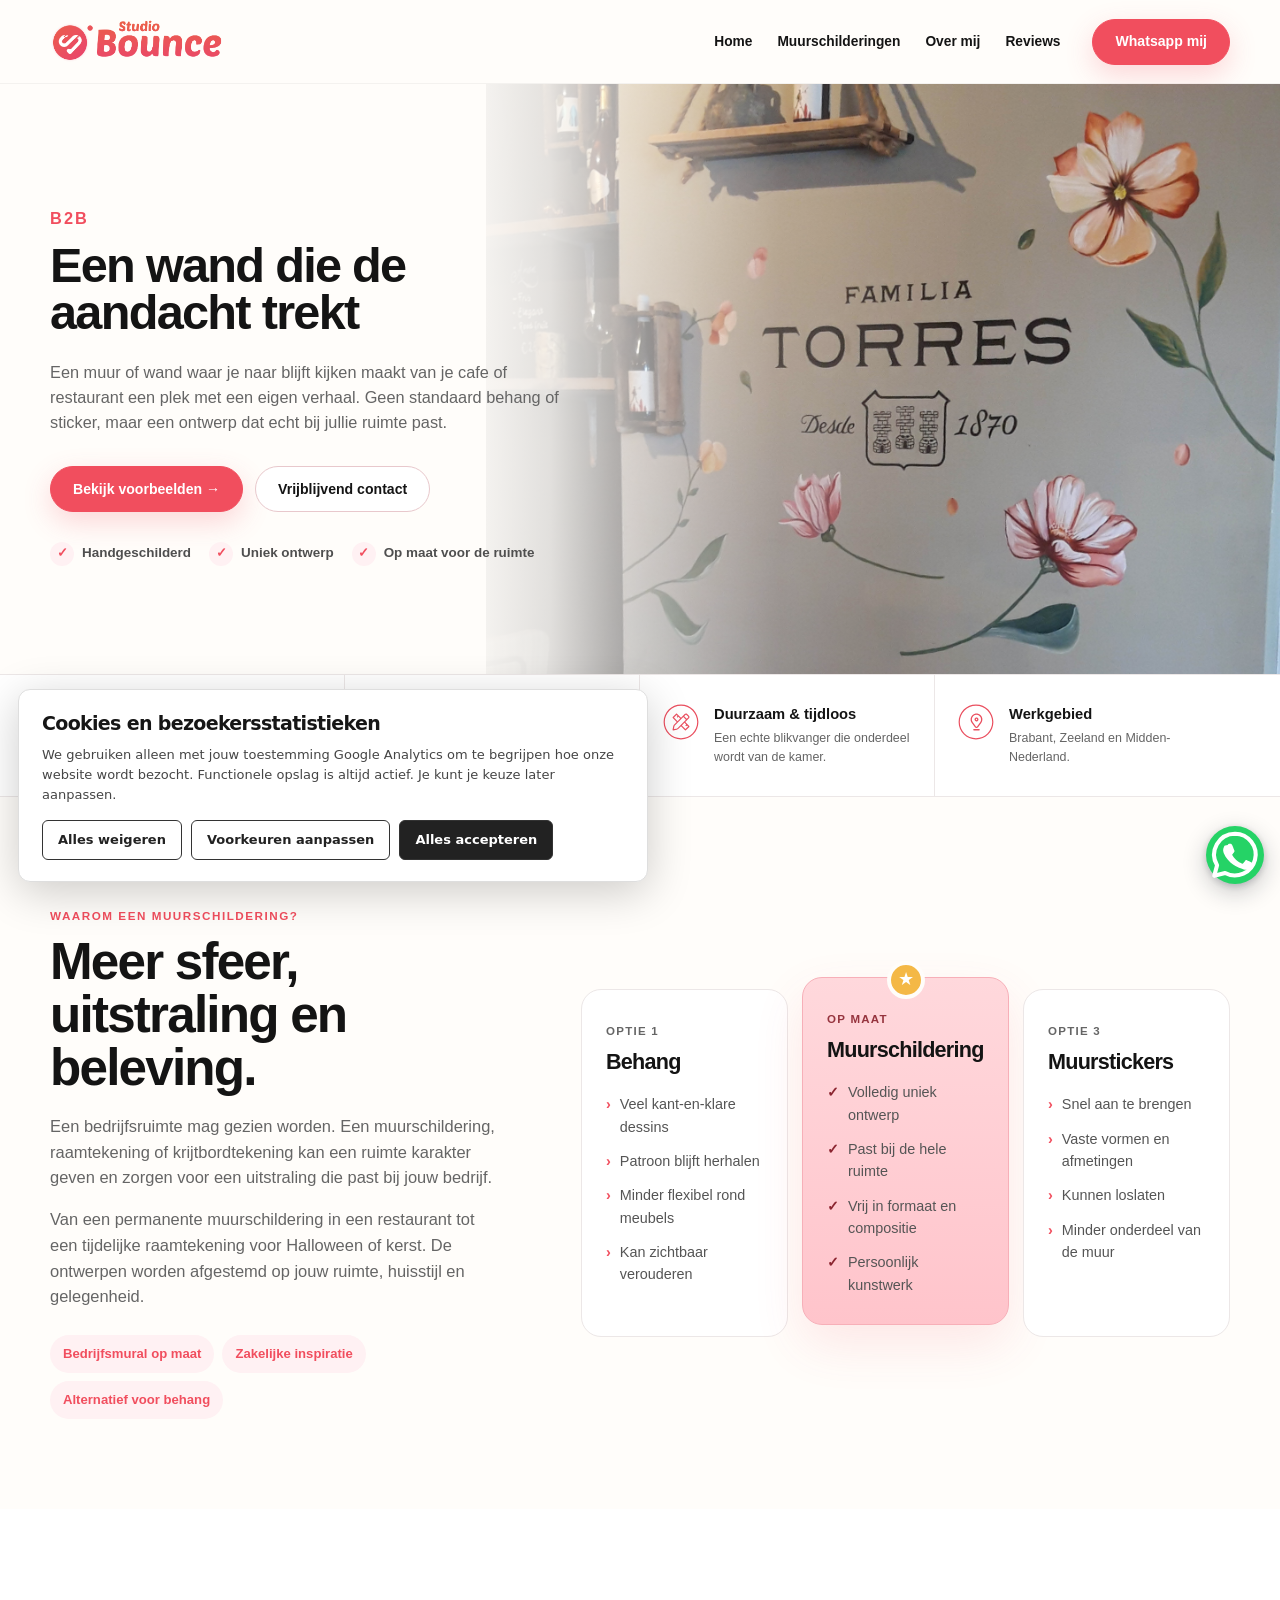
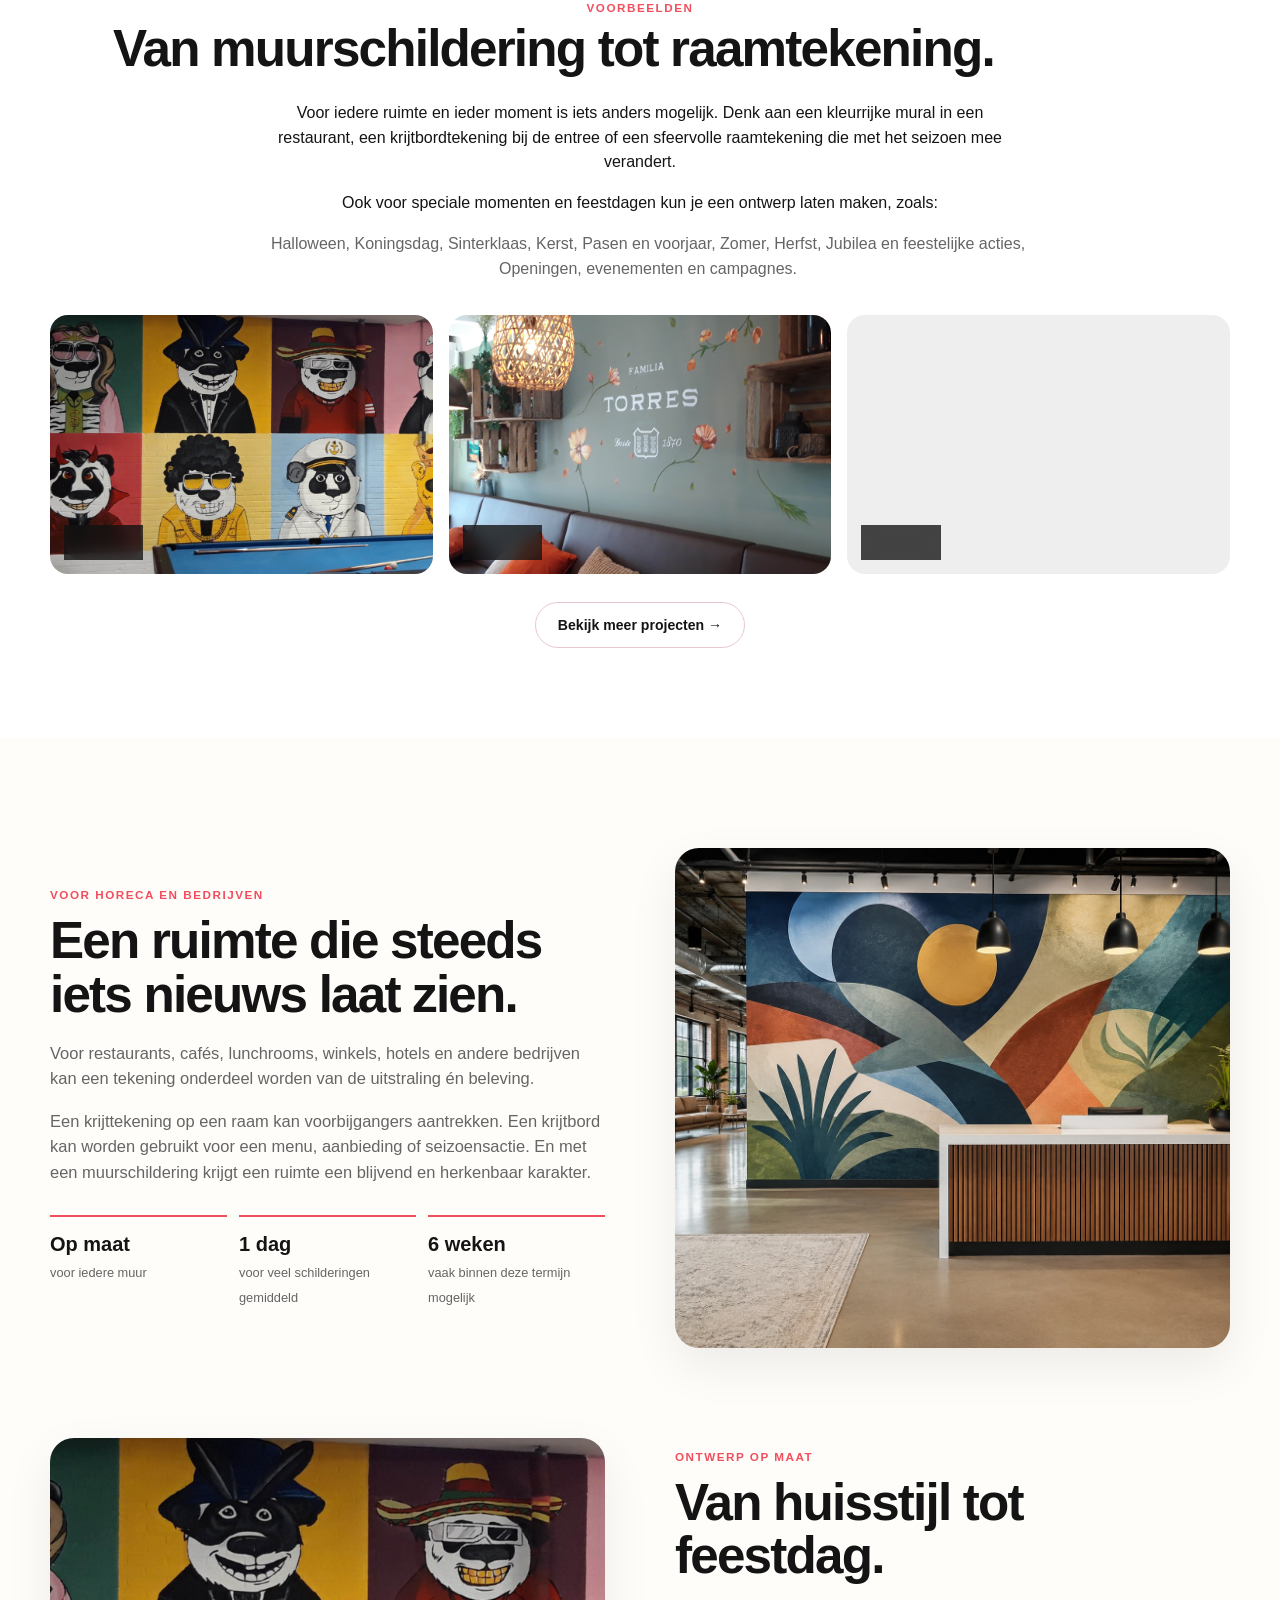
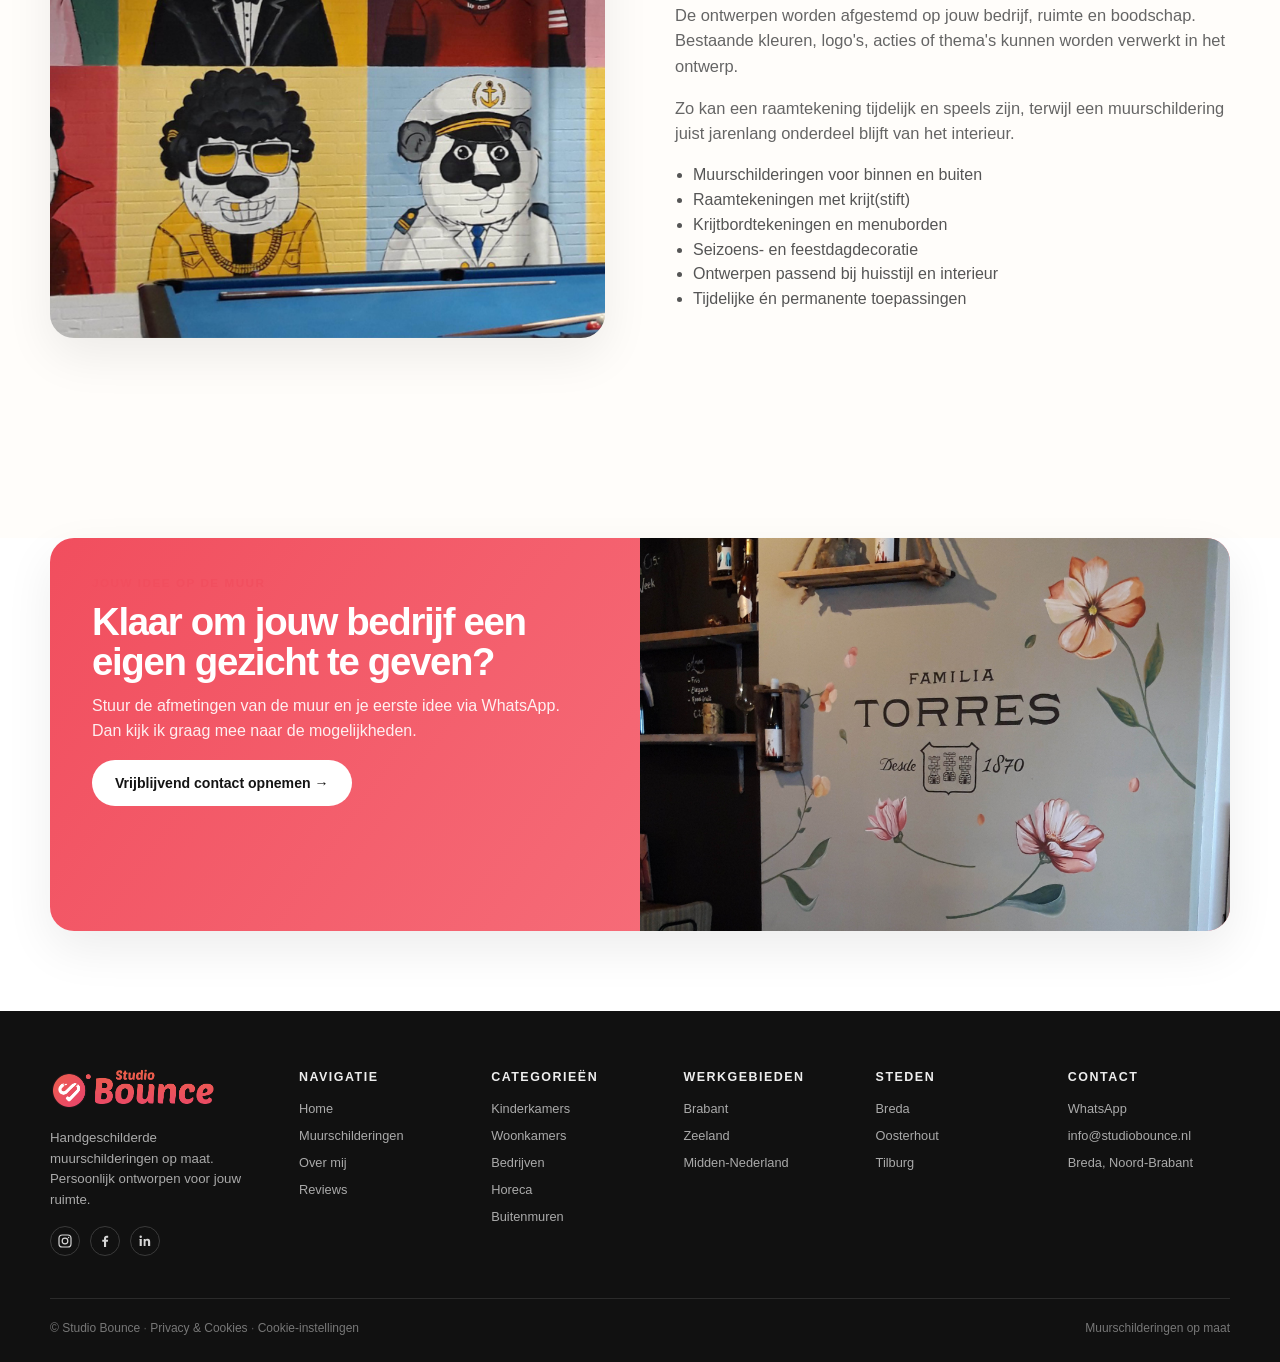
<file: bedrijven/index.html>
<!DOCTYPE html>
<html lang="nl"><head>
  <!-- SiteEdit Counter.dev: begin -->
  <script async src="https://cdn.counter.dev/script.js" data-id="cee1f6a6-7c52-46c7-933c-d70c8f263736" data-utcoffset="1"></script>
  <!-- SiteEdit Counter.dev: end -->
  <!-- SiteEdit Analytics: begin -->
  <link rel="stylesheet" href="../css/siteedit-analytics.css">
  <script defer src="../js/siteedit-analytics-config.js"></script>
  <script defer src="../js/siteedit-analytics.js"></script>
  <!-- SiteEdit Analytics: end -->
<link rel="icon" href="../favicon.ico" sizes="any">
<link rel="icon" type="image/png" sizes="32x32" href="../assets/favicons/favicon-32x32.png">
<link rel="icon" type="image/png" sizes="16x16" href="../assets/favicons/favicon-16x16.png">
<link rel="apple-touch-icon" sizes="180x180" href="../assets/favicons/apple-touch-icon.png">

<meta charset="utf-8">
<meta content="width=device-width, initial-scale=1" name="viewport">
<meta content="#f14e5e" name="theme-color">
<meta content="Een muurschildering voor je bedrijf laten maken? Studio Bounce ontwerpt en schildert murals op maat voor kantoren, winkels, ontvangstruimtes en andere bedrijfsruimtes." name="description">
<meta content="index,follow,max-image-preview:large" name="robots">
<title>Muurschildering voor Bedrijven op Maat | Studio Bounce</title>
<meta content="Muurschildering voor Bedrijven op Maat | Studio Bounce" property="og:title">
<meta content="Een handgeschilderde mural op maat die je merk, ruimte en sfeer versterkt." property="og:description">
<meta content="website" property="og:type">
<script type="application/ld+json">
  {
    "@context":"https://schema.org",
    "@type":"Service",
    "name":"Muurschildering voor bedrijven op maat",
    "serviceType":"Muurschildering bedrijf",
    "provider":{"@type":"LocalBusiness","name":"Studio Bounce"},
    "areaServed":["Brabant","Zeeland","Midden-Nederland"],
    "description":"Persoonlijke, handgeschilderde muurschilderingen voor bedrijven, winkels en werkruimtes."
  }
  </script>
<link href="css/bedrijven.css" rel="stylesheet"><link href="../css/site-system.css" rel="stylesheet"><style data-siteedit-site-frame="1920">
/* SiteEdit desktop composition: content is capped at 1920px; top-level section backgrounds always bleed to the real browser edges. */
html{overflow-x:clip}body{max-width:1920px!important;margin-left:auto!important;margin-right:auto!important;overflow-x:visible!important}[data-siteedit-fullbleed="true"]{isolation:isolate}[data-siteedit-fullbleed="true"]::before{content:"";position:absolute;z-index:-1;pointer-events:none;top:0;bottom:0;left:50%;width:100vw;transform:translateX(-50%);background:inherit;border-radius:0}[data-siteedit-fullbleed-context="true"]{position:relative}[data-siteedit-hidden="true"]{display:none!important}[data-siteedit-drop-active="true"]{outline:3px solid #7255ff!important;outline-offset:4px!important}
</style><style data-siteedit-responsive="true">@media(max-width:800px){[data-siteedit-free="true"]{position:relative!important;left:auto!important;right:auto!important;top:auto!important;max-width:100%!important;margin:24px auto!important}[data-siteedit-offset-x],[data-siteedit-offset-y]{translate:none!important}}</style><style data-siteedit-breakpoint-style="true">@media (min-width:1025px){[data-siteedit-responsive-id="se-r-mu2i2siw-5j"][data-siteedit-responsive-id="se-r-mu2i2siw-5j"]{width:36px !important;height:36px !important;}[data-siteedit-responsive-id="se-r-mu2i2y14-5p"][data-siteedit-responsive-id="se-r-mu2i2y14-5p"]{width:36px !important;height:36px !important;}[data-siteedit-responsive-id="se-r-mu2i33gn-5v"][data-siteedit-responsive-id="se-r-mu2i33gn-5v"]{width:36px !important;height:36px !important;}[data-siteedit-responsive-id="se-r-mu2i38l3-63"][data-siteedit-responsive-id="se-r-mu2i38l3-63"]{width:36px !important;height:36px !important;}[data-siteedit-responsive-id="se-r-mu2i3f5g-64"][data-siteedit-responsive-id="se-r-mu2i3f5g-64"]{translate:-147px -5px !important;}[data-siteedit-responsive-id="se-r-mu41tb6i-6k"][data-siteedit-responsive-id="se-r-mu41tb6i-6k"]{text-align:center !important;width:760px !important;max-width:none !important;height:auto !important;min-width:0px !important;box-sizing:border-box !important;translate:8px !important;}[data-siteedit-responsive-id="se-r-mu2i4hvf-65"][data-siteedit-responsive-id="se-r-mu2i4hvf-65"]{object-position:59.6% 51.4% !important;}}</style><style data-siteedit-icon-helper="true">
svg[data-siteedit-icon]{overflow:visible!important;}
svg[data-siteedit-icon]:not([data-siteedit-icon-source="imported"])[data-siteedit-icon-fill-mode="none"] :is(path,rect,circle,ellipse,polygon,polyline,line){fill:none!important;}
svg[data-siteedit-icon]:not([data-siteedit-icon-source="imported"])[data-siteedit-icon-fill-mode="color"] :is(path,rect,circle,ellipse,polygon,polyline,line){fill:var(--siteedit-icon-fill,#000)!important;}
svg[data-siteedit-icon]:not([data-siteedit-icon-source="imported"])[data-siteedit-icon-stroke-mode="none"] :is(path,rect,circle,ellipse,polygon,polyline,line){stroke:none!important;}
svg[data-siteedit-icon]:not([data-siteedit-icon-source="imported"])[data-siteedit-icon-stroke-mode="color"] :is(path,rect,circle,ellipse,polygon,polyline,line){stroke:var(--siteedit-icon-stroke,currentColor)!important;}
svg[data-siteedit-icon]:not([data-siteedit-icon-source="imported"])[data-siteedit-icon-stroke-width] :is(path,rect,circle,ellipse,polygon,polyline,line){stroke-width:var(--siteedit-icon-stroke-width,1.8)!important;}
</style></head>
<body id="top" class="kinder-page bedrijven-page" data-whatsapp-message="Hoi! Ik heb interesse in een muurschildering voor mijn bedrijf en wil graag wat informatie.">
<header class="site-header" data-siteedit-fullbleed="true">
<div class="container header-inner">
<a aria-label="Studio Bounce home" class="brand" href="../index.html">
<img alt="Studio Bounce" src="../assets/images/studio-bounce-logo.png">
</a>
<button aria-expanded="false" aria-label="Menu openen" class="mobile-toggle" type="button">
<span></span><span></span><span></span>
</button>
<nav aria-label="Hoofdnavigatie" class="main-nav">
<a href="../index.html">Home</a>
<a href="../index.html#portfolio">Muurschilderingen</a>
<a href="../index.html#over">Over mij</a>
<a href="../index.html#reviews">Reviews</a>
<a class="btn btn-primary whatsapp-link nav-cta" href="https://wa.me/31657114682?text=Hoi!%20Ik%20heb%20interesse%20in%20een%20muurschildering%20voor%20mijn%20bedrijf%20en%20wil%20graag%20wat%20informatie." target="_blank" rel="noopener">Whatsapp mij</a>
</nav>
</div>
</header>
<main>
<section aria-labelledby="page-title" class="landing-hero" data-siteedit-fullbleed="true">
<div class="container landing-hero-grid">
<div class="landing-copy">
<p class="eyebrow">B2B</p>
<h1 id="page-title">Een wand die de aandacht trekt</h1>
<p>Een muur of wand waar je naar blijft kijken maakt van je cafe of restaurant een plek met een eigen verhaal. Geen standaard behang of sticker, maar een ontwerp dat echt bij jullie ruimte past. </p>
<div class="hero-actions">
<a class="btn btn-primary" href="#voorbeelden">Bekijk voorbeelden →</a>
<a class="btn btn-outline whatsapp-link" href="https://wa.me/31657114682?text=Hoi!%20Ik%20heb%20interesse%20in%20een%20muurschildering%20voor%20mijn%20bedrijf%20en%20wil%20graag%20wat%20informatie." target="_blank" rel="noopener">Vrijblijvend contact</a>
</div>
<div aria-label="Voordelen" class="hero-notes">
<span class="hero-note">Handgeschilderd</span>
<span class="hero-note">Uniek ontwerp</span>
<span class="hero-note">Op maat voor de ruimte</span>
</div>
</div>
<div class="hero-visual">
<img alt="Bedrijven muurschildering van Studio Bounce" decoding="async" fetchpriority="high" src="file:///Users/lindsay/Library/Application%20Support/SiteEdit/website-cache/Studio-Bounce-Breda--BounceWebsite/assets/siteedit/Woonkamer_Muurschilderingen-website24.jpg" data-category-image-index="0" data-category-source="bedrijven">
</div>
</div>
</section>
<div aria-label="Belangrijkste kenmerken" class="info-strip">
<div class="container info-grid">
<div class="info-item"><div class="info-icon" data-siteedit-icon-name="Tekengebied 1" style="color: inherit;"><svg xmlns="http://www.w3.org/2000/svg" id="Laag_1" data-name="Laag 1" viewBox="0 0 30 30" data-siteedit-icon="true" data-siteedit-icon-name="Tekengebied 1" data-siteedit-icon-source="imported" aria-hidden="true" focusable="false" preserveAspectRatio="xMidYMid meet" data-siteedit-icon-fill-mode="original" data-siteedit-icon-stroke-mode="original" style="overflow: visible !important; width: 1em; height: 1em;" data-siteedit-responsive-id="se-r-mu2i2siw-5j" data-siteedit-desktop-style="{&quot;width&quot;:&quot;36px&quot;,&quot;height&quot;:&quot;36px&quot;}">
  <defs>
    <style>
      .cls-1 {
        fill: #ea4f5f;
      }
    </style>
  </defs>
  <g>
    <path class="cls-1" d="M15.34,22.39h-1.5c-3.2-.57-5.72-3.14-6.23-6.34l.05-2.05c.51-3.29,3.01-5.82,6.36-6.31,4.16-.6,8.11,2.22,8.35,6.37.13,2.27-1.46,4.08-3.68,4.16l-1.79.06c-.53.02-.97.31-1.18.75s-.14.91.17,1.31c.27.41.33.77.24,1.36l-.79.69ZM18.76,17.34c1.49-.06,2.54-1.17,2.71-2.58.14-1.18-.19-2.33-.81-3.34-1.11-1.8-2.97-2.77-5.07-2.92-3.77-.26-6.92,2.51-7.09,6.21s2.67,6.75,6.39,6.8c.13,0,.42-.12.43-.23.05-.42-1.08-1.37-.32-2.73.38-.68,1.06-1.12,1.97-1.15l1.79-.07Z" data-siteedit-original-fill="rgb(234, 79, 95)" data-siteedit-original-stroke="none" data-siteedit-original-stroke-width="1px" style="fill: rgb(234, 79, 95) !important; stroke: none !important; stroke-width: 1px !important;"></path>
    <path class="cls-1" d="M10.73,15.54c.77-.21,1.44.27,1.59.92.15.69-.23,1.36-.94,1.55-.61.16-1.32-.21-1.52-.81-.22-.69.09-1.45.86-1.66ZM10.87,16.38c-.23.17-.27.51-.14.64s.45.2.56.1c.15-.12.23-.38.18-.52-.06-.17-.47-.32-.6-.22Z" data-siteedit-original-fill="rgb(234, 79, 95)" data-siteedit-original-stroke="none" data-siteedit-original-stroke-width="1px" style="fill: rgb(234, 79, 95) !important; stroke: none !important; stroke-width: 1px !important;"></path>
    <path class="cls-1" d="M13.14,9.43c.76-.06,1.31.53,1.37,1.16.07.74-.47,1.35-1.19,1.4-.66.04-1.27-.43-1.36-1.12s.38-1.37,1.18-1.43ZM13.04,10.34c-.23.11-.27.51-.15.63.11.11.42.19.55.13.16-.06.25-.45.17-.61-.06-.13-.39-.25-.57-.16Z" data-siteedit-original-fill="rgb(234, 79, 95)" data-siteedit-original-stroke="none" data-siteedit-original-stroke-width="1px" style="fill: rgb(234, 79, 95) !important; stroke: none !important; stroke-width: 1px !important;"></path>
    <path class="cls-1" d="M16.72,9.43c.76-.06,1.31.53,1.37,1.16.07.74-.47,1.35-1.19,1.4-.66.05-1.27-.43-1.36-1.12s.38-1.37,1.18-1.43ZM16.62,10.34c-.23.11-.27.51-.15.63.1.11.42.18.55.13.16-.07.25-.44.17-.61-.06-.13-.39-.24-.57-.16Z" data-siteedit-original-fill="rgb(234, 79, 95)" data-siteedit-original-stroke="none" data-siteedit-original-stroke-width="1px" style="fill: rgb(234, 79, 95) !important; stroke: none !important; stroke-width: 1px !important;"></path>
    <path class="cls-1" d="M10.27,12.09c.75-.23,1.42.22,1.61.89s-.2,1.36-.88,1.57c-.63.19-1.31-.15-1.55-.74-.27-.68.05-1.48.81-1.71ZM10.39,12.96c-.23.19-.16.6,0,.69.12.07.41.07.53-.01.13-.1.16-.45.08-.59-.07-.13-.47-.2-.61-.09Z" data-siteedit-original-fill="rgb(234, 79, 95)" data-siteedit-original-stroke="none" data-siteedit-original-stroke-width="1px" style="fill: rgb(234, 79, 95) !important; stroke: none !important; stroke-width: 1px !important;"></path>
    <path class="cls-1" d="M19.04,12.09c.76-.23,1.42.22,1.61.89.18.64-.2,1.35-.88,1.56-.63.2-1.31-.15-1.55-.74-.28-.67.05-1.48.81-1.71ZM19.18,12.94c-.2.13-.23.51-.09.66.12.12.45.15.59.04.13-.1.17-.45.08-.59-.08-.12-.46-.2-.58-.12Z" data-siteedit-original-fill="rgb(234, 79, 95)" data-siteedit-original-stroke="none" data-siteedit-original-stroke-width="1px" style="fill: rgb(234, 79, 95) !important; stroke: none !important; stroke-width: 1px !important;"></path>
  </g>
  <path class="cls-1" d="M15,1.5c7.44,0,13.5,6.06,13.5,13.5s-6.06,13.5-13.5,13.5S1.5,22.44,1.5,15,7.56,1.5,15,1.5M15,.5C6.99.5.5,6.99.5,15s6.49,14.5,14.5,14.5,14.5-6.49,14.5-14.5S23.01.5,15,.5h0Z" data-siteedit-original-fill="rgb(234, 79, 95)" data-siteedit-original-stroke="none" data-siteedit-original-stroke-width="1px" style="fill: rgb(234, 79, 95) !important; stroke: none !important; stroke-width: 1px !important;"></path>
</svg></div><div><strong>100% op maat</strong><span>Geen standaard print, maar een ontwerp voor jouw muur.</span></div></div>
<div class="info-item"><div class="info-icon" data-siteedit-icon-name="Tekengebied 3" style="color: inherit;"><svg xmlns="http://www.w3.org/2000/svg" id="Laag_1" data-name="Laag 1" viewBox="0 0 30 30" data-siteedit-icon="true" data-siteedit-icon-name="Tekengebied 3" data-siteedit-icon-source="imported" aria-hidden="true" focusable="false" preserveAspectRatio="xMidYMid meet" data-siteedit-icon-fill-mode="original" data-siteedit-icon-stroke-mode="original" style="overflow: visible !important; width: 1em; height: 1em;" data-siteedit-responsive-id="se-r-mu2i2y14-5p" data-siteedit-desktop-style="{&quot;width&quot;:&quot;36px&quot;,&quot;height&quot;:&quot;36px&quot;}">
  <defs>
    <style>
      .cls-1 {
        fill: #ea4f5f;
      }
    </style>
  </defs>
  <path class="cls-1" d="M22.01,12.28v1.3c-.36,1.85-1.76,3.29-3.24,4.51l-3.42,2.84c-.25.21-.62.03-.84-.15l-3.64-3.05c-.83-.69-1.54-1.47-2.13-2.36-.96-1.47-1.01-3.28-.07-4.75.74-1.16,1.98-1.73,3.32-1.64,1.23.08,2.32.8,3.03,1.99.92-1.55,2.47-2.29,4.18-1.9,1.46.33,2.56,1.63,2.8,3.21ZM20.42,14.76c.63-1.11.72-2.33.11-3.41-.75-1.34-2.46-1.69-3.71-.79s-1.14,2.34-1.84,2.26c-.66-.08-.53-1.37-1.76-2.26s-2.96-.54-3.71.79c-.61,1.08-.51,2.3.09,3.37.56.79,1.17,1.51,1.92,2.13l3.5,2.92,3.85-3.23c.6-.5,1.07-1.13,1.55-1.79Z" data-siteedit-original-fill="rgb(234, 79, 95)" data-siteedit-original-stroke="none" data-siteedit-original-stroke-width="1px" style="fill: rgb(234, 79, 95) !important; stroke: none !important; stroke-width: 1px !important;"></path>
  <path class="cls-1" d="M15.02,1.5c7.44,0,13.5,6.06,13.5,13.5s-6.06,13.5-13.5,13.5S1.52,22.44,1.52,15,7.58,1.5,15.02,1.5M15.02.5C7.01.5.52,6.99.52,15s6.49,14.5,14.5,14.5,14.5-6.49,14.5-14.5S23.03.5,15.02.5h0Z" data-siteedit-original-fill="rgb(234, 79, 95)" data-siteedit-original-stroke="none" data-siteedit-original-stroke-width="1px" style="fill: rgb(234, 79, 95) !important; stroke: none !important; stroke-width: 1px !important;"></path>
</svg></div><div><strong>Persoonlijk</strong><span>Afgestemd op kleuren, thema, kamer en wensen.</span></div></div>
<div class="info-item"><div class="info-icon" data-siteedit-icon-name="Tekengebied 2" style="color: inherit;"><svg xmlns="http://www.w3.org/2000/svg" id="Laag_1" data-name="Laag 1" viewBox="0 0 30 30" data-siteedit-icon="true" data-siteedit-icon-name="Tekengebied 2" data-siteedit-icon-source="imported" aria-hidden="true" focusable="false" preserveAspectRatio="xMidYMid meet" data-siteedit-icon-fill-mode="original" data-siteedit-icon-stroke-mode="original" style="overflow: visible !important; width: 1em; height: 1em;" data-siteedit-responsive-id="se-r-mu2i33gn-5v" data-siteedit-desktop-style="{&quot;width&quot;:&quot;36px&quot;,&quot;height&quot;:&quot;36px&quot;}">
  <defs>
    <style>
      .cls-1 {
        fill: #ea4f5f;
      }
    </style>
  </defs>
  <path class="cls-1" d="M18.32,21.88l-3.31-3.32-2.14,2.13c-.39.39-.87.67-1.4.82l-3.04.55c-.25.05-.53-.35-.48-.57l.56-2.95c.11-.41.32-.91.62-1.21l2.32-2.33-3.32-3.31c-.23-.23-.23-.6.01-.81l2.75-2.75c.14-.19.57-.25.74-.08l3.38,3.38,3.06-3.05c.59-.59,1.49-.57,2.1-.03l1.43,1.43c.59.6.64,1.55.03,2.17l-3.05,3.06,3.32,3.31c.19.19.19.52.05.75l-2.88,2.87c-.17.17-.58.12-.74-.04ZM20.97,11.16c.12-.12.05-.55-.07-.66l-1.39-1.39c-.2-.2-.6-.18-.8.02l-1.06,1.1,2.14,2.14,1.18-1.2ZM12.86,10.72l-.71.72-.71-.74.71-.71-.83-.84-2.16,2.14,2.99,2.99,2.15-2.15-1.44-1.42ZM11.19,20.54c.38-.14.76-.35,1.04-.63l6.85-6.85-2.15-2.14-7.29,7.29c-.22.9-.38,1.69-.57,2.68l2.11-.35ZM20.02,17.84l-.74.71-.7-.71.71-.73-1.42-1.42-2.15,2.14,2.98,3.01,2.15-2.15-.84-.84Z" data-siteedit-original-fill="rgb(234, 79, 95)" data-siteedit-original-stroke="none" data-siteedit-original-stroke-width="1px" style="fill: rgb(234, 79, 95) !important; stroke: none !important; stroke-width: 1px !important;"></path>
  <path class="cls-1" d="M15,1.5c7.44,0,13.5,6.06,13.5,13.5s-6.06,13.5-13.5,13.5S1.5,22.44,1.5,15,7.56,1.5,15,1.5M15,.5C6.99.5.5,6.99.5,15s6.49,14.5,14.5,14.5,14.5-6.49,14.5-14.5S23.01.5,15,.5h0Z" data-siteedit-original-fill="rgb(234, 79, 95)" data-siteedit-original-stroke="none" data-siteedit-original-stroke-width="1px" style="fill: rgb(234, 79, 95) !important; stroke: none !important; stroke-width: 1px !important;"></path>
</svg></div><div><strong>Duurzaam &amp; tijdloos</strong><span>Een echte blikvanger die onderdeel wordt van de kamer.</span></div></div>
<div class="info-item"><div class="info-icon" data-siteedit-icon-name="Tekengebied 4" style="color: inherit;"><svg xmlns="http://www.w3.org/2000/svg" id="Laag_1" data-name="Laag 1" viewBox="0 0 30 30" data-siteedit-icon="true" data-siteedit-icon-name="Tekengebied 4" data-siteedit-icon-source="imported" aria-hidden="true" focusable="false" preserveAspectRatio="xMidYMid meet" data-siteedit-icon-fill-mode="original" data-siteedit-icon-stroke-mode="original" style="overflow: visible !important; width: 1em; height: 1em;" data-siteedit-responsive-id="se-r-mu2i38l3-63" data-siteedit-desktop-style="{&quot;width&quot;:&quot;36px&quot;,&quot;height&quot;:&quot;36px&quot;}">
  <defs>
    <style>
      .cls-1 {
        fill: #ea4f5f;
      }
    </style>
  </defs>
  <path class="cls-1" d="M16.07,8.01c1.75.25,3.17,1.4,3.82,2.85.76,1.71.54,3.56-.53,5l-2.63,3.52c-.32.42-.88.67-1.37.65-.45-.01-.97-.26-1.26-.65l-2.59-3.46c-1.11-1.48-1.37-3.36-.54-5.15.66-1.42,2.1-2.52,3.8-2.77h1.3ZM15.87,18.68l2.6-3.48c1.23-1.64.94-3.9-.56-5.2s-3.71-1.24-5.14.1-1.61,3.55-.4,5.16l2.59,3.44c.22.29.66.29.9-.03Z" data-siteedit-original-fill="rgb(234, 79, 95)" data-siteedit-original-stroke="none" data-siteedit-original-stroke-width="1px" style="fill: rgb(234, 79, 95) !important; stroke: none !important; stroke-width: 1px !important;"></path>
  <path class="cls-1" d="M17.61,22h-4.4c-.26,0-.53-.28-.54-.5-.02-.29.23-.6.55-.6h4.4c.26,0,.53.28.54.5.02.28-.23.6-.54.6Z" data-siteedit-original-fill="rgb(234, 79, 95)" data-siteedit-original-stroke="none" data-siteedit-original-stroke-width="1px" style="fill: rgb(234, 79, 95) !important; stroke: none !important; stroke-width: 1px !important;"></path>
  <path class="cls-1" d="M14.98,11.32c.93-.26,1.78.32,2.01,1.14.25.87-.28,1.77-1.14,2.02s-1.71-.24-1.99-1.07.16-1.82,1.12-2.09ZM15.24,12.38c-.32.12-.45.49-.33.75.11.25.47.39.73.28s.38-.47.28-.73c-.08-.21-.44-.38-.68-.29Z" data-siteedit-original-fill="rgb(234, 79, 95)" data-siteedit-original-stroke="none" data-siteedit-original-stroke-width="1px" style="fill: rgb(234, 79, 95) !important; stroke: none !important; stroke-width: 1px !important;"></path>
  <path class="cls-1" d="M15,1.5c7.44,0,13.5,6.06,13.5,13.5s-6.06,13.5-13.5,13.5S1.5,22.44,1.5,15,7.56,1.5,15,1.5M15,.5C6.99.5.5,6.99.5,15s6.49,14.5,14.5,14.5,14.5-6.49,14.5-14.5S23.01.5,15,.5h0Z" data-siteedit-original-fill="rgb(234, 79, 95)" data-siteedit-original-stroke="none" data-siteedit-original-stroke-width="1px" style="fill: rgb(234, 79, 95) !important; stroke: none !important; stroke-width: 1px !important;"></path>
</svg></div><div><strong>Werkgebied</strong><span>Brabant, Zeeland en Midden-Nederland.</span></div></div>
</div>
</div>
<section class="intro" id="waarom" data-siteedit-fullbleed="true" data-siteedit-fullbleed-context="true">
<div class="container intro-grid">
<div class="intro-copy">
<p class="eyebrow">Waarom een muurschildering?</p>
<h2>Meer sfeer, uitstraling en beleving.</h2>
<p>Een bedrijfsruimte mag gezien worden. Een muurschildering, raamtekening of krijtbordtekening kan een ruimte karakter geven en zorgen voor een uitstraling die past bij jouw bedrijf.</p>
<p>Van een permanente muurschildering in een restaurant tot een tijdelijke raamtekening voor Halloween of kerst. De ontwerpen worden afgestemd op jouw ruimte, huisstijl en gelegenheid.</p>
<div aria-label="Gerelateerde onderwerpen" class="topic-links">
<a href="#mogelijkheden">Bedrijfsmural op maat</a>
<a href="#voorbeelden">Zakelijke inspiratie</a>
<a href="#vergelijking">Alternatief voor behang</a>
</div>
</div>
<div class="compare-grid" id="vergelijking">
<article class="compare-card">
<span class="compare-kicker">Optie 1</span><h3>Behang</h3>
<ul><li>Veel kant-en-klare dessins</li><li>Patroon blijft herhalen</li><li>Minder flexibel rond meubels</li><li>Kan zichtbaar verouderen</li></ul>
</article>
<article class="compare-card featured">
<div class="compare-star">★</div>
<span class="compare-kicker">Op maat</span><h3>Muurschildering</h3>
<ul><li>Volledig uniek ontwerp</li><li>Past bij de hele ruimte</li><li>Vrij in formaat en compositie</li><li>Persoonlijk kunstwerk</li></ul>
</article>
<article class="compare-card">
<span class="compare-kicker">Optie 3</span><h3>Muurstickers</h3>
<ul><li>Snel aan te brengen</li><li>Vaste vormen en afmetingen</li><li>Kunnen loslaten</li><li>Minder onderdeel van de muur</li></ul>
</article>
</div>
</div>
</section>
<section class="examples" id="voorbeelden" data-siteedit-fullbleed="true" data-siteedit-fullbleed-context="true">
<div class="container">
<div class="section-head">
<p class="eyebrow">Voorbeelden</p>
<h2 data-siteedit-responsive-id="se-r-mu2i3f5g-64" data-siteedit-desktop-style="{&quot;translate&quot;:&quot;-147px -5px&quot;}">Van muurschildering tot raamtekening.</h2>
<p>Voor iedere ruimte en ieder moment is iets anders mogelijk. Denk aan een kleurrijke mural in een restaurant, een krijtbordtekening bij de entree of een sfeervolle raamtekening die met het seizoen mee verandert.</p><p>Ook voor speciale momenten en feestdagen kun je een ontwerp laten maken, zoals:</p><p data-siteedit-responsive-id="se-r-mu41tb6i-6k" data-siteedit-desktop-style="{&quot;text-align&quot;:&quot;center&quot;,&quot;width&quot;:&quot;760px&quot;,&quot;max-width&quot;:&quot;none&quot;,&quot;height&quot;:&quot;auto&quot;,&quot;min-width&quot;:&quot;0px&quot;,&quot;box-sizing&quot;:&quot;border-box&quot;,&quot;translate&quot;:&quot;8px 0px&quot;}" data-siteedit-text-frame="true">Halloween,
Koningsdag,
Sinterklaas,
Kerst,
Pasen en voorjaar,
Zomer,
Herfst,
Jubilea en feestelijke acties,
Openingen, evenementen en campagnes.
</p>
</div>
<div class="example-grid" data-category-examples="bedrijven">
<article class="example-card"><img alt="Bedrijven muurschildering van Studio Bounce" decoding="async" loading="lazy" src="file:///Users/lindsay/Library/Application%20Support/SiteEdit/website-cache/Studio-Bounce-Breda--BounceWebsite/assets/siteedit/Bedrijven_Muurschilderingen-website2.jpg" data-category-image-index="1" data-category-source="bedrijven"><span class="example-label">Bedrijven</span></article>
<article class="example-card"><img alt="Bedrijven muurschildering van Studio Bounce" decoding="async" loading="lazy" src="file:///Users/lindsay/Library/Application%20Support/SiteEdit/website-cache/Studio-Bounce-Breda--BounceWebsite/assets/siteedit/Bedrijven_Muurschilderingen-website5.jpg" data-category-image-index="2" data-category-source="bedrijven"><span class="example-label">Bedrijven</span></article>
<article class="example-card"><img alt="Bedrijven muurschildering van Studio Bounce" decoding="async" loading="lazy" src="file:///Users/lindsay/Library/Application%20Support/SiteEdit/website-cache/Studio-Bounce-Breda--BounceWebsite/assets/siteedit/Bedrijven_Muurschilderingen-website7.jpg" data-category-image-index="3" data-category-source="bedrijven"><span class="example-label">Bedrijven</span></article>
</div>
<div class="center-actions"><a class="btn btn-outline" href="../index.html#portfolio">Bekijk meer projecten →</a></div>
</div>
</section>
<section class="story" id="mogelijkheden" data-siteedit-fullbleed="true" data-siteedit-fullbleed-context="true">
<div class="container">
<div class="story-grid">
<div class="story-copy">
<p class="eyebrow">Voor horeca en bedrijven</p>
<h2>Een ruimte die steeds iets nieuws laat zien.</h2>
<p>Voor restaurants, cafés, lunchrooms, winkels, hotels en andere bedrijven kan een tekening onderdeel worden van de uitstraling én beleving.</p>
<p>Een krijttekening op een raam kan voorbijgangers aantrekken. Een krijtbord kan worden gebruikt voor een menu, aanbieding of seizoensactie. En met een muurschildering krijgt een ruimte een blijvend en herkenbaar karakter.</p>
<div class="mini-stat-row">
<div class="mini-stat"><strong>Op maat</strong><span>voor iedere muur</span></div>
<div class="mini-stat"><strong>1 dag</strong><span>voor veel schilderingen gemiddeld</span></div>
<div class="mini-stat"><strong>6 weken</strong><span>vaak binnen deze termijn mogelijk</span></div>
</div>
</div>
<div class="story-media"><img alt="Studio Bounce werkt aan een muurschildering voor bedrijven" decoding="async" loading="lazy" src="../assets/siteedit/bedrijf-receptie-blauw.webp" data-category-image-index="4" data-category-source="bedrijven"></div>
</div>
<div class="story-grid reverse">
<div class="story-copy">
<p class="eyebrow">Ontwerp op maat</p>
<h2>Van huisstijl tot feestdag.</h2>
<p>De ontwerpen worden afgestemd op jouw bedrijf, ruimte en boodschap. Bestaande kleuren, logo's, acties of thema's kunnen worden verwerkt in het ontwerp.</p>
<p>Zo kan een raamtekening tijdelijk en speels zijn, terwijl een muurschildering juist jarenlang onderdeel blijft van het interieur.</p>
<ul>
<li>Muurschilderingen voor binnen en buiten</li>
<li>Raamtekeningen met krijt(stift)</li>
<li>Krijtbordtekeningen en menuborden</li>
<li>Seizoens- en feestdagdecoratie</li><li>Ontwerpen passend bij huisstijl en interieur</li><li>Tijdelijke én permanente toepassingen</li>
</ul>
</div>
<div class="story-media"><img alt="Muurschildering voor bedrijven" decoding="async" loading="lazy" src="../assets/siteedit/Bedrijven_Muurschilderingen-website5.jpg" data-category-image-index="5" data-category-source="bedrijven" data-siteedit-responsive-id="se-r-mu2i4hvf-65" data-siteedit-desktop-style="{&quot;object-position&quot;:&quot;59.6% 51.4%&quot;}"></div>
</div>
</div>
</section>
<section class="contact-banner" id="contact" data-siteedit-fullbleed="true" data-siteedit-fullbleed-context="true">
<div class="container">
<div class="contact-card">
<div class="contact-copy">
<p class="eyebrow" style="color:white;opacity:.78">Jouw idee op de muur</p>
<h2>Klaar om jouw bedrijf een eigen gezicht te geven?</h2>
<p>Stuur de afmetingen van de muur en je eerste idee via WhatsApp. Dan kijk ik graag mee naar de mogelijkheden.</p>
<a class="btn whatsapp-link" href="https://wa.me/31657114682?text=Hoi!%20Ik%20heb%20interesse%20in%20een%20muurschildering%20voor%20mijn%20bedrijf%20en%20wil%20graag%20wat%20informatie." target="_blank" rel="noopener">Vrijblijvend contact opnemen →</a>
</div>
<div class="contact-single-image"><img alt="Bedrijven muurschildering van Studio Bounce" decoding="async" loading="lazy" src="../assets/siteedit/Bedrijven_Muurschilderingen-website2.jpg" data-category-image-index="6" data-category-source="bedrijven"></div>
</div>
</div>
</section>
</main>
<footer class="site-footer" data-siteedit-fullbleed="true" data-siteedit-fullbleed-context="true">
<div class="container footer-grid">
<div class="footer-brand">
<img alt="Studio Bounce" src="../assets/images/studio-bounce-logo.png">
<p>Handgeschilderde muurschilderingen op maat. Persoonlijk ontworpen voor jouw ruimte.</p>
<div aria-label="Social media" class="socials">
<a aria-label="Instagram" href="https://www.instagram.com/studiobounce_breda/" target="_blank" rel="noopener noreferrer" title="Instagram">
<svg aria-hidden="true" viewBox="0 0 24 24" focusable="false"><rect x="3" y="3" width="18" height="18" rx="5"></rect><circle cx="12" cy="12" r="4.25"></circle><circle cx="17.35" cy="6.65" r="1.05" class="social-fill"></circle></svg>
</a>
<a aria-label="Facebook" href="https://www.facebook.com/lindsay.studiobounce" target="_blank" rel="noopener noreferrer" title="Facebook">
<svg aria-hidden="true" viewBox="0 0 24 24" focusable="false"><path class="social-fill" d="M13.65 21v-7.7h2.6l.4-3h-3V8.4c0-.87.24-1.46 1.5-1.46h1.6V4.25c-.28-.04-1.23-.12-2.34-.12-2.32 0-3.91 1.42-3.91 4.02v2.15H7.88v3h2.62V21h3.15z"></path></svg>
</a>
<a aria-label="LinkedIn" href="https://nl.linkedin.com/company/studio-bounce" target="_blank" rel="noopener noreferrer" title="LinkedIn">
<svg aria-hidden="true" viewBox="0 0 24 24" focusable="false"><rect class="social-fill" x="4" y="9" width="3.2" height="10.5" rx=".35"></rect><circle class="social-fill" cx="5.6" cy="5.6" r="1.8"></circle><path class="social-fill" d="M10 9h3v1.45h.04c.42-.8 1.44-1.65 2.96-1.65 3.17 0 3.75 2.08 3.75 4.8v5.9h-3.2v-5.23c0-1.25-.02-2.86-1.74-2.86-1.74 0-2.01 1.36-2.01 2.77v5.32H10V9z"></path></svg>
</a>
</div>
</div>
<div class="footer-col">
<h3>Navigatie</h3>
<a href="../index.html">Home</a>
<a href="../index.html#portfolio">Muurschilderingen</a>
<a href="../index.html#over">Over mij</a>
<a href="../index.html#reviews">Reviews</a>
</div>
<div class="footer-col">
<h3>Categorieën</h3>
<a href="../kinderkamer/index.html">Kinderkamers</a>
<a href="../woonkamers/index.html">Woonkamers</a>
<a href="../bedrijven/index.html">Bedrijven</a>
<a href="../horeca/index.html">Horeca</a>
<a href="../buitenmuren/index.html">Buitenmuren</a>
</div>
<div class="footer-col">
<h3>Werkgebieden</h3>
<a href="../muurschildering-brabant/index.html">Brabant</a>
<a href="../muurschildering-zeeland/index.html">Zeeland</a>
<a href="../muurschildering-midden-nederland/index.html">Midden-Nederland</a>
</div>
<div class="footer-col footer-cities-col">
<h3>Steden</h3>
<a href="../muurschildering-breda/index.html">Breda</a>
<a href="../muurschildering-oosterhout/index.html">Oosterhout</a>
<a href="../muurschildering-tilburg/index.html">Tilburg</a>
</div>
<div class="footer-col">
<h3>Contact</h3>
<a class="whatsapp-link" href="https://wa.me/31657114682?text=Hoi!%20Ik%20heb%20interesse%20in%20een%20muurschildering%20voor%20mijn%20bedrijf%20en%20wil%20graag%20wat%20informatie." target="_blank" rel="noopener">WhatsApp</a>
<a href="mailto:info@studiobounce.nl">info@studiobounce.nl</a>
<span>Breda, Noord-Brabant</span>
</div>
</div>
<div class="container footer-bottom">
<span>© Studio Bounce<!-- SiteEdit Privacy Link: begin --><span class="se-privacy-footer-separator"> · </span><a class="se-privacy-footer-link" href="../privacy-en-cookies.html">Privacy &amp; Cookies</a><!-- SiteEdit Privacy Link: end --></span>
<span>Muurschilderingen op maat</span>
</div>
</footer>
<script defer="" src="../js/site-nav.js"></script>
<script defer="" src="js/bedrijven.js"></script>

<a class="mobile-whatsapp-fab whatsapp-link" href="https://wa.me/31657114682?text=Hoi!%20Ik%20heb%20interesse%20in%20een%20muurschildering%20voor%20mijn%20bedrijf%20en%20wil%20graag%20wat%20informatie." target="_blank" rel="noopener" aria-label="Neem contact op via WhatsApp" title="WhatsApp">
  <svg viewBox="0 0 32 32" aria-hidden="true" focusable="false">
    <path d="M16 4.25a11.5 11.5 0 0 0-9.88 17.38L4.55 27.5l5.99-1.57A11.5 11.5 0 1 0 16 4.25Z" fill="none" stroke="currentColor" stroke-width="2.25" stroke-linecap="round" stroke-linejoin="round"></path>
    <path d="M12.02 10.45c.27-.61.56-.62.83-.63h.71c.23 0 .6.09.92.78.32.69 1.09 2.66 1.18 2.85.1.19.16.41.03.66-.13.25-.19.41-.38.63-.19.22-.4.48-.57.65-.19.19-.39.4-.17.78.22.38.98 1.61 2.1 2.61 1.44 1.28 2.66 1.68 3.04 1.87.38.19.6.16.82-.09.22-.25.95-1.1 1.2-1.48.25-.38.51-.32.85-.19.35.13 2.18 1.03 2.56 1.22.38.19.63.28.72.44.09.16.09.91-.22 1.78-.31.88-1.83 1.68-2.52 1.78-.64.09-1.46.13-2.36-.15-.54-.17-1.23-.4-2.12-.79-.37-.16-6.51-2.38-8.89-8.32-.67-1.68-.02-3.02.2-3.46.22-.44.48-.57.64-.57Z" fill="currentColor"></path>
  </svg>
</a>

<script defer="" src="../js/site-config.js?v=f78175a3"></script>
</body></html>
</file>
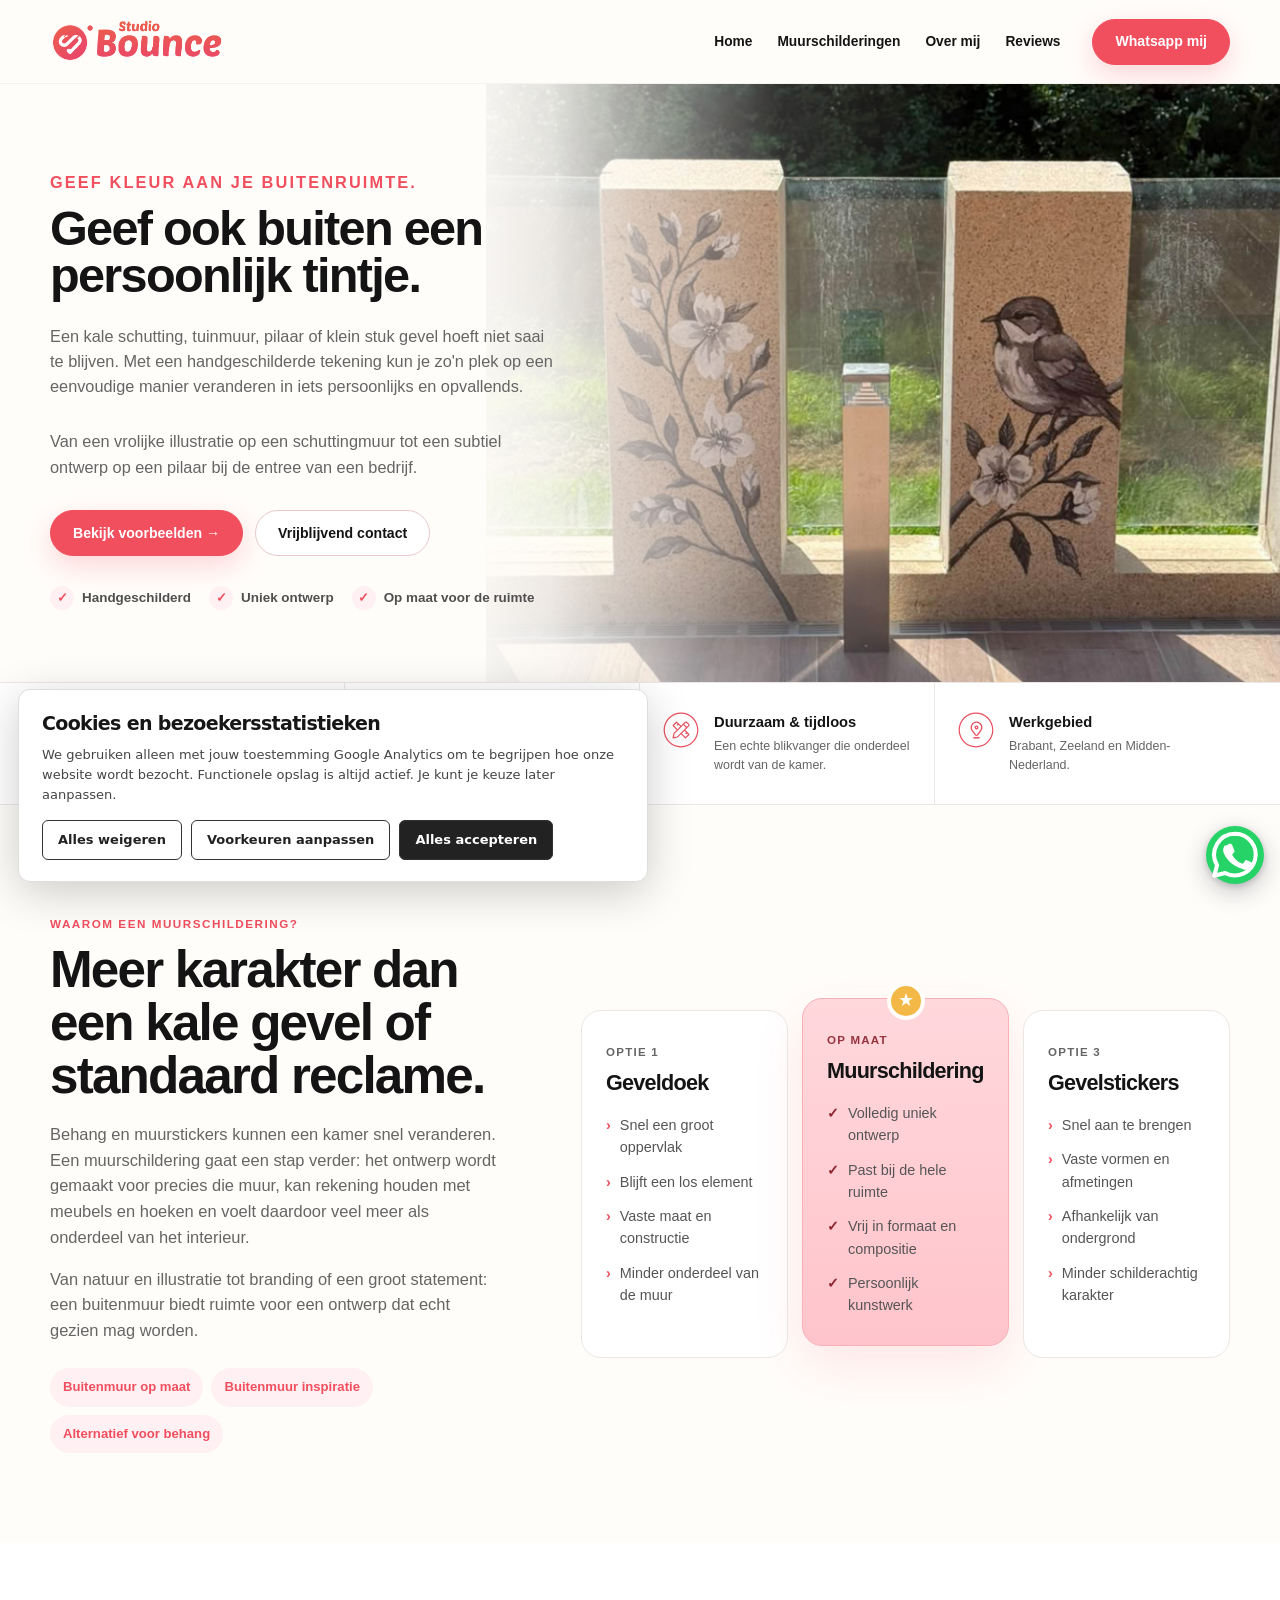
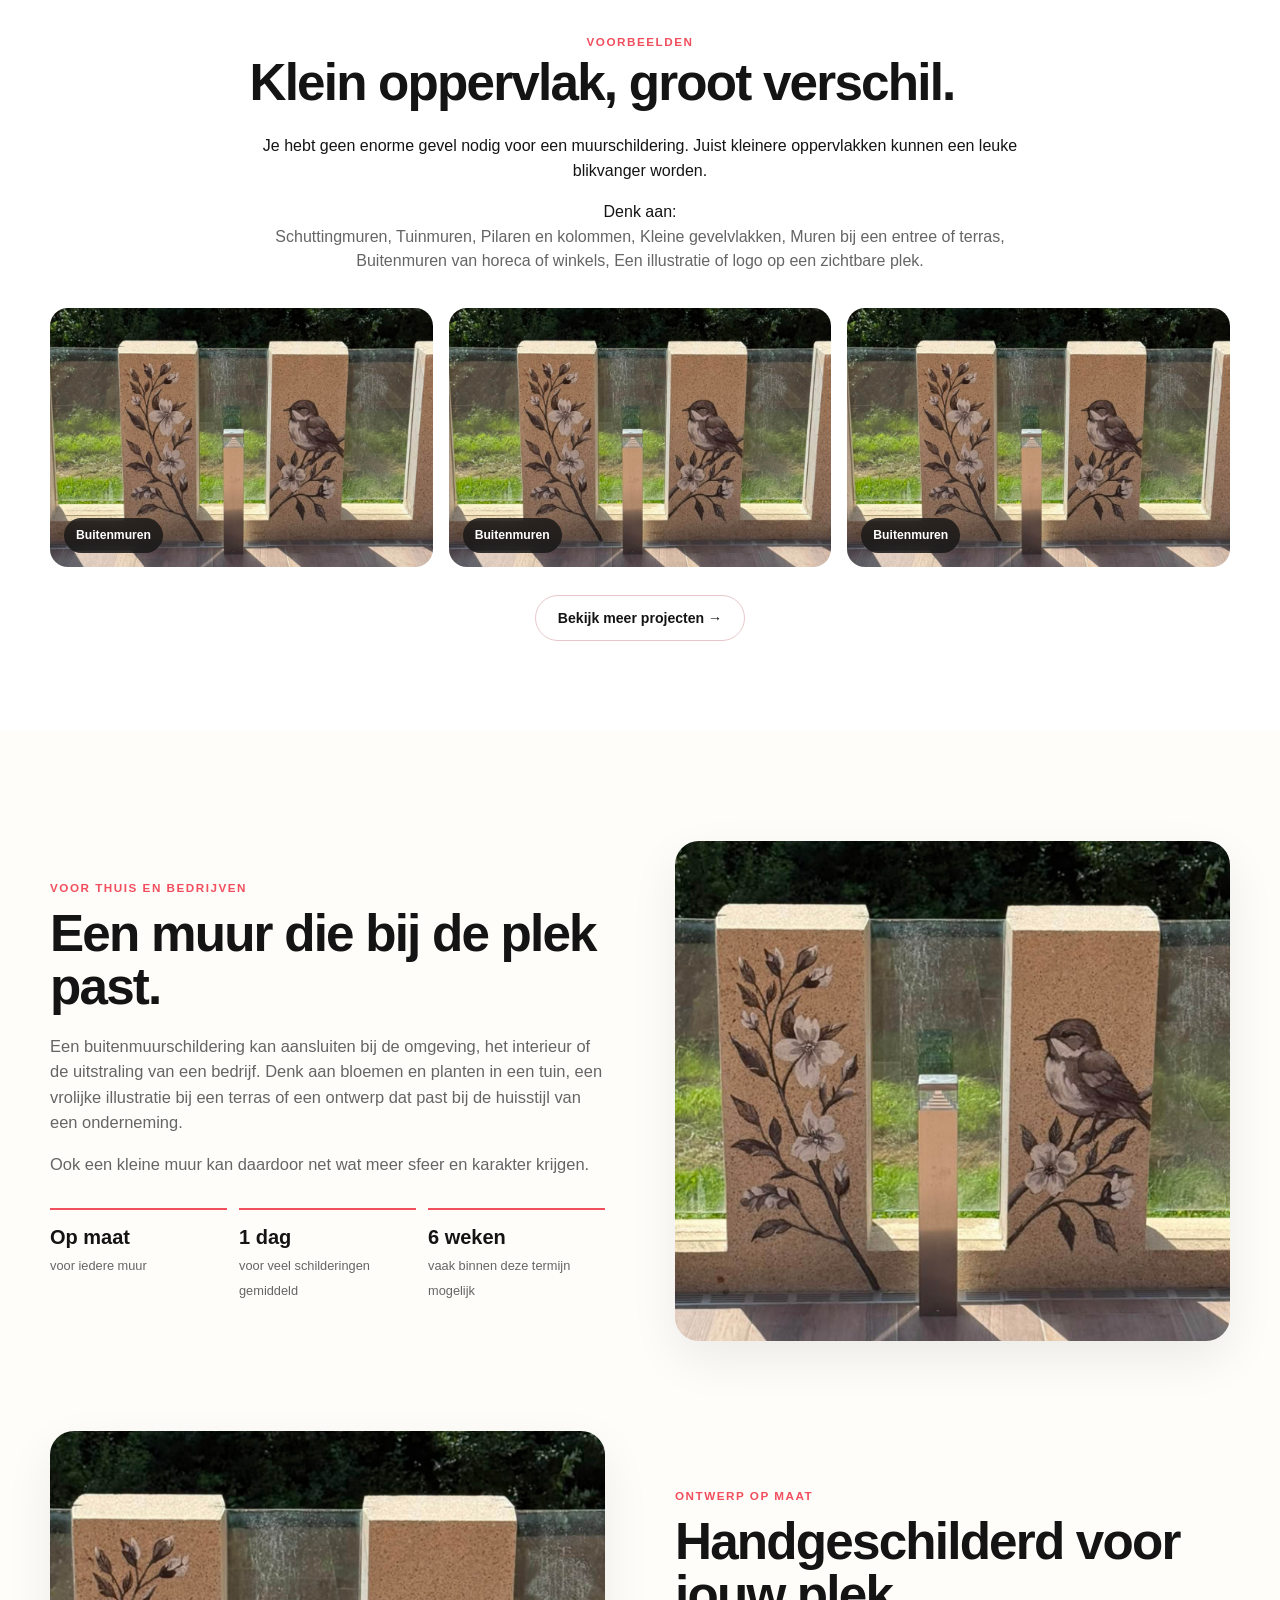
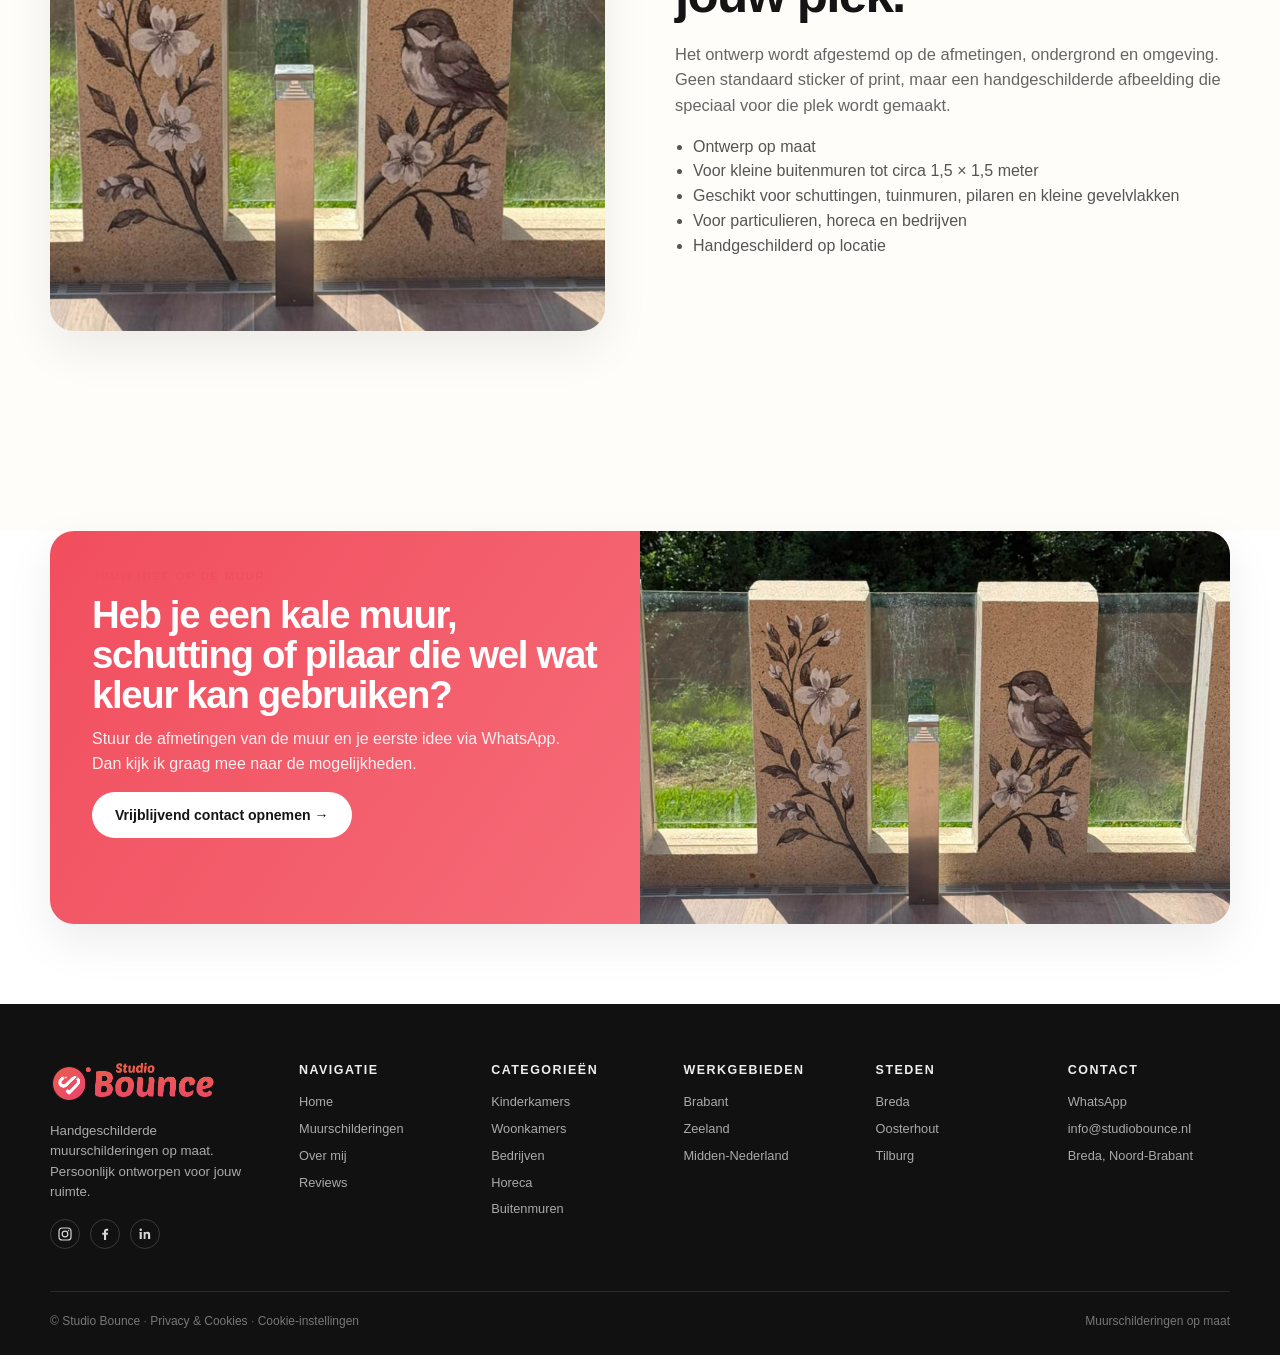
<file: buitenmuren/index.html>
<!DOCTYPE html>
<html lang="nl"><head>
  <!-- SiteEdit Counter.dev: begin -->
  <script async src="https://cdn.counter.dev/script.js" data-id="cee1f6a6-7c52-46c7-933c-d70c8f263736" data-utcoffset="1"></script>
  <!-- SiteEdit Counter.dev: end -->
  <!-- SiteEdit Analytics: begin -->
  <link rel="stylesheet" href="../css/siteedit-analytics.css">
  <script defer src="../js/siteedit-analytics-config.js"></script>
  <script defer src="../js/siteedit-analytics.js"></script>
  <!-- SiteEdit Analytics: end -->
<link rel="icon" href="../favicon.ico" sizes="any">
<link rel="icon" type="image/png" sizes="32x32" href="../assets/favicons/favicon-32x32.png">
<link rel="icon" type="image/png" sizes="16x16" href="../assets/favicons/favicon-16x16.png">
<link rel="apple-touch-icon" sizes="180x180" href="../assets/favicons/apple-touch-icon.png">

<meta charset="utf-8">
<meta content="width=device-width, initial-scale=1" name="viewport">
<meta content="#f14e5e" name="theme-color">
<meta content="Een buitenmuur laten beschilderen? Studio Bounce ontwerpt en schildert unieke buitenmurals op maat voor gevels, tuinen en andere buitenwanden." name="description">
<meta content="index,follow,max-image-preview:large" name="robots">
<title>Muurschildering Buitenmuur op Maat | Studio Bounce</title>
<meta content="Muurschildering Buitenmuur op Maat | Studio Bounce" property="og:title">
<meta content="Een handgeschilderde buitenmuur op maat die een gevel of buitenruimte karakter geeft." property="og:description">
<meta content="website" property="og:type">
<script type="application/ld+json">
  {
    "@context":"https://schema.org",
    "@type":"Service",
    "name":"Muurschildering buitenmuur op maat",
    "serviceType":"Muurschildering buitenmuur",
    "provider":{"@type":"LocalBusiness","name":"Studio Bounce"},
    "areaServed":["Brabant","Zeeland","Midden-Nederland"],
    "description":"Persoonlijke, handgeschilderde muurschilderingen voor buitenmuren, gevels en buitenruimtes."
  }
  </script>
<link href="css/buitenmuren.css" rel="stylesheet"><link href="../css/site-system.css" rel="stylesheet"><style data-siteedit-site-frame="1920">
/* SiteEdit desktop composition: content is capped at 1920px; top-level section backgrounds always bleed to the real browser edges. */
html{overflow-x:clip}body{max-width:1920px!important;margin-left:auto!important;margin-right:auto!important;overflow-x:visible!important}[data-siteedit-fullbleed="true"]{isolation:isolate}[data-siteedit-fullbleed="true"]::before{content:"";position:absolute;z-index:-1;pointer-events:none;top:0;bottom:0;left:50%;width:100vw;transform:translateX(-50%);background:inherit;border-radius:0}[data-siteedit-fullbleed-context="true"]{position:relative}[data-siteedit-hidden="true"]{display:none!important}[data-siteedit-drop-active="true"]{outline:3px solid #7255ff!important;outline-offset:4px!important}
</style><style data-siteedit-responsive="true">@media(max-width:800px){[data-siteedit-free="true"]{position:relative!important;left:auto!important;right:auto!important;top:auto!important;max-width:100%!important;margin:24px auto!important}[data-siteedit-offset-x],[data-siteedit-offset-y]{translate:none!important}}</style><style data-siteedit-breakpoint-style="true">@media (min-width:1025px){[data-siteedit-responsive-id="se-r-mu42a0ft-6j"][data-siteedit-responsive-id="se-r-mu42a0ft-6j"]{width:568px !important;max-width:none !important;height:auto !important;min-width:0px !important;box-sizing:border-box !important;translate:none !important;}[data-siteedit-responsive-id="se-r-mu2i2siw-5j"][data-siteedit-responsive-id="se-r-mu2i2siw-5j"]{width:36px !important;height:36px !important;}[data-siteedit-responsive-id="se-r-mu2i2y14-5p"][data-siteedit-responsive-id="se-r-mu2i2y14-5p"]{width:36px !important;height:36px !important;}[data-siteedit-responsive-id="se-r-mu2i33gn-5v"][data-siteedit-responsive-id="se-r-mu2i33gn-5v"]{width:36px !important;height:36px !important;}[data-siteedit-responsive-id="se-r-mu2i38l3-63"][data-siteedit-responsive-id="se-r-mu2i38l3-63"]{width:36px !important;height:36px !important;}[data-siteedit-responsive-id="se-r-mu2i3f5g-64"][data-siteedit-responsive-id="se-r-mu2i3f5g-64"]{translate:-38px -5px !important;}[data-siteedit-responsive-id="se-r-mu42c5qq-6n"][data-siteedit-responsive-id="se-r-mu42c5qq-6n"]{margin-bottom:0px !important;}[data-siteedit-responsive-id="se-r-mu2i4hvf-65"][data-siteedit-responsive-id="se-r-mu2i4hvf-65"]{object-position:59.6% 51.4% !important;}}</style><style data-siteedit-icon-helper="true">
svg[data-siteedit-icon]{overflow:visible!important;}
svg[data-siteedit-icon]:not([data-siteedit-icon-source="imported"])[data-siteedit-icon-fill-mode="none"] :is(path,rect,circle,ellipse,polygon,polyline,line){fill:none!important;}
svg[data-siteedit-icon]:not([data-siteedit-icon-source="imported"])[data-siteedit-icon-fill-mode="color"] :is(path,rect,circle,ellipse,polygon,polyline,line){fill:var(--siteedit-icon-fill,#000)!important;}
svg[data-siteedit-icon]:not([data-siteedit-icon-source="imported"])[data-siteedit-icon-stroke-mode="none"] :is(path,rect,circle,ellipse,polygon,polyline,line){stroke:none!important;}
svg[data-siteedit-icon]:not([data-siteedit-icon-source="imported"])[data-siteedit-icon-stroke-mode="color"] :is(path,rect,circle,ellipse,polygon,polyline,line){stroke:var(--siteedit-icon-stroke,currentColor)!important;}
svg[data-siteedit-icon]:not([data-siteedit-icon-source="imported"])[data-siteedit-icon-stroke-width] :is(path,rect,circle,ellipse,polygon,polyline,line){stroke-width:var(--siteedit-icon-stroke-width,1.8)!important;}
</style></head>
<body id="top" class="kinder-page buitenmuren-page" data-whatsapp-message="Hoi! Ik heb interesse in een muurschildering voor een buitenmuur en wil graag wat informatie.">
<header class="site-header" data-siteedit-fullbleed="true">
<div class="container header-inner">
<a aria-label="Studio Bounce home" class="brand" href="../index.html">
<img alt="Studio Bounce" src="../assets/images/studio-bounce-logo.png">
</a>
<button aria-expanded="false" aria-label="Menu openen" class="mobile-toggle" type="button">
<span></span><span></span><span></span>
</button>
<nav aria-label="Hoofdnavigatie" class="main-nav">
<a href="../index.html">Home</a>
<a href="../index.html#portfolio">Muurschilderingen</a>
<a href="../index.html#over">Over mij</a>
<a href="../index.html#reviews">Reviews</a>
<a class="btn btn-primary whatsapp-link nav-cta" href="https://wa.me/31657114682?text=Hoi!%20Ik%20heb%20interesse%20in%20een%20muurschildering%20voor%20een%20buitenmuur%20en%20wil%20graag%20wat%20informatie." target="_blank" rel="noopener">Whatsapp mij</a>
</nav>
</div>
</header>
<main>
<section aria-labelledby="page-title" class="landing-hero" data-siteedit-fullbleed="true">
<div class="container landing-hero-grid">
<div class="landing-copy">
<p class="eyebrow">Geef kleur aan je buitenruimte. </p>
<h1 id="page-title" data-siteedit-text-frame="true" data-siteedit-responsive-id="se-r-mu42a0ft-6j" data-siteedit-desktop-style="{&quot;width&quot;:&quot;568px&quot;,&quot;max-width&quot;:&quot;none&quot;,&quot;height&quot;:&quot;auto&quot;,&quot;min-width&quot;:&quot;0px&quot;,&quot;box-sizing&quot;:&quot;border-box&quot;,&quot;translate&quot;:&quot;none&quot;}">Geef ook buiten een persoonlijk tintje.</h1>
<p>Een kale schutting, tuinmuur, pilaar of klein stuk gevel hoeft niet saai te blijven. Met een handgeschilderde tekening kun je zo'n plek op een eenvoudige manier veranderen in iets persoonlijks en opvallends.</p><p>Van een vrolijke illustratie op een schuttingmuur tot een subtiel ontwerp op een pilaar bij de entree van een bedrijf.</p>
<div class="hero-actions">
<a class="btn btn-primary" href="#voorbeelden">Bekijk voorbeelden →</a>
<a class="btn btn-outline whatsapp-link" href="https://wa.me/31657114682?text=Hoi!%20Ik%20heb%20interesse%20in%20een%20muurschildering%20voor%20een%20buitenmuur%20en%20wil%20graag%20wat%20informatie." target="_blank" rel="noopener">Vrijblijvend contact</a>
</div>
<div aria-label="Voordelen" class="hero-notes">
<span class="hero-note">Handgeschilderd</span>
<span class="hero-note">Uniek ontwerp</span>
<span class="hero-note">Op maat voor de ruimte</span>
</div>
</div>
<div class="hero-visual">
<img alt="Buitenmuren muurschildering van Studio Bounce" decoding="async" fetchpriority="high" src="file:///Users/lindsay/Library/Application%20Support/SiteEdit/website-cache/Studio-Bounce-Breda--BounceWebsite/assets/siteedit/Buiten_Muurschilderingen-website4.jpg" data-category-image-index="0" data-category-source="buiten">
</div>
</div>
</section>
<div aria-label="Belangrijkste kenmerken" class="info-strip">
<div class="container info-grid">
<div class="info-item"><div class="info-icon" data-siteedit-icon-name="Tekengebied 1" style="color: inherit;"><svg xmlns="http://www.w3.org/2000/svg" id="Laag_1" data-name="Laag 1" viewBox="0 0 30 30" data-siteedit-icon="true" data-siteedit-icon-name="Tekengebied 1" data-siteedit-icon-source="imported" aria-hidden="true" focusable="false" preserveAspectRatio="xMidYMid meet" data-siteedit-icon-fill-mode="original" data-siteedit-icon-stroke-mode="original" style="overflow: visible !important; width: 1em; height: 1em;" data-siteedit-responsive-id="se-r-mu2i2siw-5j" data-siteedit-desktop-style="{&quot;width&quot;:&quot;36px&quot;,&quot;height&quot;:&quot;36px&quot;}">
  <defs>
    <style>
      .cls-1 {
        fill: #ea4f5f;
      }
    </style>
  </defs>
  <g>
    <path class="cls-1" d="M15.34,22.39h-1.5c-3.2-.57-5.72-3.14-6.23-6.34l.05-2.05c.51-3.29,3.01-5.82,6.36-6.31,4.16-.6,8.11,2.22,8.35,6.37.13,2.27-1.46,4.08-3.68,4.16l-1.79.06c-.53.02-.97.31-1.18.75s-.14.91.17,1.31c.27.41.33.77.24,1.36l-.79.69ZM18.76,17.34c1.49-.06,2.54-1.17,2.71-2.58.14-1.18-.19-2.33-.81-3.34-1.11-1.8-2.97-2.77-5.07-2.92-3.77-.26-6.92,2.51-7.09,6.21s2.67,6.75,6.39,6.8c.13,0,.42-.12.43-.23.05-.42-1.08-1.37-.32-2.73.38-.68,1.06-1.12,1.97-1.15l1.79-.07Z" data-siteedit-original-fill="rgb(234, 79, 95)" data-siteedit-original-stroke="none" data-siteedit-original-stroke-width="1px" style="fill: rgb(234, 79, 95) !important; stroke: none !important; stroke-width: 1px !important;"></path>
    <path class="cls-1" d="M10.73,15.54c.77-.21,1.44.27,1.59.92.15.69-.23,1.36-.94,1.55-.61.16-1.32-.21-1.52-.81-.22-.69.09-1.45.86-1.66ZM10.87,16.38c-.23.17-.27.51-.14.64s.45.2.56.1c.15-.12.23-.38.18-.52-.06-.17-.47-.32-.6-.22Z" data-siteedit-original-fill="rgb(234, 79, 95)" data-siteedit-original-stroke="none" data-siteedit-original-stroke-width="1px" style="fill: rgb(234, 79, 95) !important; stroke: none !important; stroke-width: 1px !important;"></path>
    <path class="cls-1" d="M13.14,9.43c.76-.06,1.31.53,1.37,1.16.07.74-.47,1.35-1.19,1.4-.66.04-1.27-.43-1.36-1.12s.38-1.37,1.18-1.43ZM13.04,10.34c-.23.11-.27.51-.15.63.11.11.42.19.55.13.16-.06.25-.45.17-.61-.06-.13-.39-.25-.57-.16Z" data-siteedit-original-fill="rgb(234, 79, 95)" data-siteedit-original-stroke="none" data-siteedit-original-stroke-width="1px" style="fill: rgb(234, 79, 95) !important; stroke: none !important; stroke-width: 1px !important;"></path>
    <path class="cls-1" d="M16.72,9.43c.76-.06,1.31.53,1.37,1.16.07.74-.47,1.35-1.19,1.4-.66.05-1.27-.43-1.36-1.12s.38-1.37,1.18-1.43ZM16.62,10.34c-.23.11-.27.51-.15.63.1.11.42.18.55.13.16-.07.25-.44.17-.61-.06-.13-.39-.24-.57-.16Z" data-siteedit-original-fill="rgb(234, 79, 95)" data-siteedit-original-stroke="none" data-siteedit-original-stroke-width="1px" style="fill: rgb(234, 79, 95) !important; stroke: none !important; stroke-width: 1px !important;"></path>
    <path class="cls-1" d="M10.27,12.09c.75-.23,1.42.22,1.61.89s-.2,1.36-.88,1.57c-.63.19-1.31-.15-1.55-.74-.27-.68.05-1.48.81-1.71ZM10.39,12.96c-.23.19-.16.6,0,.69.12.07.41.07.53-.01.13-.1.16-.45.08-.59-.07-.13-.47-.2-.61-.09Z" data-siteedit-original-fill="rgb(234, 79, 95)" data-siteedit-original-stroke="none" data-siteedit-original-stroke-width="1px" style="fill: rgb(234, 79, 95) !important; stroke: none !important; stroke-width: 1px !important;"></path>
    <path class="cls-1" d="M19.04,12.09c.76-.23,1.42.22,1.61.89.18.64-.2,1.35-.88,1.56-.63.2-1.31-.15-1.55-.74-.28-.67.05-1.48.81-1.71ZM19.18,12.94c-.2.13-.23.51-.09.66.12.12.45.15.59.04.13-.1.17-.45.08-.59-.08-.12-.46-.2-.58-.12Z" data-siteedit-original-fill="rgb(234, 79, 95)" data-siteedit-original-stroke="none" data-siteedit-original-stroke-width="1px" style="fill: rgb(234, 79, 95) !important; stroke: none !important; stroke-width: 1px !important;"></path>
  </g>
  <path class="cls-1" d="M15,1.5c7.44,0,13.5,6.06,13.5,13.5s-6.06,13.5-13.5,13.5S1.5,22.44,1.5,15,7.56,1.5,15,1.5M15,.5C6.99.5.5,6.99.5,15s6.49,14.5,14.5,14.5,14.5-6.49,14.5-14.5S23.01.5,15,.5h0Z" data-siteedit-original-fill="rgb(234, 79, 95)" data-siteedit-original-stroke="none" data-siteedit-original-stroke-width="1px" style="fill: rgb(234, 79, 95) !important; stroke: none !important; stroke-width: 1px !important;"></path>
</svg></div><div><strong>100% op maat</strong><span>Geen standaard print, maar een ontwerp voor jouw muur.</span></div></div>
<div class="info-item"><div class="info-icon" data-siteedit-icon-name="Tekengebied 3" style="color: inherit;"><svg xmlns="http://www.w3.org/2000/svg" id="Laag_1" data-name="Laag 1" viewBox="0 0 30 30" data-siteedit-icon="true" data-siteedit-icon-name="Tekengebied 3" data-siteedit-icon-source="imported" aria-hidden="true" focusable="false" preserveAspectRatio="xMidYMid meet" data-siteedit-icon-fill-mode="original" data-siteedit-icon-stroke-mode="original" style="overflow: visible !important; width: 1em; height: 1em;" data-siteedit-responsive-id="se-r-mu2i2y14-5p" data-siteedit-desktop-style="{&quot;width&quot;:&quot;36px&quot;,&quot;height&quot;:&quot;36px&quot;}">
  <defs>
    <style>
      .cls-1 {
        fill: #ea4f5f;
      }
    </style>
  </defs>
  <path class="cls-1" d="M22.01,12.28v1.3c-.36,1.85-1.76,3.29-3.24,4.51l-3.42,2.84c-.25.21-.62.03-.84-.15l-3.64-3.05c-.83-.69-1.54-1.47-2.13-2.36-.96-1.47-1.01-3.28-.07-4.75.74-1.16,1.98-1.73,3.32-1.64,1.23.08,2.32.8,3.03,1.99.92-1.55,2.47-2.29,4.18-1.9,1.46.33,2.56,1.63,2.8,3.21ZM20.42,14.76c.63-1.11.72-2.33.11-3.41-.75-1.34-2.46-1.69-3.71-.79s-1.14,2.34-1.84,2.26c-.66-.08-.53-1.37-1.76-2.26s-2.96-.54-3.71.79c-.61,1.08-.51,2.3.09,3.37.56.79,1.17,1.51,1.92,2.13l3.5,2.92,3.85-3.23c.6-.5,1.07-1.13,1.55-1.79Z" data-siteedit-original-fill="rgb(234, 79, 95)" data-siteedit-original-stroke="none" data-siteedit-original-stroke-width="1px" style="fill: rgb(234, 79, 95) !important; stroke: none !important; stroke-width: 1px !important;"></path>
  <path class="cls-1" d="M15.02,1.5c7.44,0,13.5,6.06,13.5,13.5s-6.06,13.5-13.5,13.5S1.52,22.44,1.52,15,7.58,1.5,15.02,1.5M15.02.5C7.01.5.52,6.99.52,15s6.49,14.5,14.5,14.5,14.5-6.49,14.5-14.5S23.03.5,15.02.5h0Z" data-siteedit-original-fill="rgb(234, 79, 95)" data-siteedit-original-stroke="none" data-siteedit-original-stroke-width="1px" style="fill: rgb(234, 79, 95) !important; stroke: none !important; stroke-width: 1px !important;"></path>
</svg></div><div><strong>Persoonlijk</strong><span>Afgestemd op kleuren, thema, kamer en wensen.</span></div></div>
<div class="info-item"><div class="info-icon" data-siteedit-icon-name="Tekengebied 2" style="color: inherit;"><svg xmlns="http://www.w3.org/2000/svg" id="Laag_1" data-name="Laag 1" viewBox="0 0 30 30" data-siteedit-icon="true" data-siteedit-icon-name="Tekengebied 2" data-siteedit-icon-source="imported" aria-hidden="true" focusable="false" preserveAspectRatio="xMidYMid meet" data-siteedit-icon-fill-mode="original" data-siteedit-icon-stroke-mode="original" style="overflow: visible !important; width: 1em; height: 1em;" data-siteedit-responsive-id="se-r-mu2i33gn-5v" data-siteedit-desktop-style="{&quot;width&quot;:&quot;36px&quot;,&quot;height&quot;:&quot;36px&quot;}">
  <defs>
    <style>
      .cls-1 {
        fill: #ea4f5f;
      }
    </style>
  </defs>
  <path class="cls-1" d="M18.32,21.88l-3.31-3.32-2.14,2.13c-.39.39-.87.67-1.4.82l-3.04.55c-.25.05-.53-.35-.48-.57l.56-2.95c.11-.41.32-.91.62-1.21l2.32-2.33-3.32-3.31c-.23-.23-.23-.6.01-.81l2.75-2.75c.14-.19.57-.25.74-.08l3.38,3.38,3.06-3.05c.59-.59,1.49-.57,2.1-.03l1.43,1.43c.59.6.64,1.55.03,2.17l-3.05,3.06,3.32,3.31c.19.19.19.52.05.75l-2.88,2.87c-.17.17-.58.12-.74-.04ZM20.97,11.16c.12-.12.05-.55-.07-.66l-1.39-1.39c-.2-.2-.6-.18-.8.02l-1.06,1.1,2.14,2.14,1.18-1.2ZM12.86,10.72l-.71.72-.71-.74.71-.71-.83-.84-2.16,2.14,2.99,2.99,2.15-2.15-1.44-1.42ZM11.19,20.54c.38-.14.76-.35,1.04-.63l6.85-6.85-2.15-2.14-7.29,7.29c-.22.9-.38,1.69-.57,2.68l2.11-.35ZM20.02,17.84l-.74.71-.7-.71.71-.73-1.42-1.42-2.15,2.14,2.98,3.01,2.15-2.15-.84-.84Z" data-siteedit-original-fill="rgb(234, 79, 95)" data-siteedit-original-stroke="none" data-siteedit-original-stroke-width="1px" style="fill: rgb(234, 79, 95) !important; stroke: none !important; stroke-width: 1px !important;"></path>
  <path class="cls-1" d="M15,1.5c7.44,0,13.5,6.06,13.5,13.5s-6.06,13.5-13.5,13.5S1.5,22.44,1.5,15,7.56,1.5,15,1.5M15,.5C6.99.5.5,6.99.5,15s6.49,14.5,14.5,14.5,14.5-6.49,14.5-14.5S23.01.5,15,.5h0Z" data-siteedit-original-fill="rgb(234, 79, 95)" data-siteedit-original-stroke="none" data-siteedit-original-stroke-width="1px" style="fill: rgb(234, 79, 95) !important; stroke: none !important; stroke-width: 1px !important;"></path>
</svg></div><div><strong>Duurzaam &amp; tijdloos</strong><span>Een echte blikvanger die onderdeel wordt van de kamer.</span></div></div>
<div class="info-item"><div class="info-icon" data-siteedit-icon-name="Tekengebied 4" style="color: inherit;"><svg xmlns="http://www.w3.org/2000/svg" id="Laag_1" data-name="Laag 1" viewBox="0 0 30 30" data-siteedit-icon="true" data-siteedit-icon-name="Tekengebied 4" data-siteedit-icon-source="imported" aria-hidden="true" focusable="false" preserveAspectRatio="xMidYMid meet" data-siteedit-icon-fill-mode="original" data-siteedit-icon-stroke-mode="original" style="overflow: visible !important; width: 1em; height: 1em;" data-siteedit-responsive-id="se-r-mu2i38l3-63" data-siteedit-desktop-style="{&quot;width&quot;:&quot;36px&quot;,&quot;height&quot;:&quot;36px&quot;}">
  <defs>
    <style>
      .cls-1 {
        fill: #ea4f5f;
      }
    </style>
  </defs>
  <path class="cls-1" d="M16.07,8.01c1.75.25,3.17,1.4,3.82,2.85.76,1.71.54,3.56-.53,5l-2.63,3.52c-.32.42-.88.67-1.37.65-.45-.01-.97-.26-1.26-.65l-2.59-3.46c-1.11-1.48-1.37-3.36-.54-5.15.66-1.42,2.1-2.52,3.8-2.77h1.3ZM15.87,18.68l2.6-3.48c1.23-1.64.94-3.9-.56-5.2s-3.71-1.24-5.14.1-1.61,3.55-.4,5.16l2.59,3.44c.22.29.66.29.9-.03Z" data-siteedit-original-fill="rgb(234, 79, 95)" data-siteedit-original-stroke="none" data-siteedit-original-stroke-width="1px" style="fill: rgb(234, 79, 95) !important; stroke: none !important; stroke-width: 1px !important;"></path>
  <path class="cls-1" d="M17.61,22h-4.4c-.26,0-.53-.28-.54-.5-.02-.29.23-.6.55-.6h4.4c.26,0,.53.28.54.5.02.28-.23.6-.54.6Z" data-siteedit-original-fill="rgb(234, 79, 95)" data-siteedit-original-stroke="none" data-siteedit-original-stroke-width="1px" style="fill: rgb(234, 79, 95) !important; stroke: none !important; stroke-width: 1px !important;"></path>
  <path class="cls-1" d="M14.98,11.32c.93-.26,1.78.32,2.01,1.14.25.87-.28,1.77-1.14,2.02s-1.71-.24-1.99-1.07.16-1.82,1.12-2.09ZM15.24,12.38c-.32.12-.45.49-.33.75.11.25.47.39.73.28s.38-.47.28-.73c-.08-.21-.44-.38-.68-.29Z" data-siteedit-original-fill="rgb(234, 79, 95)" data-siteedit-original-stroke="none" data-siteedit-original-stroke-width="1px" style="fill: rgb(234, 79, 95) !important; stroke: none !important; stroke-width: 1px !important;"></path>
  <path class="cls-1" d="M15,1.5c7.44,0,13.5,6.06,13.5,13.5s-6.06,13.5-13.5,13.5S1.5,22.44,1.5,15,7.56,1.5,15,1.5M15,.5C6.99.5.5,6.99.5,15s6.49,14.5,14.5,14.5,14.5-6.49,14.5-14.5S23.01.5,15,.5h0Z" data-siteedit-original-fill="rgb(234, 79, 95)" data-siteedit-original-stroke="none" data-siteedit-original-stroke-width="1px" style="fill: rgb(234, 79, 95) !important; stroke: none !important; stroke-width: 1px !important;"></path>
</svg></div><div><strong>Werkgebied</strong><span>Brabant, Zeeland en Midden-Nederland.</span></div></div>
</div>
</div>
<section class="intro" id="waarom" data-siteedit-fullbleed="true" data-siteedit-fullbleed-context="true">
<div class="container intro-grid">
<div class="intro-copy">
<p class="eyebrow">Waarom een muurschildering?</p>
<h2>Meer karakter dan een kale gevel of standaard reclame.</h2>
<p>Behang en muurstickers kunnen een kamer snel veranderen. Een muurschildering gaat een stap verder: het ontwerp wordt gemaakt voor precies die muur, kan rekening houden met meubels en hoeken en voelt daardoor veel meer als onderdeel van het interieur.</p>
<p>Van natuur en illustratie tot branding of een groot statement: een buitenmuur biedt ruimte voor een ontwerp dat echt gezien mag worden.</p>
<div aria-label="Gerelateerde onderwerpen" class="topic-links">
<a href="#mogelijkheden">Buitenmuur op maat</a>
<a href="#voorbeelden">Buitenmuur inspiratie</a>
<a href="#vergelijking">Alternatief voor behang</a>
</div>
</div>
<div class="compare-grid" id="vergelijking">
<article class="compare-card">
<span class="compare-kicker">Optie 1</span><h3>Geveldoek</h3>
<ul><li>Snel een groot oppervlak</li><li>Blijft een los element</li><li>Vaste maat en constructie</li><li>Minder onderdeel van de muur</li></ul>
</article>
<article class="compare-card featured">
<div class="compare-star">★</div>
<span class="compare-kicker">Op maat</span><h3>Muurschildering</h3>
<ul><li>Volledig uniek ontwerp</li><li>Past bij de hele ruimte</li><li>Vrij in formaat en compositie</li><li>Persoonlijk kunstwerk</li></ul>
</article>
<article class="compare-card">
<span class="compare-kicker">Optie 3</span><h3>Gevelstickers</h3>
<ul><li>Snel aan te brengen</li><li>Vaste vormen en afmetingen</li><li>Afhankelijk van ondergrond</li><li>Minder schilderachtig karakter</li></ul>
</article>
</div>
</div>
</section>
<section class="examples" id="voorbeelden" data-siteedit-fullbleed="true" data-siteedit-fullbleed-context="true">
<div class="container">
<div class="section-head">
<p class="eyebrow">Voorbeelden</p>
<h2 data-siteedit-responsive-id="se-r-mu2i3f5g-64" data-siteedit-desktop-style="{&quot;translate&quot;:&quot;-38px -5px&quot;}">Klein oppervlak, groot verschil.</h2>
<p data-siteedit-responsive-id="se-r-mu42axtt-6k">Je hebt geen enorme gevel nodig voor een muurschildering. Juist kleinere oppervlakken kunnen een leuke blikvanger worden.</p><p data-siteedit-responsive-id="se-r-mu42c5qq-6n" data-siteedit-desktop-style="{&quot;margin-bottom&quot;:&quot;0px&quot;}">Denk aan:</p><p>Schuttingmuren,
Tuinmuren,
Pilaren en kolommen,
Kleine gevelvlakken,
Muren bij een entree of terras,
Buitenmuren van horeca of winkels,
Een illustratie of logo op een zichtbare plek.
</p>
</div>
<div class="example-grid" data-category-examples="buiten">
<article class="example-card"><img alt="Buitenmuren muurschildering van Studio Bounce" decoding="async" loading="lazy" src="../assets/siteedit/Buiten_Muurschilderingen-website4.jpg" data-category-image-index="1" data-category-source="buiten"><span class="example-label">Buitenmuren</span></article>
<article class="example-card"><img alt="Buitenmuren muurschildering van Studio Bounce" decoding="async" loading="lazy" src="../assets/siteedit/Buiten_Muurschilderingen-website4.jpg" data-category-image-index="2" data-category-source="buiten"><span class="example-label">Buitenmuren</span></article>
<article class="example-card"><img alt="Buitenmuren muurschildering van Studio Bounce" decoding="async" loading="lazy" src="../assets/siteedit/Buiten_Muurschilderingen-website4.jpg" data-category-image-index="3" data-category-source="buiten"><span class="example-label">Buitenmuren</span></article>
</div>
<div class="center-actions"><a class="btn btn-outline" href="../index.html#portfolio">Bekijk meer projecten →</a></div>
</div>
</section>
<section class="story" id="mogelijkheden" data-siteedit-fullbleed="true" data-siteedit-fullbleed-context="true">
<div class="container">
<div class="story-grid">
<div class="story-copy">
<p class="eyebrow">Voor thuis en bedrijven</p>
<h2>Een muur die bij de plek past.</h2>
<p>Een buitenmuurschildering kan aansluiten bij de omgeving, het interieur of de uitstraling van een bedrijf. Denk aan bloemen en planten in een tuin, een vrolijke illustratie bij een terras of een ontwerp dat past bij de huisstijl van een onderneming.</p>
<p>Ook een kleine muur kan daardoor net wat meer sfeer en karakter krijgen.</p>
<div class="mini-stat-row">
<div class="mini-stat"><strong>Op maat</strong><span>voor iedere muur</span></div>
<div class="mini-stat"><strong>1 dag</strong><span>voor veel schilderingen gemiddeld</span></div>
<div class="mini-stat"><strong>6 weken</strong><span>vaak binnen deze termijn mogelijk</span></div>
</div>
</div>
<div class="story-media"><img alt="Studio Bounce werkt aan een muurschildering voor buitenmuren" decoding="async" loading="lazy" src="../assets/siteedit/Buiten_Muurschilderingen-website4.jpg" data-category-image-index="4" data-category-source="buiten"></div>
</div>
<div class="story-grid reverse">
<div class="story-copy">
<p class="eyebrow">Ontwerp op maat</p>
<h2>Handgeschilderd voor jouw plek.</h2>
<p>Het ontwerp wordt afgestemd op de afmetingen, ondergrond en omgeving. Geen standaard sticker of print, maar een handgeschilderde afbeelding die speciaal voor die plek wordt gemaakt.</p>

<ul>
<li>Ontwerp op maat</li>
<li>Voor kleine buitenmuren tot circa 1,5 × 1,5 meter</li><li>Geschikt voor schuttingen, tuinmuren, pilaren en kleine gevelvlakken</li>
<li>Voor particulieren, horeca en bedrijven</li>
<li>Handgeschilderd op locatie</li>
</ul>
</div>
<div class="story-media"><img alt="Muurschildering voor buitenmuren" decoding="async" loading="lazy" src="../assets/siteedit/Buiten_Muurschilderingen-website4.jpg" data-category-image-index="5" data-category-source="buiten" data-siteedit-responsive-id="se-r-mu2i4hvf-65" data-siteedit-desktop-style="{&quot;object-position&quot;:&quot;59.6% 51.4%&quot;}"></div>
</div>
</div>
</section>
<section class="contact-banner" id="contact" data-siteedit-fullbleed="true" data-siteedit-fullbleed-context="true">
<div class="container">
<div class="contact-card">
<div class="contact-copy">
<p class="eyebrow" style="color:white;opacity:.78">Jouw idee op de muur</p>
<h2>Heb je een kale muur, schutting of pilaar die wel wat kleur kan gebruiken?</h2>
<p>Stuur de afmetingen van de muur en je eerste idee via WhatsApp. Dan kijk ik graag mee naar de mogelijkheden.</p>
<a class="btn whatsapp-link" href="https://wa.me/31657114682?text=Hoi!%20Ik%20heb%20interesse%20in%20een%20muurschildering%20voor%20een%20buitenmuur%20en%20wil%20graag%20wat%20informatie." target="_blank" rel="noopener">Vrijblijvend contact opnemen →</a>
</div>
<div class="contact-single-image"><img alt="Buitenmuren muurschildering van Studio Bounce" decoding="async" loading="lazy" src="../assets/siteedit/Buiten_Muurschilderingen-website4.jpg" data-category-image-index="6" data-category-source="buiten"></div>
</div>
</div>
</section>
</main>
<footer class="site-footer" data-siteedit-fullbleed="true" data-siteedit-fullbleed-context="true">
<div class="container footer-grid">
<div class="footer-brand">
<img alt="Studio Bounce" src="../assets/images/studio-bounce-logo.png">
<p>Handgeschilderde muurschilderingen op maat. Persoonlijk ontworpen voor jouw ruimte.</p>
<div aria-label="Social media" class="socials">
<a aria-label="Instagram" href="https://www.instagram.com/studiobounce_breda/" target="_blank" rel="noopener noreferrer" title="Instagram">
<svg aria-hidden="true" viewBox="0 0 24 24" focusable="false"><rect x="3" y="3" width="18" height="18" rx="5"></rect><circle cx="12" cy="12" r="4.25"></circle><circle cx="17.35" cy="6.65" r="1.05" class="social-fill"></circle></svg>
</a>
<a aria-label="Facebook" href="https://www.facebook.com/lindsay.studiobounce" target="_blank" rel="noopener noreferrer" title="Facebook">
<svg aria-hidden="true" viewBox="0 0 24 24" focusable="false"><path class="social-fill" d="M13.65 21v-7.7h2.6l.4-3h-3V8.4c0-.87.24-1.46 1.5-1.46h1.6V4.25c-.28-.04-1.23-.12-2.34-.12-2.32 0-3.91 1.42-3.91 4.02v2.15H7.88v3h2.62V21h3.15z"></path></svg>
</a>
<a aria-label="LinkedIn" href="https://nl.linkedin.com/company/studio-bounce" target="_blank" rel="noopener noreferrer" title="LinkedIn">
<svg aria-hidden="true" viewBox="0 0 24 24" focusable="false"><rect class="social-fill" x="4" y="9" width="3.2" height="10.5" rx=".35"></rect><circle class="social-fill" cx="5.6" cy="5.6" r="1.8"></circle><path class="social-fill" d="M10 9h3v1.45h.04c.42-.8 1.44-1.65 2.96-1.65 3.17 0 3.75 2.08 3.75 4.8v5.9h-3.2v-5.23c0-1.25-.02-2.86-1.74-2.86-1.74 0-2.01 1.36-2.01 2.77v5.32H10V9z"></path></svg>
</a>
</div>
</div>
<div class="footer-col">
<h3>Navigatie</h3>
<a href="../index.html">Home</a>
<a href="../index.html#portfolio">Muurschilderingen</a>
<a href="../index.html#over">Over mij</a>
<a href="../index.html#reviews">Reviews</a>
</div>
<div class="footer-col">
<h3>Categorieën</h3>
<a href="../kinderkamer/index.html">Kinderkamers</a>
<a href="../woonkamers/index.html">Woonkamers</a>
<a href="../bedrijven/index.html">Bedrijven</a>
<a href="../horeca/index.html">Horeca</a>
<a href="../buitenmuren/index.html">Buitenmuren</a>
</div>
<div class="footer-col">
<h3>Werkgebieden</h3>
<a href="../muurschildering-brabant/index.html">Brabant</a>
<a href="../muurschildering-zeeland/index.html">Zeeland</a>
<a href="../muurschildering-midden-nederland/index.html">Midden-Nederland</a>
</div>
<div class="footer-col footer-cities-col">
<h3>Steden</h3>
<a href="../muurschildering-breda/index.html">Breda</a>
<a href="../muurschildering-oosterhout/index.html">Oosterhout</a>
<a href="../muurschildering-tilburg/index.html">Tilburg</a>
</div>
<div class="footer-col">
<h3>Contact</h3>
<a class="whatsapp-link" href="https://wa.me/31657114682?text=Hoi!%20Ik%20heb%20interesse%20in%20een%20muurschildering%20voor%20een%20buitenmuur%20en%20wil%20graag%20wat%20informatie." target="_blank" rel="noopener">WhatsApp</a>
<a href="mailto:info@studiobounce.nl">info@studiobounce.nl</a>
<span>Breda, Noord-Brabant</span>
</div>
</div>
<div class="container footer-bottom">
<span>© Studio Bounce<!-- SiteEdit Privacy Link: begin --><span class="se-privacy-footer-separator"> · </span><a class="se-privacy-footer-link" href="../privacy-en-cookies.html">Privacy &amp; Cookies</a><!-- SiteEdit Privacy Link: end --></span>
<span>Muurschilderingen op maat</span>
</div>
</footer>
<script defer="" src="../js/site-nav.js"></script>
<script defer="" src="js/buitenmuren.js"></script>

<a class="mobile-whatsapp-fab whatsapp-link" href="https://wa.me/31657114682?text=Hoi!%20Ik%20heb%20interesse%20in%20een%20muurschildering%20voor%20een%20buitenmuur%20en%20wil%20graag%20wat%20informatie." target="_blank" rel="noopener" aria-label="Neem contact op via WhatsApp" title="WhatsApp">
  <svg viewBox="0 0 32 32" aria-hidden="true" focusable="false">
    <path d="M16 4.25a11.5 11.5 0 0 0-9.88 17.38L4.55 27.5l5.99-1.57A11.5 11.5 0 1 0 16 4.25Z" fill="none" stroke="currentColor" stroke-width="2.25" stroke-linecap="round" stroke-linejoin="round"></path>
    <path d="M12.02 10.45c.27-.61.56-.62.83-.63h.71c.23 0 .6.09.92.78.32.69 1.09 2.66 1.18 2.85.1.19.16.41.03.66-.13.25-.19.41-.38.63-.19.22-.4.48-.57.65-.19.19-.39.4-.17.78.22.38.98 1.61 2.1 2.61 1.44 1.28 2.66 1.68 3.04 1.87.38.19.6.16.82-.09.22-.25.95-1.1 1.2-1.48.25-.38.51-.32.85-.19.35.13 2.18 1.03 2.56 1.22.38.19.63.28.72.44.09.16.09.91-.22 1.78-.31.88-1.83 1.68-2.52 1.78-.64.09-1.46.13-2.36-.15-.54-.17-1.23-.4-2.12-.79-.37-.16-6.51-2.38-8.89-8.32-.67-1.68-.02-3.02.2-3.46.22-.44.48-.57.64-.57Z" fill="currentColor"></path>
  </svg>
</a>

<script defer="" src="../js/site-config.js?v=f78175a3"></script>
</body></html>
</file>
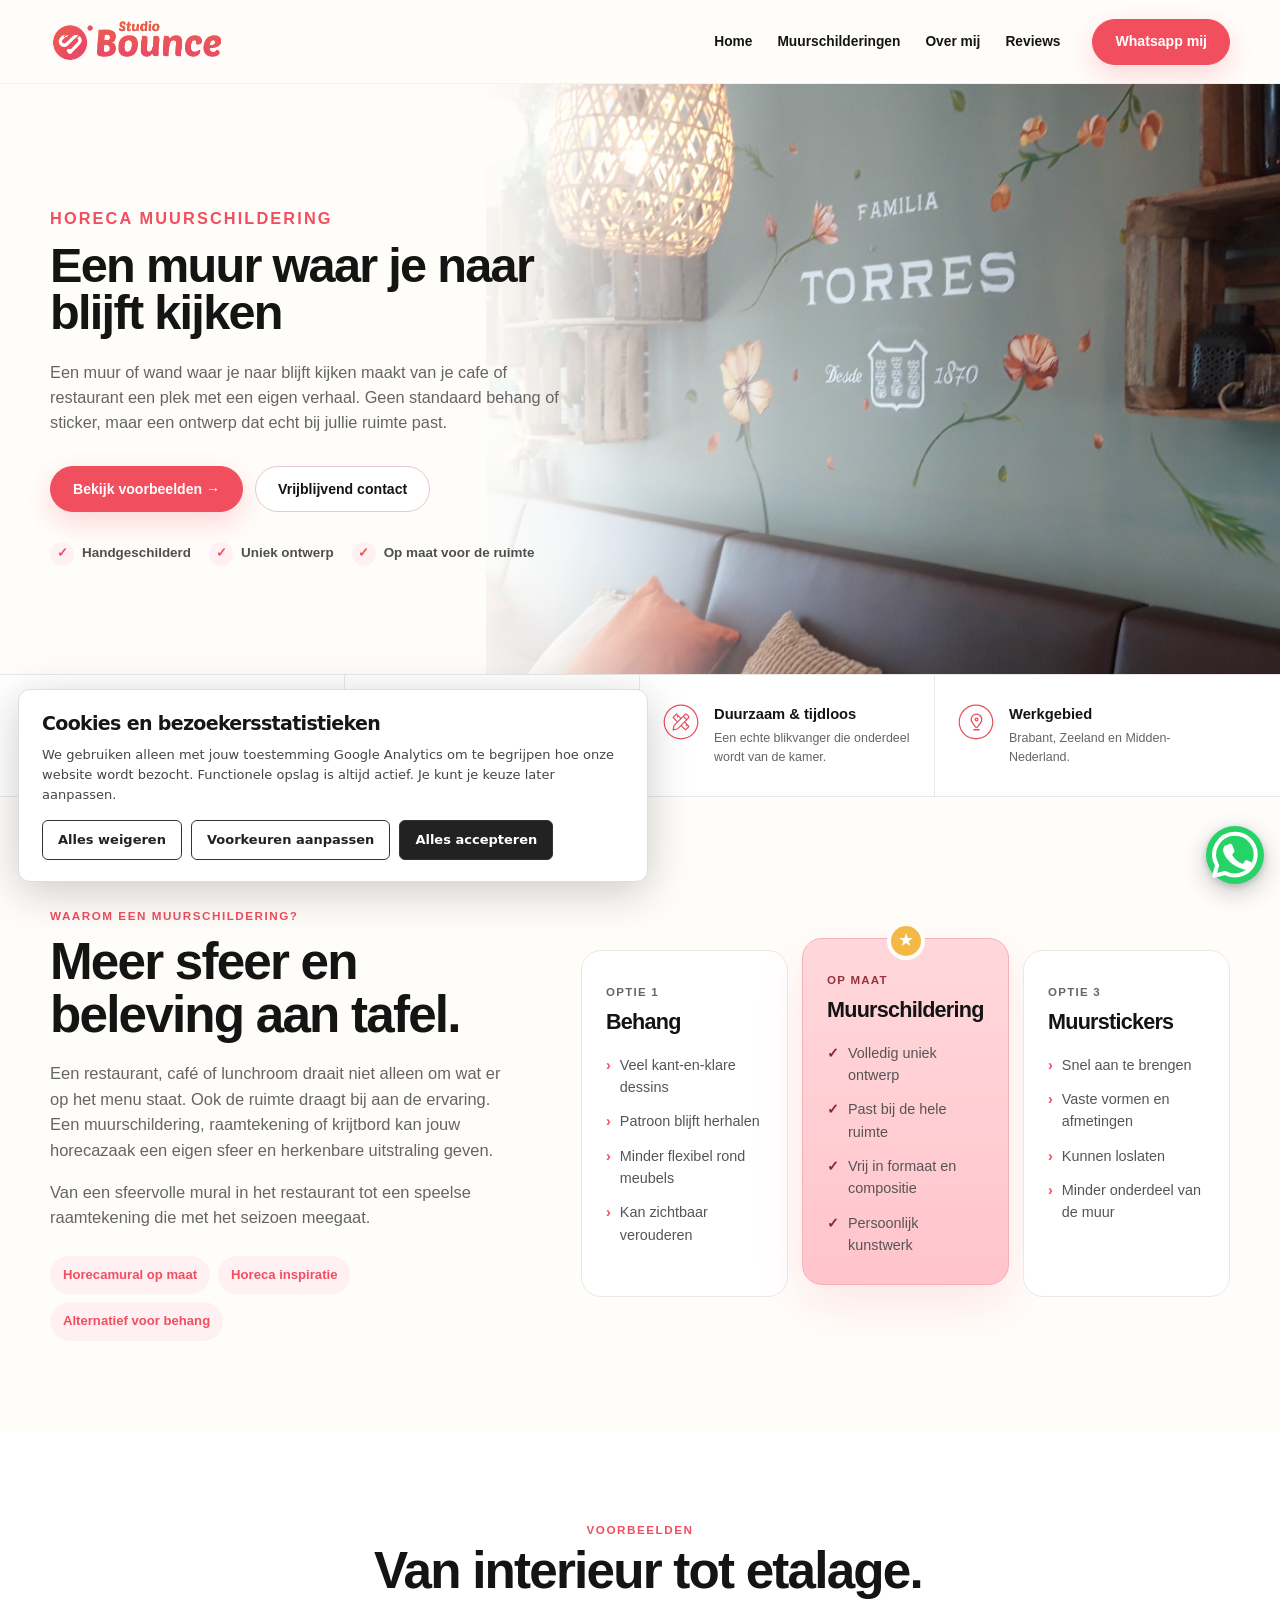
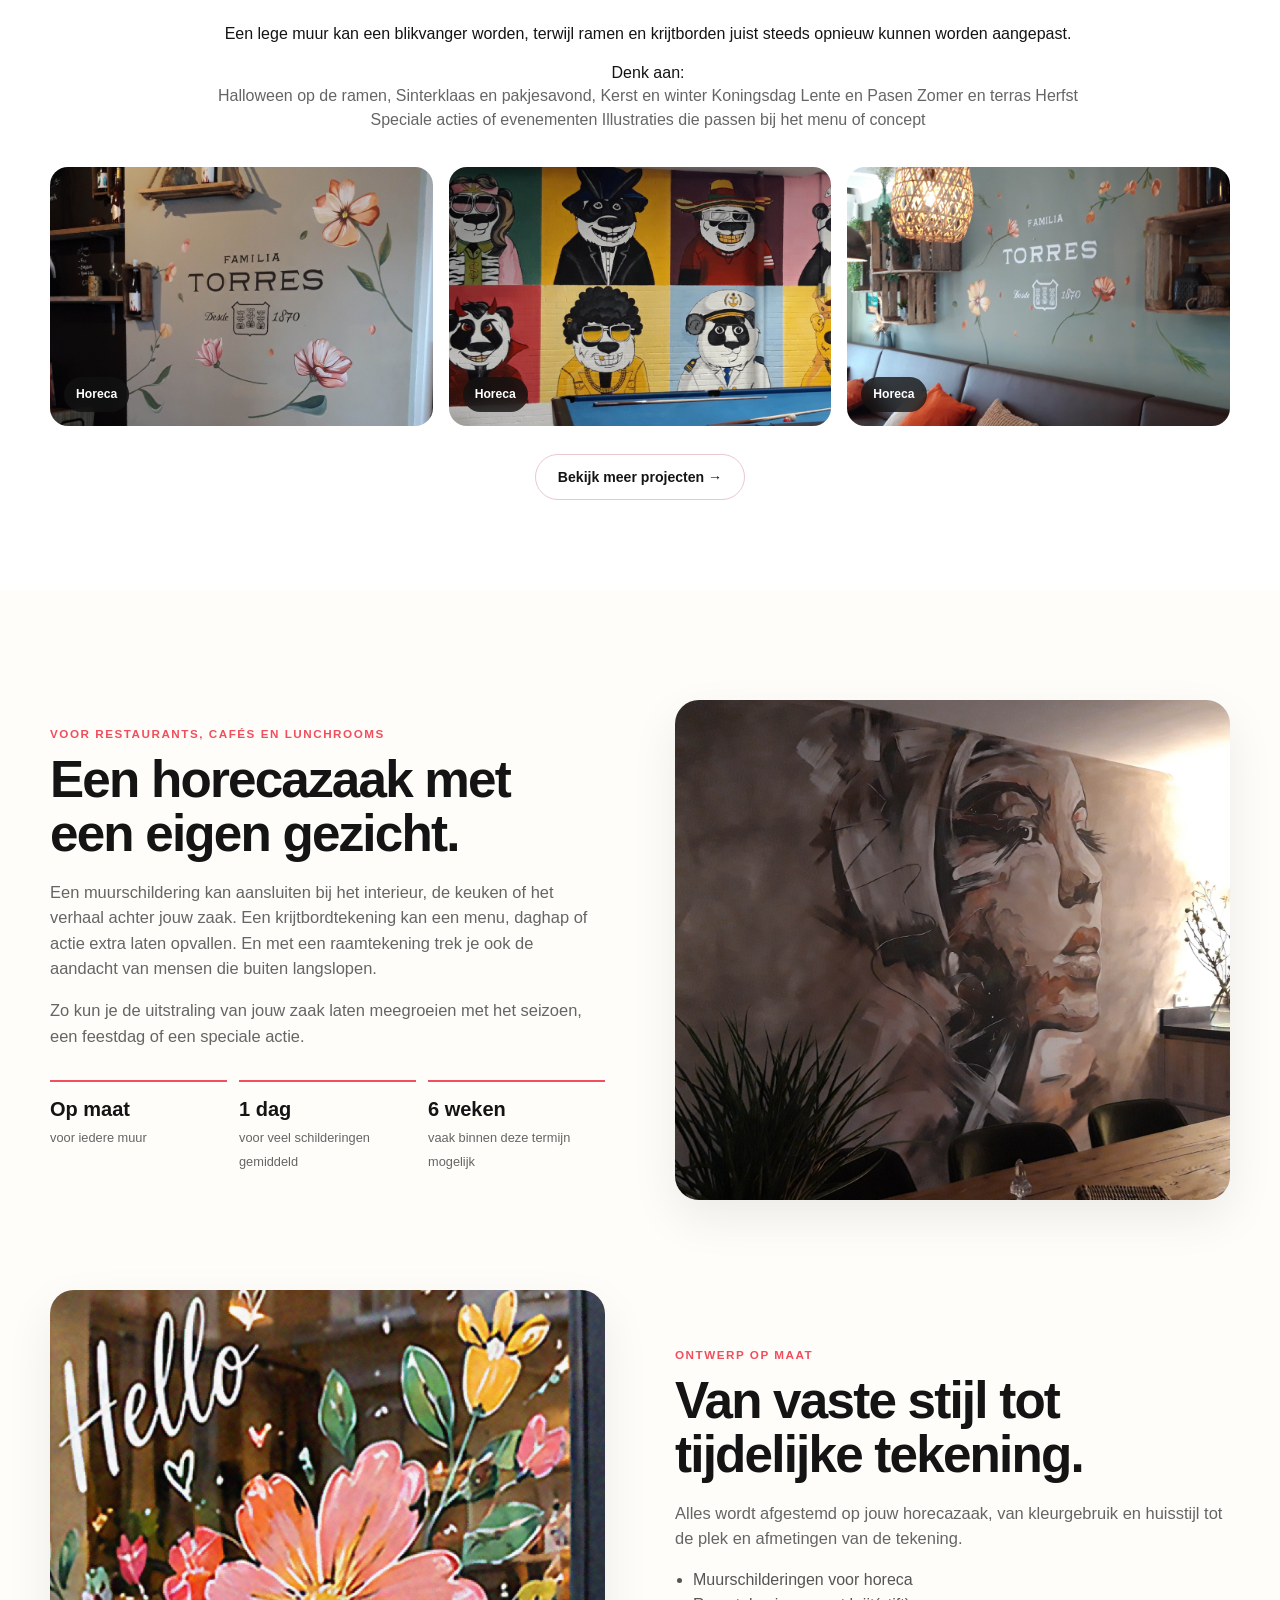
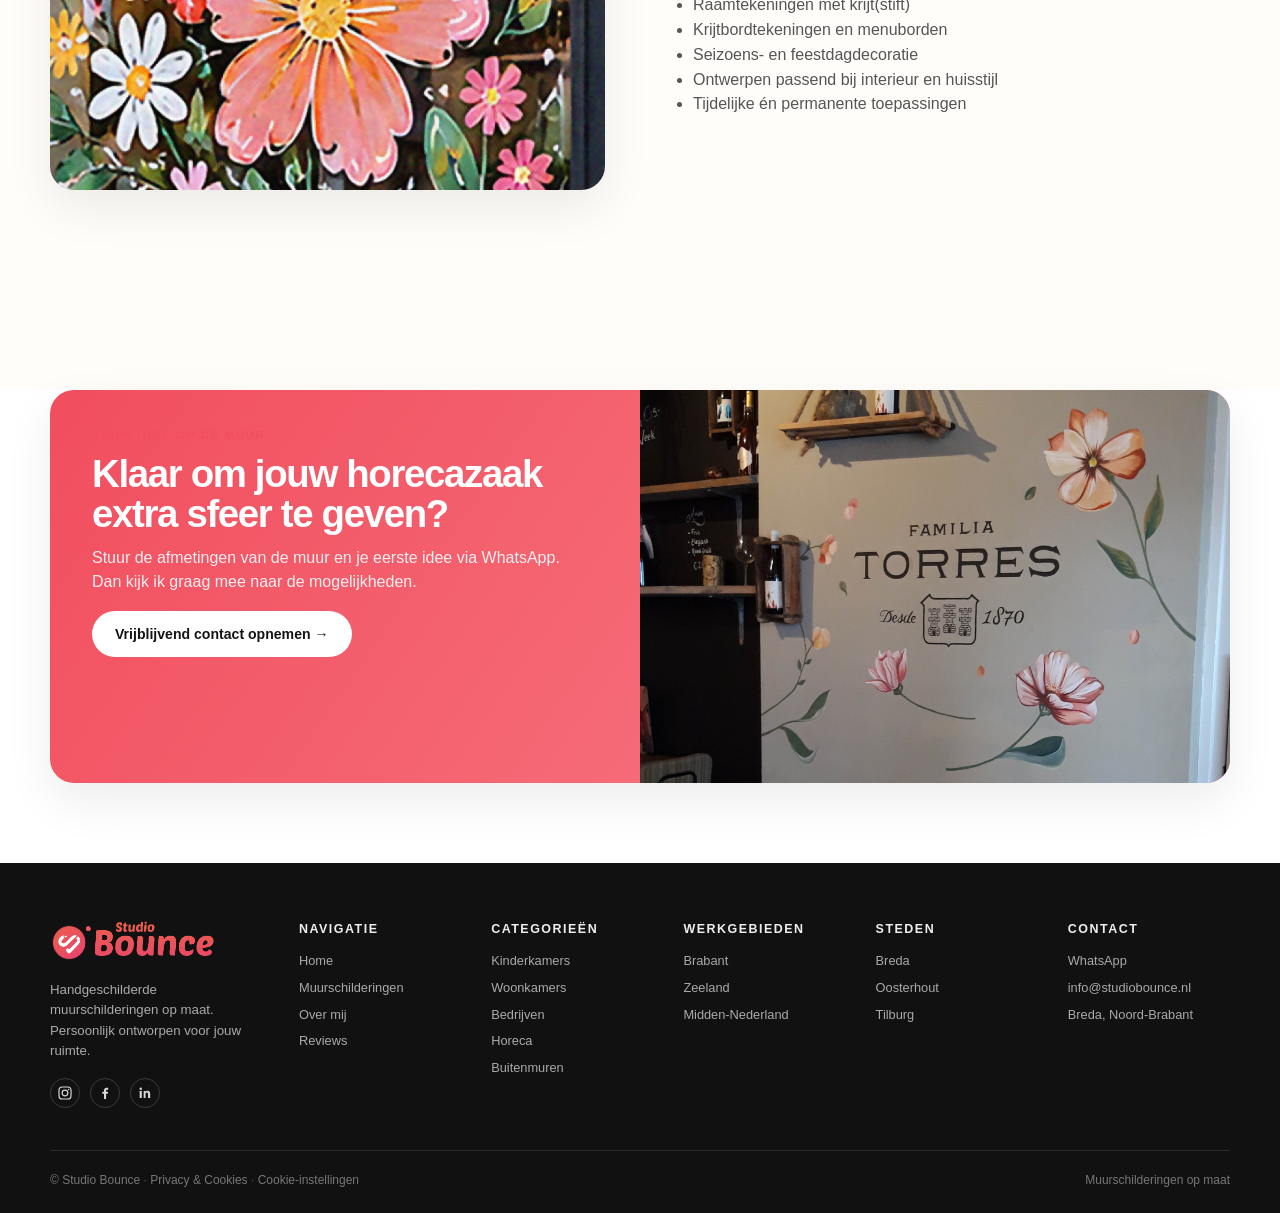
<file: horeca/index.html>
<!DOCTYPE html>
<html lang="nl"><head>
  <!-- SiteEdit Counter.dev: begin -->
  <script async src="https://cdn.counter.dev/script.js" data-id="cee1f6a6-7c52-46c7-933c-d70c8f263736" data-utcoffset="1"></script>
  <!-- SiteEdit Counter.dev: end -->
  <!-- SiteEdit Analytics: begin -->
  <link rel="stylesheet" href="../css/siteedit-analytics.css">
  <script defer src="../js/siteedit-analytics-config.js"></script>
  <script defer src="../js/siteedit-analytics.js"></script>
  <!-- SiteEdit Analytics: end -->
<link rel="icon" href="../favicon.ico" sizes="any">
<link rel="icon" type="image/png" sizes="32x32" href="../assets/favicons/favicon-32x32.png">
<link rel="icon" type="image/png" sizes="16x16" href="../assets/favicons/favicon-16x16.png">
<link rel="apple-touch-icon" sizes="180x180" href="../assets/favicons/apple-touch-icon.png">

<meta charset="utf-8">
<meta content="width=device-width, initial-scale=1" name="viewport">
<meta content="#f14e5e" name="theme-color">
<meta content="Een muurschildering voor restaurant, café of andere horecazaak laten maken? Studio Bounce ontwerpt en schildert unieke murals op maat voor jouw ruimte en sfeer." name="description">
<meta content="index,follow,max-image-preview:large" name="robots">
<title>Muurschildering voor Horeca op Maat | Studio Bounce</title>
<meta content="Muurschildering voor Horeca op Maat | Studio Bounce" property="og:title">
<meta content="Een handgeschilderde mural op maat die sfeer geeft en gasten bijblijft." property="og:description">
<meta content="website" property="og:type">
<script type="application/ld+json">
  {
    "@context":"https://schema.org",
    "@type":"Service",
    "name":"Muurschildering voor horeca op maat",
    "serviceType":"Muurschildering horeca",
    "provider":{"@type":"LocalBusiness","name":"Studio Bounce"},
    "areaServed":["Brabant","Zeeland","Midden-Nederland"],
    "description":"Persoonlijke, handgeschilderde muurschilderingen voor restaurants, cafés en andere horecazaken."
  }
  </script>
<link href="css/horeca.css" rel="stylesheet"><link href="../css/site-system.css" rel="stylesheet"><style data-siteedit-site-frame="1920">
/* SiteEdit desktop composition: content is capped at 1920px; top-level section backgrounds always bleed to the real browser edges. */
html{overflow-x:clip}body{max-width:1920px!important;margin-left:auto!important;margin-right:auto!important;overflow-x:visible!important}[data-siteedit-fullbleed="true"]{isolation:isolate}[data-siteedit-fullbleed="true"]::before{content:"";position:absolute;z-index:-1;pointer-events:none;top:0;bottom:0;left:50%;width:100vw;transform:translateX(-50%);background:inherit;border-radius:0}[data-siteedit-fullbleed-context="true"]{position:relative}[data-siteedit-hidden="true"]{display:none!important}[data-siteedit-drop-active="true"]{outline:3px solid #7255ff!important;outline-offset:4px!important}
</style><style data-siteedit-responsive="true">@media(max-width:800px){[data-siteedit-free="true"]{position:relative!important;left:auto!important;right:auto!important;top:auto!important;max-width:100%!important;margin:24px auto!important}[data-siteedit-offset-x],[data-siteedit-offset-y]{translate:none!important}}</style><style data-siteedit-breakpoint-style="true">@media (min-width:1025px){[data-siteedit-responsive-id="se-r-mu2i2siw-5j"][data-siteedit-responsive-id="se-r-mu2i2siw-5j"]{width:36px !important;height:36px !important;}[data-siteedit-responsive-id="se-r-mu2i2y14-5p"][data-siteedit-responsive-id="se-r-mu2i2y14-5p"]{width:36px !important;height:36px !important;}[data-siteedit-responsive-id="se-r-mu2i33gn-5v"][data-siteedit-responsive-id="se-r-mu2i33gn-5v"]{width:36px !important;height:36px !important;}[data-siteedit-responsive-id="se-r-mu2i38l3-63"][data-siteedit-responsive-id="se-r-mu2i38l3-63"]{width:36px !important;height:36px !important;}[data-siteedit-responsive-id="se-r-mu2i3f5g-64"][data-siteedit-responsive-id="se-r-mu2i3f5g-64"]{translate:8px -5px !important;}[data-siteedit-responsive-id="se-r-mu421ii6-6i"][data-siteedit-responsive-id="se-r-mu421ii6-6i"]{width:864px !important;max-width:none !important;height:auto !important;min-width:0px !important;box-sizing:border-box !important;translate:-44px !important;}[data-siteedit-responsive-id="se-r-mu4231pa-6i"][data-siteedit-responsive-id="se-r-mu4231pa-6i"]{width:864px !important;max-width:none !important;height:auto !important;min-width:0px !important;box-sizing:border-box !important;translate:-44px !important;line-height:20.8px !important;margin-bottom:0px !important;}[data-siteedit-responsive-id="se-r-mu421u9i-6j"][data-siteedit-responsive-id="se-r-mu421u9i-6j"]{width:864px !important;max-width:none !important;height:auto !important;min-width:0px !important;box-sizing:border-box !important;translate:-44px !important;}[data-siteedit-responsive-id="se-r-mu2i4hvf-65"][data-siteedit-responsive-id="se-r-mu2i4hvf-65"]{object-position:59.6% 51.4% !important;}}</style><style data-siteedit-icon-helper="true">
svg[data-siteedit-icon]{overflow:visible!important;}
svg[data-siteedit-icon]:not([data-siteedit-icon-source="imported"])[data-siteedit-icon-fill-mode="none"] :is(path,rect,circle,ellipse,polygon,polyline,line){fill:none!important;}
svg[data-siteedit-icon]:not([data-siteedit-icon-source="imported"])[data-siteedit-icon-fill-mode="color"] :is(path,rect,circle,ellipse,polygon,polyline,line){fill:var(--siteedit-icon-fill,#000)!important;}
svg[data-siteedit-icon]:not([data-siteedit-icon-source="imported"])[data-siteedit-icon-stroke-mode="none"] :is(path,rect,circle,ellipse,polygon,polyline,line){stroke:none!important;}
svg[data-siteedit-icon]:not([data-siteedit-icon-source="imported"])[data-siteedit-icon-stroke-mode="color"] :is(path,rect,circle,ellipse,polygon,polyline,line){stroke:var(--siteedit-icon-stroke,currentColor)!important;}
svg[data-siteedit-icon]:not([data-siteedit-icon-source="imported"])[data-siteedit-icon-stroke-width] :is(path,rect,circle,ellipse,polygon,polyline,line){stroke-width:var(--siteedit-icon-stroke-width,1.8)!important;}
</style></head>
<body id="top" class="kinder-page horeca-page" data-whatsapp-message="Hoi! Ik heb interesse in een muurschildering voor mijn horecazaak en wil graag wat informatie.">
<header class="site-header" data-siteedit-fullbleed="true">
<div class="container header-inner">
<a aria-label="Studio Bounce home" class="brand" href="../index.html">
<img alt="Studio Bounce" src="../assets/images/studio-bounce-logo.png">
</a>
<button aria-expanded="false" aria-label="Menu openen" class="mobile-toggle" type="button">
<span></span><span></span><span></span>
</button>
<nav aria-label="Hoofdnavigatie" class="main-nav">
<a href="../index.html">Home</a>
<a href="../index.html#portfolio">Muurschilderingen</a>
<a href="../index.html#over">Over mij</a>
<a href="../index.html#reviews">Reviews</a>
<a class="btn btn-primary whatsapp-link nav-cta" href="https://wa.me/31657114682?text=Hoi!%20Ik%20heb%20interesse%20in%20een%20muurschildering%20voor%20mijn%20horecazaak%20en%20wil%20graag%20wat%20informatie." target="_blank" rel="noopener">Whatsapp mij</a>
</nav>
</div>
</header>
<main>
<section aria-labelledby="page-title" class="landing-hero" data-siteedit-fullbleed="true">
<div class="container landing-hero-grid">
<div class="landing-copy">
<p class="eyebrow">Horeca muurschildering</p>
<h1 id="page-title">Een muur waar je naar blijft kijken</h1>
<p>Een muur of wand waar je naar blijft kijken maakt van je cafe of restaurant een plek met een eigen verhaal. Geen standaard behang of sticker, maar een ontwerp dat echt bij jullie ruimte past. </p>
<div class="hero-actions">
<a class="btn btn-primary" href="#voorbeelden">Bekijk voorbeelden →</a>
<a class="btn btn-outline whatsapp-link" href="https://wa.me/31657114682?text=Hoi!%20Ik%20heb%20interesse%20in%20een%20muurschildering%20voor%20mijn%20horecazaak%20en%20wil%20graag%20wat%20informatie." target="_blank" rel="noopener">Vrijblijvend contact</a>
</div>
<div aria-label="Voordelen" class="hero-notes">
<span class="hero-note">Handgeschilderd</span>
<span class="hero-note">Uniek ontwerp</span>
<span class="hero-note">Op maat voor de ruimte</span>
</div>
</div>
<div class="hero-visual">
<img alt="Horeca muurschildering van Studio Bounce" decoding="async" fetchpriority="high" src="../assets/siteedit/Bedrijven_Muurschilderingen-website7-2.jpg" data-category-image-index="0" data-category-source="horeca">
</div>
</div>
</section>
<div aria-label="Belangrijkste kenmerken" class="info-strip">
<div class="container info-grid">
<div class="info-item"><div class="info-icon" data-siteedit-icon-name="Tekengebied 1" style="color: inherit;"><svg xmlns="http://www.w3.org/2000/svg" id="Laag_1" data-name="Laag 1" viewBox="0 0 30 30" data-siteedit-icon="true" data-siteedit-icon-name="Tekengebied 1" data-siteedit-icon-source="imported" aria-hidden="true" focusable="false" preserveAspectRatio="xMidYMid meet" data-siteedit-icon-fill-mode="original" data-siteedit-icon-stroke-mode="original" style="overflow: visible !important; width: 1em; height: 1em;" data-siteedit-responsive-id="se-r-mu2i2siw-5j" data-siteedit-desktop-style="{&quot;width&quot;:&quot;36px&quot;,&quot;height&quot;:&quot;36px&quot;}">
  <defs>
    <style>
      .cls-1 {
        fill: #ea4f5f;
      }
    </style>
  </defs>
  <g>
    <path class="cls-1" d="M15.34,22.39h-1.5c-3.2-.57-5.72-3.14-6.23-6.34l.05-2.05c.51-3.29,3.01-5.82,6.36-6.31,4.16-.6,8.11,2.22,8.35,6.37.13,2.27-1.46,4.08-3.68,4.16l-1.79.06c-.53.02-.97.31-1.18.75s-.14.91.17,1.31c.27.41.33.77.24,1.36l-.79.69ZM18.76,17.34c1.49-.06,2.54-1.17,2.71-2.58.14-1.18-.19-2.33-.81-3.34-1.11-1.8-2.97-2.77-5.07-2.92-3.77-.26-6.92,2.51-7.09,6.21s2.67,6.75,6.39,6.8c.13,0,.42-.12.43-.23.05-.42-1.08-1.37-.32-2.73.38-.68,1.06-1.12,1.97-1.15l1.79-.07Z" data-siteedit-original-fill="rgb(234, 79, 95)" data-siteedit-original-stroke="none" data-siteedit-original-stroke-width="1px" style="fill: rgb(234, 79, 95) !important; stroke: none !important; stroke-width: 1px !important;"></path>
    <path class="cls-1" d="M10.73,15.54c.77-.21,1.44.27,1.59.92.15.69-.23,1.36-.94,1.55-.61.16-1.32-.21-1.52-.81-.22-.69.09-1.45.86-1.66ZM10.87,16.38c-.23.17-.27.51-.14.64s.45.2.56.1c.15-.12.23-.38.18-.52-.06-.17-.47-.32-.6-.22Z" data-siteedit-original-fill="rgb(234, 79, 95)" data-siteedit-original-stroke="none" data-siteedit-original-stroke-width="1px" style="fill: rgb(234, 79, 95) !important; stroke: none !important; stroke-width: 1px !important;"></path>
    <path class="cls-1" d="M13.14,9.43c.76-.06,1.31.53,1.37,1.16.07.74-.47,1.35-1.19,1.4-.66.04-1.27-.43-1.36-1.12s.38-1.37,1.18-1.43ZM13.04,10.34c-.23.11-.27.51-.15.63.11.11.42.19.55.13.16-.06.25-.45.17-.61-.06-.13-.39-.25-.57-.16Z" data-siteedit-original-fill="rgb(234, 79, 95)" data-siteedit-original-stroke="none" data-siteedit-original-stroke-width="1px" style="fill: rgb(234, 79, 95) !important; stroke: none !important; stroke-width: 1px !important;"></path>
    <path class="cls-1" d="M16.72,9.43c.76-.06,1.31.53,1.37,1.16.07.74-.47,1.35-1.19,1.4-.66.05-1.27-.43-1.36-1.12s.38-1.37,1.18-1.43ZM16.62,10.34c-.23.11-.27.51-.15.63.1.11.42.18.55.13.16-.07.25-.44.17-.61-.06-.13-.39-.24-.57-.16Z" data-siteedit-original-fill="rgb(234, 79, 95)" data-siteedit-original-stroke="none" data-siteedit-original-stroke-width="1px" style="fill: rgb(234, 79, 95) !important; stroke: none !important; stroke-width: 1px !important;"></path>
    <path class="cls-1" d="M10.27,12.09c.75-.23,1.42.22,1.61.89s-.2,1.36-.88,1.57c-.63.19-1.31-.15-1.55-.74-.27-.68.05-1.48.81-1.71ZM10.39,12.96c-.23.19-.16.6,0,.69.12.07.41.07.53-.01.13-.1.16-.45.08-.59-.07-.13-.47-.2-.61-.09Z" data-siteedit-original-fill="rgb(234, 79, 95)" data-siteedit-original-stroke="none" data-siteedit-original-stroke-width="1px" style="fill: rgb(234, 79, 95) !important; stroke: none !important; stroke-width: 1px !important;"></path>
    <path class="cls-1" d="M19.04,12.09c.76-.23,1.42.22,1.61.89.18.64-.2,1.35-.88,1.56-.63.2-1.31-.15-1.55-.74-.28-.67.05-1.48.81-1.71ZM19.18,12.94c-.2.13-.23.51-.09.66.12.12.45.15.59.04.13-.1.17-.45.08-.59-.08-.12-.46-.2-.58-.12Z" data-siteedit-original-fill="rgb(234, 79, 95)" data-siteedit-original-stroke="none" data-siteedit-original-stroke-width="1px" style="fill: rgb(234, 79, 95) !important; stroke: none !important; stroke-width: 1px !important;"></path>
  </g>
  <path class="cls-1" d="M15,1.5c7.44,0,13.5,6.06,13.5,13.5s-6.06,13.5-13.5,13.5S1.5,22.44,1.5,15,7.56,1.5,15,1.5M15,.5C6.99.5.5,6.99.5,15s6.49,14.5,14.5,14.5,14.5-6.49,14.5-14.5S23.01.5,15,.5h0Z" data-siteedit-original-fill="rgb(234, 79, 95)" data-siteedit-original-stroke="none" data-siteedit-original-stroke-width="1px" style="fill: rgb(234, 79, 95) !important; stroke: none !important; stroke-width: 1px !important;"></path>
</svg></div><div><strong>100% op maat</strong><span>Geen standaard print, maar een ontwerp voor jouw muur.</span></div></div>
<div class="info-item"><div class="info-icon" data-siteedit-icon-name="Tekengebied 3" style="color: inherit;"><svg xmlns="http://www.w3.org/2000/svg" id="Laag_1" data-name="Laag 1" viewBox="0 0 30 30" data-siteedit-icon="true" data-siteedit-icon-name="Tekengebied 3" data-siteedit-icon-source="imported" aria-hidden="true" focusable="false" preserveAspectRatio="xMidYMid meet" data-siteedit-icon-fill-mode="original" data-siteedit-icon-stroke-mode="original" style="overflow: visible !important; width: 1em; height: 1em;" data-siteedit-responsive-id="se-r-mu2i2y14-5p" data-siteedit-desktop-style="{&quot;width&quot;:&quot;36px&quot;,&quot;height&quot;:&quot;36px&quot;}">
  <defs>
    <style>
      .cls-1 {
        fill: #ea4f5f;
      }
    </style>
  </defs>
  <path class="cls-1" d="M22.01,12.28v1.3c-.36,1.85-1.76,3.29-3.24,4.51l-3.42,2.84c-.25.21-.62.03-.84-.15l-3.64-3.05c-.83-.69-1.54-1.47-2.13-2.36-.96-1.47-1.01-3.28-.07-4.75.74-1.16,1.98-1.73,3.32-1.64,1.23.08,2.32.8,3.03,1.99.92-1.55,2.47-2.29,4.18-1.9,1.46.33,2.56,1.63,2.8,3.21ZM20.42,14.76c.63-1.11.72-2.33.11-3.41-.75-1.34-2.46-1.69-3.71-.79s-1.14,2.34-1.84,2.26c-.66-.08-.53-1.37-1.76-2.26s-2.96-.54-3.71.79c-.61,1.08-.51,2.3.09,3.37.56.79,1.17,1.51,1.92,2.13l3.5,2.92,3.85-3.23c.6-.5,1.07-1.13,1.55-1.79Z" data-siteedit-original-fill="rgb(234, 79, 95)" data-siteedit-original-stroke="none" data-siteedit-original-stroke-width="1px" style="fill: rgb(234, 79, 95) !important; stroke: none !important; stroke-width: 1px !important;"></path>
  <path class="cls-1" d="M15.02,1.5c7.44,0,13.5,6.06,13.5,13.5s-6.06,13.5-13.5,13.5S1.52,22.44,1.52,15,7.58,1.5,15.02,1.5M15.02.5C7.01.5.52,6.99.52,15s6.49,14.5,14.5,14.5,14.5-6.49,14.5-14.5S23.03.5,15.02.5h0Z" data-siteedit-original-fill="rgb(234, 79, 95)" data-siteedit-original-stroke="none" data-siteedit-original-stroke-width="1px" style="fill: rgb(234, 79, 95) !important; stroke: none !important; stroke-width: 1px !important;"></path>
</svg></div><div><strong>Persoonlijk</strong><span>Afgestemd op kleuren, thema, kamer en wensen.</span></div></div>
<div class="info-item"><div class="info-icon" data-siteedit-icon-name="Tekengebied 2" style="color: inherit;"><svg xmlns="http://www.w3.org/2000/svg" id="Laag_1" data-name="Laag 1" viewBox="0 0 30 30" data-siteedit-icon="true" data-siteedit-icon-name="Tekengebied 2" data-siteedit-icon-source="imported" aria-hidden="true" focusable="false" preserveAspectRatio="xMidYMid meet" data-siteedit-icon-fill-mode="original" data-siteedit-icon-stroke-mode="original" style="overflow: visible !important; width: 1em; height: 1em;" data-siteedit-responsive-id="se-r-mu2i33gn-5v" data-siteedit-desktop-style="{&quot;width&quot;:&quot;36px&quot;,&quot;height&quot;:&quot;36px&quot;}">
  <defs>
    <style>
      .cls-1 {
        fill: #ea4f5f;
      }
    </style>
  </defs>
  <path class="cls-1" d="M18.32,21.88l-3.31-3.32-2.14,2.13c-.39.39-.87.67-1.4.82l-3.04.55c-.25.05-.53-.35-.48-.57l.56-2.95c.11-.41.32-.91.62-1.21l2.32-2.33-3.32-3.31c-.23-.23-.23-.6.01-.81l2.75-2.75c.14-.19.57-.25.74-.08l3.38,3.38,3.06-3.05c.59-.59,1.49-.57,2.1-.03l1.43,1.43c.59.6.64,1.55.03,2.17l-3.05,3.06,3.32,3.31c.19.19.19.52.05.75l-2.88,2.87c-.17.17-.58.12-.74-.04ZM20.97,11.16c.12-.12.05-.55-.07-.66l-1.39-1.39c-.2-.2-.6-.18-.8.02l-1.06,1.1,2.14,2.14,1.18-1.2ZM12.86,10.72l-.71.72-.71-.74.71-.71-.83-.84-2.16,2.14,2.99,2.99,2.15-2.15-1.44-1.42ZM11.19,20.54c.38-.14.76-.35,1.04-.63l6.85-6.85-2.15-2.14-7.29,7.29c-.22.9-.38,1.69-.57,2.68l2.11-.35ZM20.02,17.84l-.74.71-.7-.71.71-.73-1.42-1.42-2.15,2.14,2.98,3.01,2.15-2.15-.84-.84Z" data-siteedit-original-fill="rgb(234, 79, 95)" data-siteedit-original-stroke="none" data-siteedit-original-stroke-width="1px" style="fill: rgb(234, 79, 95) !important; stroke: none !important; stroke-width: 1px !important;"></path>
  <path class="cls-1" d="M15,1.5c7.44,0,13.5,6.06,13.5,13.5s-6.06,13.5-13.5,13.5S1.5,22.44,1.5,15,7.56,1.5,15,1.5M15,.5C6.99.5.5,6.99.5,15s6.49,14.5,14.5,14.5,14.5-6.49,14.5-14.5S23.01.5,15,.5h0Z" data-siteedit-original-fill="rgb(234, 79, 95)" data-siteedit-original-stroke="none" data-siteedit-original-stroke-width="1px" style="fill: rgb(234, 79, 95) !important; stroke: none !important; stroke-width: 1px !important;"></path>
</svg></div><div><strong>Duurzaam &amp; tijdloos</strong><span>Een echte blikvanger die onderdeel wordt van de kamer.</span></div></div>
<div class="info-item"><div class="info-icon" data-siteedit-icon-name="Tekengebied 4" style="color: inherit;"><svg xmlns="http://www.w3.org/2000/svg" id="Laag_1" data-name="Laag 1" viewBox="0 0 30 30" data-siteedit-icon="true" data-siteedit-icon-name="Tekengebied 4" data-siteedit-icon-source="imported" aria-hidden="true" focusable="false" preserveAspectRatio="xMidYMid meet" data-siteedit-icon-fill-mode="original" data-siteedit-icon-stroke-mode="original" style="overflow: visible !important; width: 1em; height: 1em;" data-siteedit-responsive-id="se-r-mu2i38l3-63" data-siteedit-desktop-style="{&quot;width&quot;:&quot;36px&quot;,&quot;height&quot;:&quot;36px&quot;}">
  <defs>
    <style>
      .cls-1 {
        fill: #ea4f5f;
      }
    </style>
  </defs>
  <path class="cls-1" d="M16.07,8.01c1.75.25,3.17,1.4,3.82,2.85.76,1.71.54,3.56-.53,5l-2.63,3.52c-.32.42-.88.67-1.37.65-.45-.01-.97-.26-1.26-.65l-2.59-3.46c-1.11-1.48-1.37-3.36-.54-5.15.66-1.42,2.1-2.52,3.8-2.77h1.3ZM15.87,18.68l2.6-3.48c1.23-1.64.94-3.9-.56-5.2s-3.71-1.24-5.14.1-1.61,3.55-.4,5.16l2.59,3.44c.22.29.66.29.9-.03Z" data-siteedit-original-fill="rgb(234, 79, 95)" data-siteedit-original-stroke="none" data-siteedit-original-stroke-width="1px" style="fill: rgb(234, 79, 95) !important; stroke: none !important; stroke-width: 1px !important;"></path>
  <path class="cls-1" d="M17.61,22h-4.4c-.26,0-.53-.28-.54-.5-.02-.29.23-.6.55-.6h4.4c.26,0,.53.28.54.5.02.28-.23.6-.54.6Z" data-siteedit-original-fill="rgb(234, 79, 95)" data-siteedit-original-stroke="none" data-siteedit-original-stroke-width="1px" style="fill: rgb(234, 79, 95) !important; stroke: none !important; stroke-width: 1px !important;"></path>
  <path class="cls-1" d="M14.98,11.32c.93-.26,1.78.32,2.01,1.14.25.87-.28,1.77-1.14,2.02s-1.71-.24-1.99-1.07.16-1.82,1.12-2.09ZM15.24,12.38c-.32.12-.45.49-.33.75.11.25.47.39.73.28s.38-.47.28-.73c-.08-.21-.44-.38-.68-.29Z" data-siteedit-original-fill="rgb(234, 79, 95)" data-siteedit-original-stroke="none" data-siteedit-original-stroke-width="1px" style="fill: rgb(234, 79, 95) !important; stroke: none !important; stroke-width: 1px !important;"></path>
  <path class="cls-1" d="M15,1.5c7.44,0,13.5,6.06,13.5,13.5s-6.06,13.5-13.5,13.5S1.5,22.44,1.5,15,7.56,1.5,15,1.5M15,.5C6.99.5.5,6.99.5,15s6.49,14.5,14.5,14.5,14.5-6.49,14.5-14.5S23.01.5,15,.5h0Z" data-siteedit-original-fill="rgb(234, 79, 95)" data-siteedit-original-stroke="none" data-siteedit-original-stroke-width="1px" style="fill: rgb(234, 79, 95) !important; stroke: none !important; stroke-width: 1px !important;"></path>
</svg></div><div><strong>Werkgebied</strong><span>Brabant, Zeeland en Midden-Nederland.</span></div></div>
</div>
</div>
<section class="intro" id="waarom" data-siteedit-fullbleed="true" data-siteedit-fullbleed-context="true">
<div class="container intro-grid">
<div class="intro-copy">
<p class="eyebrow">Waarom een muurschildering?</p>
<h2>Meer sfeer en beleving aan tafel.</h2>
<p>Een restaurant, café of lunchroom draait niet alleen om wat er op het menu staat. Ook de ruimte draagt bij aan de ervaring. Een muurschildering, raamtekening of krijtbord kan jouw horecazaak een eigen sfeer en herkenbare uitstraling geven.</p>
<p>Van een sfeervolle mural in het restaurant tot een speelse raamtekening die met het seizoen meegaat.</p>
<div aria-label="Gerelateerde onderwerpen" class="topic-links">
<a href="#mogelijkheden">Horecamural op maat</a>
<a href="#voorbeelden">Horeca inspiratie</a>
<a href="#vergelijking">Alternatief voor behang</a>
</div>
</div>
<div class="compare-grid" id="vergelijking">
<article class="compare-card">
<span class="compare-kicker">Optie 1</span><h3>Behang</h3>
<ul><li>Veel kant-en-klare dessins</li><li>Patroon blijft herhalen</li><li>Minder flexibel rond meubels</li><li>Kan zichtbaar verouderen</li></ul>
</article>
<article class="compare-card featured">
<div class="compare-star">★</div>
<span class="compare-kicker">Op maat</span><h3>Muurschildering</h3>
<ul><li>Volledig uniek ontwerp</li><li>Past bij de hele ruimte</li><li>Vrij in formaat en compositie</li><li>Persoonlijk kunstwerk</li></ul>
</article>
<article class="compare-card">
<span class="compare-kicker">Optie 3</span><h3>Muurstickers</h3>
<ul><li>Snel aan te brengen</li><li>Vaste vormen en afmetingen</li><li>Kunnen loslaten</li><li>Minder onderdeel van de muur</li></ul>
</article>
</div>
</div>
</section>
<section class="examples" id="voorbeelden" data-siteedit-fullbleed="true" data-siteedit-fullbleed-context="true">
<div class="container">
<div class="section-head">
<p class="eyebrow">Voorbeelden</p>
<h2 data-siteedit-responsive-id="se-r-mu2i3f5g-64" data-siteedit-desktop-style="{&quot;translate&quot;:&quot;8px -5px&quot;}">Van interieur tot etalage.</h2>
<p data-siteedit-responsive-id="se-r-mu421ii6-6i" data-siteedit-desktop-style="{&quot;width&quot;:&quot;864px&quot;,&quot;max-width&quot;:&quot;none&quot;,&quot;height&quot;:&quot;auto&quot;,&quot;min-width&quot;:&quot;0px&quot;,&quot;box-sizing&quot;:&quot;border-box&quot;,&quot;translate&quot;:&quot;-44px 0px&quot;}" data-siteedit-text-frame="true">Een lege muur kan een blikvanger worden, terwijl ramen en krijtborden juist steeds opnieuw kunnen worden aangepast.</p><p data-siteedit-desktop-style="{&quot;width&quot;:&quot;864px&quot;,&quot;max-width&quot;:&quot;none&quot;,&quot;height&quot;:&quot;auto&quot;,&quot;min-width&quot;:&quot;0px&quot;,&quot;box-sizing&quot;:&quot;border-box&quot;,&quot;translate&quot;:&quot;-44px 0px&quot;,&quot;line-height&quot;:&quot;20.8px&quot;,&quot;margin-bottom&quot;:&quot;0px&quot;}" data-siteedit-text-frame="true" data-siteedit-responsive-id="se-r-mu4231pa-6i">Denk aan:</p><p data-siteedit-desktop-style="{&quot;width&quot;:&quot;864px&quot;,&quot;max-width&quot;:&quot;none&quot;,&quot;height&quot;:&quot;auto&quot;,&quot;min-width&quot;:&quot;0px&quot;,&quot;box-sizing&quot;:&quot;border-box&quot;,&quot;translate&quot;:&quot;-44px 0px&quot;}" data-siteedit-text-frame="true" data-siteedit-responsive-id="se-r-mu421u9i-6j">Halloween op de ramen, 
Sinterklaas en pakjesavond, 
Kerst en winter
Koningsdag
Lente en Pasen
Zomer en terras
Herfst
Speciale acties of evenementen
Illustraties die passen bij het menu of concept
</p>
</div>
<div class="example-grid" data-category-examples="horeca">
<article class="example-card"><img alt="Horeca muurschildering van Studio Bounce" decoding="async" loading="lazy" src="../assets/siteedit/Bedrijven_Muurschilderingen-website2.jpg" data-category-image-index="1" data-category-source="horeca"><span class="example-label">Horeca</span></article>
<article class="example-card"><img alt="Horeca muurschildering van Studio Bounce" decoding="async" loading="lazy" src="../assets/siteedit/Bedrijven_Muurschilderingen-website5.jpg" data-category-image-index="2" data-category-source="horeca"><span class="example-label">Horeca</span></article>
<article class="example-card"><img alt="Horeca muurschildering van Studio Bounce" decoding="async" loading="lazy" src="../assets/siteedit/Bedrijven_Muurschilderingen-website7.jpg" data-category-image-index="3" data-category-source="horeca"><span class="example-label">Horeca</span></article>
</div>
<div class="center-actions"><a class="btn btn-outline" href="../index.html#portfolio">Bekijk meer projecten →</a></div>
</div>
</section>
<section class="story" id="mogelijkheden" data-siteedit-fullbleed="true" data-siteedit-fullbleed-context="true">
<div class="container">
<div class="story-grid">
<div class="story-copy">
<p class="eyebrow">Voor restaurants, cafés en lunchrooms</p>
<h2>Een horecazaak met een eigen gezicht.</h2>
<p>Een muurschildering kan aansluiten bij het interieur, de keuken of het verhaal achter jouw zaak. Een krijtbordtekening kan een menu, daghap of actie extra laten opvallen. En met een raamtekening trek je ook de aandacht van mensen die buiten langslopen.</p>
<p>Zo kun je de uitstraling van jouw zaak laten meegroeien met het seizoen, een feestdag of een speciale actie.</p>
<div class="mini-stat-row">
<div class="mini-stat"><strong>Op maat</strong><span>voor iedere muur</span></div>
<div class="mini-stat"><strong>1 dag</strong><span>voor veel schilderingen gemiddeld</span></div>
<div class="mini-stat"><strong>6 weken</strong><span>vaak binnen deze termijn mogelijk</span></div>
</div>
</div>
<div class="story-media"><img alt="Studio Bounce werkt aan een muurschildering voor horeca" decoding="async" loading="lazy" src="../assets/siteedit/Woonkamer_Muurschilderingen-website24.jpg" data-category-image-index="4" data-category-source="horeca"></div>
</div>
<div class="story-grid reverse">
<div class="story-copy">
<p class="eyebrow">Ontwerp op maat</p>
<h2>Van vaste stijl tot tijdelijke tekening.</h2>
<p>Alles wordt afgestemd op jouw horecazaak, van kleurgebruik en huisstijl tot de plek en afmetingen van de tekening.</p>

<ul>
<li>Muurschilderingen voor horeca</li>
<li>Raamtekeningen met krijt(stift)</li>
<li>Krijtbordtekeningen en menuborden</li>
<li>Seizoens- en feestdagdecoratie</li><li>Ontwerpen passend bij interieur en huisstijl</li><li>Tijdelijke én permanente toepassingen</li>
</ul>
</div>
<div class="story-media"><img alt="Muurschildering voor horeca" decoding="async" loading="lazy" src="../assets/siteedit/B2B_raamtekening.jpg" data-category-image-index="5" data-category-source="horeca" data-siteedit-responsive-id="se-r-mu2i4hvf-65" data-siteedit-desktop-style="{&quot;object-position&quot;:&quot;59.6% 51.4%&quot;}"></div>
</div>
</div>
</section>
<section class="contact-banner" id="contact" data-siteedit-fullbleed="true" data-siteedit-fullbleed-context="true">
<div class="container">
<div class="contact-card">
<div class="contact-copy">
<p class="eyebrow" style="color:white;opacity:.78">Jouw idee op de muur</p>
<h2>Klaar om jouw horecazaak extra sfeer te geven?</h2>
<p>Stuur de afmetingen van de muur en je eerste idee via WhatsApp. Dan kijk ik graag mee naar de mogelijkheden.</p>
<a class="btn whatsapp-link" href="https://wa.me/31657114682?text=Hoi!%20Ik%20heb%20interesse%20in%20een%20muurschildering%20voor%20mijn%20horecazaak%20en%20wil%20graag%20wat%20informatie." target="_blank" rel="noopener">Vrijblijvend contact opnemen →</a>
</div>
<div class="contact-single-image"><img alt="Horeca muurschildering van Studio Bounce" decoding="async" loading="lazy" src="../assets/siteedit/Bedrijven_Muurschilderingen-website2.jpg" data-category-image-index="6" data-category-source="horeca"></div>
</div>
</div>
</section>
</main>
<footer class="site-footer" data-siteedit-fullbleed="true" data-siteedit-fullbleed-context="true">
<div class="container footer-grid">
<div class="footer-brand">
<img alt="Studio Bounce" src="../assets/images/studio-bounce-logo.png">
<p>Handgeschilderde muurschilderingen op maat. Persoonlijk ontworpen voor jouw ruimte.</p>
<div aria-label="Social media" class="socials">
<a aria-label="Instagram" href="https://www.instagram.com/studiobounce_breda/" target="_blank" rel="noopener noreferrer" title="Instagram">
<svg aria-hidden="true" viewBox="0 0 24 24" focusable="false"><rect x="3" y="3" width="18" height="18" rx="5"></rect><circle cx="12" cy="12" r="4.25"></circle><circle cx="17.35" cy="6.65" r="1.05" class="social-fill"></circle></svg>
</a>
<a aria-label="Facebook" href="https://www.facebook.com/lindsay.studiobounce" target="_blank" rel="noopener noreferrer" title="Facebook">
<svg aria-hidden="true" viewBox="0 0 24 24" focusable="false"><path class="social-fill" d="M13.65 21v-7.7h2.6l.4-3h-3V8.4c0-.87.24-1.46 1.5-1.46h1.6V4.25c-.28-.04-1.23-.12-2.34-.12-2.32 0-3.91 1.42-3.91 4.02v2.15H7.88v3h2.62V21h3.15z"></path></svg>
</a>
<a aria-label="LinkedIn" href="https://nl.linkedin.com/company/studio-bounce" target="_blank" rel="noopener noreferrer" title="LinkedIn">
<svg aria-hidden="true" viewBox="0 0 24 24" focusable="false"><rect class="social-fill" x="4" y="9" width="3.2" height="10.5" rx=".35"></rect><circle class="social-fill" cx="5.6" cy="5.6" r="1.8"></circle><path class="social-fill" d="M10 9h3v1.45h.04c.42-.8 1.44-1.65 2.96-1.65 3.17 0 3.75 2.08 3.75 4.8v5.9h-3.2v-5.23c0-1.25-.02-2.86-1.74-2.86-1.74 0-2.01 1.36-2.01 2.77v5.32H10V9z"></path></svg>
</a>
</div>
</div>
<div class="footer-col">
<h3>Navigatie</h3>
<a href="../index.html">Home</a>
<a href="../index.html#portfolio">Muurschilderingen</a>
<a href="../index.html#over">Over mij</a>
<a href="../index.html#reviews">Reviews</a>
</div>
<div class="footer-col">
<h3>Categorieën</h3>
<a href="../kinderkamer/index.html">Kinderkamers</a>
<a href="../woonkamers/index.html">Woonkamers</a>
<a href="../bedrijven/index.html">Bedrijven</a>
<a href="../horeca/index.html">Horeca</a>
<a href="../buitenmuren/index.html">Buitenmuren</a>
</div>
<div class="footer-col">
<h3>Werkgebieden</h3>
<a href="../muurschildering-brabant/index.html">Brabant</a>
<a href="../muurschildering-zeeland/index.html">Zeeland</a>
<a href="../muurschildering-midden-nederland/index.html">Midden-Nederland</a>
</div>
<div class="footer-col footer-cities-col">
<h3>Steden</h3>
<a href="../muurschildering-breda/index.html">Breda</a>
<a href="../muurschildering-oosterhout/index.html">Oosterhout</a>
<a href="../muurschildering-tilburg/index.html">Tilburg</a>
</div>
<div class="footer-col">
<h3>Contact</h3>
<a class="whatsapp-link" href="https://wa.me/31657114682?text=Hoi!%20Ik%20heb%20interesse%20in%20een%20muurschildering%20voor%20mijn%20horecazaak%20en%20wil%20graag%20wat%20informatie." target="_blank" rel="noopener">WhatsApp</a>
<a href="mailto:info@studiobounce.nl">info@studiobounce.nl</a>
<span>Breda, Noord-Brabant</span>
</div>
</div>
<div class="container footer-bottom">
<span>© Studio Bounce<!-- SiteEdit Privacy Link: begin --><span class="se-privacy-footer-separator"> · </span><a class="se-privacy-footer-link" href="../privacy-en-cookies.html">Privacy &amp; Cookies</a><!-- SiteEdit Privacy Link: end --></span>
<span>Muurschilderingen op maat</span>
</div>
</footer>
<script defer="" src="../js/site-nav.js"></script>
<script defer="" src="js/horeca.js"></script>

<a class="mobile-whatsapp-fab whatsapp-link" href="https://wa.me/31657114682?text=Hoi!%20Ik%20heb%20interesse%20in%20een%20muurschildering%20voor%20mijn%20horecazaak%20en%20wil%20graag%20wat%20informatie." target="_blank" rel="noopener" aria-label="Neem contact op via WhatsApp" title="WhatsApp">
  <svg viewBox="0 0 32 32" aria-hidden="true" focusable="false">
    <path d="M16 4.25a11.5 11.5 0 0 0-9.88 17.38L4.55 27.5l5.99-1.57A11.5 11.5 0 1 0 16 4.25Z" fill="none" stroke="currentColor" stroke-width="2.25" stroke-linecap="round" stroke-linejoin="round"></path>
    <path d="M12.02 10.45c.27-.61.56-.62.83-.63h.71c.23 0 .6.09.92.78.32.69 1.09 2.66 1.18 2.85.1.19.16.41.03.66-.13.25-.19.41-.38.63-.19.22-.4.48-.57.65-.19.19-.39.4-.17.78.22.38.98 1.61 2.1 2.61 1.44 1.28 2.66 1.68 3.04 1.87.38.19.6.16.82-.09.22-.25.95-1.1 1.2-1.48.25-.38.51-.32.85-.19.35.13 2.18 1.03 2.56 1.22.38.19.63.28.72.44.09.16.09.91-.22 1.78-.31.88-1.83 1.68-2.52 1.78-.64.09-1.46.13-2.36-.15-.54-.17-1.23-.4-2.12-.79-.37-.16-6.51-2.38-8.89-8.32-.67-1.68-.02-3.02.2-3.46.22-.44.48-.57.64-.57Z" fill="currentColor"></path>
  </svg>
</a>

<script defer="" src="../js/site-config.js?v=f78175a3"></script>
</body></html>
</file>
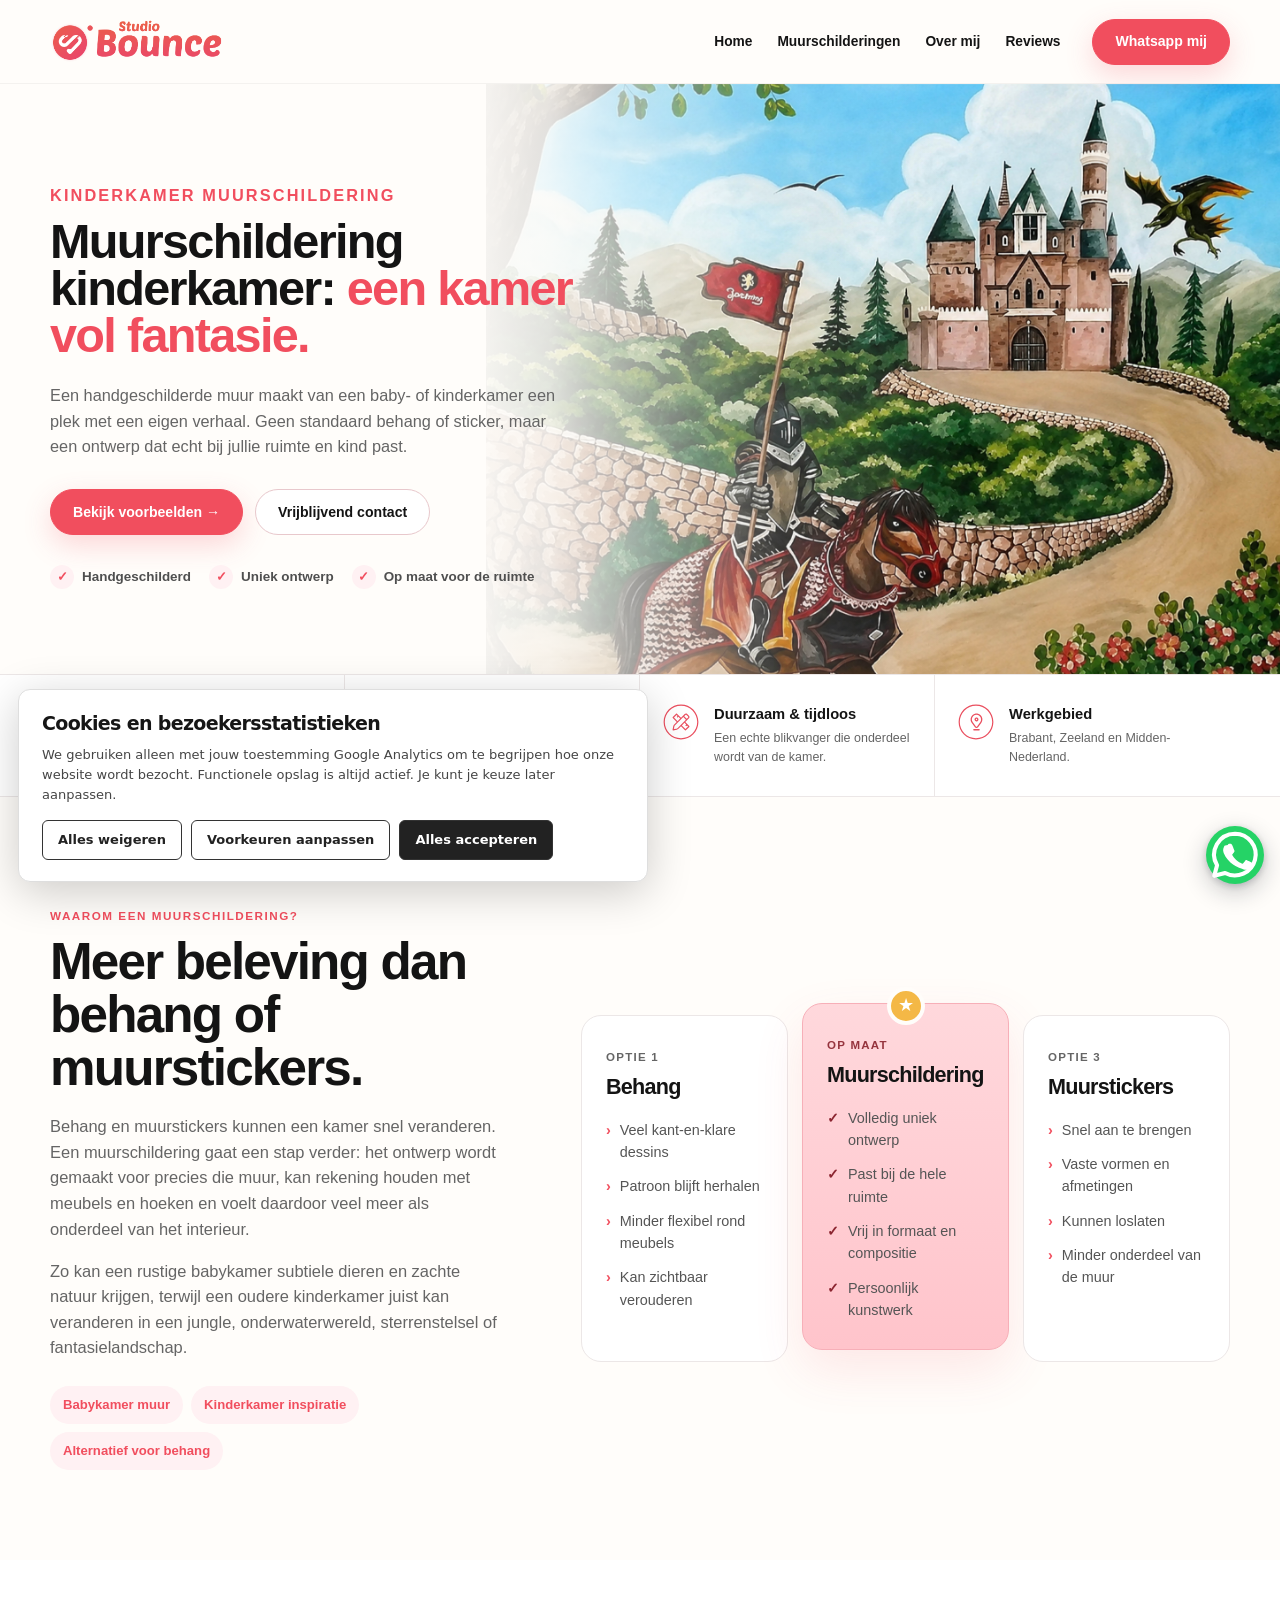
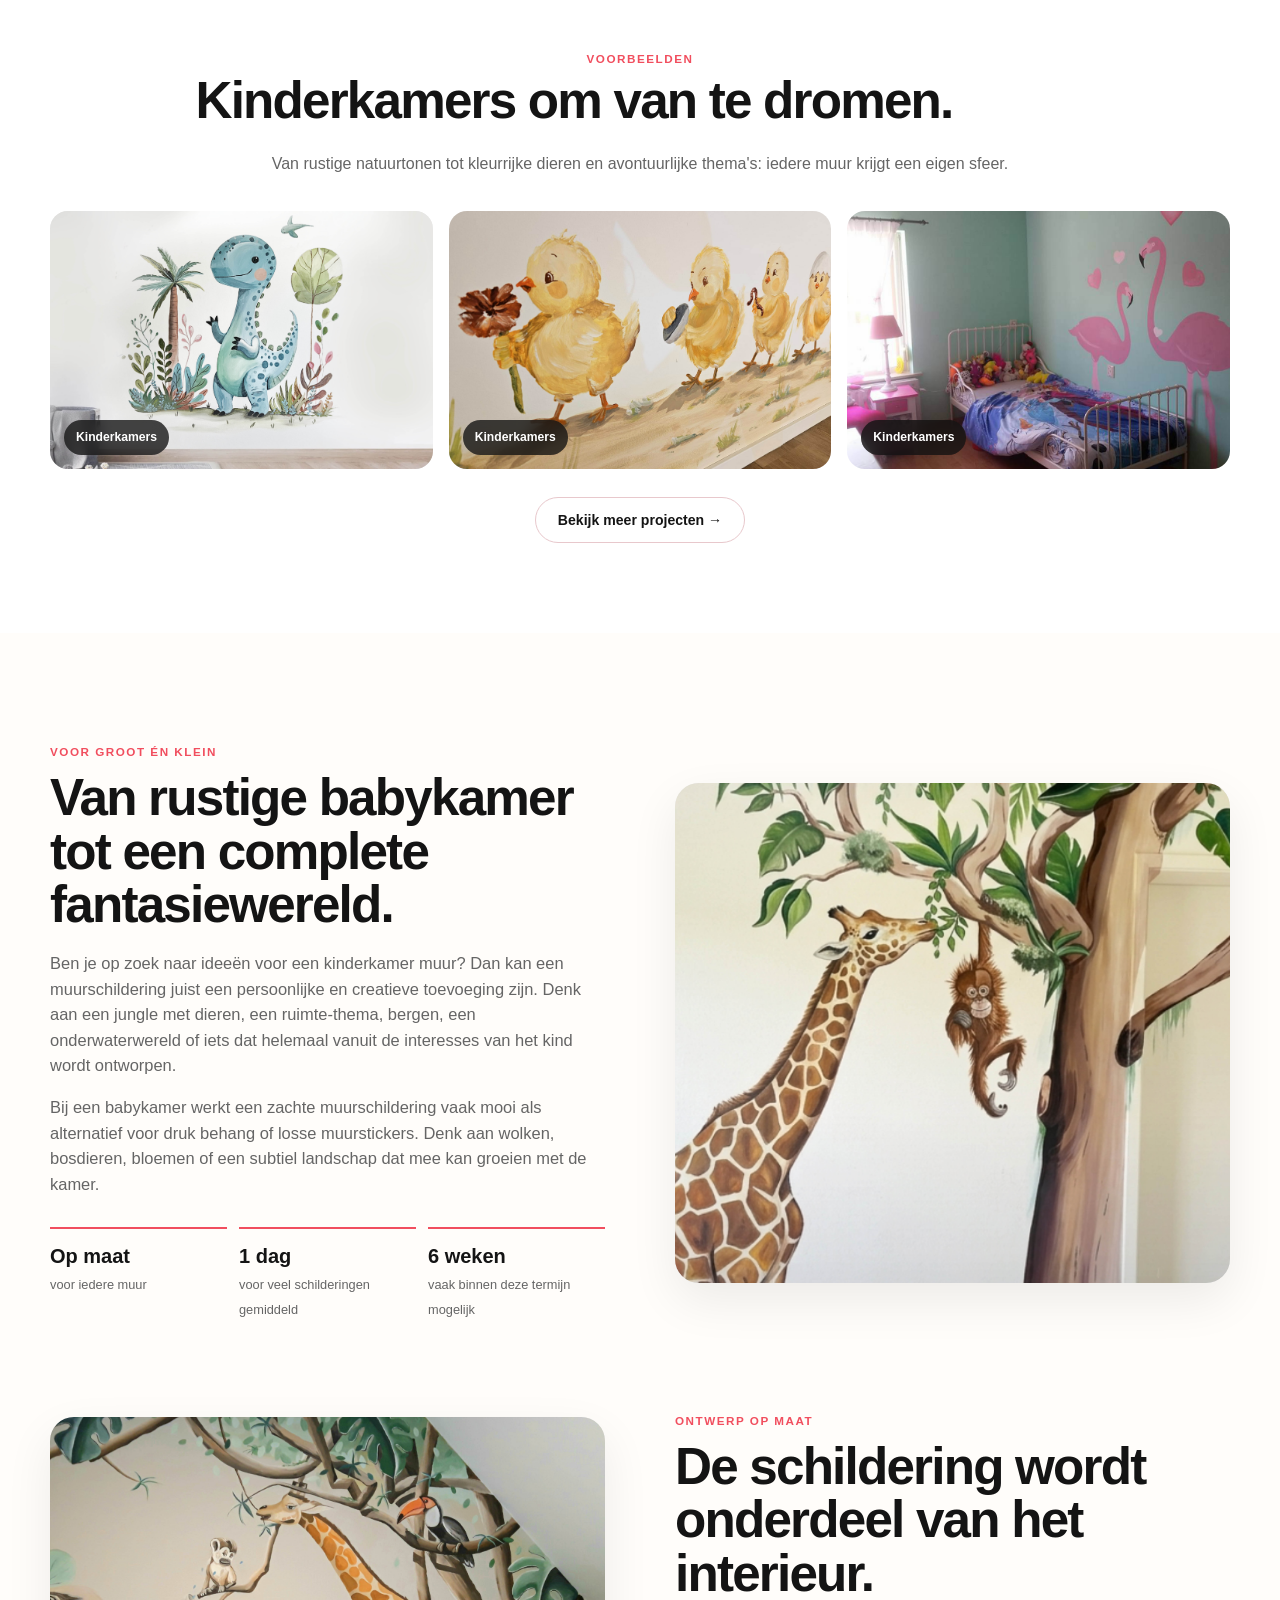
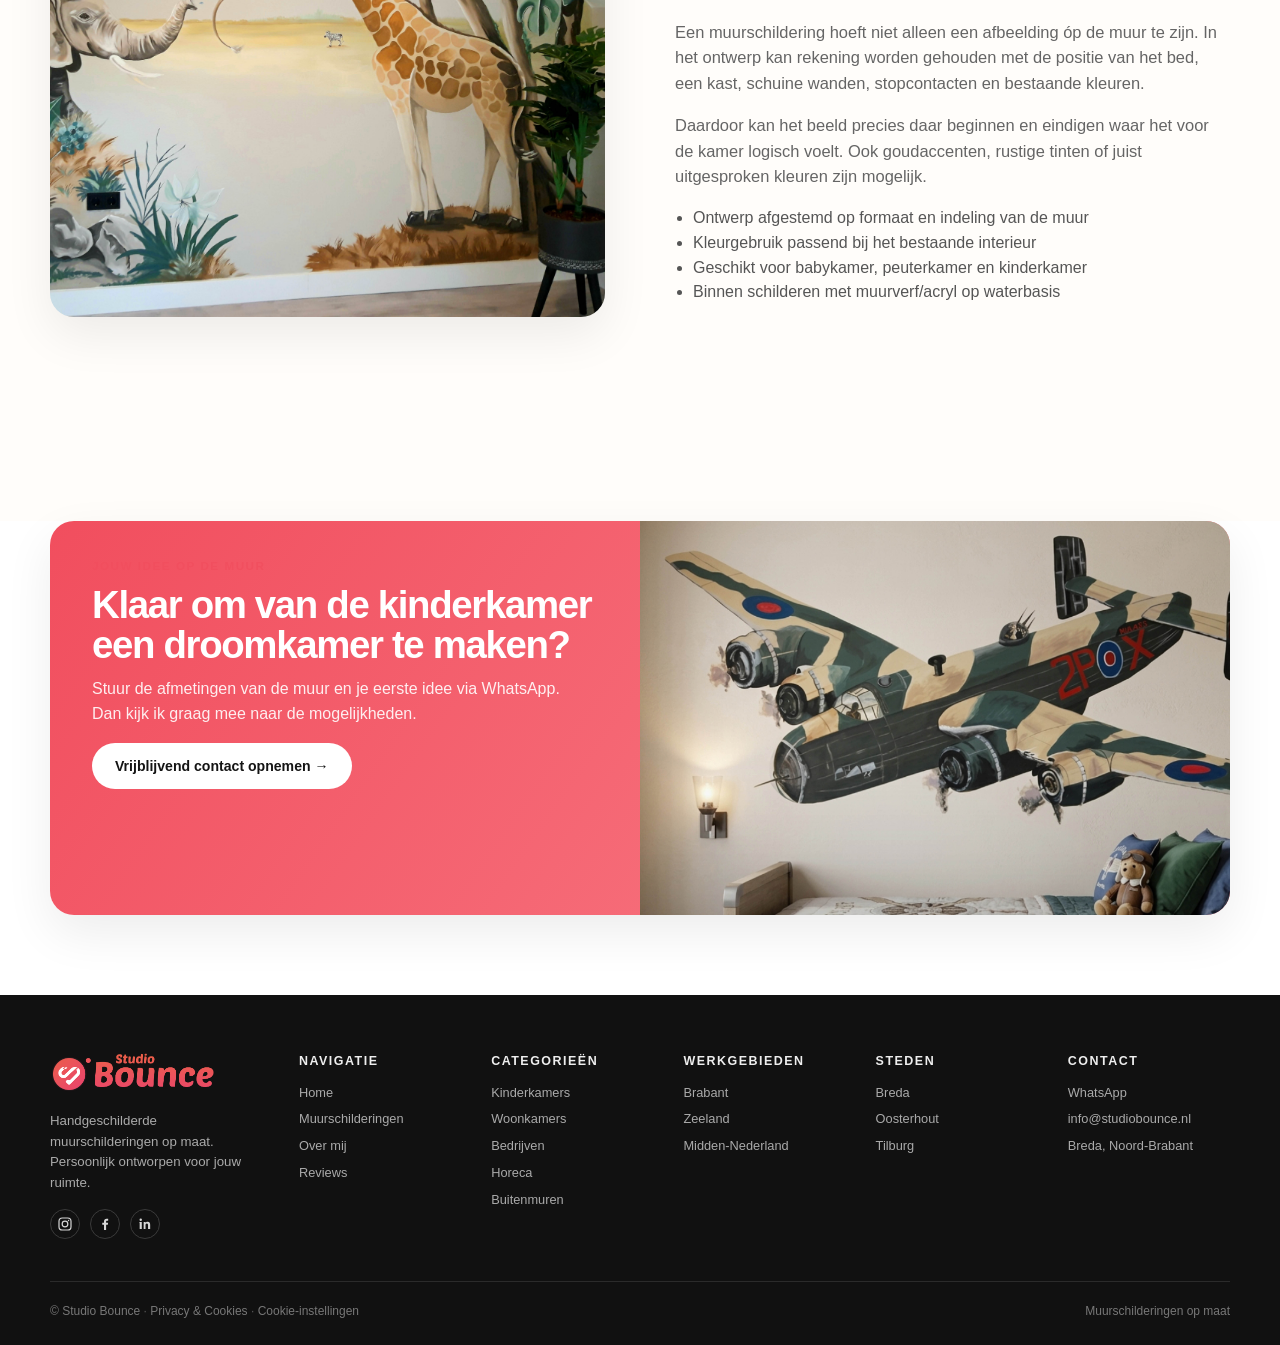
<file: kinderkamer/index.html>
<!DOCTYPE html>
<html lang="nl"><head>
  <!-- SiteEdit Counter.dev: begin -->
  <script async src="https://cdn.counter.dev/script.js" data-id="cee1f6a6-7c52-46c7-933c-d70c8f263736" data-utcoffset="1"></script>
  <!-- SiteEdit Counter.dev: end -->
  <!-- SiteEdit Analytics: begin -->
  <link rel="stylesheet" href="../css/siteedit-analytics.css">
  <script defer src="../js/siteedit-analytics-config.js"></script>
  <script defer src="../js/siteedit-analytics.js"></script>
  <!-- SiteEdit Analytics: end -->
<link rel="icon" href="../favicon.ico" sizes="any">
<link rel="icon" type="image/png" sizes="32x32" href="../assets/favicons/favicon-32x32.png">
<link rel="icon" type="image/png" sizes="16x16" href="../assets/favicons/favicon-16x16.png">
<link rel="apple-touch-icon" sizes="180x180" href="../assets/favicons/apple-touch-icon.png">

<meta charset="utf-8">
<meta content="width=device-width, initial-scale=1" name="viewport">
<meta content="#f14e5e" name="theme-color">
<meta content="Een unieke muurschildering voor de kinderkamer laten maken? Studio Bounce ontwerpt en schildert persoonlijke kinderkamer murals in Brabant, Zeeland en Midden-Nederland." name="description">
<meta content="index,follow,max-image-preview:large" name="robots">
<title>Muurschildering Kinderkamer op Maat | Studio Bounce</title>
<meta content="Muurschildering Kinderkamer op Maat | Studio Bounce" property="og:title">
<meta content="Van babykamer tot stoere kinderkamer: een handgeschilderde muur op maat die helemaal past bij de kamer en het kind." property="og:description">
<meta content="website" property="og:type">
<script type="application/ld+json">
  {
    "@context":"https://schema.org",
    "@type":"Service",
    "name":"Muurschildering kinderkamer op maat",
    "serviceType":"Muurschildering kinderkamer",
    "provider":{"@type":"LocalBusiness","name":"Studio Bounce"},
    "areaServed":["Brabant","Zeeland","Midden-Nederland"],
    "description":"Persoonlijke, handgeschilderde muurschilderingen voor babykamers en kinderkamers."
  }
  </script>
<link href="css/kinderkamer.css" rel="stylesheet"><link href="../css/site-system.css" rel="stylesheet"><style data-siteedit-site-frame="1920">
/* SiteEdit desktop composition: content is capped at 1920px; top-level section backgrounds always bleed to the real browser edges. */
html{overflow-x:clip}body{max-width:1920px!important;margin-left:auto!important;margin-right:auto!important;overflow-x:visible!important}[data-siteedit-fullbleed="true"]{isolation:isolate}[data-siteedit-fullbleed="true"]::before{content:"";position:absolute;z-index:-1;pointer-events:none;top:0;bottom:0;left:50%;width:100vw;transform:translateX(-50%);background:inherit;border-radius:0}[data-siteedit-fullbleed-context="true"]{position:relative}[data-siteedit-hidden="true"]{display:none!important}[data-siteedit-drop-active="true"]{outline:3px solid #7255ff!important;outline-offset:4px!important}
</style><style data-siteedit-responsive="true">@media(max-width:800px){[data-siteedit-free="true"]{position:relative!important;left:auto!important;right:auto!important;top:auto!important;max-width:100%!important;margin:24px auto!important}[data-siteedit-offset-x],[data-siteedit-offset-y]{translate:none!important}}</style><style data-siteedit-breakpoint-style="true">@media (min-width:1025px){[data-siteedit-responsive-id="se-r-mu2i2siw-5j"][data-siteedit-responsive-id="se-r-mu2i2siw-5j"]{width:36px !important;height:36px !important;}[data-siteedit-responsive-id="se-r-mu2i2y14-5p"][data-siteedit-responsive-id="se-r-mu2i2y14-5p"]{width:36px !important;height:36px !important;}[data-siteedit-responsive-id="se-r-mu2i33gn-5v"][data-siteedit-responsive-id="se-r-mu2i33gn-5v"]{width:36px !important;height:36px !important;}[data-siteedit-responsive-id="se-r-mu2i38l3-63"][data-siteedit-responsive-id="se-r-mu2i38l3-63"]{width:36px !important;height:36px !important;}[data-siteedit-responsive-id="se-r-mu2i3f5g-64"][data-siteedit-responsive-id="se-r-mu2i3f5g-64"]{translate:-66px -5px !important;}[data-siteedit-responsive-id="se-r-mvjmlnm2-6i"][data-siteedit-responsive-id="se-r-mvjmlnm2-6i"]{object-position:49.4% 49.7% !important;}[data-siteedit-responsive-id="se-r-mu2i4hvf-65"][data-siteedit-responsive-id="se-r-mu2i4hvf-65"]{object-position:59.6% 51.4% !important;}}</style><style data-siteedit-icon-helper="true">
svg[data-siteedit-icon]{overflow:visible!important;}
svg[data-siteedit-icon]:not([data-siteedit-icon-source="imported"])[data-siteedit-icon-fill-mode="none"] :is(path,rect,circle,ellipse,polygon,polyline,line){fill:none!important;}
svg[data-siteedit-icon]:not([data-siteedit-icon-source="imported"])[data-siteedit-icon-fill-mode="color"] :is(path,rect,circle,ellipse,polygon,polyline,line){fill:var(--siteedit-icon-fill,#000)!important;}
svg[data-siteedit-icon]:not([data-siteedit-icon-source="imported"])[data-siteedit-icon-stroke-mode="none"] :is(path,rect,circle,ellipse,polygon,polyline,line){stroke:none!important;}
svg[data-siteedit-icon]:not([data-siteedit-icon-source="imported"])[data-siteedit-icon-stroke-mode="color"] :is(path,rect,circle,ellipse,polygon,polyline,line){stroke:var(--siteedit-icon-stroke,currentColor)!important;}
svg[data-siteedit-icon]:not([data-siteedit-icon-source="imported"])[data-siteedit-icon-stroke-width] :is(path,rect,circle,ellipse,polygon,polyline,line){stroke-width:var(--siteedit-icon-stroke-width,1.8)!important;}
</style></head>
<body id="top" class="kinder-page">
<header class="site-header" data-siteedit-fullbleed="true">
<div class="container header-inner">
<a aria-label="Studio Bounce home" class="brand" href="../index.html">
<img alt="Studio Bounce" src="../assets/images/studio-bounce-logo.png">
</a>
<button aria-expanded="false" aria-label="Menu openen" class="mobile-toggle" type="button">
<span></span><span></span><span></span>
</button>
<nav aria-label="Hoofdnavigatie" class="main-nav">
<a href="../index.html">Home</a>
<a href="../index.html#portfolio">Muurschilderingen</a>
<a href="../index.html#over">Over mij</a>
<a href="../index.html#reviews">Reviews</a>
<a class="btn btn-primary whatsapp-link nav-cta" href="https://wa.me/31657114682?text=Hoi!%20Ik%20heb%20interesse%20in%20een%20muurschildering%20voor%20een%20kinderkamer%20en%20wil%20graag%20wat%20informatie." target="_blank" rel="noopener">Whatsapp mij</a>
</nav>
</div>
</header>
<main>
<section aria-labelledby="page-title" class="landing-hero" data-siteedit-fullbleed="true">
<div class="container landing-hero-grid">
<div class="landing-copy">
<p class="eyebrow">Kinderkamer muurschildering</p>
<h1 id="page-title">Muurschildering kinderkamer: <span>een kamer vol fantasie.</span></h1>
<p>Een handgeschilderde muur maakt van een baby- of kinderkamer een plek met een eigen verhaal. Geen standaard behang of sticker, maar een ontwerp dat echt bij jullie ruimte en kind past.</p>
<div class="hero-actions">
<a class="btn btn-primary" href="#voorbeelden">Bekijk voorbeelden →</a>
<a class="btn btn-outline whatsapp-link" href="https://wa.me/31657114682?text=Hoi!%20Ik%20heb%20interesse%20in%20een%20muurschildering%20voor%20een%20kinderkamer%20en%20wil%20graag%20wat%20informatie." target="_blank" rel="noopener">Vrijblijvend contact</a>
</div>
<div aria-label="Voordelen" class="hero-notes">
<span class="hero-note">Handgeschilderd</span>
<span class="hero-note">Uniek ontwerp</span>
<span class="hero-note">Op maat voor de ruimte</span>
</div>
</div>
<div class="hero-visual">
<img alt="Jungle muurschildering in een warme kinderkamer" decoding="async" fetchpriority="high" src="../assets/siteedit/Kinderkamer_Muurschilderingen-website1-4.jpg" data-category-image-index="0" data-category-source="kinderkamers">
</div>
</div>
</section>
<div aria-label="Belangrijkste kenmerken" class="info-strip">
<div class="container info-grid">
<div class="info-item"><div class="info-icon" data-siteedit-icon-name="Tekengebied 1" style="color: inherit;"><svg xmlns="http://www.w3.org/2000/svg" id="Laag_1" data-name="Laag 1" viewBox="0 0 30 30" data-siteedit-icon="true" data-siteedit-icon-name="Tekengebied 1" data-siteedit-icon-source="imported" aria-hidden="true" focusable="false" preserveAspectRatio="xMidYMid meet" data-siteedit-icon-fill-mode="original" data-siteedit-icon-stroke-mode="original" style="overflow: visible !important; width: 1em; height: 1em;" data-siteedit-responsive-id="se-r-mu2i2siw-5j" data-siteedit-desktop-style="{&quot;width&quot;:&quot;36px&quot;,&quot;height&quot;:&quot;36px&quot;}">
  <defs>
    <style>
      .cls-1 {
        fill: #ea4f5f;
      }
    </style>
  </defs>
  <g>
    <path class="cls-1" d="M15.34,22.39h-1.5c-3.2-.57-5.72-3.14-6.23-6.34l.05-2.05c.51-3.29,3.01-5.82,6.36-6.31,4.16-.6,8.11,2.22,8.35,6.37.13,2.27-1.46,4.08-3.68,4.16l-1.79.06c-.53.02-.97.31-1.18.75s-.14.91.17,1.31c.27.41.33.77.24,1.36l-.79.69ZM18.76,17.34c1.49-.06,2.54-1.17,2.71-2.58.14-1.18-.19-2.33-.81-3.34-1.11-1.8-2.97-2.77-5.07-2.92-3.77-.26-6.92,2.51-7.09,6.21s2.67,6.75,6.39,6.8c.13,0,.42-.12.43-.23.05-.42-1.08-1.37-.32-2.73.38-.68,1.06-1.12,1.97-1.15l1.79-.07Z" data-siteedit-original-fill="rgb(234, 79, 95)" data-siteedit-original-stroke="none" data-siteedit-original-stroke-width="1px" style="fill: rgb(234, 79, 95) !important; stroke: none !important; stroke-width: 1px !important;"></path>
    <path class="cls-1" d="M10.73,15.54c.77-.21,1.44.27,1.59.92.15.69-.23,1.36-.94,1.55-.61.16-1.32-.21-1.52-.81-.22-.69.09-1.45.86-1.66ZM10.87,16.38c-.23.17-.27.51-.14.64s.45.2.56.1c.15-.12.23-.38.18-.52-.06-.17-.47-.32-.6-.22Z" data-siteedit-original-fill="rgb(234, 79, 95)" data-siteedit-original-stroke="none" data-siteedit-original-stroke-width="1px" style="fill: rgb(234, 79, 95) !important; stroke: none !important; stroke-width: 1px !important;"></path>
    <path class="cls-1" d="M13.14,9.43c.76-.06,1.31.53,1.37,1.16.07.74-.47,1.35-1.19,1.4-.66.04-1.27-.43-1.36-1.12s.38-1.37,1.18-1.43ZM13.04,10.34c-.23.11-.27.51-.15.63.11.11.42.19.55.13.16-.06.25-.45.17-.61-.06-.13-.39-.25-.57-.16Z" data-siteedit-original-fill="rgb(234, 79, 95)" data-siteedit-original-stroke="none" data-siteedit-original-stroke-width="1px" style="fill: rgb(234, 79, 95) !important; stroke: none !important; stroke-width: 1px !important;"></path>
    <path class="cls-1" d="M16.72,9.43c.76-.06,1.31.53,1.37,1.16.07.74-.47,1.35-1.19,1.4-.66.05-1.27-.43-1.36-1.12s.38-1.37,1.18-1.43ZM16.62,10.34c-.23.11-.27.51-.15.63.1.11.42.18.55.13.16-.07.25-.44.17-.61-.06-.13-.39-.24-.57-.16Z" data-siteedit-original-fill="rgb(234, 79, 95)" data-siteedit-original-stroke="none" data-siteedit-original-stroke-width="1px" style="fill: rgb(234, 79, 95) !important; stroke: none !important; stroke-width: 1px !important;"></path>
    <path class="cls-1" d="M10.27,12.09c.75-.23,1.42.22,1.61.89s-.2,1.36-.88,1.57c-.63.19-1.31-.15-1.55-.74-.27-.68.05-1.48.81-1.71ZM10.39,12.96c-.23.19-.16.6,0,.69.12.07.41.07.53-.01.13-.1.16-.45.08-.59-.07-.13-.47-.2-.61-.09Z" data-siteedit-original-fill="rgb(234, 79, 95)" data-siteedit-original-stroke="none" data-siteedit-original-stroke-width="1px" style="fill: rgb(234, 79, 95) !important; stroke: none !important; stroke-width: 1px !important;"></path>
    <path class="cls-1" d="M19.04,12.09c.76-.23,1.42.22,1.61.89.18.64-.2,1.35-.88,1.56-.63.2-1.31-.15-1.55-.74-.28-.67.05-1.48.81-1.71ZM19.18,12.94c-.2.13-.23.51-.09.66.12.12.45.15.59.04.13-.1.17-.45.08-.59-.08-.12-.46-.2-.58-.12Z" data-siteedit-original-fill="rgb(234, 79, 95)" data-siteedit-original-stroke="none" data-siteedit-original-stroke-width="1px" style="fill: rgb(234, 79, 95) !important; stroke: none !important; stroke-width: 1px !important;"></path>
  </g>
  <path class="cls-1" d="M15,1.5c7.44,0,13.5,6.06,13.5,13.5s-6.06,13.5-13.5,13.5S1.5,22.44,1.5,15,7.56,1.5,15,1.5M15,.5C6.99.5.5,6.99.5,15s6.49,14.5,14.5,14.5,14.5-6.49,14.5-14.5S23.01.5,15,.5h0Z" data-siteedit-original-fill="rgb(234, 79, 95)" data-siteedit-original-stroke="none" data-siteedit-original-stroke-width="1px" style="fill: rgb(234, 79, 95) !important; stroke: none !important; stroke-width: 1px !important;"></path>
</svg></div><div><strong>100% op maat</strong><span>Geen standaard print, maar een ontwerp voor jouw muur.</span></div></div>
<div class="info-item"><div class="info-icon" data-siteedit-icon-name="Tekengebied 3" style="color: inherit;"><svg xmlns="http://www.w3.org/2000/svg" id="Laag_1" data-name="Laag 1" viewBox="0 0 30 30" data-siteedit-icon="true" data-siteedit-icon-name="Tekengebied 3" data-siteedit-icon-source="imported" aria-hidden="true" focusable="false" preserveAspectRatio="xMidYMid meet" data-siteedit-icon-fill-mode="original" data-siteedit-icon-stroke-mode="original" style="overflow: visible !important; width: 1em; height: 1em;" data-siteedit-responsive-id="se-r-mu2i2y14-5p" data-siteedit-desktop-style="{&quot;width&quot;:&quot;36px&quot;,&quot;height&quot;:&quot;36px&quot;}">
  <defs>
    <style>
      .cls-1 {
        fill: #ea4f5f;
      }
    </style>
  </defs>
  <path class="cls-1" d="M22.01,12.28v1.3c-.36,1.85-1.76,3.29-3.24,4.51l-3.42,2.84c-.25.21-.62.03-.84-.15l-3.64-3.05c-.83-.69-1.54-1.47-2.13-2.36-.96-1.47-1.01-3.28-.07-4.75.74-1.16,1.98-1.73,3.32-1.64,1.23.08,2.32.8,3.03,1.99.92-1.55,2.47-2.29,4.18-1.9,1.46.33,2.56,1.63,2.8,3.21ZM20.42,14.76c.63-1.11.72-2.33.11-3.41-.75-1.34-2.46-1.69-3.71-.79s-1.14,2.34-1.84,2.26c-.66-.08-.53-1.37-1.76-2.26s-2.96-.54-3.71.79c-.61,1.08-.51,2.3.09,3.37.56.79,1.17,1.51,1.92,2.13l3.5,2.92,3.85-3.23c.6-.5,1.07-1.13,1.55-1.79Z" data-siteedit-original-fill="rgb(234, 79, 95)" data-siteedit-original-stroke="none" data-siteedit-original-stroke-width="1px" style="fill: rgb(234, 79, 95) !important; stroke: none !important; stroke-width: 1px !important;"></path>
  <path class="cls-1" d="M15.02,1.5c7.44,0,13.5,6.06,13.5,13.5s-6.06,13.5-13.5,13.5S1.52,22.44,1.52,15,7.58,1.5,15.02,1.5M15.02.5C7.01.5.52,6.99.52,15s6.49,14.5,14.5,14.5,14.5-6.49,14.5-14.5S23.03.5,15.02.5h0Z" data-siteedit-original-fill="rgb(234, 79, 95)" data-siteedit-original-stroke="none" data-siteedit-original-stroke-width="1px" style="fill: rgb(234, 79, 95) !important; stroke: none !important; stroke-width: 1px !important;"></path>
</svg></div><div><strong>Persoonlijk</strong><span>Afgestemd op kleuren, thema, kamer en wensen.</span></div></div>
<div class="info-item"><div class="info-icon" data-siteedit-icon-name="Tekengebied 2" style="color: inherit;"><svg xmlns="http://www.w3.org/2000/svg" id="Laag_1" data-name="Laag 1" viewBox="0 0 30 30" data-siteedit-icon="true" data-siteedit-icon-name="Tekengebied 2" data-siteedit-icon-source="imported" aria-hidden="true" focusable="false" preserveAspectRatio="xMidYMid meet" data-siteedit-icon-fill-mode="original" data-siteedit-icon-stroke-mode="original" style="overflow: visible !important; width: 1em; height: 1em;" data-siteedit-responsive-id="se-r-mu2i33gn-5v" data-siteedit-desktop-style="{&quot;width&quot;:&quot;36px&quot;,&quot;height&quot;:&quot;36px&quot;}">
  <defs>
    <style>
      .cls-1 {
        fill: #ea4f5f;
      }
    </style>
  </defs>
  <path class="cls-1" d="M18.32,21.88l-3.31-3.32-2.14,2.13c-.39.39-.87.67-1.4.82l-3.04.55c-.25.05-.53-.35-.48-.57l.56-2.95c.11-.41.32-.91.62-1.21l2.32-2.33-3.32-3.31c-.23-.23-.23-.6.01-.81l2.75-2.75c.14-.19.57-.25.74-.08l3.38,3.38,3.06-3.05c.59-.59,1.49-.57,2.1-.03l1.43,1.43c.59.6.64,1.55.03,2.17l-3.05,3.06,3.32,3.31c.19.19.19.52.05.75l-2.88,2.87c-.17.17-.58.12-.74-.04ZM20.97,11.16c.12-.12.05-.55-.07-.66l-1.39-1.39c-.2-.2-.6-.18-.8.02l-1.06,1.1,2.14,2.14,1.18-1.2ZM12.86,10.72l-.71.72-.71-.74.71-.71-.83-.84-2.16,2.14,2.99,2.99,2.15-2.15-1.44-1.42ZM11.19,20.54c.38-.14.76-.35,1.04-.63l6.85-6.85-2.15-2.14-7.29,7.29c-.22.9-.38,1.69-.57,2.68l2.11-.35ZM20.02,17.84l-.74.71-.7-.71.71-.73-1.42-1.42-2.15,2.14,2.98,3.01,2.15-2.15-.84-.84Z" data-siteedit-original-fill="rgb(234, 79, 95)" data-siteedit-original-stroke="none" data-siteedit-original-stroke-width="1px" style="fill: rgb(234, 79, 95) !important; stroke: none !important; stroke-width: 1px !important;"></path>
  <path class="cls-1" d="M15,1.5c7.44,0,13.5,6.06,13.5,13.5s-6.06,13.5-13.5,13.5S1.5,22.44,1.5,15,7.56,1.5,15,1.5M15,.5C6.99.5.5,6.99.5,15s6.49,14.5,14.5,14.5,14.5-6.49,14.5-14.5S23.01.5,15,.5h0Z" data-siteedit-original-fill="rgb(234, 79, 95)" data-siteedit-original-stroke="none" data-siteedit-original-stroke-width="1px" style="fill: rgb(234, 79, 95) !important; stroke: none !important; stroke-width: 1px !important;"></path>
</svg></div><div><strong>Duurzaam &amp; tijdloos</strong><span>Een echte blikvanger die onderdeel wordt van de kamer.</span></div></div>
<div class="info-item"><div class="info-icon" data-siteedit-icon-name="Tekengebied 4" style="color: inherit;"><svg xmlns="http://www.w3.org/2000/svg" id="Laag_1" data-name="Laag 1" viewBox="0 0 30 30" data-siteedit-icon="true" data-siteedit-icon-name="Tekengebied 4" data-siteedit-icon-source="imported" aria-hidden="true" focusable="false" preserveAspectRatio="xMidYMid meet" data-siteedit-icon-fill-mode="original" data-siteedit-icon-stroke-mode="original" style="overflow: visible !important; width: 1em; height: 1em;" data-siteedit-responsive-id="se-r-mu2i38l3-63" data-siteedit-desktop-style="{&quot;width&quot;:&quot;36px&quot;,&quot;height&quot;:&quot;36px&quot;}">
  <defs>
    <style>
      .cls-1 {
        fill: #ea4f5f;
      }
    </style>
  </defs>
  <path class="cls-1" d="M16.07,8.01c1.75.25,3.17,1.4,3.82,2.85.76,1.71.54,3.56-.53,5l-2.63,3.52c-.32.42-.88.67-1.37.65-.45-.01-.97-.26-1.26-.65l-2.59-3.46c-1.11-1.48-1.37-3.36-.54-5.15.66-1.42,2.1-2.52,3.8-2.77h1.3ZM15.87,18.68l2.6-3.48c1.23-1.64.94-3.9-.56-5.2s-3.71-1.24-5.14.1-1.61,3.55-.4,5.16l2.59,3.44c.22.29.66.29.9-.03Z" data-siteedit-original-fill="rgb(234, 79, 95)" data-siteedit-original-stroke="none" data-siteedit-original-stroke-width="1px" style="fill: rgb(234, 79, 95) !important; stroke: none !important; stroke-width: 1px !important;"></path>
  <path class="cls-1" d="M17.61,22h-4.4c-.26,0-.53-.28-.54-.5-.02-.29.23-.6.55-.6h4.4c.26,0,.53.28.54.5.02.28-.23.6-.54.6Z" data-siteedit-original-fill="rgb(234, 79, 95)" data-siteedit-original-stroke="none" data-siteedit-original-stroke-width="1px" style="fill: rgb(234, 79, 95) !important; stroke: none !important; stroke-width: 1px !important;"></path>
  <path class="cls-1" d="M14.98,11.32c.93-.26,1.78.32,2.01,1.14.25.87-.28,1.77-1.14,2.02s-1.71-.24-1.99-1.07.16-1.82,1.12-2.09ZM15.24,12.38c-.32.12-.45.49-.33.75.11.25.47.39.73.28s.38-.47.28-.73c-.08-.21-.44-.38-.68-.29Z" data-siteedit-original-fill="rgb(234, 79, 95)" data-siteedit-original-stroke="none" data-siteedit-original-stroke-width="1px" style="fill: rgb(234, 79, 95) !important; stroke: none !important; stroke-width: 1px !important;"></path>
  <path class="cls-1" d="M15,1.5c7.44,0,13.5,6.06,13.5,13.5s-6.06,13.5-13.5,13.5S1.5,22.44,1.5,15,7.56,1.5,15,1.5M15,.5C6.99.5.5,6.99.5,15s6.49,14.5,14.5,14.5,14.5-6.49,14.5-14.5S23.01.5,15,.5h0Z" data-siteedit-original-fill="rgb(234, 79, 95)" data-siteedit-original-stroke="none" data-siteedit-original-stroke-width="1px" style="fill: rgb(234, 79, 95) !important; stroke: none !important; stroke-width: 1px !important;"></path>
</svg></div><div><strong>Werkgebied</strong><span>Brabant, Zeeland en Midden-Nederland.</span></div></div>
</div>
</div>
<section class="intro" id="waarom" data-siteedit-fullbleed="true" data-siteedit-fullbleed-context="true">
<div class="container intro-grid">
<div class="intro-copy">
<p class="eyebrow">Waarom een muurschildering?</p>
<h2>Meer beleving dan behang of muurstickers.</h2>
<p>Behang en muurstickers kunnen een kamer snel veranderen. Een muurschildering gaat een stap verder: het ontwerp wordt gemaakt voor precies die muur, kan rekening houden met meubels en hoeken en voelt daardoor veel meer als onderdeel van het interieur.</p>
<p>Zo kan een rustige babykamer subtiele dieren en zachte natuur krijgen, terwijl een oudere kinderkamer juist kan veranderen in een jungle, onderwaterwereld, sterrenstelsel of fantasielandschap.</p>
<div aria-label="Gerelateerde onderwerpen" class="topic-links">
<a href="#babykamer">Babykamer muur</a>
<a href="#voorbeelden">Kinderkamer inspiratie</a>
<a href="#vergelijking">Alternatief voor behang</a>
</div>
</div>
<div class="compare-grid" id="vergelijking">
<article class="compare-card">
<span class="compare-kicker">Optie 1</span><h3>Behang</h3>
<ul><li>Veel kant-en-klare dessins</li><li>Patroon blijft herhalen</li><li>Minder flexibel rond meubels</li><li>Kan zichtbaar verouderen</li></ul>
</article>
<article class="compare-card featured">
<div class="compare-star">★</div>
<span class="compare-kicker">Op maat</span><h3>Muurschildering</h3>
<ul><li>Volledig uniek ontwerp</li><li>Past bij de hele ruimte</li><li>Vrij in formaat en compositie</li><li>Persoonlijk kunstwerk</li></ul>
</article>
<article class="compare-card">
<span class="compare-kicker">Optie 3</span><h3>Muurstickers</h3>
<ul><li>Snel aan te brengen</li><li>Vaste vormen en afmetingen</li><li>Kunnen loslaten</li><li>Minder onderdeel van de muur</li></ul>
</article>
</div>
</div>
</section>
<section class="examples" id="voorbeelden" data-siteedit-fullbleed="true" data-siteedit-fullbleed-context="true">
<div class="container">
<div class="section-head">
<p class="eyebrow">Voorbeelden</p>
<h2 data-siteedit-responsive-id="se-r-mu2i3f5g-64" data-siteedit-desktop-style="{&quot;translate&quot;:&quot;-66px -5px&quot;}">Kinderkamers om van te dromen.</h2>
<p>Van rustige natuurtonen tot kleurrijke dieren en avontuurlijke thema's: iedere muur krijgt een eigen sfeer.</p>
</div>
<div class="example-grid" data-category-examples="kinderkamers">
<article class="example-card"><img alt="Kinderkamer muurschildering van Studio Bounce" decoding="async" loading="lazy" src="../assets/siteedit/Kinderkamer_Muurschilderingen-website16-4.jpg" data-category-image-index="1" data-category-source="kinderkamers" data-siteedit-responsive-id="se-r-mvjmlnm2-6i" data-siteedit-desktop-style="{&quot;object-position&quot;:&quot;49.4% 49.7%&quot;}"><span class="example-label">Kinderkamers</span></article>
<article class="example-card"><img alt="Kinderkamer muurschildering van Studio Bounce" decoding="async" loading="lazy" src="../assets/siteedit/Kinderkamer_Muurschilderingen-website25-4.jpg" data-category-image-index="2" data-category-source="kinderkamers"><span class="example-label">Kinderkamers</span></article>
<article class="example-card"><img alt="Kinderkamer muurschildering van Studio Bounce" decoding="async" loading="lazy" src="../assets/siteedit/Kinderkamer_Muurschilderingen-website6-4.jpg" data-category-image-index="3" data-category-source="kinderkamers"><span class="example-label">Kinderkamers</span></article>
</div>
<div class="center-actions"><a class="btn btn-outline" href="../index.html#portfolio">Bekijk meer projecten →</a></div>
</div>
</section>
<section class="story" id="babykamer" data-siteedit-fullbleed="true" data-siteedit-fullbleed-context="true">
<div class="container">
<div class="story-grid">
<div class="story-copy">
<p class="eyebrow">Voor groot én klein</p>
<h2>Van rustige babykamer tot een complete fantasiewereld.</h2>
<p>Ben je op zoek naar ideeën voor een kinderkamer muur? Dan kan een muurschildering juist een persoonlijke en creatieve toevoeging zijn. Denk aan een jungle met dieren, een ruimte-thema, bergen, een onderwaterwereld of iets dat helemaal vanuit de interesses van het kind wordt ontworpen.</p>
<p>Bij een babykamer werkt een zachte muurschildering vaak mooi als alternatief voor druk behang of losse muurstickers. Denk aan wolken, bosdieren, bloemen of een subtiel landschap dat mee kan groeien met de kamer.</p>
<div class="mini-stat-row">
<div class="mini-stat"><strong>Op maat</strong><span>voor iedere muur</span></div>
<div class="mini-stat"><strong>1 dag</strong><span>voor veel schilderingen gemiddeld</span></div>
<div class="mini-stat"><strong>6 weken</strong><span>vaak binnen deze termijn mogelijk</span></div>
</div>
</div>
<div class="story-media"><img alt="Studio Bounce werkt met verf en penseel aan een kinderkamer mural" decoding="async" loading="lazy" src="../assets/siteedit/Kinderkamer_Muurschilderingen-website11-4.jpg" data-category-image-index="4" data-category-source="kinderkamers"></div>
</div>
<div class="story-grid reverse">
<div class="story-copy">
<p class="eyebrow">Ontwerp op maat</p>
<h2>De schildering wordt onderdeel van het interieur.</h2>
<p>Een muurschildering hoeft niet alleen een afbeelding óp de muur te zijn. In het ontwerp kan rekening worden gehouden met de positie van het bed, een kast, schuine wanden, stopcontacten en bestaande kleuren.</p>
<p>Daardoor kan het beeld precies daar beginnen en eindigen waar het voor de kamer logisch voelt. Ook goudaccenten, rustige tinten of juist uitgesproken kleuren zijn mogelijk.</p>
<ul>
<li>Ontwerp afgestemd op formaat en indeling van de muur</li>
<li>Kleurgebruik passend bij het bestaande interieur</li>
<li>Geschikt voor babykamer, peuterkamer en kinderkamer</li>
<li>Binnen schilderen met muurverf/acryl op waterbasis</li>
</ul>
</div>
<div class="story-media"><img alt="Rustige muurschildering voor een babykamer" decoding="async" loading="lazy" src="../assets/siteedit/Kinderkamer_Muurschilderingen-website3-3.jpg" data-category-image-index="5" data-category-source="kinderkamers" data-siteedit-responsive-id="se-r-mu2i4hvf-65" data-siteedit-desktop-style="{&quot;object-position&quot;:&quot;59.6% 51.4%&quot;}"></div>
</div>
</div>
</section>
<section class="contact-banner" id="contact" data-siteedit-fullbleed="true" data-siteedit-fullbleed-context="true">
<div class="container">
<div class="contact-card">
<div class="contact-copy">
<p class="eyebrow" style="color:white;opacity:.78">Jouw idee op de muur</p>
<h2>Klaar om van de kinderkamer een droomkamer te maken?</h2>
<p>Stuur de afmetingen van de muur en je eerste idee via WhatsApp. Dan kijk ik graag mee naar de mogelijkheden.</p>
<a class="btn whatsapp-link" href="https://wa.me/31657114682?text=Hoi!%20Ik%20heb%20interesse%20in%20een%20muurschildering%20voor%20een%20kinderkamer%20en%20wil%20graag%20wat%20informatie." target="_blank" rel="noopener">Vrijblijvend contact opnemen →</a>
</div>
<div class="contact-single-image"><img alt="Kinderkamer muurschildering van Studio Bounce" decoding="async" loading="lazy" src="../assets/siteedit/Kinderkamer_Muurschilderingen-website12-4.jpg" data-category-image-index="6" data-category-source="kinderkamers"></div>
</div>
</div>
</section>
</main>
<footer class="site-footer" data-siteedit-fullbleed="true" data-siteedit-fullbleed-context="true">
<div class="container footer-grid">
<div class="footer-brand">
<img alt="Studio Bounce" src="../assets/images/studio-bounce-logo.png">
<p>Handgeschilderde muurschilderingen op maat. Persoonlijk ontworpen voor jouw ruimte.</p>
<div aria-label="Social media" class="socials">
<a aria-label="Instagram" href="https://www.instagram.com/studiobounce_breda/" target="_blank" rel="noopener noreferrer" title="Instagram">
<svg aria-hidden="true" viewBox="0 0 24 24" focusable="false"><rect x="3" y="3" width="18" height="18" rx="5"></rect><circle cx="12" cy="12" r="4.25"></circle><circle cx="17.35" cy="6.65" r="1.05" class="social-fill"></circle></svg>
</a>
<a aria-label="Facebook" href="https://www.facebook.com/lindsay.studiobounce" target="_blank" rel="noopener noreferrer" title="Facebook">
<svg aria-hidden="true" viewBox="0 0 24 24" focusable="false"><path class="social-fill" d="M13.65 21v-7.7h2.6l.4-3h-3V8.4c0-.87.24-1.46 1.5-1.46h1.6V4.25c-.28-.04-1.23-.12-2.34-.12-2.32 0-3.91 1.42-3.91 4.02v2.15H7.88v3h2.62V21h3.15z"></path></svg>
</a>
<a aria-label="LinkedIn" href="https://nl.linkedin.com/company/studio-bounce" target="_blank" rel="noopener noreferrer" title="LinkedIn">
<svg aria-hidden="true" viewBox="0 0 24 24" focusable="false"><rect class="social-fill" x="4" y="9" width="3.2" height="10.5" rx=".35"></rect><circle class="social-fill" cx="5.6" cy="5.6" r="1.8"></circle><path class="social-fill" d="M10 9h3v1.45h.04c.42-.8 1.44-1.65 2.96-1.65 3.17 0 3.75 2.08 3.75 4.8v5.9h-3.2v-5.23c0-1.25-.02-2.86-1.74-2.86-1.74 0-2.01 1.36-2.01 2.77v5.32H10V9z"></path></svg>
</a>
</div>
</div>
<div class="footer-col">
<h3>Navigatie</h3>
<a href="../index.html">Home</a>
<a href="../index.html#portfolio">Muurschilderingen</a>
<a href="../index.html#over">Over mij</a>
<a href="../index.html#reviews">Reviews</a>
</div>
<div class="footer-col">
<h3>Categorieën</h3>
<a href="../kinderkamer/index.html">Kinderkamers</a>
<a href="../woonkamers/index.html">Woonkamers</a>
<a href="../bedrijven/index.html">Bedrijven</a>
<a href="../horeca/index.html">Horeca</a>
<a href="../buitenmuren/index.html">Buitenmuren</a>
</div>
<div class="footer-col">
<h3>Werkgebieden</h3>
<a href="../muurschildering-brabant/index.html">Brabant</a>
<a href="../muurschildering-zeeland/index.html">Zeeland</a>
<a href="../muurschildering-midden-nederland/index.html">Midden-Nederland</a>
</div>
<div class="footer-col footer-cities-col">
<h3>Steden</h3>
<a href="../muurschildering-breda/index.html">Breda</a>
<a href="../muurschildering-oosterhout/index.html">Oosterhout</a>
<a href="../muurschildering-tilburg/index.html">Tilburg</a>
</div>
<div class="footer-col">
<h3>Contact</h3>
<a class="whatsapp-link" href="https://wa.me/31657114682?text=Hoi!%20Ik%20heb%20interesse%20in%20een%20muurschildering%20voor%20een%20kinderkamer%20en%20wil%20graag%20wat%20informatie." target="_blank" rel="noopener">WhatsApp</a>
<a href="mailto:info@studiobounce.nl">info@studiobounce.nl</a>
<span>Breda, Noord-Brabant</span>
</div>
</div>
<div class="container footer-bottom">
<span>© Studio Bounce<!-- SiteEdit Privacy Link: begin --><span class="se-privacy-footer-separator"> · </span><a class="se-privacy-footer-link" href="../privacy-en-cookies.html">Privacy &amp; Cookies</a><!-- SiteEdit Privacy Link: end --></span>
<span>Muurschilderingen op maat</span>
</div>
</footer>
<script defer="" src="../js/site-nav.js"></script>
<script defer="" src="js/kinderkamer.js"></script>

<a class="mobile-whatsapp-fab whatsapp-link" href="https://wa.me/31657114682?text=Hoi!%20Ik%20heb%20interesse%20in%20een%20muurschildering%20voor%20een%20kinderkamer%20en%20wil%20graag%20wat%20informatie." target="_blank" rel="noopener" aria-label="Neem contact op via WhatsApp" title="WhatsApp">
  <svg viewBox="0 0 32 32" aria-hidden="true" focusable="false">
    <path d="M16 4.25a11.5 11.5 0 0 0-9.88 17.38L4.55 27.5l5.99-1.57A11.5 11.5 0 1 0 16 4.25Z" fill="none" stroke="currentColor" stroke-width="2.25" stroke-linecap="round" stroke-linejoin="round"></path>
    <path d="M12.02 10.45c.27-.61.56-.62.83-.63h.71c.23 0 .6.09.92.78.32.69 1.09 2.66 1.18 2.85.1.19.16.41.03.66-.13.25-.19.41-.38.63-.19.22-.4.48-.57.65-.19.19-.39.4-.17.78.22.38.98 1.61 2.1 2.61 1.44 1.28 2.66 1.68 3.04 1.87.38.19.6.16.82-.09.22-.25.95-1.1 1.2-1.48.25-.38.51-.32.85-.19.35.13 2.18 1.03 2.56 1.22.38.19.63.28.72.44.09.16.09.91-.22 1.78-.31.88-1.83 1.68-2.52 1.78-.64.09-1.46.13-2.36-.15-.54-.17-1.23-.4-2.12-.79-.37-.16-6.51-2.38-8.89-8.32-.67-1.68-.02-3.02.2-3.46.22-.44.48-.57.64-.57Z" fill="currentColor"></path>
  </svg>
</a>

<script defer="" src="../js/site-config.js?v=f78175a3"></script>
</body></html>
</file>
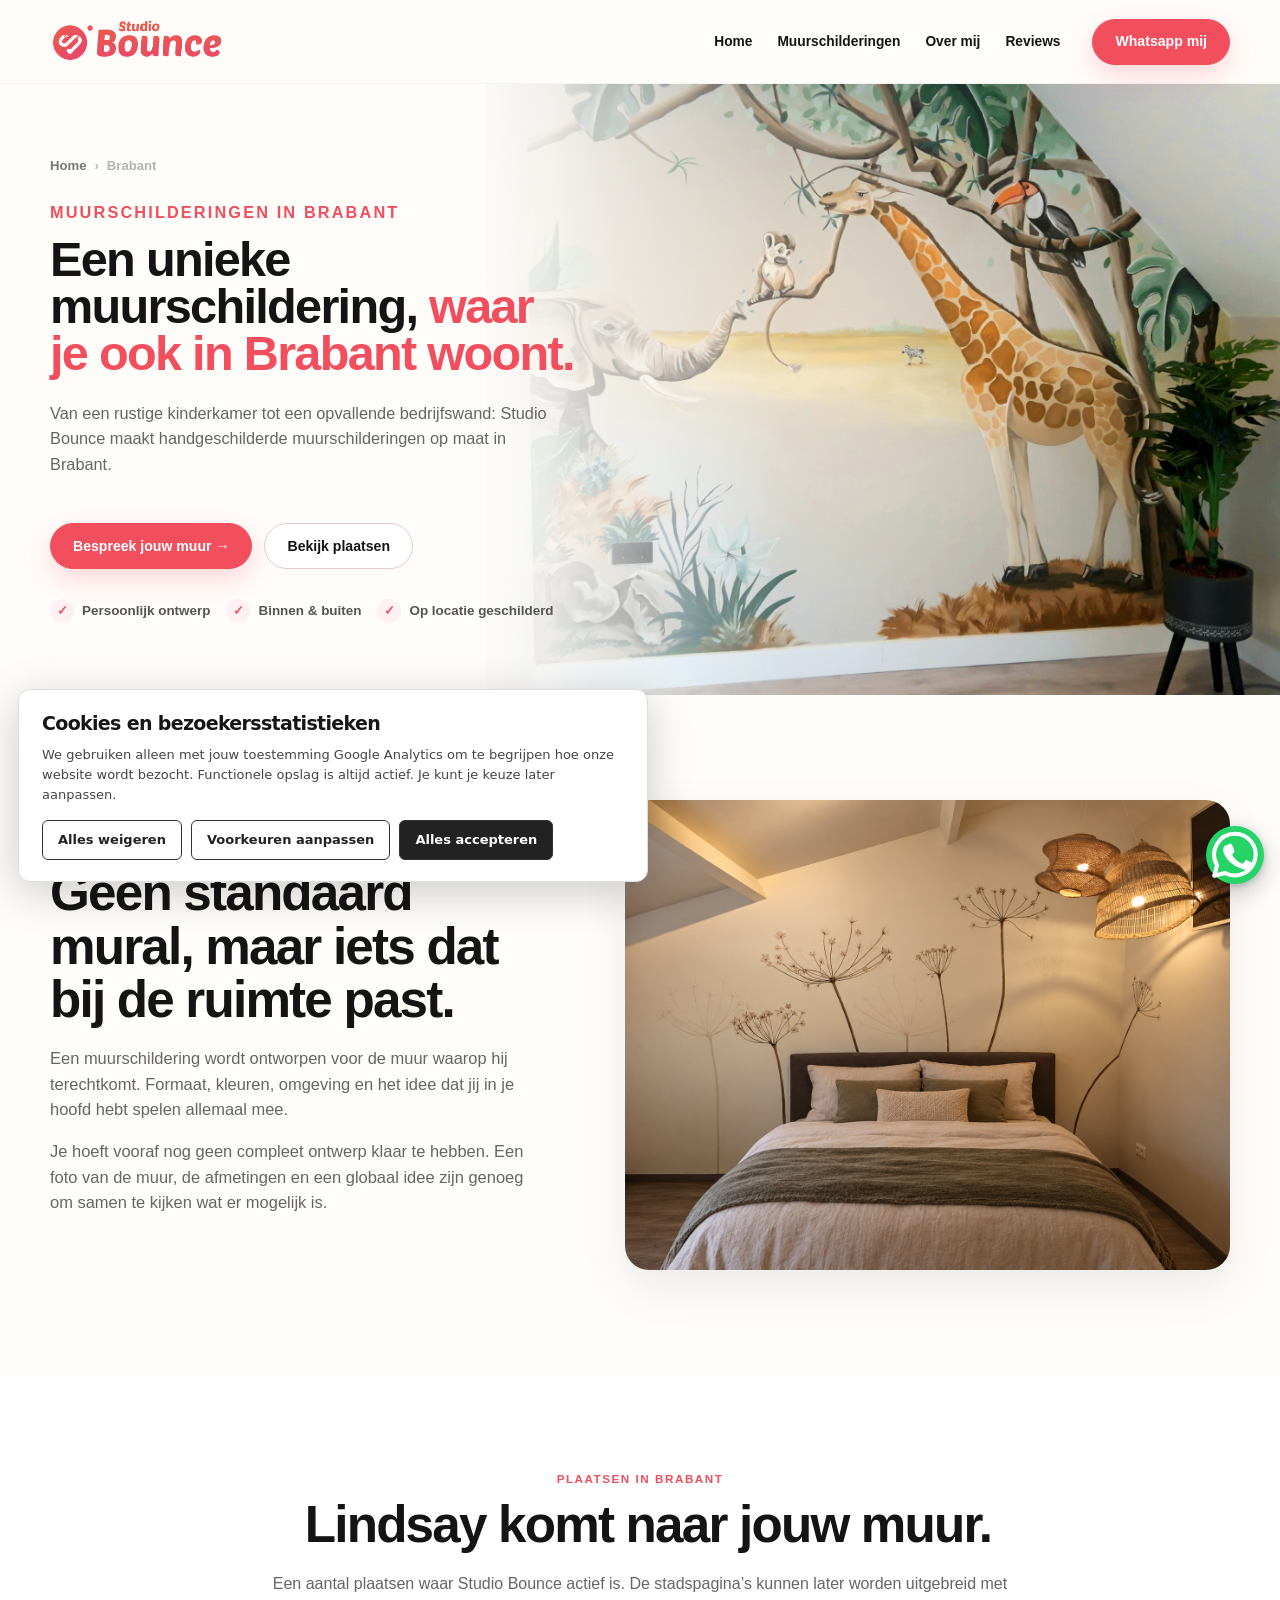
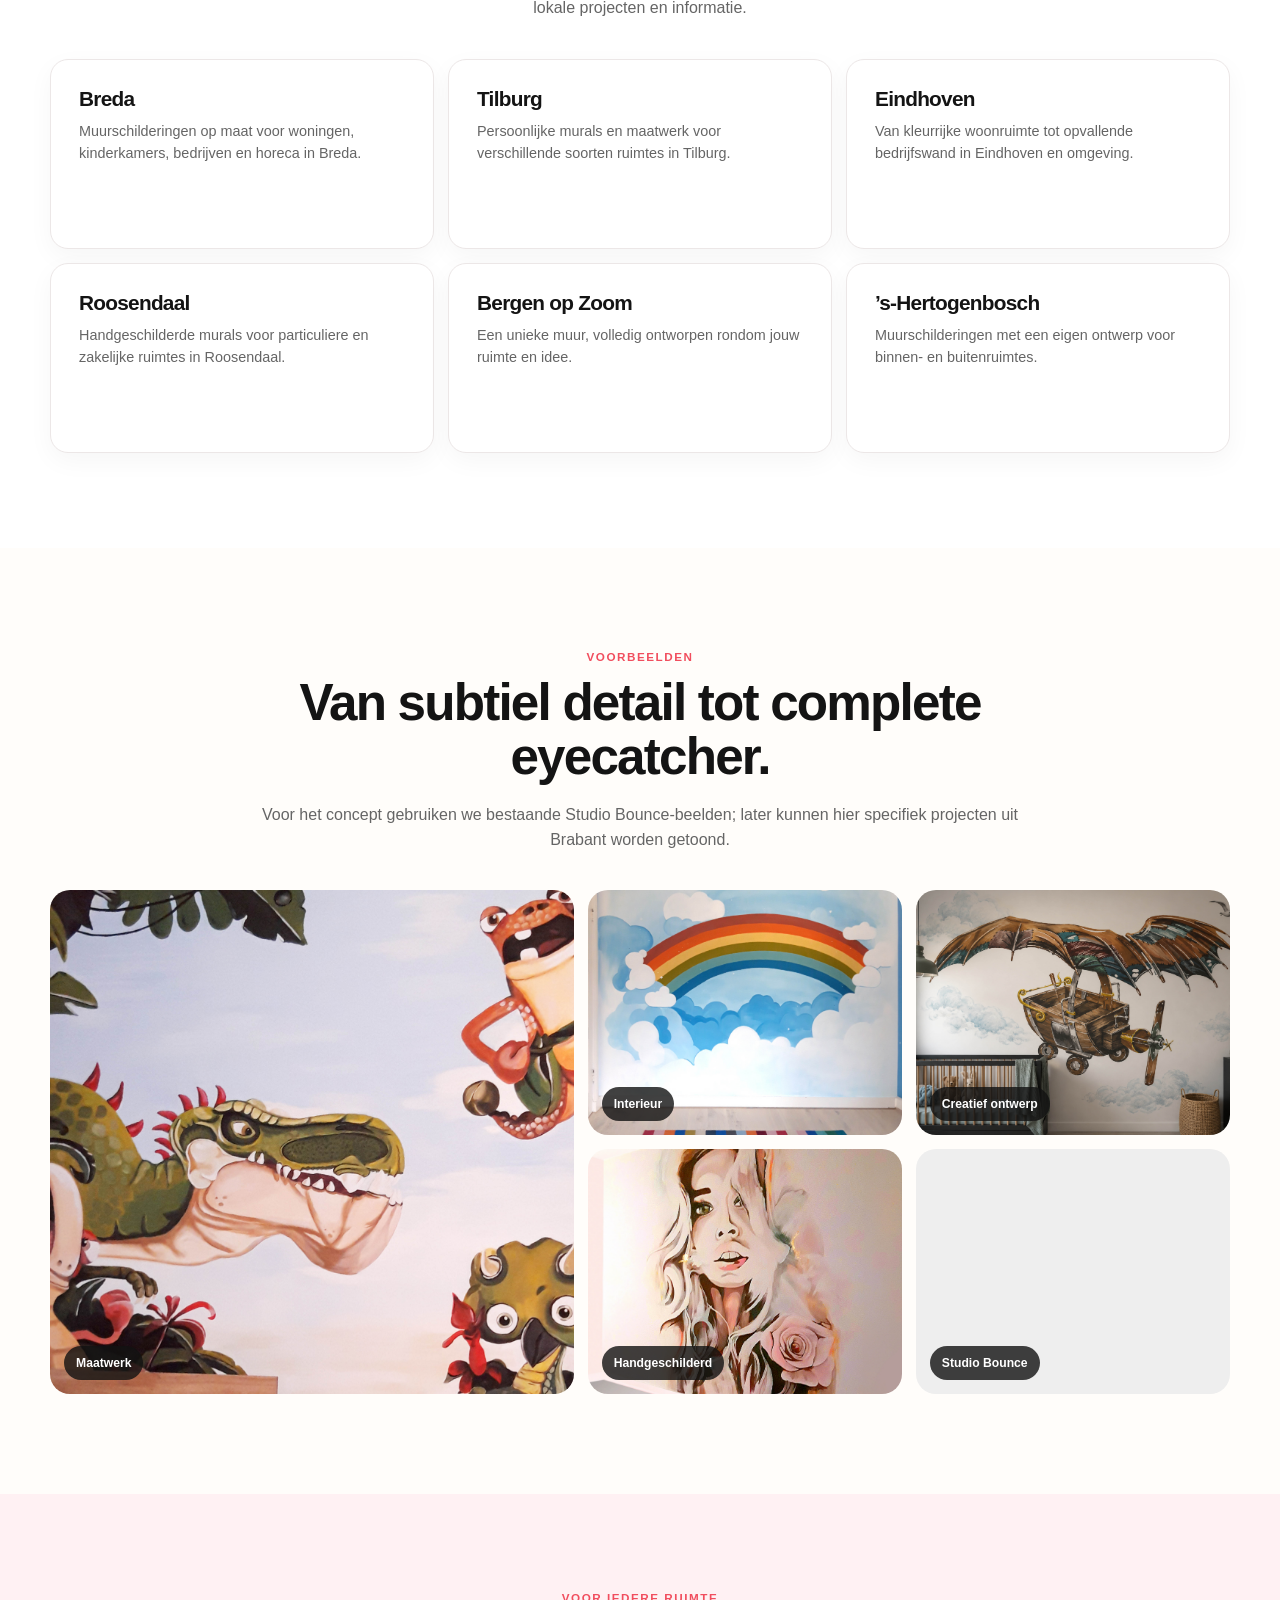
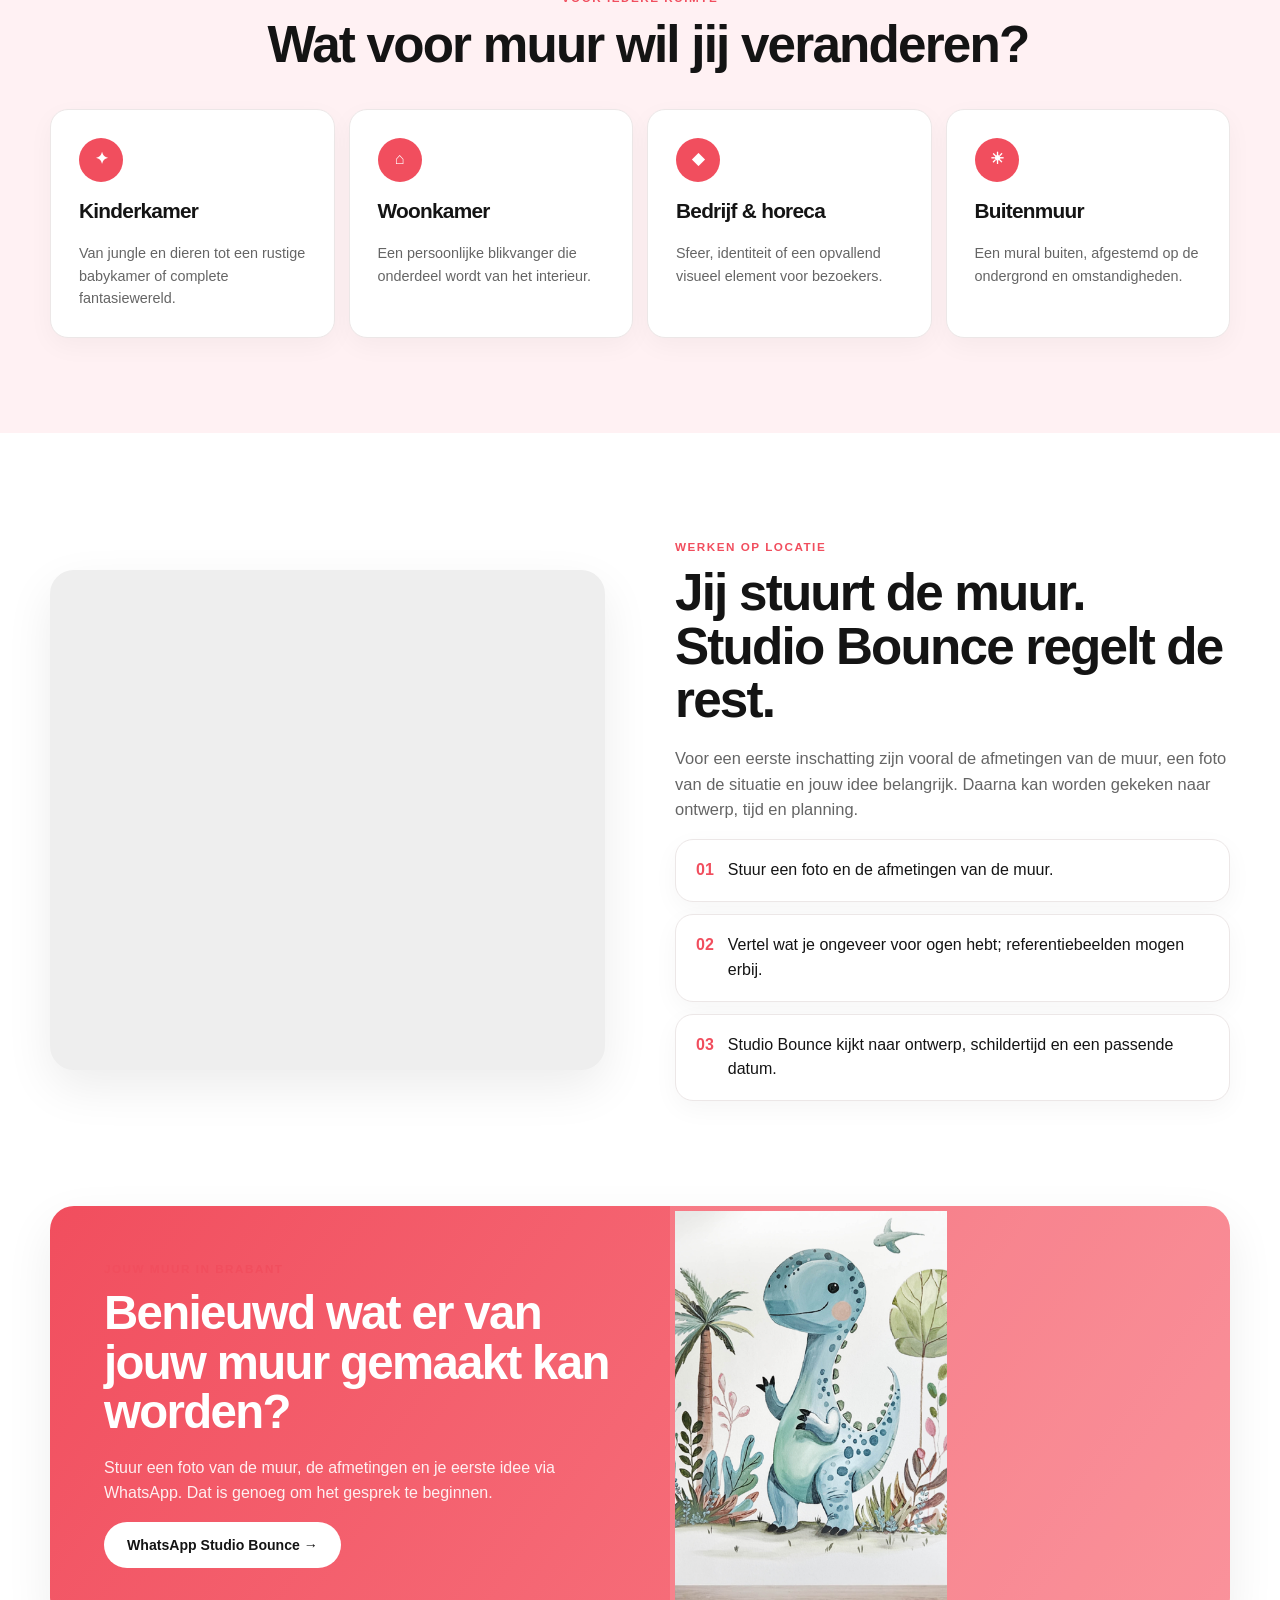
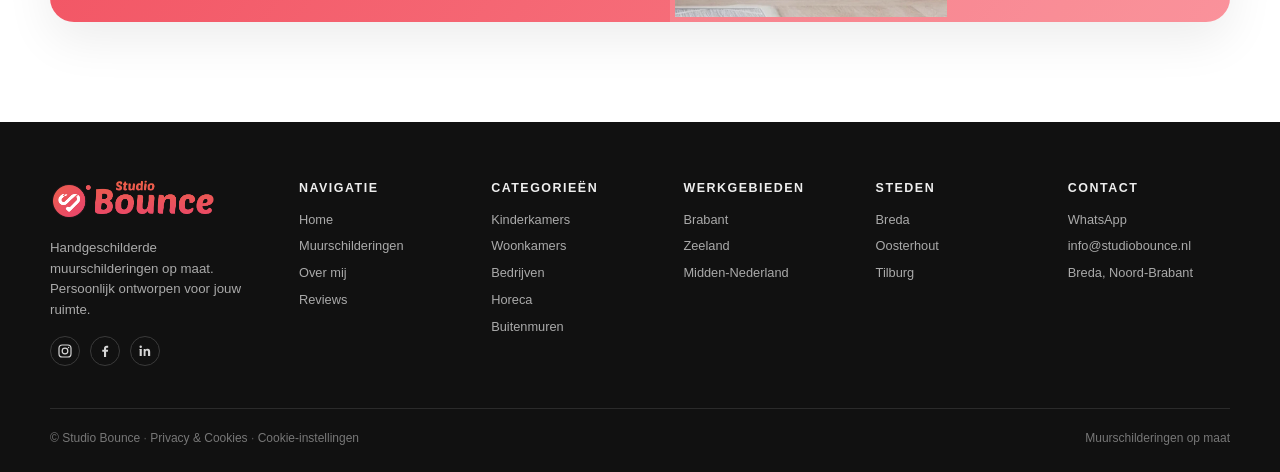
<file: muurschildering-brabant/index.html>
<!DOCTYPE html>
<html lang="nl"><head>
  <!-- SiteEdit Counter.dev: begin -->
  <script async src="https://cdn.counter.dev/script.js" data-id="cee1f6a6-7c52-46c7-933c-d70c8f263736" data-utcoffset="1"></script>
  <!-- SiteEdit Counter.dev: end -->
  <!-- SiteEdit Analytics: begin -->
  <link rel="stylesheet" href="../css/siteedit-analytics.css">
  <script defer src="../js/siteedit-analytics-config.js"></script>
  <script defer src="../js/siteedit-analytics.js"></script>
  <!-- SiteEdit Analytics: end -->
<link rel="icon" href="../favicon.ico" sizes="any">
<link rel="icon" type="image/png" sizes="32x32" href="../assets/favicons/favicon-32x32.png">
<link rel="icon" type="image/png" sizes="16x16" href="../assets/favicons/favicon-16x16.png">
<link rel="apple-touch-icon" sizes="180x180" href="../assets/favicons/apple-touch-icon.png">

<meta charset="utf-8">
<meta content="width=device-width, initial-scale=1" name="viewport">
<meta content="#f14e5e" name="theme-color">
<meta content="Muurschildering in Brabant? Studio Bounce maakt unieke handgeschilderde murals op maat voor woningen, kinderkamers, bedrijven, horeca en buitenmuren." name="description">
<title>Muurschildering Brabant op maat | Studio Bounce</title>
<link href="css/brabant.css" rel="stylesheet">
<script type="application/ld+json">
  {"@context": "https://schema.org", "@type": "Service", "name": "Muurschildering Brabant", "provider": {"@type": "Organization", "name": "Studio Bounce"}, "areaServed": {"@type": "AdministrativeArea", "name": "Noord-Brabant"}, "serviceType": "Muurschilderingen op maat"}
  </script>
<link href="../css/site-system.css" rel="stylesheet"><style data-siteedit-site-frame="1920">
/* SiteEdit desktop composition: content is capped at 1920px; top-level section backgrounds always bleed to the real browser edges. */
html{overflow-x:clip}body{max-width:1920px!important;margin-left:auto!important;margin-right:auto!important;overflow-x:visible!important}[data-siteedit-fullbleed="true"]{isolation:isolate}[data-siteedit-fullbleed="true"]::before{content:"";position:absolute;z-index:-1;pointer-events:none;top:0;bottom:0;left:50%;width:100vw;transform:translateX(-50%);background:inherit;border-radius:0}[data-siteedit-fullbleed-context="true"]{position:relative}[data-siteedit-hidden="true"]{display:none!important}[data-siteedit-drop-active="true"]{outline:3px solid #7255ff!important;outline-offset:4px!important}
</style><style data-siteedit-responsive="true">@media(max-width:800px){[data-siteedit-free="true"]{position:relative!important;left:auto!important;right:auto!important;top:auto!important;max-width:100%!important;margin:24px auto!important}[data-siteedit-offset-x],[data-siteedit-offset-y]{translate:none!important}}</style><style data-siteedit-breakpoint-style="true">@media (min-width:1025px){[data-siteedit-responsive-id="se-r-mu2i5tjo-56"][data-siteedit-responsive-id="se-r-mu2i5tjo-56"]{width:824px !important;max-width:none !important;height:auto !important;min-width:0px !important;box-sizing:border-box !important;translate:-24px !important;}[data-siteedit-responsive-id="se-r-mu2i67js-57"][data-siteedit-responsive-id="se-r-mu2i67js-57"]{width:904px !important;max-width:none !important;height:auto !important;min-width:0px !important;box-sizing:border-box !important;translate:-64px !important;}}</style><style data-siteedit-icon-helper="true">
svg[data-siteedit-icon]{overflow:visible!important;}
svg[data-siteedit-icon]:not([data-siteedit-icon-source="imported"])[data-siteedit-icon-fill-mode="none"] :is(path,rect,circle,ellipse,polygon,polyline,line){fill:none!important;}
svg[data-siteedit-icon]:not([data-siteedit-icon-source="imported"])[data-siteedit-icon-fill-mode="color"] :is(path,rect,circle,ellipse,polygon,polyline,line){fill:var(--siteedit-icon-fill,#000)!important;}
svg[data-siteedit-icon]:not([data-siteedit-icon-source="imported"])[data-siteedit-icon-stroke-mode="none"] :is(path,rect,circle,ellipse,polygon,polyline,line){stroke:none!important;}
svg[data-siteedit-icon]:not([data-siteedit-icon-source="imported"])[data-siteedit-icon-stroke-mode="color"] :is(path,rect,circle,ellipse,polygon,polyline,line){stroke:var(--siteedit-icon-stroke,currentColor)!important;}
svg[data-siteedit-icon]:not([data-siteedit-icon-source="imported"])[data-siteedit-icon-stroke-width] :is(path,rect,circle,ellipse,polygon,polyline,line){stroke-width:var(--siteedit-icon-stroke-width,1.8)!important;}
</style></head>
<body class="brabant-page">
<header class="site-header" data-siteedit-fullbleed="true">
<div class="container header-inner">
<a aria-label="Studio Bounce home" class="brand" href="../index.html">
<img alt="Studio Bounce" src="../assets/images/studio-bounce-logo.png">
</a>
<button aria-expanded="false" aria-label="Menu openen" class="mobile-toggle" type="button">
<span></span><span></span><span></span>
</button>
<nav aria-label="Hoofdnavigatie" class="main-nav">
<a href="../index.html">Home</a>
<a href="../index.html#portfolio">Muurschilderingen</a>
<a href="../index.html#over">Over mij</a>
<a href="../index.html#reviews">Reviews</a>
<a class="btn btn-primary whatsapp-link nav-cta" href="https://wa.me/31657114682" target="_blank" rel="noopener">Whatsapp mij</a>
</nav>
</div>
</header>
<main>
<section class="region-hero" data-siteedit-fullbleed="true">
<div class="container region-hero-grid">
<div class="region-copy">
<div class="breadcrumb">
<a href="../index.html">Home</a><span>›</span><span>Brabant</span>
</div>
<p class="eyebrow">Muurschilderingen in Brabant</p>
<h1>Een unieke muurschildering, <span>waar je ook in Brabant woont.</span></h1>
<p>Van een rustige kinderkamer tot een opvallende bedrijfswand: Studio Bounce maakt handgeschilderde muurschilderingen op maat in Brabant.</p>
<div class="hero-actions">
<a class="btn btn-primary whatsapp-link" href="https://wa.me/31657114682" target="_blank" rel="noopener">Bespreek jouw muur →</a>
<a class="btn btn-outline" href="#plaatsen">Bekijk plaatsen</a>
</div>
<div class="hero-notes">
<span class="hero-note">Persoonlijk ontwerp</span>
<span class="hero-note">Binnen &amp; buiten</span>
<span class="hero-note">Op locatie geschilderd</span>
</div>
</div>
<div class="region-visual">
<img alt="Grote kleurrijke buitenmuur mural als voorbeeld van Studio Bounce in Brabant" decoding="async" fetchpriority="high" src="../assets/siteedit/Kinderkamer_Muurschilderingen-website3-4.jpg">
</div>
</div>
</section>
<section class="region-intro" data-siteedit-fullbleed="true" data-siteedit-fullbleed-context="true">
<div class="container region-intro-grid">
<div class="region-intro-copy">
<p class="eyebrow">Van idee naar muur</p>
<h2>Geen standaard mural, maar iets dat bij de ruimte past.</h2>
<p>Een muurschildering wordt ontworpen voor de muur waarop hij terechtkomt. Formaat, kleuren, omgeving en het idee dat jij in je hoofd hebt spelen allemaal mee.</p>
<p>Je hoeft vooraf nog geen compleet ontwerp klaar te hebben. Een foto van de muur, de afmetingen en een globaal idee zijn genoeg om samen te kijken wat er mogelijk is.</p>
</div>
<div class="region-intro-media">
<img alt="Muurschildering in een interieur" decoding="async" loading="lazy" src="../assets/siteedit/ChatGPT-Image-15-sep-2026-16_08_52.png">
</div>
</div>
</section>
<section class="cities" id="plaatsen" data-siteedit-fullbleed="true" data-siteedit-fullbleed-context="true">
<div class="container">
<div class="section-head">
<p class="eyebrow">Plaatsen in Brabant</p>
<h2 data-siteedit-text-frame="true" data-siteedit-responsive-id="se-r-mu2i5tjo-56" data-siteedit-desktop-style="{&quot;width&quot;:&quot;824px&quot;,&quot;max-width&quot;:&quot;none&quot;,&quot;height&quot;:&quot;auto&quot;,&quot;min-width&quot;:&quot;0px&quot;,&quot;box-sizing&quot;:&quot;border-box&quot;,&quot;translate&quot;:&quot;-24px 0px&quot;}">Lindsay komt naar jouw muur.</h2>
<p>Een aantal plaatsen waar Studio Bounce actief is. De stadspagina’s kunnen later worden uitgebreid met lokale projecten en informatie.</p>
</div>
<div class="city-grid">
<article class="city-card card">
<h3>Breda</h3>
<p>Muurschilderingen op maat voor woningen, kinderkamers, bedrijven en horeca in Breda.</p>
</article>
<article class="city-card card"><h3>Tilburg</h3><p>Persoonlijke murals en maatwerk voor verschillende soorten ruimtes in Tilburg.</p></article>
<article class="city-card card"><h3>Eindhoven</h3><p>Van kleurrijke woonruimte tot opvallende bedrijfswand in Eindhoven en omgeving.</p></article>
<article class="city-card card"><h3>Roosendaal</h3><p>Handgeschilderde murals voor particuliere en zakelijke ruimtes in Roosendaal.</p></article>
<article class="city-card card"><h3>Bergen op Zoom</h3><p>Een unieke muur, volledig ontworpen rondom jouw ruimte en idee.</p></article>
<article class="city-card card"><h3>’s-Hertogenbosch</h3><p>Muurschilderingen met een eigen ontwerp voor binnen- en buitenruimtes.</p></article>
</div>
</div>
</section>
<section class="region-projects" data-siteedit-fullbleed="true" data-siteedit-fullbleed-context="true">
<div class="container">
<div class="section-head">
<p class="eyebrow">Voorbeelden</p>
<h2>Van subtiel detail tot complete eyecatcher.</h2>
<p>Voor het concept gebruiken we bestaande Studio Bounce-beelden; later kunnen hier specifiek projecten uit Brabant worden getoond.</p>
</div>
<div class="project-grid">
<article class="project-card"><img alt="Muurschildering in een zakelijke ontvangstruimte" decoding="async" loading="lazy" src="../assets/siteedit/Kinderkamer_Muurschilderingen-website14-3.jpg"><span class="project-label">Maatwerk</span></article>
<article class="project-card"><img alt="Botanische mural in een woonkamer" decoding="async" loading="lazy" src="../assets/siteedit/Kinderkamer_Muurschilderingen-website20-4.jpg"><span class="project-label">Interieur</span></article>
<article class="project-card"><img alt="Botanische mural in horeca" decoding="async" loading="lazy" src="../assets/siteedit/Babykamer_-Muurschilderingen-website2-2.jpg"><span class="project-label">Creatief ontwerp</span></article>
<article class="project-card"><img alt="Grote portretmural op een buitenmuur" decoding="async" loading="lazy" src="../assets/siteedit/Woonkamer_Muurschilderingen-website10-3.jpg"><span class="project-label">Handgeschilderd</span></article>
<article class="project-card"><img alt="Jungle muurschildering in een kinderkamer" decoding="async" loading="lazy" src="../assets/siteedit/Kinderkamer_Muurschilderingen-website13-4.jpg"><span class="project-label">Studio Bounce</span></article>
</div>
</div>
</section>
<section class="region-types" data-siteedit-fullbleed="true" data-siteedit-fullbleed-context="true">
<div class="container">
<div class="section-head">
<p class="eyebrow">Voor iedere ruimte</p>
<h2 data-siteedit-text-frame="true" data-siteedit-responsive-id="se-r-mu2i67js-57" data-siteedit-desktop-style="{&quot;width&quot;:&quot;904px&quot;,&quot;max-width&quot;:&quot;none&quot;,&quot;height&quot;:&quot;auto&quot;,&quot;min-width&quot;:&quot;0px&quot;,&quot;box-sizing&quot;:&quot;border-box&quot;,&quot;translate&quot;:&quot;-64px 0px&quot;}">Wat voor muur wil jij veranderen?</h2>
</div>
<div class="type-grid">
<a class="type-card card" href="../kinderkamer/index.html">
<div class="type-icon">✦</div>
<h3>Kinderkamer</h3>
<p>Van jungle en dieren tot een rustige babykamer of complete fantasiewereld.</p>
</a>
<article class="type-card card"><div class="type-icon">⌂</div><h3>Woonkamer</h3><p>Een persoonlijke blikvanger die onderdeel wordt van het interieur.</p></article>
<article class="type-card card"><div class="type-icon">◆</div><h3>Bedrijf &amp; horeca</h3><p>Sfeer, identiteit of een opvallend visueel element voor bezoekers.</p></article>
<article class="type-card card"><div class="type-icon">☀</div><h3>Buitenmuur</h3><p>Een mural buiten, afgestemd op de ondergrond en omstandigheden.</p></article>
</div>
</div>
</section>
<section class="travel" data-siteedit-fullbleed="true" data-siteedit-fullbleed-context="true">
<div class="container travel-grid">
<div class="image-card" style="height:500px">
<img alt="Kunstenaar aan het werk aan een grote muurschildering" decoding="async" loading="lazy" src="../assets/siteedit/Kinderkamer_Muurschilderingen-website21-3.jpg">
</div>
<div class="travel-copy">
<p class="eyebrow">Werken op locatie</p>
<h2>Jij stuurt de muur. Studio Bounce regelt de rest.</h2>
<p>Voor een eerste inschatting zijn vooral de afmetingen van de muur, een foto van de situatie en jouw idee belangrijk. Daarna kan worden gekeken naar ontwerp, tijd en planning.</p>
<div class="travel-list">
<div class="travel-item card"><b>01</b><span>Stuur een foto en de afmetingen van de muur.</span></div>
<div class="travel-item card"><b>02</b><span>Vertel wat je ongeveer voor ogen hebt; referentiebeelden mogen erbij.</span></div>
<div class="travel-item card"><b>03</b><span>Studio Bounce kijkt naar ontwerp, schildertijd en een passende datum.</span></div>
</div>
</div>
</div>
</section>
<section class="contact-banner" id="contact" data-siteedit-fullbleed="true" data-siteedit-fullbleed-context="true">
<div class="container">
<div class="contact-card">
<div class="contact-copy">
<p class="eyebrow" style="color:#fff">Jouw muur in Brabant</p>
<h2>Benieuwd wat er van jouw muur gemaakt kan worden?</h2>
<p>Stuur een foto van de muur, de afmetingen en je eerste idee via WhatsApp. Dat is genoeg om het gesprek te beginnen.</p>
<a class="btn whatsapp-link" href="https://wa.me/31657114682" target="_blank" rel="noopener">WhatsApp Studio Bounce →</a>
</div>
<div class="contact-collage">
<img alt="Buitenmuur met kleurrijke bloemenmural" decoding="async" loading="lazy" src="../assets/siteedit/Kinderkamer_Muurschilderingen-website16-5.jpg">
<img alt="Grafische mural in een bedrijf" decoding="async" loading="lazy" src="../assets/siteedit/Slaapkamer_Muurschilderingen-website27-2.jpg">
<img alt="Abstracte mural in een woonkamer" decoding="async" loading="lazy" src="../assets/siteedit/Slaapkamer_Muurschilderingen-website19-2.jpg">
</div>
</div>
</div>
</section>
</main>
<footer class="site-footer" data-siteedit-fullbleed="true" data-siteedit-fullbleed-context="true">
<div class="container footer-grid">
<div class="footer-brand">
<img alt="Studio Bounce" src="../assets/images/studio-bounce-logo.png">
<p>Handgeschilderde muurschilderingen op maat. Persoonlijk ontworpen voor jouw ruimte.</p>
<div aria-label="Social media" class="socials">
<a aria-label="Instagram" href="https://www.instagram.com/studiobounce_breda/" target="_blank" rel="noopener noreferrer" title="Instagram">
<svg aria-hidden="true" viewBox="0 0 24 24" focusable="false"><rect x="3" y="3" width="18" height="18" rx="5"></rect><circle cx="12" cy="12" r="4.25"></circle><circle cx="17.35" cy="6.65" r="1.05" class="social-fill"></circle></svg>
</a>
<a aria-label="Facebook" href="https://www.facebook.com/lindsay.studiobounce" target="_blank" rel="noopener noreferrer" title="Facebook">
<svg aria-hidden="true" viewBox="0 0 24 24" focusable="false"><path class="social-fill" d="M13.65 21v-7.7h2.6l.4-3h-3V8.4c0-.87.24-1.46 1.5-1.46h1.6V4.25c-.28-.04-1.23-.12-2.34-.12-2.32 0-3.91 1.42-3.91 4.02v2.15H7.88v3h2.62V21h3.15z"></path></svg>
</a>
<a aria-label="LinkedIn" href="https://nl.linkedin.com/company/studio-bounce" target="_blank" rel="noopener noreferrer" title="LinkedIn">
<svg aria-hidden="true" viewBox="0 0 24 24" focusable="false"><rect class="social-fill" x="4" y="9" width="3.2" height="10.5" rx=".35"></rect><circle class="social-fill" cx="5.6" cy="5.6" r="1.8"></circle><path class="social-fill" d="M10 9h3v1.45h.04c.42-.8 1.44-1.65 2.96-1.65 3.17 0 3.75 2.08 3.75 4.8v5.9h-3.2v-5.23c0-1.25-.02-2.86-1.74-2.86-1.74 0-2.01 1.36-2.01 2.77v5.32H10V9z"></path></svg>
</a>
</div>
</div>
<div class="footer-col">
<h3>Navigatie</h3>
<a href="../index.html">Home</a>
<a href="../index.html#portfolio">Muurschilderingen</a>
<a href="../index.html#over">Over mij</a>
<a href="../index.html#reviews">Reviews</a>
</div>
<div class="footer-col">
<h3>Categorieën</h3>
<a href="../kinderkamer/index.html">Kinderkamers</a>
<a href="../woonkamers/index.html">Woonkamers</a>
<a href="../bedrijven/index.html">Bedrijven</a>
<a href="../horeca/index.html">Horeca</a>
<a href="../buitenmuren/index.html">Buitenmuren</a>
</div>
<div class="footer-col">
<h3>Werkgebieden</h3>
<a href="../muurschildering-brabant/index.html">Brabant</a>
<a href="../muurschildering-zeeland/index.html">Zeeland</a>
<a href="../muurschildering-midden-nederland/index.html">Midden-Nederland</a>
</div>
<div class="footer-col footer-cities-col">
<h3>Steden</h3>
<a href="../muurschildering-breda/index.html">Breda</a>
<a href="../muurschildering-oosterhout/index.html">Oosterhout</a>
<a href="../muurschildering-tilburg/index.html">Tilburg</a>
</div>
<div class="footer-col">
<h3>Contact</h3>
<a class="whatsapp-link" href="https://wa.me/31657114682" target="_blank" rel="noopener">WhatsApp</a>
<a href="mailto:info@studiobounce.nl">info@studiobounce.nl</a>
<span>Breda, Noord-Brabant</span>
</div>
</div>
<div class="container footer-bottom">
<span>© Studio Bounce<!-- SiteEdit Privacy Link: begin --><span class="se-privacy-footer-separator"> · </span><a class="se-privacy-footer-link" href="../privacy-en-cookies.html">Privacy &amp; Cookies</a><!-- SiteEdit Privacy Link: end --></span>
<span>Muurschilderingen op maat</span>
</div>
</footer>
<script defer="" src="../js/site-nav.js"></script>
<script defer="" src="js/brabant.js"></script>



<a class="mobile-whatsapp-fab whatsapp-link" href="https://wa.me/31657114682" target="_blank" rel="noopener" aria-label="Neem contact op via WhatsApp" title="WhatsApp">
  <svg viewBox="0 0 32 32" aria-hidden="true" focusable="false">
    <path d="M16 4.25a11.5 11.5 0 0 0-9.88 17.38L4.55 27.5l5.99-1.57A11.5 11.5 0 1 0 16 4.25Z" fill="none" stroke="currentColor" stroke-width="2.25" stroke-linecap="round" stroke-linejoin="round"></path>
    <path d="M12.02 10.45c.27-.61.56-.62.83-.63h.71c.23 0 .6.09.92.78.32.69 1.09 2.66 1.18 2.85.1.19.16.41.03.66-.13.25-.19.41-.38.63-.19.22-.4.48-.57.65-.19.19-.39.4-.17.78.22.38.98 1.61 2.1 2.61 1.44 1.28 2.66 1.68 3.04 1.87.38.19.6.16.82-.09.22-.25.95-1.1 1.2-1.48.25-.38.51-.32.85-.19.35.13 2.18 1.03 2.56 1.22.38.19.63.28.72.44.09.16.09.91-.22 1.78-.31.88-1.83 1.68-2.52 1.78-.64.09-1.46.13-2.36-.15-.54-.17-1.23-.4-2.12-.79-.37-.16-6.51-2.38-8.89-8.32-.67-1.68-.02-3.02.2-3.46.22-.44.48-.57.64-.57Z" fill="currentColor"></path>
  </svg>
</a>

<script defer="" src="../js/site-config.js?v=f78175a3"></script>
</body></html>
</file>
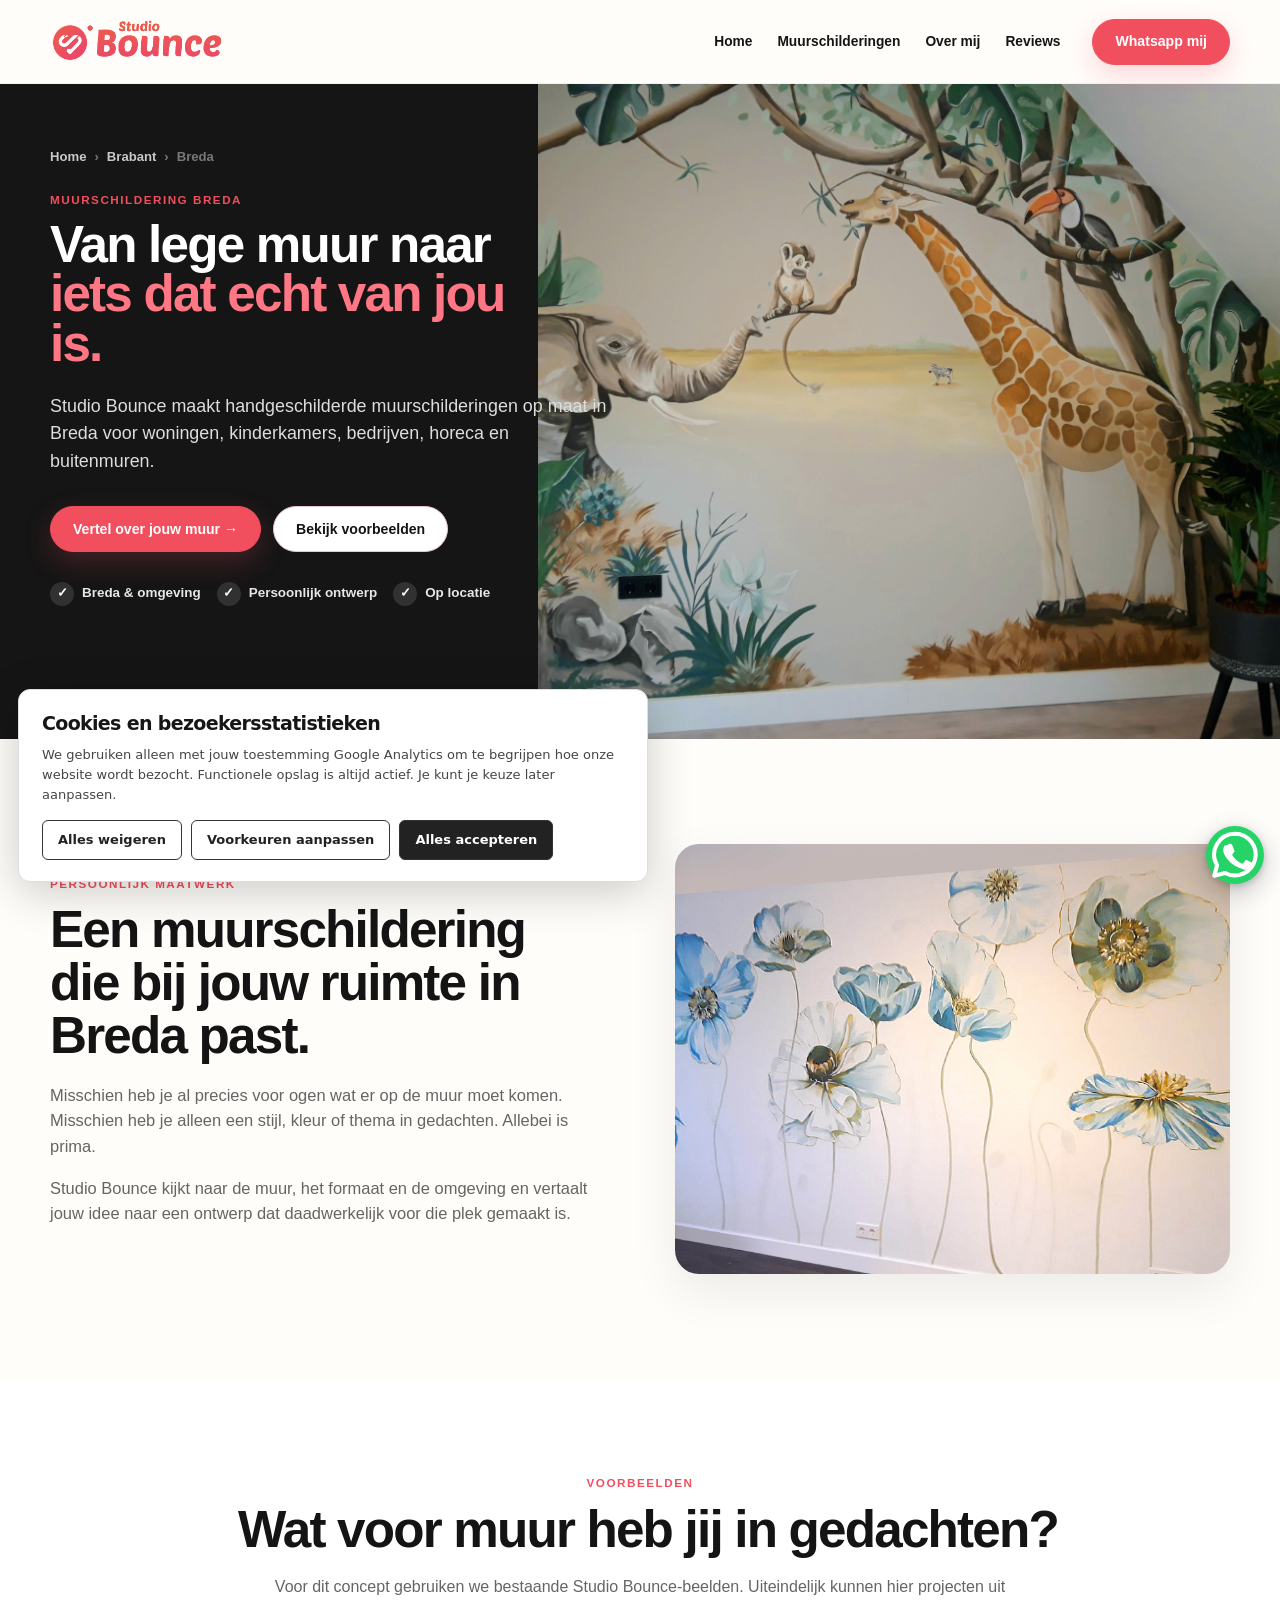
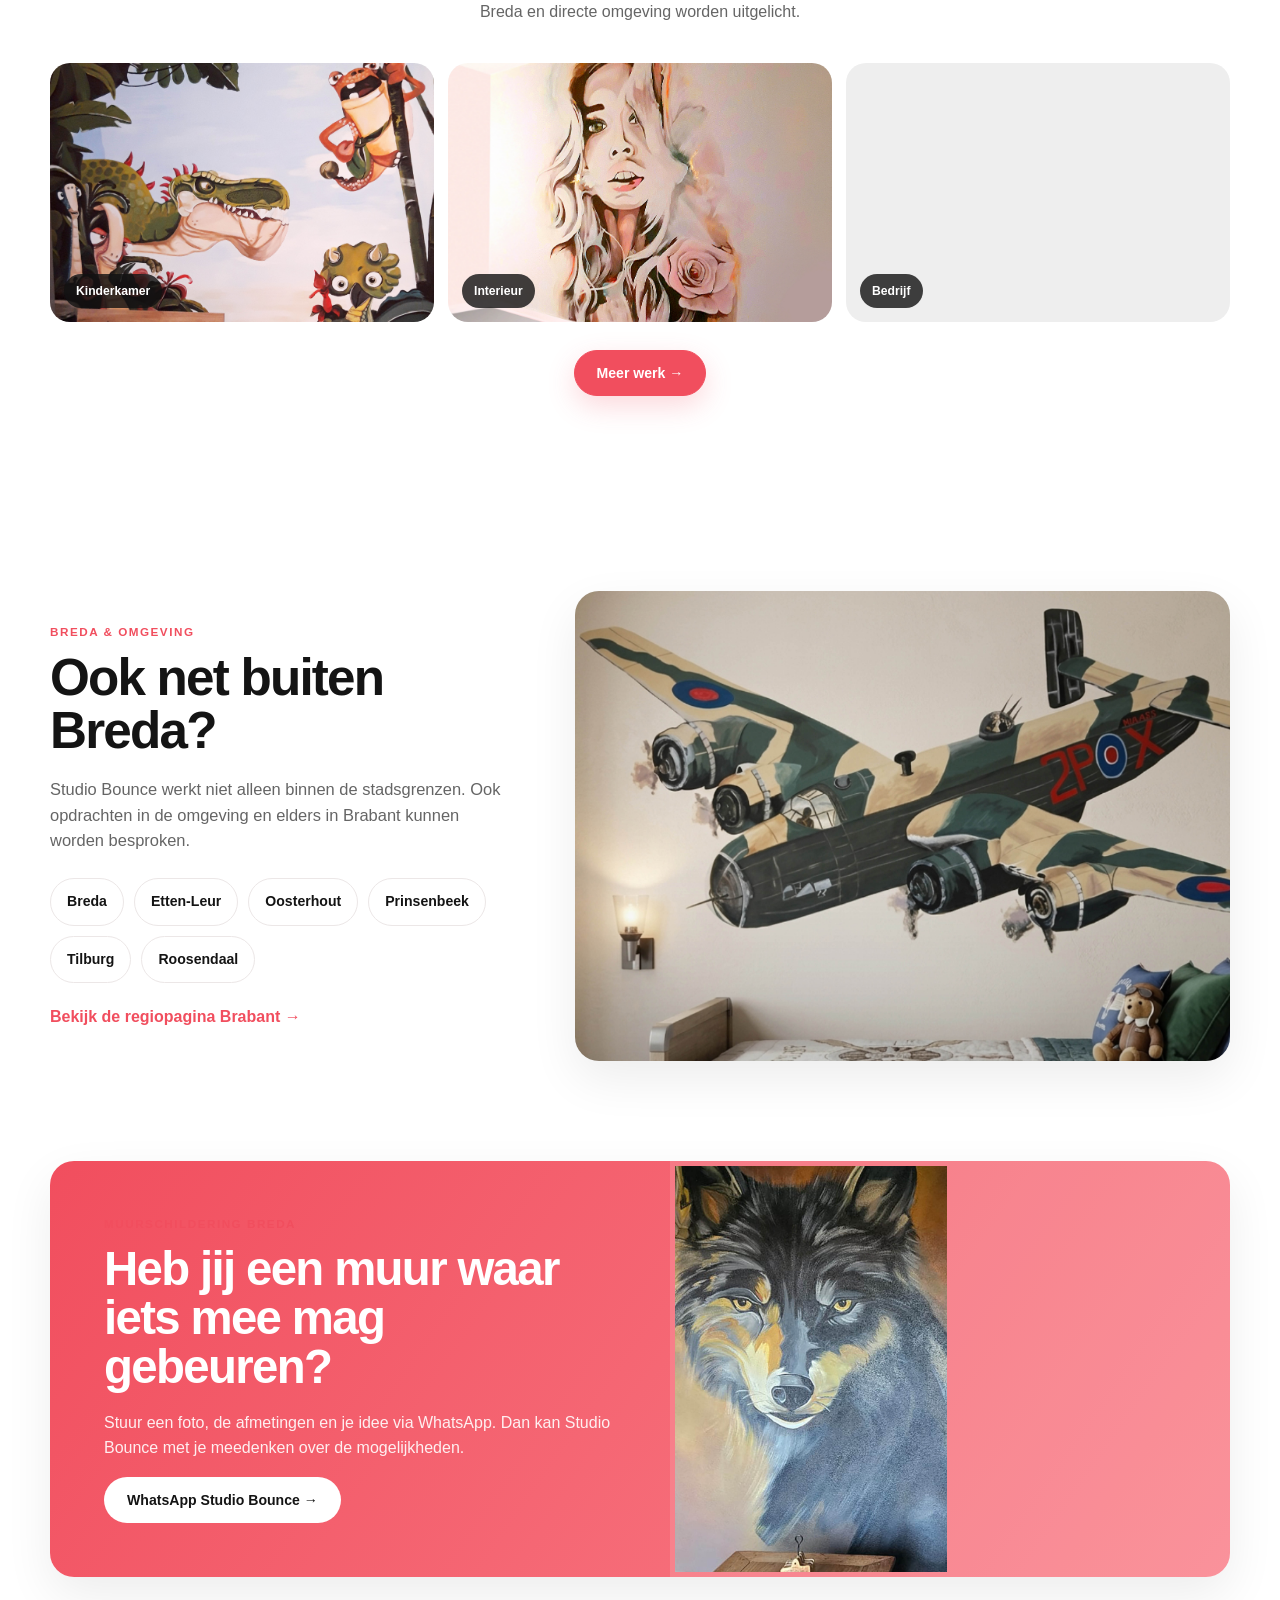
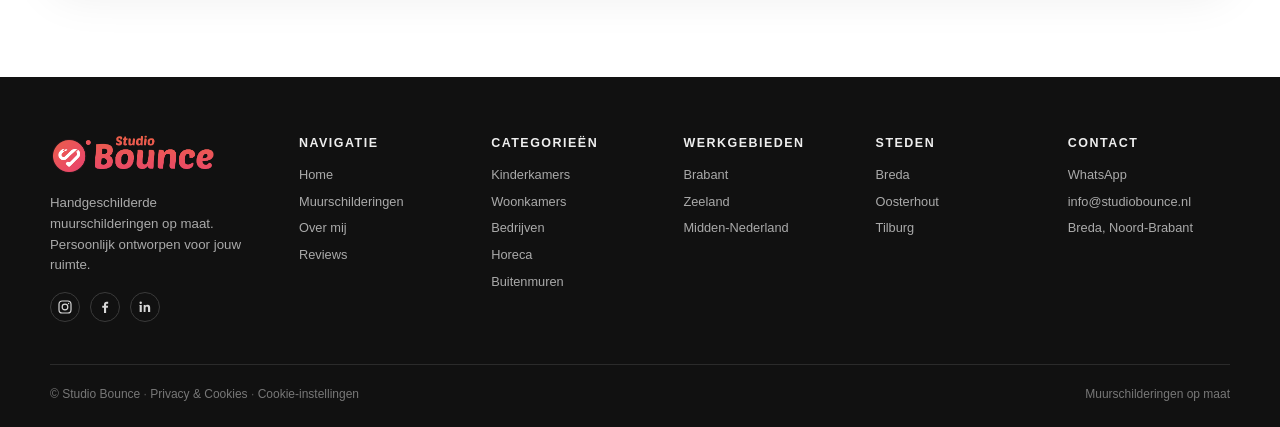
<file: muurschildering-breda/index.html>
<!DOCTYPE html>
<html lang="nl"><head>
  <!-- SiteEdit Counter.dev: begin -->
  <script async src="https://cdn.counter.dev/script.js" data-id="cee1f6a6-7c52-46c7-933c-d70c8f263736" data-utcoffset="1"></script>
  <!-- SiteEdit Counter.dev: end -->
  <!-- SiteEdit Analytics: begin -->
  <link rel="stylesheet" href="../css/siteedit-analytics.css">
  <script defer src="../js/siteedit-analytics-config.js"></script>
  <script defer src="../js/siteedit-analytics.js"></script>
  <!-- SiteEdit Analytics: end -->
<link rel="icon" href="../favicon.ico" sizes="any">
<link rel="icon" type="image/png" sizes="32x32" href="../assets/favicons/favicon-32x32.png">
<link rel="icon" type="image/png" sizes="16x16" href="../assets/favicons/favicon-16x16.png">
<link rel="apple-touch-icon" sizes="180x180" href="../assets/favicons/apple-touch-icon.png">

<meta charset="utf-8">
<meta content="width=device-width, initial-scale=1" name="viewport">
<meta content="#f14e5e" name="theme-color">
<meta content="Muurschildering in Breda? Studio Bounce maakt unieke murals op maat voor kinderkamers, woonkamers, bedrijven, horeca en buitenmuren in Breda en omgeving." name="description">
<title>Muurschildering Breda op maat | Studio Bounce</title>
<link href="css/breda.css" rel="stylesheet">
<script type="application/ld+json">
  {"@context": "https://schema.org", "@type": "Service", "name": "Muurschildering Breda", "provider": {"@type": "Organization", "name": "Studio Bounce"}, "areaServed": {"@type": "City", "name": "Breda"}, "serviceType": "Muurschilderingen op maat"}
  </script>
<link href="../css/site-system.css" rel="stylesheet"><style data-siteedit-site-frame="1920">
/* SiteEdit desktop composition: content is capped at 1920px; top-level section backgrounds always bleed to the real browser edges. */
html{overflow-x:clip}body{max-width:1920px!important;margin-left:auto!important;margin-right:auto!important;overflow-x:visible!important}[data-siteedit-fullbleed="true"]{isolation:isolate}[data-siteedit-fullbleed="true"]::before{content:"";position:absolute;z-index:-1;pointer-events:none;top:0;bottom:0;left:50%;width:100vw;transform:translateX(-50%);background:inherit;border-radius:0}[data-siteedit-fullbleed-context="true"]{position:relative}[data-siteedit-hidden="true"]{display:none!important}[data-siteedit-drop-active="true"]{outline:3px solid #7255ff!important;outline-offset:4px!important}
</style><style data-siteedit-responsive="true">@media(max-width:800px){[data-siteedit-free="true"]{position:relative!important;left:auto!important;right:auto!important;top:auto!important;max-width:100%!important;margin:24px auto!important}[data-siteedit-offset-x],[data-siteedit-offset-y]{translate:none!important}}</style><style data-siteedit-breakpoint-style="true">@media (min-width:1025px){[data-siteedit-responsive-id="se-r-mu5hhi1v-43"][data-siteedit-responsive-id="se-r-mu5hhi1v-43"]{opacity:0.84 !important;object-fit:cover !important;}[data-siteedit-responsive-id="se-r-mu5hhw8v-44"][data-siteedit-responsive-id="se-r-mu5hhw8v-44"]{width:448px !important;max-width:none !important;height:auto !important;min-width:0px !important;box-sizing:border-box !important;translate:none !important;}[data-siteedit-responsive-id="se-r-mu2i6l5s-3k"][data-siteedit-responsive-id="se-r-mu2i6l5s-3k"]{width:472px !important;max-width:none !important;height:auto !important;min-width:0px !important;box-sizing:border-box !important;display:inline-block !important;translate:none !important;}[data-siteedit-responsive-id="se-r-mu2i6vb4-3l"][data-siteedit-responsive-id="se-r-mu2i6vb4-3l"]{width:976px !important;max-width:none !important;height:auto !important;min-width:0px !important;box-sizing:border-box !important;translate:-100px 1px !important;}[data-siteedit-responsive-id="se-r-mu5hgrjg-42"][data-siteedit-responsive-id="se-r-mu5hgrjg-42"]{object-position:27.3% 45.6% !important;}}</style><style data-siteedit-icon-helper="true">
svg[data-siteedit-icon]{overflow:visible!important;}
svg[data-siteedit-icon]:not([data-siteedit-icon-source="imported"])[data-siteedit-icon-fill-mode="none"] :is(path,rect,circle,ellipse,polygon,polyline,line){fill:none!important;}
svg[data-siteedit-icon]:not([data-siteedit-icon-source="imported"])[data-siteedit-icon-fill-mode="color"] :is(path,rect,circle,ellipse,polygon,polyline,line){fill:var(--siteedit-icon-fill,#000)!important;}
svg[data-siteedit-icon]:not([data-siteedit-icon-source="imported"])[data-siteedit-icon-stroke-mode="none"] :is(path,rect,circle,ellipse,polygon,polyline,line){stroke:none!important;}
svg[data-siteedit-icon]:not([data-siteedit-icon-source="imported"])[data-siteedit-icon-stroke-mode="color"] :is(path,rect,circle,ellipse,polygon,polyline,line){stroke:var(--siteedit-icon-stroke,currentColor)!important;}
svg[data-siteedit-icon]:not([data-siteedit-icon-source="imported"])[data-siteedit-icon-stroke-width] :is(path,rect,circle,ellipse,polygon,polyline,line){stroke-width:var(--siteedit-icon-stroke-width,1.8)!important;}
</style></head>
<body class="breda-page">
<header class="site-header" data-siteedit-fullbleed="true">
<div class="container header-inner">
<a aria-label="Studio Bounce home" class="brand" href="../index.html">
<img alt="Studio Bounce" src="../assets/images/studio-bounce-logo.png">
</a>
<button aria-expanded="false" aria-label="Menu openen" class="mobile-toggle" type="button">
<span></span><span></span><span></span>
</button>
<nav aria-label="Hoofdnavigatie" class="main-nav">
<a href="../index.html">Home</a>
<a href="../index.html#portfolio">Muurschilderingen</a>
<a href="../index.html#over">Over mij</a>
<a href="../index.html#reviews">Reviews</a>
<a class="btn btn-primary whatsapp-link nav-cta" href="https://wa.me/31657114682" target="_blank" rel="noopener">Whatsapp mij</a>
</nav>
</div>
</header>
<main>
<section class="city-hero" data-siteedit-fullbleed="true">
<img alt="Grote portret muurschildering als voorbeeld voor Breda" class="city-hero-bg" decoding="async" fetchpriority="high" src="../assets/siteedit/Kinderkamer_Muurschilderingen-website3-5.jpg" data-siteedit-responsive-id="se-r-mu5hhi1v-43" data-siteedit-desktop-style="{&quot;opacity&quot;:&quot;0.84&quot;,&quot;object-fit&quot;:&quot;cover&quot;}">
<div class="container city-hero-inner">
<div class="city-hero-copy">
<div class="breadcrumb">
<a href="../index.html">Home</a><span>›</span>
<a href="../muurschildering-brabant/index.html">Brabant</a><span>›</span>
<span>Breda</span>
</div>
<p class="eyebrow">Muurschildering Breda</p>
<h1 data-siteedit-text-frame="true" data-siteedit-responsive-id="se-r-mu5hhw8v-44" data-siteedit-desktop-style="{&quot;width&quot;:&quot;448px&quot;,&quot;max-width&quot;:&quot;none&quot;,&quot;height&quot;:&quot;auto&quot;,&quot;min-width&quot;:&quot;0px&quot;,&quot;box-sizing&quot;:&quot;border-box&quot;,&quot;translate&quot;:&quot;none&quot;}">Van lege muur naar <span data-siteedit-text-frame="true" data-siteedit-responsive-id="se-r-mu2i6l5s-3k" data-siteedit-desktop-style="{&quot;width&quot;:&quot;472px&quot;,&quot;max-width&quot;:&quot;none&quot;,&quot;height&quot;:&quot;auto&quot;,&quot;min-width&quot;:&quot;0px&quot;,&quot;box-sizing&quot;:&quot;border-box&quot;,&quot;display&quot;:&quot;inline-block&quot;,&quot;translate&quot;:&quot;none&quot;}">iets dat echt van jou is.</span></h1>
<p>Studio Bounce maakt handgeschilderde muurschilderingen op maat in Breda voor woningen, kinderkamers, bedrijven, horeca en buitenmuren.</p>
<div class="hero-actions">
<a class="btn btn-primary whatsapp-link" href="https://wa.me/31657114682" target="_blank" rel="noopener">Vertel over jouw muur →</a>
<a class="btn btn-outline" href="#voorbeelden">Bekijk voorbeelden</a>
</div>
<div class="hero-notes">
<span class="hero-note">Breda &amp; omgeving</span>
<span class="hero-note">Persoonlijk ontwerp</span>
<span class="hero-note">Op locatie</span>
</div>
</div>
</div>
</section>
<section class="local-intro" data-siteedit-fullbleed="true" data-siteedit-fullbleed-context="true">
<div class="container local-intro-grid">
<div class="local-intro-copy">
<p class="eyebrow">Persoonlijk maatwerk</p>
<h2>Een muurschildering die bij jouw ruimte in Breda past.</h2>
<p>Misschien heb je al precies voor ogen wat er op de muur moet komen. Misschien heb je alleen een stijl, kleur of thema in gedachten. Allebei is prima.</p>
<p>Studio Bounce kijkt naar de muur, het formaat en de omgeving en vertaalt jouw idee naar een ontwerp dat daadwerkelijk voor die plek gemaakt is.</p>
</div>
<div class="local-intro-media">
<img alt="Muurschildering in een warme woonruimte" decoding="async" loading="lazy" src="../assets/siteedit/Slaapkamer_Muurschilderingen-website19-3.jpg">
</div>
</div>
</section>
<section class="local-projects" id="voorbeelden" data-siteedit-fullbleed="true" data-siteedit-fullbleed-context="true">
<div class="container">
<div class="section-head">
<p class="eyebrow">Voorbeelden</p>
<h2 data-siteedit-text-frame="true" data-siteedit-responsive-id="se-r-mu2i6vb4-3l" data-siteedit-desktop-style="{&quot;width&quot;:&quot;976px&quot;,&quot;max-width&quot;:&quot;none&quot;,&quot;height&quot;:&quot;auto&quot;,&quot;min-width&quot;:&quot;0px&quot;,&quot;box-sizing&quot;:&quot;border-box&quot;,&quot;translate&quot;:&quot;-100px 1px&quot;}">Wat voor muur heb jij in gedachten?</h2>
<p>Voor dit concept gebruiken we bestaande Studio Bounce-beelden. Uiteindelijk kunnen hier projecten uit Breda en directe omgeving worden uitgelicht.</p>
</div>
<div class="local-grid">
<article class="local-card"><img alt="Kinderkamer mural met jungle en dieren" decoding="async" loading="lazy" src="../assets/siteedit/Kinderkamer_Muurschilderingen-website14-4.jpg"><span>Kinderkamer</span></article>
<article class="local-card"><img alt="Botanische mural in modern interieur" decoding="async" loading="lazy" src="../assets/siteedit/Woonkamer_Muurschilderingen-website10-4.jpg"><span>Interieur</span></article>
<article class="local-card"><img alt="Bedrijfsmural achter een receptie" decoding="async" loading="lazy" src="../assets/siteedit/Bedrijven_Muurschilderingen-website2-2.jpg"><span>Bedrijf</span></article>
</div>
<div class="local-more-work">
<a class="btn btn-primary" href="../index.html#portfolio">Meer werk →</a>
</div>
</div>
</section>
<section class="nearby" data-siteedit-fullbleed="true" data-siteedit-fullbleed-context="true">
<div class="container nearby-grid">
<div class="nearby-copy">
<p class="eyebrow">Breda &amp; omgeving</p>
<h2>Ook net buiten Breda?</h2>
<p>Studio Bounce werkt niet alleen binnen de stadsgrenzen. Ook opdrachten in de omgeving en elders in Brabant kunnen worden besproken.</p>
<div class="place-pills">
<span class="place-pill">Breda</span>
<span class="place-pill">Etten-Leur</span>
<span class="place-pill">Oosterhout</span>
<span class="place-pill">Prinsenbeek</span>
<span class="place-pill">Tilburg</span>
<span class="place-pill">Roosendaal</span>
</div>
<a class="region-link" href="../muurschildering-brabant/index.html">Bekijk de regiopagina Brabant →</a>
</div>
<div class="image-card" style="height:470px">
<img alt="Grote buitenmuur mural in stedelijke omgeving" decoding="async" loading="lazy" src="../assets/siteedit/Kinderkamer_Muurschilderingen-website12-5.jpg">
</div>
</div>
</section>
<section class="contact-banner" id="contact" data-siteedit-fullbleed="true" data-siteedit-fullbleed-context="true">
<div class="container">
<div class="contact-card">
<div class="contact-copy">
<p class="eyebrow" style="color:#fff">Muurschildering Breda</p>
<h2>Heb jij een muur waar iets mee mag gebeuren?</h2>
<p>Stuur een foto, de afmetingen en je idee via WhatsApp. Dan kan Studio Bounce met je meedenken over de mogelijkheden.</p>
<a class="btn whatsapp-link" href="https://wa.me/31657114682" target="_blank" rel="noopener">WhatsApp Studio Bounce →</a>
</div>
<div class="contact-collage">
<img alt="Studio Bounce schildert met penseel aan een jungle mural" decoding="async" loading="lazy" src="../assets/siteedit/Woonkamer_Muurschilderingen-website9-3.jpg" data-siteedit-responsive-id="se-r-mu5hgrjg-42" data-siteedit-desktop-style="{&quot;object-position&quot;:&quot;27.3% 45.6%&quot;}">
<img alt="Botanische horeca mural" decoding="async" loading="lazy" src="../assets/siteedit/Babykamer_Muurschilderingen-website17-2.jpg">
<img alt="Grafische bedrijfsmural" decoding="async" loading="lazy" src="../assets/siteedit/Babykamer_Muurschilderingen-website-2.jpg">
</div>
</div>
</div>
</section>
</main>
<footer class="site-footer" data-siteedit-fullbleed="true" data-siteedit-fullbleed-context="true">
<div class="container footer-grid">
<div class="footer-brand">
<img alt="Studio Bounce" src="../assets/images/studio-bounce-logo.png">
<p>Handgeschilderde muurschilderingen op maat. Persoonlijk ontworpen voor jouw ruimte.</p>
<div aria-label="Social media" class="socials">
<a aria-label="Instagram" href="https://www.instagram.com/studiobounce_breda/" target="_blank" rel="noopener noreferrer" title="Instagram">
<svg aria-hidden="true" viewBox="0 0 24 24" focusable="false"><rect x="3" y="3" width="18" height="18" rx="5"></rect><circle cx="12" cy="12" r="4.25"></circle><circle cx="17.35" cy="6.65" r="1.05" class="social-fill"></circle></svg>
</a>
<a aria-label="Facebook" href="https://www.facebook.com/lindsay.studiobounce" target="_blank" rel="noopener noreferrer" title="Facebook">
<svg aria-hidden="true" viewBox="0 0 24 24" focusable="false"><path class="social-fill" d="M13.65 21v-7.7h2.6l.4-3h-3V8.4c0-.87.24-1.46 1.5-1.46h1.6V4.25c-.28-.04-1.23-.12-2.34-.12-2.32 0-3.91 1.42-3.91 4.02v2.15H7.88v3h2.62V21h3.15z"></path></svg>
</a>
<a aria-label="LinkedIn" href="https://nl.linkedin.com/company/studio-bounce" target="_blank" rel="noopener noreferrer" title="LinkedIn">
<svg aria-hidden="true" viewBox="0 0 24 24" focusable="false"><rect class="social-fill" x="4" y="9" width="3.2" height="10.5" rx=".35"></rect><circle class="social-fill" cx="5.6" cy="5.6" r="1.8"></circle><path class="social-fill" d="M10 9h3v1.45h.04c.42-.8 1.44-1.65 2.96-1.65 3.17 0 3.75 2.08 3.75 4.8v5.9h-3.2v-5.23c0-1.25-.02-2.86-1.74-2.86-1.74 0-2.01 1.36-2.01 2.77v5.32H10V9z"></path></svg>
</a>
</div>
</div>
<div class="footer-col">
<h3>Navigatie</h3>
<a href="../index.html">Home</a>
<a href="../index.html#portfolio">Muurschilderingen</a>
<a href="../index.html#over">Over mij</a>
<a href="../index.html#reviews">Reviews</a>
</div>
<div class="footer-col">
<h3>Categorieën</h3>
<a href="../kinderkamer/index.html">Kinderkamers</a>
<a href="../woonkamers/index.html">Woonkamers</a>
<a href="../bedrijven/index.html">Bedrijven</a>
<a href="../horeca/index.html">Horeca</a>
<a href="../buitenmuren/index.html">Buitenmuren</a>
</div>
<div class="footer-col">
<h3>Werkgebieden</h3>
<a href="../muurschildering-brabant/index.html">Brabant</a>
<a href="../muurschildering-zeeland/index.html">Zeeland</a>
<a href="../muurschildering-midden-nederland/index.html">Midden-Nederland</a>
</div>
<div class="footer-col footer-cities-col">
<h3>Steden</h3>
<a href="../muurschildering-breda/index.html">Breda</a>
<a href="../muurschildering-oosterhout/index.html">Oosterhout</a>
<a href="../muurschildering-tilburg/index.html">Tilburg</a>
</div>
<div class="footer-col">
<h3>Contact</h3>
<a class="whatsapp-link" href="https://wa.me/31657114682" target="_blank" rel="noopener">WhatsApp</a>
<a href="mailto:info@studiobounce.nl">info@studiobounce.nl</a>
<span>Breda, Noord-Brabant</span>
</div>
</div>
<div class="container footer-bottom">
<span>© Studio Bounce<!-- SiteEdit Privacy Link: begin --><span class="se-privacy-footer-separator"> · </span><a class="se-privacy-footer-link" href="../privacy-en-cookies.html">Privacy &amp; Cookies</a><!-- SiteEdit Privacy Link: end --></span>
<span>Muurschilderingen op maat</span>
</div>
</footer>
<script defer="" src="../js/site-nav.js"></script>
<script defer="" src="js/breda.js"></script>



<a class="mobile-whatsapp-fab whatsapp-link" href="https://wa.me/31657114682" target="_blank" rel="noopener" aria-label="Neem contact op via WhatsApp" title="WhatsApp">
  <svg viewBox="0 0 32 32" aria-hidden="true" focusable="false">
    <path d="M16 4.25a11.5 11.5 0 0 0-9.88 17.38L4.55 27.5l5.99-1.57A11.5 11.5 0 1 0 16 4.25Z" fill="none" stroke="currentColor" stroke-width="2.25" stroke-linecap="round" stroke-linejoin="round"></path>
    <path d="M12.02 10.45c.27-.61.56-.62.83-.63h.71c.23 0 .6.09.92.78.32.69 1.09 2.66 1.18 2.85.1.19.16.41.03.66-.13.25-.19.41-.38.63-.19.22-.4.48-.57.65-.19.19-.39.4-.17.78.22.38.98 1.61 2.1 2.61 1.44 1.28 2.66 1.68 3.04 1.87.38.19.6.16.82-.09.22-.25.95-1.1 1.2-1.48.25-.38.51-.32.85-.19.35.13 2.18 1.03 2.56 1.22.38.19.63.28.72.44.09.16.09.91-.22 1.78-.31.88-1.83 1.68-2.52 1.78-.64.09-1.46.13-2.36-.15-.54-.17-1.23-.4-2.12-.79-.37-.16-6.51-2.38-8.89-8.32-.67-1.68-.02-3.02.2-3.46.22-.44.48-.57.64-.57Z" fill="currentColor"></path>
  </svg>
</a>

<script defer="" src="../js/site-config.js?v=f78175a3"></script>
</body></html>
</file>
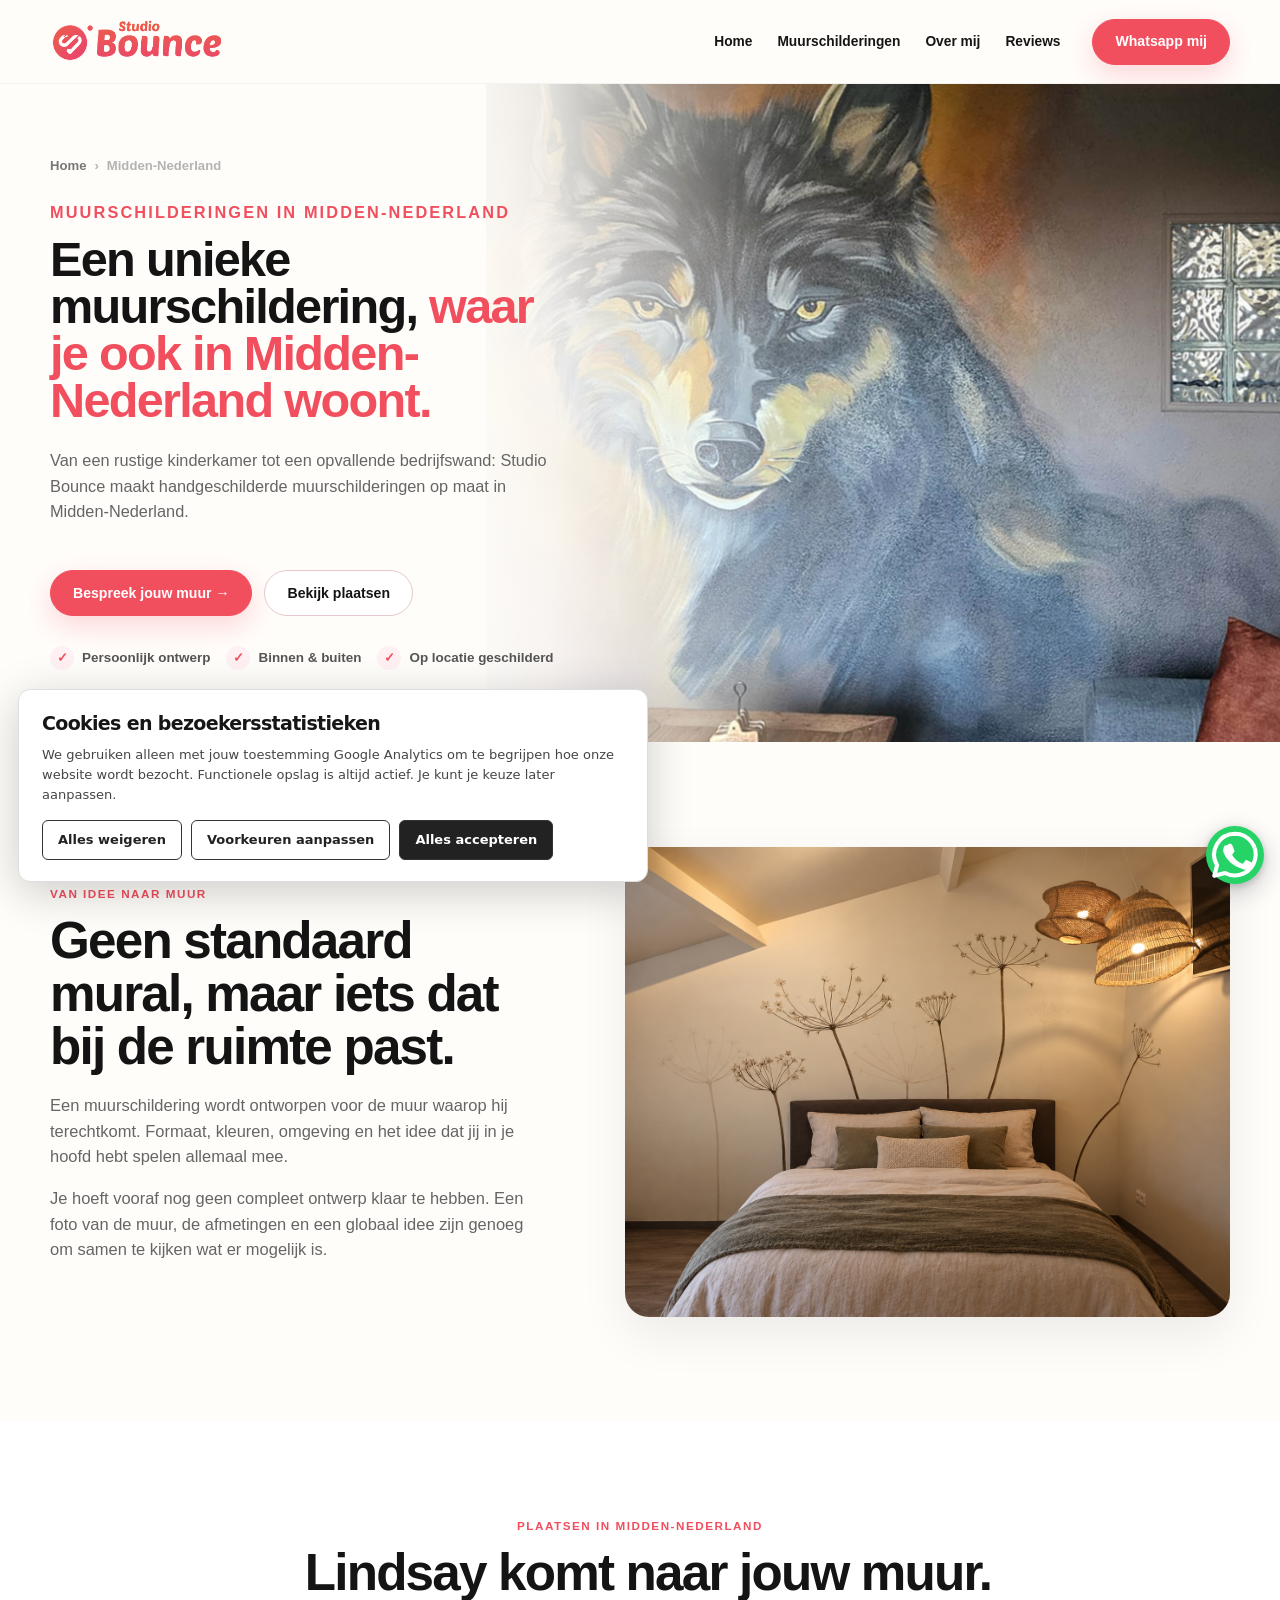
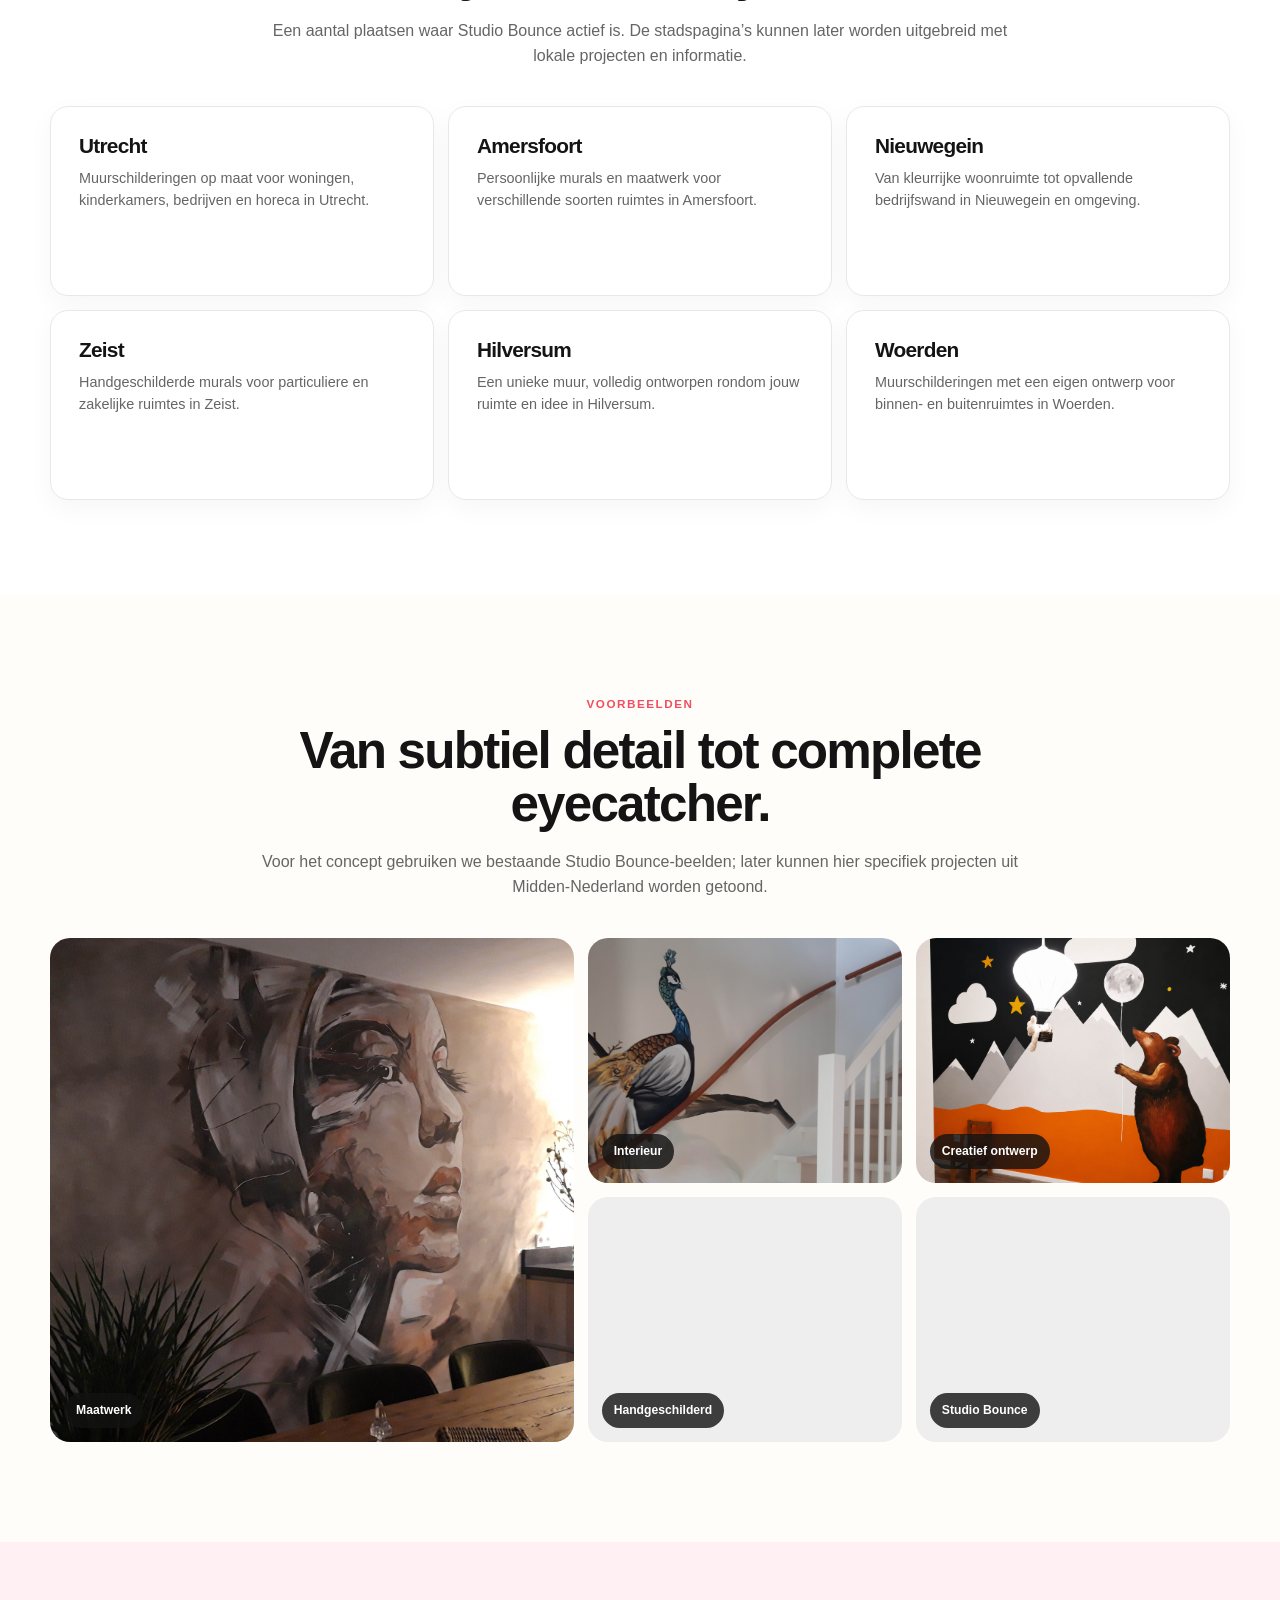
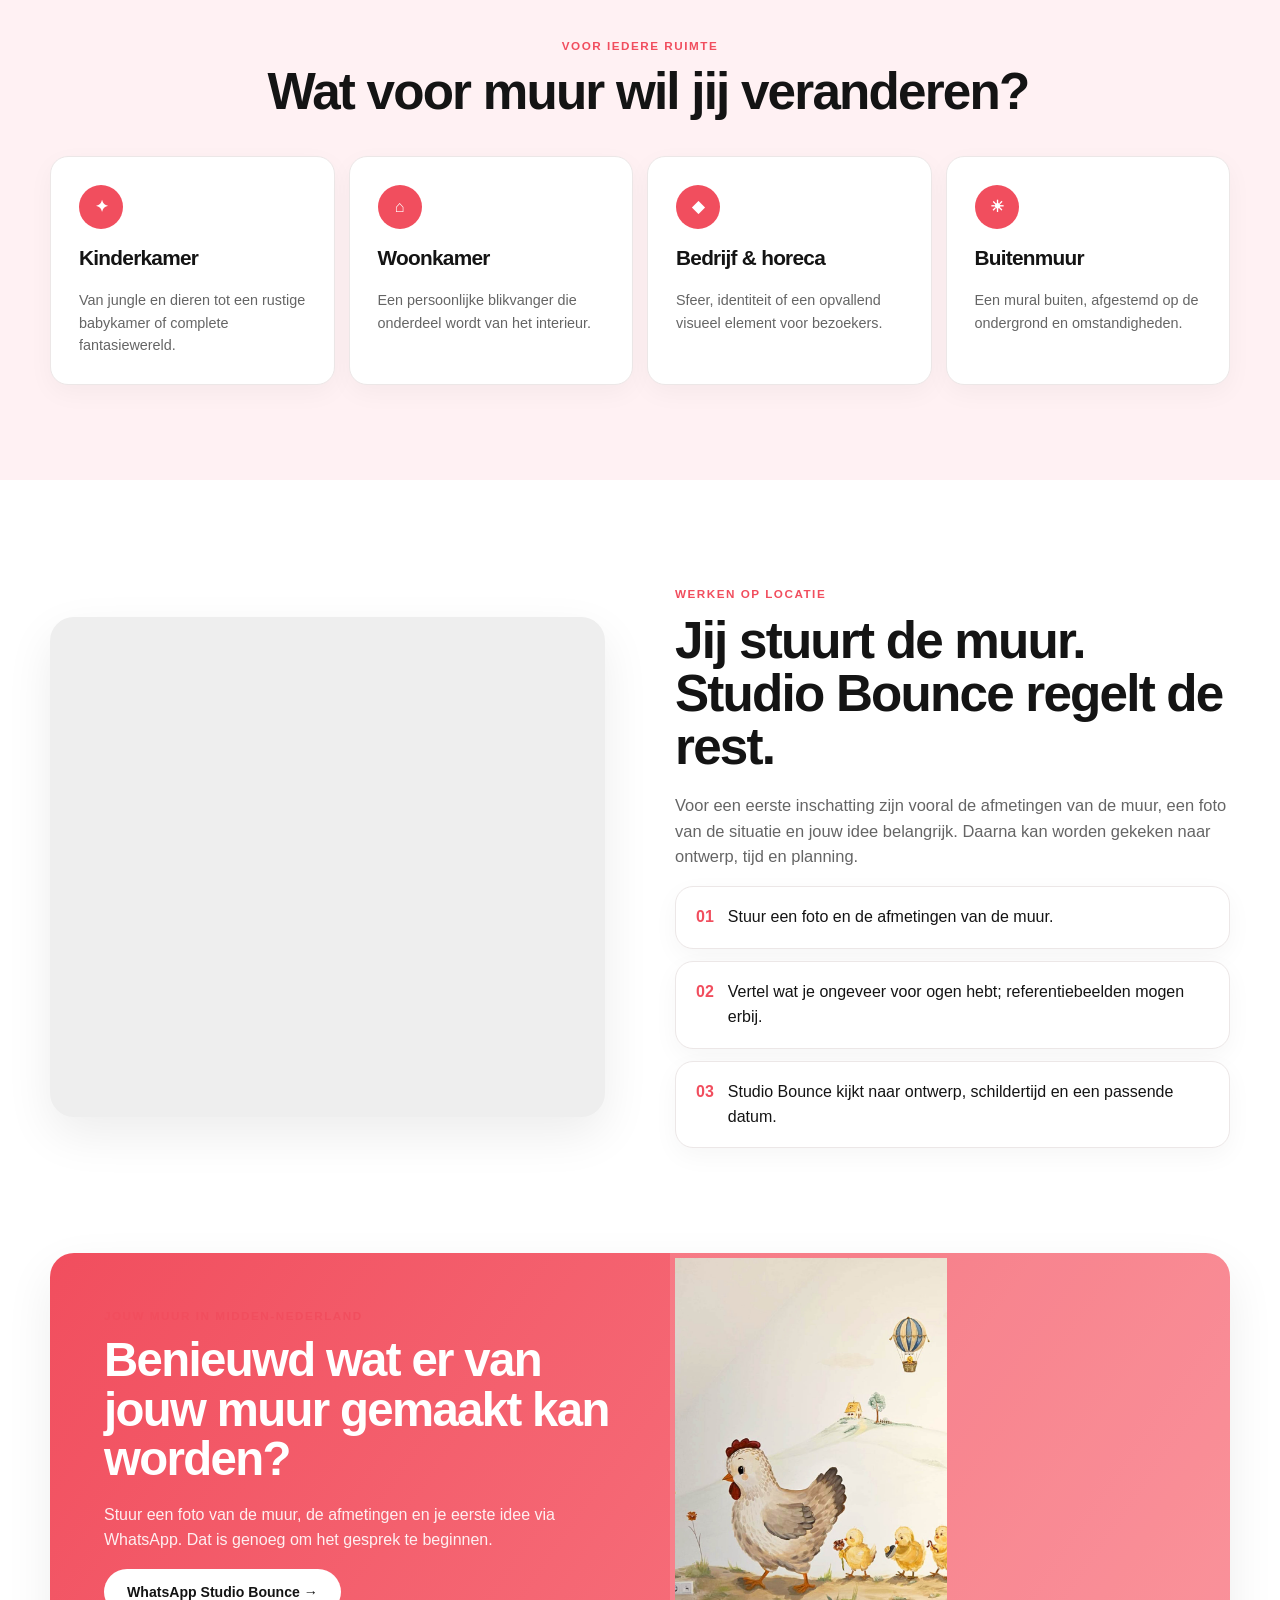
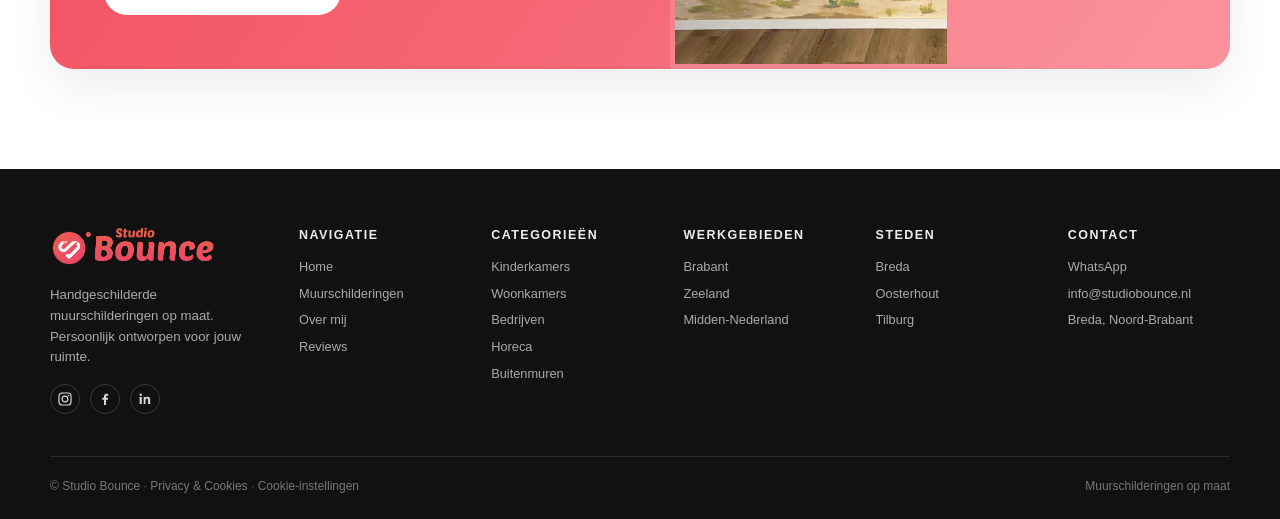
<file: muurschildering-midden-nederland/index.html>
<!DOCTYPE html>
<html lang="nl"><head>
  <!-- SiteEdit Counter.dev: begin -->
  <script async src="https://cdn.counter.dev/script.js" data-id="cee1f6a6-7c52-46c7-933c-d70c8f263736" data-utcoffset="1"></script>
  <!-- SiteEdit Counter.dev: end -->
  <!-- SiteEdit Analytics: begin -->
  <link rel="stylesheet" href="../css/siteedit-analytics.css">
  <script defer src="../js/siteedit-analytics-config.js"></script>
  <script defer src="../js/siteedit-analytics.js"></script>
  <!-- SiteEdit Analytics: end -->
<link rel="icon" href="../favicon.ico" sizes="any">
<link rel="icon" type="image/png" sizes="32x32" href="../assets/favicons/favicon-32x32.png">
<link rel="icon" type="image/png" sizes="16x16" href="../assets/favicons/favicon-16x16.png">
<link rel="apple-touch-icon" sizes="180x180" href="../assets/favicons/apple-touch-icon.png">

<meta charset="utf-8">
<meta content="width=device-width, initial-scale=1" name="viewport">
<meta content="#f14e5e" name="theme-color">
<meta content="Muurschildering in Midden-Nederland? Studio Bounce maakt unieke handgeschilderde murals op maat voor woningen, kinderkamers, bedrijven, horeca en buitenmuren." name="description">
<title>Muurschildering Midden-Nederland op maat | Studio Bounce</title>
<link href="css/midden-nederland.css" rel="stylesheet">
<script type="application/ld+json">
  {"@context": "https://schema.org", "@type": "Service", "name": "Muurschildering Midden-Nederland", "provider": {"@type": "Organization", "name": "Studio Bounce"}, "areaServed": {"@type": "AdministrativeArea", "name": "Midden-Nederland"}, "serviceType": "Muurschilderingen op maat"}
  </script>
<link href="../css/site-system.css" rel="stylesheet"><style data-siteedit-site-frame="1920">
/* SiteEdit desktop composition: content is capped at 1920px; top-level section backgrounds always bleed to the real browser edges. */
html{overflow-x:clip}body{max-width:1920px!important;margin-left:auto!important;margin-right:auto!important;overflow-x:visible!important}[data-siteedit-fullbleed="true"]{isolation:isolate}[data-siteedit-fullbleed="true"]::before{content:"";position:absolute;z-index:-1;pointer-events:none;top:0;bottom:0;left:50%;width:100vw;transform:translateX(-50%);background:inherit;border-radius:0}[data-siteedit-fullbleed-context="true"]{position:relative}[data-siteedit-hidden="true"]{display:none!important}[data-siteedit-drop-active="true"]{outline:3px solid #7255ff!important;outline-offset:4px!important}
</style><style data-siteedit-responsive="true">@media(max-width:800px){[data-siteedit-free="true"]{position:relative!important;left:auto!important;right:auto!important;top:auto!important;max-width:100%!important;margin:24px auto!important}[data-siteedit-offset-x],[data-siteedit-offset-y]{translate:none!important}}</style><style data-siteedit-breakpoint-style="true">@media (min-width:1025px){[data-siteedit-responsive-id="se-r-mu2i5tjo-56"][data-siteedit-responsive-id="se-r-mu2i5tjo-56"]{width:824px !important;max-width:none !important;height:auto !important;min-width:0px !important;box-sizing:border-box !important;translate:-24px !important;}[data-siteedit-responsive-id="se-r-mu2i67js-57"][data-siteedit-responsive-id="se-r-mu2i67js-57"]{width:904px !important;max-width:none !important;height:auto !important;min-width:0px !important;box-sizing:border-box !important;translate:-64px !important;}[data-siteedit-responsive-id="se-r-mu5hlp52-5i"][data-siteedit-responsive-id="se-r-mu5hlp52-5i"]{object-position:18.4% 46.6% !important;}}</style><style data-siteedit-icon-helper="true">
svg[data-siteedit-icon]{overflow:visible!important;}
svg[data-siteedit-icon]:not([data-siteedit-icon-source="imported"])[data-siteedit-icon-fill-mode="none"] :is(path,rect,circle,ellipse,polygon,polyline,line){fill:none!important;}
svg[data-siteedit-icon]:not([data-siteedit-icon-source="imported"])[data-siteedit-icon-fill-mode="color"] :is(path,rect,circle,ellipse,polygon,polyline,line){fill:var(--siteedit-icon-fill,#000)!important;}
svg[data-siteedit-icon]:not([data-siteedit-icon-source="imported"])[data-siteedit-icon-stroke-mode="none"] :is(path,rect,circle,ellipse,polygon,polyline,line){stroke:none!important;}
svg[data-siteedit-icon]:not([data-siteedit-icon-source="imported"])[data-siteedit-icon-stroke-mode="color"] :is(path,rect,circle,ellipse,polygon,polyline,line){stroke:var(--siteedit-icon-stroke,currentColor)!important;}
svg[data-siteedit-icon]:not([data-siteedit-icon-source="imported"])[data-siteedit-icon-stroke-width] :is(path,rect,circle,ellipse,polygon,polyline,line){stroke-width:var(--siteedit-icon-stroke-width,1.8)!important;}
</style></head>
<body class="midden-nederland-page">
<header class="site-header" data-siteedit-fullbleed="true">
<div class="container header-inner">
<a aria-label="Studio Bounce home" class="brand" href="../index.html">
<img alt="Studio Bounce" src="../assets/images/studio-bounce-logo.png">
</a>
<button aria-expanded="false" aria-label="Menu openen" class="mobile-toggle" type="button">
<span></span><span></span><span></span>
</button>
<nav aria-label="Hoofdnavigatie" class="main-nav">
<a href="../index.html">Home</a>
<a href="../index.html#portfolio">Muurschilderingen</a>
<a href="../index.html#over">Over mij</a>
<a href="../index.html#reviews">Reviews</a>
<a class="btn btn-primary whatsapp-link nav-cta" href="https://wa.me/31657114682" target="_blank" rel="noopener">Whatsapp mij</a>
</nav>
</div>
</header>
<main>
<section class="region-hero" data-siteedit-fullbleed="true">
<div class="container region-hero-grid">
<div class="region-copy">
<div class="breadcrumb">
<a href="../index.html">Home</a><span>›</span><span>Midden-Nederland</span>
</div>
<p class="eyebrow">Muurschilderingen in Midden-Nederland</p>
<h1>Een unieke muurschildering, <span>waar je ook in Midden-Nederland woont.</span></h1>
<p>Van een rustige kinderkamer tot een opvallende bedrijfswand: Studio Bounce maakt handgeschilderde muurschilderingen op maat in Midden-Nederland.</p>
<div class="hero-actions">
<a class="btn btn-primary whatsapp-link" href="https://wa.me/31657114682" target="_blank" rel="noopener">Bespreek jouw muur →</a>
<a class="btn btn-outline" href="#plaatsen">Bekijk plaatsen</a>
</div>
<div class="hero-notes">
<span class="hero-note">Persoonlijk ontwerp</span>
<span class="hero-note">Binnen &amp; buiten</span>
<span class="hero-note">Op locatie geschilderd</span>
</div>
</div>
<div class="region-visual">
<img alt="Grote kleurrijke buitenmuur mural als voorbeeld van Studio Bounce in Midden-Nederland" decoding="async" fetchpriority="high" src="../assets/siteedit/Woonkamer_Muurschilderingen-website9-4.jpg">
</div>
</div>
</section>
<section class="region-intro" data-siteedit-fullbleed="true" data-siteedit-fullbleed-context="true">
<div class="container region-intro-grid">
<div class="region-intro-copy">
<p class="eyebrow">Van idee naar muur</p>
<h2>Geen standaard mural, maar iets dat bij de ruimte past.</h2>
<p>Een muurschildering wordt ontworpen voor de muur waarop hij terechtkomt. Formaat, kleuren, omgeving en het idee dat jij in je hoofd hebt spelen allemaal mee.</p>
<p>Je hoeft vooraf nog geen compleet ontwerp klaar te hebben. Een foto van de muur, de afmetingen en een globaal idee zijn genoeg om samen te kijken wat er mogelijk is.</p>
</div>
<div class="region-intro-media">
<img alt="Muurschildering in een interieur" decoding="async" loading="lazy" src="../assets/siteedit/ChatGPT-Image-15-sep-2026-16_08_52-2.png">
</div>
</div>
</section>
<section class="cities" id="plaatsen" data-siteedit-fullbleed="true" data-siteedit-fullbleed-context="true">
<div class="container">
<div class="section-head">
<p class="eyebrow">Plaatsen in Midden-Nederland</p>
<h2 data-siteedit-text-frame="true" data-siteedit-responsive-id="se-r-mu2i5tjo-56" data-siteedit-desktop-style="{&quot;width&quot;:&quot;824px&quot;,&quot;max-width&quot;:&quot;none&quot;,&quot;height&quot;:&quot;auto&quot;,&quot;min-width&quot;:&quot;0px&quot;,&quot;box-sizing&quot;:&quot;border-box&quot;,&quot;translate&quot;:&quot;-24px 0px&quot;}">Lindsay komt naar jouw muur.</h2>
<p>Een aantal plaatsen waar Studio Bounce actief is. De stadspagina’s kunnen later worden uitgebreid met lokale projecten en informatie.</p>
</div>
<div class="city-grid">
<article class="city-card card"><h3>Utrecht</h3><p>Muurschilderingen op maat voor woningen, kinderkamers, bedrijven en horeca in Utrecht.</p></article>
<article class="city-card card"><h3>Amersfoort</h3><p>Persoonlijke murals en maatwerk voor verschillende soorten ruimtes in Amersfoort.</p></article>
<article class="city-card card"><h3>Nieuwegein</h3><p>Van kleurrijke woonruimte tot opvallende bedrijfswand in Nieuwegein en omgeving.</p></article>
<article class="city-card card"><h3>Zeist</h3><p>Handgeschilderde murals voor particuliere en zakelijke ruimtes in Zeist.</p></article>
<article class="city-card card"><h3>Hilversum</h3><p>Een unieke muur, volledig ontworpen rondom jouw ruimte en idee in Hilversum.</p></article>
<article class="city-card card"><h3>Woerden</h3><p>Muurschilderingen met een eigen ontwerp voor binnen- en buitenruimtes in Woerden.</p></article>
</div>
</div>
</section>
<section class="region-projects" data-siteedit-fullbleed="true" data-siteedit-fullbleed-context="true">
<div class="container">
<div class="section-head">
<p class="eyebrow">Voorbeelden</p>
<h2>Van subtiel detail tot complete eyecatcher.</h2>
<p>Voor het concept gebruiken we bestaande Studio Bounce-beelden; later kunnen hier specifiek projecten uit Midden-Nederland worden getoond.</p>
</div>
<div class="project-grid">
<article class="project-card"><img alt="Muurschildering in een zakelijke ontvangstruimte" decoding="async" loading="lazy" src="../assets/siteedit/Woonkamer_Muurschilderingen-website24-4.jpg"><span class="project-label">Maatwerk</span></article>
<article class="project-card"><img alt="Botanische mural in een woonkamer" decoding="async" loading="lazy" src="../assets/siteedit/Woonkamer_Muurschilderingen-website15-3.jpg"><span class="project-label">Interieur</span></article>
<article class="project-card"><img alt="Botanische mural in horeca" decoding="async" loading="lazy" src="../assets/siteedit/Kinderkamer_Muurschilderingen-website13-5.jpg"><span class="project-label">Creatief ontwerp</span></article>
<article class="project-card"><img alt="Grote portretmural op een buitenmuur" decoding="async" loading="lazy" src="../assets/siteedit/Slaampkamer_Muurschilderingen-website-2.jpg"><span class="project-label">Handgeschilderd</span></article>
<article class="project-card"><img alt="Jungle muurschildering in een kinderkamer" decoding="async" loading="lazy" src="../assets/siteedit/Kinderkamer_Muurschilderingen-website25-5.jpg"><span class="project-label">Studio Bounce</span></article>
</div>
</div>
</section>
<section class="region-types" data-siteedit-fullbleed="true" data-siteedit-fullbleed-context="true">
<div class="container">
<div class="section-head">
<p class="eyebrow">Voor iedere ruimte</p>
<h2 data-siteedit-text-frame="true" data-siteedit-responsive-id="se-r-mu2i67js-57" data-siteedit-desktop-style="{&quot;width&quot;:&quot;904px&quot;,&quot;max-width&quot;:&quot;none&quot;,&quot;height&quot;:&quot;auto&quot;,&quot;min-width&quot;:&quot;0px&quot;,&quot;box-sizing&quot;:&quot;border-box&quot;,&quot;translate&quot;:&quot;-64px 0px&quot;}">Wat voor muur wil jij veranderen?</h2>
</div>
<div class="type-grid">
<a class="type-card card" href="../kinderkamer/index.html">
<div class="type-icon">✦</div>
<h3>Kinderkamer</h3>
<p>Van jungle en dieren tot een rustige babykamer of complete fantasiewereld.</p>
</a>
<article class="type-card card"><div class="type-icon">⌂</div><h3>Woonkamer</h3><p>Een persoonlijke blikvanger die onderdeel wordt van het interieur.</p></article>
<article class="type-card card"><div class="type-icon">◆</div><h3>Bedrijf &amp; horeca</h3><p>Sfeer, identiteit of een opvallend visueel element voor bezoekers.</p></article>
<article class="type-card card"><div class="type-icon">☀</div><h3>Buitenmuur</h3><p>Een mural buiten, afgestemd op de ondergrond en omstandigheden.</p></article>
</div>
</div>
</section>
<section class="travel" data-siteedit-fullbleed="true" data-siteedit-fullbleed-context="true">
<div class="container travel-grid">
<div class="image-card" style="height:500px">
<img alt="Kunstenaar aan het werk aan een grote muurschildering" decoding="async" loading="lazy" src="../assets/siteedit/Woonkamer_Muurschilderingen-website-4.jpg">
</div>
<div class="travel-copy">
<p class="eyebrow">Werken op locatie</p>
<h2>Jij stuurt de muur. Studio Bounce regelt de rest.</h2>
<p>Voor een eerste inschatting zijn vooral de afmetingen van de muur, een foto van de situatie en jouw idee belangrijk. Daarna kan worden gekeken naar ontwerp, tijd en planning.</p>
<div class="travel-list">
<div class="travel-item card"><b>01</b><span>Stuur een foto en de afmetingen van de muur.</span></div>
<div class="travel-item card"><b>02</b><span>Vertel wat je ongeveer voor ogen hebt; referentiebeelden mogen erbij.</span></div>
<div class="travel-item card"><b>03</b><span>Studio Bounce kijkt naar ontwerp, schildertijd en een passende datum.</span></div>
</div>
</div>
</div>
</section>
<section class="contact-banner" id="contact" data-siteedit-fullbleed="true" data-siteedit-fullbleed-context="true">
<div class="container">
<div class="contact-card">
<div class="contact-copy">
<p class="eyebrow" style="color:#fff">Jouw muur in Midden-Nederland</p>
<h2>Benieuwd wat er van jouw muur gemaakt kan worden?</h2>
<p>Stuur een foto van de muur, de afmetingen en je eerste idee via WhatsApp. Dat is genoeg om het gesprek te beginnen.</p>
<a class="btn whatsapp-link" href="https://wa.me/31657114682" target="_blank" rel="noopener">WhatsApp Studio Bounce →</a>
</div>
<div class="contact-collage">
<img alt="Buitenmuur met kleurrijke bloemenmural" decoding="async" loading="lazy" src="../assets/siteedit/Babykamer_Muurschilderingen-website23-2.jpg" data-siteedit-responsive-id="se-r-mu5hlp52-5i" data-siteedit-desktop-style="{&quot;object-position&quot;:&quot;18.4% 46.6%&quot;}">
<img alt="Grafische mural in een bedrijf" decoding="async" loading="lazy" src="../assets/siteedit/Babykamer_-Muurschilderingen-website2-3.jpg">
<img alt="Abstracte mural in een woonkamer" decoding="async" loading="lazy" src="../assets/siteedit/Kinderkamer_Muurschilderingen-website14-5.jpg">
</div>
</div>
</div>
</section>
</main>
<footer class="site-footer" data-siteedit-fullbleed="true" data-siteedit-fullbleed-context="true">
<div class="container footer-grid">
<div class="footer-brand">
<img alt="Studio Bounce" src="../assets/images/studio-bounce-logo.png">
<p>Handgeschilderde muurschilderingen op maat. Persoonlijk ontworpen voor jouw ruimte.</p>
<div aria-label="Social media" class="socials">
<a aria-label="Instagram" href="https://www.instagram.com/studiobounce_breda/" target="_blank" rel="noopener noreferrer" title="Instagram">
<svg aria-hidden="true" viewBox="0 0 24 24" focusable="false"><rect x="3" y="3" width="18" height="18" rx="5"></rect><circle cx="12" cy="12" r="4.25"></circle><circle cx="17.35" cy="6.65" r="1.05" class="social-fill"></circle></svg>
</a>
<a aria-label="Facebook" href="https://www.facebook.com/lindsay.studiobounce" target="_blank" rel="noopener noreferrer" title="Facebook">
<svg aria-hidden="true" viewBox="0 0 24 24" focusable="false"><path class="social-fill" d="M13.65 21v-7.7h2.6l.4-3h-3V8.4c0-.87.24-1.46 1.5-1.46h1.6V4.25c-.28-.04-1.23-.12-2.34-.12-2.32 0-3.91 1.42-3.91 4.02v2.15H7.88v3h2.62V21h3.15z"></path></svg>
</a>
<a aria-label="LinkedIn" href="https://nl.linkedin.com/company/studio-bounce" target="_blank" rel="noopener noreferrer" title="LinkedIn">
<svg aria-hidden="true" viewBox="0 0 24 24" focusable="false"><rect class="social-fill" x="4" y="9" width="3.2" height="10.5" rx=".35"></rect><circle class="social-fill" cx="5.6" cy="5.6" r="1.8"></circle><path class="social-fill" d="M10 9h3v1.45h.04c.42-.8 1.44-1.65 2.96-1.65 3.17 0 3.75 2.08 3.75 4.8v5.9h-3.2v-5.23c0-1.25-.02-2.86-1.74-2.86-1.74 0-2.01 1.36-2.01 2.77v5.32H10V9z"></path></svg>
</a>
</div>
</div>
<div class="footer-col">
<h3>Navigatie</h3>
<a href="../index.html">Home</a>
<a href="../index.html#portfolio">Muurschilderingen</a>
<a href="../index.html#over">Over mij</a>
<a href="../index.html#reviews">Reviews</a>
</div>
<div class="footer-col">
<h3>Categorieën</h3>
<a href="../kinderkamer/index.html">Kinderkamers</a>
<a href="../woonkamers/index.html">Woonkamers</a>
<a href="../bedrijven/index.html">Bedrijven</a>
<a href="../horeca/index.html">Horeca</a>
<a href="../buitenmuren/index.html">Buitenmuren</a>
</div>
<div class="footer-col">
<h3>Werkgebieden</h3>
<a href="../muurschildering-brabant/index.html">Brabant</a>
<a href="../muurschildering-zeeland/index.html">Zeeland</a>
<a href="../muurschildering-midden-nederland/index.html">Midden-Nederland</a>
</div>
<div class="footer-col footer-cities-col">
<h3>Steden</h3>
<a href="../muurschildering-breda/index.html">Breda</a>
<a href="../muurschildering-oosterhout/index.html">Oosterhout</a>
<a href="../muurschildering-tilburg/index.html">Tilburg</a>
</div>
<div class="footer-col">
<h3>Contact</h3>
<a class="whatsapp-link" href="https://wa.me/31657114682" target="_blank" rel="noopener">WhatsApp</a>
<a href="mailto:info@studiobounce.nl">info@studiobounce.nl</a>
<span>Breda, Noord-Brabant</span>
</div>
</div>
<div class="container footer-bottom">
<span>© Studio Bounce<!-- SiteEdit Privacy Link: begin --><span class="se-privacy-footer-separator"> · </span><a class="se-privacy-footer-link" href="../privacy-en-cookies.html">Privacy &amp; Cookies</a><!-- SiteEdit Privacy Link: end --></span>
<span>Muurschilderingen op maat</span>
</div>
</footer>
<script defer="" src="../js/site-nav.js"></script>
<script defer="" src="js/midden-nederland.js"></script>



<a class="mobile-whatsapp-fab whatsapp-link" href="https://wa.me/31657114682" target="_blank" rel="noopener" aria-label="Neem contact op via WhatsApp" title="WhatsApp">
  <svg viewBox="0 0 32 32" aria-hidden="true" focusable="false">
    <path d="M16 4.25a11.5 11.5 0 0 0-9.88 17.38L4.55 27.5l5.99-1.57A11.5 11.5 0 1 0 16 4.25Z" fill="none" stroke="currentColor" stroke-width="2.25" stroke-linecap="round" stroke-linejoin="round"></path>
    <path d="M12.02 10.45c.27-.61.56-.62.83-.63h.71c.23 0 .6.09.92.78.32.69 1.09 2.66 1.18 2.85.1.19.16.41.03.66-.13.25-.19.41-.38.63-.19.22-.4.48-.57.65-.19.19-.39.4-.17.78.22.38.98 1.61 2.1 2.61 1.44 1.28 2.66 1.68 3.04 1.87.38.19.6.16.82-.09.22-.25.95-1.1 1.2-1.48.25-.38.51-.32.85-.19.35.13 2.18 1.03 2.56 1.22.38.19.63.28.72.44.09.16.09.91-.22 1.78-.31.88-1.83 1.68-2.52 1.78-.64.09-1.46.13-2.36-.15-.54-.17-1.23-.4-2.12-.79-.37-.16-6.51-2.38-8.89-8.32-.67-1.68-.02-3.02.2-3.46.22-.44.48-.57.64-.57Z" fill="currentColor"></path>
  </svg>
</a>

<script defer="" src="../js/site-config.js?v=f78175a3"></script>
</body></html>
</file>
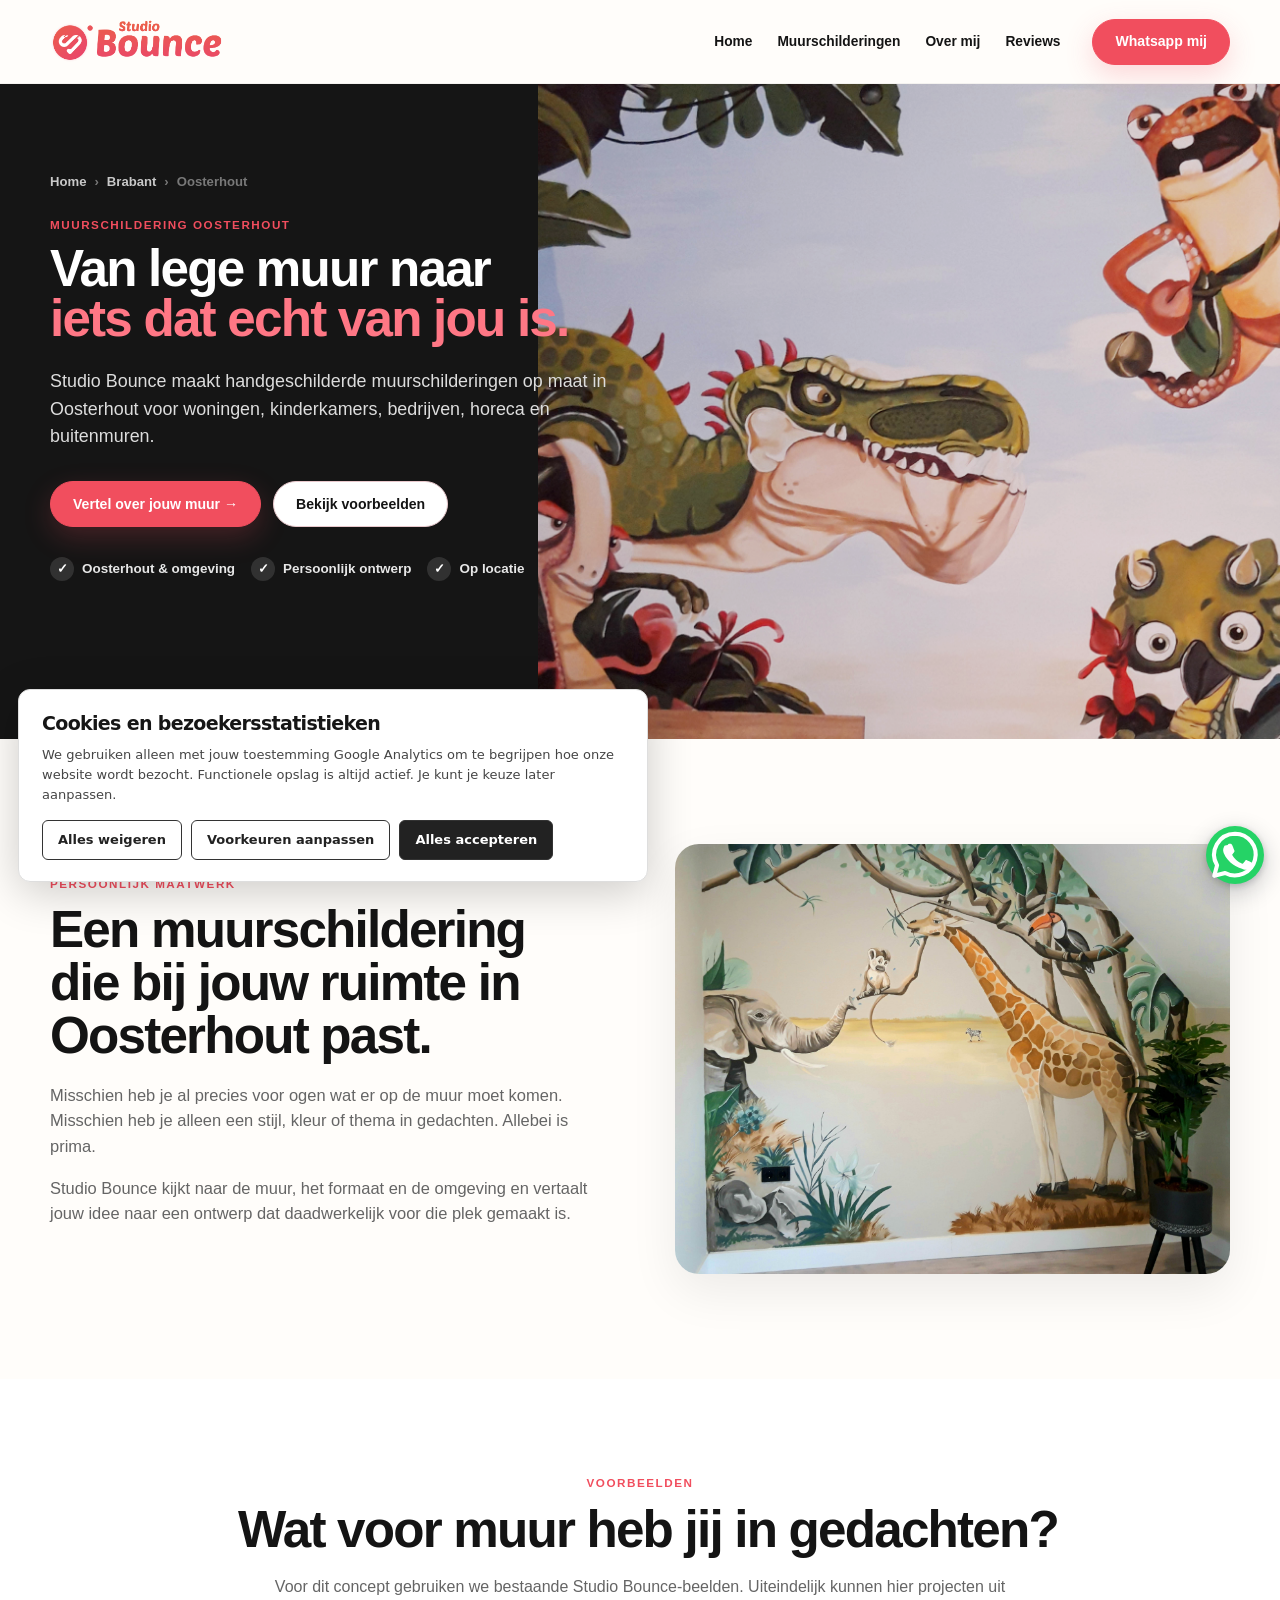
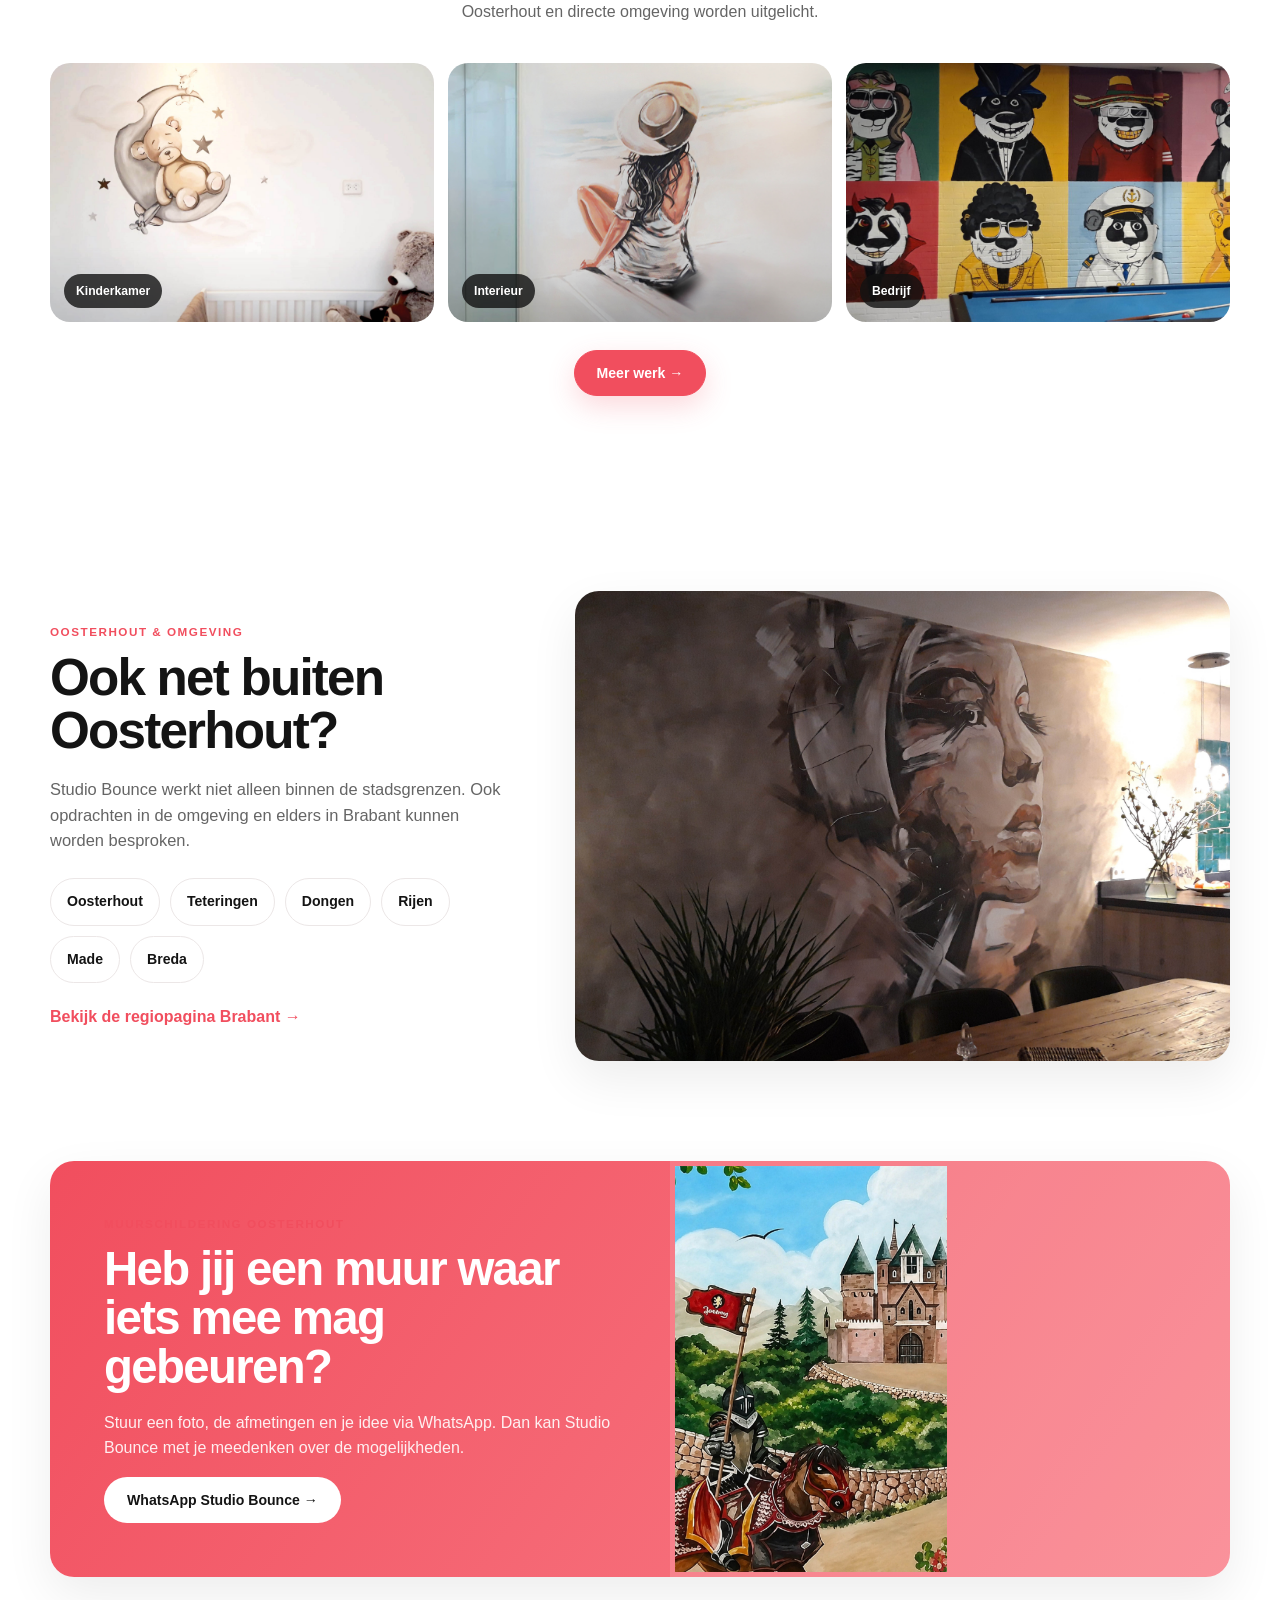
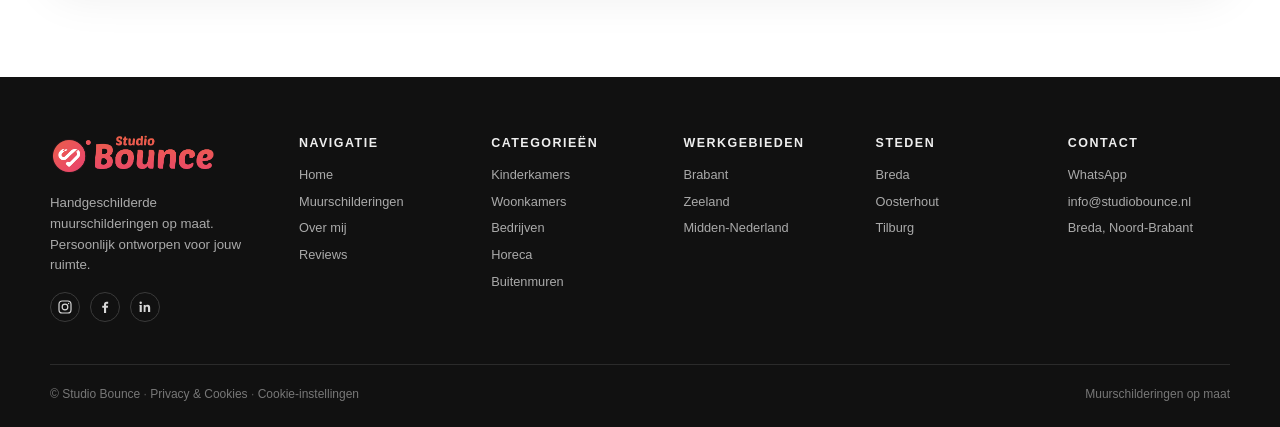
<file: muurschildering-oosterhout/index.html>
<!DOCTYPE html>
<html lang="nl"><head>
  <!-- SiteEdit Counter.dev: begin -->
  <script async src="https://cdn.counter.dev/script.js" data-id="cee1f6a6-7c52-46c7-933c-d70c8f263736" data-utcoffset="1"></script>
  <!-- SiteEdit Counter.dev: end -->
  <!-- SiteEdit Analytics: begin -->
  <link rel="stylesheet" href="../css/siteedit-analytics.css">
  <script defer src="../js/siteedit-analytics-config.js"></script>
  <script defer src="../js/siteedit-analytics.js"></script>
  <!-- SiteEdit Analytics: end -->
<link rel="icon" href="../favicon.ico" sizes="any">
<link rel="icon" type="image/png" sizes="32x32" href="../assets/favicons/favicon-32x32.png">
<link rel="icon" type="image/png" sizes="16x16" href="../assets/favicons/favicon-16x16.png">
<link rel="apple-touch-icon" sizes="180x180" href="../assets/favicons/apple-touch-icon.png">

<meta charset="utf-8">
<meta content="width=device-width, initial-scale=1" name="viewport">
<meta content="#f14e5e" name="theme-color">
<meta content="Muurschildering in Oosterhout? Studio Bounce maakt unieke murals op maat voor kinderkamers, woonkamers, bedrijven, horeca en buitenmuren in Oosterhout en omgeving." name="description">
<title>Muurschildering Oosterhout op maat | Studio Bounce</title>
<link href="css/oosterhout.css" rel="stylesheet">
<script type="application/ld+json">
  {"@context": "https://schema.org", "@type": "Service", "name": "Muurschildering Oosterhout", "provider": {"@type": "Organization", "name": "Studio Bounce"}, "areaServed": {"@type": "City", "name": "Oosterhout"}, "serviceType": "Muurschilderingen op maat"}
  </script>
<link href="../css/site-system.css" rel="stylesheet"><style data-siteedit-site-frame="1920">
/* SiteEdit desktop composition: content is capped at 1920px; top-level section backgrounds always bleed to the real browser edges. */
html{overflow-x:clip}body{max-width:1920px!important;margin-left:auto!important;margin-right:auto!important;overflow-x:visible!important}[data-siteedit-fullbleed="true"]{isolation:isolate}[data-siteedit-fullbleed="true"]::before{content:"";position:absolute;z-index:-1;pointer-events:none;top:0;bottom:0;left:50%;width:100vw;transform:translateX(-50%);background:inherit;border-radius:0}[data-siteedit-fullbleed-context="true"]{position:relative}[data-siteedit-hidden="true"]{display:none!important}[data-siteedit-drop-active="true"]{outline:3px solid #7255ff!important;outline-offset:4px!important}
</style><style data-siteedit-responsive="true">@media(max-width:800px){[data-siteedit-free="true"]{position:relative!important;left:auto!important;right:auto!important;top:auto!important;max-width:100%!important;margin:24px auto!important}[data-siteedit-offset-x],[data-siteedit-offset-y]{translate:none!important}}</style><style data-siteedit-breakpoint-style="true">@media (min-width:1025px){[data-siteedit-responsive-id="se-r-mu2i6l5s-3k"][data-siteedit-responsive-id="se-r-mu2i6l5s-3k"]{width:656px !important;max-width:none !important;height:auto !important;min-width:0px !important;box-sizing:border-box !important;display:inline-block !important;translate:none !important;}[data-siteedit-responsive-id="se-r-mu2i6vb4-3l"][data-siteedit-responsive-id="se-r-mu2i6vb4-3l"]{width:976px !important;max-width:none !important;height:auto !important;min-width:0px !important;box-sizing:border-box !important;translate:-100px 1px !important;}}</style><style data-siteedit-icon-helper="true">
svg[data-siteedit-icon]{overflow:visible!important;}
svg[data-siteedit-icon]:not([data-siteedit-icon-source="imported"])[data-siteedit-icon-fill-mode="none"] :is(path,rect,circle,ellipse,polygon,polyline,line){fill:none!important;}
svg[data-siteedit-icon]:not([data-siteedit-icon-source="imported"])[data-siteedit-icon-fill-mode="color"] :is(path,rect,circle,ellipse,polygon,polyline,line){fill:var(--siteedit-icon-fill,#000)!important;}
svg[data-siteedit-icon]:not([data-siteedit-icon-source="imported"])[data-siteedit-icon-stroke-mode="none"] :is(path,rect,circle,ellipse,polygon,polyline,line){stroke:none!important;}
svg[data-siteedit-icon]:not([data-siteedit-icon-source="imported"])[data-siteedit-icon-stroke-mode="color"] :is(path,rect,circle,ellipse,polygon,polyline,line){stroke:var(--siteedit-icon-stroke,currentColor)!important;}
svg[data-siteedit-icon]:not([data-siteedit-icon-source="imported"])[data-siteedit-icon-stroke-width] :is(path,rect,circle,ellipse,polygon,polyline,line){stroke-width:var(--siteedit-icon-stroke-width,1.8)!important;}
</style></head>
<body class="oosterhout-page">
<header class="site-header" data-siteedit-fullbleed="true">
<div class="container header-inner">
<a aria-label="Studio Bounce home" class="brand" href="../index.html">
<img alt="Studio Bounce" src="../assets/images/studio-bounce-logo.png">
</a>
<button aria-expanded="false" aria-label="Menu openen" class="mobile-toggle" type="button">
<span></span><span></span><span></span>
</button>
<nav aria-label="Hoofdnavigatie" class="main-nav">
<a href="../index.html">Home</a>
<a href="../index.html#portfolio">Muurschilderingen</a>
<a href="../index.html#over">Over mij</a>
<a href="../index.html#reviews">Reviews</a>
<a class="btn btn-primary whatsapp-link nav-cta" href="https://wa.me/31657114682" target="_blank" rel="noopener">Whatsapp mij</a>
</nav>
</div>
</header>
<main>
<section class="city-hero" data-siteedit-fullbleed="true">
<img alt="Grote portret muurschildering als voorbeeld voor Oosterhout" class="city-hero-bg" decoding="async" fetchpriority="high" src="../assets/siteedit/Kinderkamer_Muurschilderingen-website14-6.jpg">
<div class="container city-hero-inner">
<div class="city-hero-copy">
<div class="breadcrumb">
<a href="../index.html">Home</a><span>›</span>
<a href="../muurschildering-brabant/index.html">Brabant</a><span>›</span>
<span>Oosterhout</span>
</div>
<p class="eyebrow">Muurschildering Oosterhout</p>
<h1>Van lege muur naar <span data-siteedit-text-frame="true" data-siteedit-responsive-id="se-r-mu2i6l5s-3k" data-siteedit-desktop-style="{&quot;width&quot;:&quot;656px&quot;,&quot;max-width&quot;:&quot;none&quot;,&quot;height&quot;:&quot;auto&quot;,&quot;min-width&quot;:&quot;0px&quot;,&quot;box-sizing&quot;:&quot;border-box&quot;,&quot;display&quot;:&quot;inline-block&quot;,&quot;translate&quot;:&quot;none&quot;}">iets dat echt van jou is.</span></h1>
<p>Studio Bounce maakt handgeschilderde muurschilderingen op maat in Oosterhout voor woningen, kinderkamers, bedrijven, horeca en buitenmuren.</p>
<div class="hero-actions">
<a class="btn btn-primary whatsapp-link" href="https://wa.me/31657114682" target="_blank" rel="noopener">Vertel over jouw muur →</a>
<a class="btn btn-outline" href="#voorbeelden">Bekijk voorbeelden</a>
</div>
<div class="hero-notes">
<span class="hero-note">Oosterhout &amp; omgeving</span>
<span class="hero-note">Persoonlijk ontwerp</span>
<span class="hero-note">Op locatie</span>
</div>
</div>
</div>
</section>
<section class="local-intro" data-siteedit-fullbleed="true" data-siteedit-fullbleed-context="true">
<div class="container local-intro-grid">
<div class="local-intro-copy">
<p class="eyebrow">Persoonlijk maatwerk</p>
<h2>Een muurschildering die bij jouw ruimte in Oosterhout past.</h2>
<p>Misschien heb je al precies voor ogen wat er op de muur moet komen. Misschien heb je alleen een stijl, kleur of thema in gedachten. Allebei is prima.</p>
<p>Studio Bounce kijkt naar de muur, het formaat en de omgeving en vertaalt jouw idee naar een ontwerp dat daadwerkelijk voor die plek gemaakt is.</p>
</div>
<div class="local-intro-media">
<img alt="Muurschildering in een warme woonruimte" decoding="async" loading="lazy" src="../assets/siteedit/Kinderkamer_Muurschilderingen-website3-6.jpg">
</div>
</div>
</section>
<section class="local-projects" id="voorbeelden" data-siteedit-fullbleed="true" data-siteedit-fullbleed-context="true">
<div class="container">
<div class="section-head">
<p class="eyebrow">Voorbeelden</p>
<h2 data-siteedit-text-frame="true" data-siteedit-responsive-id="se-r-mu2i6vb4-3l" data-siteedit-desktop-style="{&quot;width&quot;:&quot;976px&quot;,&quot;max-width&quot;:&quot;none&quot;,&quot;height&quot;:&quot;auto&quot;,&quot;min-width&quot;:&quot;0px&quot;,&quot;box-sizing&quot;:&quot;border-box&quot;,&quot;translate&quot;:&quot;-100px 1px&quot;}">Wat voor muur heb jij in gedachten?</h2>
<p>Voor dit concept gebruiken we bestaande Studio Bounce-beelden. Uiteindelijk kunnen hier projecten uit Oosterhout en directe omgeving worden uitgelicht.</p>
</div>
<div class="local-grid">
<article class="local-card"><img alt="Kinderkamer mural met jungle en dieren" decoding="async" loading="lazy" src="../assets/siteedit/Babykamer_Muurschilderingen-website22-2.jpg"><span>Kinderkamer</span></article>
<article class="local-card"><img alt="Botanische mural in modern interieur" decoding="async" loading="lazy" src="../assets/siteedit/Slaapkamer_Muurschilderingen-website27-3.jpg"><span>Interieur</span></article>
<article class="local-card"><img alt="Bedrijfsmural achter een receptie" decoding="async" loading="lazy" src="../assets/siteedit/Bedrijven_Muurschilderingen-website5-2.jpg"><span>Bedrijf</span></article>
</div>
<div class="local-more-work">
<a class="btn btn-primary" href="../index.html#portfolio">Meer werk →</a>
</div>
</div>
</section>
<section class="nearby" data-siteedit-fullbleed="true" data-siteedit-fullbleed-context="true">
<div class="container nearby-grid">
<div class="nearby-copy">
<p class="eyebrow">Oosterhout &amp; omgeving</p>
<h2>Ook net buiten Oosterhout?</h2>
<p>Studio Bounce werkt niet alleen binnen de stadsgrenzen. Ook opdrachten in de omgeving en elders in Brabant kunnen worden besproken.</p>
<div class="place-pills">
<span class="place-pill">Oosterhout</span>
<span class="place-pill">Teteringen</span>
<span class="place-pill">Dongen</span>
<span class="place-pill">Rijen</span>
<span class="place-pill">Made</span>
<span class="place-pill">Breda</span>
</div>
<a class="region-link" href="../muurschildering-brabant/index.html">Bekijk de regiopagina Brabant →</a>
</div>
<div class="image-card" style="height:470px">
<img alt="Grote buitenmuur mural in stedelijke omgeving" decoding="async" loading="lazy" src="../assets/siteedit/Woonkamer_Muurschilderingen-website24-5.jpg">
</div>
</div>
</section>
<section class="contact-banner" id="contact" data-siteedit-fullbleed="true" data-siteedit-fullbleed-context="true">
<div class="container">
<div class="contact-card">
<div class="contact-copy">
<p class="eyebrow" style="color:#fff">Muurschildering Oosterhout</p>
<h2>Heb jij een muur waar iets mee mag gebeuren?</h2>
<p>Stuur een foto, de afmetingen en je idee via WhatsApp. Dan kan Studio Bounce met je meedenken over de mogelijkheden.</p>
<a class="btn whatsapp-link" href="https://wa.me/31657114682" target="_blank" rel="noopener">WhatsApp Studio Bounce →</a>
</div>
<div class="contact-collage">
<img alt="Studio Bounce schildert met penseel aan een jungle mural" decoding="async" loading="lazy" src="../assets/siteedit/Kinderkamer_Muurschilderingen-website1-5.jpg">
<img alt="Botanische horeca mural" decoding="async" loading="lazy" src="../assets/siteedit/Kinderkamer_Muurschilderingen-website13-6.jpg">
<img alt="Grafische bedrijfsmural" decoding="async" loading="lazy" src="../assets/siteedit/Slaapkamer_Muurschilderingen-website19-4.jpg">
</div>
</div>
</div>
</section>
</main>
<footer class="site-footer" data-siteedit-fullbleed="true" data-siteedit-fullbleed-context="true">
<div class="container footer-grid">
<div class="footer-brand">
<img alt="Studio Bounce" src="../assets/images/studio-bounce-logo.png">
<p>Handgeschilderde muurschilderingen op maat. Persoonlijk ontworpen voor jouw ruimte.</p>
<div aria-label="Social media" class="socials">
<a aria-label="Instagram" href="https://www.instagram.com/studiobounce_breda/" target="_blank" rel="noopener noreferrer" title="Instagram">
<svg aria-hidden="true" viewBox="0 0 24 24" focusable="false"><rect x="3" y="3" width="18" height="18" rx="5"></rect><circle cx="12" cy="12" r="4.25"></circle><circle cx="17.35" cy="6.65" r="1.05" class="social-fill"></circle></svg>
</a>
<a aria-label="Facebook" href="https://www.facebook.com/lindsay.studiobounce" target="_blank" rel="noopener noreferrer" title="Facebook">
<svg aria-hidden="true" viewBox="0 0 24 24" focusable="false"><path class="social-fill" d="M13.65 21v-7.7h2.6l.4-3h-3V8.4c0-.87.24-1.46 1.5-1.46h1.6V4.25c-.28-.04-1.23-.12-2.34-.12-2.32 0-3.91 1.42-3.91 4.02v2.15H7.88v3h2.62V21h3.15z"></path></svg>
</a>
<a aria-label="LinkedIn" href="https://nl.linkedin.com/company/studio-bounce" target="_blank" rel="noopener noreferrer" title="LinkedIn">
<svg aria-hidden="true" viewBox="0 0 24 24" focusable="false"><rect class="social-fill" x="4" y="9" width="3.2" height="10.5" rx=".35"></rect><circle class="social-fill" cx="5.6" cy="5.6" r="1.8"></circle><path class="social-fill" d="M10 9h3v1.45h.04c.42-.8 1.44-1.65 2.96-1.65 3.17 0 3.75 2.08 3.75 4.8v5.9h-3.2v-5.23c0-1.25-.02-2.86-1.74-2.86-1.74 0-2.01 1.36-2.01 2.77v5.32H10V9z"></path></svg>
</a>
</div>
</div>
<div class="footer-col">
<h3>Navigatie</h3>
<a href="../index.html">Home</a>
<a href="../index.html#portfolio">Muurschilderingen</a>
<a href="../index.html#over">Over mij</a>
<a href="../index.html#reviews">Reviews</a>
</div>
<div class="footer-col">
<h3>Categorieën</h3>
<a href="../kinderkamer/index.html">Kinderkamers</a>
<a href="../woonkamers/index.html">Woonkamers</a>
<a href="../bedrijven/index.html">Bedrijven</a>
<a href="../horeca/index.html">Horeca</a>
<a href="../buitenmuren/index.html">Buitenmuren</a>
</div>
<div class="footer-col">
<h3>Werkgebieden</h3>
<a href="../muurschildering-brabant/index.html">Brabant</a>
<a href="../muurschildering-zeeland/index.html">Zeeland</a>
<a href="../muurschildering-midden-nederland/index.html">Midden-Nederland</a>
</div>
<div class="footer-col footer-cities-col">
<h3>Steden</h3>
<a href="../muurschildering-breda/index.html">Breda</a>
<a href="../muurschildering-oosterhout/index.html">Oosterhout</a>
<a href="../muurschildering-tilburg/index.html">Tilburg</a>
</div>
<div class="footer-col">
<h3>Contact</h3>
<a class="whatsapp-link" href="https://wa.me/31657114682" target="_blank" rel="noopener">WhatsApp</a>
<a href="mailto:info@studiobounce.nl">info@studiobounce.nl</a>
<span>Breda, Noord-Brabant</span>
</div>
</div>
<div class="container footer-bottom">
<span>© Studio Bounce<!-- SiteEdit Privacy Link: begin --><span class="se-privacy-footer-separator"> · </span><a class="se-privacy-footer-link" href="../privacy-en-cookies.html">Privacy &amp; Cookies</a><!-- SiteEdit Privacy Link: end --></span>
<span>Muurschilderingen op maat</span>
</div>
</footer>
<script defer="" src="../js/site-nav.js"></script>
<script defer="" src="js/oosterhout.js"></script>



<a class="mobile-whatsapp-fab whatsapp-link" href="https://wa.me/31657114682" target="_blank" rel="noopener" aria-label="Neem contact op via WhatsApp" title="WhatsApp">
  <svg viewBox="0 0 32 32" aria-hidden="true" focusable="false">
    <path d="M16 4.25a11.5 11.5 0 0 0-9.88 17.38L4.55 27.5l5.99-1.57A11.5 11.5 0 1 0 16 4.25Z" fill="none" stroke="currentColor" stroke-width="2.25" stroke-linecap="round" stroke-linejoin="round"></path>
    <path d="M12.02 10.45c.27-.61.56-.62.83-.63h.71c.23 0 .6.09.92.78.32.69 1.09 2.66 1.18 2.85.1.19.16.41.03.66-.13.25-.19.41-.38.63-.19.22-.4.48-.57.65-.19.19-.39.4-.17.78.22.38.98 1.61 2.1 2.61 1.44 1.28 2.66 1.68 3.04 1.87.38.19.6.16.82-.09.22-.25.95-1.1 1.2-1.48.25-.38.51-.32.85-.19.35.13 2.18 1.03 2.56 1.22.38.19.63.28.72.44.09.16.09.91-.22 1.78-.31.88-1.83 1.68-2.52 1.78-.64.09-1.46.13-2.36-.15-.54-.17-1.23-.4-2.12-.79-.37-.16-6.51-2.38-8.89-8.32-.67-1.68-.02-3.02.2-3.46.22-.44.48-.57.64-.57Z" fill="currentColor"></path>
  </svg>
</a>

<script defer="" src="../js/site-config.js?v=f78175a3"></script>
</body></html>
</file>
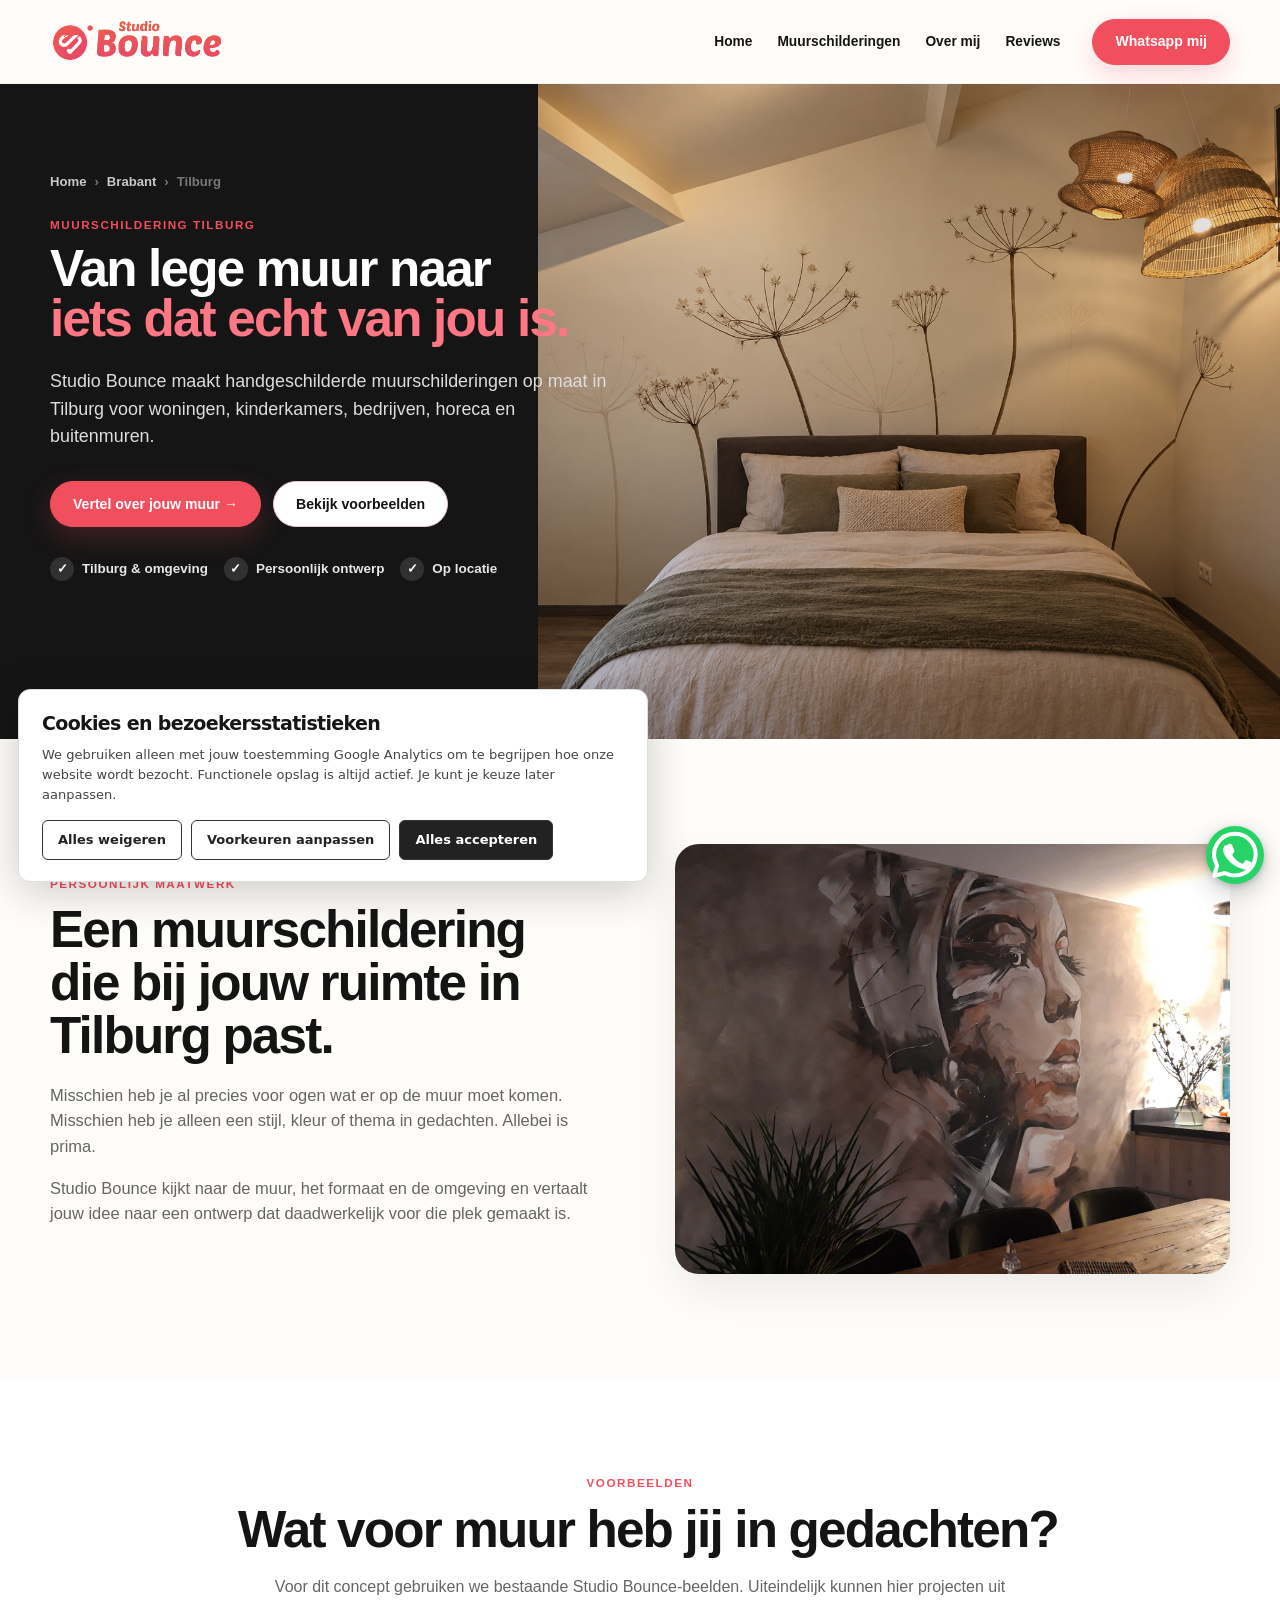
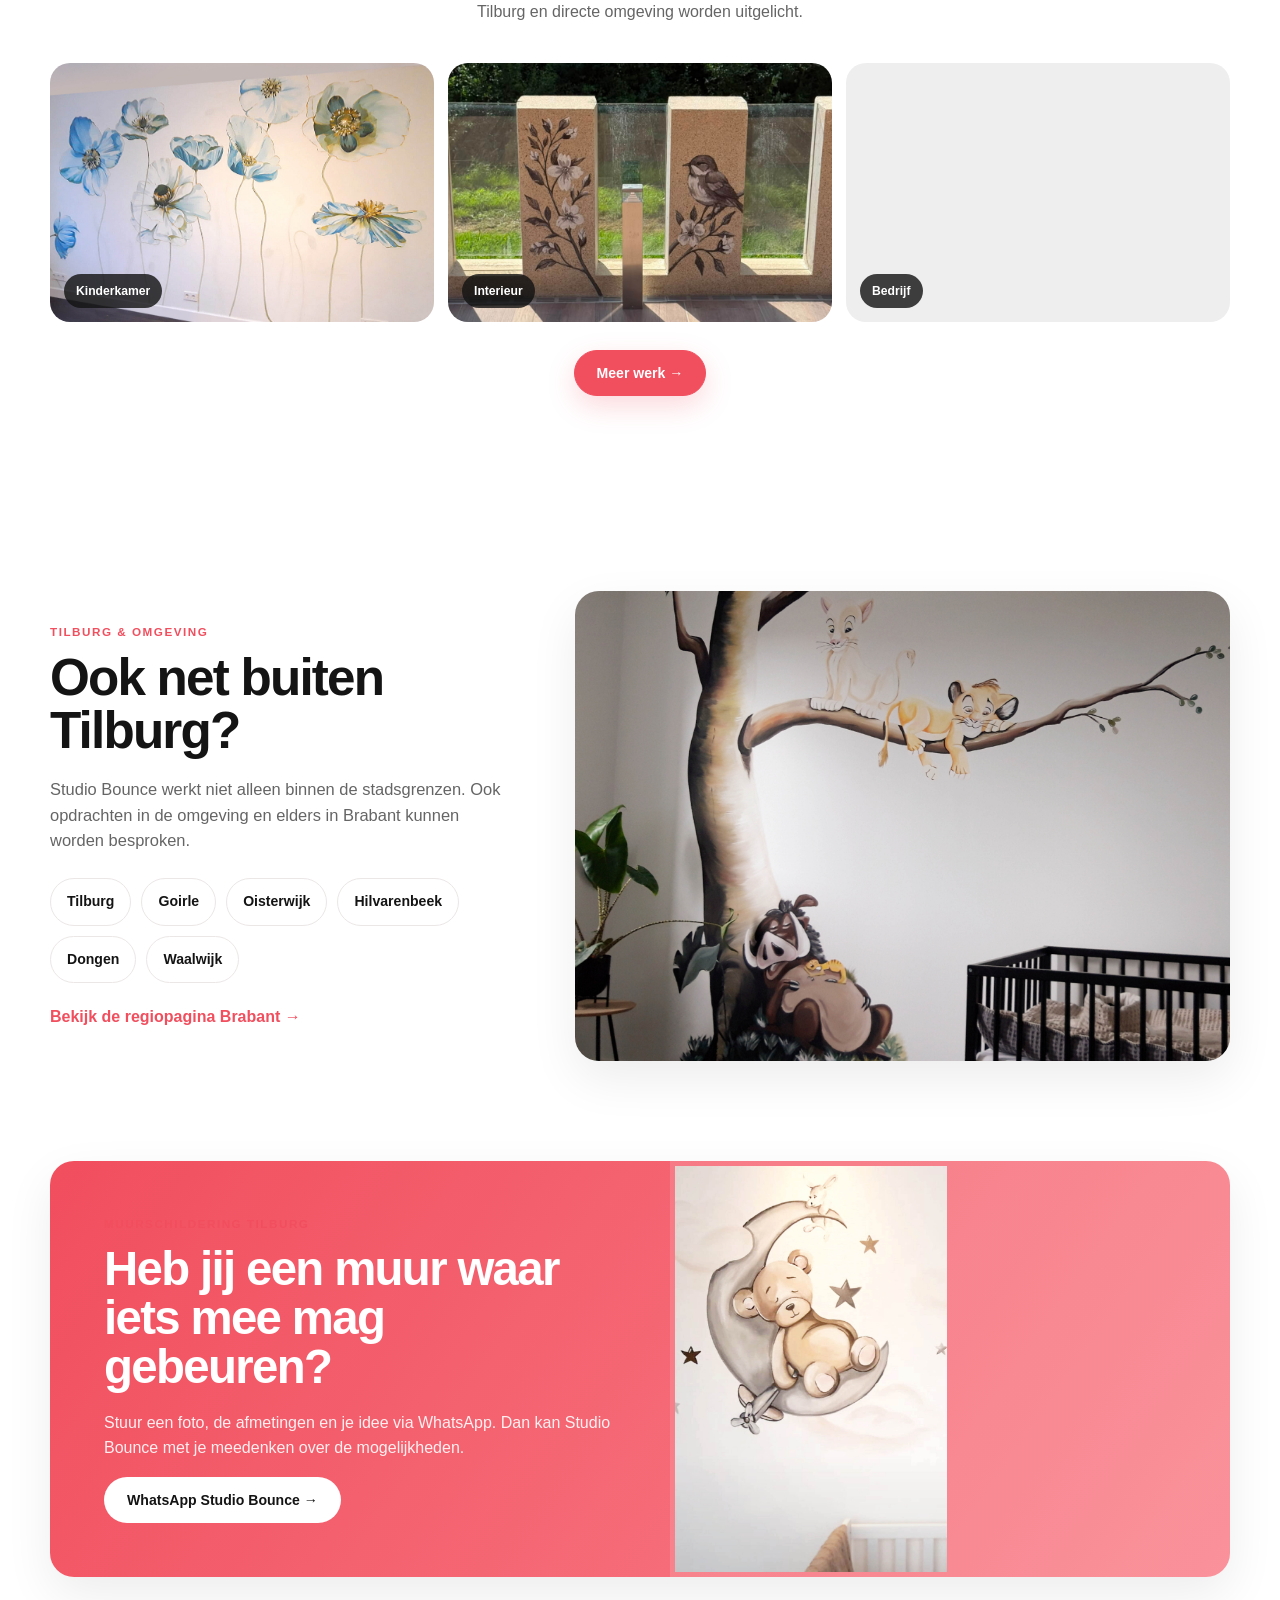
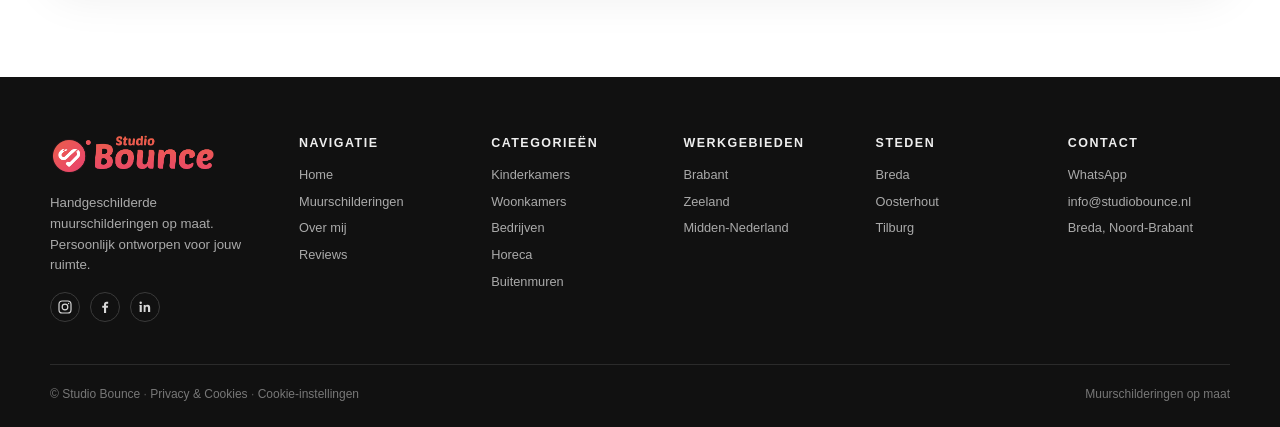
<file: muurschildering-tilburg/index.html>
<!DOCTYPE html>
<html lang="nl"><head>
  <!-- SiteEdit Counter.dev: begin -->
  <script async src="https://cdn.counter.dev/script.js" data-id="cee1f6a6-7c52-46c7-933c-d70c8f263736" data-utcoffset="1"></script>
  <!-- SiteEdit Counter.dev: end -->
  <!-- SiteEdit Analytics: begin -->
  <link rel="stylesheet" href="../css/siteedit-analytics.css">
  <script defer src="../js/siteedit-analytics-config.js"></script>
  <script defer src="../js/siteedit-analytics.js"></script>
  <!-- SiteEdit Analytics: end -->
<link rel="icon" href="../favicon.ico" sizes="any">
<link rel="icon" type="image/png" sizes="32x32" href="../assets/favicons/favicon-32x32.png">
<link rel="icon" type="image/png" sizes="16x16" href="../assets/favicons/favicon-16x16.png">
<link rel="apple-touch-icon" sizes="180x180" href="../assets/favicons/apple-touch-icon.png">

<meta charset="utf-8">
<meta content="width=device-width, initial-scale=1" name="viewport">
<meta content="#f14e5e" name="theme-color">
<meta content="Muurschildering in Tilburg? Studio Bounce maakt unieke murals op maat voor kinderkamers, woonkamers, bedrijven, horeca en buitenmuren in Tilburg en omgeving." name="description">
<title>Muurschildering Tilburg op maat | Studio Bounce</title>
<link href="css/tilburg.css" rel="stylesheet">
<script type="application/ld+json">
  {"@context": "https://schema.org", "@type": "Service", "name": "Muurschildering Tilburg", "provider": {"@type": "Organization", "name": "Studio Bounce"}, "areaServed": {"@type": "City", "name": "Tilburg"}, "serviceType": "Muurschilderingen op maat"}
  </script>
<link href="../css/site-system.css" rel="stylesheet"><style data-siteedit-site-frame="1920">
/* SiteEdit desktop composition: content is capped at 1920px; top-level section backgrounds always bleed to the real browser edges. */
html{overflow-x:clip}body{max-width:1920px!important;margin-left:auto!important;margin-right:auto!important;overflow-x:visible!important}[data-siteedit-fullbleed="true"]{isolation:isolate}[data-siteedit-fullbleed="true"]::before{content:"";position:absolute;z-index:-1;pointer-events:none;top:0;bottom:0;left:50%;width:100vw;transform:translateX(-50%);background:inherit;border-radius:0}[data-siteedit-fullbleed-context="true"]{position:relative}[data-siteedit-hidden="true"]{display:none!important}[data-siteedit-drop-active="true"]{outline:3px solid #7255ff!important;outline-offset:4px!important}
</style><style data-siteedit-responsive="true">@media(max-width:800px){[data-siteedit-free="true"]{position:relative!important;left:auto!important;right:auto!important;top:auto!important;max-width:100%!important;margin:24px auto!important}[data-siteedit-offset-x],[data-siteedit-offset-y]{translate:none!important}}</style><style data-siteedit-breakpoint-style="true">@media (min-width:1025px){[data-siteedit-responsive-id="se-r-mu2i6l5s-3k"][data-siteedit-responsive-id="se-r-mu2i6l5s-3k"]{width:656px !important;max-width:none !important;height:auto !important;min-width:0px !important;box-sizing:border-box !important;display:inline-block !important;translate:none !important;}[data-siteedit-responsive-id="se-r-mu2i6vb4-3l"][data-siteedit-responsive-id="se-r-mu2i6vb4-3l"]{width:976px !important;max-width:none !important;height:auto !important;min-width:0px !important;box-sizing:border-box !important;translate:-100px 1px !important;}[data-siteedit-responsive-id="se-r-mu5hqip6-42"][data-siteedit-responsive-id="se-r-mu5hqip6-42"]{object-position:21.5% 48.1% !important;}}</style><style data-siteedit-icon-helper="true">
svg[data-siteedit-icon]{overflow:visible!important;}
svg[data-siteedit-icon]:not([data-siteedit-icon-source="imported"])[data-siteedit-icon-fill-mode="none"] :is(path,rect,circle,ellipse,polygon,polyline,line){fill:none!important;}
svg[data-siteedit-icon]:not([data-siteedit-icon-source="imported"])[data-siteedit-icon-fill-mode="color"] :is(path,rect,circle,ellipse,polygon,polyline,line){fill:var(--siteedit-icon-fill,#000)!important;}
svg[data-siteedit-icon]:not([data-siteedit-icon-source="imported"])[data-siteedit-icon-stroke-mode="none"] :is(path,rect,circle,ellipse,polygon,polyline,line){stroke:none!important;}
svg[data-siteedit-icon]:not([data-siteedit-icon-source="imported"])[data-siteedit-icon-stroke-mode="color"] :is(path,rect,circle,ellipse,polygon,polyline,line){stroke:var(--siteedit-icon-stroke,currentColor)!important;}
svg[data-siteedit-icon]:not([data-siteedit-icon-source="imported"])[data-siteedit-icon-stroke-width] :is(path,rect,circle,ellipse,polygon,polyline,line){stroke-width:var(--siteedit-icon-stroke-width,1.8)!important;}
</style></head>
<body class="tilburg-page">
<header class="site-header" data-siteedit-fullbleed="true">
<div class="container header-inner">
<a aria-label="Studio Bounce home" class="brand" href="../index.html">
<img alt="Studio Bounce" src="../assets/images/studio-bounce-logo.png">
</a>
<button aria-expanded="false" aria-label="Menu openen" class="mobile-toggle" type="button">
<span></span><span></span><span></span>
</button>
<nav aria-label="Hoofdnavigatie" class="main-nav">
<a href="../index.html">Home</a>
<a href="../index.html#portfolio">Muurschilderingen</a>
<a href="../index.html#over">Over mij</a>
<a href="../index.html#reviews">Reviews</a>
<a class="btn btn-primary whatsapp-link nav-cta" href="https://wa.me/31657114682" target="_blank" rel="noopener">Whatsapp mij</a>
</nav>
</div>
</header>
<main>
<section class="city-hero" data-siteedit-fullbleed="true">
<img alt="Muurschildering slaapkamer haghorst bloemen" class="city-hero-bg" decoding="async" fetchpriority="high" src="../assets/siteedit/ChatGPT-Image-15-sep-2026-16_08_52-3.png">
<div class="container city-hero-inner">
<div class="city-hero-copy">
<div class="breadcrumb">
<a href="../index.html">Home</a><span>›</span>
<a href="../muurschildering-brabant/index.html">Brabant</a><span>›</span>
<span>Tilburg</span>
</div>
<p class="eyebrow">Muurschildering Tilburg</p>
<h1>Van lege muur naar <span data-siteedit-text-frame="true" data-siteedit-responsive-id="se-r-mu2i6l5s-3k" data-siteedit-desktop-style="{&quot;width&quot;:&quot;656px&quot;,&quot;max-width&quot;:&quot;none&quot;,&quot;height&quot;:&quot;auto&quot;,&quot;min-width&quot;:&quot;0px&quot;,&quot;box-sizing&quot;:&quot;border-box&quot;,&quot;display&quot;:&quot;inline-block&quot;,&quot;translate&quot;:&quot;none&quot;}">iets dat echt van jou is.</span></h1>
<p>Studio Bounce maakt handgeschilderde muurschilderingen op maat in Tilburg voor woningen, kinderkamers, bedrijven, horeca en buitenmuren.</p>
<div class="hero-actions">
<a class="btn btn-primary whatsapp-link" href="https://wa.me/31657114682" target="_blank" rel="noopener">Vertel over jouw muur →</a>
<a class="btn btn-outline" href="#voorbeelden">Bekijk voorbeelden</a>
</div>
<div class="hero-notes">
<span class="hero-note">Tilburg &amp; omgeving</span>
<span class="hero-note">Persoonlijk ontwerp</span>
<span class="hero-note">Op locatie</span>
</div>
</div>
</div>
</section>
<section class="local-intro" data-siteedit-fullbleed="true" data-siteedit-fullbleed-context="true">
<div class="container local-intro-grid">
<div class="local-intro-copy">
<p class="eyebrow">Persoonlijk maatwerk</p>
<h2>Een muurschildering die bij jouw ruimte in Tilburg past.</h2>
<p>Misschien heb je al precies voor ogen wat er op de muur moet komen. Misschien heb je alleen een stijl, kleur of thema in gedachten. Allebei is prima.</p>
<p>Studio Bounce kijkt naar de muur, het formaat en de omgeving en vertaalt jouw idee naar een ontwerp dat daadwerkelijk voor die plek gemaakt is.</p>
</div>
<div class="local-intro-media">
<img alt="Muurschildering slaapkamer woonkamer tilburg breda" decoding="async" loading="lazy" src="../assets/siteedit/Woonkamer_Muurschilderingen-website24-7.jpg">
</div>
</div>
</section>
<section class="local-projects" id="voorbeelden" data-siteedit-fullbleed="true" data-siteedit-fullbleed-context="true">
<div class="container">
<div class="section-head">
<p class="eyebrow">Voorbeelden</p>
<h2 data-siteedit-text-frame="true" data-siteedit-responsive-id="se-r-mu2i6vb4-3l" data-siteedit-desktop-style="{&quot;width&quot;:&quot;976px&quot;,&quot;max-width&quot;:&quot;none&quot;,&quot;height&quot;:&quot;auto&quot;,&quot;min-width&quot;:&quot;0px&quot;,&quot;box-sizing&quot;:&quot;border-box&quot;,&quot;translate&quot;:&quot;-100px 1px&quot;}">Wat voor muur heb jij in gedachten?</h2>
<p>Voor dit concept gebruiken we bestaande Studio Bounce-beelden. Uiteindelijk kunnen hier projecten uit Tilburg en directe omgeving worden uitgelicht.</p>
</div>
<div class="local-grid">
<article class="local-card"><img alt="Muurschildering haghorst bloemen slaapkamer muur" decoding="async" loading="lazy" src="../assets/siteedit/Slaapkamer_Muurschilderingen-website19-5.jpg"><span>Kinderkamer</span></article>
<article class="local-card"><img alt="Botanische mural in modern interieur" decoding="async" loading="lazy" src="../assets/siteedit/Buiten_Muurschilderingen-website4-2.jpg"><span>Interieur</span></article>
<article class="local-card"><img alt="Kinderkamer beertje breda tilburg" decoding="async" loading="lazy" src="../assets/siteedit/Kinderkamer_Muurschilderingen-website13-7.jpg"><span>Bedrijf</span></article>
</div>
<div class="local-more-work">
<a class="btn btn-primary" href="../index.html#portfolio">Meer werk →</a>
</div>
</div>
</section>
<section class="nearby" data-siteedit-fullbleed="true" data-siteedit-fullbleed-context="true">
<div class="container nearby-grid">
<div class="nearby-copy">
<p class="eyebrow">Tilburg &amp; omgeving</p>
<h2>Ook net buiten Tilburg?</h2>
<p>Studio Bounce werkt niet alleen binnen de stadsgrenzen. Ook opdrachten in de omgeving en elders in Brabant kunnen worden besproken.</p>
<div class="place-pills">
<span class="place-pill">Tilburg</span>
<span class="place-pill">Goirle</span>
<span class="place-pill">Oisterwijk</span>
<span class="place-pill">Hilvarenbeek</span>
<span class="place-pill">Dongen</span>
<span class="place-pill">Waalwijk</span>
</div>
<a class="region-link" href="../muurschildering-brabant/index.html">Bekijk de regiopagina Brabant →</a>
</div>
<div class="image-card" style="height:470px">
<img alt="Muurschildering pumba jungle kinderkamer tilburg" decoding="async" loading="lazy" src="../assets/siteedit/Kinderkamer_Muurschilderingen-website21-4.jpg">
</div>
</div>
</section>
<section class="contact-banner" id="contact" data-siteedit-fullbleed="true" data-siteedit-fullbleed-context="true">
<div class="container">
<div class="contact-card">
<div class="contact-copy">
<p class="eyebrow" style="color:#fff">Muurschildering Tilburg</p>
<h2>Heb jij een muur waar iets mee mag gebeuren?</h2>
<p>Stuur een foto, de afmetingen en je idee via WhatsApp. Dan kan Studio Bounce met je meedenken over de mogelijkheden.</p>
<a class="btn whatsapp-link" href="https://wa.me/31657114682" target="_blank" rel="noopener">WhatsApp Studio Bounce →</a>
</div>
<div class="contact-collage">
<img alt="Muurschildering kuikens kinderkamer Breda" decoding="async" loading="lazy" src="../assets/siteedit/Babykamer_Muurschilderingen-website22-3.jpg" data-siteedit-responsive-id="se-r-mu5hqip6-42" data-siteedit-desktop-style="{&quot;object-position&quot;:&quot;21.5% 48.1%&quot;}">
<img alt="Muurschildering beertje maan kinderkamer Breda Tilburg" decoding="async" loading="lazy" src="../assets/siteedit/Babykamer_Muurschilderingen-website23-4.jpg">
<img alt="Grafische bedrijfsmural" decoding="async" loading="lazy" src="../assets/siteedit/Kinderkamer_Muurschilderingen-website16-6.jpg">
</div>
</div>
</div>
</section>
</main>
<footer class="site-footer" data-siteedit-fullbleed="true" data-siteedit-fullbleed-context="true">
<div class="container footer-grid">
<div class="footer-brand">
<img alt="Studio Bounce" src="../assets/images/studio-bounce-logo.png">
<p>Handgeschilderde muurschilderingen op maat. Persoonlijk ontworpen voor jouw ruimte.</p>
<div aria-label="Social media" class="socials">
<a aria-label="Instagram" href="https://www.instagram.com/studiobounce_breda/" target="_blank" rel="noopener noreferrer" title="Instagram">
<svg aria-hidden="true" viewBox="0 0 24 24" focusable="false"><rect x="3" y="3" width="18" height="18" rx="5"></rect><circle cx="12" cy="12" r="4.25"></circle><circle cx="17.35" cy="6.65" r="1.05" class="social-fill"></circle></svg>
</a>
<a aria-label="Facebook" href="https://www.facebook.com/lindsay.studiobounce" target="_blank" rel="noopener noreferrer" title="Facebook">
<svg aria-hidden="true" viewBox="0 0 24 24" focusable="false"><path class="social-fill" d="M13.65 21v-7.7h2.6l.4-3h-3V8.4c0-.87.24-1.46 1.5-1.46h1.6V4.25c-.28-.04-1.23-.12-2.34-.12-2.32 0-3.91 1.42-3.91 4.02v2.15H7.88v3h2.62V21h3.15z"></path></svg>
</a>
<a aria-label="LinkedIn" href="https://nl.linkedin.com/company/studio-bounce" target="_blank" rel="noopener noreferrer" title="LinkedIn">
<svg aria-hidden="true" viewBox="0 0 24 24" focusable="false"><rect class="social-fill" x="4" y="9" width="3.2" height="10.5" rx=".35"></rect><circle class="social-fill" cx="5.6" cy="5.6" r="1.8"></circle><path class="social-fill" d="M10 9h3v1.45h.04c.42-.8 1.44-1.65 2.96-1.65 3.17 0 3.75 2.08 3.75 4.8v5.9h-3.2v-5.23c0-1.25-.02-2.86-1.74-2.86-1.74 0-2.01 1.36-2.01 2.77v5.32H10V9z"></path></svg>
</a>
</div>
</div>
<div class="footer-col">
<h3>Navigatie</h3>
<a href="../index.html">Home</a>
<a href="../index.html#portfolio">Muurschilderingen</a>
<a href="../index.html#over">Over mij</a>
<a href="../index.html#reviews">Reviews</a>
</div>
<div class="footer-col">
<h3>Categorieën</h3>
<a href="../kinderkamer/index.html">Kinderkamers</a>
<a href="../woonkamers/index.html">Woonkamers</a>
<a href="../bedrijven/index.html">Bedrijven</a>
<a href="../horeca/index.html">Horeca</a>
<a href="../buitenmuren/index.html">Buitenmuren</a>
</div>
<div class="footer-col">
<h3>Werkgebieden</h3>
<a href="../muurschildering-brabant/index.html">Brabant</a>
<a href="../muurschildering-zeeland/index.html">Zeeland</a>
<a href="../muurschildering-midden-nederland/index.html">Midden-Nederland</a>
</div>
<div class="footer-col footer-cities-col">
<h3>Steden</h3>
<a href="../muurschildering-breda/index.html">Breda</a>
<a href="../muurschildering-oosterhout/index.html">Oosterhout</a>
<a href="../muurschildering-tilburg/index.html">Tilburg</a>
</div>
<div class="footer-col">
<h3>Contact</h3>
<a class="whatsapp-link" href="https://wa.me/31657114682" target="_blank" rel="noopener">WhatsApp</a>
<a href="mailto:info@studiobounce.nl">info@studiobounce.nl</a>
<span>Breda, Noord-Brabant</span>
</div>
</div>
<div class="container footer-bottom">
<span>© Studio Bounce<!-- SiteEdit Privacy Link: begin --><span class="se-privacy-footer-separator"> · </span><a class="se-privacy-footer-link" href="../privacy-en-cookies.html">Privacy &amp; Cookies</a><!-- SiteEdit Privacy Link: end --></span>
<span>Muurschilderingen op maat</span>
</div>
</footer>
<script defer="" src="../js/site-nav.js"></script>
<script defer="" src="js/tilburg.js"></script>



<a class="mobile-whatsapp-fab whatsapp-link" href="https://wa.me/31657114682" target="_blank" rel="noopener" aria-label="Neem contact op via WhatsApp" title="WhatsApp">
  <svg viewBox="0 0 32 32" aria-hidden="true" focusable="false">
    <path d="M16 4.25a11.5 11.5 0 0 0-9.88 17.38L4.55 27.5l5.99-1.57A11.5 11.5 0 1 0 16 4.25Z" fill="none" stroke="currentColor" stroke-width="2.25" stroke-linecap="round" stroke-linejoin="round"></path>
    <path d="M12.02 10.45c.27-.61.56-.62.83-.63h.71c.23 0 .6.09.92.78.32.69 1.09 2.66 1.18 2.85.1.19.16.41.03.66-.13.25-.19.41-.38.63-.19.22-.4.48-.57.65-.19.19-.39.4-.17.78.22.38.98 1.61 2.1 2.61 1.44 1.28 2.66 1.68 3.04 1.87.38.19.6.16.82-.09.22-.25.95-1.1 1.2-1.48.25-.38.51-.32.85-.19.35.13 2.18 1.03 2.56 1.22.38.19.63.28.72.44.09.16.09.91-.22 1.78-.31.88-1.83 1.68-2.52 1.78-.64.09-1.46.13-2.36-.15-.54-.17-1.23-.4-2.12-.79-.37-.16-6.51-2.38-8.89-8.32-.67-1.68-.02-3.02.2-3.46.22-.44.48-.57.64-.57Z" fill="currentColor"></path>
  </svg>
</a>

<script defer="" src="../js/site-config.js?v=f78175a3"></script>
</body></html>
</file>
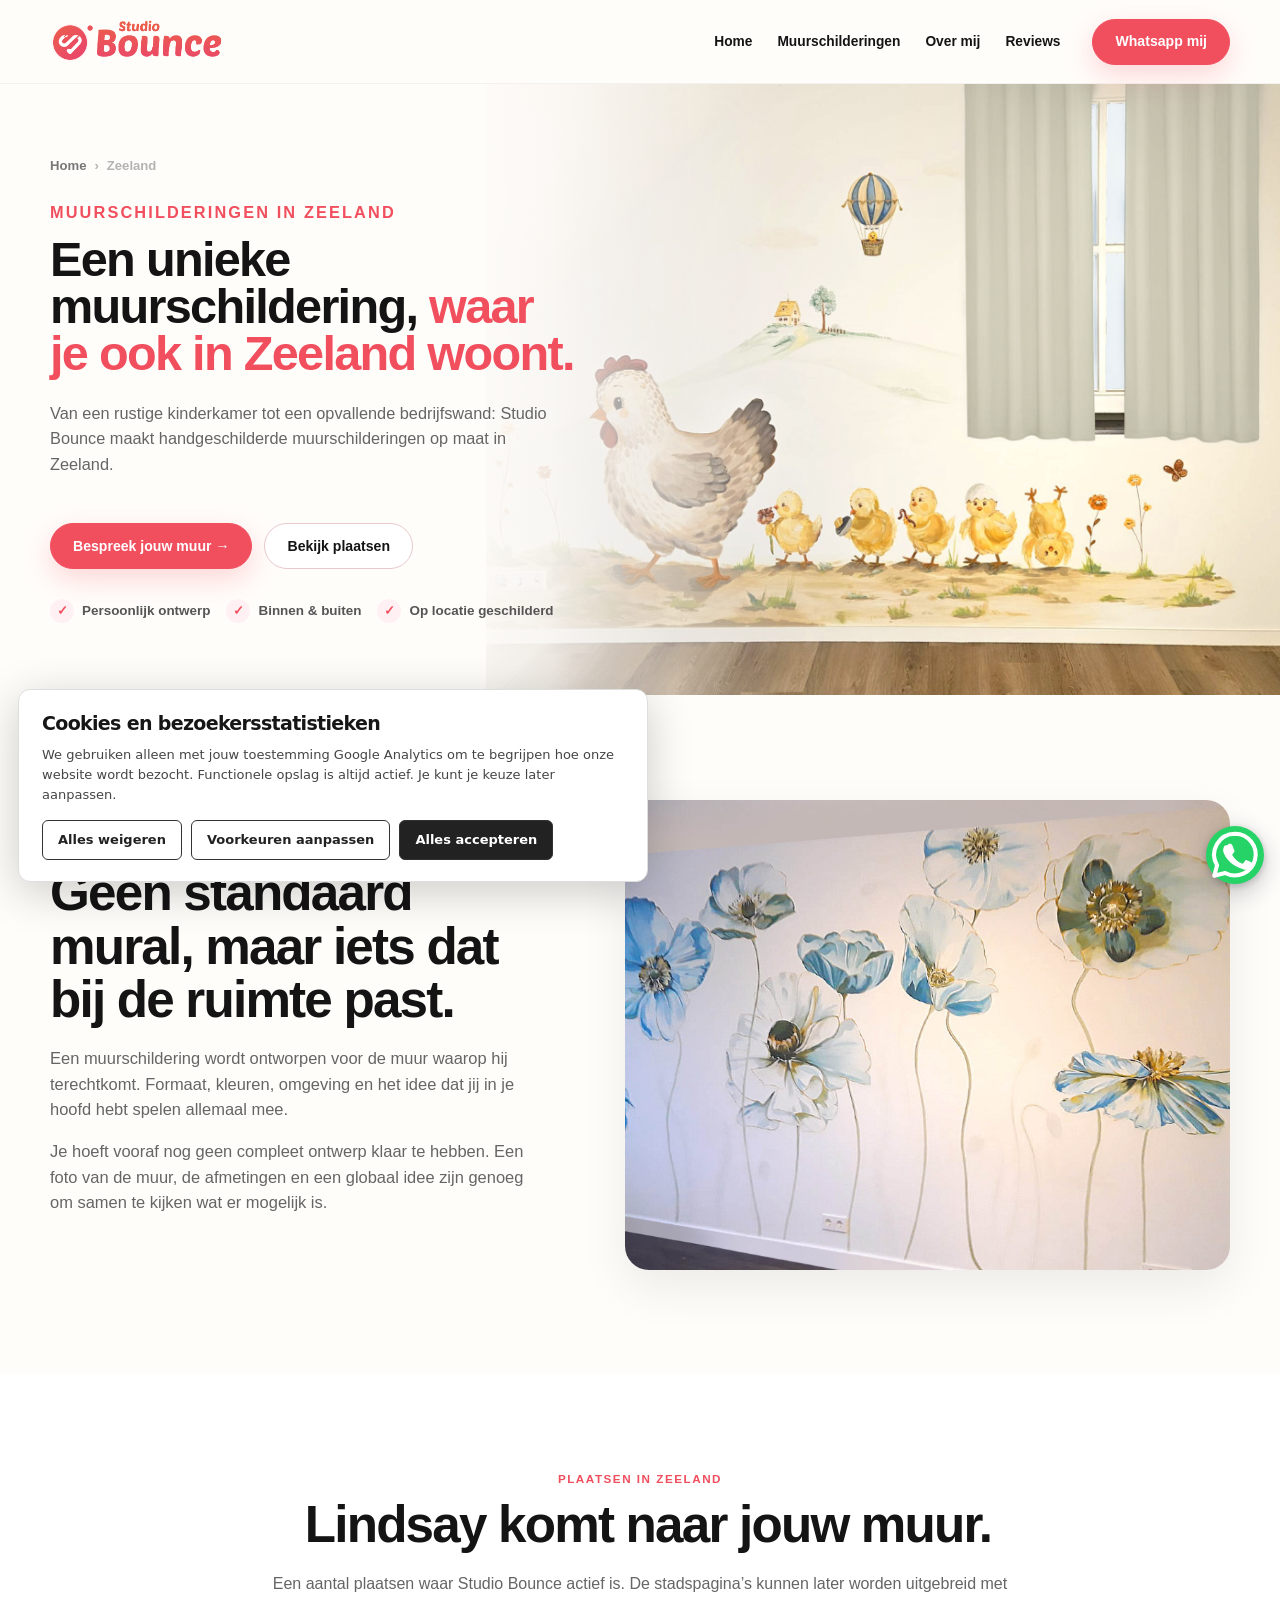
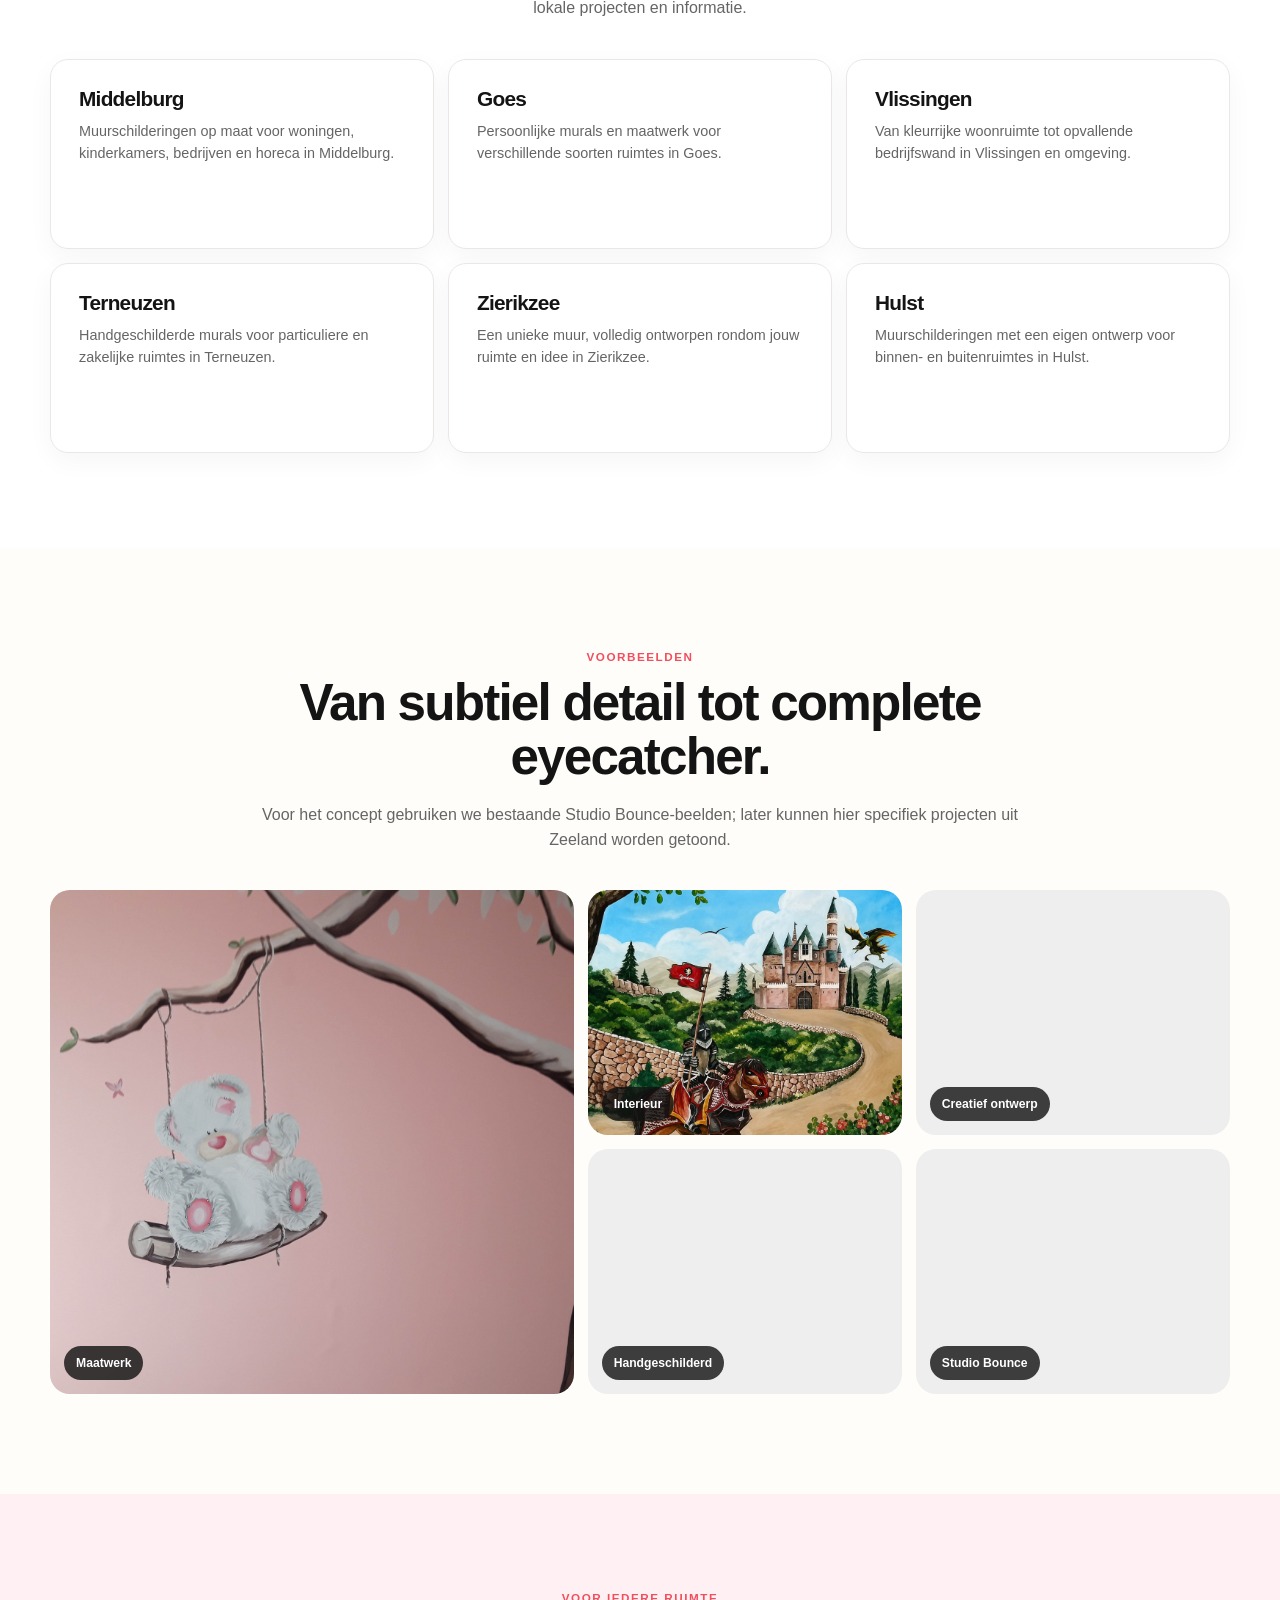
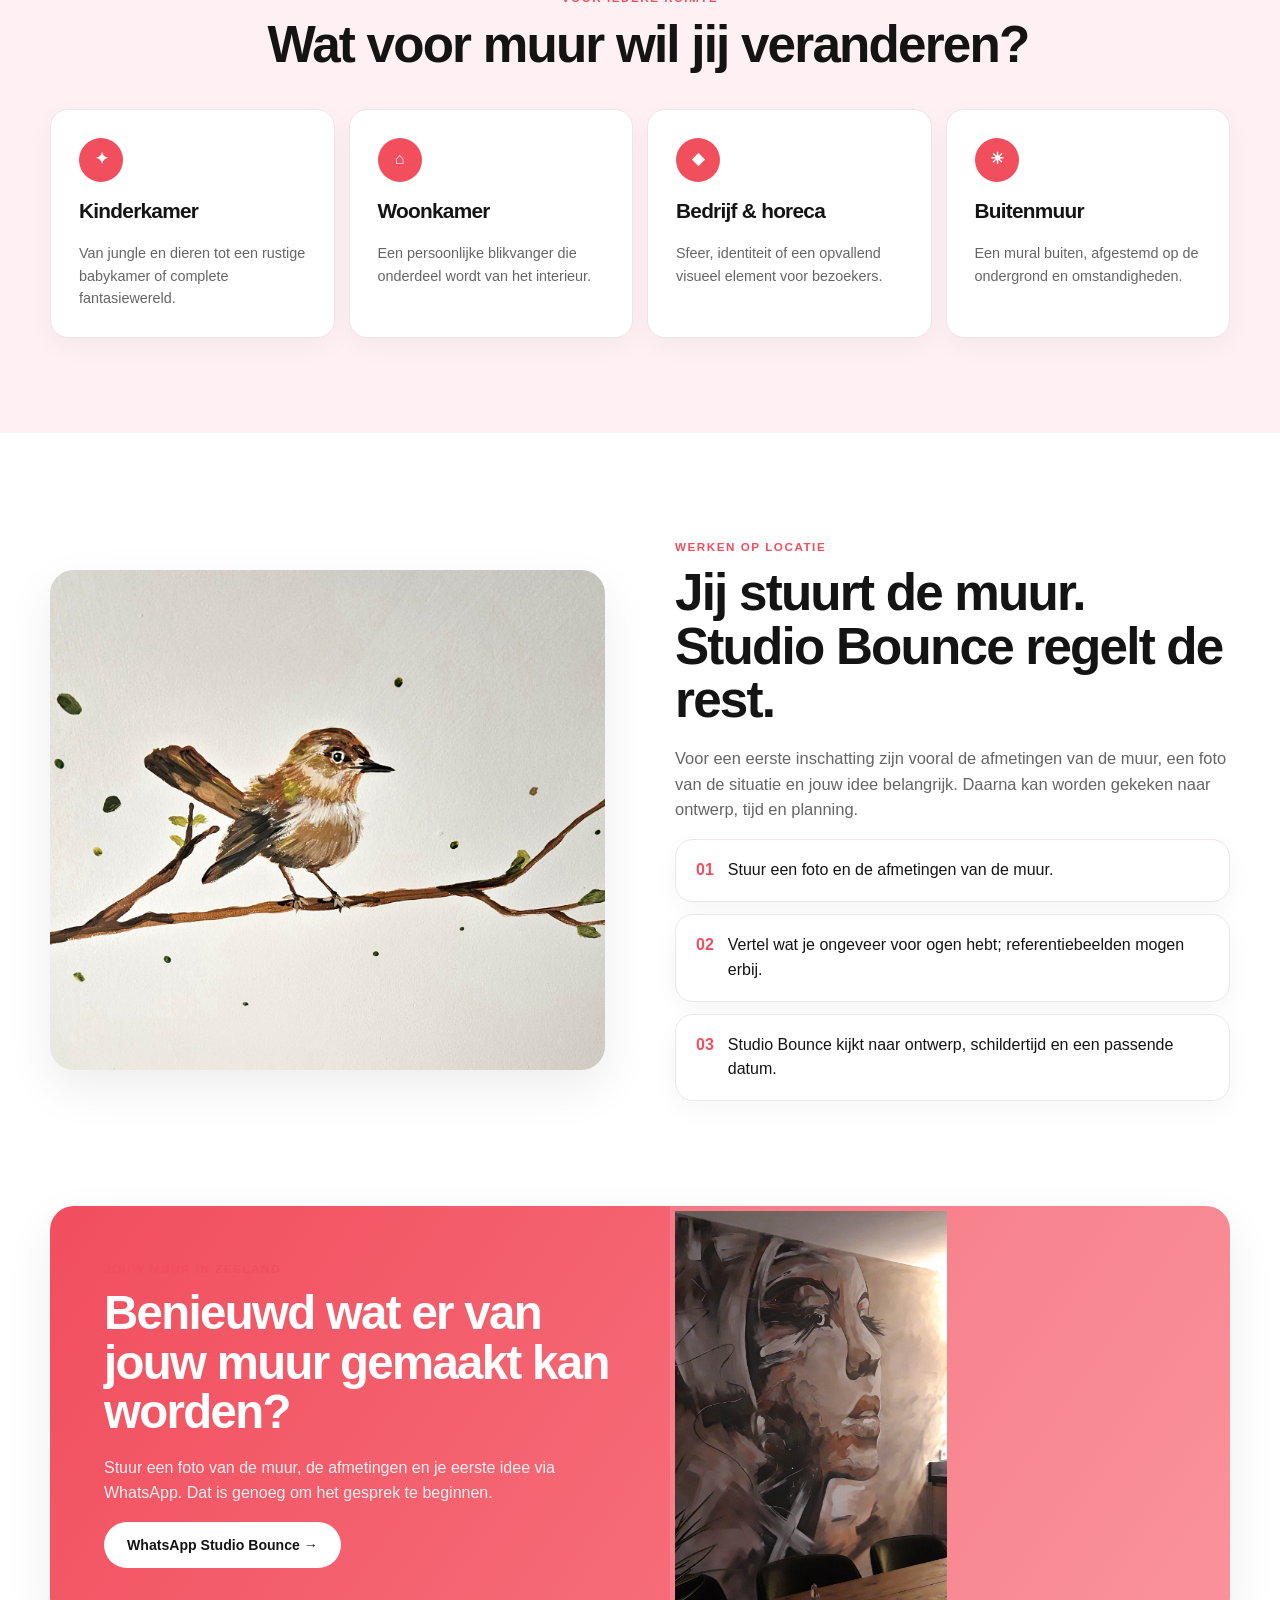
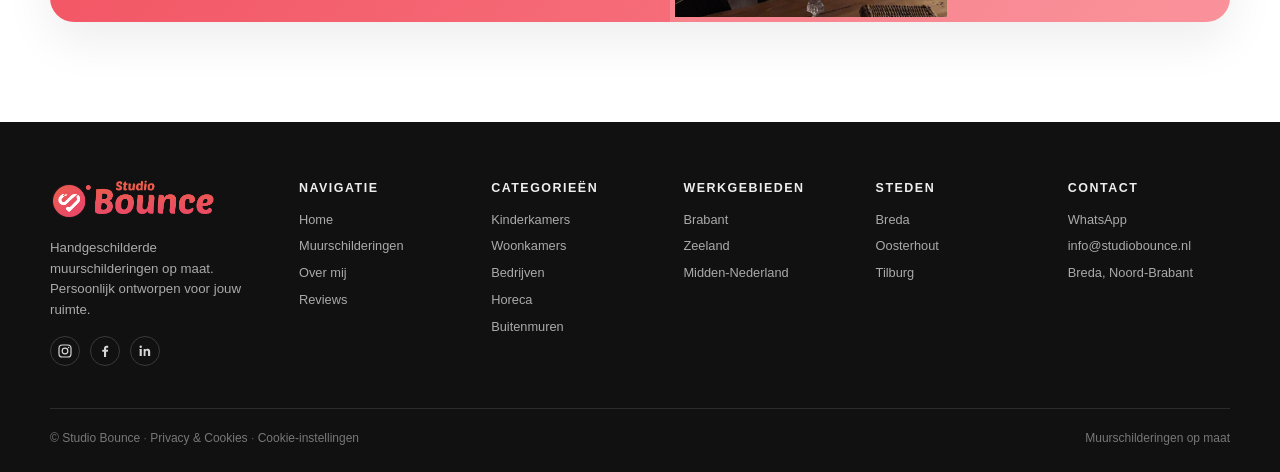
<file: muurschildering-zeeland/index.html>
<!DOCTYPE html>
<html lang="nl"><head>
  <!-- SiteEdit Counter.dev: begin -->
  <script async src="https://cdn.counter.dev/script.js" data-id="cee1f6a6-7c52-46c7-933c-d70c8f263736" data-utcoffset="1"></script>
  <!-- SiteEdit Counter.dev: end -->
  <!-- SiteEdit Analytics: begin -->
  <link rel="stylesheet" href="../css/siteedit-analytics.css">
  <script defer src="../js/siteedit-analytics-config.js"></script>
  <script defer src="../js/siteedit-analytics.js"></script>
  <!-- SiteEdit Analytics: end -->
<link rel="icon" href="../favicon.ico" sizes="any">
<link rel="icon" type="image/png" sizes="32x32" href="../assets/favicons/favicon-32x32.png">
<link rel="icon" type="image/png" sizes="16x16" href="../assets/favicons/favicon-16x16.png">
<link rel="apple-touch-icon" sizes="180x180" href="../assets/favicons/apple-touch-icon.png">

<meta charset="utf-8">
<meta content="width=device-width, initial-scale=1" name="viewport">
<meta content="#f14e5e" name="theme-color">
<meta content="Muurschildering in Zeeland? Studio Bounce maakt unieke handgeschilderde murals op maat voor woningen, kinderkamers, bedrijven, horeca en buitenmuren." name="description">
<title>Muurschildering Zeeland op maat | Studio Bounce</title>
<link href="css/zeeland.css" rel="stylesheet">
<script type="application/ld+json">
  {"@context": "https://schema.org", "@type": "Service", "name": "Muurschildering Zeeland", "provider": {"@type": "Organization", "name": "Studio Bounce"}, "areaServed": {"@type": "AdministrativeArea", "name": "Zeeland"}, "serviceType": "Muurschilderingen op maat"}
  </script>
<link href="../css/site-system.css" rel="stylesheet"><style data-siteedit-site-frame="1920">
/* SiteEdit desktop composition: content is capped at 1920px; top-level section backgrounds always bleed to the real browser edges. */
html{overflow-x:clip}body{max-width:1920px!important;margin-left:auto!important;margin-right:auto!important;overflow-x:visible!important}[data-siteedit-fullbleed="true"]{isolation:isolate}[data-siteedit-fullbleed="true"]::before{content:"";position:absolute;z-index:-1;pointer-events:none;top:0;bottom:0;left:50%;width:100vw;transform:translateX(-50%);background:inherit;border-radius:0}[data-siteedit-fullbleed-context="true"]{position:relative}[data-siteedit-hidden="true"]{display:none!important}[data-siteedit-drop-active="true"]{outline:3px solid #7255ff!important;outline-offset:4px!important}
</style><style data-siteedit-responsive="true">@media(max-width:800px){[data-siteedit-free="true"]{position:relative!important;left:auto!important;right:auto!important;top:auto!important;max-width:100%!important;margin:24px auto!important}[data-siteedit-offset-x],[data-siteedit-offset-y]{translate:none!important}}</style><style data-siteedit-breakpoint-style="true">@media (min-width:1025px){[data-siteedit-responsive-id="se-r-mu2i5tjo-56"][data-siteedit-responsive-id="se-r-mu2i5tjo-56"]{width:824px !important;max-width:none !important;height:auto !important;min-width:0px !important;box-sizing:border-box !important;translate:-24px !important;}[data-siteedit-responsive-id="se-r-mu5hvy5j-5i"][data-siteedit-responsive-id="se-r-mu5hvy5j-5i"]{object-position:15.6% 49.9% !important;}[data-siteedit-responsive-id="se-r-mu2i67js-57"][data-siteedit-responsive-id="se-r-mu2i67js-57"]{width:904px !important;max-width:none !important;height:auto !important;min-width:0px !important;box-sizing:border-box !important;translate:-64px !important;}[data-siteedit-responsive-id="se-r-mu5hy6ad-5j"][data-siteedit-responsive-id="se-r-mu5hy6ad-5j"]{object-position:65.1% 49% !important;}}</style><style data-siteedit-icon-helper="true">
svg[data-siteedit-icon]{overflow:visible!important;}
svg[data-siteedit-icon]:not([data-siteedit-icon-source="imported"])[data-siteedit-icon-fill-mode="none"] :is(path,rect,circle,ellipse,polygon,polyline,line){fill:none!important;}
svg[data-siteedit-icon]:not([data-siteedit-icon-source="imported"])[data-siteedit-icon-fill-mode="color"] :is(path,rect,circle,ellipse,polygon,polyline,line){fill:var(--siteedit-icon-fill,#000)!important;}
svg[data-siteedit-icon]:not([data-siteedit-icon-source="imported"])[data-siteedit-icon-stroke-mode="none"] :is(path,rect,circle,ellipse,polygon,polyline,line){stroke:none!important;}
svg[data-siteedit-icon]:not([data-siteedit-icon-source="imported"])[data-siteedit-icon-stroke-mode="color"] :is(path,rect,circle,ellipse,polygon,polyline,line){stroke:var(--siteedit-icon-stroke,currentColor)!important;}
svg[data-siteedit-icon]:not([data-siteedit-icon-source="imported"])[data-siteedit-icon-stroke-width] :is(path,rect,circle,ellipse,polygon,polyline,line){stroke-width:var(--siteedit-icon-stroke-width,1.8)!important;}
</style></head>
<body class="zeeland-page">
<header class="site-header" data-siteedit-fullbleed="true">
<div class="container header-inner">
<a aria-label="Studio Bounce home" class="brand" href="../index.html">
<img alt="Studio Bounce" src="../assets/images/studio-bounce-logo.png">
</a>
<button aria-expanded="false" aria-label="Menu openen" class="mobile-toggle" type="button">
<span></span><span></span><span></span>
</button>
<nav aria-label="Hoofdnavigatie" class="main-nav">
<a href="../index.html">Home</a>
<a href="../index.html#portfolio">Muurschilderingen</a>
<a href="../index.html#over">Over mij</a>
<a href="../index.html#reviews">Reviews</a>
<a class="btn btn-primary whatsapp-link nav-cta" href="https://wa.me/31657114682" target="_blank" rel="noopener">Whatsapp mij</a>
</nav>
</div>
</header>
<main>
<section class="region-hero" data-siteedit-fullbleed="true">
<div class="container region-hero-grid">
<div class="region-copy">
<div class="breadcrumb">
<a href="../index.html">Home</a><span>›</span><span>Zeeland</span>
</div>
<p class="eyebrow">Muurschilderingen in Zeeland</p>
<h1>Een unieke muurschildering, <span>waar je ook in Zeeland woont.</span></h1>
<p>Van een rustige kinderkamer tot een opvallende bedrijfswand: Studio Bounce maakt handgeschilderde muurschilderingen op maat in Zeeland.</p>
<div class="hero-actions">
<a class="btn btn-primary whatsapp-link" href="https://wa.me/31657114682" target="_blank" rel="noopener">Bespreek jouw muur →</a>
<a class="btn btn-outline" href="#plaatsen">Bekijk plaatsen</a>
</div>
<div class="hero-notes">
<span class="hero-note">Persoonlijk ontwerp</span>
<span class="hero-note">Binnen &amp; buiten</span>
<span class="hero-note">Op locatie geschilderd</span>
</div>
</div>
<div class="region-visual">
<img alt="Grote kleurrijke buitenmuur mural als voorbeeld van Studio Bounce in Zeeland" decoding="async" fetchpriority="high" src="../assets/siteedit/Babykamer_Muurschilderingen-website23-5.jpg">
</div>
</div>
</section>
<section class="region-intro" data-siteedit-fullbleed="true" data-siteedit-fullbleed-context="true">
<div class="container region-intro-grid">
<div class="region-intro-copy">
<p class="eyebrow">Van idee naar muur</p>
<h2>Geen standaard mural, maar iets dat bij de ruimte past.</h2>
<p>Een muurschildering wordt ontworpen voor de muur waarop hij terechtkomt. Formaat, kleuren, omgeving en het idee dat jij in je hoofd hebt spelen allemaal mee.</p>
<p>Je hoeft vooraf nog geen compleet ontwerp klaar te hebben. Een foto van de muur, de afmetingen en een globaal idee zijn genoeg om samen te kijken wat er mogelijk is.</p>
</div>
<div class="region-intro-media">
<img alt="Muurschildering in een interieur" decoding="async" loading="lazy" src="../assets/siteedit/Slaapkamer_Muurschilderingen-website19-6.jpg">
</div>
</div>
</section>
<section class="cities" id="plaatsen" data-siteedit-fullbleed="true" data-siteedit-fullbleed-context="true">
<div class="container">
<div class="section-head">
<p class="eyebrow">Plaatsen in Zeeland</p>
<h2 data-siteedit-text-frame="true" data-siteedit-responsive-id="se-r-mu2i5tjo-56" data-siteedit-desktop-style="{&quot;width&quot;:&quot;824px&quot;,&quot;max-width&quot;:&quot;none&quot;,&quot;height&quot;:&quot;auto&quot;,&quot;min-width&quot;:&quot;0px&quot;,&quot;box-sizing&quot;:&quot;border-box&quot;,&quot;translate&quot;:&quot;-24px 0px&quot;}">Lindsay komt naar jouw muur.</h2>
<p>Een aantal plaatsen waar Studio Bounce actief is. De stadspagina’s kunnen later worden uitgebreid met lokale projecten en informatie.</p>
</div>
<div class="city-grid">
<article class="city-card card"><h3>Middelburg</h3><p>Muurschilderingen op maat voor woningen, kinderkamers, bedrijven en horeca in Middelburg.</p></article>
<article class="city-card card"><h3>Goes</h3><p>Persoonlijke murals en maatwerk voor verschillende soorten ruimtes in Goes.</p></article>
<article class="city-card card"><h3>Vlissingen</h3><p>Van kleurrijke woonruimte tot opvallende bedrijfswand in Vlissingen en omgeving.</p></article>
<article class="city-card card"><h3>Terneuzen</h3><p>Handgeschilderde murals voor particuliere en zakelijke ruimtes in Terneuzen.</p></article>
<article class="city-card card"><h3>Zierikzee</h3><p>Een unieke muur, volledig ontworpen rondom jouw ruimte en idee in Zierikzee.</p></article>
<article class="city-card card"><h3>Hulst</h3><p>Muurschilderingen met een eigen ontwerp voor binnen- en buitenruimtes in Hulst.</p></article>
</div>
</div>
</section>
<section class="region-projects" data-siteedit-fullbleed="true" data-siteedit-fullbleed-context="true">
<div class="container">
<div class="section-head">
<p class="eyebrow">Voorbeelden</p>
<h2>Van subtiel detail tot complete eyecatcher.</h2>
<p>Voor het concept gebruiken we bestaande Studio Bounce-beelden; later kunnen hier specifiek projecten uit Zeeland worden getoond.</p>
</div>
<div class="project-grid">
<article class="project-card"><img alt="Muurschildering in een zakelijke ontvangstruimte" decoding="async" loading="lazy" src="../assets/siteedit/Babykamer_Muurschilderingen-website8-4.jpg" data-siteedit-responsive-id="se-r-mu5hvy5j-5i" data-siteedit-desktop-style="{&quot;object-position&quot;:&quot;15.6% 49.9%&quot;}"><span class="project-label">Maatwerk</span></article>
<article class="project-card"><img alt="Botanische mural in een woonkamer" decoding="async" loading="lazy" src="../assets/siteedit/Kinderkamer_Muurschilderingen-website1-6.jpg"><span class="project-label">Interieur</span></article>
<article class="project-card"><img alt="Botanische mural in horeca" decoding="async" loading="lazy" src="../assets/siteedit/Kinderkamer_Muurschilderingen-website25-6.jpg"><span class="project-label">Creatief ontwerp</span></article>
<article class="project-card"><img alt="Grote portretmural op een buitenmuur" decoding="async" loading="lazy" src="../assets/siteedit/Kinderkamer_Muurschilderingen-website13-8.jpg"><span class="project-label">Handgeschilderd</span></article>
<article class="project-card"><img alt="Jungle muurschildering in een kinderkamer" decoding="async" loading="lazy" src="../assets/siteedit/Kinderkamer_Muurschilderingen-website20-5.jpg"><span class="project-label">Studio Bounce</span></article>
</div>
</div>
</section>
<section class="region-types" data-siteedit-fullbleed="true" data-siteedit-fullbleed-context="true">
<div class="container">
<div class="section-head">
<p class="eyebrow">Voor iedere ruimte</p>
<h2 data-siteedit-text-frame="true" data-siteedit-responsive-id="se-r-mu2i67js-57" data-siteedit-desktop-style="{&quot;width&quot;:&quot;904px&quot;,&quot;max-width&quot;:&quot;none&quot;,&quot;height&quot;:&quot;auto&quot;,&quot;min-width&quot;:&quot;0px&quot;,&quot;box-sizing&quot;:&quot;border-box&quot;,&quot;translate&quot;:&quot;-64px 0px&quot;}">Wat voor muur wil jij veranderen?</h2>
</div>
<div class="type-grid">
<a class="type-card card" href="../kinderkamer/index.html">
<div class="type-icon">✦</div>
<h3>Kinderkamer</h3>
<p>Van jungle en dieren tot een rustige babykamer of complete fantasiewereld.</p>
</a>
<article class="type-card card"><div class="type-icon">⌂</div><h3>Woonkamer</h3><p>Een persoonlijke blikvanger die onderdeel wordt van het interieur.</p></article>
<article class="type-card card"><div class="type-icon">◆</div><h3>Bedrijf &amp; horeca</h3><p>Sfeer, identiteit of een opvallend visueel element voor bezoekers.</p></article>
<article class="type-card card"><div class="type-icon">☀</div><h3>Buitenmuur</h3><p>Een mural buiten, afgestemd op de ondergrond en omstandigheden.</p></article>
</div>
</div>
</section>
<section class="travel" data-siteedit-fullbleed="true" data-siteedit-fullbleed-context="true">
<div class="container travel-grid">
<div class="image-card" style="height:500px">
<img alt="Kunstenaar aan het werk aan een grote muurschildering" decoding="async" loading="lazy" src="../assets/siteedit/Slaampkamer_Muurschilderingen-website-3.jpg">
</div>
<div class="travel-copy">
<p class="eyebrow">Werken op locatie</p>
<h2>Jij stuurt de muur. Studio Bounce regelt de rest.</h2>
<p>Voor een eerste inschatting zijn vooral de afmetingen van de muur, een foto van de situatie en jouw idee belangrijk. Daarna kan worden gekeken naar ontwerp, tijd en planning.</p>
<div class="travel-list">
<div class="travel-item card"><b>01</b><span>Stuur een foto en de afmetingen van de muur.</span></div>
<div class="travel-item card"><b>02</b><span>Vertel wat je ongeveer voor ogen hebt; referentiebeelden mogen erbij.</span></div>
<div class="travel-item card"><b>03</b><span>Studio Bounce kijkt naar ontwerp, schildertijd en een passende datum.</span></div>
</div>
</div>
</div>
</section>
<section class="contact-banner" id="contact" data-siteedit-fullbleed="true" data-siteedit-fullbleed-context="true">
<div class="container">
<div class="contact-card">
<div class="contact-copy">
<p class="eyebrow" style="color:#fff">Jouw muur in Zeeland</p>
<h2>Benieuwd wat er van jouw muur gemaakt kan worden?</h2>
<p>Stuur een foto van de muur, de afmetingen en je eerste idee via WhatsApp. Dat is genoeg om het gesprek te beginnen.</p>
<a class="btn whatsapp-link" href="https://wa.me/31657114682" target="_blank" rel="noopener">WhatsApp Studio Bounce →</a>
</div>
<div class="contact-collage">
<img alt="Buitenmuur met kleurrijke bloemenmural" decoding="async" loading="lazy" src="../assets/siteedit/Woonkamer_Muurschilderingen-website24-8.jpg" data-siteedit-responsive-id="se-r-mu5hy6ad-5j" data-siteedit-desktop-style="{&quot;object-position&quot;:&quot;65.1% 49.0%&quot;}">
<img alt="Grafische mural in een bedrijf" decoding="async" loading="lazy" src="../assets/siteedit/Slaapkamer_Muurschilderingen-website27-5.jpg">
<img alt="Abstracte mural in een woonkamer" decoding="async" loading="lazy" src="../assets/siteedit/Woonkamer_Muurschilderingen-website9-5.jpg">
</div>
</div>
</div>
</section>
</main>
<footer class="site-footer" data-siteedit-fullbleed="true" data-siteedit-fullbleed-context="true">
<div class="container footer-grid">
<div class="footer-brand">
<img alt="Studio Bounce" src="../assets/images/studio-bounce-logo.png">
<p>Handgeschilderde muurschilderingen op maat. Persoonlijk ontworpen voor jouw ruimte.</p>
<div aria-label="Social media" class="socials">
<a aria-label="Instagram" href="https://www.instagram.com/studiobounce_breda/" target="_blank" rel="noopener noreferrer" title="Instagram">
<svg aria-hidden="true" viewBox="0 0 24 24" focusable="false"><rect x="3" y="3" width="18" height="18" rx="5"></rect><circle cx="12" cy="12" r="4.25"></circle><circle cx="17.35" cy="6.65" r="1.05" class="social-fill"></circle></svg>
</a>
<a aria-label="Facebook" href="https://www.facebook.com/lindsay.studiobounce" target="_blank" rel="noopener noreferrer" title="Facebook">
<svg aria-hidden="true" viewBox="0 0 24 24" focusable="false"><path class="social-fill" d="M13.65 21v-7.7h2.6l.4-3h-3V8.4c0-.87.24-1.46 1.5-1.46h1.6V4.25c-.28-.04-1.23-.12-2.34-.12-2.32 0-3.91 1.42-3.91 4.02v2.15H7.88v3h2.62V21h3.15z"></path></svg>
</a>
<a aria-label="LinkedIn" href="https://nl.linkedin.com/company/studio-bounce" target="_blank" rel="noopener noreferrer" title="LinkedIn">
<svg aria-hidden="true" viewBox="0 0 24 24" focusable="false"><rect class="social-fill" x="4" y="9" width="3.2" height="10.5" rx=".35"></rect><circle class="social-fill" cx="5.6" cy="5.6" r="1.8"></circle><path class="social-fill" d="M10 9h3v1.45h.04c.42-.8 1.44-1.65 2.96-1.65 3.17 0 3.75 2.08 3.75 4.8v5.9h-3.2v-5.23c0-1.25-.02-2.86-1.74-2.86-1.74 0-2.01 1.36-2.01 2.77v5.32H10V9z"></path></svg>
</a>
</div>
</div>
<div class="footer-col">
<h3>Navigatie</h3>
<a href="../index.html">Home</a>
<a href="../index.html#portfolio">Muurschilderingen</a>
<a href="../index.html#over">Over mij</a>
<a href="../index.html#reviews">Reviews</a>
</div>
<div class="footer-col">
<h3>Categorieën</h3>
<a href="../kinderkamer/index.html">Kinderkamers</a>
<a href="../woonkamers/index.html">Woonkamers</a>
<a href="../bedrijven/index.html">Bedrijven</a>
<a href="../horeca/index.html">Horeca</a>
<a href="../buitenmuren/index.html">Buitenmuren</a>
</div>
<div class="footer-col">
<h3>Werkgebieden</h3>
<a href="../muurschildering-brabant/index.html">Brabant</a>
<a href="../muurschildering-zeeland/index.html">Zeeland</a>
<a href="../muurschildering-midden-nederland/index.html">Midden-Nederland</a>
</div>
<div class="footer-col footer-cities-col">
<h3>Steden</h3>
<a href="../muurschildering-breda/index.html">Breda</a>
<a href="../muurschildering-oosterhout/index.html">Oosterhout</a>
<a href="../muurschildering-tilburg/index.html">Tilburg</a>
</div>
<div class="footer-col">
<h3>Contact</h3>
<a class="whatsapp-link" href="https://wa.me/31657114682" target="_blank" rel="noopener">WhatsApp</a>
<a href="mailto:info@studiobounce.nl">info@studiobounce.nl</a>
<span>Breda, Noord-Brabant</span>
</div>
</div>
<div class="container footer-bottom">
<span>© Studio Bounce<!-- SiteEdit Privacy Link: begin --><span class="se-privacy-footer-separator"> · </span><a class="se-privacy-footer-link" href="../privacy-en-cookies.html">Privacy &amp; Cookies</a><!-- SiteEdit Privacy Link: end --></span>
<span>Muurschilderingen op maat</span>
</div>
</footer>
<script defer="" src="../js/site-nav.js"></script>
<script defer="" src="js/zeeland.js"></script>



<a class="mobile-whatsapp-fab whatsapp-link" href="https://wa.me/31657114682" target="_blank" rel="noopener" aria-label="Neem contact op via WhatsApp" title="WhatsApp">
  <svg viewBox="0 0 32 32" aria-hidden="true" focusable="false">
    <path d="M16 4.25a11.5 11.5 0 0 0-9.88 17.38L4.55 27.5l5.99-1.57A11.5 11.5 0 1 0 16 4.25Z" fill="none" stroke="currentColor" stroke-width="2.25" stroke-linecap="round" stroke-linejoin="round"></path>
    <path d="M12.02 10.45c.27-.61.56-.62.83-.63h.71c.23 0 .6.09.92.78.32.69 1.09 2.66 1.18 2.85.1.19.16.41.03.66-.13.25-.19.41-.38.63-.19.22-.4.48-.57.65-.19.19-.39.4-.17.78.22.38.98 1.61 2.1 2.61 1.44 1.28 2.66 1.68 3.04 1.87.38.19.6.16.82-.09.22-.25.95-1.1 1.2-1.48.25-.38.51-.32.85-.19.35.13 2.18 1.03 2.56 1.22.38.19.63.28.72.44.09.16.09.91-.22 1.78-.31.88-1.83 1.68-2.52 1.78-.64.09-1.46.13-2.36-.15-.54-.17-1.23-.4-2.12-.79-.37-.16-6.51-2.38-8.89-8.32-.67-1.68-.02-3.02.2-3.46.22-.44.48-.57.64-.57Z" fill="currentColor"></path>
  </svg>
</a>

<script defer="" src="../js/site-config.js?v=f78175a3"></script>
</body></html>
</file>
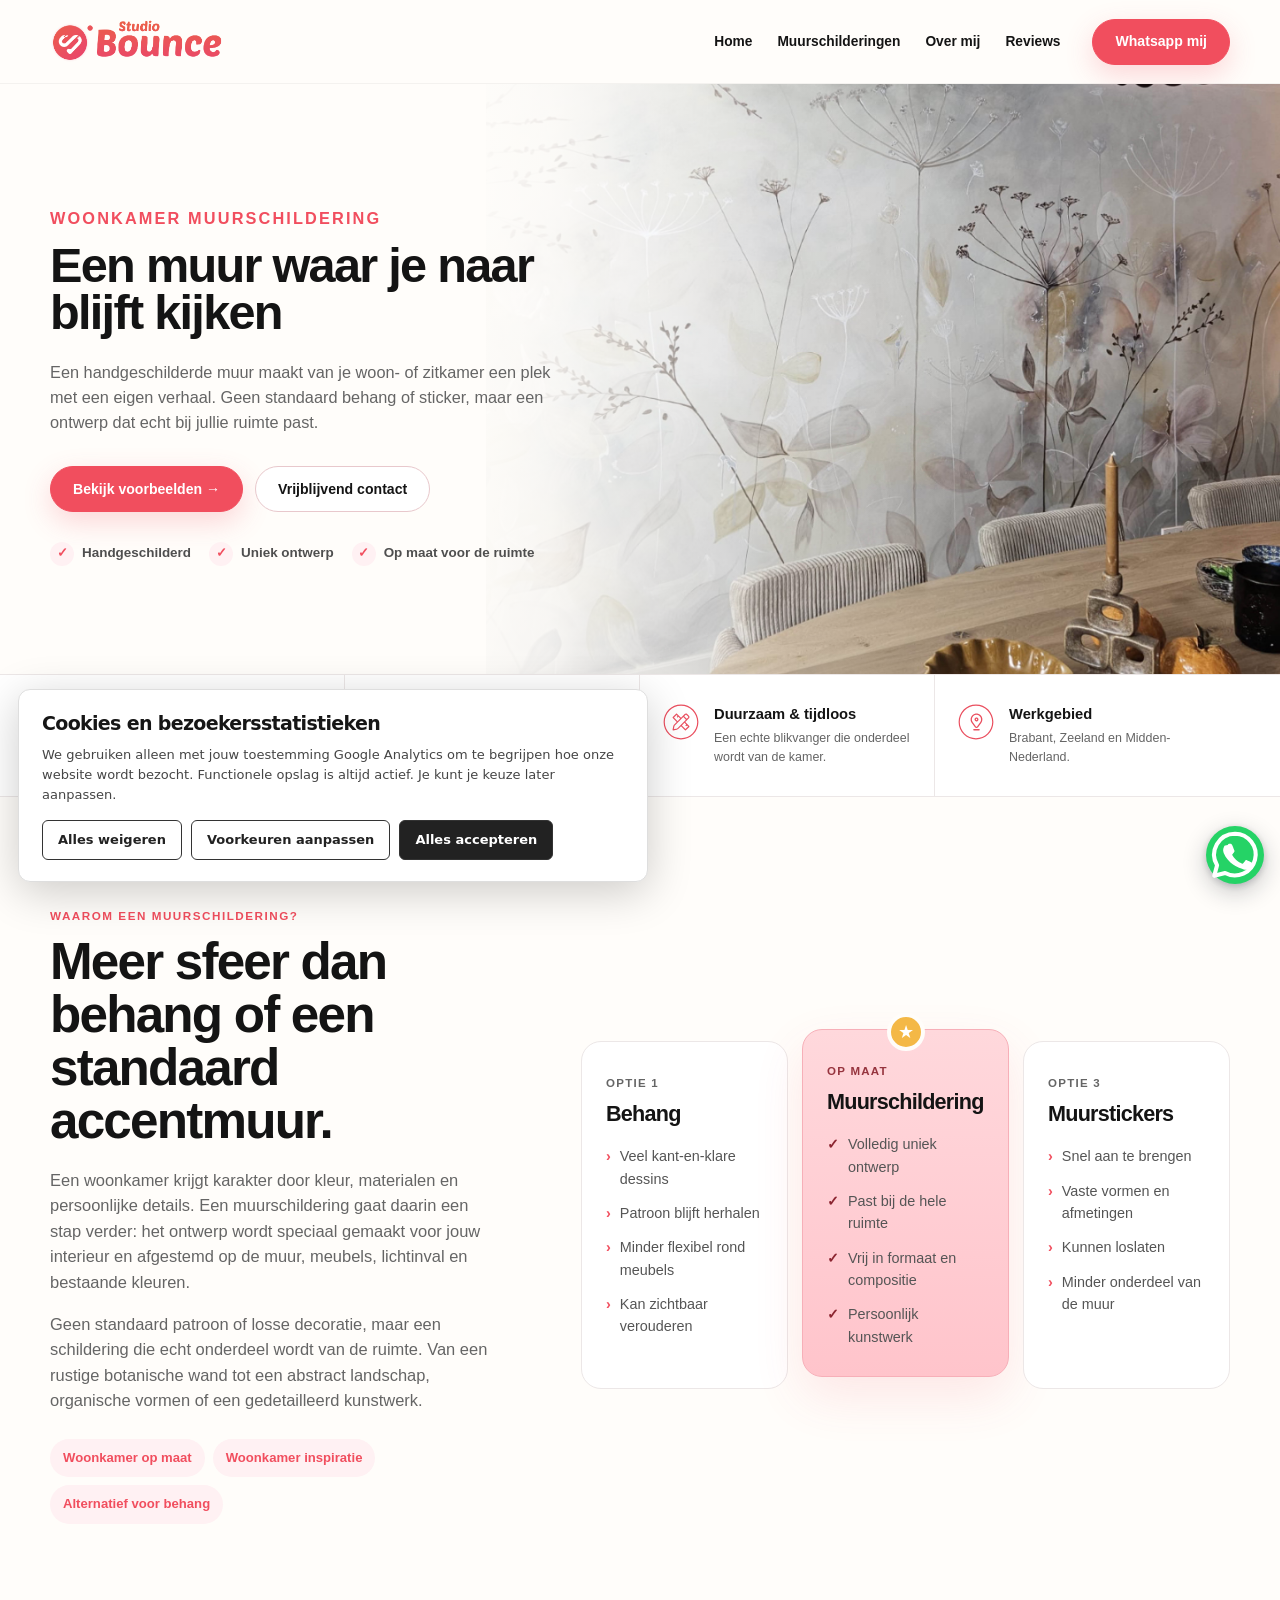
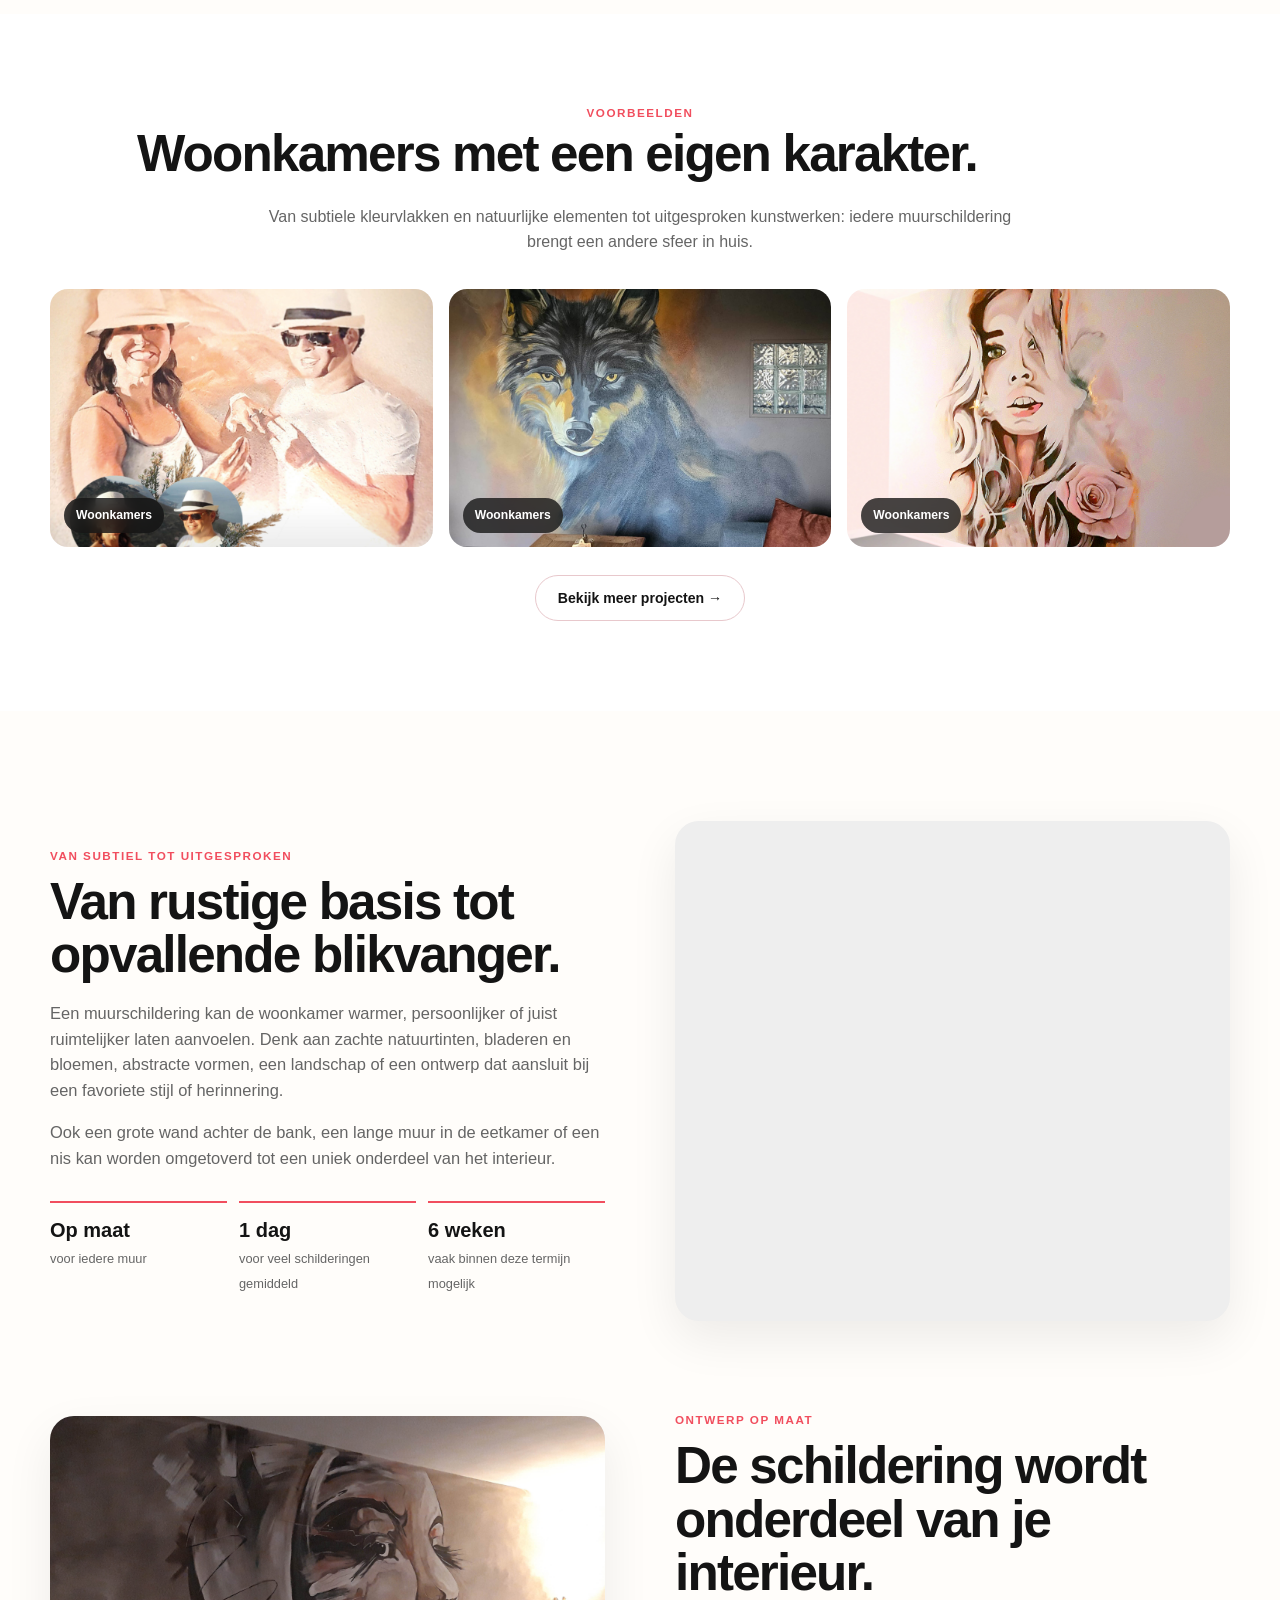
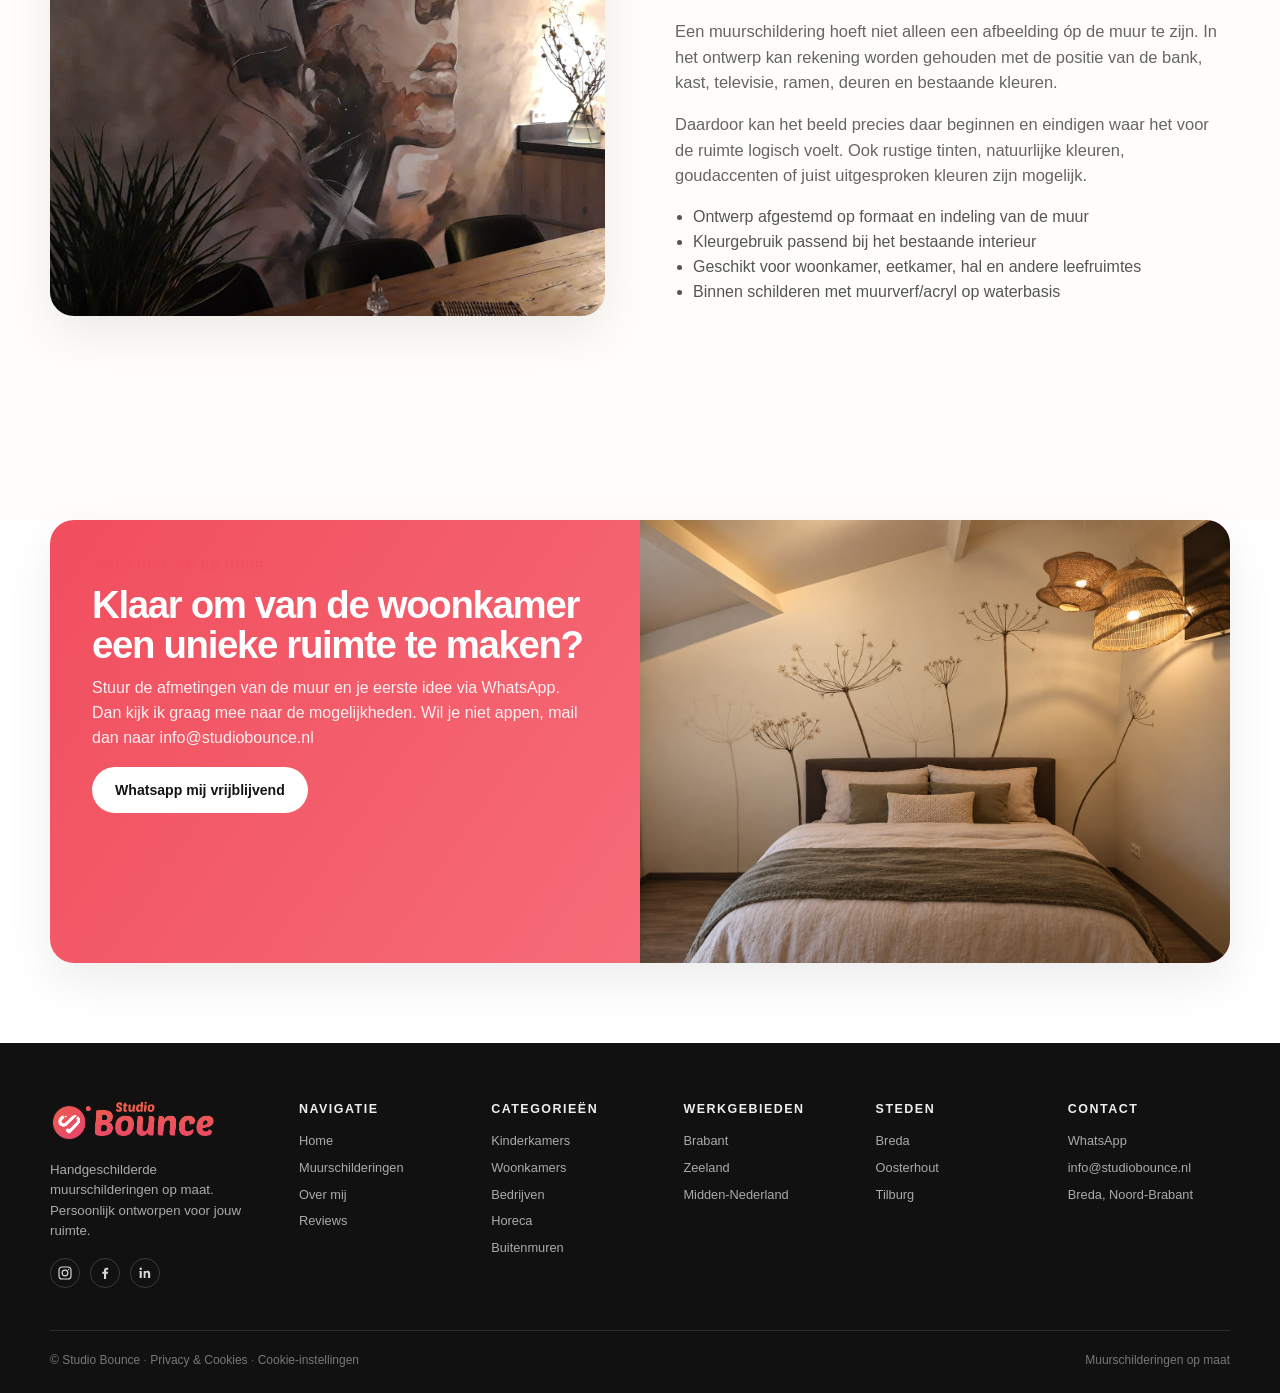
<file: woonkamers/index.html>
<!DOCTYPE html>
<html lang="nl"><head>
  <!-- SiteEdit Counter.dev: begin -->
  <script async src="https://cdn.counter.dev/script.js" data-id="cee1f6a6-7c52-46c7-933c-d70c8f263736" data-utcoffset="1"></script>
  <!-- SiteEdit Counter.dev: end -->
  <!-- SiteEdit Analytics: begin -->
  <link rel="stylesheet" href="../css/siteedit-analytics.css">
  <script defer src="../js/siteedit-analytics-config.js"></script>
  <script defer src="../js/siteedit-analytics.js"></script>
  <!-- SiteEdit Analytics: end -->
<link rel="icon" href="../favicon.ico" sizes="any">
<link rel="icon" type="image/png" sizes="32x32" href="../assets/favicons/favicon-32x32.png">
<link rel="icon" type="image/png" sizes="16x16" href="../assets/favicons/favicon-16x16.png">
<link rel="apple-touch-icon" sizes="180x180" href="../assets/favicons/apple-touch-icon.png">

<meta charset="utf-8">
<meta content="width=device-width, initial-scale=1" name="viewport">
<meta content="#f14e5e" name="theme-color">
<meta content="Een unieke muurschildering voor de woonkamer laten maken? Studio Bounce ontwerpt en schildert persoonlijke murals die passen bij jouw interieur." name="description">
<meta content="index,follow,max-image-preview:large" name="robots">
<title>Muurschildering Woonkamer op Maat | Studio Bounce</title>
<meta content="Muurschildering Woonkamer op Maat | Studio Bounce" property="og:title">
<meta content="Van subtiel accent tot echte blikvanger: een handgeschilderde muur op maat die onderdeel wordt van je interieur." property="og:description">
<meta content="website" property="og:type">
<script type="application/ld+json">
  {
    "@context":"https://schema.org",
    "@type":"Service",
    "name":"Muurschildering woonkamer op maat",
    "serviceType":"Muurschildering woonkamer",
    "provider":{"@type":"LocalBusiness","name":"Studio Bounce"},
    "areaServed":["Brabant","Zeeland","Midden-Nederland"],
    "description":"Persoonlijke, handgeschilderde muurschilderingen voor woonkamers en leefruimtes."
  }
  </script>
<link href="css/woonkamers.css" rel="stylesheet"><link href="../css/site-system.css" rel="stylesheet"><style data-siteedit-site-frame="1920">
/* SiteEdit desktop composition: content is capped at 1920px; top-level section backgrounds always bleed to the real browser edges. */
html{overflow-x:clip}body{max-width:1920px!important;margin-left:auto!important;margin-right:auto!important;overflow-x:visible!important}[data-siteedit-fullbleed="true"]{isolation:isolate}[data-siteedit-fullbleed="true"]::before{content:"";position:absolute;z-index:-1;pointer-events:none;top:0;bottom:0;left:50%;width:100vw;transform:translateX(-50%);background:inherit;border-radius:0}[data-siteedit-fullbleed-context="true"]{position:relative}[data-siteedit-hidden="true"]{display:none!important}[data-siteedit-drop-active="true"]{outline:3px solid #7255ff!important;outline-offset:4px!important}
</style><style data-siteedit-responsive="true">@media(max-width:800px){[data-siteedit-free="true"]{position:relative!important;left:auto!important;right:auto!important;top:auto!important;max-width:100%!important;margin:24px auto!important}[data-siteedit-offset-x],[data-siteedit-offset-y]{translate:none!important}}</style><style data-siteedit-breakpoint-style="true">@media (min-width:1025px){[data-siteedit-responsive-id="se-r-mu41eezo-6j"][data-siteedit-responsive-id="se-r-mu41eezo-6j"]{width:528px !important;max-width:none !important;height:auto !important;min-width:0px !important;box-sizing:border-box !important;translate:none !important;}[data-siteedit-responsive-id="se-r-mu5hyi9i-6h"][data-siteedit-responsive-id="se-r-mu5hyi9i-6h"]{object-position:50.1% -8.5% !important;}[data-siteedit-responsive-id="se-r-mu2i2siw-5j"][data-siteedit-responsive-id="se-r-mu2i2siw-5j"]{width:36px !important;height:36px !important;}[data-siteedit-responsive-id="se-r-mu2i2y14-5p"][data-siteedit-responsive-id="se-r-mu2i2y14-5p"]{width:36px !important;height:36px !important;}[data-siteedit-responsive-id="se-r-mu2i33gn-5v"][data-siteedit-responsive-id="se-r-mu2i33gn-5v"]{width:36px !important;height:36px !important;}[data-siteedit-responsive-id="se-r-mu2i38l3-63"][data-siteedit-responsive-id="se-r-mu2i38l3-63"]{width:36px !important;height:36px !important;}[data-siteedit-responsive-id="se-r-mu2i3f5g-64"][data-siteedit-responsive-id="se-r-mu2i3f5g-64"]{translate:-123px -5px !important;}[data-siteedit-responsive-id="se-r-mu2i4hvf-65"][data-siteedit-responsive-id="se-r-mu2i4hvf-65"]{object-position:59.6% 51.4% !important;}}</style><style data-siteedit-icon-helper="true">
svg[data-siteedit-icon]{overflow:visible!important;}
svg[data-siteedit-icon]:not([data-siteedit-icon-source="imported"])[data-siteedit-icon-fill-mode="none"] :is(path,rect,circle,ellipse,polygon,polyline,line){fill:none!important;}
svg[data-siteedit-icon]:not([data-siteedit-icon-source="imported"])[data-siteedit-icon-fill-mode="color"] :is(path,rect,circle,ellipse,polygon,polyline,line){fill:var(--siteedit-icon-fill,#000)!important;}
svg[data-siteedit-icon]:not([data-siteedit-icon-source="imported"])[data-siteedit-icon-stroke-mode="none"] :is(path,rect,circle,ellipse,polygon,polyline,line){stroke:none!important;}
svg[data-siteedit-icon]:not([data-siteedit-icon-source="imported"])[data-siteedit-icon-stroke-mode="color"] :is(path,rect,circle,ellipse,polygon,polyline,line){stroke:var(--siteedit-icon-stroke,currentColor)!important;}
svg[data-siteedit-icon]:not([data-siteedit-icon-source="imported"])[data-siteedit-icon-stroke-width] :is(path,rect,circle,ellipse,polygon,polyline,line){stroke-width:var(--siteedit-icon-stroke-width,1.8)!important;}
</style></head>
<body id="top" class="kinder-page woonkamers-page" data-whatsapp-message="Hoi! Ik heb interesse in een muurschildering voor mijn woonkamer en wil graag wat informatie.">
<header class="site-header" data-siteedit-fullbleed="true">
<div class="container header-inner">
<a aria-label="Studio Bounce home" class="brand" href="../index.html">
<img alt="Studio Bounce" src="../assets/images/studio-bounce-logo.png">
</a>
<button aria-expanded="false" aria-label="Menu openen" class="mobile-toggle" type="button">
<span></span><span></span><span></span>
</button>
<nav aria-label="Hoofdnavigatie" class="main-nav">
<a href="../index.html">Home</a>
<a href="../index.html#portfolio">Muurschilderingen</a>
<a href="../index.html#over">Over mij</a>
<a href="../index.html#reviews">Reviews</a>
<a class="btn btn-primary whatsapp-link nav-cta" href="https://wa.me/31657114682?text=Hoi!%20Ik%20heb%20interesse%20in%20een%20muurschildering%20voor%20mijn%20woonkamer%20en%20wil%20graag%20wat%20informatie." target="_blank" rel="noopener">Whatsapp mij</a>
</nav>
</div>
</header>
<main>
<section aria-labelledby="page-title" class="landing-hero" data-siteedit-fullbleed="true">
<div class="container landing-hero-grid">
<div class="landing-copy">
<p class="eyebrow">Woonkamer muurschildering</p>
<h1 id="page-title" data-siteedit-text-frame="true" data-siteedit-responsive-id="se-r-mu41eezo-6j" data-siteedit-desktop-style="{&quot;width&quot;:&quot;528px&quot;,&quot;max-width&quot;:&quot;none&quot;,&quot;height&quot;:&quot;auto&quot;,&quot;min-width&quot;:&quot;0px&quot;,&quot;box-sizing&quot;:&quot;border-box&quot;,&quot;translate&quot;:&quot;none&quot;}">Een muur waar je naar blijft kijken</h1>
<p>Een handgeschilderde muur maakt van je woon- of zitkamer een plek met een eigen verhaal. Geen standaard behang of sticker, maar een ontwerp dat echt bij jullie ruimte past. </p>
<div class="hero-actions">
<a class="btn btn-primary" href="#voorbeelden">Bekijk voorbeelden →</a>
<a class="btn btn-outline whatsapp-link" href="https://wa.me/31657114682?text=Hoi!%20Ik%20heb%20interesse%20in%20een%20muurschildering%20voor%20mijn%20woonkamer%20en%20wil%20graag%20wat%20informatie." target="_blank" rel="noopener">Vrijblijvend contact</a>
</div>
<div aria-label="Voordelen" class="hero-notes">
<span class="hero-note">Handgeschilderd</span>
<span class="hero-note">Uniek ontwerp</span>
<span class="hero-note">Op maat voor de ruimte</span>
</div>
</div>
<div class="hero-visual">
<img alt="Woonkamers muurschildering van Studio Bounce" decoding="async" fetchpriority="high" src="file:///Users/lindsay/Library/Application%20Support/SiteEdit/website-cache/Studio-Bounce-Breda--BounceWebsite/assets/siteedit/Woonkamer_Muurschilderingen-website-2.jpg" data-category-image-index="0" data-category-source="woonkamers" data-siteedit-responsive-id="se-r-mu5hyi9i-6h" data-siteedit-desktop-style="{&quot;object-position&quot;:&quot;50.1% -8.5%&quot;}">
</div>
</div>
</section>
<div aria-label="Belangrijkste kenmerken" class="info-strip">
<div class="container info-grid">
<div class="info-item"><div class="info-icon" data-siteedit-icon-name="Tekengebied 1" style="color: inherit;"><svg xmlns="http://www.w3.org/2000/svg" id="Laag_1" data-name="Laag 1" viewBox="0 0 30 30" data-siteedit-icon="true" data-siteedit-icon-name="Tekengebied 1" data-siteedit-icon-source="imported" aria-hidden="true" focusable="false" preserveAspectRatio="xMidYMid meet" data-siteedit-icon-fill-mode="original" data-siteedit-icon-stroke-mode="original" style="overflow: visible !important; width: 1em; height: 1em;" data-siteedit-responsive-id="se-r-mu2i2siw-5j" data-siteedit-desktop-style="{&quot;width&quot;:&quot;36px&quot;,&quot;height&quot;:&quot;36px&quot;}">
  <defs>
    <style>
      .cls-1 {
        fill: #ea4f5f;
      }
    </style>
  </defs>
  <g>
    <path class="cls-1" d="M15.34,22.39h-1.5c-3.2-.57-5.72-3.14-6.23-6.34l.05-2.05c.51-3.29,3.01-5.82,6.36-6.31,4.16-.6,8.11,2.22,8.35,6.37.13,2.27-1.46,4.08-3.68,4.16l-1.79.06c-.53.02-.97.31-1.18.75s-.14.91.17,1.31c.27.41.33.77.24,1.36l-.79.69ZM18.76,17.34c1.49-.06,2.54-1.17,2.71-2.58.14-1.18-.19-2.33-.81-3.34-1.11-1.8-2.97-2.77-5.07-2.92-3.77-.26-6.92,2.51-7.09,6.21s2.67,6.75,6.39,6.8c.13,0,.42-.12.43-.23.05-.42-1.08-1.37-.32-2.73.38-.68,1.06-1.12,1.97-1.15l1.79-.07Z" data-siteedit-original-fill="rgb(234, 79, 95)" data-siteedit-original-stroke="none" data-siteedit-original-stroke-width="1px" style="fill: rgb(234, 79, 95) !important; stroke: none !important; stroke-width: 1px !important;"></path>
    <path class="cls-1" d="M10.73,15.54c.77-.21,1.44.27,1.59.92.15.69-.23,1.36-.94,1.55-.61.16-1.32-.21-1.52-.81-.22-.69.09-1.45.86-1.66ZM10.87,16.38c-.23.17-.27.51-.14.64s.45.2.56.1c.15-.12.23-.38.18-.52-.06-.17-.47-.32-.6-.22Z" data-siteedit-original-fill="rgb(234, 79, 95)" data-siteedit-original-stroke="none" data-siteedit-original-stroke-width="1px" style="fill: rgb(234, 79, 95) !important; stroke: none !important; stroke-width: 1px !important;"></path>
    <path class="cls-1" d="M13.14,9.43c.76-.06,1.31.53,1.37,1.16.07.74-.47,1.35-1.19,1.4-.66.04-1.27-.43-1.36-1.12s.38-1.37,1.18-1.43ZM13.04,10.34c-.23.11-.27.51-.15.63.11.11.42.19.55.13.16-.06.25-.45.17-.61-.06-.13-.39-.25-.57-.16Z" data-siteedit-original-fill="rgb(234, 79, 95)" data-siteedit-original-stroke="none" data-siteedit-original-stroke-width="1px" style="fill: rgb(234, 79, 95) !important; stroke: none !important; stroke-width: 1px !important;"></path>
    <path class="cls-1" d="M16.72,9.43c.76-.06,1.31.53,1.37,1.16.07.74-.47,1.35-1.19,1.4-.66.05-1.27-.43-1.36-1.12s.38-1.37,1.18-1.43ZM16.62,10.34c-.23.11-.27.51-.15.63.1.11.42.18.55.13.16-.07.25-.44.17-.61-.06-.13-.39-.24-.57-.16Z" data-siteedit-original-fill="rgb(234, 79, 95)" data-siteedit-original-stroke="none" data-siteedit-original-stroke-width="1px" style="fill: rgb(234, 79, 95) !important; stroke: none !important; stroke-width: 1px !important;"></path>
    <path class="cls-1" d="M10.27,12.09c.75-.23,1.42.22,1.61.89s-.2,1.36-.88,1.57c-.63.19-1.31-.15-1.55-.74-.27-.68.05-1.48.81-1.71ZM10.39,12.96c-.23.19-.16.6,0,.69.12.07.41.07.53-.01.13-.1.16-.45.08-.59-.07-.13-.47-.2-.61-.09Z" data-siteedit-original-fill="rgb(234, 79, 95)" data-siteedit-original-stroke="none" data-siteedit-original-stroke-width="1px" style="fill: rgb(234, 79, 95) !important; stroke: none !important; stroke-width: 1px !important;"></path>
    <path class="cls-1" d="M19.04,12.09c.76-.23,1.42.22,1.61.89.18.64-.2,1.35-.88,1.56-.63.2-1.31-.15-1.55-.74-.28-.67.05-1.48.81-1.71ZM19.18,12.94c-.2.13-.23.51-.09.66.12.12.45.15.59.04.13-.1.17-.45.08-.59-.08-.12-.46-.2-.58-.12Z" data-siteedit-original-fill="rgb(234, 79, 95)" data-siteedit-original-stroke="none" data-siteedit-original-stroke-width="1px" style="fill: rgb(234, 79, 95) !important; stroke: none !important; stroke-width: 1px !important;"></path>
  </g>
  <path class="cls-1" d="M15,1.5c7.44,0,13.5,6.06,13.5,13.5s-6.06,13.5-13.5,13.5S1.5,22.44,1.5,15,7.56,1.5,15,1.5M15,.5C6.99.5.5,6.99.5,15s6.49,14.5,14.5,14.5,14.5-6.49,14.5-14.5S23.01.5,15,.5h0Z" data-siteedit-original-fill="rgb(234, 79, 95)" data-siteedit-original-stroke="none" data-siteedit-original-stroke-width="1px" style="fill: rgb(234, 79, 95) !important; stroke: none !important; stroke-width: 1px !important;"></path>
</svg></div><div><strong>100% op maat</strong><span>Geen standaard print, maar een ontwerp voor jouw muur.</span></div></div>
<div class="info-item"><div class="info-icon" data-siteedit-icon-name="Tekengebied 3" style="color: inherit;"><svg xmlns="http://www.w3.org/2000/svg" id="Laag_1" data-name="Laag 1" viewBox="0 0 30 30" data-siteedit-icon="true" data-siteedit-icon-name="Tekengebied 3" data-siteedit-icon-source="imported" aria-hidden="true" focusable="false" preserveAspectRatio="xMidYMid meet" data-siteedit-icon-fill-mode="original" data-siteedit-icon-stroke-mode="original" style="overflow: visible !important; width: 1em; height: 1em;" data-siteedit-responsive-id="se-r-mu2i2y14-5p" data-siteedit-desktop-style="{&quot;width&quot;:&quot;36px&quot;,&quot;height&quot;:&quot;36px&quot;}">
  <defs>
    <style>
      .cls-1 {
        fill: #ea4f5f;
      }
    </style>
  </defs>
  <path class="cls-1" d="M22.01,12.28v1.3c-.36,1.85-1.76,3.29-3.24,4.51l-3.42,2.84c-.25.21-.62.03-.84-.15l-3.64-3.05c-.83-.69-1.54-1.47-2.13-2.36-.96-1.47-1.01-3.28-.07-4.75.74-1.16,1.98-1.73,3.32-1.64,1.23.08,2.32.8,3.03,1.99.92-1.55,2.47-2.29,4.18-1.9,1.46.33,2.56,1.63,2.8,3.21ZM20.42,14.76c.63-1.11.72-2.33.11-3.41-.75-1.34-2.46-1.69-3.71-.79s-1.14,2.34-1.84,2.26c-.66-.08-.53-1.37-1.76-2.26s-2.96-.54-3.71.79c-.61,1.08-.51,2.3.09,3.37.56.79,1.17,1.51,1.92,2.13l3.5,2.92,3.85-3.23c.6-.5,1.07-1.13,1.55-1.79Z" data-siteedit-original-fill="rgb(234, 79, 95)" data-siteedit-original-stroke="none" data-siteedit-original-stroke-width="1px" style="fill: rgb(234, 79, 95) !important; stroke: none !important; stroke-width: 1px !important;"></path>
  <path class="cls-1" d="M15.02,1.5c7.44,0,13.5,6.06,13.5,13.5s-6.06,13.5-13.5,13.5S1.52,22.44,1.52,15,7.58,1.5,15.02,1.5M15.02.5C7.01.5.52,6.99.52,15s6.49,14.5,14.5,14.5,14.5-6.49,14.5-14.5S23.03.5,15.02.5h0Z" data-siteedit-original-fill="rgb(234, 79, 95)" data-siteedit-original-stroke="none" data-siteedit-original-stroke-width="1px" style="fill: rgb(234, 79, 95) !important; stroke: none !important; stroke-width: 1px !important;"></path>
</svg></div><div><strong>Persoonlijk</strong><span>Afgestemd op kleuren, thema, kamer en wensen.</span></div></div>
<div class="info-item"><div class="info-icon" data-siteedit-icon-name="Tekengebied 2" style="color: inherit;"><svg xmlns="http://www.w3.org/2000/svg" id="Laag_1" data-name="Laag 1" viewBox="0 0 30 30" data-siteedit-icon="true" data-siteedit-icon-name="Tekengebied 2" data-siteedit-icon-source="imported" aria-hidden="true" focusable="false" preserveAspectRatio="xMidYMid meet" data-siteedit-icon-fill-mode="original" data-siteedit-icon-stroke-mode="original" style="overflow: visible !important; width: 1em; height: 1em;" data-siteedit-responsive-id="se-r-mu2i33gn-5v" data-siteedit-desktop-style="{&quot;width&quot;:&quot;36px&quot;,&quot;height&quot;:&quot;36px&quot;}">
  <defs>
    <style>
      .cls-1 {
        fill: #ea4f5f;
      }
    </style>
  </defs>
  <path class="cls-1" d="M18.32,21.88l-3.31-3.32-2.14,2.13c-.39.39-.87.67-1.4.82l-3.04.55c-.25.05-.53-.35-.48-.57l.56-2.95c.11-.41.32-.91.62-1.21l2.32-2.33-3.32-3.31c-.23-.23-.23-.6.01-.81l2.75-2.75c.14-.19.57-.25.74-.08l3.38,3.38,3.06-3.05c.59-.59,1.49-.57,2.1-.03l1.43,1.43c.59.6.64,1.55.03,2.17l-3.05,3.06,3.32,3.31c.19.19.19.52.05.75l-2.88,2.87c-.17.17-.58.12-.74-.04ZM20.97,11.16c.12-.12.05-.55-.07-.66l-1.39-1.39c-.2-.2-.6-.18-.8.02l-1.06,1.1,2.14,2.14,1.18-1.2ZM12.86,10.72l-.71.72-.71-.74.71-.71-.83-.84-2.16,2.14,2.99,2.99,2.15-2.15-1.44-1.42ZM11.19,20.54c.38-.14.76-.35,1.04-.63l6.85-6.85-2.15-2.14-7.29,7.29c-.22.9-.38,1.69-.57,2.68l2.11-.35ZM20.02,17.84l-.74.71-.7-.71.71-.73-1.42-1.42-2.15,2.14,2.98,3.01,2.15-2.15-.84-.84Z" data-siteedit-original-fill="rgb(234, 79, 95)" data-siteedit-original-stroke="none" data-siteedit-original-stroke-width="1px" style="fill: rgb(234, 79, 95) !important; stroke: none !important; stroke-width: 1px !important;"></path>
  <path class="cls-1" d="M15,1.5c7.44,0,13.5,6.06,13.5,13.5s-6.06,13.5-13.5,13.5S1.5,22.44,1.5,15,7.56,1.5,15,1.5M15,.5C6.99.5.5,6.99.5,15s6.49,14.5,14.5,14.5,14.5-6.49,14.5-14.5S23.01.5,15,.5h0Z" data-siteedit-original-fill="rgb(234, 79, 95)" data-siteedit-original-stroke="none" data-siteedit-original-stroke-width="1px" style="fill: rgb(234, 79, 95) !important; stroke: none !important; stroke-width: 1px !important;"></path>
</svg></div><div><strong>Duurzaam &amp; tijdloos</strong><span>Een echte blikvanger die onderdeel wordt van de kamer.</span></div></div>
<div class="info-item"><div class="info-icon" data-siteedit-icon-name="Tekengebied 4" style="color: inherit;"><svg xmlns="http://www.w3.org/2000/svg" id="Laag_1" data-name="Laag 1" viewBox="0 0 30 30" data-siteedit-icon="true" data-siteedit-icon-name="Tekengebied 4" data-siteedit-icon-source="imported" aria-hidden="true" focusable="false" preserveAspectRatio="xMidYMid meet" data-siteedit-icon-fill-mode="original" data-siteedit-icon-stroke-mode="original" style="overflow: visible !important; width: 1em; height: 1em;" data-siteedit-responsive-id="se-r-mu2i38l3-63" data-siteedit-desktop-style="{&quot;width&quot;:&quot;36px&quot;,&quot;height&quot;:&quot;36px&quot;}">
  <defs>
    <style>
      .cls-1 {
        fill: #ea4f5f;
      }
    </style>
  </defs>
  <path class="cls-1" d="M16.07,8.01c1.75.25,3.17,1.4,3.82,2.85.76,1.71.54,3.56-.53,5l-2.63,3.52c-.32.42-.88.67-1.37.65-.45-.01-.97-.26-1.26-.65l-2.59-3.46c-1.11-1.48-1.37-3.36-.54-5.15.66-1.42,2.1-2.52,3.8-2.77h1.3ZM15.87,18.68l2.6-3.48c1.23-1.64.94-3.9-.56-5.2s-3.71-1.24-5.14.1-1.61,3.55-.4,5.16l2.59,3.44c.22.29.66.29.9-.03Z" data-siteedit-original-fill="rgb(234, 79, 95)" data-siteedit-original-stroke="none" data-siteedit-original-stroke-width="1px" style="fill: rgb(234, 79, 95) !important; stroke: none !important; stroke-width: 1px !important;"></path>
  <path class="cls-1" d="M17.61,22h-4.4c-.26,0-.53-.28-.54-.5-.02-.29.23-.6.55-.6h4.4c.26,0,.53.28.54.5.02.28-.23.6-.54.6Z" data-siteedit-original-fill="rgb(234, 79, 95)" data-siteedit-original-stroke="none" data-siteedit-original-stroke-width="1px" style="fill: rgb(234, 79, 95) !important; stroke: none !important; stroke-width: 1px !important;"></path>
  <path class="cls-1" d="M14.98,11.32c.93-.26,1.78.32,2.01,1.14.25.87-.28,1.77-1.14,2.02s-1.71-.24-1.99-1.07.16-1.82,1.12-2.09ZM15.24,12.38c-.32.12-.45.49-.33.75.11.25.47.39.73.28s.38-.47.28-.73c-.08-.21-.44-.38-.68-.29Z" data-siteedit-original-fill="rgb(234, 79, 95)" data-siteedit-original-stroke="none" data-siteedit-original-stroke-width="1px" style="fill: rgb(234, 79, 95) !important; stroke: none !important; stroke-width: 1px !important;"></path>
  <path class="cls-1" d="M15,1.5c7.44,0,13.5,6.06,13.5,13.5s-6.06,13.5-13.5,13.5S1.5,22.44,1.5,15,7.56,1.5,15,1.5M15,.5C6.99.5.5,6.99.5,15s6.49,14.5,14.5,14.5,14.5-6.49,14.5-14.5S23.01.5,15,.5h0Z" data-siteedit-original-fill="rgb(234, 79, 95)" data-siteedit-original-stroke="none" data-siteedit-original-stroke-width="1px" style="fill: rgb(234, 79, 95) !important; stroke: none !important; stroke-width: 1px !important;"></path>
</svg></div><div><strong>Werkgebied</strong><span>Brabant, Zeeland en Midden-Nederland.</span></div></div>
</div>
</div>
<section class="intro" id="waarom" data-siteedit-fullbleed="true" data-siteedit-fullbleed-context="true">
<div class="container intro-grid">
<div class="intro-copy">
<p class="eyebrow">Waarom een muurschildering?</p>
<h2>Meer sfeer dan behang 
of een standaard accentmuur.</h2>
<p>Een woonkamer krijgt karakter door kleur, materialen en persoonlijke details. Een muurschildering gaat daarin een stap verder: het ontwerp wordt speciaal gemaakt voor jouw interieur en afgestemd op de muur, meubels, lichtinval en bestaande kleuren.</p>
<p>Geen standaard patroon of losse decoratie, maar een schildering die echt onderdeel wordt van de ruimte. Van een rustige botanische wand tot een abstract landschap, organische vormen of een gedetailleerd kunstwerk.</p>
<div aria-label="Gerelateerde onderwerpen" class="topic-links">
<a href="#mogelijkheden">Woonkamer op maat</a>
<a href="#voorbeelden">Woonkamer inspiratie</a>
<a href="#vergelijking">Alternatief voor behang</a>
</div>
</div>
<div class="compare-grid" id="vergelijking">
<article class="compare-card">
<span class="compare-kicker">Optie 1</span><h3>Behang</h3>
<ul><li>Veel kant-en-klare dessins</li><li>Patroon blijft herhalen</li><li>Minder flexibel rond meubels</li><li>Kan zichtbaar verouderen</li></ul>
</article>
<article class="compare-card featured">
<div class="compare-star">★</div>
<span class="compare-kicker">Op maat</span><h3>Muurschildering</h3>
<ul><li>Volledig uniek ontwerp</li><li>Past bij de hele ruimte</li><li>Vrij in formaat en compositie</li><li>Persoonlijk kunstwerk</li></ul>
</article>
<article class="compare-card">
<span class="compare-kicker">Optie 3</span><h3>Muurstickers</h3>
<ul><li>Snel aan te brengen</li><li>Vaste vormen en afmetingen</li><li>Kunnen loslaten</li><li>Minder onderdeel van de muur</li></ul>
</article>
</div>
</div>
</section>
<section class="examples" id="voorbeelden" data-siteedit-fullbleed="true" data-siteedit-fullbleed-context="true">
<div class="container">
<div class="section-head">
<p class="eyebrow">Voorbeelden</p>
<h2 data-siteedit-responsive-id="se-r-mu2i3f5g-64" data-siteedit-desktop-style="{&quot;translate&quot;:&quot;-123px -5px&quot;}">Woonkamers met een eigen karakter.</h2>
<p>Van subtiele kleurvlakken en natuurlijke elementen tot uitgesproken kunstwerken: iedere muurschildering brengt een andere sfeer in huis.</p>
</div>
<div class="example-grid" data-category-examples="woonkamers">
<article class="example-card"><img alt="Woonkamers muurschildering van Studio Bounce" decoding="async" loading="lazy" src="file:///Users/lindsay/Library/Application%20Support/SiteEdit/website-cache/Studio-Bounce-Breda--BounceWebsite/assets/siteedit/Woonkamer_Muurschilderingen-website9-2.jpg" data-category-image-index="1" data-category-source="woonkamers"><span class="example-label">Woonkamers</span></article>
<article class="example-card"><img alt="Woonkamers muurschildering van Studio Bounce" decoding="async" loading="lazy" src="file:///Users/lindsay/Library/Application%20Support/SiteEdit/website-cache/Studio-Bounce-Breda--BounceWebsite/assets/siteedit/Woonkamer_Muurschilderingen-website10-2.jpg" data-category-image-index="2" data-category-source="woonkamers"><span class="example-label">Woonkamers</span></article>
<article class="example-card"><img alt="Woonkamers muurschildering van Studio Bounce" decoding="async" loading="lazy" src="file:///Users/lindsay/Library/Application%20Support/SiteEdit/website-cache/Studio-Bounce-Breda--BounceWebsite/assets/siteedit/Woonkamer_Muurschilderingen-website24-2.jpg" data-category-image-index="3" data-category-source="woonkamers"><span class="example-label">Woonkamers</span></article>
</div>
<div class="center-actions"><a class="btn btn-outline" href="../index.html#portfolio">Bekijk meer projecten →</a></div>
</div>
</section>
<section class="story" id="mogelijkheden" data-siteedit-fullbleed="true" data-siteedit-fullbleed-context="true">
<div class="container">
<div class="story-grid">
<div class="story-copy">
<p class="eyebrow">Van subtiel tot uitgesproken</p>
<h2>Van rustige basis tot opvallende blikvanger.</h2>
<p>Een muurschildering kan de woonkamer warmer, persoonlijker of juist ruimtelijker laten aanvoelen. Denk aan zachte natuurtinten, bladeren en bloemen, abstracte vormen, een landschap of een ontwerp dat aansluit bij een favoriete stijl of herinnering.</p>
<p>Ook een grote wand achter de bank, een lange muur in de eetkamer of een nis kan worden omgetoverd tot een uniek onderdeel van het interieur.</p>
<div class="mini-stat-row">
<div class="mini-stat"><strong>Op maat</strong><span>voor iedere muur</span></div>
<div class="mini-stat"><strong>1 dag</strong><span>voor veel schilderingen gemiddeld</span></div>
<div class="mini-stat"><strong>6 weken</strong><span>vaak binnen deze termijn mogelijk</span></div>
</div>
</div>
<div class="story-media"><img alt="Studio Bounce werkt aan een muurschildering voor woonkamers" decoding="async" loading="lazy" src="file:///Users/lindsay/Library/Application%20Support/SiteEdit/website-cache/Studio-Bounce-Breda--BounceWebsite/assets/siteedit/Woonkamer_Muurschilderingen-website15-2.jpg" data-category-image-index="4" data-category-source="woonkamers"></div>
</div>
<div class="story-grid reverse">
<div class="story-copy">
<p class="eyebrow">Ontwerp op maat</p>
<h2>De schildering wordt onderdeel van je interieur.</h2>
<p>Een muurschildering hoeft niet alleen een afbeelding óp de muur te zijn. In het ontwerp kan rekening worden gehouden met de positie van de bank, kast, televisie, ramen, deuren en bestaande kleuren.</p>
<p>Daardoor kan het beeld precies daar beginnen en eindigen waar het voor de ruimte logisch voelt. Ook rustige tinten, natuurlijke kleuren, goudaccenten of juist uitgesproken kleuren zijn mogelijk.</p>
<ul>
<li>Ontwerp afgestemd op formaat en indeling van de muur</li>
<li>Kleurgebruik passend bij het bestaande interieur</li>
<li>Geschikt voor woonkamer, eetkamer, hal en andere leefruimtes</li>
<li>Binnen schilderen met muurverf/acryl op waterbasis</li>
</ul>
</div>
<div class="story-media"><img alt="Muurschildering voor woonkamers" decoding="async" loading="lazy" src="../assets/siteedit/Slaapkamer_Muurschilderingen-website19-7.jpg" data-category-image-index="5" data-category-source="woonkamers" data-siteedit-responsive-id="se-r-mu2i4hvf-65" data-siteedit-desktop-style="{&quot;object-position&quot;:&quot;59.6% 51.4%&quot;}"></div>
</div>
</div>
</section>
<section class="contact-banner" id="contact" data-siteedit-fullbleed="true" data-siteedit-fullbleed-context="true">
<div class="container">
<div class="contact-card">
<div class="contact-copy">
<p class="eyebrow" style="color:white;opacity:.78">Jouw idee op de muur</p>
<h2>Klaar om van de woonkamer een unieke ruimte te maken?</h2>
<p>Stuur de afmetingen van de muur en je eerste idee via WhatsApp. Dan kijk ik graag mee naar de mogelijkheden. Wil je niet appen, mail dan naar info@studiobounce.nl</p>
<a class="btn whatsapp-link" href="https://wa.me/31657114682?text=Hoi!%20Ik%20heb%20interesse%20in%20een%20muurschildering%20voor%20mijn%20woonkamer%20en%20wil%20graag%20wat%20informatie." target="_blank" rel="noopener">Whatsapp mij vrijblijvend</a>
</div>
<div class="contact-single-image"><img alt="Woonkamers muurschildering van Studio Bounce" decoding="async" loading="lazy" src="../assets/siteedit/ChatGPT-Image-15-sep-2026-16_08_52-4.png" data-category-image-index="6" data-category-source="woonkamers"></div>
</div>
</div>
</section>
</main>
<footer class="site-footer" data-siteedit-fullbleed="true" data-siteedit-fullbleed-context="true">
<div class="container footer-grid">
<div class="footer-brand">
<img alt="Studio Bounce" src="../assets/images/studio-bounce-logo.png">
<p>Handgeschilderde muurschilderingen op maat. Persoonlijk ontworpen voor jouw ruimte.</p>
<div aria-label="Social media" class="socials">
<a aria-label="Instagram" href="https://www.instagram.com/studiobounce_breda/" target="_blank" rel="noopener noreferrer" title="Instagram">
<svg aria-hidden="true" viewBox="0 0 24 24" focusable="false"><rect x="3" y="3" width="18" height="18" rx="5"></rect><circle cx="12" cy="12" r="4.25"></circle><circle cx="17.35" cy="6.65" r="1.05" class="social-fill"></circle></svg>
</a>
<a aria-label="Facebook" href="https://www.facebook.com/lindsay.studiobounce" target="_blank" rel="noopener noreferrer" title="Facebook">
<svg aria-hidden="true" viewBox="0 0 24 24" focusable="false"><path class="social-fill" d="M13.65 21v-7.7h2.6l.4-3h-3V8.4c0-.87.24-1.46 1.5-1.46h1.6V4.25c-.28-.04-1.23-.12-2.34-.12-2.32 0-3.91 1.42-3.91 4.02v2.15H7.88v3h2.62V21h3.15z"></path></svg>
</a>
<a aria-label="LinkedIn" href="https://nl.linkedin.com/company/studio-bounce" target="_blank" rel="noopener noreferrer" title="LinkedIn">
<svg aria-hidden="true" viewBox="0 0 24 24" focusable="false"><rect class="social-fill" x="4" y="9" width="3.2" height="10.5" rx=".35"></rect><circle class="social-fill" cx="5.6" cy="5.6" r="1.8"></circle><path class="social-fill" d="M10 9h3v1.45h.04c.42-.8 1.44-1.65 2.96-1.65 3.17 0 3.75 2.08 3.75 4.8v5.9h-3.2v-5.23c0-1.25-.02-2.86-1.74-2.86-1.74 0-2.01 1.36-2.01 2.77v5.32H10V9z"></path></svg>
</a>
</div>
</div>
<div class="footer-col">
<h3>Navigatie</h3>
<a href="../index.html">Home</a>
<a href="../index.html#portfolio">Muurschilderingen</a>
<a href="../index.html#over">Over mij</a>
<a href="../index.html#reviews">Reviews</a>
</div>
<div class="footer-col">
<h3>Categorieën</h3>
<a href="../kinderkamer/index.html">Kinderkamers</a>
<a href="../woonkamers/index.html">Woonkamers</a>
<a href="../bedrijven/index.html">Bedrijven</a>
<a href="../horeca/index.html">Horeca</a>
<a href="../buitenmuren/index.html">Buitenmuren</a>
</div>
<div class="footer-col">
<h3>Werkgebieden</h3>
<a href="../muurschildering-brabant/index.html">Brabant</a>
<a href="../muurschildering-zeeland/index.html">Zeeland</a>
<a href="../muurschildering-midden-nederland/index.html">Midden-Nederland</a>
</div>
<div class="footer-col footer-cities-col">
<h3>Steden</h3>
<a href="../muurschildering-breda/index.html">Breda</a>
<a href="../muurschildering-oosterhout/index.html">Oosterhout</a>
<a href="../muurschildering-tilburg/index.html">Tilburg</a>
</div>
<div class="footer-col">
<h3>Contact</h3>
<a class="whatsapp-link" href="https://wa.me/31657114682?text=Hoi!%20Ik%20heb%20interesse%20in%20een%20muurschildering%20voor%20mijn%20woonkamer%20en%20wil%20graag%20wat%20informatie." target="_blank" rel="noopener">WhatsApp</a>
<a href="mailto:info@studiobounce.nl">info@studiobounce.nl</a>
<span>Breda, Noord-Brabant</span>
</div>
</div>
<div class="container footer-bottom">
<span>© Studio Bounce<!-- SiteEdit Privacy Link: begin --><span class="se-privacy-footer-separator"> · </span><a class="se-privacy-footer-link" href="../privacy-en-cookies.html">Privacy &amp; Cookies</a><!-- SiteEdit Privacy Link: end --></span>
<span>Muurschilderingen op maat</span>
</div>
</footer>
<script defer="" src="../js/site-nav.js"></script>
<script defer="" src="js/woonkamers.js"></script>

<a class="mobile-whatsapp-fab whatsapp-link" href="https://wa.me/31657114682?text=Hoi!%20Ik%20heb%20interesse%20in%20een%20muurschildering%20voor%20mijn%20woonkamer%20en%20wil%20graag%20wat%20informatie." target="_blank" rel="noopener" aria-label="Neem contact op via WhatsApp" title="WhatsApp">
  <svg viewBox="0 0 32 32" aria-hidden="true" focusable="false">
    <path d="M16 4.25a11.5 11.5 0 0 0-9.88 17.38L4.55 27.5l5.99-1.57A11.5 11.5 0 1 0 16 4.25Z" fill="none" stroke="currentColor" stroke-width="2.25" stroke-linecap="round" stroke-linejoin="round"></path>
    <path d="M12.02 10.45c.27-.61.56-.62.83-.63h.71c.23 0 .6.09.92.78.32.69 1.09 2.66 1.18 2.85.1.19.16.41.03.66-.13.25-.19.41-.38.63-.19.22-.4.48-.57.65-.19.19-.39.4-.17.78.22.38.98 1.61 2.1 2.61 1.44 1.28 2.66 1.68 3.04 1.87.38.19.6.16.82-.09.22-.25.95-1.1 1.2-1.48.25-.38.51-.32.85-.19.35.13 2.18 1.03 2.56 1.22.38.19.63.28.72.44.09.16.09.91-.22 1.78-.31.88-1.83 1.68-2.52 1.78-.64.09-1.46.13-2.36-.15-.54-.17-1.23-.4-2.12-.79-.37-.16-6.51-2.38-8.89-8.32-.67-1.68-.02-3.02.2-3.46.22-.44.48-.57.64-.57Z" fill="currentColor"></path>
  </svg>
</a>

<script defer="" src="../js/site-config.js?v=f78175a3"></script>
</body></html>
</file>
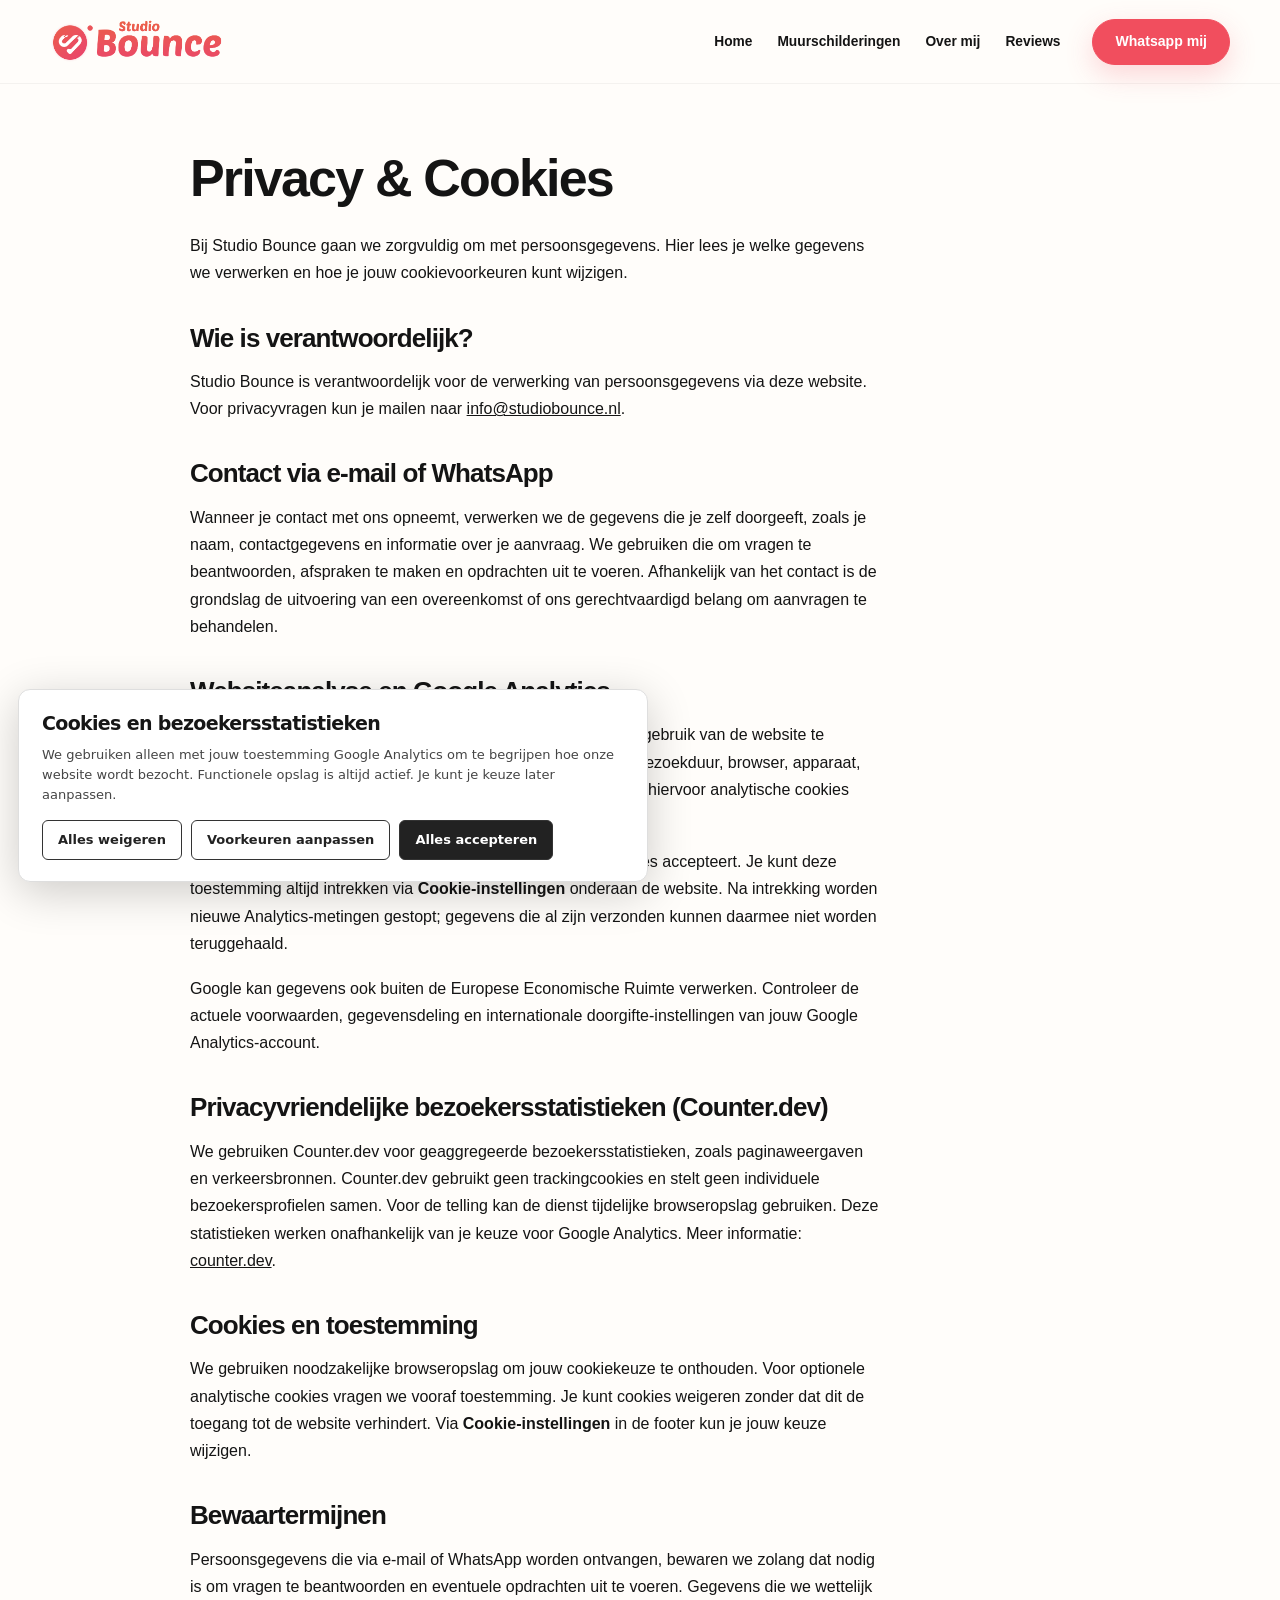
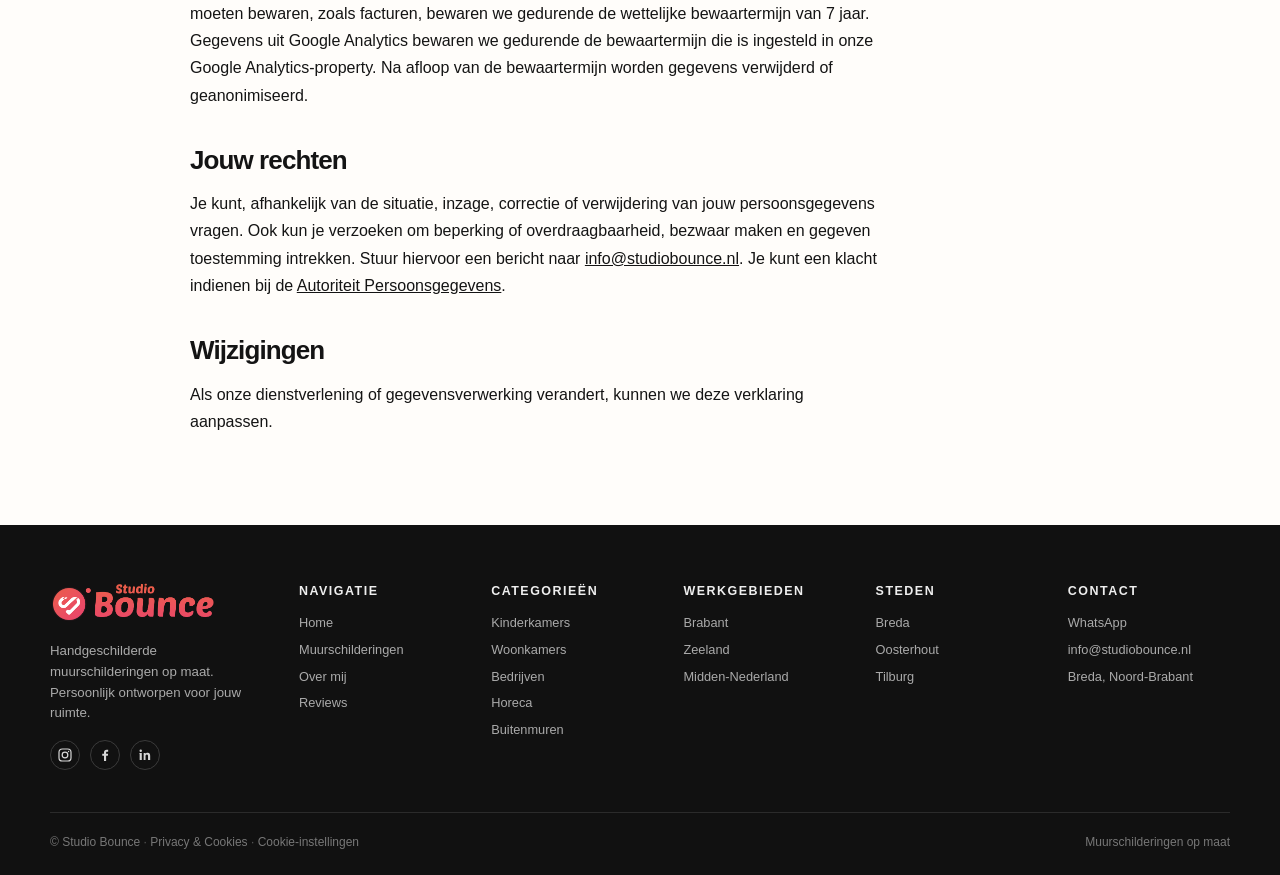
<file: privacy-en-cookies.html>
<!doctype html>
<html lang="nl">
<head>
  <!-- SiteEdit Counter.dev: begin -->
  <script async src="https://cdn.counter.dev/script.js" data-id="cee1f6a6-7c52-46c7-933c-d70c8f263736" data-utcoffset="1"></script>
  <!-- SiteEdit Counter.dev: end -->
  <!-- SiteEdit Analytics: begin -->
  <link rel="stylesheet" href="css/siteedit-analytics.css">
  <script defer src="js/siteedit-analytics-config.js"></script>
  <script defer src="js/siteedit-analytics.js"></script>
  <!-- SiteEdit Analytics: end -->
<link rel="icon" href="favicon.ico" sizes="any">
<link rel="icon" type="image/png" sizes="32x32" href="assets/favicons/favicon-32x32.png">
<link rel="icon" type="image/png" sizes="16x16" href="assets/favicons/favicon-16x16.png">
<link rel="apple-touch-icon" sizes="180x180" href="assets/favicons/apple-touch-icon.png">

<meta charset="utf-8">
<meta content="width=device-width, initial-scale=1" name="viewport">
<meta content="#f14e5e" name="theme-color">
<meta content="Studio Bounce maakt unieke, handgeschilderde muurschilderingen op maat voor woningen, kinderkamers, bedrijven, horeca en buitenmuren." name="description">
<meta content="index,follow,max-image-preview:large" name="robots">
<title>Privacy & Cookies | Studio Bounce</title>
<link href="css/main.css" rel="stylesheet">
<link href="css/site-system.css" rel="stylesheet"><style data-siteedit-site-frame="1920">
/* SiteEdit desktop composition: content is capped at 1920px; top-level section backgrounds always bleed to the real browser edges. */
html{overflow-x:clip}body{max-width:1920px!important;margin-left:auto!important;margin-right:auto!important;overflow-x:visible!important}[data-siteedit-fullbleed="true"]{isolation:isolate}[data-siteedit-fullbleed="true"]::before{content:"";position:absolute;z-index:-1;pointer-events:none;top:0;bottom:0;left:50%;width:100vw;transform:translateX(-50%);background:inherit;border-radius:0}[data-siteedit-fullbleed-context="true"]{position:relative}[data-siteedit-hidden="true"]{display:none!important}[data-siteedit-drop-active="true"]{outline:3px solid #7255ff!important;outline-offset:4px!important}
</style><style data-siteedit-responsive="true">@media(max-width:800px){[data-siteedit-free="true"]{position:relative!important;left:auto!important;right:auto!important;top:auto!important;max-width:100%!important;margin:24px auto!important}}</style><style data-siteedit-breakpoint-style="true">@media (min-width:1025px){[data-siteedit-responsive-id="se-r-mtsohcry-9l"][data-siteedit-responsive-id="se-r-mtsohcry-9l"]{width:36px !important;height:36px !important;}[data-siteedit-responsive-id="se-r-mtsohvhq-9r"][data-siteedit-responsive-id="se-r-mtsohvhq-9r"]{width:36px !important;height:36px !important;}[data-siteedit-responsive-id="se-r-mtsoi4g5-9x"][data-siteedit-responsive-id="se-r-mtsoi4g5-9x"]{width:36px !important;height:36px !important;}[data-siteedit-responsive-id="se-r-mtsoihoe-a5"][data-siteedit-responsive-id="se-r-mtsoihoe-a5"]{width:36px !important;height:36px !important;}[data-siteedit-responsive-id="se-r-mtlb56ii-9a"][data-siteedit-responsive-id="se-r-mtlb56ii-9a"]{object-position:113.8% 16.6% !important;}[data-siteedit-responsive-id="se-r-mtsoj9gz-ad"][data-siteedit-responsive-id="se-r-mtsoj9gz-ad"]{width:42px !important;height:42px !important;}[data-siteedit-responsive-id="se-r-mtsojlbh-aj"][data-siteedit-responsive-id="se-r-mtsojlbh-aj"]{width:42px !important;height:42px !important;}[data-siteedit-responsive-id="se-r-mtsojvg8-av"][data-siteedit-responsive-id="se-r-mtsojvg8-av"]{width:42px !important;height:42px !important;}[data-siteedit-responsive-id="se-r-mtsok99g-b3"][data-siteedit-responsive-id="se-r-mtsok99g-b3"]{width:42px !important;height:42px !important;}[data-siteedit-responsive-id="se-r-mtsoko1g-b9"][data-siteedit-responsive-id="se-r-mtsoko1g-b9"]{width:42px !important;height:42px !important;}}
@media (max-width:600px){[data-siteedit-responsive-id="se-r-mu3u2zjl-c8"][data-siteedit-responsive-id="se-r-mu3u2zjl-c8"]{color:rgba(20, 20, 20, 0) !important;}[data-siteedit-responsive-id="se-r-mu3u2je7-c7"][data-siteedit-responsive-id="se-r-mu3u2je7-c7"]{width:58px !important;height:58px !important;}}</style><style data-siteedit-icon-helper="true">
svg[data-siteedit-icon]{overflow:visible!important;}
svg[data-siteedit-icon]:not([data-siteedit-icon-source="imported"])[data-siteedit-icon-fill-mode="none"] :is(path,rect,circle,ellipse,polygon,polyline,line){fill:none!important;}
svg[data-siteedit-icon]:not([data-siteedit-icon-source="imported"])[data-siteedit-icon-fill-mode="color"] :is(path,rect,circle,ellipse,polygon,polyline,line){fill:var(--siteedit-icon-fill,#000)!important;}
svg[data-siteedit-icon]:not([data-siteedit-icon-source="imported"])[data-siteedit-icon-stroke-mode="none"] :is(path,rect,circle,ellipse,polygon,polyline,line){stroke:none!important;}
svg[data-siteedit-icon]:not([data-siteedit-icon-source="imported"])[data-siteedit-icon-stroke-mode="color"] :is(path,rect,circle,ellipse,polygon,polyline,line){stroke:var(--siteedit-icon-stroke,currentColor)!important;}
svg[data-siteedit-icon]:not([data-siteedit-icon-source="imported"])[data-siteedit-icon-stroke-width] :is(path,rect,circle,ellipse,polygon,polyline,line){stroke-width:var(--siteedit-icon-stroke-width,1.8)!important;}
</style><style data-siteedit-privacy-style>
    .se-privacy-main{max-width:900px;width:calc(100% - 40px);margin:65px auto 90px;line-height:1.7;color:inherit}
    .se-privacy-main h1{font-size:clamp(32px,5vw,52px);line-height:1.12;margin:0 0 25px}
    .se-privacy-main h2{font-size:clamp(19px,2.5vw,26px);line-height:1.25;margin:35px 0 14px}
    .se-privacy-main p{margin:0 0 18px;max-width:78ch}.se-privacy-main a{text-decoration:underline}
    .se-privacy-main .se-privacy-note{font-size:.9em;opacity:.75;margin-top:38px}
    </style>
</head>
<body>
<!-- SiteEdit Privacy: begin -->
<header class="site-header" data-siteedit-fullbleed="true">
<div class="container header-inner">
<a aria-label="Studio Bounce home" class="brand" href="index.html">
<img alt="Studio Bounce" src="assets/images/studio-bounce-logo.png">
</a>
<button aria-expanded="false" aria-label="Menu openen" class="mobile-toggle" type="button">
<span></span><span></span><span></span>
</button>
<nav aria-label="Hoofdnavigatie" class="main-nav">
<a href="index.html">Home</a>
<a href="index.html#portfolio">Muurschilderingen</a>
<a href="index.html#over">Over mij</a>
<a href="index.html#reviews">Reviews</a>
<a class="btn btn-primary whatsapp-link nav-cta" href="https://wa.me/31657114682" target="_blank" rel="noopener">Whatsapp mij</a>
</nav>
</div>
</header>
<main class="se-privacy-main" id="main-content" data-siteedit-privacy-page="true">
    <h1>Privacy &amp; Cookies</h1>
    <p>Bij Studio Bounce gaan we zorgvuldig om met persoonsgegevens. Hier lees je welke gegevens we verwerken en hoe je jouw cookievoorkeuren kunt wijzigen.</p>
    <h2>Wie is verantwoordelijk?</h2>
    <p>Studio Bounce is verantwoordelijk voor de verwerking van persoonsgegevens via deze website. Voor privacyvragen kun je mailen naar <a href="mailto:info@studiobounce.nl">info@studiobounce.nl</a>.</p>
    <h2>Contact via e-mail of WhatsApp</h2>
    <p>Wanneer je contact met ons opneemt, verwerken we de gegevens die je zelf doorgeeft, zoals je naam, contactgegevens en informatie over je aanvraag. We gebruiken die om vragen te beantwoorden, afspraken te maken en opdrachten uit te voeren. Afhankelijk van het contact is de grondslag de uitvoering van een overeenkomst of ons gerechtvaardigd belang om aanvragen te behandelen.</p>
    
    <h2>Websiteanalyse en Google Analytics</h2>
    <p>Met jouw toestemming gebruiken wij Google Analytics 4 om het gebruik van de website te analyseren. Daarbij kunnen gegevens over bezochte pagina’s, bezoekduur, browser, apparaat, algemene locatie en verkeersbron worden verwerkt. Google kan hiervoor analytische cookies plaatsen, waaronder <code>_ga</code>. Dit helpt ons de website te verbeteren.</p>
    <p>De Analytics-code wordt pas geladen nadat je analytische cookies accepteert. Je kunt deze toestemming altijd intrekken via <strong>Cookie-instellingen</strong> onderaan de website. Na intrekking worden nieuwe Analytics-metingen gestopt; gegevens die al zijn verzonden kunnen daarmee niet worden teruggehaald.</p>
    <p>Google kan gegevens ook buiten de Europese Economische Ruimte verwerken. Controleer de actuele voorwaarden, gegevensdeling en internationale doorgifte-instellingen van jouw Google Analytics-account.</p>
    
    <h2>Privacyvriendelijke bezoekersstatistieken (Counter.dev)</h2>
    <p>We gebruiken Counter.dev voor geaggregeerde bezoekersstatistieken, zoals paginaweergaven en verkeersbronnen. Counter.dev gebruikt geen trackingcookies en stelt geen individuele bezoekersprofielen samen. Voor de telling kan de dienst tijdelijke browseropslag gebruiken. Deze statistieken werken onafhankelijk van je keuze voor Google Analytics. Meer informatie: <a href="https://counter.dev/" rel="noopener noreferrer">counter.dev</a>.</p>
    <h2>Cookies en toestemming</h2>
    <p>We gebruiken noodzakelijke browseropslag om jouw cookiekeuze te onthouden. Voor optionele analytische cookies vragen we vooraf toestemming. Je kunt cookies weigeren zonder dat dit de toegang tot de website verhindert. Via <strong>Cookie-instellingen</strong> in de footer kun je jouw keuze wijzigen.</p>
    <h2>Bewaartermijnen</h2><p>Persoonsgegevens die via e-mail of WhatsApp worden ontvangen, bewaren we zolang dat nodig is om vragen te beantwoorden en eventuele opdrachten uit te voeren. Gegevens die we wettelijk moeten bewaren, zoals facturen, bewaren we gedurende de wettelijke bewaartermijn van 7 jaar.

Gegevens uit Google Analytics bewaren we gedurende de bewaartermijn die is ingesteld in onze Google Analytics-property. Na afloop van de bewaartermijn worden gegevens verwijderd of geanonimiseerd.</p>
    <h2>Jouw rechten</h2>
    <p>Je kunt, afhankelijk van de situatie, inzage, correctie of verwijdering van jouw persoonsgegevens vragen. Ook kun je verzoeken om beperking of overdraagbaarheid, bezwaar maken en gegeven toestemming intrekken. Stuur hiervoor een bericht naar <a href="mailto:info@studiobounce.nl">info@studiobounce.nl</a>. Je kunt een klacht indienen bij de <a href="https://autoriteitpersoonsgegevens.nl/" rel="noopener noreferrer">Autoriteit Persoonsgegevens</a>.</p>
    <h2>Wijzigingen</h2><p>Als onze dienstverlening of gegevensverwerking verandert, kunnen we deze verklaring aanpassen.</p>
  </main>
<footer class="site-footer" data-siteedit-fullbleed="true" data-siteedit-fullbleed-context="true">
<div class="container footer-grid">
<div class="footer-brand">
<img alt="Studio Bounce" src="assets/images/studio-bounce-logo.png">
<p>Handgeschilderde muurschilderingen op maat. Persoonlijk ontworpen voor jouw ruimte.</p>
<div aria-label="Social media" class="socials">
<a aria-label="Instagram" href="https://www.instagram.com/studiobounce_breda/" target="_blank" rel="noopener noreferrer" title="Instagram">
<svg aria-hidden="true" viewBox="0 0 24 24" focusable="false"><rect x="3" y="3" width="18" height="18" rx="5"></rect><circle cx="12" cy="12" r="4.25"></circle><circle cx="17.35" cy="6.65" r="1.05" class="social-fill"></circle></svg>
</a>
<a aria-label="Facebook" href="https://www.facebook.com/lindsay.studiobounce" target="_blank" rel="noopener noreferrer" title="Facebook">
<svg aria-hidden="true" viewBox="0 0 24 24" focusable="false"><path class="social-fill" d="M13.65 21v-7.7h2.6l.4-3h-3V8.4c0-.87.24-1.46 1.5-1.46h1.6V4.25c-.28-.04-1.23-.12-2.34-.12-2.32 0-3.91 1.42-3.91 4.02v2.15H7.88v3h2.62V21h3.15z"></path></svg>
</a>
<a aria-label="LinkedIn" href="https://nl.linkedin.com/company/studio-bounce" target="_blank" rel="noopener noreferrer" title="LinkedIn">
<svg aria-hidden="true" viewBox="0 0 24 24" focusable="false"><rect class="social-fill" x="4" y="9" width="3.2" height="10.5" rx=".35"></rect><circle class="social-fill" cx="5.6" cy="5.6" r="1.8"></circle><path class="social-fill" d="M10 9h3v1.45h.04c.42-.8 1.44-1.65 2.96-1.65 3.17 0 3.75 2.08 3.75 4.8v5.9h-3.2v-5.23c0-1.25-.02-2.86-1.74-2.86-1.74 0-2.01 1.36-2.01 2.77v5.32H10V9z"></path></svg>
</a>
</div>
</div>
<div class="footer-col">
<h3>Navigatie</h3>
<a href="index.html">Home</a>
<a href="index.html#portfolio">Muurschilderingen</a>
<a href="index.html#over">Over mij</a>
<a href="index.html#reviews">Reviews</a>
</div>
<div class="footer-col">
<h3>Categorieën</h3>
<a href="kinderkamer/index.html">Kinderkamers</a>
<a href="woonkamers/index.html">Woonkamers</a>
<a href="bedrijven/index.html">Bedrijven</a>
<a href="horeca/index.html">Horeca</a>
<a href="buitenmuren/index.html">Buitenmuren</a>
</div>
<div class="footer-col">
<h3>Werkgebieden</h3>
<a href="muurschildering-brabant/index.html">Brabant</a>
<a href="muurschildering-zeeland/index.html">Zeeland</a>
<a href="muurschildering-midden-nederland/index.html">Midden-Nederland</a>
</div>
<div class="footer-col footer-cities-col">
<h3>Steden</h3>
<a href="muurschildering-breda/index.html">Breda</a>
<a href="muurschildering-oosterhout/index.html">Oosterhout</a>
<a href="muurschildering-tilburg/index.html">Tilburg</a>
</div>
<div class="footer-col">
<h3>Contact</h3>
<a class="whatsapp-link" href="https://wa.me/31657114682" target="_blank" rel="noopener">WhatsApp</a>
<a href="mailto:info@studiobounce.nl">info@studiobounce.nl</a>
<span>Breda, Noord-Brabant</span>
</div>
</div>
<div class="container footer-bottom">
<span>© Studio Bounce<!-- SiteEdit Privacy Link: begin --><span class="se-privacy-footer-separator"> · </span><a class="se-privacy-footer-link" href="privacy-en-cookies.html">Privacy &amp; Cookies</a><!-- SiteEdit Privacy Link: end --></span>
<span>Muurschilderingen op maat</span>
</div>
</footer>
<!-- SiteEdit Privacy: end -->
</body>
</html>
</file>
<file: css/siteedit-analytics.css>
/* SiteEdit Analytics: website-level consent UI (independent of site's CSS). */
.se-consent-banner,.se-consent-manage{font-family:system-ui,-apple-system,BlinkMacSystemFont,"Segoe UI",sans-serif!important;box-sizing:border-box!important}
.se-consent-banner[hidden],.se-consent-manage[hidden],.se-consent-details[hidden]{display:none!important}
.se-consent-banner{position:fixed!important;z-index:2147483600!important;bottom:18px!important;left:18px!important;right:18px!important;max-width:630px!important;padding:21px 23px!important;background:#fff!important;color:#222!important;border:1px solid #dedede!important;border-radius:12px!important;box-shadow:0 10px 45px #0003!important;text-align:left!important;line-height:1.5!important}
.se-consent-banner h2{margin:0 0 9px!important;color:#161616!important;font-size:19px!important;font-weight:700!important;line-height:1.3!important}
.se-consent-banner p{margin:0 0 15px!important;color:#454545!important;font-size:13px!important;line-height:1.55!important}
.se-consent-details{border-top:1px solid #e5e5e5!important;margin-top:12px!important;padding-top:12px!important}
.se-consent-actions{display:flex!important;gap:9px!important;flex-wrap:wrap!important;align-items:stretch!important}
.se-consent-btn{appearance:none!important;border:1px solid #333!important;border-radius:6px!important;padding:11px 15px!important;font:600 13px/1.2 system-ui,sans-serif!important;cursor:pointer!important;min-height:40px!important;text-transform:none!important;letter-spacing:normal!important;box-shadow:none!important}
.se-consent-secondary{background:#fff!important;color:#222!important}.se-consent-primary{background:#222!important;color:#fff!important}
.se-consent-btn:focus-visible{outline:3px solid #397acb!important;outline-offset:2px!important}
@media(max-width:500px){.se-consent-banner{bottom:10px!important;left:10px!important;right:10px!important;padding:17px!important}.se-consent-actions{flex-direction:column!important}.se-consent-btn{width:100%!important}}
.se-consent-preference{display:flex!important;align-items:center!important;gap:8px!important;margin:0 0 12px!important;color:#222!important;font:500 13px/1.5 system-ui,sans-serif!important}.se-consent-preference input{width:17px!important;height:17px!important;accent-color:#222!important}

/* Match the existing footer typography, with no fixed-position widget. */
.se-consent-footer-link{color:inherit!important;font:inherit!important;letter-spacing:inherit!important;text-decoration:none!important;cursor:pointer!important;background:none!important;border:0!important;box-shadow:none!important;padding:0!important;margin:0!important;display:inline!important;position:static!important}
.se-consent-footer-link:hover,.se-consent-footer-link:focus-visible{text-decoration:underline!important}
.se-consent-footer-separator{color:inherit!important;font:inherit!important;opacity:.7!important}

/* Privacy page link shares the same low-key footer styling as cookie settings. */
.se-privacy-footer-link{color:inherit!important;font:inherit!important;letter-spacing:inherit!important;text-decoration:none!important;cursor:pointer!important;background:none!important;border:0!important;box-shadow:none!important;padding:0!important;margin:0!important;display:inline!important;position:static!important}
.se-privacy-footer-link:hover,.se-privacy-footer-link:focus-visible{text-decoration:underline!important}
.se-privacy-footer-separator{color:inherit!important;font:inherit!important;opacity:.7!important}
</file>
<file: bedrijven/css/bedrijven.css>
:root{
      --coral:#f14e5e;
      --coral-dark:#df3d4c;
      --coral-soft:#fff1f3;
      --coral-pale:#fff7f7;
      --ink:#121212;
      --muted:#656565;
      --line:#ece7e7;
      --paper:#fffdfa;
      --white:#fff;
      --gold:#f4b846;
      --radius:22px;
      --shadow:0 20px 50px rgba(18,18,18,.08);
      --max:1180px;
    }
    *{box-sizing:border-box}
    html{scroll-behavior:smooth}
    body{margin:0;font-family:Inter,ui-sans-serif,-apple-system,BlinkMacSystemFont,"Segoe UI",Roboto,Arial,sans-serif;color:var(--ink);background:var(--paper);line-height:1.55}
    img{max-width:100%;display:block}
    a{color:inherit;text-decoration:none}
    button{font:inherit}
    .container{width:min(var(--max),calc(100% - 40px));margin-inline:auto}
    .eyebrow{font-size:.76rem;letter-spacing:.12em;text-transform:uppercase;font-weight:800;color:var(--coral);margin:0 0 10px}
    h1,h2,h3,p{margin-top:0}
    h1,h2,h3{line-height:1.04;letter-spacing:-.035em}
    h2{font-size:clamp(2.2rem,4vw,4rem);margin-bottom:20px}
    h3{font-size:1.25rem}
    section{scroll-margin-top:84px}

    .btn{display:inline-flex;align-items:center;justify-content:center;gap:10px;border-radius:999px;padding:14px 22px;font-weight:800;border:1px solid transparent;transition:.2s ease;cursor:pointer}
    .btn:hover{transform:translateY(-2px)}
    .btn-primary{background:var(--coral);color:white;box-shadow:0 10px 30px rgba(241,78,94,.25)}
    .btn-primary:hover{background:var(--coral-dark)}
    .btn-outline{border-color:#e8c8cc;background:#fff;color:var(--ink)}
    .btn-outline:hover{border-color:var(--coral);color:var(--coral)}

    /* Exact same visual language as the homepage header */
    .site-header{position:fixed;z-index:1000;top:0;left:0;right:0;width:100%;height:84px;padding-inline:max(20px,calc((100vw - var(--max))/2));display:flex;align-items:center;background:rgba(17,17,17,.9);border-bottom:1px solid rgba(255,255,255,.09);backdrop-filter:blur(16px);-webkit-backdrop-filter:blur(16px)}
    .nav-wrap{display:flex;align-items:center;justify-content:space-between;width:100%}
    .logo{width:180px;filter:drop-shadow(0 6px 15px rgba(0,0,0,.18))}
    .nav{display:flex;align-items:center;gap:18px;font-size:.88rem;font-weight:700;color:white}
    .nav a:not(.btn){opacity:.9;position:relative}
    .nav a:not(.btn)::after{content:"";position:absolute;left:0;right:100%;bottom:-7px;height:2px;background:var(--coral);transition:.2s}
    .nav a:not(.btn):hover::after{right:0}
    .mobile-toggle{display:none;background:transparent;border:0;color:white;font-size:1.8rem;cursor:pointer}

    /* Landing hero */
    .landing-hero{padding:84px 0 0;background:linear-gradient(180deg,#fffdfa 0%,#fff9f7 100%);overflow:hidden}
    .landing-hero-grid{display:grid;grid-template-columns:.9fr 1.1fr;min-height:650px;align-items:stretch}
    .landing-copy{padding:110px 64px 90px 0;display:flex;flex-direction:column;justify-content:center;position:relative;z-index:2}
    .landing-copy h1{font-size:clamp(3rem,5.2vw,5.6rem);max-width:670px;margin:0 0 24px}
    .landing-copy h1 span{color:var(--coral)}
    .landing-copy>p{font-size:1.12rem;color:var(--muted);max-width:560px;margin-bottom:30px}
    .hero-actions{display:flex;flex-wrap:wrap;gap:12px;margin-bottom:30px}
    .hero-notes{display:flex;flex-wrap:wrap;gap:18px;color:#4f4f4f;font-size:.84rem;font-weight:700}
    .hero-note{display:flex;align-items:center;gap:8px}
    .hero-note::before{content:'✓';width:24px;height:24px;border-radius:50%;display:grid;place-items:center;background:var(--coral-soft);color:var(--coral)}
    .hero-visual{position:relative;min-height:650px}
    .hero-visual::before{content:"";position:absolute;inset:36px 0 0 0;background:var(--coral-soft);border-radius:46% 0 0 46% / 34% 0 0 34%;transform:translateX(35px)}
    .hero-visual img{position:absolute;inset:36px 0 0 0;width:calc(100% + ((100vw - var(--max))/2));max-width:none;height:calc(100% - 36px);object-fit:cover;object-position:center;border-radius:46% 0 0 46% / 34% 0 0 34%}
    .hero-badge{position:absolute;z-index:2;right:30px;bottom:30px;background:white;border-radius:16px;padding:14px 18px;box-shadow:var(--shadow);font-size:.84rem;font-weight:800}
    .hero-badge span{display:block;color:var(--coral);font-size:.72rem;text-transform:uppercase;letter-spacing:.08em}

    /* Info strip */
    .info-strip{background:white;border-top:1px solid var(--line);border-bottom:1px solid var(--line)}
    .info-grid{display:grid;grid-template-columns:repeat(4,1fr)}
    .info-item{padding:28px 22px;display:flex;gap:14px;align-items:flex-start;border-right:1px solid var(--line)}
    .info-item:last-child{border-right:0}
    .info-icon{flex:0 0 38px;width:38px;height:38px;border:1.5px solid var(--coral);border-radius:50%;display:grid;place-items:center;color:var(--coral);font-weight:900}
    .info-item strong{display:block;font-size:.92rem;margin-bottom:3px}
    .info-item span{display:block;color:var(--muted);font-size:.78rem}

    /* Editorial intro */
    .intro{padding:110px 0 90px}
    .intro-grid{display:grid;grid-template-columns:.82fr 1.18fr;gap:80px;align-items:center}
    .intro-copy p{color:var(--muted);font-size:1.03rem;max-width:520px}
    .topic-links{display:flex;flex-wrap:wrap;gap:8px;margin-top:25px}
    .topic-links a{font-size:.82rem;font-weight:800;padding:9px 13px;border-radius:999px;background:var(--coral-soft);color:var(--coral)}
    .compare-grid{display:grid;grid-template-columns:repeat(3,1fr);gap:14px}
    .compare-card{background:#fff;border:1px solid var(--line);border-radius:20px;padding:28px 24px;min-height:300px;position:relative}
    .compare-card.featured{background:linear-gradient(180deg,#ffd8dc 0%,#ffc4cb 100%);border-color:#f7afb8;transform:translateY(-12px);box-shadow:0 20px 50px rgba(241,78,94,.12)}
    .compare-kicker{font-size:.72rem;text-transform:uppercase;letter-spacing:.11em;color:var(--muted);font-weight:800}
    .compare-card.featured .compare-kicker{color:#96343e}
    .compare-card h3{font-size:1.35rem;margin:8px 0 20px}
    .compare-card ul{list-style:none;margin:0;padding:0;display:grid;gap:12px;color:#555;font-size:.9rem}
    .compare-card li{display:flex;gap:9px}
    .compare-card li::before{content:'›';font-weight:900;color:var(--coral)}
    .compare-card.featured li::before{content:'✓';color:#8b2530}
    .compare-star{position:absolute;top:-17px;left:50%;transform:translateX(-50%);width:38px;height:38px;border-radius:50%;display:grid;place-items:center;background:var(--gold);color:#fff;font-size:1.1rem;border:4px solid var(--paper)}

    /* Portfolio */
    .examples{padding:90px 0;background:#fff}
    .section-head{text-align:center;max-width:760px;margin:0 auto 34px}
    .section-head p:last-child{color:var(--muted)}
    .example-grid{display:grid;grid-template-columns:repeat(4,1fr);gap:14px}
    .example-card{position:relative;overflow:hidden;border-radius:18px;aspect-ratio:.9;background:#eee}
    .example-card img{width:100%;height:100%;object-fit:cover;transition:.35s ease}
    .example-card:hover img{transform:scale(1.045)}
    .example-label{position:absolute;left:14px;bottom:14px;background:rgba(18,18,18,.78);color:white;padding:8px 12px;border-radius:999px;font-size:.76rem;font-weight:800;backdrop-filter:blur(7px)}
    .center-actions{text-align:center;margin-top:28px}

    /* SEO-friendly content, visually broken up */
    .story{padding:110px 0}
    .story-grid{display:grid;grid-template-columns:1fr 1fr;gap:70px;align-items:center;margin-bottom:90px}
    .story-grid.reverse .story-copy{order:2}
    .story-grid.reverse .story-media{order:1}
    .story-copy p{color:var(--muted);font-size:1.03rem}
    .story-copy ul{padding-left:18px;color:#555}
    .story-media{border-radius:24px;overflow:hidden;box-shadow:var(--shadow);background:#eee}
    .story-media img{width:100%;height:470px;object-fit:cover}
    .mini-stat-row{display:grid;grid-template-columns:repeat(3,1fr);gap:12px;margin-top:30px}
    .mini-stat{border-top:2px solid var(--coral);padding-top:12px}
    .mini-stat strong{display:block;font-size:1.25rem}
    .mini-stat span{font-size:.8rem;color:var(--muted)}

    /* Process */
    .process{padding:95px 0;background:var(--coral-soft)}
    .process-grid{display:grid;grid-template-columns:repeat(4,1fr);gap:14px;margin-top:38px}
    .process-card{background:white;border:1px solid #f2dfe2;border-radius:18px;padding:26px 22px;min-height:225px}
    .step-number{width:38px;height:38px;border-radius:50%;display:grid;place-items:center;background:var(--coral);color:#fff;font-weight:900;margin-bottom:18px}
    .process-card p{font-size:.92rem;color:var(--muted);margin:0}
    .process-note{margin:22px 0 0;padding:15px 18px;border-left:3px solid var(--coral);background:rgba(255,255,255,.75);border-radius:0 12px 12px 0;color:#555;max-width:820px}

    /* Review + FAQ */
    .proof{padding:100px 0;background:#fff}
    .proof-grid{display:grid;grid-template-columns:.9fr 1.1fr;gap:28px;align-items:start}
    .review-card{background:linear-gradient(145deg,#fff4f5,#fffafa);border:1px solid #ffe3e6;border-radius:24px;padding:42px;min-height:330px;display:flex;flex-direction:column;justify-content:center}
    .quote-mark{font-size:4rem;line-height:.6;color:var(--coral);opacity:.45;margin-bottom:18px}
    .review-card blockquote{margin:0;font-size:1.35rem;line-height:1.4;letter-spacing:-.02em}
    .review-card footer{background:none;color:var(--muted);padding:22px 0 0;font-size:.86rem}
    .faq-list{display:grid;gap:10px}
    .faq-item{background:#fff;border:1px solid #e7e3df;border-radius:15px;overflow:hidden}
    .faq-item summary{list-style:none;cursor:pointer;display:flex;align-items:center;justify-content:space-between;gap:24px;padding:19px 22px;font-weight:800}
    .faq-item summary::-webkit-details-marker{display:none}
    .faq-item summary::after{content:'+';font-size:1.3rem;color:var(--coral);transition:.2s}
    .faq-item[open] summary::after{transform:rotate(45deg)}
    .faq-answer{padding:0 22px 20px;color:var(--muted)}
    .faq-answer p{margin:0}

    /* CTA */
    .contact-banner{padding:0 0 100px;background:#fff}
    .contact-card{display:grid;grid-template-columns:1.05fr .95fr;border-radius:28px;overflow:hidden;background:linear-gradient(125deg,var(--coral),#f97f89);color:white;box-shadow:var(--shadow)}
    .contact-copy{padding:54px}
    .contact-copy h2{font-size:clamp(2rem,3.7vw,3.5rem)}
    .contact-copy p{max-width:500px;color:rgba(255,255,255,.9)}
    .contact-card .btn{background:white;color:var(--ink)}
    .contact-collage{display:grid;grid-template-columns:1fr 1fr;min-height:360px;gap:5px;background:rgba(255,255,255,.15);padding:5px}
    .contact-collage img{width:100%;height:100%;object-fit:cover}
    .contact-collage img:first-child{grid-row:1/3}

    /* Same footer styling as homepage */
    .site-footer{background:#111;color:white;padding:62px 0 26px}
    .footer-grid{display:grid;grid-template-columns:1.35fr repeat(4,1fr);gap:38px}
    .footer-brand img{width:180px;margin-bottom:20px}
    .footer-brand p{color:#bdbdbd;max-width:280px;font-size:.9rem}
    .footer-col h3{font-size:.95rem;letter-spacing:0;margin-bottom:16px}
    .footer-col a{display:block;color:#bdbdbd;font-size:.88rem;margin:7px 0}
    .footer-col a:hover{color:white}
    .footer-bottom{border-top:1px solid #2b2b2b;margin-top:46px;padding-top:20px;display:flex;justify-content:space-between;gap:20px;color:#8f8f8f;font-size:.8rem}

    @media (max-width:980px){
      .nav{position:absolute;top:86px;left:20px;right:20px;display:none;flex-direction:column;align-items:stretch;background:rgba(15,15,15,.97);padding:22px;border-radius:18px;box-shadow:var(--shadow)}
      .nav.open{display:flex}
      .mobile-toggle{display:block}
      .landing-hero-grid{grid-template-columns:1fr}
      .landing-copy{padding:95px 0 55px}
      .hero-visual{min-height:540px}
      .hero-visual::before,.hero-visual img{inset:0;border-radius:26px 26px 0 0;transform:none}
      .hero-visual img{width:100%}
      .info-grid{grid-template-columns:repeat(2,1fr)}
      .info-item:nth-child(2){border-right:0}
      .info-item:nth-child(-n+2){border-bottom:1px solid var(--line)}
      .intro-grid,.story-grid,.proof-grid,.contact-card{grid-template-columns:1fr}
      .compare-grid{grid-template-columns:1fr}
      .compare-card.featured{transform:none}
      .example-grid{grid-template-columns:repeat(2,1fr)}
      .process-grid{grid-template-columns:repeat(2,1fr)}
      .story-grid.reverse .story-copy,.story-grid.reverse .story-media{order:initial}
      .footer-grid{grid-template-columns:repeat(2,1fr)}
      .footer-brand{grid-column:1/-1}
    }

    @media (max-width:640px){
      .container{width:min(100% - 26px,var(--max))}
      .logo{width:145px}
      .landing-copy{padding:70px 0 42px}
      .landing-copy h1{font-size:clamp(2.7rem,13vw,4.3rem)}
      .hero-visual{min-height:420px}
      .hero-badge{right:14px;bottom:14px}
      .info-grid{grid-template-columns:1fr}
      .info-item{border-right:0;border-bottom:1px solid var(--line)}
      .info-item:last-child{border-bottom:0}
      .intro,.story,.proof{padding:75px 0}
      .example-grid,.process-grid{grid-template-columns:1fr}
      .example-card{aspect-ratio:1.25}
      .story-media img{height:350px}
      .mini-stat-row{grid-template-columns:1fr}
      .contact-copy{padding:36px 26px}
      .contact-collage{min-height:300px}
      .footer-grid{grid-template-columns:1fr 1fr;gap:28px 22px}
      .footer-bottom{flex-direction:column}
    }

/* Visual update */
.hero-visual img{object-position:center center}
.examples-grid .example-card{min-height:360px}
.example-card img{min-height:360px}
.story-media{min-height:500px}
.story-media img{min-height:500px;object-fit:cover}
@media(max-width:700px){
  .examples-grid .example-card,.example-card img{min-height:300px}
  .story-media,.story-media img{min-height:360px}
}


/* V6 — FAQ/werkwijze verwijderd; review blijft als los blok */
#review .proof-grid{
  display:block !important;
  max-width:820px;
  margin-inline:auto;
}
#review .review-card{
  width:100%;
  min-height:300px;
}

/* Feedback pass — global header consistency */
.site-header{
  position:sticky !important;
  top:0;
  height:84px;
  background:rgba(255,253,250,.95) !important;
  border-bottom:1px solid rgba(20,20,20,.045) !important;
  backdrop-filter:blur(16px);
  -webkit-backdrop-filter:blur(16px);
}
.logo{filter:none !important}
.nav{color:var(--ink) !important}
.nav a:not(.btn){opacity:1 !important}
.mobile-toggle{color:var(--ink) !important}

/* =========================================================
   Feedback 20-08 — KINDERKAMER
   ========================================================= */

/* Hero: geïntegreerde foto zoals Breda, meer beeld, kleinere titel */
.landing-hero{
  position:relative;
  padding:0 !important;
  min-height:590px;
  background:var(--paper);
  overflow:hidden;
}
.landing-hero-grid{
  display:block !important;
  min-height:590px !important;
}
.landing-copy{
  position:relative;
  z-index:4;
  width:45%;
  padding:86px 0 72px !important;
  min-height:590px;
  justify-content:center;
}
.landing-copy h1{
  font-size:clamp(2.35rem,3.8vw,4.15rem) !important;
  line-height:.97 !important;
  max-width:560px !important;
}
.landing-copy>p{
  font-size:1.02rem !important;
  max-width:510px !important;
}
.hero-visual{
  position:absolute !important;
  top:0;right:0;bottom:0;
  width:62%;
  min-height:0 !important;
}
.hero-visual::before{display:none !important}
.hero-visual img{
  position:absolute !important;
  inset:0 !important;
  width:100% !important;
  max-width:none !important;
  height:100% !important;
  border-radius:0 !important;
  transform:none !important;
  object-fit:cover;
  object-position:center 48% !important;
}
.landing-hero::after{
  content:"";
  position:absolute;
  z-index:2;
  inset:0;
  background:linear-gradient(90deg,var(--paper) 0%,var(--paper) 35%,rgba(255,253,250,.88) 43%,rgba(255,253,250,.18) 61%,rgba(255,253,250,0) 76%);
  pointer-events:none;
}

/* USP iconen consistent met home: geen cirkel eromheen */
.info-icon{
  border:0 !important;
  border-radius:0 !important;
  background:transparent !important;
  color:var(--coral) !important;
  font-size:1.15rem;
}

/* Voorbeelden: geen geforceerde titelafbreking */
.examples .section-head h2{white-space:nowrap}

/* Review weg: geen rest-spacing */
#review{display:none !important}

/* Jouw idee: ongeveer halve hoogte, één foto */
.contact-banner{padding-bottom:80px !important}
.contact-card{
  grid-template-columns:1.08fr .92fr !important;
  min-height:230px !important;
  border-radius:24px !important;
}
.contact-copy{padding:36px 42px !important}
.contact-copy h2{
  font-size:clamp(1.8rem,3vw,2.75rem) !important;
  margin-bottom:12px;
}
.contact-single-image{
  min-height:230px;
  overflow:hidden;
}
.contact-single-image img{
  width:100%;height:100%;min-height:230px;
  object-fit:cover;
}

@media(max-width:980px){
  .landing-hero{min-height:auto}
  .landing-hero-grid{min-height:0 !important}
  .landing-copy{width:100%;min-height:0;padding:68px 0 420px !important}
  .hero-visual{top:auto;left:0;width:100%;height:390px}
  .landing-hero::after{
    background:linear-gradient(180deg,var(--paper) 0%,var(--paper) 46%,rgba(255,253,250,.65) 58%,rgba(255,253,250,0) 72%);
  }
  .contact-card{grid-template-columns:1fr !important}
}
@media(max-width:640px){
  .landing-copy{padding:54px 0 330px !important}
  .hero-visual{height:310px}
  .examples .section-head h2{white-space:normal}
}

/* Footer social icons */
.socials{display:flex;gap:10px;margin-top:16px}
.socials a{
  width:30px;height:30px;border:1px solid #3a3a3a;border-radius:50%;
  display:grid;place-items:center;color:#d7d7d7 !important;
  font-size:.78rem;font-weight:800;line-height:1
}
.socials a:hover{border-color:var(--coral);color:#fff !important}


/* Unified Studio Bounce header */
.site-header{
  position:sticky !important;
  top:0 !important;
  z-index:1000 !important;
  height:84px !important;
  background:rgba(255,253,250,.95) !important;
  border-bottom:1px solid rgba(20,20,20,.045) !important;
  backdrop-filter:blur(16px);
  -webkit-backdrop-filter:blur(16px);
}
.header-inner{
  height:100% !important;
  display:flex !important;
  align-items:center !important;
  justify-content:space-between !important;
  gap:24px !important;
}
.brand img{
  width:176px !important;
  height:auto !important;
  filter:none !important;
}
.main-nav{
  display:flex !important;
  align-items:center !important;
  gap:25px !important;
  color:var(--ink) !important;
  font-size:.86rem !important;
  font-weight:750 !important;
}
.main-nav>a:not(.btn){
  position:relative !important;
  opacity:1 !important;
}
.main-nav>a:not(.btn)::after{
  content:"" !important;
  position:absolute !important;
  left:0 !important;
  right:100% !important;
  bottom:-7px !important;
  height:2px !important;
  background:var(--coral) !important;
  transition:.2s ease !important;
}
.main-nav>a:not(.btn):hover::after{
  right:0 !important;
}
.nav-cta{
  margin-left:7px !important;
}
.mobile-toggle{
  display:none !important;
  width:44px !important;
  height:44px !important;
  border:0 !important;
  background:transparent !important;
  padding:8px !important;
  cursor:pointer !important;
}
.mobile-toggle span{
  display:block !important;
  height:2px !important;
  background:var(--ink) !important;
  margin:6px 0 !important;
  border-radius:4px !important;
}

@media(max-width:860px){
  .site-header{height:76px !important}
  .brand img{width:150px !important}
  .mobile-toggle{display:block !important}
  .main-nav{
    position:absolute !important;
    top:80px !important;
    left:20px !important;
    right:20px !important;
    display:none !important;
    flex-direction:column !important;
    align-items:stretch !important;
    gap:5px !important;
    padding:18px !important;
    border-radius:18px !important;
    background:#fff !important;
    box-shadow:var(--shadow) !important;
  }
  .main-nav.open{display:flex !important}
  .main-nav a{padding:10px !important}
  .nav-cta{margin-left:0 !important}
}
/* 15-09-2026 — category-linked Kinderkamers imagery + layout pass */
/* Match the homepage portfolio: three landscape examples on desktop. */
.example-grid{
  display:grid !important;
  grid-template-columns:repeat(3,minmax(0,1fr)) !important;
  gap:16px !important;
}
.example-card{
  aspect-ratio:1.48 !important;
  min-height:0 !important;
}
.example-card img{
  width:100% !important;
  height:100% !important;
  min-height:0 !important;
  object-fit:cover !important;
}

/* Desktop contact CTA is a true 50 / 50 split. */
.contact-card{
  grid-template-columns:minmax(0,1fr) minmax(0,1fr) !important;
}
.contact-copy,
.contact-single-image{
  min-width:0;
}
.contact-single-image img{
  display:block;
  width:100% !important;
  height:100% !important;
  object-fit:cover !important;
}

@media(max-width:900px){
  .example-grid{grid-template-columns:repeat(2,minmax(0,1fr)) !important}
}
@media(max-width:600px){
  .example-grid{grid-template-columns:1fr !important}
  .example-card{aspect-ratio:1.45 !important}
}
@media(max-width:980px){
  .contact-card{grid-template-columns:1fr !important}
}


/* =========================================================
   KINDERKAMERS MOBILE PASS — 15-09-2026
   HOME mobile is the visual benchmark: image-first hero,
   tighter rhythm, larger/full imagery and compact content cards.
   ========================================================= */
@media(max-width:860px){
  .kinder-page .intro,
  .kinder-page .examples,
  .kinder-page .story,
  .kinder-page .proof,
  .kinder-page .contact-banner{
    padding-top:58px !important;
    padding-bottom:58px !important;
  }

  .kinder-page .intro-grid,
  .kinder-page .story-grid{
    gap:34px !important;
  }

  .kinder-page .story-grid{
    margin-bottom:58px !important;
  }
  .kinder-page .story-grid:last-child{
    margin-bottom:0 !important;
  }

  /* Comparison cards are deliberately much denser than desktop. */
  .kinder-page .compare-grid{
    grid-template-columns:1fr !important;
    gap:10px !important;
  }
  .kinder-page .compare-card{
    min-height:0 !important;
    padding:18px 18px !important;
    border-radius:16px !important;
  }
  .kinder-page .compare-card.featured{
    transform:none !important;
  }
  .kinder-page .compare-card h3{
    font-size:1.15rem !important;
    margin:5px 0 12px !important;
  }
  .kinder-page .compare-card ul{
    grid-template-columns:repeat(2,minmax(0,1fr)) !important;
    column-gap:14px !important;
    row-gap:8px !important;
    font-size:.82rem !important;
    line-height:1.35 !important;
  }
  .kinder-page .compare-card li{gap:7px !important}
  .kinder-page .compare-star{
    width:30px !important;
    height:30px !important;
    top:-13px !important;
    border-width:3px !important;
    font-size:.9rem !important;
  }
}

@media(max-width:600px){
  /* HERO — same logic as HOME: photo first, soft fade, copy below. */
  .kinder-page .landing-hero{
    display:block !important;
    min-height:0 !important;
    overflow:hidden !important;
    background:var(--paper) !important;
  }
  .kinder-page .landing-hero::after{display:none !important}
  .kinder-page .landing-hero-grid{
    display:flex !important;
    flex-direction:column !important;
    width:100% !important;
    max-width:none !important;
    margin:0 !important;
    min-height:0 !important;
  }
  .kinder-page .hero-visual{
    position:relative !important;
    inset:auto !important;
    order:1 !important;
    width:100% !important;
    height:clamp(320px,92vw,430px) !important;
    min-height:0 !important;
    overflow:hidden !important;
  }
  .kinder-page .hero-visual img{
    position:absolute !important;
    inset:0 !important;
    width:100% !important;
    height:100% !important;
    max-width:none !important;
    object-fit:cover !important;
    object-position:center 48% !important;
  }
  .kinder-page .hero-visual::after{
    content:"" !important;
    display:block !important;
    position:absolute !important;
    z-index:3 !important;
    left:0 !important;
    right:0 !important;
    bottom:-1px !important;
    height:42% !important;
    pointer-events:none !important;
    background:linear-gradient(
      180deg,
      rgba(255,253,250,0) 0%,
      rgba(255,253,250,.16) 34%,
      rgba(255,253,250,.76) 72%,
      var(--paper) 100%
    ) !important;
  }
  .kinder-page .landing-copy{
    order:2 !important;
    width:100% !important;
    min-height:0 !important;
    padding:18px 13px 44px !important;
  }
  .kinder-page .landing-copy h1{
    font-size:clamp(2.55rem,11.7vw,3.55rem) !important;
    line-height:.95 !important;
    margin-bottom:18px !important;
    max-width:none !important;
  }
  .kinder-page .landing-copy>p{
    max-width:none !important;
    font-size:1rem !important;
  }
  .kinder-page .hero-actions{
    margin-bottom:22px !important;
  }
  .kinder-page .hero-notes{
    gap:10px 14px !important;
  }

  /* USP strip — larger icon and clean icon/text alignment like HOME steps. */
  .kinder-page .info-grid{gap:0 !important}
  .kinder-page .info-item{
    display:grid !important;
    grid-template-columns:52px minmax(0,1fr) !important;
    column-gap:14px !important;
    align-items:center !important;
    padding:17px 0 !important;
  }
  .kinder-page .info-icon{
    width:48px !important;
    height:48px !important;
    min-width:48px !important;
    display:grid !important;
    place-items:center !important;
  }
  .kinder-page .info-icon svg{
    width:46px !important;
    height:46px !important;
    max-width:none !important;
  }
  .kinder-page .info-item strong{
    font-size:.95rem !important;
    margin-bottom:2px !important;
  }
  .kinder-page .info-item span{
    font-size:.8rem !important;
    line-height:1.35 !important;
  }

  /* Tighter page rhythm, matching the HOME mobile pass. */
  .kinder-page .intro,
  .kinder-page .examples,
  .kinder-page .story,
  .kinder-page .contact-banner{
    padding-top:48px !important;
    padding-bottom:48px !important;
  }
  .kinder-page .section-head{margin-bottom:24px !important}
  .kinder-page .intro-grid{gap:28px !important}
  .kinder-page .intro-copy h2,
  .kinder-page .section-head h2,
  .kinder-page .story-copy h2{
    font-size:clamp(2.05rem,10vw,2.9rem) !important;
    line-height:.98 !important;
  }
  .kinder-page .topic-links{margin-top:18px !important}

  /* Comparison: three small stacked cards instead of desktop-sized panels. */
  .kinder-page .compare-grid{
    gap:9px !important;
    margin-top:2px !important;
  }
  .kinder-page .compare-card{
    padding:15px 15px 14px !important;
    min-height:0 !important;
    border-radius:14px !important;
  }
  .kinder-page .compare-kicker{
    font-size:.64rem !important;
  }
  .kinder-page .compare-card h3{
    font-size:1.05rem !important;
    margin:4px 0 10px !important;
  }
  .kinder-page .compare-card ul{
    grid-template-columns:repeat(2,minmax(0,1fr)) !important;
    gap:7px 12px !important;
    font-size:.76rem !important;
    line-height:1.28 !important;
  }
  .kinder-page .compare-card li::before{
    flex:0 0 auto !important;
  }
  .kinder-page .compare-star{
    width:28px !important;
    height:28px !important;
    top:-12px !important;
    font-size:.82rem !important;
  }

  /* Examples: large, landscape and full-width, just like HOME. */
  .kinder-page .example-grid{
    grid-template-columns:1fr !important;
    gap:12px !important;
  }
  .kinder-page .example-card{
    width:100% !important;
    aspect-ratio:1.48 !important;
    border-radius:15px !important;
  }
  .kinder-page .example-card img{
    width:100% !important;
    height:100% !important;
    max-width:none !important;
    min-height:0 !important;
    object-fit:cover !important;
  }
  .kinder-page .center-actions{margin-top:20px !important}

  /* Editorial rows should not leave desktop-sized holes between image and copy. */
  .kinder-page .story-grid{
    grid-template-columns:1fr !important;
    gap:24px !important;
    margin-bottom:48px !important;
  }
  .kinder-page .story-media{
    min-height:0 !important;
    border-radius:18px !important;
  }
  .kinder-page .story-media img{
    height:auto !important;
    min-height:0 !important;
    aspect-ratio:1.35 !important;
    object-fit:cover !important;
  }
  .kinder-page .mini-stat-row{
    grid-template-columns:repeat(3,minmax(0,1fr)) !important;
    gap:8px !important;
    margin-top:22px !important;
  }
  .kinder-page .mini-stat strong{font-size:1rem !important}
  .kinder-page .mini-stat span{font-size:.69rem !important;line-height:1.25 !important}

  /* CTA: compact stack; image remains substantial rather than a small thumbnail. */
  .kinder-page .contact-banner{padding-bottom:48px !important}
  .kinder-page .contact-card{
    grid-template-columns:1fr !important;
    border-radius:18px !important;
    overflow:hidden !important;
  }
  .kinder-page .contact-copy{
    padding:28px 22px !important;
  }
  .kinder-page .contact-single-image{
    min-height:0 !important;
    aspect-ratio:1.48 !important;
  }
  .kinder-page .contact-single-image img{
    min-height:0 !important;
    width:100% !important;
    height:100% !important;
    object-fit:cover !important;
  }
}
</file>
<file: css/site-system.css>
/* =========================================================
   STUDIO BOUNCE — SHARED DESIGN SYSTEM
   This file is the canonical consistency layer for all pages.
   Page-specific CSS may control layout, but core components are
   intentionally identical site-wide.
   ========================================================= */

:root{
  --coral:#f14e5e;
  --coral-dark:#df3d4c;
  --coral-soft:#fff1f3;
  --paper:#fffdfa;
  --white:#fff;
  --ink:#141414;
  --muted:#656565;
  --line:#ece7e7;
  --radius-sm:14px;
  --radius:18px;
  --radius-lg:24px;
  --shadow:0 18px 48px rgba(18,18,18,.075);
  --max:1180px;
  --section-space:96px;
}

/* Typography */
html{scroll-behavior:smooth}
body{
  font-family:Inter,ui-sans-serif,-apple-system,BlinkMacSystemFont,"Segoe UI",Roboto,Arial,sans-serif !important;
  color:var(--ink);
  background:var(--paper);
  line-height:1.55;
}
h1,h2,h3,h4,p{font-family:inherit !important}
h1,h2,h3{
  line-height:1.04;
  letter-spacing:-.035em;
}
h2{
  font-size:clamp(2.2rem,4vw,4rem);
  font-weight:760;
  margin-bottom:20px;
}
h3{font-weight:760}
.eyebrow{
  font-size:.73rem !important;
  letter-spacing:.13em !important;
  text-transform:uppercase !important;
  font-weight:850 !important;
  color:var(--coral) !important;
  margin:0 0 10px !important;
}
.section-head{
  max-width:760px;
  margin-left:auto;
  margin-right:auto;
}
.section-head p:last-child{
  color:var(--muted);
  text-wrap:pretty;
}

/* Global container + section rhythm */
.container{
  width:min(var(--max),calc(100% - 40px)) !important;
  margin-inline:auto !important;
}
section{
  scroll-margin-top:90px;
}
.section-pad{
  padding-top:var(--section-space) !important;
  padding-bottom:var(--section-space) !important;
}

/* Buttons */
.btn{
  display:inline-flex !important;
  align-items:center !important;
  justify-content:center !important;
  gap:9px !important;
  min-height:46px !important;
  padding:0 22px !important;
  border-radius:999px !important;
  border:1px solid transparent !important;
  font-size:.88rem !important;
  font-weight:800 !important;
  line-height:1 !important;
  cursor:pointer !important;
  transition:.2s ease !important;
}
.btn:hover{transform:translateY(-2px)}
.btn-primary{
  background:var(--coral) !important;
  color:#fff !important;
  border-color:var(--coral) !important;
  box-shadow:0 10px 28px rgba(241,78,94,.22) !important;
}
.btn-primary:hover{
  background:var(--coral-dark) !important;
  border-color:var(--coral-dark) !important;
}
.btn-outline{
  background:#fff !important;
  color:var(--ink) !important;
  border-color:#e8c8cc !important;
}
.btn-outline:hover{
  color:var(--coral) !important;
  border-color:var(--coral) !important;
}
.btn-light{
  background:#fff !important;
  color:var(--ink) !important;
  border-color:#fff !important;
}

/* Header — canonical */
.site-header{
  position:sticky !important;
  top:0 !important;
  z-index:1000 !important;
  width:100% !important;
  height:84px !important;
  padding:0 !important;
  background:rgba(255,253,250,.95) !important;
  border-bottom:1px solid rgba(20,20,20,.045) !important;
  backdrop-filter:blur(16px);
  -webkit-backdrop-filter:blur(16px);
}
.header-inner{
  height:100% !important;
  display:flex !important;
  align-items:center !important;
  justify-content:space-between !important;
  gap:24px !important;
}
.brand{
  display:flex !important;
  align-items:center !important;
}
.brand img{
  width:176px !important;
  height:auto !important;
  filter:none !important;
}
.main-nav{
  display:flex !important;
  align-items:center !important;
  gap:25px !important;
  color:var(--ink) !important;
  font-size:.86rem !important;
  font-weight:750 !important;
}
.main-nav>a:not(.btn){
  position:relative !important;
  opacity:1 !important;
  padding:0 !important;
}
.main-nav>a:not(.btn)::after{
  content:"" !important;
  position:absolute !important;
  left:0 !important;
  right:100% !important;
  bottom:-7px !important;
  height:2px !important;
  background:var(--coral) !important;
  transition:.2s ease !important;
}
.main-nav>a:not(.btn):hover::after{right:0 !important}
.nav-cta{margin-left:7px !important}
.mobile-toggle{
  display:none !important;
  width:44px !important;
  height:44px !important;
  border:0 !important;
  background:transparent !important;
  padding:8px !important;
  cursor:pointer !important;
}
.mobile-toggle span{
  display:block !important;
  height:2px !important;
  background:var(--ink) !important;
  margin:6px 0 !important;
  border-radius:4px !important;
}

/* Shared card language */
.gallery-card,
.process-card,
.review-card,
.faq-item,
.city-card,
.type-card,
.use-card,
.region-fact,
.travel-item{
  border-radius:var(--radius) !important;
}
.about-visual,
.region-intro-media,
.local-intro-media,
.story-media,
.image-card{
  border-radius:var(--radius-lg) !important;
  overflow:hidden;
}

/* Homepage + subpage USP strips use the same unframed icon language */
.info-strip{
  border-top:1px solid var(--line);
  border-bottom:1px solid var(--line);
}
.info-icon{
  flex:0 0 38px !important;
  width:38px !important;
  height:38px !important;
  border:0 !important;
  border-radius:0 !important;
  background:transparent !important;
  color:var(--coral) !important;
  display:grid !important;
  place-items:center !important;
}
.info-icon svg{
  width:30px !important;
  height:30px !important;
  fill:none !important;
  stroke:currentColor !important;
  stroke-width:1.55 !important;
  stroke-linecap:round !important;
  stroke-linejoin:round !important;
}

/* Process cards: one component family */
.process-card{
  background:#fff !important;
  border:1px solid #f1dfe1 !important;
  box-shadow:none !important;
}
.process-icon{
  width:42px !important;
  height:42px !important;
  border-radius:50% !important;
  background:var(--coral) !important;
  color:#fff !important;
  display:grid !important;
  place-items:center !important;
  margin-bottom:17px !important;
}
.process-icon svg{
  width:22px !important;
  height:22px !important;
  fill:none !important;
  stroke:currentColor !important;
  stroke-width:1.8 !important;
  stroke-linecap:round !important;
  stroke-linejoin:round !important;
}
.process-icon.star{
  background:#fff !important;
  color:var(--coral) !important;
  border:2px solid var(--coral) !important;
}
.process-icon.star svg{
  fill:var(--coral) !important;
  stroke:var(--coral) !important;
}

/* Reviews: one visual family */
.review-card{
  background:#fff !important;
  border:1px solid var(--line) !important;
  box-shadow:none !important;
}
.review-card .stars,
.stars{
  color:var(--coral) !important;
}
.review-arrow{
  width:44px !important;
  height:44px !important;
  border:1px solid var(--line) !important;
  border-radius:50% !important;
  background:#fff !important;
  color:var(--ink) !important;
  box-shadow:none !important;
}
.review-arrow:hover{
  color:var(--coral) !important;
  border-color:var(--coral) !important;
}

/* FAQ: one accordion family */
.faq-item{
  background:#fff !important;
  border:1px solid #e7e3df !important;
  overflow:hidden !important;
}
.faq-item summary{
  padding:19px 22px !important;
  font-weight:800 !important;
}
.faq-item summary::after{
  color:var(--coral) !important;
}

/* CTA blocks */
.contact-card{
  border-radius:var(--radius-lg) !important;
  overflow:hidden !important;
  box-shadow:var(--shadow) !important;
}

/* Footer — canonical */
.site-footer{
  background:#111 !important;
  color:#fff !important;
  padding:58px 0 24px !important;
}
.footer-grid{
  display:grid !important;
  grid-template-columns:1.35fr repeat(5,minmax(0,1fr)) !important;
  gap:30px !important;
}
.footer-brand img{
  width:168px !important;
  margin-bottom:18px !important;
}
.footer-brand p{
  color:#aaa !important;
  max-width:270px !important;
  font-size:.83rem !important;
}
.footer-col h3{
  color:#eee !important;
  font-size:.78rem !important;
  text-transform:uppercase !important;
  letter-spacing:.12em !important;
  margin:2px 0 15px !important;
}
.footer-col a,
.footer-col span{
  display:block !important;
  color:#aaa !important;
  font-size:.8rem !important;
  margin:7px 0 !important;
}
.footer-col a:hover{color:#fff !important}
.socials{
  display:flex !important;
  gap:10px !important;
  margin-top:16px !important;
}
.socials a{
  width:30px !important;
  height:30px !important;
  margin:0 !important;
  border:1px solid #3a3a3a !important;
  border-radius:50% !important;
  display:grid !important;
  place-items:center !important;
  color:#d7d7d7 !important;
  font-size:.78rem !important;
  font-weight:800 !important;
  line-height:1 !important;
}
.socials a:hover{
  color:#fff !important;
  border-color:var(--coral) !important;
}
.footer-bottom{
  border-top:1px solid #2b2b2b !important;
  margin-top:42px !important;
  padding-top:20px !important;
  display:flex !important;
  justify-content:space-between !important;
  gap:20px !important;
  color:#777 !important;
  font-size:.75rem !important;
}

/* Footer: six columns on wide screens, three-column wrap before tablet. */
@media(max-width:1080px) and (min-width:861px){
  .footer-grid{
    grid-template-columns:repeat(3,minmax(0,1fr)) !important;
    gap:34px 42px !important;
  }
  .footer-brand{grid-column:1/-1 !important}
}

/* Responsive */
@media(max-width:860px){
  :root{--section-space:76px}
  .site-header{height:76px !important}
  .brand img{width:150px !important}
  .mobile-toggle{display:block !important}
  .main-nav{
    position:absolute !important;
    top:80px !important;
    left:20px !important;
    right:20px !important;
    display:none !important;
    flex-direction:column !important;
    align-items:stretch !important;
    gap:5px !important;
    padding:18px !important;
    border-radius:18px !important;
    background:#fff !important;
    box-shadow:var(--shadow) !important;
  }
  .main-nav.open{display:flex !important}
  .main-nav a{padding:10px !important}
  .nav-cta{margin-left:0 !important}
  .footer-grid{
    grid-template-columns:repeat(2,1fr) !important;
  }
  .footer-brand{grid-column:1/-1 !important}
}

@media(max-width:600px){
  :root{--section-space:68px}
  .container{width:min(var(--max),calc(100% - 26px)) !important}
  .footer-grid{grid-template-columns:1fr !important}
  .footer-brand{grid-column:auto !important}
  .footer-bottom{flex-direction:column !important}
}


/* =========================================================
   Shared footer: socials + city row
   ========================================================= */
.site-footer .socials{
  display:flex;
  align-items:center;
  gap:10px;
  margin-top:18px;
}
.site-footer .socials a{
  width:34px;
  height:34px;
  border:1px solid #3a3a3a;
  border-radius:50%;
  display:grid;
  place-items:center;
  color:#d7d7d7 !important;
  transition:border-color .18s ease,color .18s ease,background .18s ease,transform .18s ease;
}
.site-footer .socials a:hover{
  border-color:var(--coral,#e25f63);
  color:#fff !important;
  background:rgba(255,255,255,.04);
  transform:translateY(-1px);
}
.site-footer .socials svg{
  width:16px;
  height:16px;
  display:block;
  fill:none;
  stroke:currentColor;
  stroke-width:1.8;
  stroke-linecap:round;
  stroke-linejoin:round;
}
.site-footer .socials .social-fill{
  fill:currentColor;
  stroke:none;
}

.site-footer .footer-cities-col a,
.site-footer .footer-cities-col span{
  display:block;
}
.site-footer .footer-bottom{margin-top:42px}



/* Persistent WhatsApp contact button on desktop, tablet and mobile. */
.mobile-whatsapp-fab{
  position:fixed;
  right:calc(16px + env(safe-area-inset-right, 0px));
  bottom:calc(16px + env(safe-area-inset-bottom, 0px));
  z-index:9999;
  display:grid;
  place-items:center;
  width:58px;
  height:58px;
  padding:0;
  border:0;
  border-radius:50%;
  color:#fff;
  background:#25D366;
  box-shadow:0 8px 24px rgba(17,24,39,.24), 0 2px 7px rgba(17,24,39,.18);
  text-decoration:none;
  -webkit-tap-highlight-color:transparent;
  transition:transform .16s ease, box-shadow .16s ease;
}
.mobile-whatsapp-fab svg{display:block;width:58px;height:58px;}
.mobile-whatsapp-fab:active{transform:scale(.94);box-shadow:0 5px 16px rgba(17,24,39,.22);}
@media(hover:hover){.mobile-whatsapp-fab:hover{transform:translateY(-2px);box-shadow:0 10px 26px rgba(17,24,39,.27);}}


/* 16-09-2026 — roomier shared mobile navigation */
@media(max-width:860px){
  .main-nav{
    gap:6px !important;
    padding:20px 18px !important;
  }
  .main-nav > a:not(.btn){
    padding:7px 10px !important;
    line-height:1.45 !important;
  }
  .main-nav > a:not(.btn)::after{
    bottom:2px !important;
  }
  .main-nav .nav-cta{
    margin-top:5px !important;
    padding-top:12px !important;
    padding-bottom:12px !important;
  }
}
</file>
<file: buitenmuren/css/buitenmuren.css>
:root{
      --coral:#f14e5e;
      --coral-dark:#df3d4c;
      --coral-soft:#fff1f3;
      --coral-pale:#fff7f7;
      --ink:#121212;
      --muted:#656565;
      --line:#ece7e7;
      --paper:#fffdfa;
      --white:#fff;
      --gold:#f4b846;
      --radius:22px;
      --shadow:0 20px 50px rgba(18,18,18,.08);
      --max:1180px;
    }
    *{box-sizing:border-box}
    html{scroll-behavior:smooth}
    body{margin:0;font-family:Inter,ui-sans-serif,-apple-system,BlinkMacSystemFont,"Segoe UI",Roboto,Arial,sans-serif;color:var(--ink);background:var(--paper);line-height:1.55}
    img{max-width:100%;display:block}
    a{color:inherit;text-decoration:none}
    button{font:inherit}
    .container{width:min(var(--max),calc(100% - 40px));margin-inline:auto}
    .eyebrow{font-size:.76rem;letter-spacing:.12em;text-transform:uppercase;font-weight:800;color:var(--coral);margin:0 0 10px}
    h1,h2,h3,p{margin-top:0}
    h1,h2,h3{line-height:1.04;letter-spacing:-.035em}
    h2{font-size:clamp(2.2rem,4vw,4rem);margin-bottom:20px}
    h3{font-size:1.25rem}
    section{scroll-margin-top:84px}

    .btn{display:inline-flex;align-items:center;justify-content:center;gap:10px;border-radius:999px;padding:14px 22px;font-weight:800;border:1px solid transparent;transition:.2s ease;cursor:pointer}
    .btn:hover{transform:translateY(-2px)}
    .btn-primary{background:var(--coral);color:white;box-shadow:0 10px 30px rgba(241,78,94,.25)}
    .btn-primary:hover{background:var(--coral-dark)}
    .btn-outline{border-color:#e8c8cc;background:#fff;color:var(--ink)}
    .btn-outline:hover{border-color:var(--coral);color:var(--coral)}

    /* Exact same visual language as the homepage header */
    .site-header{position:fixed;z-index:1000;top:0;left:0;right:0;width:100%;height:84px;padding-inline:max(20px,calc((100vw - var(--max))/2));display:flex;align-items:center;background:rgba(17,17,17,.9);border-bottom:1px solid rgba(255,255,255,.09);backdrop-filter:blur(16px);-webkit-backdrop-filter:blur(16px)}
    .nav-wrap{display:flex;align-items:center;justify-content:space-between;width:100%}
    .logo{width:180px;filter:drop-shadow(0 6px 15px rgba(0,0,0,.18))}
    .nav{display:flex;align-items:center;gap:18px;font-size:.88rem;font-weight:700;color:white}
    .nav a:not(.btn){opacity:.9;position:relative}
    .nav a:not(.btn)::after{content:"";position:absolute;left:0;right:100%;bottom:-7px;height:2px;background:var(--coral);transition:.2s}
    .nav a:not(.btn):hover::after{right:0}
    .mobile-toggle{display:none;background:transparent;border:0;color:white;font-size:1.8rem;cursor:pointer}

    /* Landing hero */
    .landing-hero{padding:84px 0 0;background:linear-gradient(180deg,#fffdfa 0%,#fff9f7 100%);overflow:hidden}
    .landing-hero-grid{display:grid;grid-template-columns:.9fr 1.1fr;min-height:650px;align-items:stretch}
    .landing-copy{padding:110px 64px 90px 0;display:flex;flex-direction:column;justify-content:center;position:relative;z-index:2}
    .landing-copy h1{font-size:clamp(3rem,5.2vw,5.6rem);max-width:670px;margin:0 0 24px}
    .landing-copy h1 span{color:var(--coral)}
    .landing-copy>p{font-size:1.12rem;color:var(--muted);max-width:560px;margin-bottom:30px}
    .hero-actions{display:flex;flex-wrap:wrap;gap:12px;margin-bottom:30px}
    .hero-notes{display:flex;flex-wrap:wrap;gap:18px;color:#4f4f4f;font-size:.84rem;font-weight:700}
    .hero-note{display:flex;align-items:center;gap:8px}
    .hero-note::before{content:'✓';width:24px;height:24px;border-radius:50%;display:grid;place-items:center;background:var(--coral-soft);color:var(--coral)}
    .hero-visual{position:relative;min-height:650px}
    .hero-visual::before{content:"";position:absolute;inset:36px 0 0 0;background:var(--coral-soft);border-radius:46% 0 0 46% / 34% 0 0 34%;transform:translateX(35px)}
    .hero-visual img{position:absolute;inset:36px 0 0 0;width:calc(100% + ((100vw - var(--max))/2));max-width:none;height:calc(100% - 36px);object-fit:cover;object-position:center;border-radius:46% 0 0 46% / 34% 0 0 34%}
    .hero-badge{position:absolute;z-index:2;right:30px;bottom:30px;background:white;border-radius:16px;padding:14px 18px;box-shadow:var(--shadow);font-size:.84rem;font-weight:800}
    .hero-badge span{display:block;color:var(--coral);font-size:.72rem;text-transform:uppercase;letter-spacing:.08em}

    /* Info strip */
    .info-strip{background:white;border-top:1px solid var(--line);border-bottom:1px solid var(--line)}
    .info-grid{display:grid;grid-template-columns:repeat(4,1fr)}
    .info-item{padding:28px 22px;display:flex;gap:14px;align-items:flex-start;border-right:1px solid var(--line)}
    .info-item:last-child{border-right:0}
    .info-icon{flex:0 0 38px;width:38px;height:38px;border:1.5px solid var(--coral);border-radius:50%;display:grid;place-items:center;color:var(--coral);font-weight:900}
    .info-item strong{display:block;font-size:.92rem;margin-bottom:3px}
    .info-item span{display:block;color:var(--muted);font-size:.78rem}

    /* Editorial intro */
    .intro{padding:110px 0 90px}
    .intro-grid{display:grid;grid-template-columns:.82fr 1.18fr;gap:80px;align-items:center}
    .intro-copy p{color:var(--muted);font-size:1.03rem;max-width:520px}
    .topic-links{display:flex;flex-wrap:wrap;gap:8px;margin-top:25px}
    .topic-links a{font-size:.82rem;font-weight:800;padding:9px 13px;border-radius:999px;background:var(--coral-soft);color:var(--coral)}
    .compare-grid{display:grid;grid-template-columns:repeat(3,1fr);gap:14px}
    .compare-card{background:#fff;border:1px solid var(--line);border-radius:20px;padding:28px 24px;min-height:300px;position:relative}
    .compare-card.featured{background:linear-gradient(180deg,#ffd8dc 0%,#ffc4cb 100%);border-color:#f7afb8;transform:translateY(-12px);box-shadow:0 20px 50px rgba(241,78,94,.12)}
    .compare-kicker{font-size:.72rem;text-transform:uppercase;letter-spacing:.11em;color:var(--muted);font-weight:800}
    .compare-card.featured .compare-kicker{color:#96343e}
    .compare-card h3{font-size:1.35rem;margin:8px 0 20px}
    .compare-card ul{list-style:none;margin:0;padding:0;display:grid;gap:12px;color:#555;font-size:.9rem}
    .compare-card li{display:flex;gap:9px}
    .compare-card li::before{content:'›';font-weight:900;color:var(--coral)}
    .compare-card.featured li::before{content:'✓';color:#8b2530}
    .compare-star{position:absolute;top:-17px;left:50%;transform:translateX(-50%);width:38px;height:38px;border-radius:50%;display:grid;place-items:center;background:var(--gold);color:#fff;font-size:1.1rem;border:4px solid var(--paper)}

    /* Portfolio */
    .examples{padding:90px 0;background:#fff}
    .section-head{text-align:center;max-width:760px;margin:0 auto 34px}
    .section-head p:last-child{color:var(--muted)}
    .example-grid{display:grid;grid-template-columns:repeat(4,1fr);gap:14px}
    .example-card{position:relative;overflow:hidden;border-radius:18px;aspect-ratio:.9;background:#eee}
    .example-card img{width:100%;height:100%;object-fit:cover;transition:.35s ease}
    .example-card:hover img{transform:scale(1.045)}
    .example-label{position:absolute;left:14px;bottom:14px;background:rgba(18,18,18,.78);color:white;padding:8px 12px;border-radius:999px;font-size:.76rem;font-weight:800;backdrop-filter:blur(7px)}
    .center-actions{text-align:center;margin-top:28px}

    /* SEO-friendly content, visually broken up */
    .story{padding:110px 0}
    .story-grid{display:grid;grid-template-columns:1fr 1fr;gap:70px;align-items:center;margin-bottom:90px}
    .story-grid.reverse .story-copy{order:2}
    .story-grid.reverse .story-media{order:1}
    .story-copy p{color:var(--muted);font-size:1.03rem}
    .story-copy ul{padding-left:18px;color:#555}
    .story-media{border-radius:24px;overflow:hidden;box-shadow:var(--shadow);background:#eee}
    .story-media img{width:100%;height:470px;object-fit:cover}
    .mini-stat-row{display:grid;grid-template-columns:repeat(3,1fr);gap:12px;margin-top:30px}
    .mini-stat{border-top:2px solid var(--coral);padding-top:12px}
    .mini-stat strong{display:block;font-size:1.25rem}
    .mini-stat span{font-size:.8rem;color:var(--muted)}

    /* Process */
    .process{padding:95px 0;background:var(--coral-soft)}
    .process-grid{display:grid;grid-template-columns:repeat(4,1fr);gap:14px;margin-top:38px}
    .process-card{background:white;border:1px solid #f2dfe2;border-radius:18px;padding:26px 22px;min-height:225px}
    .step-number{width:38px;height:38px;border-radius:50%;display:grid;place-items:center;background:var(--coral);color:#fff;font-weight:900;margin-bottom:18px}
    .process-card p{font-size:.92rem;color:var(--muted);margin:0}
    .process-note{margin:22px 0 0;padding:15px 18px;border-left:3px solid var(--coral);background:rgba(255,255,255,.75);border-radius:0 12px 12px 0;color:#555;max-width:820px}

    /* Review + FAQ */
    .proof{padding:100px 0;background:#fff}
    .proof-grid{display:grid;grid-template-columns:.9fr 1.1fr;gap:28px;align-items:start}
    .review-card{background:linear-gradient(145deg,#fff4f5,#fffafa);border:1px solid #ffe3e6;border-radius:24px;padding:42px;min-height:330px;display:flex;flex-direction:column;justify-content:center}
    .quote-mark{font-size:4rem;line-height:.6;color:var(--coral);opacity:.45;margin-bottom:18px}
    .review-card blockquote{margin:0;font-size:1.35rem;line-height:1.4;letter-spacing:-.02em}
    .review-card footer{background:none;color:var(--muted);padding:22px 0 0;font-size:.86rem}
    .faq-list{display:grid;gap:10px}
    .faq-item{background:#fff;border:1px solid #e7e3df;border-radius:15px;overflow:hidden}
    .faq-item summary{list-style:none;cursor:pointer;display:flex;align-items:center;justify-content:space-between;gap:24px;padding:19px 22px;font-weight:800}
    .faq-item summary::-webkit-details-marker{display:none}
    .faq-item summary::after{content:'+';font-size:1.3rem;color:var(--coral);transition:.2s}
    .faq-item[open] summary::after{transform:rotate(45deg)}
    .faq-answer{padding:0 22px 20px;color:var(--muted)}
    .faq-answer p{margin:0}

    /* CTA */
    .contact-banner{padding:0 0 100px;background:#fff}
    .contact-card{display:grid;grid-template-columns:1.05fr .95fr;border-radius:28px;overflow:hidden;background:linear-gradient(125deg,var(--coral),#f97f89);color:white;box-shadow:var(--shadow)}
    .contact-copy{padding:54px}
    .contact-copy h2{font-size:clamp(2rem,3.7vw,3.5rem)}
    .contact-copy p{max-width:500px;color:rgba(255,255,255,.9)}
    .contact-card .btn{background:white;color:var(--ink)}
    .contact-collage{display:grid;grid-template-columns:1fr 1fr;min-height:360px;gap:5px;background:rgba(255,255,255,.15);padding:5px}
    .contact-collage img{width:100%;height:100%;object-fit:cover}
    .contact-collage img:first-child{grid-row:1/3}

    /* Same footer styling as homepage */
    .site-footer{background:#111;color:white;padding:62px 0 26px}
    .footer-grid{display:grid;grid-template-columns:1.35fr repeat(4,1fr);gap:38px}
    .footer-brand img{width:180px;margin-bottom:20px}
    .footer-brand p{color:#bdbdbd;max-width:280px;font-size:.9rem}
    .footer-col h3{font-size:.95rem;letter-spacing:0;margin-bottom:16px}
    .footer-col a{display:block;color:#bdbdbd;font-size:.88rem;margin:7px 0}
    .footer-col a:hover{color:white}
    .footer-bottom{border-top:1px solid #2b2b2b;margin-top:46px;padding-top:20px;display:flex;justify-content:space-between;gap:20px;color:#8f8f8f;font-size:.8rem}

    @media (max-width:980px){
      .nav{position:absolute;top:86px;left:20px;right:20px;display:none;flex-direction:column;align-items:stretch;background:rgba(15,15,15,.97);padding:22px;border-radius:18px;box-shadow:var(--shadow)}
      .nav.open{display:flex}
      .mobile-toggle{display:block}
      .landing-hero-grid{grid-template-columns:1fr}
      .landing-copy{padding:95px 0 55px}
      .hero-visual{min-height:540px}
      .hero-visual::before,.hero-visual img{inset:0;border-radius:26px 26px 0 0;transform:none}
      .hero-visual img{width:100%}
      .info-grid{grid-template-columns:repeat(2,1fr)}
      .info-item:nth-child(2){border-right:0}
      .info-item:nth-child(-n+2){border-bottom:1px solid var(--line)}
      .intro-grid,.story-grid,.proof-grid,.contact-card{grid-template-columns:1fr}
      .compare-grid{grid-template-columns:1fr}
      .compare-card.featured{transform:none}
      .example-grid{grid-template-columns:repeat(2,1fr)}
      .process-grid{grid-template-columns:repeat(2,1fr)}
      .story-grid.reverse .story-copy,.story-grid.reverse .story-media{order:initial}
      .footer-grid{grid-template-columns:repeat(2,1fr)}
      .footer-brand{grid-column:1/-1}
    }

    @media (max-width:640px){
      .container{width:min(100% - 26px,var(--max))}
      .logo{width:145px}
      .landing-copy{padding:70px 0 42px}
      .landing-copy h1{font-size:clamp(2.7rem,13vw,4.3rem)}
      .hero-visual{min-height:420px}
      .hero-badge{right:14px;bottom:14px}
      .info-grid{grid-template-columns:1fr}
      .info-item{border-right:0;border-bottom:1px solid var(--line)}
      .info-item:last-child{border-bottom:0}
      .intro,.story,.proof{padding:75px 0}
      .example-grid,.process-grid{grid-template-columns:1fr}
      .example-card{aspect-ratio:1.25}
      .story-media img{height:350px}
      .mini-stat-row{grid-template-columns:1fr}
      .contact-copy{padding:36px 26px}
      .contact-collage{min-height:300px}
      .footer-grid{grid-template-columns:1fr 1fr;gap:28px 22px}
      .footer-bottom{flex-direction:column}
    }

/* Visual update */
.hero-visual img{object-position:center center}
.examples-grid .example-card{min-height:360px}
.example-card img{min-height:360px}
.story-media{min-height:500px}
.story-media img{min-height:500px;object-fit:cover}
@media(max-width:700px){
  .examples-grid .example-card,.example-card img{min-height:300px}
  .story-media,.story-media img{min-height:360px}
}


/* V6 — FAQ/werkwijze verwijderd; review blijft als los blok */
#review .proof-grid{
  display:block !important;
  max-width:820px;
  margin-inline:auto;
}
#review .review-card{
  width:100%;
  min-height:300px;
}

/* Feedback pass — global header consistency */
.site-header{
  position:sticky !important;
  top:0;
  height:84px;
  background:rgba(255,253,250,.95) !important;
  border-bottom:1px solid rgba(20,20,20,.045) !important;
  backdrop-filter:blur(16px);
  -webkit-backdrop-filter:blur(16px);
}
.logo{filter:none !important}
.nav{color:var(--ink) !important}
.nav a:not(.btn){opacity:1 !important}
.mobile-toggle{color:var(--ink) !important}

/* =========================================================
   Feedback 20-08 — KINDERKAMER
   ========================================================= */

/* Hero: geïntegreerde foto zoals Breda, meer beeld, kleinere titel */
.landing-hero{
  position:relative;
  padding:0 !important;
  min-height:590px;
  background:var(--paper);
  overflow:hidden;
}
.landing-hero-grid{
  display:block !important;
  min-height:590px !important;
}
.landing-copy{
  position:relative;
  z-index:4;
  width:45%;
  padding:86px 0 72px !important;
  min-height:590px;
  justify-content:center;
}
.landing-copy h1{
  font-size:clamp(2.35rem,3.8vw,4.15rem) !important;
  line-height:.97 !important;
  max-width:560px !important;
}
.landing-copy>p{
  font-size:1.02rem !important;
  max-width:510px !important;
}
.hero-visual{
  position:absolute !important;
  top:0;right:0;bottom:0;
  width:62%;
  min-height:0 !important;
}
.hero-visual::before{display:none !important}
.hero-visual img{
  position:absolute !important;
  inset:0 !important;
  width:100% !important;
  max-width:none !important;
  height:100% !important;
  border-radius:0 !important;
  transform:none !important;
  object-fit:cover;
  object-position:center 48% !important;
}
.landing-hero::after{
  content:"";
  position:absolute;
  z-index:2;
  inset:0;
  background:linear-gradient(90deg,var(--paper) 0%,var(--paper) 35%,rgba(255,253,250,.88) 43%,rgba(255,253,250,.18) 61%,rgba(255,253,250,0) 76%);
  pointer-events:none;
}

/* USP iconen consistent met home: geen cirkel eromheen */
.info-icon{
  border:0 !important;
  border-radius:0 !important;
  background:transparent !important;
  color:var(--coral) !important;
  font-size:1.15rem;
}

/* Voorbeelden: geen geforceerde titelafbreking */
.examples .section-head h2{white-space:nowrap}

/* Review weg: geen rest-spacing */
#review{display:none !important}

/* Jouw idee: ongeveer halve hoogte, één foto */
.contact-banner{padding-bottom:80px !important}
.contact-card{
  grid-template-columns:1.08fr .92fr !important;
  min-height:230px !important;
  border-radius:24px !important;
}
.contact-copy{padding:36px 42px !important}
.contact-copy h2{
  font-size:clamp(1.8rem,3vw,2.75rem) !important;
  margin-bottom:12px;
}
.contact-single-image{
  min-height:230px;
  overflow:hidden;
}
.contact-single-image img{
  width:100%;height:100%;min-height:230px;
  object-fit:cover;
}

@media(max-width:980px){
  .landing-hero{min-height:auto}
  .landing-hero-grid{min-height:0 !important}
  .landing-copy{width:100%;min-height:0;padding:68px 0 420px !important}
  .hero-visual{top:auto;left:0;width:100%;height:390px}
  .landing-hero::after{
    background:linear-gradient(180deg,var(--paper) 0%,var(--paper) 46%,rgba(255,253,250,.65) 58%,rgba(255,253,250,0) 72%);
  }
  .contact-card{grid-template-columns:1fr !important}
}
@media(max-width:640px){
  .landing-copy{padding:54px 0 330px !important}
  .hero-visual{height:310px}
  .examples .section-head h2{white-space:normal}
}

/* Footer social icons */
.socials{display:flex;gap:10px;margin-top:16px}
.socials a{
  width:30px;height:30px;border:1px solid #3a3a3a;border-radius:50%;
  display:grid;place-items:center;color:#d7d7d7 !important;
  font-size:.78rem;font-weight:800;line-height:1
}
.socials a:hover{border-color:var(--coral);color:#fff !important}


/* Unified Studio Bounce header */
.site-header{
  position:sticky !important;
  top:0 !important;
  z-index:1000 !important;
  height:84px !important;
  background:rgba(255,253,250,.95) !important;
  border-bottom:1px solid rgba(20,20,20,.045) !important;
  backdrop-filter:blur(16px);
  -webkit-backdrop-filter:blur(16px);
}
.header-inner{
  height:100% !important;
  display:flex !important;
  align-items:center !important;
  justify-content:space-between !important;
  gap:24px !important;
}
.brand img{
  width:176px !important;
  height:auto !important;
  filter:none !important;
}
.main-nav{
  display:flex !important;
  align-items:center !important;
  gap:25px !important;
  color:var(--ink) !important;
  font-size:.86rem !important;
  font-weight:750 !important;
}
.main-nav>a:not(.btn){
  position:relative !important;
  opacity:1 !important;
}
.main-nav>a:not(.btn)::after{
  content:"" !important;
  position:absolute !important;
  left:0 !important;
  right:100% !important;
  bottom:-7px !important;
  height:2px !important;
  background:var(--coral) !important;
  transition:.2s ease !important;
}
.main-nav>a:not(.btn):hover::after{
  right:0 !important;
}
.nav-cta{
  margin-left:7px !important;
}
.mobile-toggle{
  display:none !important;
  width:44px !important;
  height:44px !important;
  border:0 !important;
  background:transparent !important;
  padding:8px !important;
  cursor:pointer !important;
}
.mobile-toggle span{
  display:block !important;
  height:2px !important;
  background:var(--ink) !important;
  margin:6px 0 !important;
  border-radius:4px !important;
}

@media(max-width:860px){
  .site-header{height:76px !important}
  .brand img{width:150px !important}
  .mobile-toggle{display:block !important}
  .main-nav{
    position:absolute !important;
    top:80px !important;
    left:20px !important;
    right:20px !important;
    display:none !important;
    flex-direction:column !important;
    align-items:stretch !important;
    gap:5px !important;
    padding:18px !important;
    border-radius:18px !important;
    background:#fff !important;
    box-shadow:var(--shadow) !important;
  }
  .main-nav.open{display:flex !important}
  .main-nav a{padding:10px !important}
  .nav-cta{margin-left:0 !important}
}
/* 15-09-2026 — category-linked Kinderkamers imagery + layout pass */
/* Match the homepage portfolio: three landscape examples on desktop. */
.example-grid{
  display:grid !important;
  grid-template-columns:repeat(3,minmax(0,1fr)) !important;
  gap:16px !important;
}
.example-card{
  aspect-ratio:1.48 !important;
  min-height:0 !important;
}
.example-card img{
  width:100% !important;
  height:100% !important;
  min-height:0 !important;
  object-fit:cover !important;
}

/* Desktop contact CTA is a true 50 / 50 split. */
.contact-card{
  grid-template-columns:minmax(0,1fr) minmax(0,1fr) !important;
}
.contact-copy,
.contact-single-image{
  min-width:0;
}
.contact-single-image img{
  display:block;
  width:100% !important;
  height:100% !important;
  object-fit:cover !important;
}

@media(max-width:900px){
  .example-grid{grid-template-columns:repeat(2,minmax(0,1fr)) !important}
}
@media(max-width:600px){
  .example-grid{grid-template-columns:1fr !important}
  .example-card{aspect-ratio:1.45 !important}
}
@media(max-width:980px){
  .contact-card{grid-template-columns:1fr !important}
}


/* =========================================================
   KINDERKAMERS MOBILE PASS — 15-09-2026
   HOME mobile is the visual benchmark: image-first hero,
   tighter rhythm, larger/full imagery and compact content cards.
   ========================================================= */
@media(max-width:860px){
  .kinder-page .intro,
  .kinder-page .examples,
  .kinder-page .story,
  .kinder-page .proof,
  .kinder-page .contact-banner{
    padding-top:58px !important;
    padding-bottom:58px !important;
  }

  .kinder-page .intro-grid,
  .kinder-page .story-grid{
    gap:34px !important;
  }

  .kinder-page .story-grid{
    margin-bottom:58px !important;
  }
  .kinder-page .story-grid:last-child{
    margin-bottom:0 !important;
  }

  /* Comparison cards are deliberately much denser than desktop. */
  .kinder-page .compare-grid{
    grid-template-columns:1fr !important;
    gap:10px !important;
  }
  .kinder-page .compare-card{
    min-height:0 !important;
    padding:18px 18px !important;
    border-radius:16px !important;
  }
  .kinder-page .compare-card.featured{
    transform:none !important;
  }
  .kinder-page .compare-card h3{
    font-size:1.15rem !important;
    margin:5px 0 12px !important;
  }
  .kinder-page .compare-card ul{
    grid-template-columns:repeat(2,minmax(0,1fr)) !important;
    column-gap:14px !important;
    row-gap:8px !important;
    font-size:.82rem !important;
    line-height:1.35 !important;
  }
  .kinder-page .compare-card li{gap:7px !important}
  .kinder-page .compare-star{
    width:30px !important;
    height:30px !important;
    top:-13px !important;
    border-width:3px !important;
    font-size:.9rem !important;
  }
}

@media(max-width:600px){
  /* HERO — same logic as HOME: photo first, soft fade, copy below. */
  .kinder-page .landing-hero{
    display:block !important;
    min-height:0 !important;
    overflow:hidden !important;
    background:var(--paper) !important;
  }
  .kinder-page .landing-hero::after{display:none !important}
  .kinder-page .landing-hero-grid{
    display:flex !important;
    flex-direction:column !important;
    width:100% !important;
    max-width:none !important;
    margin:0 !important;
    min-height:0 !important;
  }
  .kinder-page .hero-visual{
    position:relative !important;
    inset:auto !important;
    order:1 !important;
    width:100% !important;
    height:clamp(320px,92vw,430px) !important;
    min-height:0 !important;
    overflow:hidden !important;
  }
  .kinder-page .hero-visual img{
    position:absolute !important;
    inset:0 !important;
    width:100% !important;
    height:100% !important;
    max-width:none !important;
    object-fit:cover !important;
    object-position:center 48% !important;
  }
  .kinder-page .hero-visual::after{
    content:"" !important;
    display:block !important;
    position:absolute !important;
    z-index:3 !important;
    left:0 !important;
    right:0 !important;
    bottom:-1px !important;
    height:42% !important;
    pointer-events:none !important;
    background:linear-gradient(
      180deg,
      rgba(255,253,250,0) 0%,
      rgba(255,253,250,.16) 34%,
      rgba(255,253,250,.76) 72%,
      var(--paper) 100%
    ) !important;
  }
  .kinder-page .landing-copy{
    order:2 !important;
    width:100% !important;
    min-height:0 !important;
    padding:18px 13px 44px !important;
  }
  .kinder-page .landing-copy h1{
    font-size:clamp(2.55rem,11.7vw,3.55rem) !important;
    line-height:.95 !important;
    margin-bottom:18px !important;
    max-width:none !important;
  }
  .kinder-page .landing-copy>p{
    max-width:none !important;
    font-size:1rem !important;
  }
  .kinder-page .hero-actions{
    margin-bottom:22px !important;
  }
  .kinder-page .hero-notes{
    gap:10px 14px !important;
  }

  /* USP strip — larger icon and clean icon/text alignment like HOME steps. */
  .kinder-page .info-grid{gap:0 !important}
  .kinder-page .info-item{
    display:grid !important;
    grid-template-columns:52px minmax(0,1fr) !important;
    column-gap:14px !important;
    align-items:center !important;
    padding:17px 0 !important;
  }
  .kinder-page .info-icon{
    width:48px !important;
    height:48px !important;
    min-width:48px !important;
    display:grid !important;
    place-items:center !important;
  }
  .kinder-page .info-icon svg{
    width:46px !important;
    height:46px !important;
    max-width:none !important;
  }
  .kinder-page .info-item strong{
    font-size:.95rem !important;
    margin-bottom:2px !important;
  }
  .kinder-page .info-item span{
    font-size:.8rem !important;
    line-height:1.35 !important;
  }

  /* Tighter page rhythm, matching the HOME mobile pass. */
  .kinder-page .intro,
  .kinder-page .examples,
  .kinder-page .story,
  .kinder-page .contact-banner{
    padding-top:48px !important;
    padding-bottom:48px !important;
  }
  .kinder-page .section-head{margin-bottom:24px !important}
  .kinder-page .intro-grid{gap:28px !important}
  .kinder-page .intro-copy h2,
  .kinder-page .section-head h2,
  .kinder-page .story-copy h2{
    font-size:clamp(2.05rem,10vw,2.9rem) !important;
    line-height:.98 !important;
  }
  .kinder-page .topic-links{margin-top:18px !important}

  /* Comparison: three small stacked cards instead of desktop-sized panels. */
  .kinder-page .compare-grid{
    gap:9px !important;
    margin-top:2px !important;
  }
  .kinder-page .compare-card{
    padding:15px 15px 14px !important;
    min-height:0 !important;
    border-radius:14px !important;
  }
  .kinder-page .compare-kicker{
    font-size:.64rem !important;
  }
  .kinder-page .compare-card h3{
    font-size:1.05rem !important;
    margin:4px 0 10px !important;
  }
  .kinder-page .compare-card ul{
    grid-template-columns:repeat(2,minmax(0,1fr)) !important;
    gap:7px 12px !important;
    font-size:.76rem !important;
    line-height:1.28 !important;
  }
  .kinder-page .compare-card li::before{
    flex:0 0 auto !important;
  }
  .kinder-page .compare-star{
    width:28px !important;
    height:28px !important;
    top:-12px !important;
    font-size:.82rem !important;
  }

  /* Examples: large, landscape and full-width, just like HOME. */
  .kinder-page .example-grid{
    grid-template-columns:1fr !important;
    gap:12px !important;
  }
  .kinder-page .example-card{
    width:100% !important;
    aspect-ratio:1.48 !important;
    border-radius:15px !important;
  }
  .kinder-page .example-card img{
    width:100% !important;
    height:100% !important;
    max-width:none !important;
    min-height:0 !important;
    object-fit:cover !important;
  }
  .kinder-page .center-actions{margin-top:20px !important}

  /* Editorial rows should not leave desktop-sized holes between image and copy. */
  .kinder-page .story-grid{
    grid-template-columns:1fr !important;
    gap:24px !important;
    margin-bottom:48px !important;
  }
  .kinder-page .story-media{
    min-height:0 !important;
    border-radius:18px !important;
  }
  .kinder-page .story-media img{
    height:auto !important;
    min-height:0 !important;
    aspect-ratio:1.35 !important;
    object-fit:cover !important;
  }
  .kinder-page .mini-stat-row{
    grid-template-columns:repeat(3,minmax(0,1fr)) !important;
    gap:8px !important;
    margin-top:22px !important;
  }
  .kinder-page .mini-stat strong{font-size:1rem !important}
  .kinder-page .mini-stat span{font-size:.69rem !important;line-height:1.25 !important}

  /* CTA: compact stack; image remains substantial rather than a small thumbnail. */
  .kinder-page .contact-banner{padding-bottom:48px !important}
  .kinder-page .contact-card{
    grid-template-columns:1fr !important;
    border-radius:18px !important;
    overflow:hidden !important;
  }
  .kinder-page .contact-copy{
    padding:28px 22px !important;
  }
  .kinder-page .contact-single-image{
    min-height:0 !important;
    aspect-ratio:1.48 !important;
  }
  .kinder-page .contact-single-image img{
    min-height:0 !important;
    width:100% !important;
    height:100% !important;
    object-fit:cover !important;
  }
}
</file>
<file: horeca/css/horeca.css>
:root{
      --coral:#f14e5e;
      --coral-dark:#df3d4c;
      --coral-soft:#fff1f3;
      --coral-pale:#fff7f7;
      --ink:#121212;
      --muted:#656565;
      --line:#ece7e7;
      --paper:#fffdfa;
      --white:#fff;
      --gold:#f4b846;
      --radius:22px;
      --shadow:0 20px 50px rgba(18,18,18,.08);
      --max:1180px;
    }
    *{box-sizing:border-box}
    html{scroll-behavior:smooth}
    body{margin:0;font-family:Inter,ui-sans-serif,-apple-system,BlinkMacSystemFont,"Segoe UI",Roboto,Arial,sans-serif;color:var(--ink);background:var(--paper);line-height:1.55}
    img{max-width:100%;display:block}
    a{color:inherit;text-decoration:none}
    button{font:inherit}
    .container{width:min(var(--max),calc(100% - 40px));margin-inline:auto}
    .eyebrow{font-size:.76rem;letter-spacing:.12em;text-transform:uppercase;font-weight:800;color:var(--coral);margin:0 0 10px}
    h1,h2,h3,p{margin-top:0}
    h1,h2,h3{line-height:1.04;letter-spacing:-.035em}
    h2{font-size:clamp(2.2rem,4vw,4rem);margin-bottom:20px}
    h3{font-size:1.25rem}
    section{scroll-margin-top:84px}

    .btn{display:inline-flex;align-items:center;justify-content:center;gap:10px;border-radius:999px;padding:14px 22px;font-weight:800;border:1px solid transparent;transition:.2s ease;cursor:pointer}
    .btn:hover{transform:translateY(-2px)}
    .btn-primary{background:var(--coral);color:white;box-shadow:0 10px 30px rgba(241,78,94,.25)}
    .btn-primary:hover{background:var(--coral-dark)}
    .btn-outline{border-color:#e8c8cc;background:#fff;color:var(--ink)}
    .btn-outline:hover{border-color:var(--coral);color:var(--coral)}

    /* Exact same visual language as the homepage header */
    .site-header{position:fixed;z-index:1000;top:0;left:0;right:0;width:100%;height:84px;padding-inline:max(20px,calc((100vw - var(--max))/2));display:flex;align-items:center;background:rgba(17,17,17,.9);border-bottom:1px solid rgba(255,255,255,.09);backdrop-filter:blur(16px);-webkit-backdrop-filter:blur(16px)}
    .nav-wrap{display:flex;align-items:center;justify-content:space-between;width:100%}
    .logo{width:180px;filter:drop-shadow(0 6px 15px rgba(0,0,0,.18))}
    .nav{display:flex;align-items:center;gap:18px;font-size:.88rem;font-weight:700;color:white}
    .nav a:not(.btn){opacity:.9;position:relative}
    .nav a:not(.btn)::after{content:"";position:absolute;left:0;right:100%;bottom:-7px;height:2px;background:var(--coral);transition:.2s}
    .nav a:not(.btn):hover::after{right:0}
    .mobile-toggle{display:none;background:transparent;border:0;color:white;font-size:1.8rem;cursor:pointer}

    /* Landing hero */
    .landing-hero{padding:84px 0 0;background:linear-gradient(180deg,#fffdfa 0%,#fff9f7 100%);overflow:hidden}
    .landing-hero-grid{display:grid;grid-template-columns:.9fr 1.1fr;min-height:650px;align-items:stretch}
    .landing-copy{padding:110px 64px 90px 0;display:flex;flex-direction:column;justify-content:center;position:relative;z-index:2}
    .landing-copy h1{font-size:clamp(3rem,5.2vw,5.6rem);max-width:670px;margin:0 0 24px}
    .landing-copy h1 span{color:var(--coral)}
    .landing-copy>p{font-size:1.12rem;color:var(--muted);max-width:560px;margin-bottom:30px}
    .hero-actions{display:flex;flex-wrap:wrap;gap:12px;margin-bottom:30px}
    .hero-notes{display:flex;flex-wrap:wrap;gap:18px;color:#4f4f4f;font-size:.84rem;font-weight:700}
    .hero-note{display:flex;align-items:center;gap:8px}
    .hero-note::before{content:'✓';width:24px;height:24px;border-radius:50%;display:grid;place-items:center;background:var(--coral-soft);color:var(--coral)}
    .hero-visual{position:relative;min-height:650px}
    .hero-visual::before{content:"";position:absolute;inset:36px 0 0 0;background:var(--coral-soft);border-radius:46% 0 0 46% / 34% 0 0 34%;transform:translateX(35px)}
    .hero-visual img{position:absolute;inset:36px 0 0 0;width:calc(100% + ((100vw - var(--max))/2));max-width:none;height:calc(100% - 36px);object-fit:cover;object-position:center;border-radius:46% 0 0 46% / 34% 0 0 34%}
    .hero-badge{position:absolute;z-index:2;right:30px;bottom:30px;background:white;border-radius:16px;padding:14px 18px;box-shadow:var(--shadow);font-size:.84rem;font-weight:800}
    .hero-badge span{display:block;color:var(--coral);font-size:.72rem;text-transform:uppercase;letter-spacing:.08em}

    /* Info strip */
    .info-strip{background:white;border-top:1px solid var(--line);border-bottom:1px solid var(--line)}
    .info-grid{display:grid;grid-template-columns:repeat(4,1fr)}
    .info-item{padding:28px 22px;display:flex;gap:14px;align-items:flex-start;border-right:1px solid var(--line)}
    .info-item:last-child{border-right:0}
    .info-icon{flex:0 0 38px;width:38px;height:38px;border:1.5px solid var(--coral);border-radius:50%;display:grid;place-items:center;color:var(--coral);font-weight:900}
    .info-item strong{display:block;font-size:.92rem;margin-bottom:3px}
    .info-item span{display:block;color:var(--muted);font-size:.78rem}

    /* Editorial intro */
    .intro{padding:110px 0 90px}
    .intro-grid{display:grid;grid-template-columns:.82fr 1.18fr;gap:80px;align-items:center}
    .intro-copy p{color:var(--muted);font-size:1.03rem;max-width:520px}
    .topic-links{display:flex;flex-wrap:wrap;gap:8px;margin-top:25px}
    .topic-links a{font-size:.82rem;font-weight:800;padding:9px 13px;border-radius:999px;background:var(--coral-soft);color:var(--coral)}
    .compare-grid{display:grid;grid-template-columns:repeat(3,1fr);gap:14px}
    .compare-card{background:#fff;border:1px solid var(--line);border-radius:20px;padding:28px 24px;min-height:300px;position:relative}
    .compare-card.featured{background:linear-gradient(180deg,#ffd8dc 0%,#ffc4cb 100%);border-color:#f7afb8;transform:translateY(-12px);box-shadow:0 20px 50px rgba(241,78,94,.12)}
    .compare-kicker{font-size:.72rem;text-transform:uppercase;letter-spacing:.11em;color:var(--muted);font-weight:800}
    .compare-card.featured .compare-kicker{color:#96343e}
    .compare-card h3{font-size:1.35rem;margin:8px 0 20px}
    .compare-card ul{list-style:none;margin:0;padding:0;display:grid;gap:12px;color:#555;font-size:.9rem}
    .compare-card li{display:flex;gap:9px}
    .compare-card li::before{content:'›';font-weight:900;color:var(--coral)}
    .compare-card.featured li::before{content:'✓';color:#8b2530}
    .compare-star{position:absolute;top:-17px;left:50%;transform:translateX(-50%);width:38px;height:38px;border-radius:50%;display:grid;place-items:center;background:var(--gold);color:#fff;font-size:1.1rem;border:4px solid var(--paper)}

    /* Portfolio */
    .examples{padding:90px 0;background:#fff}
    .section-head{text-align:center;max-width:760px;margin:0 auto 34px}
    .section-head p:last-child{color:var(--muted)}
    .example-grid{display:grid;grid-template-columns:repeat(4,1fr);gap:14px}
    .example-card{position:relative;overflow:hidden;border-radius:18px;aspect-ratio:.9;background:#eee}
    .example-card img{width:100%;height:100%;object-fit:cover;transition:.35s ease}
    .example-card:hover img{transform:scale(1.045)}
    .example-label{position:absolute;left:14px;bottom:14px;background:rgba(18,18,18,.78);color:white;padding:8px 12px;border-radius:999px;font-size:.76rem;font-weight:800;backdrop-filter:blur(7px)}
    .center-actions{text-align:center;margin-top:28px}

    /* SEO-friendly content, visually broken up */
    .story{padding:110px 0}
    .story-grid{display:grid;grid-template-columns:1fr 1fr;gap:70px;align-items:center;margin-bottom:90px}
    .story-grid.reverse .story-copy{order:2}
    .story-grid.reverse .story-media{order:1}
    .story-copy p{color:var(--muted);font-size:1.03rem}
    .story-copy ul{padding-left:18px;color:#555}
    .story-media{border-radius:24px;overflow:hidden;box-shadow:var(--shadow);background:#eee}
    .story-media img{width:100%;height:470px;object-fit:cover}
    .mini-stat-row{display:grid;grid-template-columns:repeat(3,1fr);gap:12px;margin-top:30px}
    .mini-stat{border-top:2px solid var(--coral);padding-top:12px}
    .mini-stat strong{display:block;font-size:1.25rem}
    .mini-stat span{font-size:.8rem;color:var(--muted)}

    /* Process */
    .process{padding:95px 0;background:var(--coral-soft)}
    .process-grid{display:grid;grid-template-columns:repeat(4,1fr);gap:14px;margin-top:38px}
    .process-card{background:white;border:1px solid #f2dfe2;border-radius:18px;padding:26px 22px;min-height:225px}
    .step-number{width:38px;height:38px;border-radius:50%;display:grid;place-items:center;background:var(--coral);color:#fff;font-weight:900;margin-bottom:18px}
    .process-card p{font-size:.92rem;color:var(--muted);margin:0}
    .process-note{margin:22px 0 0;padding:15px 18px;border-left:3px solid var(--coral);background:rgba(255,255,255,.75);border-radius:0 12px 12px 0;color:#555;max-width:820px}

    /* Review + FAQ */
    .proof{padding:100px 0;background:#fff}
    .proof-grid{display:grid;grid-template-columns:.9fr 1.1fr;gap:28px;align-items:start}
    .review-card{background:linear-gradient(145deg,#fff4f5,#fffafa);border:1px solid #ffe3e6;border-radius:24px;padding:42px;min-height:330px;display:flex;flex-direction:column;justify-content:center}
    .quote-mark{font-size:4rem;line-height:.6;color:var(--coral);opacity:.45;margin-bottom:18px}
    .review-card blockquote{margin:0;font-size:1.35rem;line-height:1.4;letter-spacing:-.02em}
    .review-card footer{background:none;color:var(--muted);padding:22px 0 0;font-size:.86rem}
    .faq-list{display:grid;gap:10px}
    .faq-item{background:#fff;border:1px solid #e7e3df;border-radius:15px;overflow:hidden}
    .faq-item summary{list-style:none;cursor:pointer;display:flex;align-items:center;justify-content:space-between;gap:24px;padding:19px 22px;font-weight:800}
    .faq-item summary::-webkit-details-marker{display:none}
    .faq-item summary::after{content:'+';font-size:1.3rem;color:var(--coral);transition:.2s}
    .faq-item[open] summary::after{transform:rotate(45deg)}
    .faq-answer{padding:0 22px 20px;color:var(--muted)}
    .faq-answer p{margin:0}

    /* CTA */
    .contact-banner{padding:0 0 100px;background:#fff}
    .contact-card{display:grid;grid-template-columns:1.05fr .95fr;border-radius:28px;overflow:hidden;background:linear-gradient(125deg,var(--coral),#f97f89);color:white;box-shadow:var(--shadow)}
    .contact-copy{padding:54px}
    .contact-copy h2{font-size:clamp(2rem,3.7vw,3.5rem)}
    .contact-copy p{max-width:500px;color:rgba(255,255,255,.9)}
    .contact-card .btn{background:white;color:var(--ink)}
    .contact-collage{display:grid;grid-template-columns:1fr 1fr;min-height:360px;gap:5px;background:rgba(255,255,255,.15);padding:5px}
    .contact-collage img{width:100%;height:100%;object-fit:cover}
    .contact-collage img:first-child{grid-row:1/3}

    /* Same footer styling as homepage */
    .site-footer{background:#111;color:white;padding:62px 0 26px}
    .footer-grid{display:grid;grid-template-columns:1.35fr repeat(4,1fr);gap:38px}
    .footer-brand img{width:180px;margin-bottom:20px}
    .footer-brand p{color:#bdbdbd;max-width:280px;font-size:.9rem}
    .footer-col h3{font-size:.95rem;letter-spacing:0;margin-bottom:16px}
    .footer-col a{display:block;color:#bdbdbd;font-size:.88rem;margin:7px 0}
    .footer-col a:hover{color:white}
    .footer-bottom{border-top:1px solid #2b2b2b;margin-top:46px;padding-top:20px;display:flex;justify-content:space-between;gap:20px;color:#8f8f8f;font-size:.8rem}

    @media (max-width:980px){
      .nav{position:absolute;top:86px;left:20px;right:20px;display:none;flex-direction:column;align-items:stretch;background:rgba(15,15,15,.97);padding:22px;border-radius:18px;box-shadow:var(--shadow)}
      .nav.open{display:flex}
      .mobile-toggle{display:block}
      .landing-hero-grid{grid-template-columns:1fr}
      .landing-copy{padding:95px 0 55px}
      .hero-visual{min-height:540px}
      .hero-visual::before,.hero-visual img{inset:0;border-radius:26px 26px 0 0;transform:none}
      .hero-visual img{width:100%}
      .info-grid{grid-template-columns:repeat(2,1fr)}
      .info-item:nth-child(2){border-right:0}
      .info-item:nth-child(-n+2){border-bottom:1px solid var(--line)}
      .intro-grid,.story-grid,.proof-grid,.contact-card{grid-template-columns:1fr}
      .compare-grid{grid-template-columns:1fr}
      .compare-card.featured{transform:none}
      .example-grid{grid-template-columns:repeat(2,1fr)}
      .process-grid{grid-template-columns:repeat(2,1fr)}
      .story-grid.reverse .story-copy,.story-grid.reverse .story-media{order:initial}
      .footer-grid{grid-template-columns:repeat(2,1fr)}
      .footer-brand{grid-column:1/-1}
    }

    @media (max-width:640px){
      .container{width:min(100% - 26px,var(--max))}
      .logo{width:145px}
      .landing-copy{padding:70px 0 42px}
      .landing-copy h1{font-size:clamp(2.7rem,13vw,4.3rem)}
      .hero-visual{min-height:420px}
      .hero-badge{right:14px;bottom:14px}
      .info-grid{grid-template-columns:1fr}
      .info-item{border-right:0;border-bottom:1px solid var(--line)}
      .info-item:last-child{border-bottom:0}
      .intro,.story,.proof{padding:75px 0}
      .example-grid,.process-grid{grid-template-columns:1fr}
      .example-card{aspect-ratio:1.25}
      .story-media img{height:350px}
      .mini-stat-row{grid-template-columns:1fr}
      .contact-copy{padding:36px 26px}
      .contact-collage{min-height:300px}
      .footer-grid{grid-template-columns:1fr 1fr;gap:28px 22px}
      .footer-bottom{flex-direction:column}
    }

/* Visual update */
.hero-visual img{object-position:center center}
.examples-grid .example-card{min-height:360px}
.example-card img{min-height:360px}
.story-media{min-height:500px}
.story-media img{min-height:500px;object-fit:cover}
@media(max-width:700px){
  .examples-grid .example-card,.example-card img{min-height:300px}
  .story-media,.story-media img{min-height:360px}
}


/* V6 — FAQ/werkwijze verwijderd; review blijft als los blok */
#review .proof-grid{
  display:block !important;
  max-width:820px;
  margin-inline:auto;
}
#review .review-card{
  width:100%;
  min-height:300px;
}

/* Feedback pass — global header consistency */
.site-header{
  position:sticky !important;
  top:0;
  height:84px;
  background:rgba(255,253,250,.95) !important;
  border-bottom:1px solid rgba(20,20,20,.045) !important;
  backdrop-filter:blur(16px);
  -webkit-backdrop-filter:blur(16px);
}
.logo{filter:none !important}
.nav{color:var(--ink) !important}
.nav a:not(.btn){opacity:1 !important}
.mobile-toggle{color:var(--ink) !important}

/* =========================================================
   Feedback 20-08 — KINDERKAMER
   ========================================================= */

/* Hero: geïntegreerde foto zoals Breda, meer beeld, kleinere titel */
.landing-hero{
  position:relative;
  padding:0 !important;
  min-height:590px;
  background:var(--paper);
  overflow:hidden;
}
.landing-hero-grid{
  display:block !important;
  min-height:590px !important;
}
.landing-copy{
  position:relative;
  z-index:4;
  width:45%;
  padding:86px 0 72px !important;
  min-height:590px;
  justify-content:center;
}
.landing-copy h1{
  font-size:clamp(2.35rem,3.8vw,4.15rem) !important;
  line-height:.97 !important;
  max-width:560px !important;
}
.landing-copy>p{
  font-size:1.02rem !important;
  max-width:510px !important;
}
.hero-visual{
  position:absolute !important;
  top:0;right:0;bottom:0;
  width:62%;
  min-height:0 !important;
}
.hero-visual::before{display:none !important}
.hero-visual img{
  position:absolute !important;
  inset:0 !important;
  width:100% !important;
  max-width:none !important;
  height:100% !important;
  border-radius:0 !important;
  transform:none !important;
  object-fit:cover;
  object-position:center 48% !important;
}
.landing-hero::after{
  content:"";
  position:absolute;
  z-index:2;
  inset:0;
  background:linear-gradient(90deg,var(--paper) 0%,var(--paper) 35%,rgba(255,253,250,.88) 43%,rgba(255,253,250,.18) 61%,rgba(255,253,250,0) 76%);
  pointer-events:none;
}

/* USP iconen consistent met home: geen cirkel eromheen */
.info-icon{
  border:0 !important;
  border-radius:0 !important;
  background:transparent !important;
  color:var(--coral) !important;
  font-size:1.15rem;
}

/* Voorbeelden: geen geforceerde titelafbreking */
.examples .section-head h2{white-space:nowrap}

/* Review weg: geen rest-spacing */
#review{display:none !important}

/* Jouw idee: ongeveer halve hoogte, één foto */
.contact-banner{padding-bottom:80px !important}
.contact-card{
  grid-template-columns:1.08fr .92fr !important;
  min-height:230px !important;
  border-radius:24px !important;
}
.contact-copy{padding:36px 42px !important}
.contact-copy h2{
  font-size:clamp(1.8rem,3vw,2.75rem) !important;
  margin-bottom:12px;
}
.contact-single-image{
  min-height:230px;
  overflow:hidden;
}
.contact-single-image img{
  width:100%;height:100%;min-height:230px;
  object-fit:cover;
}

@media(max-width:980px){
  .landing-hero{min-height:auto}
  .landing-hero-grid{min-height:0 !important}
  .landing-copy{width:100%;min-height:0;padding:68px 0 420px !important}
  .hero-visual{top:auto;left:0;width:100%;height:390px}
  .landing-hero::after{
    background:linear-gradient(180deg,var(--paper) 0%,var(--paper) 46%,rgba(255,253,250,.65) 58%,rgba(255,253,250,0) 72%);
  }
  .contact-card{grid-template-columns:1fr !important}
}
@media(max-width:640px){
  .landing-copy{padding:54px 0 330px !important}
  .hero-visual{height:310px}
  .examples .section-head h2{white-space:normal}
}

/* Footer social icons */
.socials{display:flex;gap:10px;margin-top:16px}
.socials a{
  width:30px;height:30px;border:1px solid #3a3a3a;border-radius:50%;
  display:grid;place-items:center;color:#d7d7d7 !important;
  font-size:.78rem;font-weight:800;line-height:1
}
.socials a:hover{border-color:var(--coral);color:#fff !important}


/* Unified Studio Bounce header */
.site-header{
  position:sticky !important;
  top:0 !important;
  z-index:1000 !important;
  height:84px !important;
  background:rgba(255,253,250,.95) !important;
  border-bottom:1px solid rgba(20,20,20,.045) !important;
  backdrop-filter:blur(16px);
  -webkit-backdrop-filter:blur(16px);
}
.header-inner{
  height:100% !important;
  display:flex !important;
  align-items:center !important;
  justify-content:space-between !important;
  gap:24px !important;
}
.brand img{
  width:176px !important;
  height:auto !important;
  filter:none !important;
}
.main-nav{
  display:flex !important;
  align-items:center !important;
  gap:25px !important;
  color:var(--ink) !important;
  font-size:.86rem !important;
  font-weight:750 !important;
}
.main-nav>a:not(.btn){
  position:relative !important;
  opacity:1 !important;
}
.main-nav>a:not(.btn)::after{
  content:"" !important;
  position:absolute !important;
  left:0 !important;
  right:100% !important;
  bottom:-7px !important;
  height:2px !important;
  background:var(--coral) !important;
  transition:.2s ease !important;
}
.main-nav>a:not(.btn):hover::after{
  right:0 !important;
}
.nav-cta{
  margin-left:7px !important;
}
.mobile-toggle{
  display:none !important;
  width:44px !important;
  height:44px !important;
  border:0 !important;
  background:transparent !important;
  padding:8px !important;
  cursor:pointer !important;
}
.mobile-toggle span{
  display:block !important;
  height:2px !important;
  background:var(--ink) !important;
  margin:6px 0 !important;
  border-radius:4px !important;
}

@media(max-width:860px){
  .site-header{height:76px !important}
  .brand img{width:150px !important}
  .mobile-toggle{display:block !important}
  .main-nav{
    position:absolute !important;
    top:80px !important;
    left:20px !important;
    right:20px !important;
    display:none !important;
    flex-direction:column !important;
    align-items:stretch !important;
    gap:5px !important;
    padding:18px !important;
    border-radius:18px !important;
    background:#fff !important;
    box-shadow:var(--shadow) !important;
  }
  .main-nav.open{display:flex !important}
  .main-nav a{padding:10px !important}
  .nav-cta{margin-left:0 !important}
}
/* 15-09-2026 — category-linked Kinderkamers imagery + layout pass */
/* Match the homepage portfolio: three landscape examples on desktop. */
.example-grid{
  display:grid !important;
  grid-template-columns:repeat(3,minmax(0,1fr)) !important;
  gap:16px !important;
}
.example-card{
  aspect-ratio:1.48 !important;
  min-height:0 !important;
}
.example-card img{
  width:100% !important;
  height:100% !important;
  min-height:0 !important;
  object-fit:cover !important;
}

/* Desktop contact CTA is a true 50 / 50 split. */
.contact-card{
  grid-template-columns:minmax(0,1fr) minmax(0,1fr) !important;
}
.contact-copy,
.contact-single-image{
  min-width:0;
}
.contact-single-image img{
  display:block;
  width:100% !important;
  height:100% !important;
  object-fit:cover !important;
}

@media(max-width:900px){
  .example-grid{grid-template-columns:repeat(2,minmax(0,1fr)) !important}
}
@media(max-width:600px){
  .example-grid{grid-template-columns:1fr !important}
  .example-card{aspect-ratio:1.45 !important}
}
@media(max-width:980px){
  .contact-card{grid-template-columns:1fr !important}
}


/* =========================================================
   KINDERKAMERS MOBILE PASS — 15-09-2026
   HOME mobile is the visual benchmark: image-first hero,
   tighter rhythm, larger/full imagery and compact content cards.
   ========================================================= */
@media(max-width:860px){
  .kinder-page .intro,
  .kinder-page .examples,
  .kinder-page .story,
  .kinder-page .proof,
  .kinder-page .contact-banner{
    padding-top:58px !important;
    padding-bottom:58px !important;
  }

  .kinder-page .intro-grid,
  .kinder-page .story-grid{
    gap:34px !important;
  }

  .kinder-page .story-grid{
    margin-bottom:58px !important;
  }
  .kinder-page .story-grid:last-child{
    margin-bottom:0 !important;
  }

  /* Comparison cards are deliberately much denser than desktop. */
  .kinder-page .compare-grid{
    grid-template-columns:1fr !important;
    gap:10px !important;
  }
  .kinder-page .compare-card{
    min-height:0 !important;
    padding:18px 18px !important;
    border-radius:16px !important;
  }
  .kinder-page .compare-card.featured{
    transform:none !important;
  }
  .kinder-page .compare-card h3{
    font-size:1.15rem !important;
    margin:5px 0 12px !important;
  }
  .kinder-page .compare-card ul{
    grid-template-columns:repeat(2,minmax(0,1fr)) !important;
    column-gap:14px !important;
    row-gap:8px !important;
    font-size:.82rem !important;
    line-height:1.35 !important;
  }
  .kinder-page .compare-card li{gap:7px !important}
  .kinder-page .compare-star{
    width:30px !important;
    height:30px !important;
    top:-13px !important;
    border-width:3px !important;
    font-size:.9rem !important;
  }
}

@media(max-width:600px){
  /* HERO — same logic as HOME: photo first, soft fade, copy below. */
  .kinder-page .landing-hero{
    display:block !important;
    min-height:0 !important;
    overflow:hidden !important;
    background:var(--paper) !important;
  }
  .kinder-page .landing-hero::after{display:none !important}
  .kinder-page .landing-hero-grid{
    display:flex !important;
    flex-direction:column !important;
    width:100% !important;
    max-width:none !important;
    margin:0 !important;
    min-height:0 !important;
  }
  .kinder-page .hero-visual{
    position:relative !important;
    inset:auto !important;
    order:1 !important;
    width:100% !important;
    height:clamp(320px,92vw,430px) !important;
    min-height:0 !important;
    overflow:hidden !important;
  }
  .kinder-page .hero-visual img{
    position:absolute !important;
    inset:0 !important;
    width:100% !important;
    height:100% !important;
    max-width:none !important;
    object-fit:cover !important;
    object-position:center 48% !important;
  }
  .kinder-page .hero-visual::after{
    content:"" !important;
    display:block !important;
    position:absolute !important;
    z-index:3 !important;
    left:0 !important;
    right:0 !important;
    bottom:-1px !important;
    height:42% !important;
    pointer-events:none !important;
    background:linear-gradient(
      180deg,
      rgba(255,253,250,0) 0%,
      rgba(255,253,250,.16) 34%,
      rgba(255,253,250,.76) 72%,
      var(--paper) 100%
    ) !important;
  }
  .kinder-page .landing-copy{
    order:2 !important;
    width:100% !important;
    min-height:0 !important;
    padding:18px 13px 44px !important;
  }
  .kinder-page .landing-copy h1{
    font-size:clamp(2.55rem,11.7vw,3.55rem) !important;
    line-height:.95 !important;
    margin-bottom:18px !important;
    max-width:none !important;
  }
  .kinder-page .landing-copy>p{
    max-width:none !important;
    font-size:1rem !important;
  }
  .kinder-page .hero-actions{
    margin-bottom:22px !important;
  }
  .kinder-page .hero-notes{
    gap:10px 14px !important;
  }

  /* USP strip — larger icon and clean icon/text alignment like HOME steps. */
  .kinder-page .info-grid{gap:0 !important}
  .kinder-page .info-item{
    display:grid !important;
    grid-template-columns:52px minmax(0,1fr) !important;
    column-gap:14px !important;
    align-items:center !important;
    padding:17px 0 !important;
  }
  .kinder-page .info-icon{
    width:48px !important;
    height:48px !important;
    min-width:48px !important;
    display:grid !important;
    place-items:center !important;
  }
  .kinder-page .info-icon svg{
    width:46px !important;
    height:46px !important;
    max-width:none !important;
  }
  .kinder-page .info-item strong{
    font-size:.95rem !important;
    margin-bottom:2px !important;
  }
  .kinder-page .info-item span{
    font-size:.8rem !important;
    line-height:1.35 !important;
  }

  /* Tighter page rhythm, matching the HOME mobile pass. */
  .kinder-page .intro,
  .kinder-page .examples,
  .kinder-page .story,
  .kinder-page .contact-banner{
    padding-top:48px !important;
    padding-bottom:48px !important;
  }
  .kinder-page .section-head{margin-bottom:24px !important}
  .kinder-page .intro-grid{gap:28px !important}
  .kinder-page .intro-copy h2,
  .kinder-page .section-head h2,
  .kinder-page .story-copy h2{
    font-size:clamp(2.05rem,10vw,2.9rem) !important;
    line-height:.98 !important;
  }
  .kinder-page .topic-links{margin-top:18px !important}

  /* Comparison: three small stacked cards instead of desktop-sized panels. */
  .kinder-page .compare-grid{
    gap:9px !important;
    margin-top:2px !important;
  }
  .kinder-page .compare-card{
    padding:15px 15px 14px !important;
    min-height:0 !important;
    border-radius:14px !important;
  }
  .kinder-page .compare-kicker{
    font-size:.64rem !important;
  }
  .kinder-page .compare-card h3{
    font-size:1.05rem !important;
    margin:4px 0 10px !important;
  }
  .kinder-page .compare-card ul{
    grid-template-columns:repeat(2,minmax(0,1fr)) !important;
    gap:7px 12px !important;
    font-size:.76rem !important;
    line-height:1.28 !important;
  }
  .kinder-page .compare-card li::before{
    flex:0 0 auto !important;
  }
  .kinder-page .compare-star{
    width:28px !important;
    height:28px !important;
    top:-12px !important;
    font-size:.82rem !important;
  }

  /* Examples: large, landscape and full-width, just like HOME. */
  .kinder-page .example-grid{
    grid-template-columns:1fr !important;
    gap:12px !important;
  }
  .kinder-page .example-card{
    width:100% !important;
    aspect-ratio:1.48 !important;
    border-radius:15px !important;
  }
  .kinder-page .example-card img{
    width:100% !important;
    height:100% !important;
    max-width:none !important;
    min-height:0 !important;
    object-fit:cover !important;
  }
  .kinder-page .center-actions{margin-top:20px !important}

  /* Editorial rows should not leave desktop-sized holes between image and copy. */
  .kinder-page .story-grid{
    grid-template-columns:1fr !important;
    gap:24px !important;
    margin-bottom:48px !important;
  }
  .kinder-page .story-media{
    min-height:0 !important;
    border-radius:18px !important;
  }
  .kinder-page .story-media img{
    height:auto !important;
    min-height:0 !important;
    aspect-ratio:1.35 !important;
    object-fit:cover !important;
  }
  .kinder-page .mini-stat-row{
    grid-template-columns:repeat(3,minmax(0,1fr)) !important;
    gap:8px !important;
    margin-top:22px !important;
  }
  .kinder-page .mini-stat strong{font-size:1rem !important}
  .kinder-page .mini-stat span{font-size:.69rem !important;line-height:1.25 !important}

  /* CTA: compact stack; image remains substantial rather than a small thumbnail. */
  .kinder-page .contact-banner{padding-bottom:48px !important}
  .kinder-page .contact-card{
    grid-template-columns:1fr !important;
    border-radius:18px !important;
    overflow:hidden !important;
  }
  .kinder-page .contact-copy{
    padding:28px 22px !important;
  }
  .kinder-page .contact-single-image{
    min-height:0 !important;
    aspect-ratio:1.48 !important;
  }
  .kinder-page .contact-single-image img{
    min-height:0 !important;
    width:100% !important;
    height:100% !important;
    object-fit:cover !important;
  }
}
</file>
<file: kinderkamer/css/kinderkamer.css>
:root{
      --coral:#f14e5e;
      --coral-dark:#df3d4c;
      --coral-soft:#fff1f3;
      --coral-pale:#fff7f7;
      --ink:#121212;
      --muted:#656565;
      --line:#ece7e7;
      --paper:#fffdfa;
      --white:#fff;
      --gold:#f4b846;
      --radius:22px;
      --shadow:0 20px 50px rgba(18,18,18,.08);
      --max:1180px;
    }
    *{box-sizing:border-box}
    html{scroll-behavior:smooth}
    body{margin:0;font-family:Inter,ui-sans-serif,-apple-system,BlinkMacSystemFont,"Segoe UI",Roboto,Arial,sans-serif;color:var(--ink);background:var(--paper);line-height:1.55}
    img{max-width:100%;display:block}
    a{color:inherit;text-decoration:none}
    button{font:inherit}
    .container{width:min(var(--max),calc(100% - 40px));margin-inline:auto}
    .eyebrow{font-size:.76rem;letter-spacing:.12em;text-transform:uppercase;font-weight:800;color:var(--coral);margin:0 0 10px}
    h1,h2,h3,p{margin-top:0}
    h1,h2,h3{line-height:1.04;letter-spacing:-.035em}
    h2{font-size:clamp(2.2rem,4vw,4rem);margin-bottom:20px}
    h3{font-size:1.25rem}
    section{scroll-margin-top:84px}

    .btn{display:inline-flex;align-items:center;justify-content:center;gap:10px;border-radius:999px;padding:14px 22px;font-weight:800;border:1px solid transparent;transition:.2s ease;cursor:pointer}
    .btn:hover{transform:translateY(-2px)}
    .btn-primary{background:var(--coral);color:white;box-shadow:0 10px 30px rgba(241,78,94,.25)}
    .btn-primary:hover{background:var(--coral-dark)}
    .btn-outline{border-color:#e8c8cc;background:#fff;color:var(--ink)}
    .btn-outline:hover{border-color:var(--coral);color:var(--coral)}

    /* Exact same visual language as the homepage header */
    .site-header{position:fixed;z-index:1000;top:0;left:0;right:0;width:100%;height:84px;padding-inline:max(20px,calc((100vw - var(--max))/2));display:flex;align-items:center;background:rgba(17,17,17,.9);border-bottom:1px solid rgba(255,255,255,.09);backdrop-filter:blur(16px);-webkit-backdrop-filter:blur(16px)}
    .nav-wrap{display:flex;align-items:center;justify-content:space-between;width:100%}
    .logo{width:180px;filter:drop-shadow(0 6px 15px rgba(0,0,0,.18))}
    .nav{display:flex;align-items:center;gap:18px;font-size:.88rem;font-weight:700;color:white}
    .nav a:not(.btn){opacity:.9;position:relative}
    .nav a:not(.btn)::after{content:"";position:absolute;left:0;right:100%;bottom:-7px;height:2px;background:var(--coral);transition:.2s}
    .nav a:not(.btn):hover::after{right:0}
    .mobile-toggle{display:none;background:transparent;border:0;color:white;font-size:1.8rem;cursor:pointer}

    /* Landing hero */
    .landing-hero{padding:84px 0 0;background:linear-gradient(180deg,#fffdfa 0%,#fff9f7 100%);overflow:hidden}
    .landing-hero-grid{display:grid;grid-template-columns:.9fr 1.1fr;min-height:650px;align-items:stretch}
    .landing-copy{padding:110px 64px 90px 0;display:flex;flex-direction:column;justify-content:center;position:relative;z-index:2}
    .landing-copy h1{font-size:clamp(3rem,5.2vw,5.6rem);max-width:670px;margin:0 0 24px}
    .landing-copy h1 span{color:var(--coral)}
    .landing-copy>p{font-size:1.12rem;color:var(--muted);max-width:560px;margin-bottom:30px}
    .hero-actions{display:flex;flex-wrap:wrap;gap:12px;margin-bottom:30px}
    .hero-notes{display:flex;flex-wrap:wrap;gap:18px;color:#4f4f4f;font-size:.84rem;font-weight:700}
    .hero-note{display:flex;align-items:center;gap:8px}
    .hero-note::before{content:'✓';width:24px;height:24px;border-radius:50%;display:grid;place-items:center;background:var(--coral-soft);color:var(--coral)}
    .hero-visual{position:relative;min-height:650px}
    .hero-visual::before{content:"";position:absolute;inset:36px 0 0 0;background:var(--coral-soft);border-radius:46% 0 0 46% / 34% 0 0 34%;transform:translateX(35px)}
    .hero-visual img{position:absolute;inset:36px 0 0 0;width:calc(100% + ((100vw - var(--max))/2));max-width:none;height:calc(100% - 36px);object-fit:cover;object-position:center;border-radius:46% 0 0 46% / 34% 0 0 34%}
    .hero-badge{position:absolute;z-index:2;right:30px;bottom:30px;background:white;border-radius:16px;padding:14px 18px;box-shadow:var(--shadow);font-size:.84rem;font-weight:800}
    .hero-badge span{display:block;color:var(--coral);font-size:.72rem;text-transform:uppercase;letter-spacing:.08em}

    /* Info strip */
    .info-strip{background:white;border-top:1px solid var(--line);border-bottom:1px solid var(--line)}
    .info-grid{display:grid;grid-template-columns:repeat(4,1fr)}
    .info-item{padding:28px 22px;display:flex;gap:14px;align-items:flex-start;border-right:1px solid var(--line)}
    .info-item:last-child{border-right:0}
    .info-icon{flex:0 0 38px;width:38px;height:38px;border:1.5px solid var(--coral);border-radius:50%;display:grid;place-items:center;color:var(--coral);font-weight:900}
    .info-item strong{display:block;font-size:.92rem;margin-bottom:3px}
    .info-item span{display:block;color:var(--muted);font-size:.78rem}

    /* Editorial intro */
    .intro{padding:110px 0 90px}
    .intro-grid{display:grid;grid-template-columns:.82fr 1.18fr;gap:80px;align-items:center}
    .intro-copy p{color:var(--muted);font-size:1.03rem;max-width:520px}
    .topic-links{display:flex;flex-wrap:wrap;gap:8px;margin-top:25px}
    .topic-links a{font-size:.82rem;font-weight:800;padding:9px 13px;border-radius:999px;background:var(--coral-soft);color:var(--coral)}
    .compare-grid{display:grid;grid-template-columns:repeat(3,1fr);gap:14px}
    .compare-card{background:#fff;border:1px solid var(--line);border-radius:20px;padding:28px 24px;min-height:300px;position:relative}
    .compare-card.featured{background:linear-gradient(180deg,#ffd8dc 0%,#ffc4cb 100%);border-color:#f7afb8;transform:translateY(-12px);box-shadow:0 20px 50px rgba(241,78,94,.12)}
    .compare-kicker{font-size:.72rem;text-transform:uppercase;letter-spacing:.11em;color:var(--muted);font-weight:800}
    .compare-card.featured .compare-kicker{color:#96343e}
    .compare-card h3{font-size:1.35rem;margin:8px 0 20px}
    .compare-card ul{list-style:none;margin:0;padding:0;display:grid;gap:12px;color:#555;font-size:.9rem}
    .compare-card li{display:flex;gap:9px}
    .compare-card li::before{content:'›';font-weight:900;color:var(--coral)}
    .compare-card.featured li::before{content:'✓';color:#8b2530}
    .compare-star{position:absolute;top:-17px;left:50%;transform:translateX(-50%);width:38px;height:38px;border-radius:50%;display:grid;place-items:center;background:var(--gold);color:#fff;font-size:1.1rem;border:4px solid var(--paper)}

    /* Portfolio */
    .examples{padding:90px 0;background:#fff}
    .section-head{text-align:center;max-width:760px;margin:0 auto 34px}
    .section-head p:last-child{color:var(--muted)}
    .example-grid{display:grid;grid-template-columns:repeat(4,1fr);gap:14px}
    .example-card{position:relative;overflow:hidden;border-radius:18px;aspect-ratio:.9;background:#eee}
    .example-card img{width:100%;height:100%;object-fit:cover;transition:.35s ease}
    .example-card:hover img{transform:scale(1.045)}
    .example-label{position:absolute;left:14px;bottom:14px;background:rgba(18,18,18,.78);color:white;padding:8px 12px;border-radius:999px;font-size:.76rem;font-weight:800;backdrop-filter:blur(7px)}
    .center-actions{text-align:center;margin-top:28px}

    /* SEO-friendly content, visually broken up */
    .story{padding:110px 0}
    .story-grid{display:grid;grid-template-columns:1fr 1fr;gap:70px;align-items:center;margin-bottom:90px}
    .story-grid.reverse .story-copy{order:2}
    .story-grid.reverse .story-media{order:1}
    .story-copy p{color:var(--muted);font-size:1.03rem}
    .story-copy ul{padding-left:18px;color:#555}
    .story-media{border-radius:24px;overflow:hidden;box-shadow:var(--shadow);background:#eee}
    .story-media img{width:100%;height:470px;object-fit:cover}
    .mini-stat-row{display:grid;grid-template-columns:repeat(3,1fr);gap:12px;margin-top:30px}
    .mini-stat{border-top:2px solid var(--coral);padding-top:12px}
    .mini-stat strong{display:block;font-size:1.25rem}
    .mini-stat span{font-size:.8rem;color:var(--muted)}

    /* Process */
    .process{padding:95px 0;background:var(--coral-soft)}
    .process-grid{display:grid;grid-template-columns:repeat(4,1fr);gap:14px;margin-top:38px}
    .process-card{background:white;border:1px solid #f2dfe2;border-radius:18px;padding:26px 22px;min-height:225px}
    .step-number{width:38px;height:38px;border-radius:50%;display:grid;place-items:center;background:var(--coral);color:#fff;font-weight:900;margin-bottom:18px}
    .process-card p{font-size:.92rem;color:var(--muted);margin:0}
    .process-note{margin:22px 0 0;padding:15px 18px;border-left:3px solid var(--coral);background:rgba(255,255,255,.75);border-radius:0 12px 12px 0;color:#555;max-width:820px}

    /* Review + FAQ */
    .proof{padding:100px 0;background:#fff}
    .proof-grid{display:grid;grid-template-columns:.9fr 1.1fr;gap:28px;align-items:start}
    .review-card{background:linear-gradient(145deg,#fff4f5,#fffafa);border:1px solid #ffe3e6;border-radius:24px;padding:42px;min-height:330px;display:flex;flex-direction:column;justify-content:center}
    .quote-mark{font-size:4rem;line-height:.6;color:var(--coral);opacity:.45;margin-bottom:18px}
    .review-card blockquote{margin:0;font-size:1.35rem;line-height:1.4;letter-spacing:-.02em}
    .review-card footer{background:none;color:var(--muted);padding:22px 0 0;font-size:.86rem}
    .faq-list{display:grid;gap:10px}
    .faq-item{background:#fff;border:1px solid #e7e3df;border-radius:15px;overflow:hidden}
    .faq-item summary{list-style:none;cursor:pointer;display:flex;align-items:center;justify-content:space-between;gap:24px;padding:19px 22px;font-weight:800}
    .faq-item summary::-webkit-details-marker{display:none}
    .faq-item summary::after{content:'+';font-size:1.3rem;color:var(--coral);transition:.2s}
    .faq-item[open] summary::after{transform:rotate(45deg)}
    .faq-answer{padding:0 22px 20px;color:var(--muted)}
    .faq-answer p{margin:0}

    /* CTA */
    .contact-banner{padding:0 0 100px;background:#fff}
    .contact-card{display:grid;grid-template-columns:1.05fr .95fr;border-radius:28px;overflow:hidden;background:linear-gradient(125deg,var(--coral),#f97f89);color:white;box-shadow:var(--shadow)}
    .contact-copy{padding:54px}
    .contact-copy h2{font-size:clamp(2rem,3.7vw,3.5rem)}
    .contact-copy p{max-width:500px;color:rgba(255,255,255,.9)}
    .contact-card .btn{background:white;color:var(--ink)}
    .contact-collage{display:grid;grid-template-columns:1fr 1fr;min-height:360px;gap:5px;background:rgba(255,255,255,.15);padding:5px}
    .contact-collage img{width:100%;height:100%;object-fit:cover}
    .contact-collage img:first-child{grid-row:1/3}

    /* Same footer styling as homepage */
    .site-footer{background:#111;color:white;padding:62px 0 26px}
    .footer-grid{display:grid;grid-template-columns:1.35fr repeat(4,1fr);gap:38px}
    .footer-brand img{width:180px;margin-bottom:20px}
    .footer-brand p{color:#bdbdbd;max-width:280px;font-size:.9rem}
    .footer-col h3{font-size:.95rem;letter-spacing:0;margin-bottom:16px}
    .footer-col a{display:block;color:#bdbdbd;font-size:.88rem;margin:7px 0}
    .footer-col a:hover{color:white}
    .footer-bottom{border-top:1px solid #2b2b2b;margin-top:46px;padding-top:20px;display:flex;justify-content:space-between;gap:20px;color:#8f8f8f;font-size:.8rem}

    @media (max-width:980px){
      .nav{position:absolute;top:86px;left:20px;right:20px;display:none;flex-direction:column;align-items:stretch;background:rgba(15,15,15,.97);padding:22px;border-radius:18px;box-shadow:var(--shadow)}
      .nav.open{display:flex}
      .mobile-toggle{display:block}
      .landing-hero-grid{grid-template-columns:1fr}
      .landing-copy{padding:95px 0 55px}
      .hero-visual{min-height:540px}
      .hero-visual::before,.hero-visual img{inset:0;border-radius:26px 26px 0 0;transform:none}
      .hero-visual img{width:100%}
      .info-grid{grid-template-columns:repeat(2,1fr)}
      .info-item:nth-child(2){border-right:0}
      .info-item:nth-child(-n+2){border-bottom:1px solid var(--line)}
      .intro-grid,.story-grid,.proof-grid,.contact-card{grid-template-columns:1fr}
      .compare-grid{grid-template-columns:1fr}
      .compare-card.featured{transform:none}
      .example-grid{grid-template-columns:repeat(2,1fr)}
      .process-grid{grid-template-columns:repeat(2,1fr)}
      .story-grid.reverse .story-copy,.story-grid.reverse .story-media{order:initial}
      .footer-grid{grid-template-columns:repeat(2,1fr)}
      .footer-brand{grid-column:1/-1}
    }

    @media (max-width:640px){
      .container{width:min(100% - 26px,var(--max))}
      .logo{width:145px}
      .landing-copy{padding:70px 0 42px}
      .landing-copy h1{font-size:clamp(2.7rem,13vw,4.3rem)}
      .hero-visual{min-height:420px}
      .hero-badge{right:14px;bottom:14px}
      .info-grid{grid-template-columns:1fr}
      .info-item{border-right:0;border-bottom:1px solid var(--line)}
      .info-item:last-child{border-bottom:0}
      .intro,.story,.proof{padding:75px 0}
      .example-grid,.process-grid{grid-template-columns:1fr}
      .example-card{aspect-ratio:1.25}
      .story-media img{height:350px}
      .mini-stat-row{grid-template-columns:1fr}
      .contact-copy{padding:36px 26px}
      .contact-collage{min-height:300px}
      .footer-grid{grid-template-columns:1fr 1fr;gap:28px 22px}
      .footer-bottom{flex-direction:column}
    }

/* Visual update */
.hero-visual img{object-position:center center}
.examples-grid .example-card{min-height:360px}
.example-card img{min-height:360px}
.story-media{min-height:500px}
.story-media img{min-height:500px;object-fit:cover}
@media(max-width:700px){
  .examples-grid .example-card,.example-card img{min-height:300px}
  .story-media,.story-media img{min-height:360px}
}


/* V6 — FAQ/werkwijze verwijderd; review blijft als los blok */
#review .proof-grid{
  display:block !important;
  max-width:820px;
  margin-inline:auto;
}
#review .review-card{
  width:100%;
  min-height:300px;
}

/* Feedback pass — global header consistency */
.site-header{
  position:sticky !important;
  top:0;
  height:84px;
  background:rgba(255,253,250,.95) !important;
  border-bottom:1px solid rgba(20,20,20,.045) !important;
  backdrop-filter:blur(16px);
  -webkit-backdrop-filter:blur(16px);
}
.logo{filter:none !important}
.nav{color:var(--ink) !important}
.nav a:not(.btn){opacity:1 !important}
.mobile-toggle{color:var(--ink) !important}

/* =========================================================
   Feedback 20-08 — KINDERKAMER
   ========================================================= */

/* Hero: geïntegreerde foto zoals Breda, meer beeld, kleinere titel */
.landing-hero{
  position:relative;
  padding:0 !important;
  min-height:590px;
  background:var(--paper);
  overflow:hidden;
}
.landing-hero-grid{
  display:block !important;
  min-height:590px !important;
}
.landing-copy{
  position:relative;
  z-index:4;
  width:45%;
  padding:86px 0 72px !important;
  min-height:590px;
  justify-content:center;
}
.landing-copy h1{
  font-size:clamp(2.35rem,3.8vw,4.15rem) !important;
  line-height:.97 !important;
  max-width:560px !important;
}
.landing-copy>p{
  font-size:1.02rem !important;
  max-width:510px !important;
}
.hero-visual{
  position:absolute !important;
  top:0;right:0;bottom:0;
  width:62%;
  min-height:0 !important;
}
.hero-visual::before{display:none !important}
.hero-visual img{
  position:absolute !important;
  inset:0 !important;
  width:100% !important;
  max-width:none !important;
  height:100% !important;
  border-radius:0 !important;
  transform:none !important;
  object-fit:cover;
  object-position:center 48% !important;
}
.landing-hero::after{
  content:"";
  position:absolute;
  z-index:2;
  inset:0;
  background:linear-gradient(90deg,var(--paper) 0%,var(--paper) 35%,rgba(255,253,250,.88) 43%,rgba(255,253,250,.18) 61%,rgba(255,253,250,0) 76%);
  pointer-events:none;
}

/* USP iconen consistent met home: geen cirkel eromheen */
.info-icon{
  border:0 !important;
  border-radius:0 !important;
  background:transparent !important;
  color:var(--coral) !important;
  font-size:1.15rem;
}

/* Voorbeelden: geen geforceerde titelafbreking */
.examples .section-head h2{white-space:nowrap}

/* Review weg: geen rest-spacing */
#review{display:none !important}

/* Jouw idee: ongeveer halve hoogte, één foto */
.contact-banner{padding-bottom:80px !important}
.contact-card{
  grid-template-columns:1.08fr .92fr !important;
  min-height:230px !important;
  border-radius:24px !important;
}
.contact-copy{padding:36px 42px !important}
.contact-copy h2{
  font-size:clamp(1.8rem,3vw,2.75rem) !important;
  margin-bottom:12px;
}
.contact-single-image{
  min-height:230px;
  overflow:hidden;
}
.contact-single-image img{
  width:100%;height:100%;min-height:230px;
  object-fit:cover;
}

@media(max-width:980px){
  .landing-hero{min-height:auto}
  .landing-hero-grid{min-height:0 !important}
  .landing-copy{width:100%;min-height:0;padding:68px 0 420px !important}
  .hero-visual{top:auto;left:0;width:100%;height:390px}
  .landing-hero::after{
    background:linear-gradient(180deg,var(--paper) 0%,var(--paper) 46%,rgba(255,253,250,.65) 58%,rgba(255,253,250,0) 72%);
  }
  .contact-card{grid-template-columns:1fr !important}
}
@media(max-width:640px){
  .landing-copy{padding:54px 0 330px !important}
  .hero-visual{height:310px}
  .examples .section-head h2{white-space:normal}
}

/* Footer social icons */
.socials{display:flex;gap:10px;margin-top:16px}
.socials a{
  width:30px;height:30px;border:1px solid #3a3a3a;border-radius:50%;
  display:grid;place-items:center;color:#d7d7d7 !important;
  font-size:.78rem;font-weight:800;line-height:1
}
.socials a:hover{border-color:var(--coral);color:#fff !important}


/* Unified Studio Bounce header */
.site-header{
  position:sticky !important;
  top:0 !important;
  z-index:1000 !important;
  height:84px !important;
  background:rgba(255,253,250,.95) !important;
  border-bottom:1px solid rgba(20,20,20,.045) !important;
  backdrop-filter:blur(16px);
  -webkit-backdrop-filter:blur(16px);
}
.header-inner{
  height:100% !important;
  display:flex !important;
  align-items:center !important;
  justify-content:space-between !important;
  gap:24px !important;
}
.brand img{
  width:176px !important;
  height:auto !important;
  filter:none !important;
}
.main-nav{
  display:flex !important;
  align-items:center !important;
  gap:25px !important;
  color:var(--ink) !important;
  font-size:.86rem !important;
  font-weight:750 !important;
}
.main-nav>a:not(.btn){
  position:relative !important;
  opacity:1 !important;
}
.main-nav>a:not(.btn)::after{
  content:"" !important;
  position:absolute !important;
  left:0 !important;
  right:100% !important;
  bottom:-7px !important;
  height:2px !important;
  background:var(--coral) !important;
  transition:.2s ease !important;
}
.main-nav>a:not(.btn):hover::after{
  right:0 !important;
}
.nav-cta{
  margin-left:7px !important;
}
.mobile-toggle{
  display:none !important;
  width:44px !important;
  height:44px !important;
  border:0 !important;
  background:transparent !important;
  padding:8px !important;
  cursor:pointer !important;
}
.mobile-toggle span{
  display:block !important;
  height:2px !important;
  background:var(--ink) !important;
  margin:6px 0 !important;
  border-radius:4px !important;
}

@media(max-width:860px){
  .site-header{height:76px !important}
  .brand img{width:150px !important}
  .mobile-toggle{display:block !important}
  .main-nav{
    position:absolute !important;
    top:80px !important;
    left:20px !important;
    right:20px !important;
    display:none !important;
    flex-direction:column !important;
    align-items:stretch !important;
    gap:5px !important;
    padding:18px !important;
    border-radius:18px !important;
    background:#fff !important;
    box-shadow:var(--shadow) !important;
  }
  .main-nav.open{display:flex !important}
  .main-nav a{padding:10px !important}
  .nav-cta{margin-left:0 !important}
}
/* 15-09-2026 — category-linked Kinderkamers imagery + layout pass */
/* Match the homepage portfolio: three landscape examples on desktop. */
.example-grid{
  display:grid !important;
  grid-template-columns:repeat(3,minmax(0,1fr)) !important;
  gap:16px !important;
}
.example-card{
  aspect-ratio:1.48 !important;
  min-height:0 !important;
}
.example-card img{
  width:100% !important;
  height:100% !important;
  min-height:0 !important;
  object-fit:cover !important;
}

/* Desktop contact CTA is a true 50 / 50 split. */
.contact-card{
  grid-template-columns:minmax(0,1fr) minmax(0,1fr) !important;
}
.contact-copy,
.contact-single-image{
  min-width:0;
}
.contact-single-image img{
  display:block;
  width:100% !important;
  height:100% !important;
  object-fit:cover !important;
}

@media(max-width:900px){
  .example-grid{grid-template-columns:repeat(2,minmax(0,1fr)) !important}
}
@media(max-width:600px){
  .example-grid{grid-template-columns:1fr !important}
  .example-card{aspect-ratio:1.45 !important}
}
@media(max-width:980px){
  .contact-card{grid-template-columns:1fr !important}
}


/* =========================================================
   KINDERKAMERS MOBILE PASS — 15-09-2026
   HOME mobile is the visual benchmark: image-first hero,
   tighter rhythm, larger/full imagery and compact content cards.
   ========================================================= */
@media(max-width:860px){
  .kinder-page .intro,
  .kinder-page .examples,
  .kinder-page .story,
  .kinder-page .proof,
  .kinder-page .contact-banner{
    padding-top:58px !important;
    padding-bottom:58px !important;
  }

  .kinder-page .intro-grid,
  .kinder-page .story-grid{
    gap:34px !important;
  }

  .kinder-page .story-grid{
    margin-bottom:58px !important;
  }
  .kinder-page .story-grid:last-child{
    margin-bottom:0 !important;
  }

  /* Comparison cards are deliberately much denser than desktop. */
  .kinder-page .compare-grid{
    grid-template-columns:1fr !important;
    gap:10px !important;
  }
  .kinder-page .compare-card{
    min-height:0 !important;
    padding:18px 18px !important;
    border-radius:16px !important;
  }
  .kinder-page .compare-card.featured{
    transform:none !important;
  }
  .kinder-page .compare-card h3{
    font-size:1.15rem !important;
    margin:5px 0 12px !important;
  }
  .kinder-page .compare-card ul{
    grid-template-columns:repeat(2,minmax(0,1fr)) !important;
    column-gap:14px !important;
    row-gap:8px !important;
    font-size:.82rem !important;
    line-height:1.35 !important;
  }
  .kinder-page .compare-card li{gap:7px !important}
  .kinder-page .compare-star{
    width:30px !important;
    height:30px !important;
    top:-13px !important;
    border-width:3px !important;
    font-size:.9rem !important;
  }
}

@media(max-width:600px){
  /* HERO — same logic as HOME: photo first, soft fade, copy below. */
  .kinder-page .landing-hero{
    display:block !important;
    min-height:0 !important;
    overflow:hidden !important;
    background:var(--paper) !important;
  }
  .kinder-page .landing-hero::after{display:none !important}
  .kinder-page .landing-hero-grid{
    display:flex !important;
    flex-direction:column !important;
    width:100% !important;
    max-width:none !important;
    margin:0 !important;
    min-height:0 !important;
  }
  .kinder-page .hero-visual{
    position:relative !important;
    inset:auto !important;
    order:1 !important;
    width:100% !important;
    height:clamp(320px,92vw,430px) !important;
    min-height:0 !important;
    overflow:hidden !important;
  }
  .kinder-page .hero-visual img{
    position:absolute !important;
    inset:0 !important;
    width:100% !important;
    height:100% !important;
    max-width:none !important;
    object-fit:cover !important;
    object-position:center 48% !important;
  }
  .kinder-page .hero-visual::after{
    content:"" !important;
    display:block !important;
    position:absolute !important;
    z-index:3 !important;
    left:0 !important;
    right:0 !important;
    bottom:-1px !important;
    height:42% !important;
    pointer-events:none !important;
    background:linear-gradient(
      180deg,
      rgba(255,253,250,0) 0%,
      rgba(255,253,250,.16) 34%,
      rgba(255,253,250,.76) 72%,
      var(--paper) 100%
    ) !important;
  }
  .kinder-page .landing-copy{
    order:2 !important;
    width:100% !important;
    min-height:0 !important;
    padding:18px 13px 44px !important;
  }
  .kinder-page .landing-copy h1{
    font-size:clamp(2.55rem,11.7vw,3.55rem) !important;
    line-height:.95 !important;
    margin-bottom:18px !important;
    max-width:none !important;
  }
  .kinder-page .landing-copy>p{
    max-width:none !important;
    font-size:1rem !important;
  }
  .kinder-page .hero-actions{
    margin-bottom:22px !important;
  }
  .kinder-page .hero-notes{
    gap:10px 14px !important;
  }

  /* USP strip — larger icon and clean icon/text alignment like HOME steps. */
  .kinder-page .info-grid{gap:0 !important}
  .kinder-page .info-item{
    display:grid !important;
    grid-template-columns:52px minmax(0,1fr) !important;
    column-gap:14px !important;
    align-items:center !important;
    padding:17px 0 !important;
  }
  .kinder-page .info-icon{
    width:48px !important;
    height:48px !important;
    min-width:48px !important;
    display:grid !important;
    place-items:center !important;
  }
  .kinder-page .info-icon svg{
    width:46px !important;
    height:46px !important;
    max-width:none !important;
  }
  .kinder-page .info-item strong{
    font-size:.95rem !important;
    margin-bottom:2px !important;
  }
  .kinder-page .info-item span{
    font-size:.8rem !important;
    line-height:1.35 !important;
  }

  /* Tighter page rhythm, matching the HOME mobile pass. */
  .kinder-page .intro,
  .kinder-page .examples,
  .kinder-page .story,
  .kinder-page .contact-banner{
    padding-top:48px !important;
    padding-bottom:48px !important;
  }
  .kinder-page .section-head{margin-bottom:24px !important}
  .kinder-page .intro-grid{gap:28px !important}
  .kinder-page .intro-copy h2,
  .kinder-page .section-head h2,
  .kinder-page .story-copy h2{
    font-size:clamp(2.05rem,10vw,2.9rem) !important;
    line-height:.98 !important;
  }
  .kinder-page .topic-links{margin-top:18px !important}

  /* Comparison: three small stacked cards instead of desktop-sized panels. */
  .kinder-page .compare-grid{
    gap:9px !important;
    margin-top:2px !important;
  }
  .kinder-page .compare-card{
    padding:15px 15px 14px !important;
    min-height:0 !important;
    border-radius:14px !important;
  }
  .kinder-page .compare-kicker{
    font-size:.64rem !important;
  }
  .kinder-page .compare-card h3{
    font-size:1.05rem !important;
    margin:4px 0 10px !important;
  }
  .kinder-page .compare-card ul{
    grid-template-columns:repeat(2,minmax(0,1fr)) !important;
    gap:7px 12px !important;
    font-size:.76rem !important;
    line-height:1.28 !important;
  }
  .kinder-page .compare-card li::before{
    flex:0 0 auto !important;
  }
  .kinder-page .compare-star{
    width:28px !important;
    height:28px !important;
    top:-12px !important;
    font-size:.82rem !important;
  }

  /* Examples: large, landscape and full-width, just like HOME. */
  .kinder-page .example-grid{
    grid-template-columns:1fr !important;
    gap:12px !important;
  }
  .kinder-page .example-card{
    width:100% !important;
    aspect-ratio:1.48 !important;
    border-radius:15px !important;
  }
  .kinder-page .example-card img{
    width:100% !important;
    height:100% !important;
    max-width:none !important;
    min-height:0 !important;
    object-fit:cover !important;
  }
  .kinder-page .center-actions{margin-top:20px !important}

  /* Editorial rows should not leave desktop-sized holes between image and copy. */
  .kinder-page .story-grid{
    grid-template-columns:1fr !important;
    gap:24px !important;
    margin-bottom:48px !important;
  }
  .kinder-page .story-media{
    min-height:0 !important;
    border-radius:18px !important;
  }
  .kinder-page .story-media img{
    height:auto !important;
    min-height:0 !important;
    aspect-ratio:1.35 !important;
    object-fit:cover !important;
  }
  .kinder-page .mini-stat-row{
    grid-template-columns:repeat(3,minmax(0,1fr)) !important;
    gap:8px !important;
    margin-top:22px !important;
  }
  .kinder-page .mini-stat strong{font-size:1rem !important}
  .kinder-page .mini-stat span{font-size:.69rem !important;line-height:1.25 !important}

  /* CTA: compact stack; image remains substantial rather than a small thumbnail. */
  .kinder-page .contact-banner{padding-bottom:48px !important}
  .kinder-page .contact-card{
    grid-template-columns:1fr !important;
    border-radius:18px !important;
    overflow:hidden !important;
  }
  .kinder-page .contact-copy{
    padding:28px 22px !important;
  }
  .kinder-page .contact-single-image{
    min-height:0 !important;
    aspect-ratio:1.48 !important;
  }
  .kinder-page .contact-single-image img{
    min-height:0 !important;
    width:100% !important;
    height:100% !important;
    object-fit:cover !important;
  }
}
</file>
<file: muurschildering-brabant/css/brabant.css>
:root{
  --coral:#f14e5e;
  --coral-dark:#df3d4c;
  --coral-soft:#fff1f3;
  --ink:#121212;
  --muted:#656565;
  --line:#ece7e7;
  --paper:#fffdfa;
  --white:#fff;
  --gold:#e2ad47;
  --radius:22px;
  --shadow:0 20px 50px rgba(18,18,18,.08);
  --max:1180px;
}
*{box-sizing:border-box}
html{scroll-behavior:smooth}
body{
  margin:0;
  font-family:Inter,ui-sans-serif,-apple-system,BlinkMacSystemFont,"Segoe UI",Roboto,Arial,sans-serif;
  color:var(--ink);
  background:var(--paper);
  line-height:1.55;
}
img{max-width:100%;display:block}
a{color:inherit;text-decoration:none}
button{font:inherit}
h1,h2,h3,p{margin-top:0}
h1,h2,h3{line-height:1.02;letter-spacing:-.035em}
h1{font-size:clamp(3rem,5.4vw,5.8rem)}
h2{font-size:clamp(2.2rem,4vw,4rem);margin-bottom:20px}
h3{font-size:1.3rem}
.container{width:min(var(--max),calc(100% - 40px));margin-inline:auto}
.eyebrow{
  font-size:.76rem;letter-spacing:.12em;text-transform:uppercase;
  font-weight:800;color:var(--coral);margin:0 0 10px
}
.btn{
  display:inline-flex;align-items:center;justify-content:center;gap:10px;
  border-radius:999px;padding:14px 22px;font-weight:800;border:1px solid transparent;
  transition:.2s ease;cursor:pointer
}
.btn:hover{transform:translateY(-2px)}
.btn-primary{background:var(--coral);color:#fff;box-shadow:0 10px 30px rgba(241,78,94,.25)}
.btn-primary:hover{background:var(--coral-dark)}
.btn-outline{border-color:#e8c8cc;background:#fff;color:var(--ink)}
.btn-outline:hover{border-color:var(--coral);color:var(--coral)}

.site-header{
  position:fixed;z-index:1000;top:0;left:0;right:0;width:100%;height:84px;
  padding-inline:max(20px,calc((100vw - var(--max))/2));
  display:flex;align-items:center;background:rgba(17,17,17,.9);
  border-bottom:1px solid rgba(255,255,255,.09);
  backdrop-filter:blur(16px);-webkit-backdrop-filter:blur(16px)
}
.nav-wrap{display:flex;align-items:center;justify-content:space-between;width:100%}
.logo{width:180px;filter:drop-shadow(0 6px 15px rgba(0,0,0,.18))}
.nav{display:flex;align-items:center;gap:18px;font-size:.88rem;font-weight:700;color:#fff}
.nav a:not(.btn){opacity:.9;position:relative}
.nav a:not(.btn)::after{
  content:"";position:absolute;left:0;right:100%;bottom:-7px;height:2px;
  background:var(--coral);transition:.2s
}
.nav a:not(.btn):hover::after{right:0}
.mobile-toggle{display:none;background:transparent;border:0;color:#fff;font-size:1.8rem;cursor:pointer}

.breadcrumb{
  display:flex;flex-wrap:wrap;gap:8px;align-items:center;
  color:#777;font-size:.82rem;font-weight:700;margin-bottom:24px
}
.breadcrumb a:hover{color:var(--coral)}
.breadcrumb span{opacity:.55}

.hero-actions{display:flex;flex-wrap:wrap;gap:12px;margin-top:30px}
.hero-notes{display:flex;flex-wrap:wrap;gap:16px;margin-top:30px}
.hero-note{
  display:flex;align-items:center;gap:8px;font-size:.84rem;font-weight:800;color:#555
}
.hero-note::before{
  content:"✓";width:24px;height:24px;border-radius:50%;
  display:grid;place-items:center;background:var(--coral-soft);color:var(--coral)
}

.section-head{text-align:center;max-width:760px;margin:0 auto 38px}
.section-head p:last-child{color:var(--muted)}
.card{
  background:#fff;border:1px solid var(--line);border-radius:20px;
  box-shadow:0 8px 26px rgba(18,18,18,.04)
}
.image-card{overflow:hidden;border-radius:22px;background:#eee;box-shadow:var(--shadow)}
.image-card img{width:100%;height:100%;object-fit:cover}

.contact-banner{padding:0 0 100px;background:#fff}
.contact-card{
  display:grid;grid-template-columns:1.05fr .95fr;border-radius:28px;overflow:hidden;
  background:linear-gradient(125deg,var(--coral),#f97f89);color:#fff;box-shadow:var(--shadow)
}
.contact-copy{padding:54px}
.contact-copy h2{font-size:clamp(2rem,3.7vw,3.5rem)}
.contact-copy p{max-width:520px;color:rgba(255,255,255,.9)}
.contact-card .btn{background:#fff;color:var(--ink)}
.contact-collage{
  display:grid;grid-template-columns:1fr 1fr;min-height:360px;gap:5px;
  background:rgba(255,255,255,.15);padding:5px
}
.contact-collage img{width:100%;height:100%;object-fit:cover}
.contact-collage img:first-child{grid-row:1/3}

.site-footer{background:#111;color:#fff;padding:62px 0 26px}
.footer-grid{display:grid;grid-template-columns:1.35fr repeat(4,1fr);gap:38px}
.footer-brand img{width:180px;margin-bottom:20px}
.footer-brand p{color:#bdbdbd;max-width:280px;font-size:.9rem}
.footer-col h3{font-size:.95rem;letter-spacing:0;margin-bottom:16px}
.footer-col a{display:block;color:#bdbdbd;font-size:.88rem;margin:7px 0}
.footer-col a:hover{color:#fff}
.footer-bottom{
  border-top:1px solid #2b2b2b;margin-top:46px;padding-top:20px;
  display:flex;justify-content:space-between;gap:20px;color:#8f8f8f;font-size:.8rem
}

.faq-list{display:grid;gap:10px}
.faq-item{background:#fff;border:1px solid #e7e3df;border-radius:15px;overflow:hidden}
.faq-item summary{
  list-style:none;cursor:pointer;display:flex;align-items:center;
  justify-content:space-between;gap:24px;padding:19px 22px;font-weight:800
}
.faq-item summary::-webkit-details-marker{display:none}
.faq-item summary::after{content:"+";font-size:1.3rem;color:var(--coral);transition:.2s}
.faq-item[open] summary::after{transform:rotate(45deg)}
.faq-answer{padding:0 22px 20px;color:var(--muted)}
.faq-answer p{margin:0}

@media (max-width:980px){
  .nav{
    position:absolute;top:86px;left:20px;right:20px;display:none;
    flex-direction:column;align-items:stretch;background:rgba(15,15,15,.97);
    padding:22px;border-radius:18px;box-shadow:var(--shadow)
  }
  .nav.open{display:flex}
  .mobile-toggle{display:block}
  .footer-grid{grid-template-columns:repeat(2,1fr)}
  .footer-brand{grid-column:1/-1}
  .contact-card{grid-template-columns:1fr}
}
@media (max-width:640px){
  .container{width:min(100% - 26px,var(--max))}
  .logo{width:145px}
  .footer-grid{grid-template-columns:1fr}
  .footer-brand{grid-column:auto}
  .footer-bottom{flex-direction:column}
  .contact-copy{padding:36px 26px}
}

.region-hero{
  padding:84px 0 0;background:linear-gradient(180deg,#fffdfa 0%,#fff5f6 100%);
  overflow:hidden
}
.region-hero-grid{
  display:grid;grid-template-columns:.9fr 1.1fr;min-height:650px;align-items:stretch
}
.region-copy{
  padding:100px 64px 85px 0;display:flex;flex-direction:column;justify-content:center
}
.region-copy h1{margin:0 0 24px;max-width:690px}
.region-copy h1 span{color:var(--coral)}
.region-copy>p{font-size:1.12rem;color:var(--muted);max-width:570px}
.region-visual{position:relative;min-height:650px}
.region-visual::before{
  content:"";position:absolute;inset:36px 0 0 0;background:var(--coral-soft);
  border-radius:44% 0 0 44% / 30% 0 0 30%;transform:translateX(35px)
}
.region-visual img{
  position:absolute;inset:36px 0 0 0;width:calc(100% + ((100vw - var(--max))/2));
  max-width:none;height:calc(100% - 36px);object-fit:cover;
  border-radius:44% 0 0 44% / 30% 0 0 30%
}
.region-badge{
  position:absolute;z-index:2;right:30px;bottom:30px;background:#fff;
  border-radius:16px;padding:14px 18px;box-shadow:var(--shadow);font-size:.84rem;font-weight:800
}
.region-badge span{display:block;color:var(--coral);font-size:.72rem;text-transform:uppercase;letter-spacing:.08em}

.region-intro{padding:105px 0}
.region-intro-grid{display:grid;grid-template-columns:.9fr 1.1fr;gap:80px;align-items:center}
.region-intro-copy p{color:var(--muted);font-size:1.03rem}
.region-facts{display:grid;grid-template-columns:repeat(2,1fr);gap:14px}
.region-fact{padding:26px}
.region-fact strong{display:block;font-size:1.18rem;margin-bottom:8px}
.region-fact span{color:var(--muted);font-size:.9rem}

.cities{padding:95px 0;background:#fff}
.city-grid{display:grid;grid-template-columns:repeat(3,1fr);gap:14px}
.city-card{
  padding:28px;min-height:190px;position:relative;overflow:hidden;
  transition:.22s ease
}
.city-card:hover{transform:translateY(-3px);border-color:#f4c5ca}
.city-card .city-arrow{
  position:absolute;right:20px;bottom:18px;color:var(--coral);font-weight:900;font-size:1.2rem
}
.city-card h3{margin-bottom:10px}
.city-card p{color:var(--muted);font-size:.9rem;margin:0}

.region-projects{padding:100px 0}
.project-grid{display:grid;grid-template-columns:1.25fr .75fr .75fr;grid-auto-rows:245px;gap:14px}
.project-card{position:relative;overflow:hidden;border-radius:20px;background:#eee}
.project-card:first-child{grid-row:span 2}
.project-card img{width:100%;height:100%;object-fit:cover;transition:.35s ease}
.project-card:hover img{transform:scale(1.04)}
.project-label{
  position:absolute;left:14px;bottom:14px;background:rgba(18,18,18,.8);color:#fff;
  padding:8px 12px;border-radius:999px;font-size:.76rem;font-weight:800
}

.region-types{padding:95px 0;background:var(--coral-soft)}
.type-grid{display:grid;grid-template-columns:repeat(4,1fr);gap:14px}
.type-card{padding:28px;min-height:215px}
.type-icon{
  width:42px;height:42px;border-radius:50%;display:grid;place-items:center;
  background:#fff;color:var(--coral);font-weight:900;margin-bottom:18px
}
.type-card p{font-size:.9rem;color:var(--muted);margin:0}

.travel{padding:105px 0;background:#fff}
.travel-grid{display:grid;grid-template-columns:1fr 1fr;gap:70px;align-items:center}
.travel-copy p{color:var(--muted);font-size:1.03rem}
.travel-list{display:grid;gap:12px}
.travel-item{padding:18px 20px;display:flex;gap:14px;align-items:flex-start}
.travel-item b{color:var(--coral)}

.region-faq{padding:95px 0;background:#f7f7f2}
.region-faq-grid{display:grid;grid-template-columns:.75fr 1.25fr;gap:60px;align-items:start}
.region-faq-copy p{color:var(--muted)}

@media (max-width:980px){
  .region-hero-grid,.region-intro-grid,.travel-grid,.region-faq-grid{grid-template-columns:1fr}
  .region-copy{padding:95px 0 55px}
  .region-visual{min-height:520px}
  .region-visual::before,.region-visual img{inset:0;border-radius:26px 26px 0 0;transform:none}
  .region-visual img{width:100%}
  .city-grid{grid-template-columns:repeat(2,1fr)}
  .project-grid{grid-template-columns:1fr 1fr;grid-auto-rows:240px}
  .project-card:first-child{grid-row:span 1;grid-column:1/-1}
  .type-grid{grid-template-columns:repeat(2,1fr)}
}
@media (max-width:640px){
  .region-copy{padding:70px 0 42px}
  .region-copy h1{font-size:clamp(2.7rem,13vw,4.3rem)}
  .region-visual{min-height:420px}
  .city-grid,.region-facts,.type-grid{grid-template-columns:1fr}
  .project-grid{grid-template-columns:1fr;grid-auto-rows:260px}
  .project-card:first-child{grid-column:auto}
}

/* Feedback pass — global header consistency */
.site-header{
  position:sticky !important;
  top:0;
  height:84px;
  background:rgba(255,253,250,.95) !important;
  border-bottom:1px solid rgba(20,20,20,.045) !important;
  backdrop-filter:blur(16px);
  -webkit-backdrop-filter:blur(16px);
}
.logo{filter:none !important}
.nav{color:var(--ink) !important}
.nav a:not(.btn){opacity:1 !important}
.mobile-toggle{color:var(--ink) !important}

/* =========================================================
   Feedback 20-08 — BRABANT
   ========================================================= */

/* Hero: geïntegreerde foto zoals Breda, meer focus op beeld */
.region-hero{
  position:relative;
  padding:0 !important;
  min-height:590px;
  background:var(--paper);
  overflow:hidden;
}
.region-hero-grid{
  display:block !important;
  min-height:590px !important;
}
.region-copy{
  position:relative;
  z-index:4;
  width:45%;
  min-height:590px;
  padding:72px 0 !important;
  justify-content:center;
}
.region-copy h1{
  font-size:clamp(2.35rem,3.8vw,4.15rem) !important;
  line-height:.97;
  max-width:560px !important;
}
.region-copy>p{font-size:1.02rem !important;max-width:510px !important}
.region-visual{
  position:absolute !important;
  top:0;right:0;bottom:0;
  width:62%;
  min-height:0 !important;
}
.region-visual::before{display:none !important}
.region-visual img{
  position:absolute !important;
  inset:0 !important;
  width:100% !important;
  height:100% !important;
  max-width:none !important;
  border-radius:0 !important;
  object-fit:cover;
}
.region-hero::after{
  content:"";
  position:absolute;z-index:2;inset:0;
  background:linear-gradient(90deg,var(--paper) 0%,var(--paper) 35%,rgba(255,253,250,.88) 43%,rgba(255,253,250,.18) 61%,rgba(255,253,250,0) 76%);
  pointer-events:none;
}

/* Van idee naar muur: foto rechts */
.region-intro-grid{grid-template-columns:.9fr 1.1fr !important}
.region-intro-media{
  height:470px;
  border-radius:24px;
  overflow:hidden;
  box-shadow:var(--shadow);
}
.region-intro-media img{width:100%;height:100%;object-fit:cover}

/* Voor iedere ruimte: witte iconen in roze bolletjes */
.type-icon{
  width:44px !important;height:44px !important;
  border-radius:50% !important;
  display:grid !important;place-items:center !important;
  background:var(--coral) !important;
  color:#fff !important;
  border:0 !important;
  font-weight:900;
}

@media(max-width:980px){
  .region-hero{min-height:auto}
  .region-hero-grid{min-height:0 !important}
  .region-copy{width:100%;min-height:0;padding:64px 0 410px !important}
  .region-visual{top:auto;left:0;width:100%;height:385px}
  .region-hero::after{
    background:linear-gradient(180deg,var(--paper) 0%,var(--paper) 46%,rgba(255,253,250,.65) 58%,rgba(255,253,250,0) 72%);
  }
  .region-intro-grid{grid-template-columns:1fr !important}
}
@media(max-width:640px){
  .region-copy{padding:50px 0 330px !important}
  .region-visual{height:310px}
  .region-intro-media{height:340px}
}

/* Footer social icons */
.socials{display:flex;gap:10px;margin-top:16px}
.socials a{
  width:30px;height:30px;border:1px solid #3a3a3a;border-radius:50%;
  display:grid;place-items:center;color:#d7d7d7 !important;
  font-size:.78rem;font-weight:800;line-height:1
}
.socials a:hover{border-color:var(--coral);color:#fff !important}


/* Unified Studio Bounce header */
.site-header{
  position:sticky !important;
  top:0 !important;
  z-index:1000 !important;
  height:84px !important;
  background:rgba(255,253,250,.95) !important;
  border-bottom:1px solid rgba(20,20,20,.045) !important;
  backdrop-filter:blur(16px);
  -webkit-backdrop-filter:blur(16px);
}
.header-inner{
  height:100% !important;
  display:flex !important;
  align-items:center !important;
  justify-content:space-between !important;
  gap:24px !important;
}
.brand img{
  width:176px !important;
  height:auto !important;
  filter:none !important;
}
.main-nav{
  display:flex !important;
  align-items:center !important;
  gap:25px !important;
  color:var(--ink) !important;
  font-size:.86rem !important;
  font-weight:750 !important;
}
.main-nav>a:not(.btn){
  position:relative !important;
  opacity:1 !important;
}
.main-nav>a:not(.btn)::after{
  content:"" !important;
  position:absolute !important;
  left:0 !important;
  right:100% !important;
  bottom:-7px !important;
  height:2px !important;
  background:var(--coral) !important;
  transition:.2s ease !important;
}
.main-nav>a:not(.btn):hover::after{
  right:0 !important;
}
.nav-cta{
  margin-left:7px !important;
}
.mobile-toggle{
  display:none !important;
  width:44px !important;
  height:44px !important;
  border:0 !important;
  background:transparent !important;
  padding:8px !important;
  cursor:pointer !important;
}
.mobile-toggle span{
  display:block !important;
  height:2px !important;
  background:var(--ink) !important;
  margin:6px 0 !important;
  border-radius:4px !important;
}

@media(max-width:860px){
  .site-header{height:76px !important}
  .brand img{width:150px !important}
  .mobile-toggle{display:block !important}
  .main-nav{
    position:absolute !important;
    top:80px !important;
    left:20px !important;
    right:20px !important;
    display:none !important;
    flex-direction:column !important;
    align-items:stretch !important;
    gap:5px !important;
    padding:18px !important;
    border-radius:18px !important;
    background:#fff !important;
    box-shadow:var(--shadow) !important;
  }
  .main-nav.open{display:flex !important}
  .main-nav a{padding:10px !important}
  .nav-cta{margin-left:0 !important}
}


/* 15-09-2026 — Brabant locations are informational, not navigation. */
.city-card{
  cursor:default !important;
}
.city-card:hover{
  transform:none !important;
  border-color:var(--line) !important;
}
.city-card .city-arrow{display:none !important}

/* =========================================================
   BRABANT MOBILE PASS — 15-09-2026
   HOME/Kinderkamers are the mobile benchmark: image-first hero,
   tighter section rhythm, substantial imagery and compact cards.
   ========================================================= */
@media(max-width:860px){
  .brabant-page .region-intro,
  .brabant-page .cities,
  .brabant-page .region-projects,
  .brabant-page .region-types,
  .brabant-page .travel,
  .brabant-page .contact-banner{
    padding-top:58px !important;
    padding-bottom:58px !important;
  }

  .brabant-page .region-intro-grid,
  .brabant-page .travel-grid{
    gap:34px !important;
  }

  .brabant-page .section-head{
    margin-bottom:26px !important;
  }

  .brabant-page .region-intro-media img,
  .brabant-page .project-card img,
  .brabant-page .image-card img,
  .brabant-page .contact-collage img{
    width:100% !important;
    height:100% !important;
    max-width:none !important;
    object-fit:cover !important;
  }
}

@media(max-width:600px){
  /* HERO — photo first, soft fade into copy, matching HOME/Kinderkamers. */
  .brabant-page .region-hero{
    display:block !important;
    min-height:0 !important;
    overflow:hidden !important;
    background:var(--paper) !important;
  }
  .brabant-page .region-hero::after{display:none !important}
  .brabant-page .region-hero-grid{
    display:flex !important;
    flex-direction:column !important;
    width:100% !important;
    max-width:none !important;
    margin:0 !important;
    min-height:0 !important;
  }
  .brabant-page .region-visual{
    position:relative !important;
    inset:auto !important;
    order:1 !important;
    width:100% !important;
    height:clamp(320px,92vw,430px) !important;
    min-height:0 !important;
    overflow:hidden !important;
  }
  .brabant-page .region-visual img{
    position:absolute !important;
    inset:0 !important;
    width:100% !important;
    height:100% !important;
    max-width:none !important;
    object-fit:cover !important;
    object-position:center center !important;
  }
  .brabant-page .region-visual::after{
    content:"" !important;
    display:block !important;
    position:absolute !important;
    z-index:3 !important;
    left:0 !important;
    right:0 !important;
    bottom:-1px !important;
    height:42% !important;
    pointer-events:none !important;
    background:linear-gradient(
      180deg,
      rgba(255,253,250,0) 0%,
      rgba(255,253,250,.16) 34%,
      rgba(255,253,250,.76) 72%,
      var(--paper) 100%
    ) !important;
  }
  .brabant-page .region-copy{
    order:2 !important;
    width:100% !important;
    min-height:0 !important;
    padding:18px 13px 44px !important;
  }
  .brabant-page .region-copy h1{
    font-size:clamp(2.45rem,11.5vw,3.5rem) !important;
    line-height:.95 !important;
    max-width:none !important;
    margin-bottom:18px !important;
  }
  .brabant-page .region-copy>p{
    max-width:none !important;
    font-size:1rem !important;
  }
  .brabant-page .breadcrumb{margin-bottom:16px !important}
  .brabant-page .hero-actions{margin-top:24px !important}
  .brabant-page .hero-notes{gap:9px 14px !important;margin-top:22px !important}

  /* Same compact vertical rhythm as the already-approved HOME mobile page. */
  .brabant-page .region-intro,
  .brabant-page .cities,
  .brabant-page .region-projects,
  .brabant-page .region-types,
  .brabant-page .travel,
  .brabant-page .contact-banner{
    padding-top:48px !important;
    padding-bottom:48px !important;
  }
  .brabant-page .section-head{margin-bottom:24px !important}
  .brabant-page .section-head h2,
  .brabant-page .region-intro-copy h2,
  .brabant-page .travel-copy h2,
  .brabant-page .contact-copy h2{
    font-size:clamp(2rem,9.7vw,2.85rem) !important;
    line-height:.98 !important;
  }

  /* Intro imagery stays wide and substantial rather than turning into a thumbnail. */
  .brabant-page .region-intro-grid{
    grid-template-columns:1fr !important;
    gap:26px !important;
  }
  .brabant-page .region-intro-media{
    height:auto !important;
    min-height:0 !important;
    aspect-ratio:1.45 !important;
    border-radius:18px !important;
  }

  /* Locations: informational only and intentionally compact. */
  .brabant-page .city-grid{
    grid-template-columns:repeat(2,minmax(0,1fr)) !important;
    gap:8px !important;
  }
  .brabant-page .city-card{
    min-height:0 !important;
    padding:13px 14px !important;
    border-radius:13px !important;
    box-shadow:none !important;
  }
  .brabant-page .city-card h3{
    margin:0 !important;
    font-size:.93rem !important;
    line-height:1.15 !important;
    letter-spacing:-.02em !important;
  }
  .brabant-page .city-card p,
  .brabant-page .city-card .city-arrow{
    display:none !important;
  }

  /* Project examples use the same wide landscape language as HOME/Kinderkamers. */
  .brabant-page .project-grid{
    grid-template-columns:1fr !important;
    grid-auto-rows:auto !important;
    gap:12px !important;
  }
  .brabant-page .project-card,
  .brabant-page .project-card:first-child{
    grid-column:auto !important;
    grid-row:auto !important;
    width:100% !important;
    aspect-ratio:1.48 !important;
    border-radius:15px !important;
  }
  .brabant-page .project-label{
    left:10px !important;
    bottom:10px !important;
    padding:7px 10px !important;
    font-size:.68rem !important;
  }

  /* Room types: compact 2x2 cards instead of four large desktop panels. */
  .brabant-page .type-grid{
    grid-template-columns:repeat(2,minmax(0,1fr)) !important;
    gap:9px !important;
  }
  .brabant-page .type-card{
    min-height:0 !important;
    padding:16px 15px !important;
    border-radius:14px !important;
  }
  .brabant-page .type-icon{
    width:36px !important;
    height:36px !important;
    margin-bottom:11px !important;
    font-size:.88rem !important;
  }
  .brabant-page .type-card h3{
    font-size:1rem !important;
    margin-bottom:7px !important;
  }
  .brabant-page .type-card p{
    font-size:.78rem !important;
    line-height:1.35 !important;
  }

  /* Working-on-location section: image first, then compact numbered steps. */
  .brabant-page .travel-grid{
    grid-template-columns:1fr !important;
    gap:24px !important;
  }
  .brabant-page .travel .image-card{
    height:auto !important;
    min-height:0 !important;
    aspect-ratio:1.45 !important;
    border-radius:18px !important;
  }
  .brabant-page .travel-list{gap:8px !important}
  .brabant-page .travel-item{
    padding:13px 14px !important;
    gap:11px !important;
    border-radius:13px !important;
    font-size:.84rem !important;
    line-height:1.35 !important;
  }

  /* Final CTA stays substantial, but no desktop-scale empty space. */
  .brabant-page .contact-banner{padding-bottom:48px !important}
  .brabant-page .contact-card{
    grid-template-columns:1fr !important;
    border-radius:18px !important;
  }
  .brabant-page .contact-copy{
    padding:28px 22px !important;
  }
  .brabant-page .contact-collage{
    min-height:0 !important;
    height:auto !important;
    aspect-ratio:1.48 !important;
    padding:4px !important;
    gap:4px !important;
  }
}
</file>
<file: muurschildering-breda/css/breda.css>
:root{
  --coral:#f14e5e;
  --coral-dark:#df3d4c;
  --coral-soft:#fff1f3;
  --ink:#121212;
  --muted:#656565;
  --line:#ece7e7;
  --paper:#fffdfa;
  --white:#fff;
  --gold:#e2ad47;
  --radius:22px;
  --shadow:0 20px 50px rgba(18,18,18,.08);
  --max:1180px;
}
*{box-sizing:border-box}
html{scroll-behavior:smooth}
body{
  margin:0;
  font-family:Inter,ui-sans-serif,-apple-system,BlinkMacSystemFont,"Segoe UI",Roboto,Arial,sans-serif;
  color:var(--ink);
  background:var(--paper);
  line-height:1.55;
}
img{max-width:100%;display:block}
a{color:inherit;text-decoration:none}
button{font:inherit}
h1,h2,h3,p{margin-top:0}
h1,h2,h3{line-height:1.02;letter-spacing:-.035em}
h1{font-size:clamp(3rem,5.4vw,5.8rem)}
h2{font-size:clamp(2.2rem,4vw,4rem);margin-bottom:20px}
h3{font-size:1.3rem}
.container{width:min(var(--max),calc(100% - 40px));margin-inline:auto}
.eyebrow{
  font-size:.76rem;letter-spacing:.12em;text-transform:uppercase;
  font-weight:800;color:var(--coral);margin:0 0 10px
}
.btn{
  display:inline-flex;align-items:center;justify-content:center;gap:10px;
  border-radius:999px;padding:14px 22px;font-weight:800;border:1px solid transparent;
  transition:.2s ease;cursor:pointer
}
.btn:hover{transform:translateY(-2px)}
.btn-primary{background:var(--coral);color:#fff;box-shadow:0 10px 30px rgba(241,78,94,.25)}
.btn-primary:hover{background:var(--coral-dark)}
.btn-outline{border-color:#e8c8cc;background:#fff;color:var(--ink)}
.btn-outline:hover{border-color:var(--coral);color:var(--coral)}

.site-header{
  position:fixed;z-index:1000;top:0;left:0;right:0;width:100%;height:84px;
  padding-inline:max(20px,calc((100vw - var(--max))/2));
  display:flex;align-items:center;background:rgba(17,17,17,.9);
  border-bottom:1px solid rgba(255,255,255,.09);
  backdrop-filter:blur(16px);-webkit-backdrop-filter:blur(16px)
}
.nav-wrap{display:flex;align-items:center;justify-content:space-between;width:100%}
.logo{width:180px;filter:drop-shadow(0 6px 15px rgba(0,0,0,.18))}
.nav{display:flex;align-items:center;gap:18px;font-size:.88rem;font-weight:700;color:#fff}
.nav a:not(.btn){opacity:.9;position:relative}
.nav a:not(.btn)::after{
  content:"";position:absolute;left:0;right:100%;bottom:-7px;height:2px;
  background:var(--coral);transition:.2s
}
.nav a:not(.btn):hover::after{right:0}
.mobile-toggle{display:none;background:transparent;border:0;color:#fff;font-size:1.8rem;cursor:pointer}

.breadcrumb{
  display:flex;flex-wrap:wrap;gap:8px;align-items:center;
  color:#777;font-size:.82rem;font-weight:700;margin-bottom:24px
}
.breadcrumb a:hover{color:var(--coral)}
.breadcrumb span{opacity:.55}

.hero-actions{display:flex;flex-wrap:wrap;gap:12px;margin-top:30px}
.hero-notes{display:flex;flex-wrap:wrap;gap:16px;margin-top:30px}
.hero-note{
  display:flex;align-items:center;gap:8px;font-size:.84rem;font-weight:800;color:#555
}
.hero-note::before{
  content:"✓";width:24px;height:24px;border-radius:50%;
  display:grid;place-items:center;background:var(--coral-soft);color:var(--coral)
}

.section-head{text-align:center;max-width:760px;margin:0 auto 38px}
.section-head p:last-child{color:var(--muted)}
.card{
  background:#fff;border:1px solid var(--line);border-radius:20px;
  box-shadow:0 8px 26px rgba(18,18,18,.04)
}
.image-card{overflow:hidden;border-radius:22px;background:#eee;box-shadow:var(--shadow)}
.image-card img{width:100%;height:100%;object-fit:cover}

.contact-banner{padding:0 0 100px;background:#fff}
.contact-card{
  display:grid;grid-template-columns:1.05fr .95fr;border-radius:28px;overflow:hidden;
  background:linear-gradient(125deg,var(--coral),#f97f89);color:#fff;box-shadow:var(--shadow)
}
.contact-copy{padding:54px}
.contact-copy h2{font-size:clamp(2rem,3.7vw,3.5rem)}
.contact-copy p{max-width:520px;color:rgba(255,255,255,.9)}
.contact-card .btn{background:#fff;color:var(--ink)}
.contact-collage{
  display:grid;grid-template-columns:1fr 1fr;min-height:360px;gap:5px;
  background:rgba(255,255,255,.15);padding:5px
}
.contact-collage img{width:100%;height:100%;object-fit:cover}
.contact-collage img:first-child{grid-row:1/3}

.site-footer{background:#111;color:#fff;padding:62px 0 26px}
.footer-grid{display:grid;grid-template-columns:1.35fr repeat(4,1fr);gap:38px}
.footer-brand img{width:180px;margin-bottom:20px}
.footer-brand p{color:#bdbdbd;max-width:280px;font-size:.9rem}
.footer-col h3{font-size:.95rem;letter-spacing:0;margin-bottom:16px}
.footer-col a{display:block;color:#bdbdbd;font-size:.88rem;margin:7px 0}
.footer-col a:hover{color:#fff}
.footer-bottom{
  border-top:1px solid #2b2b2b;margin-top:46px;padding-top:20px;
  display:flex;justify-content:space-between;gap:20px;color:#8f8f8f;font-size:.8rem
}

.faq-list{display:grid;gap:10px}
.faq-item{background:#fff;border:1px solid #e7e3df;border-radius:15px;overflow:hidden}
.faq-item summary{
  list-style:none;cursor:pointer;display:flex;align-items:center;
  justify-content:space-between;gap:24px;padding:19px 22px;font-weight:800
}
.faq-item summary::-webkit-details-marker{display:none}
.faq-item summary::after{content:"+";font-size:1.3rem;color:var(--coral);transition:.2s}
.faq-item[open] summary::after{transform:rotate(45deg)}
.faq-answer{padding:0 22px 20px;color:var(--muted)}
.faq-answer p{margin:0}

@media (max-width:980px){
  .nav{
    position:absolute;top:86px;left:20px;right:20px;display:none;
    flex-direction:column;align-items:stretch;background:rgba(15,15,15,.97);
    padding:22px;border-radius:18px;box-shadow:var(--shadow)
  }
  .nav.open{display:flex}
  .mobile-toggle{display:block}
  .footer-grid{grid-template-columns:repeat(2,1fr)}
  .footer-brand{grid-column:1/-1}
  .contact-card{grid-template-columns:1fr}
}
@media (max-width:640px){
  .container{width:min(100% - 26px,var(--max))}
  .logo{width:145px}
  .footer-grid{grid-template-columns:1fr}
  .footer-brand{grid-column:auto}
  .footer-bottom{flex-direction:column}
  .contact-copy{padding:36px 26px}
}

.city-hero{
  padding:84px 0 70px;background:#151515;color:#fff;position:relative;overflow:hidden
}
.city-hero::before{
  content:"";position:absolute;inset:0 0 0 50%;
  background:linear-gradient(90deg,#151515 0%,rgba(21,21,21,.35) 30%,rgba(21,21,21,.08) 100%)
}
.city-hero-bg{
  position:absolute;inset:0 0 0 42%;width:58%;height:100%;object-fit:cover;opacity:.88
}
.city-hero-inner{
  position:relative;z-index:2;min-height:585px;display:flex;align-items:center
}
.city-hero-copy{max-width:650px}
.city-hero .breadcrumb{color:#c9c9c9}
.city-hero .eyebrow{color:#ff8b96}
.city-hero h1{margin:0 0 24px}
.city-hero h1 span{color:#ff7785}
.city-hero-copy>p{font-size:1.12rem;color:#ddd;max-width:560px}
.city-hero .hero-note{color:#e7e7e7}
.city-hero .hero-note::before{background:rgba(255,255,255,.12);color:#fff}

.local-intro{padding:105px 0}
.local-intro-grid{display:grid;grid-template-columns:1.08fr .92fr;gap:70px;align-items:center}
.local-intro-copy p{color:var(--muted);font-size:1.03rem}
.local-highlight{
  padding:34px;background:linear-gradient(145deg,#fff4f5,#fff);
  border:1px solid #ffe0e4;border-radius:24px
}
.local-highlight strong{display:block;font-size:1.3rem;margin-bottom:10px}
.local-highlight p{color:var(--muted);margin-bottom:0}

.local-projects{padding:95px 0;background:#fff}
.local-grid{display:grid;grid-template-columns:repeat(3,1fr);gap:14px}
.local-card{position:relative;overflow:hidden;border-radius:20px;aspect-ratio:1.48;background:#eee}
.local-card img{width:100%;height:100%;object-fit:cover;transition:.35s ease}
.local-card:hover img{transform:scale(1.045)}
.local-card span{
  position:absolute;left:14px;bottom:14px;background:rgba(18,18,18,.8);color:#fff;
  padding:8px 12px;border-radius:999px;font-size:.76rem;font-weight:800
}
.local-more-work{display:flex;justify-content:center;margin-top:28px}

.use-cases{padding:100px 0}
.use-grid{display:grid;grid-template-columns:repeat(2,1fr);gap:14px}
.use-card{padding:34px;min-height:230px;position:relative}
.use-card .num{
  position:absolute;right:24px;top:18px;font-size:3.4rem;line-height:1;
  color:var(--coral-soft);font-weight:900
}
.use-card p{color:var(--muted);max-width:450px}

.local-process{padding:95px 0;background:var(--coral-soft)}
.local-process-grid{display:grid;grid-template-columns:repeat(4,1fr);gap:14px}
.process-card{padding:26px;min-height:235px}
.process-icon{
  width:42px;height:42px;border-radius:50%;display:grid;place-items:center;
  background:var(--coral);color:#fff;font-weight:900;margin-bottom:18px
}
.process-card p{color:var(--muted);font-size:.9rem;margin:0}

.nearby{padding:100px 0;background:#fff}
.nearby-grid{display:grid;grid-template-columns:.82fr 1.18fr;gap:70px;align-items:center}
.nearby-copy p{color:var(--muted);font-size:1.03rem}
.place-pills{display:flex;flex-wrap:wrap;gap:10px;margin-top:24px}
.place-pill{
  padding:12px 16px;border-radius:999px;border:1px solid var(--line);
  background:#fff;font-weight:800;font-size:.88rem
}
.place-pill:hover{border-color:var(--coral);color:var(--coral)}
.region-link{
  display:inline-flex;align-items:center;gap:8px;margin-top:22px;
  color:var(--coral);font-weight:900
}

.city-proof{padding:95px 0;background:#f7f7f2}
.city-proof-grid{display:grid;grid-template-columns:.92fr 1.08fr;gap:28px;align-items:start}
.review-card{
  background:linear-gradient(145deg,#fff4f5,#fffafa);
  border:1px solid #ffe3e6;border-radius:24px;padding:42px;min-height:330px;
  display:flex;flex-direction:column;justify-content:center
}
.quote-mark{font-size:4rem;line-height:.6;color:var(--coral);opacity:.45;margin-bottom:18px}
.review-card blockquote{margin:0;font-size:1.3rem;line-height:1.4;letter-spacing:-.02em}
.review-card footer{background:none;color:var(--muted);padding:22px 0 0;font-size:.86rem}

@media (max-width:980px){
  .city-hero-bg{inset:0;width:100%;opacity:.38}
  .city-hero::before{inset:0;background:rgba(15,15,15,.68)}
  .local-intro-grid,.nearby-grid,.city-proof-grid{grid-template-columns:1fr}
  .local-grid{grid-template-columns:repeat(2,1fr)}
  .use-grid{grid-template-columns:1fr 1fr}
  .local-process-grid{grid-template-columns:repeat(2,1fr)}
}
@media (max-width:640px){
  .city-hero{padding-bottom:45px}
  .city-hero-inner{min-height:560px}
  .city-hero h1{font-size:clamp(2.7rem,13vw,4.3rem)}
  .local-grid,.use-grid,.local-process-grid{grid-template-columns:1fr}
  .local-card{aspect-ratio:1.45}
}


/* V6 — FAQ/werkwijze verwijderd; review blijft als los blok */
.city-proof-grid{
  display:block !important;
  max-width:820px;
  margin-inline:auto;
}
.city-proof .review-card{
  width:100%;
}

/* Feedback pass — global header consistency */
.site-header{
  position:sticky !important;
  top:0;
  height:84px;
  background:rgba(255,253,250,.95) !important;
  border-bottom:1px solid rgba(20,20,20,.045) !important;
  backdrop-filter:blur(16px);
  -webkit-backdrop-filter:blur(16px);
}
.logo{filter:none !important}
.nav{color:var(--ink) !important}
.nav a:not(.btn){opacity:1 !important}
.mobile-toggle{color:var(--ink) !important}

/* =========================================================
   Feedback 20-08 — BREDA
   ========================================================= */

/* Sticky header staat nu in documentflow, dus hero hoeft geen 84px compensatie meer */
.city-hero{padding-top:0 !important}
.city-hero h1{
  font-size:clamp(2.45rem,4vw,4.35rem) !important;
  line-height:.97 !important;
}

/* Persoonlijk maatwerk: foto rechts */
.local-intro-grid{grid-template-columns:1fr 1fr !important}
.local-intro-media{
  height:430px;
  border-radius:24px;
  overflow:hidden;
  box-shadow:var(--shadow);
}
.local-intro-media img{width:100%;height:100%;object-fit:cover}

/* Verwijderde secties laten geen spacing achter */
.use-cases,.city-proof{display:none !important}

@media(max-width:980px){
  .local-intro-grid{grid-template-columns:1fr !important}
  .local-intro-media{height:360px}
}

/* Footer social icons */
.socials{display:flex;gap:10px;margin-top:16px}
.socials a{
  width:30px;height:30px;border:1px solid #3a3a3a;border-radius:50%;
  display:grid;place-items:center;color:#d7d7d7 !important;
  font-size:.78rem;font-weight:800;line-height:1
}
.socials a:hover{border-color:var(--coral);color:#fff !important}


/* Unified Studio Bounce header */
.site-header{
  position:sticky !important;
  top:0 !important;
  z-index:1000 !important;
  height:84px !important;
  background:rgba(255,253,250,.95) !important;
  border-bottom:1px solid rgba(20,20,20,.045) !important;
  backdrop-filter:blur(16px);
  -webkit-backdrop-filter:blur(16px);
}
.header-inner{
  height:100% !important;
  display:flex !important;
  align-items:center !important;
  justify-content:space-between !important;
  gap:24px !important;
}
.brand img{
  width:176px !important;
  height:auto !important;
  filter:none !important;
}
.main-nav{
  display:flex !important;
  align-items:center !important;
  gap:25px !important;
  color:var(--ink) !important;
  font-size:.86rem !important;
  font-weight:750 !important;
}
.main-nav>a:not(.btn){
  position:relative !important;
  opacity:1 !important;
}
.main-nav>a:not(.btn)::after{
  content:"" !important;
  position:absolute !important;
  left:0 !important;
  right:100% !important;
  bottom:-7px !important;
  height:2px !important;
  background:var(--coral) !important;
  transition:.2s ease !important;
}
.main-nav>a:not(.btn):hover::after{
  right:0 !important;
}
.nav-cta{
  margin-left:7px !important;
}
.mobile-toggle{
  display:none !important;
  width:44px !important;
  height:44px !important;
  border:0 !important;
  background:transparent !important;
  padding:8px !important;
  cursor:pointer !important;
}
.mobile-toggle span{
  display:block !important;
  height:2px !important;
  background:var(--ink) !important;
  margin:6px 0 !important;
  border-radius:4px !important;
}

@media(max-width:860px){
  .site-header{height:76px !important}
  .brand img{width:150px !important}
  .mobile-toggle{display:block !important}
  .main-nav{
    position:absolute !important;
    top:80px !important;
    left:20px !important;
    right:20px !important;
    display:none !important;
    flex-direction:column !important;
    align-items:stretch !important;
    gap:5px !important;
    padding:18px !important;
    border-radius:18px !important;
    background:#fff !important;
    box-shadow:var(--shadow) !important;
  }
  .main-nav.open{display:flex !important}
  .main-nav a{padding:10px !important}
  .nav-cta{margin-left:0 !important}
}


/* =========================================================
   BREDA MOBILE PASS — 15-09-2026
   Same approved mobile language as HOME / Kinderkamers / Brabant:
   image-first hero, tighter rhythm, full-width landscape imagery.
   ========================================================= */
@media(max-width:860px){
  .breda-page .local-intro,
  .breda-page .local-projects,
  .breda-page .nearby,
  .breda-page .contact-banner{
    padding-top:58px !important;
    padding-bottom:58px !important;
  }

  .breda-page .local-intro-grid,
  .breda-page .nearby-grid{
    gap:34px !important;
  }

  .breda-page .section-head{
    margin-bottom:26px !important;
  }

  .breda-page .local-intro-media img,
  .breda-page .local-card img,
  .breda-page .nearby .image-card img,
  .breda-page .contact-collage img{
    width:100% !important;
    height:100% !important;
    max-width:none !important;
    object-fit:cover !important;
  }
}

@media(max-width:600px){
  /* HERO — actual photo first, fading softly into the copy below. */
  .breda-page .city-hero{
    display:flex !important;
    flex-direction:column !important;
    padding:0 !important;
    min-height:0 !important;
    overflow:hidden !important;
    background:var(--paper) !important;
    color:var(--ink) !important;
  }
  .breda-page .city-hero::before{
    display:none !important;
  }
  .breda-page .city-hero-bg{
    position:relative !important;
    inset:auto !important;
    order:1 !important;
    width:100% !important;
    height:clamp(320px,92vw,430px) !important;
    min-height:0 !important;
    max-width:none !important;
    object-fit:cover !important;
    object-position:center center !important;
    opacity:1 !important;
    -webkit-mask-image:linear-gradient(180deg,#000 0%,#000 66%,rgba(0,0,0,.82) 77%,rgba(0,0,0,.32) 91%,transparent 100%) !important;
    mask-image:linear-gradient(180deg,#000 0%,#000 66%,rgba(0,0,0,.82) 77%,rgba(0,0,0,.32) 91%,transparent 100%) !important;
  }
  .breda-page .city-hero-inner{
    order:2 !important;
    width:min(100% - 26px,var(--max)) !important;
    min-height:0 !important;
    margin:-26px auto 0 !important;
    padding:0 0 44px !important;
    display:block !important;
  }
  .breda-page .city-hero-copy{
    max-width:none !important;
    width:100% !important;
  }
  .breda-page .city-hero .breadcrumb{
    color:var(--muted) !important;
    margin-bottom:15px !important;
  }
  .breda-page .city-hero .breadcrumb a{
    color:inherit !important;
  }
  .breda-page .city-hero .eyebrow{
    color:var(--coral) !important;
  }
  .breda-page .city-hero h1{
    font-size:clamp(2.45rem,11.4vw,3.45rem) !important;
    line-height:.95 !important;
    letter-spacing:-.045em !important;
    max-width:none !important;
    margin:0 0 18px !important;
    color:var(--ink) !important;
  }
  .breda-page .city-hero h1 span{
    display:inline !important;
    width:auto !important;
    max-width:none !important;
    min-width:0 !important;
    height:auto !important;
    box-sizing:content-box !important;
    translate:none !important;
    color:var(--coral) !important;
  }
  .breda-page .city-hero-copy>p{
    max-width:none !important;
    font-size:1rem !important;
    line-height:1.55 !important;
    color:var(--muted) !important;
  }
  .breda-page .hero-actions{
    margin-top:24px !important;
    margin-bottom:20px !important;
  }
  .breda-page .hero-notes{
    gap:9px 14px !important;
    margin-top:20px !important;
  }
  .breda-page .city-hero .hero-note{
    color:var(--muted) !important;
  }
  .breda-page .city-hero .hero-note::before{
    background:var(--coral-soft) !important;
    color:var(--coral) !important;
  }

  /* Compact vertical rhythm — no desktop-sized gaps on a phone. */
  .breda-page .local-intro,
  .breda-page .local-projects,
  .breda-page .nearby,
  .breda-page .contact-banner{
    padding-top:48px !important;
    padding-bottom:48px !important;
  }
  .breda-page .section-head{
    margin-bottom:24px !important;
  }
  .breda-page .local-intro-copy h2,
  .breda-page .section-head h2,
  .breda-page .nearby-copy h2,
  .breda-page .contact-copy h2{
    font-size:clamp(2rem,9.7vw,2.85rem) !important;
    line-height:.98 !important;
    max-width:none !important;
    width:auto !important;
    translate:none !important;
  }

  /* Intro: copy + one substantial landscape image. */
  .breda-page .local-intro-grid{
    grid-template-columns:1fr !important;
    gap:26px !important;
  }
  .breda-page .local-intro-media{
    height:auto !important;
    min-height:0 !important;
    aspect-ratio:1.45 !important;
    border-radius:18px !important;
  }

  /* Examples: exactly the approved large landscape stack. */
  .breda-page .local-grid{
    grid-template-columns:1fr !important;
    gap:12px !important;
  }
  .breda-page .local-card{
    width:100% !important;
    min-height:0 !important;
    aspect-ratio:1.48 !important;
    border-radius:15px !important;
  }
  .breda-page .local-card span{
    left:10px !important;
    bottom:10px !important;
    padding:7px 10px !important;
    font-size:.68rem !important;
  }
  .breda-page .local-more-work{
    margin-top:20px !important;
  }

  /* Breda & omgeving: compact text, then one wide image. */
  .breda-page .nearby-grid{
    grid-template-columns:1fr !important;
    gap:24px !important;
  }
  .breda-page .place-pills{
    gap:7px !important;
    margin-top:18px !important;
  }
  .breda-page .place-pill{
    padding:9px 11px !important;
    font-size:.77rem !important;
  }
  .breda-page .region-link{
    margin-top:17px !important;
  }
  .breda-page .nearby .image-card{
    height:auto !important;
    min-height:0 !important;
    aspect-ratio:1.45 !important;
    border-radius:18px !important;
  }

  /* Final CTA: same compact one-column treatment as the other pages. */
  .breda-page .contact-banner{
    padding-bottom:48px !important;
  }
  .breda-page .contact-card{
    grid-template-columns:1fr !important;
    border-radius:18px !important;
  }
  .breda-page .contact-copy{
    padding:28px 22px !important;
  }
  .breda-page .contact-collage{
    min-height:0 !important;
    height:auto !important;
    aspect-ratio:1.48 !important;
    padding:4px !important;
    gap:4px !important;
  }
}
</file>
<file: muurschildering-midden-nederland/css/midden-nederland.css>
:root{
  --coral:#f14e5e;
  --coral-dark:#df3d4c;
  --coral-soft:#fff1f3;
  --ink:#121212;
  --muted:#656565;
  --line:#ece7e7;
  --paper:#fffdfa;
  --white:#fff;
  --gold:#e2ad47;
  --radius:22px;
  --shadow:0 20px 50px rgba(18,18,18,.08);
  --max:1180px;
}
*{box-sizing:border-box}
html{scroll-behavior:smooth}
body{
  margin:0;
  font-family:Inter,ui-sans-serif,-apple-system,BlinkMacSystemFont,"Segoe UI",Roboto,Arial,sans-serif;
  color:var(--ink);
  background:var(--paper);
  line-height:1.55;
}
img{max-width:100%;display:block}
a{color:inherit;text-decoration:none}
button{font:inherit}
h1,h2,h3,p{margin-top:0}
h1,h2,h3{line-height:1.02;letter-spacing:-.035em}
h1{font-size:clamp(3rem,5.4vw,5.8rem)}
h2{font-size:clamp(2.2rem,4vw,4rem);margin-bottom:20px}
h3{font-size:1.3rem}
.container{width:min(var(--max),calc(100% - 40px));margin-inline:auto}
.eyebrow{
  font-size:.76rem;letter-spacing:.12em;text-transform:uppercase;
  font-weight:800;color:var(--coral);margin:0 0 10px
}
.btn{
  display:inline-flex;align-items:center;justify-content:center;gap:10px;
  border-radius:999px;padding:14px 22px;font-weight:800;border:1px solid transparent;
  transition:.2s ease;cursor:pointer
}
.btn:hover{transform:translateY(-2px)}
.btn-primary{background:var(--coral);color:#fff;box-shadow:0 10px 30px rgba(241,78,94,.25)}
.btn-primary:hover{background:var(--coral-dark)}
.btn-outline{border-color:#e8c8cc;background:#fff;color:var(--ink)}
.btn-outline:hover{border-color:var(--coral);color:var(--coral)}

.site-header{
  position:fixed;z-index:1000;top:0;left:0;right:0;width:100%;height:84px;
  padding-inline:max(20px,calc((100vw - var(--max))/2));
  display:flex;align-items:center;background:rgba(17,17,17,.9);
  border-bottom:1px solid rgba(255,255,255,.09);
  backdrop-filter:blur(16px);-webkit-backdrop-filter:blur(16px)
}
.nav-wrap{display:flex;align-items:center;justify-content:space-between;width:100%}
.logo{width:180px;filter:drop-shadow(0 6px 15px rgba(0,0,0,.18))}
.nav{display:flex;align-items:center;gap:18px;font-size:.88rem;font-weight:700;color:#fff}
.nav a:not(.btn){opacity:.9;position:relative}
.nav a:not(.btn)::after{
  content:"";position:absolute;left:0;right:100%;bottom:-7px;height:2px;
  background:var(--coral);transition:.2s
}
.nav a:not(.btn):hover::after{right:0}
.mobile-toggle{display:none;background:transparent;border:0;color:#fff;font-size:1.8rem;cursor:pointer}

.breadcrumb{
  display:flex;flex-wrap:wrap;gap:8px;align-items:center;
  color:#777;font-size:.82rem;font-weight:700;margin-bottom:24px
}
.breadcrumb a:hover{color:var(--coral)}
.breadcrumb span{opacity:.55}

.hero-actions{display:flex;flex-wrap:wrap;gap:12px;margin-top:30px}
.hero-notes{display:flex;flex-wrap:wrap;gap:16px;margin-top:30px}
.hero-note{
  display:flex;align-items:center;gap:8px;font-size:.84rem;font-weight:800;color:#555
}
.hero-note::before{
  content:"✓";width:24px;height:24px;border-radius:50%;
  display:grid;place-items:center;background:var(--coral-soft);color:var(--coral)
}

.section-head{text-align:center;max-width:760px;margin:0 auto 38px}
.section-head p:last-child{color:var(--muted)}
.card{
  background:#fff;border:1px solid var(--line);border-radius:20px;
  box-shadow:0 8px 26px rgba(18,18,18,.04)
}
.image-card{overflow:hidden;border-radius:22px;background:#eee;box-shadow:var(--shadow)}
.image-card img{width:100%;height:100%;object-fit:cover}

.contact-banner{padding:0 0 100px;background:#fff}
.contact-card{
  display:grid;grid-template-columns:1.05fr .95fr;border-radius:28px;overflow:hidden;
  background:linear-gradient(125deg,var(--coral),#f97f89);color:#fff;box-shadow:var(--shadow)
}
.contact-copy{padding:54px}
.contact-copy h2{font-size:clamp(2rem,3.7vw,3.5rem)}
.contact-copy p{max-width:520px;color:rgba(255,255,255,.9)}
.contact-card .btn{background:#fff;color:var(--ink)}
.contact-collage{
  display:grid;grid-template-columns:1fr 1fr;min-height:360px;gap:5px;
  background:rgba(255,255,255,.15);padding:5px
}
.contact-collage img{width:100%;height:100%;object-fit:cover}
.contact-collage img:first-child{grid-row:1/3}

.site-footer{background:#111;color:#fff;padding:62px 0 26px}
.footer-grid{display:grid;grid-template-columns:1.35fr repeat(4,1fr);gap:38px}
.footer-brand img{width:180px;margin-bottom:20px}
.footer-brand p{color:#bdbdbd;max-width:280px;font-size:.9rem}
.footer-col h3{font-size:.95rem;letter-spacing:0;margin-bottom:16px}
.footer-col a{display:block;color:#bdbdbd;font-size:.88rem;margin:7px 0}
.footer-col a:hover{color:#fff}
.footer-bottom{
  border-top:1px solid #2b2b2b;margin-top:46px;padding-top:20px;
  display:flex;justify-content:space-between;gap:20px;color:#8f8f8f;font-size:.8rem
}

.faq-list{display:grid;gap:10px}
.faq-item{background:#fff;border:1px solid #e7e3df;border-radius:15px;overflow:hidden}
.faq-item summary{
  list-style:none;cursor:pointer;display:flex;align-items:center;
  justify-content:space-between;gap:24px;padding:19px 22px;font-weight:800
}
.faq-item summary::-webkit-details-marker{display:none}
.faq-item summary::after{content:"+";font-size:1.3rem;color:var(--coral);transition:.2s}
.faq-item[open] summary::after{transform:rotate(45deg)}
.faq-answer{padding:0 22px 20px;color:var(--muted)}
.faq-answer p{margin:0}

@media (max-width:980px){
  .nav{
    position:absolute;top:86px;left:20px;right:20px;display:none;
    flex-direction:column;align-items:stretch;background:rgba(15,15,15,.97);
    padding:22px;border-radius:18px;box-shadow:var(--shadow)
  }
  .nav.open{display:flex}
  .mobile-toggle{display:block}
  .footer-grid{grid-template-columns:repeat(2,1fr)}
  .footer-brand{grid-column:1/-1}
  .contact-card{grid-template-columns:1fr}
}
@media (max-width:640px){
  .container{width:min(100% - 26px,var(--max))}
  .logo{width:145px}
  .footer-grid{grid-template-columns:1fr}
  .footer-brand{grid-column:auto}
  .footer-bottom{flex-direction:column}
  .contact-copy{padding:36px 26px}
}

.region-hero{
  padding:84px 0 0;background:linear-gradient(180deg,#fffdfa 0%,#fff5f6 100%);
  overflow:hidden
}
.region-hero-grid{
  display:grid;grid-template-columns:.9fr 1.1fr;min-height:650px;align-items:stretch
}
.region-copy{
  padding:100px 64px 85px 0;display:flex;flex-direction:column;justify-content:center
}
.region-copy h1{margin:0 0 24px;max-width:690px}
.region-copy h1 span{color:var(--coral)}
.region-copy>p{font-size:1.12rem;color:var(--muted);max-width:570px}
.region-visual{position:relative;min-height:650px}
.region-visual::before{
  content:"";position:absolute;inset:36px 0 0 0;background:var(--coral-soft);
  border-radius:44% 0 0 44% / 30% 0 0 30%;transform:translateX(35px)
}
.region-visual img{
  position:absolute;inset:36px 0 0 0;width:calc(100% + ((100vw - var(--max))/2));
  max-width:none;height:calc(100% - 36px);object-fit:cover;
  border-radius:44% 0 0 44% / 30% 0 0 30%
}
.region-badge{
  position:absolute;z-index:2;right:30px;bottom:30px;background:#fff;
  border-radius:16px;padding:14px 18px;box-shadow:var(--shadow);font-size:.84rem;font-weight:800
}
.region-badge span{display:block;color:var(--coral);font-size:.72rem;text-transform:uppercase;letter-spacing:.08em}

.region-intro{padding:105px 0}
.region-intro-grid{display:grid;grid-template-columns:.9fr 1.1fr;gap:80px;align-items:center}
.region-intro-copy p{color:var(--muted);font-size:1.03rem}
.region-facts{display:grid;grid-template-columns:repeat(2,1fr);gap:14px}
.region-fact{padding:26px}
.region-fact strong{display:block;font-size:1.18rem;margin-bottom:8px}
.region-fact span{color:var(--muted);font-size:.9rem}

.cities{padding:95px 0;background:#fff}
.city-grid{display:grid;grid-template-columns:repeat(3,1fr);gap:14px}
.city-card{
  padding:28px;min-height:190px;position:relative;overflow:hidden;
  transition:.22s ease
}
.city-card:hover{transform:translateY(-3px);border-color:#f4c5ca}
.city-card .city-arrow{
  position:absolute;right:20px;bottom:18px;color:var(--coral);font-weight:900;font-size:1.2rem
}
.city-card h3{margin-bottom:10px}
.city-card p{color:var(--muted);font-size:.9rem;margin:0}

.region-projects{padding:100px 0}
.project-grid{display:grid;grid-template-columns:1.25fr .75fr .75fr;grid-auto-rows:245px;gap:14px}
.project-card{position:relative;overflow:hidden;border-radius:20px;background:#eee}
.project-card:first-child{grid-row:span 2}
.project-card img{width:100%;height:100%;object-fit:cover;transition:.35s ease}
.project-card:hover img{transform:scale(1.04)}
.project-label{
  position:absolute;left:14px;bottom:14px;background:rgba(18,18,18,.8);color:#fff;
  padding:8px 12px;border-radius:999px;font-size:.76rem;font-weight:800
}

.region-types{padding:95px 0;background:var(--coral-soft)}
.type-grid{display:grid;grid-template-columns:repeat(4,1fr);gap:14px}
.type-card{padding:28px;min-height:215px}
.type-icon{
  width:42px;height:42px;border-radius:50%;display:grid;place-items:center;
  background:#fff;color:var(--coral);font-weight:900;margin-bottom:18px
}
.type-card p{font-size:.9rem;color:var(--muted);margin:0}

.travel{padding:105px 0;background:#fff}
.travel-grid{display:grid;grid-template-columns:1fr 1fr;gap:70px;align-items:center}
.travel-copy p{color:var(--muted);font-size:1.03rem}
.travel-list{display:grid;gap:12px}
.travel-item{padding:18px 20px;display:flex;gap:14px;align-items:flex-start}
.travel-item b{color:var(--coral)}

.region-faq{padding:95px 0;background:#f7f7f2}
.region-faq-grid{display:grid;grid-template-columns:.75fr 1.25fr;gap:60px;align-items:start}
.region-faq-copy p{color:var(--muted)}

@media (max-width:980px){
  .region-hero-grid,.region-intro-grid,.travel-grid,.region-faq-grid{grid-template-columns:1fr}
  .region-copy{padding:95px 0 55px}
  .region-visual{min-height:520px}
  .region-visual::before,.region-visual img{inset:0;border-radius:26px 26px 0 0;transform:none}
  .region-visual img{width:100%}
  .city-grid{grid-template-columns:repeat(2,1fr)}
  .project-grid{grid-template-columns:1fr 1fr;grid-auto-rows:240px}
  .project-card:first-child{grid-row:span 1;grid-column:1/-1}
  .type-grid{grid-template-columns:repeat(2,1fr)}
}
@media (max-width:640px){
  .region-copy{padding:70px 0 42px}
  .region-copy h1{font-size:clamp(2.7rem,13vw,4.3rem)}
  .region-visual{min-height:420px}
  .city-grid,.region-facts,.type-grid{grid-template-columns:1fr}
  .project-grid{grid-template-columns:1fr;grid-auto-rows:260px}
  .project-card:first-child{grid-column:auto}
}

/* Feedback pass — global header consistency */
.site-header{
  position:sticky !important;
  top:0;
  height:84px;
  background:rgba(255,253,250,.95) !important;
  border-bottom:1px solid rgba(20,20,20,.045) !important;
  backdrop-filter:blur(16px);
  -webkit-backdrop-filter:blur(16px);
}
.logo{filter:none !important}
.nav{color:var(--ink) !important}
.nav a:not(.btn){opacity:1 !important}
.mobile-toggle{color:var(--ink) !important}

/* =========================================================
   Feedback 20-08 — BRABANT
   ========================================================= */

/* Hero: geïntegreerde foto zoals Breda, meer focus op beeld */
.region-hero{
  position:relative;
  padding:0 !important;
  min-height:590px;
  background:var(--paper);
  overflow:hidden;
}
.region-hero-grid{
  display:block !important;
  min-height:590px !important;
}
.region-copy{
  position:relative;
  z-index:4;
  width:45%;
  min-height:590px;
  padding:72px 0 !important;
  justify-content:center;
}
.region-copy h1{
  font-size:clamp(2.35rem,3.8vw,4.15rem) !important;
  line-height:.97;
  max-width:560px !important;
}
.region-copy>p{font-size:1.02rem !important;max-width:510px !important}
.region-visual{
  position:absolute !important;
  top:0;right:0;bottom:0;
  width:62%;
  min-height:0 !important;
}
.region-visual::before{display:none !important}
.region-visual img{
  position:absolute !important;
  inset:0 !important;
  width:100% !important;
  height:100% !important;
  max-width:none !important;
  border-radius:0 !important;
  object-fit:cover;
}
.region-hero::after{
  content:"";
  position:absolute;z-index:2;inset:0;
  background:linear-gradient(90deg,var(--paper) 0%,var(--paper) 35%,rgba(255,253,250,.88) 43%,rgba(255,253,250,.18) 61%,rgba(255,253,250,0) 76%);
  pointer-events:none;
}

/* Van idee naar muur: foto rechts */
.region-intro-grid{grid-template-columns:.9fr 1.1fr !important}
.region-intro-media{
  height:470px;
  border-radius:24px;
  overflow:hidden;
  box-shadow:var(--shadow);
}
.region-intro-media img{width:100%;height:100%;object-fit:cover}

/* Voor iedere ruimte: witte iconen in roze bolletjes */
.type-icon{
  width:44px !important;height:44px !important;
  border-radius:50% !important;
  display:grid !important;place-items:center !important;
  background:var(--coral) !important;
  color:#fff !important;
  border:0 !important;
  font-weight:900;
}

@media(max-width:980px){
  .region-hero{min-height:auto}
  .region-hero-grid{min-height:0 !important}
  .region-copy{width:100%;min-height:0;padding:64px 0 410px !important}
  .region-visual{top:auto;left:0;width:100%;height:385px}
  .region-hero::after{
    background:linear-gradient(180deg,var(--paper) 0%,var(--paper) 46%,rgba(255,253,250,.65) 58%,rgba(255,253,250,0) 72%);
  }
  .region-intro-grid{grid-template-columns:1fr !important}
}
@media(max-width:640px){
  .region-copy{padding:50px 0 330px !important}
  .region-visual{height:310px}
  .region-intro-media{height:340px}
}

/* Footer social icons */
.socials{display:flex;gap:10px;margin-top:16px}
.socials a{
  width:30px;height:30px;border:1px solid #3a3a3a;border-radius:50%;
  display:grid;place-items:center;color:#d7d7d7 !important;
  font-size:.78rem;font-weight:800;line-height:1
}
.socials a:hover{border-color:var(--coral);color:#fff !important}


/* Unified Studio Bounce header */
.site-header{
  position:sticky !important;
  top:0 !important;
  z-index:1000 !important;
  height:84px !important;
  background:rgba(255,253,250,.95) !important;
  border-bottom:1px solid rgba(20,20,20,.045) !important;
  backdrop-filter:blur(16px);
  -webkit-backdrop-filter:blur(16px);
}
.header-inner{
  height:100% !important;
  display:flex !important;
  align-items:center !important;
  justify-content:space-between !important;
  gap:24px !important;
}
.brand img{
  width:176px !important;
  height:auto !important;
  filter:none !important;
}
.main-nav{
  display:flex !important;
  align-items:center !important;
  gap:25px !important;
  color:var(--ink) !important;
  font-size:.86rem !important;
  font-weight:750 !important;
}
.main-nav>a:not(.btn){
  position:relative !important;
  opacity:1 !important;
}
.main-nav>a:not(.btn)::after{
  content:"" !important;
  position:absolute !important;
  left:0 !important;
  right:100% !important;
  bottom:-7px !important;
  height:2px !important;
  background:var(--coral) !important;
  transition:.2s ease !important;
}
.main-nav>a:not(.btn):hover::after{
  right:0 !important;
}
.nav-cta{
  margin-left:7px !important;
}
.mobile-toggle{
  display:none !important;
  width:44px !important;
  height:44px !important;
  border:0 !important;
  background:transparent !important;
  padding:8px !important;
  cursor:pointer !important;
}
.mobile-toggle span{
  display:block !important;
  height:2px !important;
  background:var(--ink) !important;
  margin:6px 0 !important;
  border-radius:4px !important;
}

@media(max-width:860px){
  .site-header{height:76px !important}
  .brand img{width:150px !important}
  .mobile-toggle{display:block !important}
  .main-nav{
    position:absolute !important;
    top:80px !important;
    left:20px !important;
    right:20px !important;
    display:none !important;
    flex-direction:column !important;
    align-items:stretch !important;
    gap:5px !important;
    padding:18px !important;
    border-radius:18px !important;
    background:#fff !important;
    box-shadow:var(--shadow) !important;
  }
  .main-nav.open{display:flex !important}
  .main-nav a{padding:10px !important}
  .nav-cta{margin-left:0 !important}
}


/* 15-09-2026 — Brabant locations are informational, not navigation. */
.city-card{
  cursor:default !important;
}
.city-card:hover{
  transform:none !important;
  border-color:var(--line) !important;
}
.city-card .city-arrow{display:none !important}

/* =========================================================
   BRABANT MOBILE PASS — 15-09-2026
   HOME/Kinderkamers are the mobile benchmark: image-first hero,
   tighter section rhythm, substantial imagery and compact cards.
   ========================================================= */
@media(max-width:860px){
  .midden-nederland-page .region-intro,
  .midden-nederland-page .cities,
  .midden-nederland-page .region-projects,
  .midden-nederland-page .region-types,
  .midden-nederland-page .travel,
  .midden-nederland-page .contact-banner{
    padding-top:58px !important;
    padding-bottom:58px !important;
  }

  .midden-nederland-page .region-intro-grid,
  .midden-nederland-page .travel-grid{
    gap:34px !important;
  }

  .midden-nederland-page .section-head{
    margin-bottom:26px !important;
  }

  .midden-nederland-page .region-intro-media img,
  .midden-nederland-page .project-card img,
  .midden-nederland-page .image-card img,
  .midden-nederland-page .contact-collage img{
    width:100% !important;
    height:100% !important;
    max-width:none !important;
    object-fit:cover !important;
  }
}

@media(max-width:600px){
  /* HERO — photo first, soft fade into copy, matching HOME/Kinderkamers. */
  .midden-nederland-page .region-hero{
    display:block !important;
    min-height:0 !important;
    overflow:hidden !important;
    background:var(--paper) !important;
  }
  .midden-nederland-page .region-hero::after{display:none !important}
  .midden-nederland-page .region-hero-grid{
    display:flex !important;
    flex-direction:column !important;
    width:100% !important;
    max-width:none !important;
    margin:0 !important;
    min-height:0 !important;
  }
  .midden-nederland-page .region-visual{
    position:relative !important;
    inset:auto !important;
    order:1 !important;
    width:100% !important;
    height:clamp(320px,92vw,430px) !important;
    min-height:0 !important;
    overflow:hidden !important;
  }
  .midden-nederland-page .region-visual img{
    position:absolute !important;
    inset:0 !important;
    width:100% !important;
    height:100% !important;
    max-width:none !important;
    object-fit:cover !important;
    object-position:center center !important;
  }
  .midden-nederland-page .region-visual::after{
    content:"" !important;
    display:block !important;
    position:absolute !important;
    z-index:3 !important;
    left:0 !important;
    right:0 !important;
    bottom:-1px !important;
    height:42% !important;
    pointer-events:none !important;
    background:linear-gradient(
      180deg,
      rgba(255,253,250,0) 0%,
      rgba(255,253,250,.16) 34%,
      rgba(255,253,250,.76) 72%,
      var(--paper) 100%
    ) !important;
  }
  .midden-nederland-page .region-copy{
    order:2 !important;
    width:100% !important;
    min-height:0 !important;
    padding:18px 13px 44px !important;
  }
  .midden-nederland-page .region-copy h1{
    font-size:clamp(2.45rem,11.5vw,3.5rem) !important;
    line-height:.95 !important;
    max-width:none !important;
    margin-bottom:18px !important;
  }
  .midden-nederland-page .region-copy>p{
    max-width:none !important;
    font-size:1rem !important;
  }
  .midden-nederland-page .breadcrumb{margin-bottom:16px !important}
  .midden-nederland-page .hero-actions{margin-top:24px !important}
  .midden-nederland-page .hero-notes{gap:9px 14px !important;margin-top:22px !important}

  /* Same compact vertical rhythm as the already-approved HOME mobile page. */
  .midden-nederland-page .region-intro,
  .midden-nederland-page .cities,
  .midden-nederland-page .region-projects,
  .midden-nederland-page .region-types,
  .midden-nederland-page .travel,
  .midden-nederland-page .contact-banner{
    padding-top:48px !important;
    padding-bottom:48px !important;
  }
  .midden-nederland-page .section-head{margin-bottom:24px !important}
  .midden-nederland-page .section-head h2,
  .midden-nederland-page .region-intro-copy h2,
  .midden-nederland-page .travel-copy h2,
  .midden-nederland-page .contact-copy h2{
    font-size:clamp(2rem,9.7vw,2.85rem) !important;
    line-height:.98 !important;
  }

  /* Intro imagery stays wide and substantial rather than turning into a thumbnail. */
  .midden-nederland-page .region-intro-grid{
    grid-template-columns:1fr !important;
    gap:26px !important;
  }
  .midden-nederland-page .region-intro-media{
    height:auto !important;
    min-height:0 !important;
    aspect-ratio:1.45 !important;
    border-radius:18px !important;
  }

  /* Locations: informational only and intentionally compact. */
  .midden-nederland-page .city-grid{
    grid-template-columns:repeat(2,minmax(0,1fr)) !important;
    gap:8px !important;
  }
  .midden-nederland-page .city-card{
    min-height:0 !important;
    padding:13px 14px !important;
    border-radius:13px !important;
    box-shadow:none !important;
  }
  .midden-nederland-page .city-card h3{
    margin:0 !important;
    font-size:.93rem !important;
    line-height:1.15 !important;
    letter-spacing:-.02em !important;
  }
  .midden-nederland-page .city-card p,
  .midden-nederland-page .city-card .city-arrow{
    display:none !important;
  }

  /* Project examples use the same wide landscape language as HOME/Kinderkamers. */
  .midden-nederland-page .project-grid{
    grid-template-columns:1fr !important;
    grid-auto-rows:auto !important;
    gap:12px !important;
  }
  .midden-nederland-page .project-card,
  .midden-nederland-page .project-card:first-child{
    grid-column:auto !important;
    grid-row:auto !important;
    width:100% !important;
    aspect-ratio:1.48 !important;
    border-radius:15px !important;
  }
  .midden-nederland-page .project-label{
    left:10px !important;
    bottom:10px !important;
    padding:7px 10px !important;
    font-size:.68rem !important;
  }

  /* Room types: compact 2x2 cards instead of four large desktop panels. */
  .midden-nederland-page .type-grid{
    grid-template-columns:repeat(2,minmax(0,1fr)) !important;
    gap:9px !important;
  }
  .midden-nederland-page .type-card{
    min-height:0 !important;
    padding:16px 15px !important;
    border-radius:14px !important;
  }
  .midden-nederland-page .type-icon{
    width:36px !important;
    height:36px !important;
    margin-bottom:11px !important;
    font-size:.88rem !important;
  }
  .midden-nederland-page .type-card h3{
    font-size:1rem !important;
    margin-bottom:7px !important;
  }
  .midden-nederland-page .type-card p{
    font-size:.78rem !important;
    line-height:1.35 !important;
  }

  /* Working-on-location section: image first, then compact numbered steps. */
  .midden-nederland-page .travel-grid{
    grid-template-columns:1fr !important;
    gap:24px !important;
  }
  .midden-nederland-page .travel .image-card{
    height:auto !important;
    min-height:0 !important;
    aspect-ratio:1.45 !important;
    border-radius:18px !important;
  }
  .midden-nederland-page .travel-list{gap:8px !important}
  .midden-nederland-page .travel-item{
    padding:13px 14px !important;
    gap:11px !important;
    border-radius:13px !important;
    font-size:.84rem !important;
    line-height:1.35 !important;
  }

  /* Final CTA stays substantial, but no desktop-scale empty space. */
  .midden-nederland-page .contact-banner{padding-bottom:48px !important}
  .midden-nederland-page .contact-card{
    grid-template-columns:1fr !important;
    border-radius:18px !important;
  }
  .midden-nederland-page .contact-copy{
    padding:28px 22px !important;
  }
  .midden-nederland-page .contact-collage{
    min-height:0 !important;
    height:auto !important;
    aspect-ratio:1.48 !important;
    padding:4px !important;
    gap:4px !important;
  }
}
</file>
<file: muurschildering-oosterhout/css/oosterhout.css>
:root{
  --coral:#f14e5e;
  --coral-dark:#df3d4c;
  --coral-soft:#fff1f3;
  --ink:#121212;
  --muted:#656565;
  --line:#ece7e7;
  --paper:#fffdfa;
  --white:#fff;
  --gold:#e2ad47;
  --radius:22px;
  --shadow:0 20px 50px rgba(18,18,18,.08);
  --max:1180px;
}
*{box-sizing:border-box}
html{scroll-behavior:smooth}
body{
  margin:0;
  font-family:Inter,ui-sans-serif,-apple-system,BlinkMacSystemFont,"Segoe UI",Roboto,Arial,sans-serif;
  color:var(--ink);
  background:var(--paper);
  line-height:1.55;
}
img{max-width:100%;display:block}
a{color:inherit;text-decoration:none}
button{font:inherit}
h1,h2,h3,p{margin-top:0}
h1,h2,h3{line-height:1.02;letter-spacing:-.035em}
h1{font-size:clamp(3rem,5.4vw,5.8rem)}
h2{font-size:clamp(2.2rem,4vw,4rem);margin-bottom:20px}
h3{font-size:1.3rem}
.container{width:min(var(--max),calc(100% - 40px));margin-inline:auto}
.eyebrow{
  font-size:.76rem;letter-spacing:.12em;text-transform:uppercase;
  font-weight:800;color:var(--coral);margin:0 0 10px
}
.btn{
  display:inline-flex;align-items:center;justify-content:center;gap:10px;
  border-radius:999px;padding:14px 22px;font-weight:800;border:1px solid transparent;
  transition:.2s ease;cursor:pointer
}
.btn:hover{transform:translateY(-2px)}
.btn-primary{background:var(--coral);color:#fff;box-shadow:0 10px 30px rgba(241,78,94,.25)}
.btn-primary:hover{background:var(--coral-dark)}
.btn-outline{border-color:#e8c8cc;background:#fff;color:var(--ink)}
.btn-outline:hover{border-color:var(--coral);color:var(--coral)}

.site-header{
  position:fixed;z-index:1000;top:0;left:0;right:0;width:100%;height:84px;
  padding-inline:max(20px,calc((100vw - var(--max))/2));
  display:flex;align-items:center;background:rgba(17,17,17,.9);
  border-bottom:1px solid rgba(255,255,255,.09);
  backdrop-filter:blur(16px);-webkit-backdrop-filter:blur(16px)
}
.nav-wrap{display:flex;align-items:center;justify-content:space-between;width:100%}
.logo{width:180px;filter:drop-shadow(0 6px 15px rgba(0,0,0,.18))}
.nav{display:flex;align-items:center;gap:18px;font-size:.88rem;font-weight:700;color:#fff}
.nav a:not(.btn){opacity:.9;position:relative}
.nav a:not(.btn)::after{
  content:"";position:absolute;left:0;right:100%;bottom:-7px;height:2px;
  background:var(--coral);transition:.2s
}
.nav a:not(.btn):hover::after{right:0}
.mobile-toggle{display:none;background:transparent;border:0;color:#fff;font-size:1.8rem;cursor:pointer}

.breadcrumb{
  display:flex;flex-wrap:wrap;gap:8px;align-items:center;
  color:#777;font-size:.82rem;font-weight:700;margin-bottom:24px
}
.breadcrumb a:hover{color:var(--coral)}
.breadcrumb span{opacity:.55}

.hero-actions{display:flex;flex-wrap:wrap;gap:12px;margin-top:30px}
.hero-notes{display:flex;flex-wrap:wrap;gap:16px;margin-top:30px}
.hero-note{
  display:flex;align-items:center;gap:8px;font-size:.84rem;font-weight:800;color:#555
}
.hero-note::before{
  content:"✓";width:24px;height:24px;border-radius:50%;
  display:grid;place-items:center;background:var(--coral-soft);color:var(--coral)
}

.section-head{text-align:center;max-width:760px;margin:0 auto 38px}
.section-head p:last-child{color:var(--muted)}
.card{
  background:#fff;border:1px solid var(--line);border-radius:20px;
  box-shadow:0 8px 26px rgba(18,18,18,.04)
}
.image-card{overflow:hidden;border-radius:22px;background:#eee;box-shadow:var(--shadow)}
.image-card img{width:100%;height:100%;object-fit:cover}

.contact-banner{padding:0 0 100px;background:#fff}
.contact-card{
  display:grid;grid-template-columns:1.05fr .95fr;border-radius:28px;overflow:hidden;
  background:linear-gradient(125deg,var(--coral),#f97f89);color:#fff;box-shadow:var(--shadow)
}
.contact-copy{padding:54px}
.contact-copy h2{font-size:clamp(2rem,3.7vw,3.5rem)}
.contact-copy p{max-width:520px;color:rgba(255,255,255,.9)}
.contact-card .btn{background:#fff;color:var(--ink)}
.contact-collage{
  display:grid;grid-template-columns:1fr 1fr;min-height:360px;gap:5px;
  background:rgba(255,255,255,.15);padding:5px
}
.contact-collage img{width:100%;height:100%;object-fit:cover}
.contact-collage img:first-child{grid-row:1/3}

.site-footer{background:#111;color:#fff;padding:62px 0 26px}
.footer-grid{display:grid;grid-template-columns:1.35fr repeat(4,1fr);gap:38px}
.footer-brand img{width:180px;margin-bottom:20px}
.footer-brand p{color:#bdbdbd;max-width:280px;font-size:.9rem}
.footer-col h3{font-size:.95rem;letter-spacing:0;margin-bottom:16px}
.footer-col a{display:block;color:#bdbdbd;font-size:.88rem;margin:7px 0}
.footer-col a:hover{color:#fff}
.footer-bottom{
  border-top:1px solid #2b2b2b;margin-top:46px;padding-top:20px;
  display:flex;justify-content:space-between;gap:20px;color:#8f8f8f;font-size:.8rem
}

.faq-list{display:grid;gap:10px}
.faq-item{background:#fff;border:1px solid #e7e3df;border-radius:15px;overflow:hidden}
.faq-item summary{
  list-style:none;cursor:pointer;display:flex;align-items:center;
  justify-content:space-between;gap:24px;padding:19px 22px;font-weight:800
}
.faq-item summary::-webkit-details-marker{display:none}
.faq-item summary::after{content:"+";font-size:1.3rem;color:var(--coral);transition:.2s}
.faq-item[open] summary::after{transform:rotate(45deg)}
.faq-answer{padding:0 22px 20px;color:var(--muted)}
.faq-answer p{margin:0}

@media (max-width:980px){
  .nav{
    position:absolute;top:86px;left:20px;right:20px;display:none;
    flex-direction:column;align-items:stretch;background:rgba(15,15,15,.97);
    padding:22px;border-radius:18px;box-shadow:var(--shadow)
  }
  .nav.open{display:flex}
  .mobile-toggle{display:block}
  .footer-grid{grid-template-columns:repeat(2,1fr)}
  .footer-brand{grid-column:1/-1}
  .contact-card{grid-template-columns:1fr}
}
@media (max-width:640px){
  .container{width:min(100% - 26px,var(--max))}
  .logo{width:145px}
  .footer-grid{grid-template-columns:1fr}
  .footer-brand{grid-column:auto}
  .footer-bottom{flex-direction:column}
  .contact-copy{padding:36px 26px}
}

.city-hero{
  padding:84px 0 70px;background:#151515;color:#fff;position:relative;overflow:hidden
}
.city-hero::before{
  content:"";position:absolute;inset:0 0 0 50%;
  background:linear-gradient(90deg,#151515 0%,rgba(21,21,21,.35) 30%,rgba(21,21,21,.08) 100%)
}
.city-hero-bg{
  position:absolute;inset:0 0 0 42%;width:58%;height:100%;object-fit:cover;opacity:.88
}
.city-hero-inner{
  position:relative;z-index:2;min-height:585px;display:flex;align-items:center
}
.city-hero-copy{max-width:650px}
.city-hero .breadcrumb{color:#c9c9c9}
.city-hero .eyebrow{color:#ff8b96}
.city-hero h1{margin:0 0 24px}
.city-hero h1 span{color:#ff7785}
.city-hero-copy>p{font-size:1.12rem;color:#ddd;max-width:560px}
.city-hero .hero-note{color:#e7e7e7}
.city-hero .hero-note::before{background:rgba(255,255,255,.12);color:#fff}

.local-intro{padding:105px 0}
.local-intro-grid{display:grid;grid-template-columns:1.08fr .92fr;gap:70px;align-items:center}
.local-intro-copy p{color:var(--muted);font-size:1.03rem}
.local-highlight{
  padding:34px;background:linear-gradient(145deg,#fff4f5,#fff);
  border:1px solid #ffe0e4;border-radius:24px
}
.local-highlight strong{display:block;font-size:1.3rem;margin-bottom:10px}
.local-highlight p{color:var(--muted);margin-bottom:0}

.local-projects{padding:95px 0;background:#fff}
.local-grid{display:grid;grid-template-columns:repeat(3,1fr);gap:14px}
.local-card{position:relative;overflow:hidden;border-radius:20px;aspect-ratio:1.48;background:#eee}
.local-card img{width:100%;height:100%;object-fit:cover;transition:.35s ease}
.local-card:hover img{transform:scale(1.045)}
.local-card span{
  position:absolute;left:14px;bottom:14px;background:rgba(18,18,18,.8);color:#fff;
  padding:8px 12px;border-radius:999px;font-size:.76rem;font-weight:800
}
.local-more-work{display:flex;justify-content:center;margin-top:28px}

.use-cases{padding:100px 0}
.use-grid{display:grid;grid-template-columns:repeat(2,1fr);gap:14px}
.use-card{padding:34px;min-height:230px;position:relative}
.use-card .num{
  position:absolute;right:24px;top:18px;font-size:3.4rem;line-height:1;
  color:var(--coral-soft);font-weight:900
}
.use-card p{color:var(--muted);max-width:450px}

.local-process{padding:95px 0;background:var(--coral-soft)}
.local-process-grid{display:grid;grid-template-columns:repeat(4,1fr);gap:14px}
.process-card{padding:26px;min-height:235px}
.process-icon{
  width:42px;height:42px;border-radius:50%;display:grid;place-items:center;
  background:var(--coral);color:#fff;font-weight:900;margin-bottom:18px
}
.process-card p{color:var(--muted);font-size:.9rem;margin:0}

.nearby{padding:100px 0;background:#fff}
.nearby-grid{display:grid;grid-template-columns:.82fr 1.18fr;gap:70px;align-items:center}
.nearby-copy p{color:var(--muted);font-size:1.03rem}
.place-pills{display:flex;flex-wrap:wrap;gap:10px;margin-top:24px}
.place-pill{
  padding:12px 16px;border-radius:999px;border:1px solid var(--line);
  background:#fff;font-weight:800;font-size:.88rem
}
.place-pill:hover{border-color:var(--coral);color:var(--coral)}
.region-link{
  display:inline-flex;align-items:center;gap:8px;margin-top:22px;
  color:var(--coral);font-weight:900
}

.city-proof{padding:95px 0;background:#f7f7f2}
.city-proof-grid{display:grid;grid-template-columns:.92fr 1.08fr;gap:28px;align-items:start}
.review-card{
  background:linear-gradient(145deg,#fff4f5,#fffafa);
  border:1px solid #ffe3e6;border-radius:24px;padding:42px;min-height:330px;
  display:flex;flex-direction:column;justify-content:center
}
.quote-mark{font-size:4rem;line-height:.6;color:var(--coral);opacity:.45;margin-bottom:18px}
.review-card blockquote{margin:0;font-size:1.3rem;line-height:1.4;letter-spacing:-.02em}
.review-card footer{background:none;color:var(--muted);padding:22px 0 0;font-size:.86rem}

@media (max-width:980px){
  .city-hero-bg{inset:0;width:100%;opacity:.38}
  .city-hero::before{inset:0;background:rgba(15,15,15,.68)}
  .local-intro-grid,.nearby-grid,.city-proof-grid{grid-template-columns:1fr}
  .local-grid{grid-template-columns:repeat(2,1fr)}
  .use-grid{grid-template-columns:1fr 1fr}
  .local-process-grid{grid-template-columns:repeat(2,1fr)}
}
@media (max-width:640px){
  .city-hero{padding-bottom:45px}
  .city-hero-inner{min-height:560px}
  .city-hero h1{font-size:clamp(2.7rem,13vw,4.3rem)}
  .local-grid,.use-grid,.local-process-grid{grid-template-columns:1fr}
  .local-card{aspect-ratio:1.45}
}


/* V6 — FAQ/werkwijze verwijderd; review blijft als los blok */
.city-proof-grid{
  display:block !important;
  max-width:820px;
  margin-inline:auto;
}
.city-proof .review-card{
  width:100%;
}

/* Feedback pass — global header consistency */
.site-header{
  position:sticky !important;
  top:0;
  height:84px;
  background:rgba(255,253,250,.95) !important;
  border-bottom:1px solid rgba(20,20,20,.045) !important;
  backdrop-filter:blur(16px);
  -webkit-backdrop-filter:blur(16px);
}
.logo{filter:none !important}
.nav{color:var(--ink) !important}
.nav a:not(.btn){opacity:1 !important}
.mobile-toggle{color:var(--ink) !important}

/* =========================================================
   Feedback 20-08 — BREDA
   ========================================================= */

/* Sticky header staat nu in documentflow, dus hero hoeft geen 84px compensatie meer */
.city-hero{padding-top:0 !important}
.city-hero h1{
  font-size:clamp(2.45rem,4vw,4.35rem) !important;
  line-height:.97 !important;
}

/* Persoonlijk maatwerk: foto rechts */
.local-intro-grid{grid-template-columns:1fr 1fr !important}
.local-intro-media{
  height:430px;
  border-radius:24px;
  overflow:hidden;
  box-shadow:var(--shadow);
}
.local-intro-media img{width:100%;height:100%;object-fit:cover}

/* Verwijderde secties laten geen spacing achter */
.use-cases,.city-proof{display:none !important}

@media(max-width:980px){
  .local-intro-grid{grid-template-columns:1fr !important}
  .local-intro-media{height:360px}
}

/* Footer social icons */
.socials{display:flex;gap:10px;margin-top:16px}
.socials a{
  width:30px;height:30px;border:1px solid #3a3a3a;border-radius:50%;
  display:grid;place-items:center;color:#d7d7d7 !important;
  font-size:.78rem;font-weight:800;line-height:1
}
.socials a:hover{border-color:var(--coral);color:#fff !important}


/* Unified Studio Bounce header */
.site-header{
  position:sticky !important;
  top:0 !important;
  z-index:1000 !important;
  height:84px !important;
  background:rgba(255,253,250,.95) !important;
  border-bottom:1px solid rgba(20,20,20,.045) !important;
  backdrop-filter:blur(16px);
  -webkit-backdrop-filter:blur(16px);
}
.header-inner{
  height:100% !important;
  display:flex !important;
  align-items:center !important;
  justify-content:space-between !important;
  gap:24px !important;
}
.brand img{
  width:176px !important;
  height:auto !important;
  filter:none !important;
}
.main-nav{
  display:flex !important;
  align-items:center !important;
  gap:25px !important;
  color:var(--ink) !important;
  font-size:.86rem !important;
  font-weight:750 !important;
}
.main-nav>a:not(.btn){
  position:relative !important;
  opacity:1 !important;
}
.main-nav>a:not(.btn)::after{
  content:"" !important;
  position:absolute !important;
  left:0 !important;
  right:100% !important;
  bottom:-7px !important;
  height:2px !important;
  background:var(--coral) !important;
  transition:.2s ease !important;
}
.main-nav>a:not(.btn):hover::after{
  right:0 !important;
}
.nav-cta{
  margin-left:7px !important;
}
.mobile-toggle{
  display:none !important;
  width:44px !important;
  height:44px !important;
  border:0 !important;
  background:transparent !important;
  padding:8px !important;
  cursor:pointer !important;
}
.mobile-toggle span{
  display:block !important;
  height:2px !important;
  background:var(--ink) !important;
  margin:6px 0 !important;
  border-radius:4px !important;
}

@media(max-width:860px){
  .site-header{height:76px !important}
  .brand img{width:150px !important}
  .mobile-toggle{display:block !important}
  .main-nav{
    position:absolute !important;
    top:80px !important;
    left:20px !important;
    right:20px !important;
    display:none !important;
    flex-direction:column !important;
    align-items:stretch !important;
    gap:5px !important;
    padding:18px !important;
    border-radius:18px !important;
    background:#fff !important;
    box-shadow:var(--shadow) !important;
  }
  .main-nav.open{display:flex !important}
  .main-nav a{padding:10px !important}
  .nav-cta{margin-left:0 !important}
}


/* =========================================================
   BREDA MOBILE PASS — 15-09-2026
   Same approved mobile language as HOME / Kinderkamers / Brabant:
   image-first hero, tighter rhythm, full-width landscape imagery.
   ========================================================= */
@media(max-width:860px){
  .oosterhout-page .local-intro,
  .oosterhout-page .local-projects,
  .oosterhout-page .nearby,
  .oosterhout-page .contact-banner{
    padding-top:58px !important;
    padding-bottom:58px !important;
  }

  .oosterhout-page .local-intro-grid,
  .oosterhout-page .nearby-grid{
    gap:34px !important;
  }

  .oosterhout-page .section-head{
    margin-bottom:26px !important;
  }

  .oosterhout-page .local-intro-media img,
  .oosterhout-page .local-card img,
  .oosterhout-page .nearby .image-card img,
  .oosterhout-page .contact-collage img{
    width:100% !important;
    height:100% !important;
    max-width:none !important;
    object-fit:cover !important;
  }
}

@media(max-width:600px){
  /* HERO — actual photo first, fading softly into the copy below. */
  .oosterhout-page .city-hero{
    display:flex !important;
    flex-direction:column !important;
    padding:0 !important;
    min-height:0 !important;
    overflow:hidden !important;
    background:var(--paper) !important;
    color:var(--ink) !important;
  }
  .oosterhout-page .city-hero::before{
    display:none !important;
  }
  .oosterhout-page .city-hero-bg{
    position:relative !important;
    inset:auto !important;
    order:1 !important;
    width:100% !important;
    height:clamp(320px,92vw,430px) !important;
    min-height:0 !important;
    max-width:none !important;
    object-fit:cover !important;
    object-position:center center !important;
    opacity:1 !important;
    -webkit-mask-image:linear-gradient(180deg,#000 0%,#000 66%,rgba(0,0,0,.82) 77%,rgba(0,0,0,.32) 91%,transparent 100%) !important;
    mask-image:linear-gradient(180deg,#000 0%,#000 66%,rgba(0,0,0,.82) 77%,rgba(0,0,0,.32) 91%,transparent 100%) !important;
  }
  .oosterhout-page .city-hero-inner{
    order:2 !important;
    width:min(100% - 26px,var(--max)) !important;
    min-height:0 !important;
    margin:-26px auto 0 !important;
    padding:0 0 44px !important;
    display:block !important;
  }
  .oosterhout-page .city-hero-copy{
    max-width:none !important;
    width:100% !important;
  }
  .oosterhout-page .city-hero .breadcrumb{
    color:var(--muted) !important;
    margin-bottom:15px !important;
  }
  .oosterhout-page .city-hero .breadcrumb a{
    color:inherit !important;
  }
  .oosterhout-page .city-hero .eyebrow{
    color:var(--coral) !important;
  }
  .oosterhout-page .city-hero h1{
    font-size:clamp(2.45rem,11.4vw,3.45rem) !important;
    line-height:.95 !important;
    letter-spacing:-.045em !important;
    max-width:none !important;
    margin:0 0 18px !important;
    color:var(--ink) !important;
  }
  .oosterhout-page .city-hero h1 span{
    display:inline !important;
    width:auto !important;
    max-width:none !important;
    min-width:0 !important;
    height:auto !important;
    box-sizing:content-box !important;
    translate:none !important;
    color:var(--coral) !important;
  }
  .oosterhout-page .city-hero-copy>p{
    max-width:none !important;
    font-size:1rem !important;
    line-height:1.55 !important;
    color:var(--muted) !important;
  }
  .oosterhout-page .hero-actions{
    margin-top:24px !important;
    margin-bottom:20px !important;
  }
  .oosterhout-page .hero-notes{
    gap:9px 14px !important;
    margin-top:20px !important;
  }
  .oosterhout-page .city-hero .hero-note{
    color:var(--muted) !important;
  }
  .oosterhout-page .city-hero .hero-note::before{
    background:var(--coral-soft) !important;
    color:var(--coral) !important;
  }

  /* Compact vertical rhythm — no desktop-sized gaps on a phone. */
  .oosterhout-page .local-intro,
  .oosterhout-page .local-projects,
  .oosterhout-page .nearby,
  .oosterhout-page .contact-banner{
    padding-top:48px !important;
    padding-bottom:48px !important;
  }
  .oosterhout-page .section-head{
    margin-bottom:24px !important;
  }
  .oosterhout-page .local-intro-copy h2,
  .oosterhout-page .section-head h2,
  .oosterhout-page .nearby-copy h2,
  .oosterhout-page .contact-copy h2{
    font-size:clamp(2rem,9.7vw,2.85rem) !important;
    line-height:.98 !important;
    max-width:none !important;
    width:auto !important;
    translate:none !important;
  }

  /* Intro: copy + one substantial landscape image. */
  .oosterhout-page .local-intro-grid{
    grid-template-columns:1fr !important;
    gap:26px !important;
  }
  .oosterhout-page .local-intro-media{
    height:auto !important;
    min-height:0 !important;
    aspect-ratio:1.45 !important;
    border-radius:18px !important;
  }

  /* Examples: exactly the approved large landscape stack. */
  .oosterhout-page .local-grid{
    grid-template-columns:1fr !important;
    gap:12px !important;
  }
  .oosterhout-page .local-card{
    width:100% !important;
    min-height:0 !important;
    aspect-ratio:1.48 !important;
    border-radius:15px !important;
  }
  .oosterhout-page .local-card span{
    left:10px !important;
    bottom:10px !important;
    padding:7px 10px !important;
    font-size:.68rem !important;
  }
  .oosterhout-page .local-more-work{
    margin-top:20px !important;
  }

  /* Breda & omgeving: compact text, then one wide image. */
  .oosterhout-page .nearby-grid{
    grid-template-columns:1fr !important;
    gap:24px !important;
  }
  .oosterhout-page .place-pills{
    gap:7px !important;
    margin-top:18px !important;
  }
  .oosterhout-page .place-pill{
    padding:9px 11px !important;
    font-size:.77rem !important;
  }
  .oosterhout-page .region-link{
    margin-top:17px !important;
  }
  .oosterhout-page .nearby .image-card{
    height:auto !important;
    min-height:0 !important;
    aspect-ratio:1.45 !important;
    border-radius:18px !important;
  }

  /* Final CTA: same compact one-column treatment as the other pages. */
  .oosterhout-page .contact-banner{
    padding-bottom:48px !important;
  }
  .oosterhout-page .contact-card{
    grid-template-columns:1fr !important;
    border-radius:18px !important;
  }
  .oosterhout-page .contact-copy{
    padding:28px 22px !important;
  }
  .oosterhout-page .contact-collage{
    min-height:0 !important;
    height:auto !important;
    aspect-ratio:1.48 !important;
    padding:4px !important;
    gap:4px !important;
  }
}
</file>
<file: muurschildering-tilburg/css/tilburg.css>
:root{
  --coral:#f14e5e;
  --coral-dark:#df3d4c;
  --coral-soft:#fff1f3;
  --ink:#121212;
  --muted:#656565;
  --line:#ece7e7;
  --paper:#fffdfa;
  --white:#fff;
  --gold:#e2ad47;
  --radius:22px;
  --shadow:0 20px 50px rgba(18,18,18,.08);
  --max:1180px;
}
*{box-sizing:border-box}
html{scroll-behavior:smooth}
body{
  margin:0;
  font-family:Inter,ui-sans-serif,-apple-system,BlinkMacSystemFont,"Segoe UI",Roboto,Arial,sans-serif;
  color:var(--ink);
  background:var(--paper);
  line-height:1.55;
}
img{max-width:100%;display:block}
a{color:inherit;text-decoration:none}
button{font:inherit}
h1,h2,h3,p{margin-top:0}
h1,h2,h3{line-height:1.02;letter-spacing:-.035em}
h1{font-size:clamp(3rem,5.4vw,5.8rem)}
h2{font-size:clamp(2.2rem,4vw,4rem);margin-bottom:20px}
h3{font-size:1.3rem}
.container{width:min(var(--max),calc(100% - 40px));margin-inline:auto}
.eyebrow{
  font-size:.76rem;letter-spacing:.12em;text-transform:uppercase;
  font-weight:800;color:var(--coral);margin:0 0 10px
}
.btn{
  display:inline-flex;align-items:center;justify-content:center;gap:10px;
  border-radius:999px;padding:14px 22px;font-weight:800;border:1px solid transparent;
  transition:.2s ease;cursor:pointer
}
.btn:hover{transform:translateY(-2px)}
.btn-primary{background:var(--coral);color:#fff;box-shadow:0 10px 30px rgba(241,78,94,.25)}
.btn-primary:hover{background:var(--coral-dark)}
.btn-outline{border-color:#e8c8cc;background:#fff;color:var(--ink)}
.btn-outline:hover{border-color:var(--coral);color:var(--coral)}

.site-header{
  position:fixed;z-index:1000;top:0;left:0;right:0;width:100%;height:84px;
  padding-inline:max(20px,calc((100vw - var(--max))/2));
  display:flex;align-items:center;background:rgba(17,17,17,.9);
  border-bottom:1px solid rgba(255,255,255,.09);
  backdrop-filter:blur(16px);-webkit-backdrop-filter:blur(16px)
}
.nav-wrap{display:flex;align-items:center;justify-content:space-between;width:100%}
.logo{width:180px;filter:drop-shadow(0 6px 15px rgba(0,0,0,.18))}
.nav{display:flex;align-items:center;gap:18px;font-size:.88rem;font-weight:700;color:#fff}
.nav a:not(.btn){opacity:.9;position:relative}
.nav a:not(.btn)::after{
  content:"";position:absolute;left:0;right:100%;bottom:-7px;height:2px;
  background:var(--coral);transition:.2s
}
.nav a:not(.btn):hover::after{right:0}
.mobile-toggle{display:none;background:transparent;border:0;color:#fff;font-size:1.8rem;cursor:pointer}

.breadcrumb{
  display:flex;flex-wrap:wrap;gap:8px;align-items:center;
  color:#777;font-size:.82rem;font-weight:700;margin-bottom:24px
}
.breadcrumb a:hover{color:var(--coral)}
.breadcrumb span{opacity:.55}

.hero-actions{display:flex;flex-wrap:wrap;gap:12px;margin-top:30px}
.hero-notes{display:flex;flex-wrap:wrap;gap:16px;margin-top:30px}
.hero-note{
  display:flex;align-items:center;gap:8px;font-size:.84rem;font-weight:800;color:#555
}
.hero-note::before{
  content:"✓";width:24px;height:24px;border-radius:50%;
  display:grid;place-items:center;background:var(--coral-soft);color:var(--coral)
}

.section-head{text-align:center;max-width:760px;margin:0 auto 38px}
.section-head p:last-child{color:var(--muted)}
.card{
  background:#fff;border:1px solid var(--line);border-radius:20px;
  box-shadow:0 8px 26px rgba(18,18,18,.04)
}
.image-card{overflow:hidden;border-radius:22px;background:#eee;box-shadow:var(--shadow)}
.image-card img{width:100%;height:100%;object-fit:cover}

.contact-banner{padding:0 0 100px;background:#fff}
.contact-card{
  display:grid;grid-template-columns:1.05fr .95fr;border-radius:28px;overflow:hidden;
  background:linear-gradient(125deg,var(--coral),#f97f89);color:#fff;box-shadow:var(--shadow)
}
.contact-copy{padding:54px}
.contact-copy h2{font-size:clamp(2rem,3.7vw,3.5rem)}
.contact-copy p{max-width:520px;color:rgba(255,255,255,.9)}
.contact-card .btn{background:#fff;color:var(--ink)}
.contact-collage{
  display:grid;grid-template-columns:1fr 1fr;min-height:360px;gap:5px;
  background:rgba(255,255,255,.15);padding:5px
}
.contact-collage img{width:100%;height:100%;object-fit:cover}
.contact-collage img:first-child{grid-row:1/3}

.site-footer{background:#111;color:#fff;padding:62px 0 26px}
.footer-grid{display:grid;grid-template-columns:1.35fr repeat(4,1fr);gap:38px}
.footer-brand img{width:180px;margin-bottom:20px}
.footer-brand p{color:#bdbdbd;max-width:280px;font-size:.9rem}
.footer-col h3{font-size:.95rem;letter-spacing:0;margin-bottom:16px}
.footer-col a{display:block;color:#bdbdbd;font-size:.88rem;margin:7px 0}
.footer-col a:hover{color:#fff}
.footer-bottom{
  border-top:1px solid #2b2b2b;margin-top:46px;padding-top:20px;
  display:flex;justify-content:space-between;gap:20px;color:#8f8f8f;font-size:.8rem
}

.faq-list{display:grid;gap:10px}
.faq-item{background:#fff;border:1px solid #e7e3df;border-radius:15px;overflow:hidden}
.faq-item summary{
  list-style:none;cursor:pointer;display:flex;align-items:center;
  justify-content:space-between;gap:24px;padding:19px 22px;font-weight:800
}
.faq-item summary::-webkit-details-marker{display:none}
.faq-item summary::after{content:"+";font-size:1.3rem;color:var(--coral);transition:.2s}
.faq-item[open] summary::after{transform:rotate(45deg)}
.faq-answer{padding:0 22px 20px;color:var(--muted)}
.faq-answer p{margin:0}

@media (max-width:980px){
  .nav{
    position:absolute;top:86px;left:20px;right:20px;display:none;
    flex-direction:column;align-items:stretch;background:rgba(15,15,15,.97);
    padding:22px;border-radius:18px;box-shadow:var(--shadow)
  }
  .nav.open{display:flex}
  .mobile-toggle{display:block}
  .footer-grid{grid-template-columns:repeat(2,1fr)}
  .footer-brand{grid-column:1/-1}
  .contact-card{grid-template-columns:1fr}
}
@media (max-width:640px){
  .container{width:min(100% - 26px,var(--max))}
  .logo{width:145px}
  .footer-grid{grid-template-columns:1fr}
  .footer-brand{grid-column:auto}
  .footer-bottom{flex-direction:column}
  .contact-copy{padding:36px 26px}
}

.city-hero{
  padding:84px 0 70px;background:#151515;color:#fff;position:relative;overflow:hidden
}
.city-hero::before{
  content:"";position:absolute;inset:0 0 0 50%;
  background:linear-gradient(90deg,#151515 0%,rgba(21,21,21,.35) 30%,rgba(21,21,21,.08) 100%)
}
.city-hero-bg{
  position:absolute;inset:0 0 0 42%;width:58%;height:100%;object-fit:cover;opacity:.88
}
.city-hero-inner{
  position:relative;z-index:2;min-height:585px;display:flex;align-items:center
}
.city-hero-copy{max-width:650px}
.city-hero .breadcrumb{color:#c9c9c9}
.city-hero .eyebrow{color:#ff8b96}
.city-hero h1{margin:0 0 24px}
.city-hero h1 span{color:#ff7785}
.city-hero-copy>p{font-size:1.12rem;color:#ddd;max-width:560px}
.city-hero .hero-note{color:#e7e7e7}
.city-hero .hero-note::before{background:rgba(255,255,255,.12);color:#fff}

.local-intro{padding:105px 0}
.local-intro-grid{display:grid;grid-template-columns:1.08fr .92fr;gap:70px;align-items:center}
.local-intro-copy p{color:var(--muted);font-size:1.03rem}
.local-highlight{
  padding:34px;background:linear-gradient(145deg,#fff4f5,#fff);
  border:1px solid #ffe0e4;border-radius:24px
}
.local-highlight strong{display:block;font-size:1.3rem;margin-bottom:10px}
.local-highlight p{color:var(--muted);margin-bottom:0}

.local-projects{padding:95px 0;background:#fff}
.local-grid{display:grid;grid-template-columns:repeat(3,1fr);gap:14px}
.local-card{position:relative;overflow:hidden;border-radius:20px;aspect-ratio:1.48;background:#eee}
.local-card img{width:100%;height:100%;object-fit:cover;transition:.35s ease}
.local-card:hover img{transform:scale(1.045)}
.local-card span{
  position:absolute;left:14px;bottom:14px;background:rgba(18,18,18,.8);color:#fff;
  padding:8px 12px;border-radius:999px;font-size:.76rem;font-weight:800
}
.local-more-work{display:flex;justify-content:center;margin-top:28px}

.use-cases{padding:100px 0}
.use-grid{display:grid;grid-template-columns:repeat(2,1fr);gap:14px}
.use-card{padding:34px;min-height:230px;position:relative}
.use-card .num{
  position:absolute;right:24px;top:18px;font-size:3.4rem;line-height:1;
  color:var(--coral-soft);font-weight:900
}
.use-card p{color:var(--muted);max-width:450px}

.local-process{padding:95px 0;background:var(--coral-soft)}
.local-process-grid{display:grid;grid-template-columns:repeat(4,1fr);gap:14px}
.process-card{padding:26px;min-height:235px}
.process-icon{
  width:42px;height:42px;border-radius:50%;display:grid;place-items:center;
  background:var(--coral);color:#fff;font-weight:900;margin-bottom:18px
}
.process-card p{color:var(--muted);font-size:.9rem;margin:0}

.nearby{padding:100px 0;background:#fff}
.nearby-grid{display:grid;grid-template-columns:.82fr 1.18fr;gap:70px;align-items:center}
.nearby-copy p{color:var(--muted);font-size:1.03rem}
.place-pills{display:flex;flex-wrap:wrap;gap:10px;margin-top:24px}
.place-pill{
  padding:12px 16px;border-radius:999px;border:1px solid var(--line);
  background:#fff;font-weight:800;font-size:.88rem
}
.place-pill:hover{border-color:var(--coral);color:var(--coral)}
.region-link{
  display:inline-flex;align-items:center;gap:8px;margin-top:22px;
  color:var(--coral);font-weight:900
}

.city-proof{padding:95px 0;background:#f7f7f2}
.city-proof-grid{display:grid;grid-template-columns:.92fr 1.08fr;gap:28px;align-items:start}
.review-card{
  background:linear-gradient(145deg,#fff4f5,#fffafa);
  border:1px solid #ffe3e6;border-radius:24px;padding:42px;min-height:330px;
  display:flex;flex-direction:column;justify-content:center
}
.quote-mark{font-size:4rem;line-height:.6;color:var(--coral);opacity:.45;margin-bottom:18px}
.review-card blockquote{margin:0;font-size:1.3rem;line-height:1.4;letter-spacing:-.02em}
.review-card footer{background:none;color:var(--muted);padding:22px 0 0;font-size:.86rem}

@media (max-width:980px){
  .city-hero-bg{inset:0;width:100%;opacity:.38}
  .city-hero::before{inset:0;background:rgba(15,15,15,.68)}
  .local-intro-grid,.nearby-grid,.city-proof-grid{grid-template-columns:1fr}
  .local-grid{grid-template-columns:repeat(2,1fr)}
  .use-grid{grid-template-columns:1fr 1fr}
  .local-process-grid{grid-template-columns:repeat(2,1fr)}
}
@media (max-width:640px){
  .city-hero{padding-bottom:45px}
  .city-hero-inner{min-height:560px}
  .city-hero h1{font-size:clamp(2.7rem,13vw,4.3rem)}
  .local-grid,.use-grid,.local-process-grid{grid-template-columns:1fr}
  .local-card{aspect-ratio:1.45}
}


/* V6 — FAQ/werkwijze verwijderd; review blijft als los blok */
.city-proof-grid{
  display:block !important;
  max-width:820px;
  margin-inline:auto;
}
.city-proof .review-card{
  width:100%;
}

/* Feedback pass — global header consistency */
.site-header{
  position:sticky !important;
  top:0;
  height:84px;
  background:rgba(255,253,250,.95) !important;
  border-bottom:1px solid rgba(20,20,20,.045) !important;
  backdrop-filter:blur(16px);
  -webkit-backdrop-filter:blur(16px);
}
.logo{filter:none !important}
.nav{color:var(--ink) !important}
.nav a:not(.btn){opacity:1 !important}
.mobile-toggle{color:var(--ink) !important}

/* =========================================================
   Feedback 20-08 — BREDA
   ========================================================= */

/* Sticky header staat nu in documentflow, dus hero hoeft geen 84px compensatie meer */
.city-hero{padding-top:0 !important}
.city-hero h1{
  font-size:clamp(2.45rem,4vw,4.35rem) !important;
  line-height:.97 !important;
}

/* Persoonlijk maatwerk: foto rechts */
.local-intro-grid{grid-template-columns:1fr 1fr !important}
.local-intro-media{
  height:430px;
  border-radius:24px;
  overflow:hidden;
  box-shadow:var(--shadow);
}
.local-intro-media img{width:100%;height:100%;object-fit:cover}

/* Verwijderde secties laten geen spacing achter */
.use-cases,.city-proof{display:none !important}

@media(max-width:980px){
  .local-intro-grid{grid-template-columns:1fr !important}
  .local-intro-media{height:360px}
}

/* Footer social icons */
.socials{display:flex;gap:10px;margin-top:16px}
.socials a{
  width:30px;height:30px;border:1px solid #3a3a3a;border-radius:50%;
  display:grid;place-items:center;color:#d7d7d7 !important;
  font-size:.78rem;font-weight:800;line-height:1
}
.socials a:hover{border-color:var(--coral);color:#fff !important}


/* Unified Studio Bounce header */
.site-header{
  position:sticky !important;
  top:0 !important;
  z-index:1000 !important;
  height:84px !important;
  background:rgba(255,253,250,.95) !important;
  border-bottom:1px solid rgba(20,20,20,.045) !important;
  backdrop-filter:blur(16px);
  -webkit-backdrop-filter:blur(16px);
}
.header-inner{
  height:100% !important;
  display:flex !important;
  align-items:center !important;
  justify-content:space-between !important;
  gap:24px !important;
}
.brand img{
  width:176px !important;
  height:auto !important;
  filter:none !important;
}
.main-nav{
  display:flex !important;
  align-items:center !important;
  gap:25px !important;
  color:var(--ink) !important;
  font-size:.86rem !important;
  font-weight:750 !important;
}
.main-nav>a:not(.btn){
  position:relative !important;
  opacity:1 !important;
}
.main-nav>a:not(.btn)::after{
  content:"" !important;
  position:absolute !important;
  left:0 !important;
  right:100% !important;
  bottom:-7px !important;
  height:2px !important;
  background:var(--coral) !important;
  transition:.2s ease !important;
}
.main-nav>a:not(.btn):hover::after{
  right:0 !important;
}
.nav-cta{
  margin-left:7px !important;
}
.mobile-toggle{
  display:none !important;
  width:44px !important;
  height:44px !important;
  border:0 !important;
  background:transparent !important;
  padding:8px !important;
  cursor:pointer !important;
}
.mobile-toggle span{
  display:block !important;
  height:2px !important;
  background:var(--ink) !important;
  margin:6px 0 !important;
  border-radius:4px !important;
}

@media(max-width:860px){
  .site-header{height:76px !important}
  .brand img{width:150px !important}
  .mobile-toggle{display:block !important}
  .main-nav{
    position:absolute !important;
    top:80px !important;
    left:20px !important;
    right:20px !important;
    display:none !important;
    flex-direction:column !important;
    align-items:stretch !important;
    gap:5px !important;
    padding:18px !important;
    border-radius:18px !important;
    background:#fff !important;
    box-shadow:var(--shadow) !important;
  }
  .main-nav.open{display:flex !important}
  .main-nav a{padding:10px !important}
  .nav-cta{margin-left:0 !important}
}


/* =========================================================
   BREDA MOBILE PASS — 15-09-2026
   Same approved mobile language as HOME / Kinderkamers / Brabant:
   image-first hero, tighter rhythm, full-width landscape imagery.
   ========================================================= */
@media(max-width:860px){
  .tilburg-page .local-intro,
  .tilburg-page .local-projects,
  .tilburg-page .nearby,
  .tilburg-page .contact-banner{
    padding-top:58px !important;
    padding-bottom:58px !important;
  }

  .tilburg-page .local-intro-grid,
  .tilburg-page .nearby-grid{
    gap:34px !important;
  }

  .tilburg-page .section-head{
    margin-bottom:26px !important;
  }

  .tilburg-page .local-intro-media img,
  .tilburg-page .local-card img,
  .tilburg-page .nearby .image-card img,
  .tilburg-page .contact-collage img{
    width:100% !important;
    height:100% !important;
    max-width:none !important;
    object-fit:cover !important;
  }
}

@media(max-width:600px){
  /* HERO — actual photo first, fading softly into the copy below. */
  .tilburg-page .city-hero{
    display:flex !important;
    flex-direction:column !important;
    padding:0 !important;
    min-height:0 !important;
    overflow:hidden !important;
    background:var(--paper) !important;
    color:var(--ink) !important;
  }
  .tilburg-page .city-hero::before{
    display:none !important;
  }
  .tilburg-page .city-hero-bg{
    position:relative !important;
    inset:auto !important;
    order:1 !important;
    width:100% !important;
    height:clamp(320px,92vw,430px) !important;
    min-height:0 !important;
    max-width:none !important;
    object-fit:cover !important;
    object-position:center center !important;
    opacity:1 !important;
    -webkit-mask-image:linear-gradient(180deg,#000 0%,#000 66%,rgba(0,0,0,.82) 77%,rgba(0,0,0,.32) 91%,transparent 100%) !important;
    mask-image:linear-gradient(180deg,#000 0%,#000 66%,rgba(0,0,0,.82) 77%,rgba(0,0,0,.32) 91%,transparent 100%) !important;
  }
  .tilburg-page .city-hero-inner{
    order:2 !important;
    width:min(100% - 26px,var(--max)) !important;
    min-height:0 !important;
    margin:-26px auto 0 !important;
    padding:0 0 44px !important;
    display:block !important;
  }
  .tilburg-page .city-hero-copy{
    max-width:none !important;
    width:100% !important;
  }
  .tilburg-page .city-hero .breadcrumb{
    color:var(--muted) !important;
    margin-bottom:15px !important;
  }
  .tilburg-page .city-hero .breadcrumb a{
    color:inherit !important;
  }
  .tilburg-page .city-hero .eyebrow{
    color:var(--coral) !important;
  }
  .tilburg-page .city-hero h1{
    font-size:clamp(2.45rem,11.4vw,3.45rem) !important;
    line-height:.95 !important;
    letter-spacing:-.045em !important;
    max-width:none !important;
    margin:0 0 18px !important;
    color:var(--ink) !important;
  }
  .tilburg-page .city-hero h1 span{
    display:inline !important;
    width:auto !important;
    max-width:none !important;
    min-width:0 !important;
    height:auto !important;
    box-sizing:content-box !important;
    translate:none !important;
    color:var(--coral) !important;
  }
  .tilburg-page .city-hero-copy>p{
    max-width:none !important;
    font-size:1rem !important;
    line-height:1.55 !important;
    color:var(--muted) !important;
  }
  .tilburg-page .hero-actions{
    margin-top:24px !important;
    margin-bottom:20px !important;
  }
  .tilburg-page .hero-notes{
    gap:9px 14px !important;
    margin-top:20px !important;
  }
  .tilburg-page .city-hero .hero-note{
    color:var(--muted) !important;
  }
  .tilburg-page .city-hero .hero-note::before{
    background:var(--coral-soft) !important;
    color:var(--coral) !important;
  }

  /* Compact vertical rhythm — no desktop-sized gaps on a phone. */
  .tilburg-page .local-intro,
  .tilburg-page .local-projects,
  .tilburg-page .nearby,
  .tilburg-page .contact-banner{
    padding-top:48px !important;
    padding-bottom:48px !important;
  }
  .tilburg-page .section-head{
    margin-bottom:24px !important;
  }
  .tilburg-page .local-intro-copy h2,
  .tilburg-page .section-head h2,
  .tilburg-page .nearby-copy h2,
  .tilburg-page .contact-copy h2{
    font-size:clamp(2rem,9.7vw,2.85rem) !important;
    line-height:.98 !important;
    max-width:none !important;
    width:auto !important;
    translate:none !important;
  }

  /* Intro: copy + one substantial landscape image. */
  .tilburg-page .local-intro-grid{
    grid-template-columns:1fr !important;
    gap:26px !important;
  }
  .tilburg-page .local-intro-media{
    height:auto !important;
    min-height:0 !important;
    aspect-ratio:1.45 !important;
    border-radius:18px !important;
  }

  /* Examples: exactly the approved large landscape stack. */
  .tilburg-page .local-grid{
    grid-template-columns:1fr !important;
    gap:12px !important;
  }
  .tilburg-page .local-card{
    width:100% !important;
    min-height:0 !important;
    aspect-ratio:1.48 !important;
    border-radius:15px !important;
  }
  .tilburg-page .local-card span{
    left:10px !important;
    bottom:10px !important;
    padding:7px 10px !important;
    font-size:.68rem !important;
  }
  .tilburg-page .local-more-work{
    margin-top:20px !important;
  }

  /* Breda & omgeving: compact text, then one wide image. */
  .tilburg-page .nearby-grid{
    grid-template-columns:1fr !important;
    gap:24px !important;
  }
  .tilburg-page .place-pills{
    gap:7px !important;
    margin-top:18px !important;
  }
  .tilburg-page .place-pill{
    padding:9px 11px !important;
    font-size:.77rem !important;
  }
  .tilburg-page .region-link{
    margin-top:17px !important;
  }
  .tilburg-page .nearby .image-card{
    height:auto !important;
    min-height:0 !important;
    aspect-ratio:1.45 !important;
    border-radius:18px !important;
  }

  /* Final CTA: same compact one-column treatment as the other pages. */
  .tilburg-page .contact-banner{
    padding-bottom:48px !important;
  }
  .tilburg-page .contact-card{
    grid-template-columns:1fr !important;
    border-radius:18px !important;
  }
  .tilburg-page .contact-copy{
    padding:28px 22px !important;
  }
  .tilburg-page .contact-collage{
    min-height:0 !important;
    height:auto !important;
    aspect-ratio:1.48 !important;
    padding:4px !important;
    gap:4px !important;
  }
}
</file>
<file: muurschildering-zeeland/css/zeeland.css>
:root{
  --coral:#f14e5e;
  --coral-dark:#df3d4c;
  --coral-soft:#fff1f3;
  --ink:#121212;
  --muted:#656565;
  --line:#ece7e7;
  --paper:#fffdfa;
  --white:#fff;
  --gold:#e2ad47;
  --radius:22px;
  --shadow:0 20px 50px rgba(18,18,18,.08);
  --max:1180px;
}
*{box-sizing:border-box}
html{scroll-behavior:smooth}
body{
  margin:0;
  font-family:Inter,ui-sans-serif,-apple-system,BlinkMacSystemFont,"Segoe UI",Roboto,Arial,sans-serif;
  color:var(--ink);
  background:var(--paper);
  line-height:1.55;
}
img{max-width:100%;display:block}
a{color:inherit;text-decoration:none}
button{font:inherit}
h1,h2,h3,p{margin-top:0}
h1,h2,h3{line-height:1.02;letter-spacing:-.035em}
h1{font-size:clamp(3rem,5.4vw,5.8rem)}
h2{font-size:clamp(2.2rem,4vw,4rem);margin-bottom:20px}
h3{font-size:1.3rem}
.container{width:min(var(--max),calc(100% - 40px));margin-inline:auto}
.eyebrow{
  font-size:.76rem;letter-spacing:.12em;text-transform:uppercase;
  font-weight:800;color:var(--coral);margin:0 0 10px
}
.btn{
  display:inline-flex;align-items:center;justify-content:center;gap:10px;
  border-radius:999px;padding:14px 22px;font-weight:800;border:1px solid transparent;
  transition:.2s ease;cursor:pointer
}
.btn:hover{transform:translateY(-2px)}
.btn-primary{background:var(--coral);color:#fff;box-shadow:0 10px 30px rgba(241,78,94,.25)}
.btn-primary:hover{background:var(--coral-dark)}
.btn-outline{border-color:#e8c8cc;background:#fff;color:var(--ink)}
.btn-outline:hover{border-color:var(--coral);color:var(--coral)}

.site-header{
  position:fixed;z-index:1000;top:0;left:0;right:0;width:100%;height:84px;
  padding-inline:max(20px,calc((100vw - var(--max))/2));
  display:flex;align-items:center;background:rgba(17,17,17,.9);
  border-bottom:1px solid rgba(255,255,255,.09);
  backdrop-filter:blur(16px);-webkit-backdrop-filter:blur(16px)
}
.nav-wrap{display:flex;align-items:center;justify-content:space-between;width:100%}
.logo{width:180px;filter:drop-shadow(0 6px 15px rgba(0,0,0,.18))}
.nav{display:flex;align-items:center;gap:18px;font-size:.88rem;font-weight:700;color:#fff}
.nav a:not(.btn){opacity:.9;position:relative}
.nav a:not(.btn)::after{
  content:"";position:absolute;left:0;right:100%;bottom:-7px;height:2px;
  background:var(--coral);transition:.2s
}
.nav a:not(.btn):hover::after{right:0}
.mobile-toggle{display:none;background:transparent;border:0;color:#fff;font-size:1.8rem;cursor:pointer}

.breadcrumb{
  display:flex;flex-wrap:wrap;gap:8px;align-items:center;
  color:#777;font-size:.82rem;font-weight:700;margin-bottom:24px
}
.breadcrumb a:hover{color:var(--coral)}
.breadcrumb span{opacity:.55}

.hero-actions{display:flex;flex-wrap:wrap;gap:12px;margin-top:30px}
.hero-notes{display:flex;flex-wrap:wrap;gap:16px;margin-top:30px}
.hero-note{
  display:flex;align-items:center;gap:8px;font-size:.84rem;font-weight:800;color:#555
}
.hero-note::before{
  content:"✓";width:24px;height:24px;border-radius:50%;
  display:grid;place-items:center;background:var(--coral-soft);color:var(--coral)
}

.section-head{text-align:center;max-width:760px;margin:0 auto 38px}
.section-head p:last-child{color:var(--muted)}
.card{
  background:#fff;border:1px solid var(--line);border-radius:20px;
  box-shadow:0 8px 26px rgba(18,18,18,.04)
}
.image-card{overflow:hidden;border-radius:22px;background:#eee;box-shadow:var(--shadow)}
.image-card img{width:100%;height:100%;object-fit:cover}

.contact-banner{padding:0 0 100px;background:#fff}
.contact-card{
  display:grid;grid-template-columns:1.05fr .95fr;border-radius:28px;overflow:hidden;
  background:linear-gradient(125deg,var(--coral),#f97f89);color:#fff;box-shadow:var(--shadow)
}
.contact-copy{padding:54px}
.contact-copy h2{font-size:clamp(2rem,3.7vw,3.5rem)}
.contact-copy p{max-width:520px;color:rgba(255,255,255,.9)}
.contact-card .btn{background:#fff;color:var(--ink)}
.contact-collage{
  display:grid;grid-template-columns:1fr 1fr;min-height:360px;gap:5px;
  background:rgba(255,255,255,.15);padding:5px
}
.contact-collage img{width:100%;height:100%;object-fit:cover}
.contact-collage img:first-child{grid-row:1/3}

.site-footer{background:#111;color:#fff;padding:62px 0 26px}
.footer-grid{display:grid;grid-template-columns:1.35fr repeat(4,1fr);gap:38px}
.footer-brand img{width:180px;margin-bottom:20px}
.footer-brand p{color:#bdbdbd;max-width:280px;font-size:.9rem}
.footer-col h3{font-size:.95rem;letter-spacing:0;margin-bottom:16px}
.footer-col a{display:block;color:#bdbdbd;font-size:.88rem;margin:7px 0}
.footer-col a:hover{color:#fff}
.footer-bottom{
  border-top:1px solid #2b2b2b;margin-top:46px;padding-top:20px;
  display:flex;justify-content:space-between;gap:20px;color:#8f8f8f;font-size:.8rem
}

.faq-list{display:grid;gap:10px}
.faq-item{background:#fff;border:1px solid #e7e3df;border-radius:15px;overflow:hidden}
.faq-item summary{
  list-style:none;cursor:pointer;display:flex;align-items:center;
  justify-content:space-between;gap:24px;padding:19px 22px;font-weight:800
}
.faq-item summary::-webkit-details-marker{display:none}
.faq-item summary::after{content:"+";font-size:1.3rem;color:var(--coral);transition:.2s}
.faq-item[open] summary::after{transform:rotate(45deg)}
.faq-answer{padding:0 22px 20px;color:var(--muted)}
.faq-answer p{margin:0}

@media (max-width:980px){
  .nav{
    position:absolute;top:86px;left:20px;right:20px;display:none;
    flex-direction:column;align-items:stretch;background:rgba(15,15,15,.97);
    padding:22px;border-radius:18px;box-shadow:var(--shadow)
  }
  .nav.open{display:flex}
  .mobile-toggle{display:block}
  .footer-grid{grid-template-columns:repeat(2,1fr)}
  .footer-brand{grid-column:1/-1}
  .contact-card{grid-template-columns:1fr}
}
@media (max-width:640px){
  .container{width:min(100% - 26px,var(--max))}
  .logo{width:145px}
  .footer-grid{grid-template-columns:1fr}
  .footer-brand{grid-column:auto}
  .footer-bottom{flex-direction:column}
  .contact-copy{padding:36px 26px}
}

.region-hero{
  padding:84px 0 0;background:linear-gradient(180deg,#fffdfa 0%,#fff5f6 100%);
  overflow:hidden
}
.region-hero-grid{
  display:grid;grid-template-columns:.9fr 1.1fr;min-height:650px;align-items:stretch
}
.region-copy{
  padding:100px 64px 85px 0;display:flex;flex-direction:column;justify-content:center
}
.region-copy h1{margin:0 0 24px;max-width:690px}
.region-copy h1 span{color:var(--coral)}
.region-copy>p{font-size:1.12rem;color:var(--muted);max-width:570px}
.region-visual{position:relative;min-height:650px}
.region-visual::before{
  content:"";position:absolute;inset:36px 0 0 0;background:var(--coral-soft);
  border-radius:44% 0 0 44% / 30% 0 0 30%;transform:translateX(35px)
}
.region-visual img{
  position:absolute;inset:36px 0 0 0;width:calc(100% + ((100vw - var(--max))/2));
  max-width:none;height:calc(100% - 36px);object-fit:cover;
  border-radius:44% 0 0 44% / 30% 0 0 30%
}
.region-badge{
  position:absolute;z-index:2;right:30px;bottom:30px;background:#fff;
  border-radius:16px;padding:14px 18px;box-shadow:var(--shadow);font-size:.84rem;font-weight:800
}
.region-badge span{display:block;color:var(--coral);font-size:.72rem;text-transform:uppercase;letter-spacing:.08em}

.region-intro{padding:105px 0}
.region-intro-grid{display:grid;grid-template-columns:.9fr 1.1fr;gap:80px;align-items:center}
.region-intro-copy p{color:var(--muted);font-size:1.03rem}
.region-facts{display:grid;grid-template-columns:repeat(2,1fr);gap:14px}
.region-fact{padding:26px}
.region-fact strong{display:block;font-size:1.18rem;margin-bottom:8px}
.region-fact span{color:var(--muted);font-size:.9rem}

.cities{padding:95px 0;background:#fff}
.city-grid{display:grid;grid-template-columns:repeat(3,1fr);gap:14px}
.city-card{
  padding:28px;min-height:190px;position:relative;overflow:hidden;
  transition:.22s ease
}
.city-card:hover{transform:translateY(-3px);border-color:#f4c5ca}
.city-card .city-arrow{
  position:absolute;right:20px;bottom:18px;color:var(--coral);font-weight:900;font-size:1.2rem
}
.city-card h3{margin-bottom:10px}
.city-card p{color:var(--muted);font-size:.9rem;margin:0}

.region-projects{padding:100px 0}
.project-grid{display:grid;grid-template-columns:1.25fr .75fr .75fr;grid-auto-rows:245px;gap:14px}
.project-card{position:relative;overflow:hidden;border-radius:20px;background:#eee}
.project-card:first-child{grid-row:span 2}
.project-card img{width:100%;height:100%;object-fit:cover;transition:.35s ease}
.project-card:hover img{transform:scale(1.04)}
.project-label{
  position:absolute;left:14px;bottom:14px;background:rgba(18,18,18,.8);color:#fff;
  padding:8px 12px;border-radius:999px;font-size:.76rem;font-weight:800
}

.region-types{padding:95px 0;background:var(--coral-soft)}
.type-grid{display:grid;grid-template-columns:repeat(4,1fr);gap:14px}
.type-card{padding:28px;min-height:215px}
.type-icon{
  width:42px;height:42px;border-radius:50%;display:grid;place-items:center;
  background:#fff;color:var(--coral);font-weight:900;margin-bottom:18px
}
.type-card p{font-size:.9rem;color:var(--muted);margin:0}

.travel{padding:105px 0;background:#fff}
.travel-grid{display:grid;grid-template-columns:1fr 1fr;gap:70px;align-items:center}
.travel-copy p{color:var(--muted);font-size:1.03rem}
.travel-list{display:grid;gap:12px}
.travel-item{padding:18px 20px;display:flex;gap:14px;align-items:flex-start}
.travel-item b{color:var(--coral)}

.region-faq{padding:95px 0;background:#f7f7f2}
.region-faq-grid{display:grid;grid-template-columns:.75fr 1.25fr;gap:60px;align-items:start}
.region-faq-copy p{color:var(--muted)}

@media (max-width:980px){
  .region-hero-grid,.region-intro-grid,.travel-grid,.region-faq-grid{grid-template-columns:1fr}
  .region-copy{padding:95px 0 55px}
  .region-visual{min-height:520px}
  .region-visual::before,.region-visual img{inset:0;border-radius:26px 26px 0 0;transform:none}
  .region-visual img{width:100%}
  .city-grid{grid-template-columns:repeat(2,1fr)}
  .project-grid{grid-template-columns:1fr 1fr;grid-auto-rows:240px}
  .project-card:first-child{grid-row:span 1;grid-column:1/-1}
  .type-grid{grid-template-columns:repeat(2,1fr)}
}
@media (max-width:640px){
  .region-copy{padding:70px 0 42px}
  .region-copy h1{font-size:clamp(2.7rem,13vw,4.3rem)}
  .region-visual{min-height:420px}
  .city-grid,.region-facts,.type-grid{grid-template-columns:1fr}
  .project-grid{grid-template-columns:1fr;grid-auto-rows:260px}
  .project-card:first-child{grid-column:auto}
}

/* Feedback pass — global header consistency */
.site-header{
  position:sticky !important;
  top:0;
  height:84px;
  background:rgba(255,253,250,.95) !important;
  border-bottom:1px solid rgba(20,20,20,.045) !important;
  backdrop-filter:blur(16px);
  -webkit-backdrop-filter:blur(16px);
}
.logo{filter:none !important}
.nav{color:var(--ink) !important}
.nav a:not(.btn){opacity:1 !important}
.mobile-toggle{color:var(--ink) !important}

/* =========================================================
   Feedback 20-08 — BRABANT
   ========================================================= */

/* Hero: geïntegreerde foto zoals Breda, meer focus op beeld */
.region-hero{
  position:relative;
  padding:0 !important;
  min-height:590px;
  background:var(--paper);
  overflow:hidden;
}
.region-hero-grid{
  display:block !important;
  min-height:590px !important;
}
.region-copy{
  position:relative;
  z-index:4;
  width:45%;
  min-height:590px;
  padding:72px 0 !important;
  justify-content:center;
}
.region-copy h1{
  font-size:clamp(2.35rem,3.8vw,4.15rem) !important;
  line-height:.97;
  max-width:560px !important;
}
.region-copy>p{font-size:1.02rem !important;max-width:510px !important}
.region-visual{
  position:absolute !important;
  top:0;right:0;bottom:0;
  width:62%;
  min-height:0 !important;
}
.region-visual::before{display:none !important}
.region-visual img{
  position:absolute !important;
  inset:0 !important;
  width:100% !important;
  height:100% !important;
  max-width:none !important;
  border-radius:0 !important;
  object-fit:cover;
}
.region-hero::after{
  content:"";
  position:absolute;z-index:2;inset:0;
  background:linear-gradient(90deg,var(--paper) 0%,var(--paper) 35%,rgba(255,253,250,.88) 43%,rgba(255,253,250,.18) 61%,rgba(255,253,250,0) 76%);
  pointer-events:none;
}

/* Van idee naar muur: foto rechts */
.region-intro-grid{grid-template-columns:.9fr 1.1fr !important}
.region-intro-media{
  height:470px;
  border-radius:24px;
  overflow:hidden;
  box-shadow:var(--shadow);
}
.region-intro-media img{width:100%;height:100%;object-fit:cover}

/* Voor iedere ruimte: witte iconen in roze bolletjes */
.type-icon{
  width:44px !important;height:44px !important;
  border-radius:50% !important;
  display:grid !important;place-items:center !important;
  background:var(--coral) !important;
  color:#fff !important;
  border:0 !important;
  font-weight:900;
}

@media(max-width:980px){
  .region-hero{min-height:auto}
  .region-hero-grid{min-height:0 !important}
  .region-copy{width:100%;min-height:0;padding:64px 0 410px !important}
  .region-visual{top:auto;left:0;width:100%;height:385px}
  .region-hero::after{
    background:linear-gradient(180deg,var(--paper) 0%,var(--paper) 46%,rgba(255,253,250,.65) 58%,rgba(255,253,250,0) 72%);
  }
  .region-intro-grid{grid-template-columns:1fr !important}
}
@media(max-width:640px){
  .region-copy{padding:50px 0 330px !important}
  .region-visual{height:310px}
  .region-intro-media{height:340px}
}

/* Footer social icons */
.socials{display:flex;gap:10px;margin-top:16px}
.socials a{
  width:30px;height:30px;border:1px solid #3a3a3a;border-radius:50%;
  display:grid;place-items:center;color:#d7d7d7 !important;
  font-size:.78rem;font-weight:800;line-height:1
}
.socials a:hover{border-color:var(--coral);color:#fff !important}


/* Unified Studio Bounce header */
.site-header{
  position:sticky !important;
  top:0 !important;
  z-index:1000 !important;
  height:84px !important;
  background:rgba(255,253,250,.95) !important;
  border-bottom:1px solid rgba(20,20,20,.045) !important;
  backdrop-filter:blur(16px);
  -webkit-backdrop-filter:blur(16px);
}
.header-inner{
  height:100% !important;
  display:flex !important;
  align-items:center !important;
  justify-content:space-between !important;
  gap:24px !important;
}
.brand img{
  width:176px !important;
  height:auto !important;
  filter:none !important;
}
.main-nav{
  display:flex !important;
  align-items:center !important;
  gap:25px !important;
  color:var(--ink) !important;
  font-size:.86rem !important;
  font-weight:750 !important;
}
.main-nav>a:not(.btn){
  position:relative !important;
  opacity:1 !important;
}
.main-nav>a:not(.btn)::after{
  content:"" !important;
  position:absolute !important;
  left:0 !important;
  right:100% !important;
  bottom:-7px !important;
  height:2px !important;
  background:var(--coral) !important;
  transition:.2s ease !important;
}
.main-nav>a:not(.btn):hover::after{
  right:0 !important;
}
.nav-cta{
  margin-left:7px !important;
}
.mobile-toggle{
  display:none !important;
  width:44px !important;
  height:44px !important;
  border:0 !important;
  background:transparent !important;
  padding:8px !important;
  cursor:pointer !important;
}
.mobile-toggle span{
  display:block !important;
  height:2px !important;
  background:var(--ink) !important;
  margin:6px 0 !important;
  border-radius:4px !important;
}

@media(max-width:860px){
  .site-header{height:76px !important}
  .brand img{width:150px !important}
  .mobile-toggle{display:block !important}
  .main-nav{
    position:absolute !important;
    top:80px !important;
    left:20px !important;
    right:20px !important;
    display:none !important;
    flex-direction:column !important;
    align-items:stretch !important;
    gap:5px !important;
    padding:18px !important;
    border-radius:18px !important;
    background:#fff !important;
    box-shadow:var(--shadow) !important;
  }
  .main-nav.open{display:flex !important}
  .main-nav a{padding:10px !important}
  .nav-cta{margin-left:0 !important}
}


/* 15-09-2026 — Brabant locations are informational, not navigation. */
.city-card{
  cursor:default !important;
}
.city-card:hover{
  transform:none !important;
  border-color:var(--line) !important;
}
.city-card .city-arrow{display:none !important}

/* =========================================================
   BRABANT MOBILE PASS — 15-09-2026
   HOME/Kinderkamers are the mobile benchmark: image-first hero,
   tighter section rhythm, substantial imagery and compact cards.
   ========================================================= */
@media(max-width:860px){
  .zeeland-page .region-intro,
  .zeeland-page .cities,
  .zeeland-page .region-projects,
  .zeeland-page .region-types,
  .zeeland-page .travel,
  .zeeland-page .contact-banner{
    padding-top:58px !important;
    padding-bottom:58px !important;
  }

  .zeeland-page .region-intro-grid,
  .zeeland-page .travel-grid{
    gap:34px !important;
  }

  .zeeland-page .section-head{
    margin-bottom:26px !important;
  }

  .zeeland-page .region-intro-media img,
  .zeeland-page .project-card img,
  .zeeland-page .image-card img,
  .zeeland-page .contact-collage img{
    width:100% !important;
    height:100% !important;
    max-width:none !important;
    object-fit:cover !important;
  }
}

@media(max-width:600px){
  /* HERO — photo first, soft fade into copy, matching HOME/Kinderkamers. */
  .zeeland-page .region-hero{
    display:block !important;
    min-height:0 !important;
    overflow:hidden !important;
    background:var(--paper) !important;
  }
  .zeeland-page .region-hero::after{display:none !important}
  .zeeland-page .region-hero-grid{
    display:flex !important;
    flex-direction:column !important;
    width:100% !important;
    max-width:none !important;
    margin:0 !important;
    min-height:0 !important;
  }
  .zeeland-page .region-visual{
    position:relative !important;
    inset:auto !important;
    order:1 !important;
    width:100% !important;
    height:clamp(320px,92vw,430px) !important;
    min-height:0 !important;
    overflow:hidden !important;
  }
  .zeeland-page .region-visual img{
    position:absolute !important;
    inset:0 !important;
    width:100% !important;
    height:100% !important;
    max-width:none !important;
    object-fit:cover !important;
    object-position:center center !important;
  }
  .zeeland-page .region-visual::after{
    content:"" !important;
    display:block !important;
    position:absolute !important;
    z-index:3 !important;
    left:0 !important;
    right:0 !important;
    bottom:-1px !important;
    height:42% !important;
    pointer-events:none !important;
    background:linear-gradient(
      180deg,
      rgba(255,253,250,0) 0%,
      rgba(255,253,250,.16) 34%,
      rgba(255,253,250,.76) 72%,
      var(--paper) 100%
    ) !important;
  }
  .zeeland-page .region-copy{
    order:2 !important;
    width:100% !important;
    min-height:0 !important;
    padding:18px 13px 44px !important;
  }
  .zeeland-page .region-copy h1{
    font-size:clamp(2.45rem,11.5vw,3.5rem) !important;
    line-height:.95 !important;
    max-width:none !important;
    margin-bottom:18px !important;
  }
  .zeeland-page .region-copy>p{
    max-width:none !important;
    font-size:1rem !important;
  }
  .zeeland-page .breadcrumb{margin-bottom:16px !important}
  .zeeland-page .hero-actions{margin-top:24px !important}
  .zeeland-page .hero-notes{gap:9px 14px !important;margin-top:22px !important}

  /* Same compact vertical rhythm as the already-approved HOME mobile page. */
  .zeeland-page .region-intro,
  .zeeland-page .cities,
  .zeeland-page .region-projects,
  .zeeland-page .region-types,
  .zeeland-page .travel,
  .zeeland-page .contact-banner{
    padding-top:48px !important;
    padding-bottom:48px !important;
  }
  .zeeland-page .section-head{margin-bottom:24px !important}
  .zeeland-page .section-head h2,
  .zeeland-page .region-intro-copy h2,
  .zeeland-page .travel-copy h2,
  .zeeland-page .contact-copy h2{
    font-size:clamp(2rem,9.7vw,2.85rem) !important;
    line-height:.98 !important;
  }

  /* Intro imagery stays wide and substantial rather than turning into a thumbnail. */
  .zeeland-page .region-intro-grid{
    grid-template-columns:1fr !important;
    gap:26px !important;
  }
  .zeeland-page .region-intro-media{
    height:auto !important;
    min-height:0 !important;
    aspect-ratio:1.45 !important;
    border-radius:18px !important;
  }

  /* Locations: informational only and intentionally compact. */
  .zeeland-page .city-grid{
    grid-template-columns:repeat(2,minmax(0,1fr)) !important;
    gap:8px !important;
  }
  .zeeland-page .city-card{
    min-height:0 !important;
    padding:13px 14px !important;
    border-radius:13px !important;
    box-shadow:none !important;
  }
  .zeeland-page .city-card h3{
    margin:0 !important;
    font-size:.93rem !important;
    line-height:1.15 !important;
    letter-spacing:-.02em !important;
  }
  .zeeland-page .city-card p,
  .zeeland-page .city-card .city-arrow{
    display:none !important;
  }

  /* Project examples use the same wide landscape language as HOME/Kinderkamers. */
  .zeeland-page .project-grid{
    grid-template-columns:1fr !important;
    grid-auto-rows:auto !important;
    gap:12px !important;
  }
  .zeeland-page .project-card,
  .zeeland-page .project-card:first-child{
    grid-column:auto !important;
    grid-row:auto !important;
    width:100% !important;
    aspect-ratio:1.48 !important;
    border-radius:15px !important;
  }
  .zeeland-page .project-label{
    left:10px !important;
    bottom:10px !important;
    padding:7px 10px !important;
    font-size:.68rem !important;
  }

  /* Room types: compact 2x2 cards instead of four large desktop panels. */
  .zeeland-page .type-grid{
    grid-template-columns:repeat(2,minmax(0,1fr)) !important;
    gap:9px !important;
  }
  .zeeland-page .type-card{
    min-height:0 !important;
    padding:16px 15px !important;
    border-radius:14px !important;
  }
  .zeeland-page .type-icon{
    width:36px !important;
    height:36px !important;
    margin-bottom:11px !important;
    font-size:.88rem !important;
  }
  .zeeland-page .type-card h3{
    font-size:1rem !important;
    margin-bottom:7px !important;
  }
  .zeeland-page .type-card p{
    font-size:.78rem !important;
    line-height:1.35 !important;
  }

  /* Working-on-location section: image first, then compact numbered steps. */
  .zeeland-page .travel-grid{
    grid-template-columns:1fr !important;
    gap:24px !important;
  }
  .zeeland-page .travel .image-card{
    height:auto !important;
    min-height:0 !important;
    aspect-ratio:1.45 !important;
    border-radius:18px !important;
  }
  .zeeland-page .travel-list{gap:8px !important}
  .zeeland-page .travel-item{
    padding:13px 14px !important;
    gap:11px !important;
    border-radius:13px !important;
    font-size:.84rem !important;
    line-height:1.35 !important;
  }

  /* Final CTA stays substantial, but no desktop-scale empty space. */
  .zeeland-page .contact-banner{padding-bottom:48px !important}
  .zeeland-page .contact-card{
    grid-template-columns:1fr !important;
    border-radius:18px !important;
  }
  .zeeland-page .contact-copy{
    padding:28px 22px !important;
  }
  .zeeland-page .contact-collage{
    min-height:0 !important;
    height:auto !important;
    aspect-ratio:1.48 !important;
    padding:4px !important;
    gap:4px !important;
  }
}
</file>
<file: woonkamers/css/woonkamers.css>
:root{
      --coral:#f14e5e;
      --coral-dark:#df3d4c;
      --coral-soft:#fff1f3;
      --coral-pale:#fff7f7;
      --ink:#121212;
      --muted:#656565;
      --line:#ece7e7;
      --paper:#fffdfa;
      --white:#fff;
      --gold:#f4b846;
      --radius:22px;
      --shadow:0 20px 50px rgba(18,18,18,.08);
      --max:1180px;
    }
    *{box-sizing:border-box}
    html{scroll-behavior:smooth}
    body{margin:0;font-family:Inter,ui-sans-serif,-apple-system,BlinkMacSystemFont,"Segoe UI",Roboto,Arial,sans-serif;color:var(--ink);background:var(--paper);line-height:1.55}
    img{max-width:100%;display:block}
    a{color:inherit;text-decoration:none}
    button{font:inherit}
    .container{width:min(var(--max),calc(100% - 40px));margin-inline:auto}
    .eyebrow{font-size:.76rem;letter-spacing:.12em;text-transform:uppercase;font-weight:800;color:var(--coral);margin:0 0 10px}
    h1,h2,h3,p{margin-top:0}
    h1,h2,h3{line-height:1.04;letter-spacing:-.035em}
    h2{font-size:clamp(2.2rem,4vw,4rem);margin-bottom:20px}
    h3{font-size:1.25rem}
    section{scroll-margin-top:84px}

    .btn{display:inline-flex;align-items:center;justify-content:center;gap:10px;border-radius:999px;padding:14px 22px;font-weight:800;border:1px solid transparent;transition:.2s ease;cursor:pointer}
    .btn:hover{transform:translateY(-2px)}
    .btn-primary{background:var(--coral);color:white;box-shadow:0 10px 30px rgba(241,78,94,.25)}
    .btn-primary:hover{background:var(--coral-dark)}
    .btn-outline{border-color:#e8c8cc;background:#fff;color:var(--ink)}
    .btn-outline:hover{border-color:var(--coral);color:var(--coral)}

    /* Exact same visual language as the homepage header */
    .site-header{position:fixed;z-index:1000;top:0;left:0;right:0;width:100%;height:84px;padding-inline:max(20px,calc((100vw - var(--max))/2));display:flex;align-items:center;background:rgba(17,17,17,.9);border-bottom:1px solid rgba(255,255,255,.09);backdrop-filter:blur(16px);-webkit-backdrop-filter:blur(16px)}
    .nav-wrap{display:flex;align-items:center;justify-content:space-between;width:100%}
    .logo{width:180px;filter:drop-shadow(0 6px 15px rgba(0,0,0,.18))}
    .nav{display:flex;align-items:center;gap:18px;font-size:.88rem;font-weight:700;color:white}
    .nav a:not(.btn){opacity:.9;position:relative}
    .nav a:not(.btn)::after{content:"";position:absolute;left:0;right:100%;bottom:-7px;height:2px;background:var(--coral);transition:.2s}
    .nav a:not(.btn):hover::after{right:0}
    .mobile-toggle{display:none;background:transparent;border:0;color:white;font-size:1.8rem;cursor:pointer}

    /* Landing hero */
    .landing-hero{padding:84px 0 0;background:linear-gradient(180deg,#fffdfa 0%,#fff9f7 100%);overflow:hidden}
    .landing-hero-grid{display:grid;grid-template-columns:.9fr 1.1fr;min-height:650px;align-items:stretch}
    .landing-copy{padding:110px 64px 90px 0;display:flex;flex-direction:column;justify-content:center;position:relative;z-index:2}
    .landing-copy h1{font-size:clamp(3rem,5.2vw,5.6rem);max-width:670px;margin:0 0 24px}
    .landing-copy h1 span{color:var(--coral)}
    .landing-copy>p{font-size:1.12rem;color:var(--muted);max-width:560px;margin-bottom:30px}
    .hero-actions{display:flex;flex-wrap:wrap;gap:12px;margin-bottom:30px}
    .hero-notes{display:flex;flex-wrap:wrap;gap:18px;color:#4f4f4f;font-size:.84rem;font-weight:700}
    .hero-note{display:flex;align-items:center;gap:8px}
    .hero-note::before{content:'✓';width:24px;height:24px;border-radius:50%;display:grid;place-items:center;background:var(--coral-soft);color:var(--coral)}
    .hero-visual{position:relative;min-height:650px}
    .hero-visual::before{content:"";position:absolute;inset:36px 0 0 0;background:var(--coral-soft);border-radius:46% 0 0 46% / 34% 0 0 34%;transform:translateX(35px)}
    .hero-visual img{position:absolute;inset:36px 0 0 0;width:calc(100% + ((100vw - var(--max))/2));max-width:none;height:calc(100% - 36px);object-fit:cover;object-position:center;border-radius:46% 0 0 46% / 34% 0 0 34%}
    .hero-badge{position:absolute;z-index:2;right:30px;bottom:30px;background:white;border-radius:16px;padding:14px 18px;box-shadow:var(--shadow);font-size:.84rem;font-weight:800}
    .hero-badge span{display:block;color:var(--coral);font-size:.72rem;text-transform:uppercase;letter-spacing:.08em}

    /* Info strip */
    .info-strip{background:white;border-top:1px solid var(--line);border-bottom:1px solid var(--line)}
    .info-grid{display:grid;grid-template-columns:repeat(4,1fr)}
    .info-item{padding:28px 22px;display:flex;gap:14px;align-items:flex-start;border-right:1px solid var(--line)}
    .info-item:last-child{border-right:0}
    .info-icon{flex:0 0 38px;width:38px;height:38px;border:1.5px solid var(--coral);border-radius:50%;display:grid;place-items:center;color:var(--coral);font-weight:900}
    .info-item strong{display:block;font-size:.92rem;margin-bottom:3px}
    .info-item span{display:block;color:var(--muted);font-size:.78rem}

    /* Editorial intro */
    .intro{padding:110px 0 90px}
    .intro-grid{display:grid;grid-template-columns:.82fr 1.18fr;gap:80px;align-items:center}
    .intro-copy p{color:var(--muted);font-size:1.03rem;max-width:520px}
    .topic-links{display:flex;flex-wrap:wrap;gap:8px;margin-top:25px}
    .topic-links a{font-size:.82rem;font-weight:800;padding:9px 13px;border-radius:999px;background:var(--coral-soft);color:var(--coral)}
    .compare-grid{display:grid;grid-template-columns:repeat(3,1fr);gap:14px}
    .compare-card{background:#fff;border:1px solid var(--line);border-radius:20px;padding:28px 24px;min-height:300px;position:relative}
    .compare-card.featured{background:linear-gradient(180deg,#ffd8dc 0%,#ffc4cb 100%);border-color:#f7afb8;transform:translateY(-12px);box-shadow:0 20px 50px rgba(241,78,94,.12)}
    .compare-kicker{font-size:.72rem;text-transform:uppercase;letter-spacing:.11em;color:var(--muted);font-weight:800}
    .compare-card.featured .compare-kicker{color:#96343e}
    .compare-card h3{font-size:1.35rem;margin:8px 0 20px}
    .compare-card ul{list-style:none;margin:0;padding:0;display:grid;gap:12px;color:#555;font-size:.9rem}
    .compare-card li{display:flex;gap:9px}
    .compare-card li::before{content:'›';font-weight:900;color:var(--coral)}
    .compare-card.featured li::before{content:'✓';color:#8b2530}
    .compare-star{position:absolute;top:-17px;left:50%;transform:translateX(-50%);width:38px;height:38px;border-radius:50%;display:grid;place-items:center;background:var(--gold);color:#fff;font-size:1.1rem;border:4px solid var(--paper)}

    /* Portfolio */
    .examples{padding:90px 0;background:#fff}
    .section-head{text-align:center;max-width:760px;margin:0 auto 34px}
    .section-head p:last-child{color:var(--muted)}
    .example-grid{display:grid;grid-template-columns:repeat(4,1fr);gap:14px}
    .example-card{position:relative;overflow:hidden;border-radius:18px;aspect-ratio:.9;background:#eee}
    .example-card img{width:100%;height:100%;object-fit:cover;transition:.35s ease}
    .example-card:hover img{transform:scale(1.045)}
    .example-label{position:absolute;left:14px;bottom:14px;background:rgba(18,18,18,.78);color:white;padding:8px 12px;border-radius:999px;font-size:.76rem;font-weight:800;backdrop-filter:blur(7px)}
    .center-actions{text-align:center;margin-top:28px}

    /* SEO-friendly content, visually broken up */
    .story{padding:110px 0}
    .story-grid{display:grid;grid-template-columns:1fr 1fr;gap:70px;align-items:center;margin-bottom:90px}
    .story-grid.reverse .story-copy{order:2}
    .story-grid.reverse .story-media{order:1}
    .story-copy p{color:var(--muted);font-size:1.03rem}
    .story-copy ul{padding-left:18px;color:#555}
    .story-media{border-radius:24px;overflow:hidden;box-shadow:var(--shadow);background:#eee}
    .story-media img{width:100%;height:470px;object-fit:cover}
    .mini-stat-row{display:grid;grid-template-columns:repeat(3,1fr);gap:12px;margin-top:30px}
    .mini-stat{border-top:2px solid var(--coral);padding-top:12px}
    .mini-stat strong{display:block;font-size:1.25rem}
    .mini-stat span{font-size:.8rem;color:var(--muted)}

    /* Process */
    .process{padding:95px 0;background:var(--coral-soft)}
    .process-grid{display:grid;grid-template-columns:repeat(4,1fr);gap:14px;margin-top:38px}
    .process-card{background:white;border:1px solid #f2dfe2;border-radius:18px;padding:26px 22px;min-height:225px}
    .step-number{width:38px;height:38px;border-radius:50%;display:grid;place-items:center;background:var(--coral);color:#fff;font-weight:900;margin-bottom:18px}
    .process-card p{font-size:.92rem;color:var(--muted);margin:0}
    .process-note{margin:22px 0 0;padding:15px 18px;border-left:3px solid var(--coral);background:rgba(255,255,255,.75);border-radius:0 12px 12px 0;color:#555;max-width:820px}

    /* Review + FAQ */
    .proof{padding:100px 0;background:#fff}
    .proof-grid{display:grid;grid-template-columns:.9fr 1.1fr;gap:28px;align-items:start}
    .review-card{background:linear-gradient(145deg,#fff4f5,#fffafa);border:1px solid #ffe3e6;border-radius:24px;padding:42px;min-height:330px;display:flex;flex-direction:column;justify-content:center}
    .quote-mark{font-size:4rem;line-height:.6;color:var(--coral);opacity:.45;margin-bottom:18px}
    .review-card blockquote{margin:0;font-size:1.35rem;line-height:1.4;letter-spacing:-.02em}
    .review-card footer{background:none;color:var(--muted);padding:22px 0 0;font-size:.86rem}
    .faq-list{display:grid;gap:10px}
    .faq-item{background:#fff;border:1px solid #e7e3df;border-radius:15px;overflow:hidden}
    .faq-item summary{list-style:none;cursor:pointer;display:flex;align-items:center;justify-content:space-between;gap:24px;padding:19px 22px;font-weight:800}
    .faq-item summary::-webkit-details-marker{display:none}
    .faq-item summary::after{content:'+';font-size:1.3rem;color:var(--coral);transition:.2s}
    .faq-item[open] summary::after{transform:rotate(45deg)}
    .faq-answer{padding:0 22px 20px;color:var(--muted)}
    .faq-answer p{margin:0}

    /* CTA */
    .contact-banner{padding:0 0 100px;background:#fff}
    .contact-card{display:grid;grid-template-columns:1.05fr .95fr;border-radius:28px;overflow:hidden;background:linear-gradient(125deg,var(--coral),#f97f89);color:white;box-shadow:var(--shadow)}
    .contact-copy{padding:54px}
    .contact-copy h2{font-size:clamp(2rem,3.7vw,3.5rem)}
    .contact-copy p{max-width:500px;color:rgba(255,255,255,.9)}
    .contact-card .btn{background:white;color:var(--ink)}
    .contact-collage{display:grid;grid-template-columns:1fr 1fr;min-height:360px;gap:5px;background:rgba(255,255,255,.15);padding:5px}
    .contact-collage img{width:100%;height:100%;object-fit:cover}
    .contact-collage img:first-child{grid-row:1/3}

    /* Same footer styling as homepage */
    .site-footer{background:#111;color:white;padding:62px 0 26px}
    .footer-grid{display:grid;grid-template-columns:1.35fr repeat(4,1fr);gap:38px}
    .footer-brand img{width:180px;margin-bottom:20px}
    .footer-brand p{color:#bdbdbd;max-width:280px;font-size:.9rem}
    .footer-col h3{font-size:.95rem;letter-spacing:0;margin-bottom:16px}
    .footer-col a{display:block;color:#bdbdbd;font-size:.88rem;margin:7px 0}
    .footer-col a:hover{color:white}
    .footer-bottom{border-top:1px solid #2b2b2b;margin-top:46px;padding-top:20px;display:flex;justify-content:space-between;gap:20px;color:#8f8f8f;font-size:.8rem}

    @media (max-width:980px){
      .nav{position:absolute;top:86px;left:20px;right:20px;display:none;flex-direction:column;align-items:stretch;background:rgba(15,15,15,.97);padding:22px;border-radius:18px;box-shadow:var(--shadow)}
      .nav.open{display:flex}
      .mobile-toggle{display:block}
      .landing-hero-grid{grid-template-columns:1fr}
      .landing-copy{padding:95px 0 55px}
      .hero-visual{min-height:540px}
      .hero-visual::before,.hero-visual img{inset:0;border-radius:26px 26px 0 0;transform:none}
      .hero-visual img{width:100%}
      .info-grid{grid-template-columns:repeat(2,1fr)}
      .info-item:nth-child(2){border-right:0}
      .info-item:nth-child(-n+2){border-bottom:1px solid var(--line)}
      .intro-grid,.story-grid,.proof-grid,.contact-card{grid-template-columns:1fr}
      .compare-grid{grid-template-columns:1fr}
      .compare-card.featured{transform:none}
      .example-grid{grid-template-columns:repeat(2,1fr)}
      .process-grid{grid-template-columns:repeat(2,1fr)}
      .story-grid.reverse .story-copy,.story-grid.reverse .story-media{order:initial}
      .footer-grid{grid-template-columns:repeat(2,1fr)}
      .footer-brand{grid-column:1/-1}
    }

    @media (max-width:640px){
      .container{width:min(100% - 26px,var(--max))}
      .logo{width:145px}
      .landing-copy{padding:70px 0 42px}
      .landing-copy h1{font-size:clamp(2.7rem,13vw,4.3rem)}
      .hero-visual{min-height:420px}
      .hero-badge{right:14px;bottom:14px}
      .info-grid{grid-template-columns:1fr}
      .info-item{border-right:0;border-bottom:1px solid var(--line)}
      .info-item:last-child{border-bottom:0}
      .intro,.story,.proof{padding:75px 0}
      .example-grid,.process-grid{grid-template-columns:1fr}
      .example-card{aspect-ratio:1.25}
      .story-media img{height:350px}
      .mini-stat-row{grid-template-columns:1fr}
      .contact-copy{padding:36px 26px}
      .contact-collage{min-height:300px}
      .footer-grid{grid-template-columns:1fr 1fr;gap:28px 22px}
      .footer-bottom{flex-direction:column}
    }

/* Visual update */
.hero-visual img{object-position:center center}
.examples-grid .example-card{min-height:360px}
.example-card img{min-height:360px}
.story-media{min-height:500px}
.story-media img{min-height:500px;object-fit:cover}
@media(max-width:700px){
  .examples-grid .example-card,.example-card img{min-height:300px}
  .story-media,.story-media img{min-height:360px}
}


/* V6 — FAQ/werkwijze verwijderd; review blijft als los blok */
#review .proof-grid{
  display:block !important;
  max-width:820px;
  margin-inline:auto;
}
#review .review-card{
  width:100%;
  min-height:300px;
}

/* Feedback pass — global header consistency */
.site-header{
  position:sticky !important;
  top:0;
  height:84px;
  background:rgba(255,253,250,.95) !important;
  border-bottom:1px solid rgba(20,20,20,.045) !important;
  backdrop-filter:blur(16px);
  -webkit-backdrop-filter:blur(16px);
}
.logo{filter:none !important}
.nav{color:var(--ink) !important}
.nav a:not(.btn){opacity:1 !important}
.mobile-toggle{color:var(--ink) !important}

/* =========================================================
   Feedback 20-08 — KINDERKAMER
   ========================================================= */

/* Hero: geïntegreerde foto zoals Breda, meer beeld, kleinere titel */
.landing-hero{
  position:relative;
  padding:0 !important;
  min-height:590px;
  background:var(--paper);
  overflow:hidden;
}
.landing-hero-grid{
  display:block !important;
  min-height:590px !important;
}
.landing-copy{
  position:relative;
  z-index:4;
  width:45%;
  padding:86px 0 72px !important;
  min-height:590px;
  justify-content:center;
}
.landing-copy h1{
  font-size:clamp(2.35rem,3.8vw,4.15rem) !important;
  line-height:.97 !important;
  max-width:560px !important;
}
.landing-copy>p{
  font-size:1.02rem !important;
  max-width:510px !important;
}
.hero-visual{
  position:absolute !important;
  top:0;right:0;bottom:0;
  width:62%;
  min-height:0 !important;
}
.hero-visual::before{display:none !important}
.hero-visual img{
  position:absolute !important;
  inset:0 !important;
  width:100% !important;
  max-width:none !important;
  height:100% !important;
  border-radius:0 !important;
  transform:none !important;
  object-fit:cover;
  object-position:center 48% !important;
}
.landing-hero::after{
  content:"";
  position:absolute;
  z-index:2;
  inset:0;
  background:linear-gradient(90deg,var(--paper) 0%,var(--paper) 35%,rgba(255,253,250,.88) 43%,rgba(255,253,250,.18) 61%,rgba(255,253,250,0) 76%);
  pointer-events:none;
}

/* USP iconen consistent met home: geen cirkel eromheen */
.info-icon{
  border:0 !important;
  border-radius:0 !important;
  background:transparent !important;
  color:var(--coral) !important;
  font-size:1.15rem;
}

/* Voorbeelden: geen geforceerde titelafbreking */
.examples .section-head h2{white-space:nowrap}

/* Review weg: geen rest-spacing */
#review{display:none !important}

/* Jouw idee: ongeveer halve hoogte, één foto */
.contact-banner{padding-bottom:80px !important}
.contact-card{
  grid-template-columns:1.08fr .92fr !important;
  min-height:230px !important;
  border-radius:24px !important;
}
.contact-copy{padding:36px 42px !important}
.contact-copy h2{
  font-size:clamp(1.8rem,3vw,2.75rem) !important;
  margin-bottom:12px;
}
.contact-single-image{
  min-height:230px;
  overflow:hidden;
}
.contact-single-image img{
  width:100%;height:100%;min-height:230px;
  object-fit:cover;
}

@media(max-width:980px){
  .landing-hero{min-height:auto}
  .landing-hero-grid{min-height:0 !important}
  .landing-copy{width:100%;min-height:0;padding:68px 0 420px !important}
  .hero-visual{top:auto;left:0;width:100%;height:390px}
  .landing-hero::after{
    background:linear-gradient(180deg,var(--paper) 0%,var(--paper) 46%,rgba(255,253,250,.65) 58%,rgba(255,253,250,0) 72%);
  }
  .contact-card{grid-template-columns:1fr !important}
}
@media(max-width:640px){
  .landing-copy{padding:54px 0 330px !important}
  .hero-visual{height:310px}
  .examples .section-head h2{white-space:normal}
}

/* Footer social icons */
.socials{display:flex;gap:10px;margin-top:16px}
.socials a{
  width:30px;height:30px;border:1px solid #3a3a3a;border-radius:50%;
  display:grid;place-items:center;color:#d7d7d7 !important;
  font-size:.78rem;font-weight:800;line-height:1
}
.socials a:hover{border-color:var(--coral);color:#fff !important}


/* Unified Studio Bounce header */
.site-header{
  position:sticky !important;
  top:0 !important;
  z-index:1000 !important;
  height:84px !important;
  background:rgba(255,253,250,.95) !important;
  border-bottom:1px solid rgba(20,20,20,.045) !important;
  backdrop-filter:blur(16px);
  -webkit-backdrop-filter:blur(16px);
}
.header-inner{
  height:100% !important;
  display:flex !important;
  align-items:center !important;
  justify-content:space-between !important;
  gap:24px !important;
}
.brand img{
  width:176px !important;
  height:auto !important;
  filter:none !important;
}
.main-nav{
  display:flex !important;
  align-items:center !important;
  gap:25px !important;
  color:var(--ink) !important;
  font-size:.86rem !important;
  font-weight:750 !important;
}
.main-nav>a:not(.btn){
  position:relative !important;
  opacity:1 !important;
}
.main-nav>a:not(.btn)::after{
  content:"" !important;
  position:absolute !important;
  left:0 !important;
  right:100% !important;
  bottom:-7px !important;
  height:2px !important;
  background:var(--coral) !important;
  transition:.2s ease !important;
}
.main-nav>a:not(.btn):hover::after{
  right:0 !important;
}
.nav-cta{
  margin-left:7px !important;
}
.mobile-toggle{
  display:none !important;
  width:44px !important;
  height:44px !important;
  border:0 !important;
  background:transparent !important;
  padding:8px !important;
  cursor:pointer !important;
}
.mobile-toggle span{
  display:block !important;
  height:2px !important;
  background:var(--ink) !important;
  margin:6px 0 !important;
  border-radius:4px !important;
}

@media(max-width:860px){
  .site-header{height:76px !important}
  .brand img{width:150px !important}
  .mobile-toggle{display:block !important}
  .main-nav{
    position:absolute !important;
    top:80px !important;
    left:20px !important;
    right:20px !important;
    display:none !important;
    flex-direction:column !important;
    align-items:stretch !important;
    gap:5px !important;
    padding:18px !important;
    border-radius:18px !important;
    background:#fff !important;
    box-shadow:var(--shadow) !important;
  }
  .main-nav.open{display:flex !important}
  .main-nav a{padding:10px !important}
  .nav-cta{margin-left:0 !important}
}
/* 15-09-2026 — category-linked Kinderkamers imagery + layout pass */
/* Match the homepage portfolio: three landscape examples on desktop. */
.example-grid{
  display:grid !important;
  grid-template-columns:repeat(3,minmax(0,1fr)) !important;
  gap:16px !important;
}
.example-card{
  aspect-ratio:1.48 !important;
  min-height:0 !important;
}
.example-card img{
  width:100% !important;
  height:100% !important;
  min-height:0 !important;
  object-fit:cover !important;
}

/* Desktop contact CTA is a true 50 / 50 split. */
.contact-card{
  grid-template-columns:minmax(0,1fr) minmax(0,1fr) !important;
}
.contact-copy,
.contact-single-image{
  min-width:0;
}
.contact-single-image img{
  display:block;
  width:100% !important;
  height:100% !important;
  object-fit:cover !important;
}

@media(max-width:900px){
  .example-grid{grid-template-columns:repeat(2,minmax(0,1fr)) !important}
}
@media(max-width:600px){
  .example-grid{grid-template-columns:1fr !important}
  .example-card{aspect-ratio:1.45 !important}
}
@media(max-width:980px){
  .contact-card{grid-template-columns:1fr !important}
}


/* =========================================================
   KINDERKAMERS MOBILE PASS — 15-09-2026
   HOME mobile is the visual benchmark: image-first hero,
   tighter rhythm, larger/full imagery and compact content cards.
   ========================================================= */
@media(max-width:860px){
  .kinder-page .intro,
  .kinder-page .examples,
  .kinder-page .story,
  .kinder-page .proof,
  .kinder-page .contact-banner{
    padding-top:58px !important;
    padding-bottom:58px !important;
  }

  .kinder-page .intro-grid,
  .kinder-page .story-grid{
    gap:34px !important;
  }

  .kinder-page .story-grid{
    margin-bottom:58px !important;
  }
  .kinder-page .story-grid:last-child{
    margin-bottom:0 !important;
  }

  /* Comparison cards are deliberately much denser than desktop. */
  .kinder-page .compare-grid{
    grid-template-columns:1fr !important;
    gap:10px !important;
  }
  .kinder-page .compare-card{
    min-height:0 !important;
    padding:18px 18px !important;
    border-radius:16px !important;
  }
  .kinder-page .compare-card.featured{
    transform:none !important;
  }
  .kinder-page .compare-card h3{
    font-size:1.15rem !important;
    margin:5px 0 12px !important;
  }
  .kinder-page .compare-card ul{
    grid-template-columns:repeat(2,minmax(0,1fr)) !important;
    column-gap:14px !important;
    row-gap:8px !important;
    font-size:.82rem !important;
    line-height:1.35 !important;
  }
  .kinder-page .compare-card li{gap:7px !important}
  .kinder-page .compare-star{
    width:30px !important;
    height:30px !important;
    top:-13px !important;
    border-width:3px !important;
    font-size:.9rem !important;
  }
}

@media(max-width:600px){
  /* HERO — same logic as HOME: photo first, soft fade, copy below. */
  .kinder-page .landing-hero{
    display:block !important;
    min-height:0 !important;
    overflow:hidden !important;
    background:var(--paper) !important;
  }
  .kinder-page .landing-hero::after{display:none !important}
  .kinder-page .landing-hero-grid{
    display:flex !important;
    flex-direction:column !important;
    width:100% !important;
    max-width:none !important;
    margin:0 !important;
    min-height:0 !important;
  }
  .kinder-page .hero-visual{
    position:relative !important;
    inset:auto !important;
    order:1 !important;
    width:100% !important;
    height:clamp(320px,92vw,430px) !important;
    min-height:0 !important;
    overflow:hidden !important;
  }
  .kinder-page .hero-visual img{
    position:absolute !important;
    inset:0 !important;
    width:100% !important;
    height:100% !important;
    max-width:none !important;
    object-fit:cover !important;
    object-position:center 48% !important;
  }
  .kinder-page .hero-visual::after{
    content:"" !important;
    display:block !important;
    position:absolute !important;
    z-index:3 !important;
    left:0 !important;
    right:0 !important;
    bottom:-1px !important;
    height:42% !important;
    pointer-events:none !important;
    background:linear-gradient(
      180deg,
      rgba(255,253,250,0) 0%,
      rgba(255,253,250,.16) 34%,
      rgba(255,253,250,.76) 72%,
      var(--paper) 100%
    ) !important;
  }
  .kinder-page .landing-copy{
    order:2 !important;
    width:100% !important;
    min-height:0 !important;
    padding:18px 13px 44px !important;
  }
  .kinder-page .landing-copy h1{
    font-size:clamp(2.55rem,11.7vw,3.55rem) !important;
    line-height:.95 !important;
    margin-bottom:18px !important;
    max-width:none !important;
  }
  .kinder-page .landing-copy>p{
    max-width:none !important;
    font-size:1rem !important;
  }
  .kinder-page .hero-actions{
    margin-bottom:22px !important;
  }
  .kinder-page .hero-notes{
    gap:10px 14px !important;
  }

  /* USP strip — larger icon and clean icon/text alignment like HOME steps. */
  .kinder-page .info-grid{gap:0 !important}
  .kinder-page .info-item{
    display:grid !important;
    grid-template-columns:52px minmax(0,1fr) !important;
    column-gap:14px !important;
    align-items:center !important;
    padding:17px 0 !important;
  }
  .kinder-page .info-icon{
    width:48px !important;
    height:48px !important;
    min-width:48px !important;
    display:grid !important;
    place-items:center !important;
  }
  .kinder-page .info-icon svg{
    width:46px !important;
    height:46px !important;
    max-width:none !important;
  }
  .kinder-page .info-item strong{
    font-size:.95rem !important;
    margin-bottom:2px !important;
  }
  .kinder-page .info-item span{
    font-size:.8rem !important;
    line-height:1.35 !important;
  }

  /* Tighter page rhythm, matching the HOME mobile pass. */
  .kinder-page .intro,
  .kinder-page .examples,
  .kinder-page .story,
  .kinder-page .contact-banner{
    padding-top:48px !important;
    padding-bottom:48px !important;
  }
  .kinder-page .section-head{margin-bottom:24px !important}
  .kinder-page .intro-grid{gap:28px !important}
  .kinder-page .intro-copy h2,
  .kinder-page .section-head h2,
  .kinder-page .story-copy h2{
    font-size:clamp(2.05rem,10vw,2.9rem) !important;
    line-height:.98 !important;
  }
  .kinder-page .topic-links{margin-top:18px !important}

  /* Comparison: three small stacked cards instead of desktop-sized panels. */
  .kinder-page .compare-grid{
    gap:9px !important;
    margin-top:2px !important;
  }
  .kinder-page .compare-card{
    padding:15px 15px 14px !important;
    min-height:0 !important;
    border-radius:14px !important;
  }
  .kinder-page .compare-kicker{
    font-size:.64rem !important;
  }
  .kinder-page .compare-card h3{
    font-size:1.05rem !important;
    margin:4px 0 10px !important;
  }
  .kinder-page .compare-card ul{
    grid-template-columns:repeat(2,minmax(0,1fr)) !important;
    gap:7px 12px !important;
    font-size:.76rem !important;
    line-height:1.28 !important;
  }
  .kinder-page .compare-card li::before{
    flex:0 0 auto !important;
  }
  .kinder-page .compare-star{
    width:28px !important;
    height:28px !important;
    top:-12px !important;
    font-size:.82rem !important;
  }

  /* Examples: large, landscape and full-width, just like HOME. */
  .kinder-page .example-grid{
    grid-template-columns:1fr !important;
    gap:12px !important;
  }
  .kinder-page .example-card{
    width:100% !important;
    aspect-ratio:1.48 !important;
    border-radius:15px !important;
  }
  .kinder-page .example-card img{
    width:100% !important;
    height:100% !important;
    max-width:none !important;
    min-height:0 !important;
    object-fit:cover !important;
  }
  .kinder-page .center-actions{margin-top:20px !important}

  /* Editorial rows should not leave desktop-sized holes between image and copy. */
  .kinder-page .story-grid{
    grid-template-columns:1fr !important;
    gap:24px !important;
    margin-bottom:48px !important;
  }
  .kinder-page .story-media{
    min-height:0 !important;
    border-radius:18px !important;
  }
  .kinder-page .story-media img{
    height:auto !important;
    min-height:0 !important;
    aspect-ratio:1.35 !important;
    object-fit:cover !important;
  }
  .kinder-page .mini-stat-row{
    grid-template-columns:repeat(3,minmax(0,1fr)) !important;
    gap:8px !important;
    margin-top:22px !important;
  }
  .kinder-page .mini-stat strong{font-size:1rem !important}
  .kinder-page .mini-stat span{font-size:.69rem !important;line-height:1.25 !important}

  /* CTA: compact stack; image remains substantial rather than a small thumbnail. */
  .kinder-page .contact-banner{padding-bottom:48px !important}
  .kinder-page .contact-card{
    grid-template-columns:1fr !important;
    border-radius:18px !important;
    overflow:hidden !important;
  }
  .kinder-page .contact-copy{
    padding:28px 22px !important;
  }
  .kinder-page .contact-single-image{
    min-height:0 !important;
    aspect-ratio:1.48 !important;
  }
  .kinder-page .contact-single-image img{
    min-height:0 !important;
    width:100% !important;
    height:100% !important;
    object-fit:cover !important;
  }
}
</file>
<file: css/main.css>
:root{
  --coral:#f14e5e;
  --coral-dark:#df3d4c;
  --coral-soft:#fff1f3;
  --coral-pale:#fff8f8;
  --ink:#141414;
  --muted:#666;
  --paper:#fffdfa;
  --white:#fff;
  --line:#ece7e7;
  --shadow:0 20px 55px rgba(20,16,14,.08);
  --max:1180px;
}

*{box-sizing:border-box}
html{scroll-behavior:smooth}
body{
  margin:0;
  font-family:Inter,ui-sans-serif,-apple-system,BlinkMacSystemFont,"Segoe UI",Roboto,Arial,sans-serif;
  color:var(--ink);
  background:var(--paper);
  line-height:1.55;
}
body.lightbox-open{overflow:hidden}
img{display:block;max-width:100%}
a{color:inherit;text-decoration:none}
button{font:inherit}
h1,h2,h3,p{margin-top:0}
h1,h2,h3{
  font-family:inherit;
  line-height:1.04;
  letter-spacing:-.04em;
}
h1{font-weight:780}
h2{font-size:clamp(2.25rem,4vw,4rem);font-weight:760;margin-bottom:20px}
h3{font-size:1.15rem;font-weight:760}
section{scroll-margin-top:90px}
.container{width:min(var(--max),calc(100% - 40px));margin-inline:auto}
.section-pad{padding:96px 0}
.eyebrow{
  font-size:.73rem;
  letter-spacing:.13em;
  text-transform:uppercase;
  font-weight:850;
  color:var(--coral);
  margin:0 0 10px;
}
.section-head{
  text-align:center;
  max-width:760px;
  margin:0 auto 34px;
}
.section-head.left{text-align:left;margin-left:0}
.section-head p:last-child{color:var(--muted);max-width:650px}
.center-actions{text-align:center;margin-top:28px}

.btn{
  display:inline-flex;
  align-items:center;
  justify-content:center;
  gap:9px;
  min-height:46px;
  padding:0 22px;
  border-radius:999px;
  border:1px solid transparent;
  font-weight:800;
  font-size:.88rem;
  cursor:pointer;
  transition:.2s ease;
}
.btn:hover{transform:translateY(-2px)}
.btn-primary{background:var(--coral);color:#fff;box-shadow:0 10px 28px rgba(241,78,94,.22)}
.btn-primary:hover{background:var(--coral-dark)}
.btn-outline{background:#fff;border-color:#e8c8cc;color:var(--ink)}
.btn-outline:hover{border-color:var(--coral);color:var(--coral)}
.btn-light{background:#fff;color:var(--ink)}

/* Header */
.site-header{
  position:sticky;
  top:0;
  z-index:1000;
  height:84px;
  background:rgba(255,253,250,.95);
  border-bottom:1px solid rgba(20,20,20,.045);
  backdrop-filter:blur(16px);
  -webkit-backdrop-filter:blur(16px);
}
.header-inner{height:100%;display:flex;align-items:center;justify-content:space-between;gap:24px}
.brand img{width:176px;height:auto}
.main-nav{display:flex;align-items:center;gap:25px;font-size:.86rem;font-weight:750}
.main-nav>a:not(.btn){position:relative}
.main-nav>a:not(.btn)::after{
  content:"";
  position:absolute;
  left:0;
  right:100%;
  bottom:-7px;
  height:2px;
  background:var(--coral);
  transition:.2s ease;
}
.main-nav>a:not(.btn):hover::after{right:0}
.nav-cta{margin-left:7px}
.mobile-toggle{display:none;width:44px;height:44px;border:0;background:transparent;padding:8px;cursor:pointer}
.mobile-toggle span{display:block;height:2px;background:var(--ink);margin:6px 0;border-radius:4px}

/* Hero — strong but restrained cut */
.hero{
  position:relative;
  min-height:610px;
  overflow:hidden;
  background:var(--paper);
}
.hero-inner{min-height:610px;display:flex;align-items:center;position:relative;z-index:4}
.hero-copy{width:41%;max-width:490px;padding:42px 0 70px}
.hero-copy h1{font-size:clamp(3.2rem,5.5vw,5.7rem);margin:0 0 25px}
.hero-copy h1 span{display:block;color:var(--coral)}
.hero-lead{color:#505050;font-size:1.03rem;max-width:470px;margin:0}
.hero-actions{display:flex;flex-wrap:wrap;gap:12px;margin-top:31px}

.hero-art{
  position:absolute;
  z-index:1;
  inset:0 0 0 35%;
  overflow:hidden;
}
.hero-art img{
  width:100%;
  height:100%;
  object-fit:cover;
  object-position:58% 49%;
}
.hero-art::before{
  content:"";
  position:absolute;
  z-index:2;
  width:47%;
  height:142%;
  left:-25%;
  top:-21%;
  border-radius:50%;
  background:var(--paper);
  pointer-events:none;
}
.hero-detail{
  position:absolute;
  z-index:7;
  right:max(28px,calc((100vw - var(--max))/2 + 4px));
  bottom:-65px;
  width:154px;
  aspect-ratio:1;
  border-radius:50%;
  border:9px solid var(--paper);
  overflow:hidden;
  box-shadow:var(--shadow);
}
.hero-detail img{width:100%;height:100%;object-fit:cover;object-position:55% 48%}

/* Info strip */
.info-strip{
  position:relative;
  z-index:8;
  background:#fffaf7;
  border-top:1px solid var(--line);
  border-bottom:1px solid var(--line);
}
.info-grid{display:grid;grid-template-columns:repeat(4,1fr)}
.info-item{
  min-height:112px;
  padding:24px 22px;
  display:flex;
  gap:14px;
  align-items:center;
  border-right:1px solid var(--line);
}
.info-item:last-child{border-right:0}
.info-icon{flex:0 0 38px;width:38px;height:38px;color:var(--coral);display:grid;place-items:center}
.info-icon svg{width:30px;height:30px;fill:none;stroke:currentColor;stroke-width:1.55;stroke-linecap:round;stroke-linejoin:round}
.info-item strong{display:block;font-size:.9rem;margin-bottom:3px}
.info-item span{display:block;color:var(--muted);font-size:.76rem;line-height:1.42}

/* Over mij */
.about{background:#fff}
.about-grid{display:grid;grid-template-columns:.88fr 1.12fr;gap:78px;align-items:center}
.about-copy p:not(.eyebrow){color:var(--muted);font-size:1rem;max-width:510px}
.about-copy .btn{margin-top:8px}
.about-visual{
  position:relative;
  height:515px;
  border-radius:26px;
  overflow:hidden;
  box-shadow:var(--shadow);
}
.about-visual img{width:100%;height:100%;object-fit:cover;object-position:center 25%}
.about-cutout{
  position:absolute;
  right:-1px;
  bottom:-1px;
  width:138px;
  height:138px;
  border-radius:100% 0 0 0;
  background:#fff;
  display:grid;
  place-items:end end;
}
.about-cutout span{
  width:62px;
  height:62px;
  margin:0 0 22px 0;
  border-radius:50%;
  background:var(--coral-soft);
  border:1px solid #f6cbd0;
}

/* Portfolio */
.portfolio{background:#fff9f7;border-top:1px solid #f6efec;border-bottom:1px solid #f6efec}
.filters{display:flex;justify-content:center;flex-wrap:wrap;gap:6px;margin-bottom:28px}
.filter{
  border:0;
  background:transparent;
  color:#333;
  padding:9px 13px;
  border-radius:999px;
  font-weight:780;
  font-size:.81rem;
  cursor:pointer;
  transition:.2s ease;
}
.filter:hover,.filter.active{background:var(--coral);color:#fff}
.gallery{display:grid;grid-template-columns:repeat(4,1fr);gap:14px}
.gallery-card{
  position:relative;
  aspect-ratio:1.55;
  overflow:hidden;
  border-radius:16px;
  background:#eee;
  cursor:pointer;
  box-shadow:0 8px 24px rgba(20,18,17,.045);
}
.gallery-card[hidden]{display:none}
.gallery-card img{width:100%;height:100%;object-fit:cover;transition:.35s ease}
.gallery-card:hover img{transform:scale(1.04)}
.gallery-card:focus-visible{outline:3px solid rgba(241,78,94,.4);outline-offset:3px}
.gallery-card span{
  position:absolute;
  left:12px;
  bottom:12px;
  padding:7px 11px;
  border-radius:999px;
  color:#fff;
  background:rgba(18,18,18,.78);
  font-size:.7rem;
  font-weight:800;
  backdrop-filter:blur(7px);
}

/* Process */
.process{
  position:relative;
  overflow:hidden;
  background:var(--coral-soft);
}
.shape-notch{
  position:absolute;
  right:-36px;
  top:-78px;
  width:190px;
  height:190px;
  border-radius:50%;
  background:#fff;
  display:grid;
  place-items:center;
}
.shape-notch span{
  width:70px;height:70px;
  border-radius:50%;
  background:var(--coral);
  opacity:.92;
}
.process-grid{display:grid;grid-template-columns:repeat(5,1fr);gap:12px;margin-top:34px}
.process-card{
  background:#fff;
  border:1px solid #f1dfe1;
  border-radius:18px;
  padding:24px 20px;
  min-height:244px;
}
.process-icon{
  width:42px;height:42px;
  border-radius:50%;
  display:grid;
  place-items:center;
  background:var(--coral);
  color:#fff;
  margin-bottom:17px;
}
.process-icon svg{
  width:22px;height:22px;
  fill:none;stroke:currentColor;stroke-width:1.8;
  stroke-linecap:round;stroke-linejoin:round;
}
.process-icon.star{background:#fff;color:var(--coral);border:2px solid var(--coral)}
.process-icon.star svg{fill:var(--coral);stroke:var(--coral)}
.process-card h3{margin-bottom:10px}
.process-card p{color:var(--muted);font-size:.88rem;margin:0}
.process-note{
  margin:22px 0 0;
  padding:14px 17px;
  border-left:3px solid var(--coral);
  background:rgba(255,255,255,.7);
  color:#555;
  border-radius:0 12px 12px 0;
  max-width:820px;
  font-size:.9rem;
}

/* Reviews */
.reviews{background:#fff}
.reviews-heading{display:flex;align-items:flex-end;justify-content:space-between;gap:20px;margin-bottom:28px}
.reviews-heading h2{margin-bottom:0}
.review-controls{display:flex;gap:8px}
.review-arrow{
  width:44px;height:44px;
  border:1px solid var(--line);
  border-radius:50%;
  background:#fff;
  color:var(--ink);
  cursor:pointer;
  transition:.2s ease;
}
.review-arrow:hover{border-color:var(--coral);color:var(--coral)}
.review-arrow:disabled{opacity:.3;cursor:default}
.reviews-viewport{overflow:hidden}
.reviews-track{display:flex;gap:14px;transition:transform .4s cubic-bezier(.22,.61,.36,1);will-change:transform}
.review-card{
  flex:0 0 calc((100% - 28px)/3);
  min-width:calc((100% - 28px)/3);
  min-height:225px;
  padding:27px;
  border:1px solid var(--line);
  border-radius:18px;
  background:#fff;
}
.review-card.placeholder{background:#fffafa}
.stars{color:var(--coral);letter-spacing:.1em;margin-bottom:15px}
.review-card p{font-size:.88rem;color:#525252;line-height:1.58}
.review-card strong{display:block;margin-top:18px;font-size:.84rem}
.review-card small{display:block;color:#888;font-size:.73rem;margin-top:3px}
.reviews-bottom{display:flex;align-items:center;justify-content:space-between;gap:20px;margin-top:24px}
.review-dots{display:flex;gap:7px}
.review-dot{width:7px;height:7px;border:0;border-radius:50%;background:#dfd8d6;padding:0}
.review-dot.active{background:var(--coral)}

/* FAQ */
.faq-section{background:#f7f7f2}
.faq-grid{display:grid;grid-template-columns:.78fr 1.22fr;gap:60px;align-items:start}
.faq-intro>p:not(.eyebrow){color:var(--muted);max-width:430px}
.faq-photo{
  position:relative;
  margin-top:28px;
  height:315px;
  border-radius:22px 22px 48% 22px / 22px 22px 30% 22px;
  overflow:hidden;
  box-shadow:var(--shadow);
}
.faq-photo img{width:100%;height:100%;object-fit:cover}
.faq-list{display:grid;gap:10px}
.faq-item{background:#fff;border:1px solid #e7e3df;border-radius:15px;overflow:hidden}
.faq-item summary{
  list-style:none;
  cursor:pointer;
  display:flex;
  align-items:center;
  justify-content:space-between;
  gap:22px;
  padding:19px 22px;
  font-weight:800;
}
.faq-item summary::-webkit-details-marker{display:none}
.faq-item summary::after{content:"+";color:var(--coral);font-size:1.3rem;line-height:1;transition:.2s ease}
.faq-item[open] summary::after{transform:rotate(45deg)}
.faq-answer{padding:0 22px 20px;color:var(--muted)}
.faq-answer p{margin:0;font-size:.92rem}

/* Contact CTA */
.contact{background:#fff}
.contact-card{
  position:relative;
  min-height:390px;
  display:grid;
  grid-template-columns:1fr 1.08fr;
  overflow:hidden;
  border-radius:28px;
  background:linear-gradient(125deg,var(--coral),#f77782);
  color:#fff;
  box-shadow:var(--shadow);
}
.contact-copy{padding:54px;display:flex;flex-direction:column;justify-content:center;position:relative;z-index:3}
.contact-copy .light{color:#fff;opacity:.76}
.contact-copy h2{font-size:clamp(2.1rem,3.8vw,3.6rem);max-width:530px}
.contact-copy p{color:rgba(255,255,255,.9);max-width:510px}
.contact-copy .btn{align-self:flex-start;margin-top:10px}
.contact-visual{position:relative;overflow:hidden}
.contact-visual img{width:100%;height:100%;object-fit:cover}
.contact-visual::before{
  content:"";
  position:absolute;
  z-index:2;
  width:220px;
  height:125%;
  left:-145px;
  top:-12%;
  border-radius:50%;
  background:var(--coral);
}

/* Footer */
.site-footer{background:#111;color:#fff;padding:58px 0 24px}
.footer-grid{display:grid;grid-template-columns:1.35fr repeat(5,minmax(0,1fr));gap:30px}
.footer-brand img{width:168px;margin-bottom:18px}
.footer-brand p{color:#aaa;max-width:270px;font-size:.83rem}
.footer-col h3{font-size:.78rem;text-transform:uppercase;letter-spacing:.12em;margin:2px 0 15px;color:#eee}
.footer-col a,.footer-col span{display:block;color:#aaa;font-size:.8rem;margin:7px 0}
.footer-col a:hover{color:#fff}
.footer-bottom{border-top:1px solid #2b2b2b;margin-top:42px;padding-top:20px;display:flex;justify-content:space-between;gap:20px;color:#777;font-size:.75rem}

/* Lightbox */
.lightbox{
  position:fixed;
  inset:0;
  z-index:3000;
  display:none;
  grid-template-columns:58px minmax(0,1fr) 58px;
  place-items:center;
  gap:14px;
  padding:34px;
  background:rgba(12,12,12,.92);
  backdrop-filter:blur(10px);
}
.lightbox.open{display:grid}
.lightbox figure{margin:0;display:flex;flex-direction:column;align-items:center;max-width:calc(100vw - 180px)}
.lightbox-image{max-height:82vh;max-width:100%;border-radius:18px;box-shadow:0 24px 80px rgba(0,0,0,.36)}
.lightbox-caption{color:#fff;margin-top:12px;opacity:.82;text-align:center;font-size:.84rem}
.lightbox-close,.lightbox-arrow{
  border:0;
  width:48px;height:48px;
  border-radius:50%;
  background:rgba(255,255,255,.12);
  color:#fff;
  cursor:pointer;
  font-size:1.4rem;
}
.lightbox-close{position:absolute;top:24px;right:24px;font-size:1.8rem}
.lightbox-close:hover,.lightbox-arrow:hover{background:var(--coral)}

/* Tablet */
@media(max-width:1080px){
  .hero-copy{width:46%}
  .hero-art{left:40%}
  .about-grid{gap:45px}
  .process-grid{grid-template-columns:repeat(3,1fr)}
  .gallery{grid-template-columns:repeat(3,1fr)}
  .faq-grid{grid-template-columns:.9fr 1.1fr;gap:38px}
}

/* Mobile nav and stacked layouts */
@media(max-width:860px){
  .site-header{height:76px}
  .brand img{width:150px}
  .mobile-toggle{display:block}
  .main-nav{
    position:absolute;
    top:80px;
    left:20px;
    right:20px;
    display:none;
    flex-direction:column;
    align-items:stretch;
    gap:5px;
    padding:18px;
    border-radius:18px;
    background:#fff;
    box-shadow:var(--shadow);
  }
  .main-nav.open{display:flex}
  .main-nav a{padding:10px}
  .nav-cta{margin-left:0}

  .hero{min-height:570px}
  .hero-inner{min-height:570px}
  .hero-copy{width:60%;padding-bottom:70px}
  .hero-art{left:36%}
  .hero-art::before{width:55%;left:-32%}
  .hero-detail{width:126px;right:18px;bottom:-56px}

  .info-grid{grid-template-columns:repeat(2,1fr)}
  .info-item:nth-child(2){border-right:0}
  .info-item:nth-child(-n+2){border-bottom:1px solid var(--line)}

  .about-grid,.faq-grid,.contact-card{grid-template-columns:1fr}
  .about-visual{height:460px}
  .gallery{grid-template-columns:repeat(2,1fr)}
  .process-grid{grid-template-columns:repeat(2,1fr)}
  .faq-photo{max-width:520px}
  .contact-visual{min-height:340px}
  .contact-visual::before{
    width:120%;
    height:180px;
    left:-10%;
    top:-125px;
  }

  .review-card{flex-basis:calc((100% - 14px)/2);min-width:calc((100% - 14px)/2)}
  .footer-grid{grid-template-columns:repeat(2,1fr)}
  .footer-brand{grid-column:1/-1}
}

@media(max-width:600px){
  .container{width:min(var(--max),calc(100% - 26px))}
  .section-pad{padding:72px 0}

  .hero{min-height:680px}
  .hero-inner{min-height:680px;align-items:flex-start}
  .hero-copy{width:100%;padding:54px 0 330px}
  .hero-copy h1{font-size:clamp(2.8rem,13vw,4.1rem)}
  .hero-lead{max-width:95%}
  .hero-art{
    inset:auto 0 0 0;
    height:340px;
  }
  .hero-art::before{display:none}
  .hero-art img{object-position:58% 50%}
  .hero-detail{display:none}

  .info-grid{grid-template-columns:1fr}
  .info-item,
  .info-item:nth-child(2){
    border-right:0;
    border-bottom:1px solid var(--line);
  }
  .info-item:last-child{border-bottom:0}

  .about-visual{height:400px}
  .about-cutout{width:100px;height:100px}
  .about-cutout span{width:45px;height:45px;margin-bottom:15px}

  .filters{justify-content:flex-start}
  .filter{font-size:.76rem;padding:8px 10px}
  .gallery{gap:9px}
  .gallery-card{aspect-ratio:1.08}
  .gallery-card span{left:8px;bottom:8px;font-size:.63rem}

  .shape-notch{display:none}
  .process-grid{grid-template-columns:1fr}
  .process-card{min-height:0}

  .review-card{flex-basis:100%;min-width:100%}
  .reviews-heading{align-items:center}
  .reviews-bottom{align-items:flex-start;flex-direction:column}

  .faq-photo{height:280px}
  .contact-copy{padding:36px 26px}

  .footer-grid{grid-template-columns:1fr}
  .footer-brand{grid-column:auto}
  .footer-bottom{flex-direction:column}

  .lightbox{grid-template-columns:40px minmax(0,1fr) 40px;padding:20px 8px}
  .lightbox figure{max-width:calc(100vw - 100px)}
  .lightbox-arrow{width:38px;height:38px}
}

/* =========================================================
   Feedback 20-08 — HOME
   ========================================================= */

/* Hero: titel kleiner + compactere regelafstand, geen detailcirkel */
.hero-copy h1{
  font-size:clamp(2.9rem,4.7vw,4.85rem) !important;
  line-height:.93 !important;
  margin-bottom:22px !important;
}
.hero-copy{max-width:500px}
.hero-art{inset:0 0 0 36%}
.hero-art img{object-position:58% 48%}
.info-item strong{line-height:1.25}

/* Over mij: geen decoratieve uitsparing */
.about-visual{border-radius:24px}
.about-visual img{border-radius:24px}

/* Mijn werk: body echt gecentreerd, 3 grotere foto's naast elkaar */
.portfolio .section-head p:last-child{
  margin-left:auto;
  margin-right:auto;
  text-align:center;
}
.gallery{
  grid-template-columns:repeat(3,minmax(0,1fr)) !important;
  gap:16px;
}
.gallery-card{aspect-ratio:1.48 !important}

/* Zo werkt het: tekst krijgt voldoende breedte, geen onnatuurlijke afbreking */
.process .section-head.left{
  max-width:860px;
}
.process .section-head.left p:last-child{
  max-width:820px;
  text-wrap:pretty;
}
.process-card p{text-wrap:pretty}

/* Review actions */
.review-actions{display:flex;gap:10px;flex-wrap:wrap}

/* FAQ zonder foto */
.faq-grid{
  grid-template-columns:.68fr 1.32fr !important;
}
.faq-intro{
  position:sticky;
  top:110px;
}

/* CTA: video i.p.v. foto, geen lijn/scheiding in het midden */
.contact-visual::before{display:none !important}
.contact-video{background:#171717;min-height:340px}
.contact-video video{
  width:100%;height:100%;min-height:340px;
  object-fit:cover;display:block;background:#171717
}
.video-note{
  position:absolute;left:18px;bottom:18px;
  padding:8px 12px;border-radius:999px;
  background:rgba(18,18,18,.72);color:#fff;
  font-size:.72rem;font-weight:800;
}
.whatsapp-note{
  margin:8px 0 20px !important;
  max-width:490px;
  font-size:.88rem;
  color:rgba(255,255,255,.92) !important;
}
.whatsapp-note strong{color:#fff}

@media(max-width:900px){
  .gallery{grid-template-columns:repeat(2,minmax(0,1fr)) !important}
  .faq-grid{grid-template-columns:1fr !important}
  .faq-intro{position:static}
}
@media(max-width:600px){
  .gallery{grid-template-columns:1fr !important}
  .gallery-card{aspect-ratio:1.45 !important}
}

/* Footer social icons */
.socials{display:flex;gap:10px;margin-top:16px}
.socials a{
  width:30px;height:30px;border:1px solid #3a3a3a;border-radius:50%;
  display:grid;place-items:center;color:#d7d7d7 !important;
  font-size:.78rem;font-weight:800;line-height:1
}
.socials a:hover{border-color:var(--coral);color:#fff !important}


/* Feedback v2 — homepage hero image now straight, no curved cut-out */
.hero-art::before{
  display:none !important;
}
.hero-art{
  inset:0 0 0 36% !important;
  border-radius:0 !important;
  overflow:hidden;
}
.hero-art img{
  border-radius:0 !important;
}


/* Unified Studio Bounce header */
.site-header{
  position:sticky !important;
  top:0 !important;
  z-index:1000 !important;
  height:84px !important;
  background:rgba(255,253,250,.95) !important;
  border-bottom:1px solid rgba(20,20,20,.045) !important;
  backdrop-filter:blur(16px);
  -webkit-backdrop-filter:blur(16px);
}
.header-inner{
  height:100% !important;
  display:flex !important;
  align-items:center !important;
  justify-content:space-between !important;
  gap:24px !important;
}
.brand img{
  width:176px !important;
  height:auto !important;
  filter:none !important;
}
.main-nav{
  display:flex !important;
  align-items:center !important;
  gap:25px !important;
  color:var(--ink) !important;
  font-size:.86rem !important;
  font-weight:750 !important;
}
.main-nav>a:not(.btn){
  position:relative !important;
  opacity:1 !important;
}
.main-nav>a:not(.btn)::after{
  content:"" !important;
  position:absolute !important;
  left:0 !important;
  right:100% !important;
  bottom:-7px !important;
  height:2px !important;
  background:var(--coral) !important;
  transition:.2s ease !important;
}
.main-nav>a:not(.btn):hover::after{
  right:0 !important;
}
.nav-cta{
  margin-left:7px !important;
}
.mobile-toggle{
  display:none !important;
  width:44px !important;
  height:44px !important;
  border:0 !important;
  background:transparent !important;
  padding:8px !important;
  cursor:pointer !important;
}
.mobile-toggle span{
  display:block !important;
  height:2px !important;
  background:var(--ink) !important;
  margin:6px 0 !important;
  border-radius:4px !important;
}

@media(max-width:860px){
  .site-header{height:76px !important}
  .brand img{width:150px !important}
  .mobile-toggle{display:block !important}
  .main-nav{
    position:absolute !important;
    top:80px !important;
    left:20px !important;
    right:20px !important;
    display:none !important;
    flex-direction:column !important;
    align-items:stretch !important;
    gap:5px !important;
    padding:18px !important;
    border-radius:18px !important;
    background:#fff !important;
    box-shadow:var(--shadow) !important;
  }
  .main-nav.open{display:flex !important}
  .main-nav a{padding:10px !important}
  .nav-cta{margin-left:0 !important}
}


/* =========================================================
   V4 — homepage hero gradient gelijk aan subpagina's
   ========================================================= */
.hero::after{
  content:"";
  position:absolute;
  z-index:2;
  inset:0;
  background:linear-gradient(
    90deg,
    var(--paper) 0%,
    var(--paper) 35%,
    rgba(255,253,250,.88) 43%,
    rgba(255,253,250,.18) 61%,
    rgba(255,253,250,0) 76%
  );
  pointer-events:none;
}

/* Tekst en content blijven boven de gradient */
.hero-inner,
.hero-copy{
  position:relative;
  z-index:4;
}

/* Op mobiel loopt de gradient verticaal, net als op de andere pagina's */
@media(max-width:980px){
  .hero::after{
    background:linear-gradient(
      180deg,
      var(--paper) 0%,
      var(--paper) 46%,
      rgba(255,253,250,.65) 58%,
      rgba(255,253,250,0) 72%
    );
  }
}


/* =========================================================
   HOME MOBILE PASS — 15-09-2026
   Scoped to .home-page so subpages can be tuned separately.
   ========================================================= */
.gallery-load-more[hidden]{display:none !important}

@media(max-width:860px){
  /* Keep the homepage rhythm tighter on tablet/mobile without touching subpages. */
  .home-page .section-pad{
    padding-top:58px !important;
    padding-bottom:58px !important;
  }

  /* Portfolio: six representative items first, then progressive reveal. */
  .home-page .gallery-card img{
    width:100% !important;
    height:100% !important;
    max-width:none !important;
    object-fit:cover !important;
  }
  .home-page .gallery-more-actions{margin-top:22px}
  .home-page .gallery-load-more{min-width:148px}
}

@media(max-width:600px){
  /* HERO: image first, copy second. The image fades naturally into the paper background. */
  .home-page .hero{
    display:flex !important;
    flex-direction:column !important;
    min-height:0 !important;
    overflow:hidden !important;
    background:var(--paper) !important;
  }
  .home-page .hero::after{display:none !important}
  .home-page .hero-art{
    position:relative !important;
    inset:auto !important;
    order:1 !important;
    width:100% !important;
    height:clamp(320px,92vw,430px) !important;
    flex:0 0 auto !important;
    overflow:hidden !important;
  }
  .home-page .hero-art img{
    width:100% !important;
    height:100% !important;
    max-width:none !important;
    object-fit:cover !important;
    object-position:58% 48% !important;
  }
  .home-page .hero-art::after{
    content:"" !important;
    display:block !important;
    position:absolute !important;
    z-index:3 !important;
    left:0 !important;
    right:0 !important;
    bottom:-1px !important;
    height:42% !important;
    pointer-events:none !important;
    background:linear-gradient(
      180deg,
      rgba(255,253,250,0) 0%,
      rgba(255,253,250,.16) 34%,
      rgba(255,253,250,.76) 72%,
      var(--paper) 100%
    ) !important;
  }
  .home-page .hero-inner{
    order:2 !important;
    min-height:0 !important;
    align-items:stretch !important;
  }
  .home-page .hero-copy{
    width:100% !important;
    max-width:none !important;
    padding:18px 0 44px !important;
  }
  .home-page .hero-copy h1{
    font-size:clamp(2.65rem,12vw,3.65rem) !important;
    line-height:.95 !important;
    margin-bottom:18px !important;
  }
  .home-page .hero-lead{max-width:100% !important}
  .home-page .hero-actions{margin-top:24px !important}

  /* Less empty vertical space between homepage sections. */
  .home-page .section-pad{
    padding-top:48px !important;
    padding-bottom:48px !important;
  }
  .home-page .section-head{margin-bottom:24px !important}
  .home-page .about-grid{gap:28px !important}
  .home-page .about-visual{height:330px !important}

  /* Portfolio filters stay compact instead of wrapping into several rows. */
  .home-page .filters{
    flex-wrap:nowrap !important;
    justify-content:flex-start !important;
    overflow-x:auto !important;
    overscroll-behavior-inline:contain;
    gap:6px !important;
    margin:0 -13px 20px !important;
    padding:0 13px 7px !important;
    scrollbar-width:none;
    -webkit-overflow-scrolling:touch;
  }
  .home-page .filters::-webkit-scrollbar{display:none}
  .home-page .filter{flex:0 0 auto !important}

  /* Gallery images should feel substantial and completely fill their cards. */
  .home-page .gallery{
    grid-template-columns:1fr !important;
    gap:12px !important;
  }
  .home-page .gallery-card{
    width:100% !important;
    aspect-ratio:1.48 !important;
    border-radius:15px !important;
  }
  .home-page .gallery-card img{
    width:100% !important;
    height:100% !important;
    max-width:none !important;
    object-fit:cover !important;
  }

  /* Process steps: larger icons and a clean icon/text alignment. */
  .home-page .process-grid{
    grid-template-columns:1fr !important;
    gap:10px !important;
    margin-top:26px !important;
  }
  .home-page .process-card{
    display:grid !important;
    grid-template-columns:58px minmax(0,1fr) !important;
    grid-template-rows:auto auto !important;
    column-gap:16px !important;
    row-gap:5px !important;
    align-items:start !important;
    min-height:0 !important;
    padding:19px 18px !important;
  }
  .home-page .process-icon{
    grid-column:1 !important;
    grid-row:1 / span 2 !important;
    align-self:start !important;
    width:54px !important;
    height:54px !important;
    margin:0 !important;
  }
  .home-page .process-icon svg{
    width:54px !important;
    height:54px !important;
  }
  .home-page .process-card h3{
    grid-column:2 !important;
    grid-row:1 !important;
    margin:3px 0 2px !important;
    align-self:end !important;
  }
  .home-page .process-card p{
    grid-column:2 !important;
    grid-row:2 !important;
    margin:0 !important;
  }
  .home-page .process-note{margin-top:16px !important}
}
</file>
